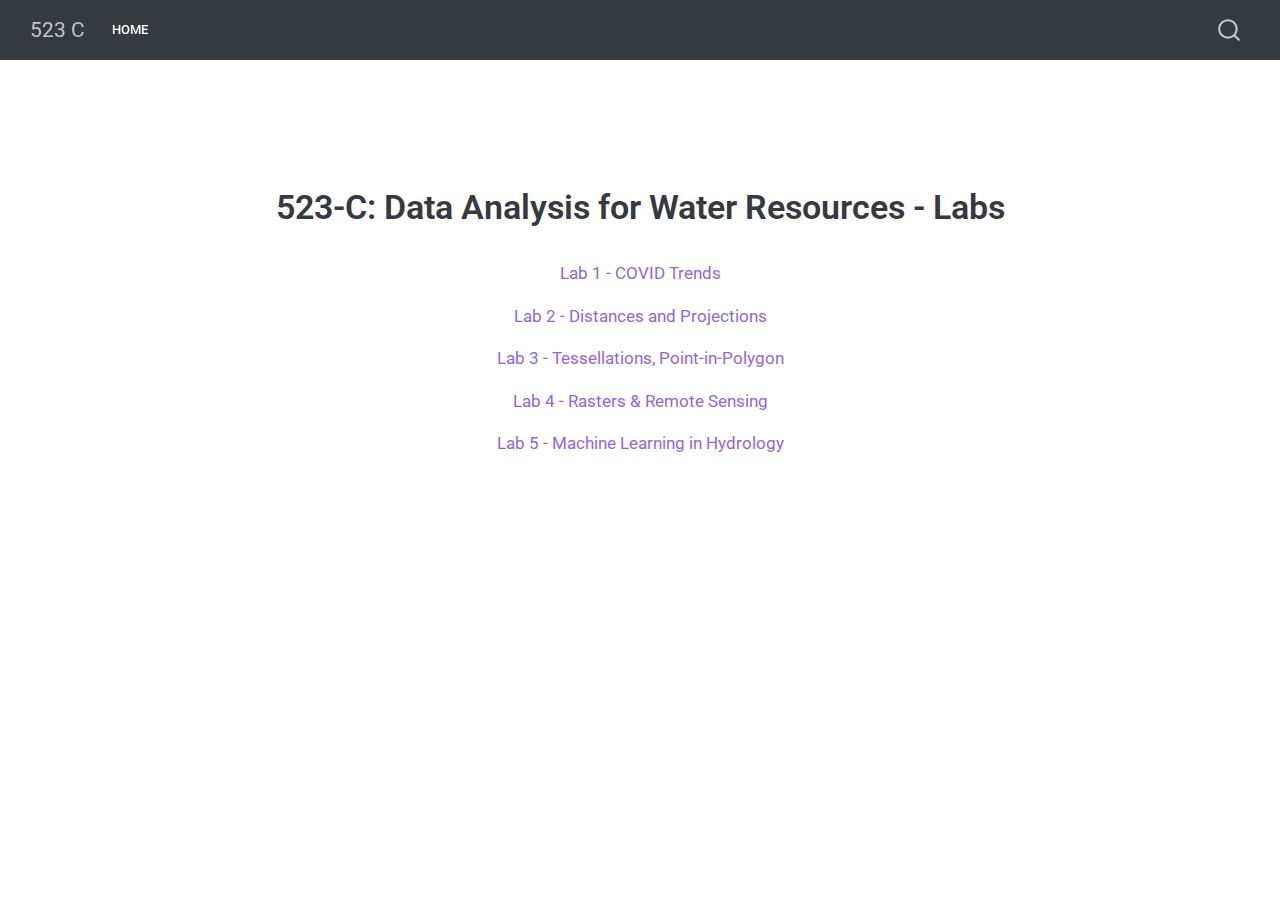
<file: docs/index.html>
<!DOCTYPE html>
<html xmlns="http://www.w3.org/1999/xhtml" lang="en" xml:lang="en"><head>

<meta charset="utf-8">
<meta name="generator" content="quarto-1.5.57">

<meta name="viewport" content="width=device-width, initial-scale=1.0, user-scalable=yes">


<title>523-C: Data Analysis for Water Resources - Labs – 523 C</title>
<style>
code{white-space: pre-wrap;}
span.smallcaps{font-variant: small-caps;}
div.columns{display: flex; gap: min(4vw, 1.5em);}
div.column{flex: auto; overflow-x: auto;}
div.hanging-indent{margin-left: 1.5em; text-indent: -1.5em;}
ul.task-list{list-style: none;}
ul.task-list li input[type="checkbox"] {
  width: 0.8em;
  margin: 0 0.8em 0.2em -1em; /* quarto-specific, see https://github.com/quarto-dev/quarto-cli/issues/4556 */ 
  vertical-align: middle;
}
</style>


<script src="site_libs/quarto-nav/quarto-nav.js"></script>
<script src="site_libs/quarto-nav/headroom.min.js"></script>
<script src="site_libs/clipboard/clipboard.min.js"></script>
<script src="site_libs/quarto-search/autocomplete.umd.js"></script>
<script src="site_libs/quarto-search/fuse.min.js"></script>
<script src="site_libs/quarto-search/quarto-search.js"></script>
<meta name="quarto:offset" content="./">
<script src="site_libs/quarto-html/quarto.js"></script>
<script src="site_libs/quarto-html/popper.min.js"></script>
<script src="site_libs/quarto-html/tippy.umd.min.js"></script>
<link href="site_libs/quarto-html/tippy.css" rel="stylesheet">
<link href="site_libs/quarto-html/quarto-syntax-highlighting.css" rel="stylesheet" id="quarto-text-highlighting-styles">
<script src="site_libs/bootstrap/bootstrap.min.js"></script>
<link href="site_libs/bootstrap/bootstrap-icons.css" rel="stylesheet">
<link href="site_libs/bootstrap/bootstrap.min.css" rel="stylesheet" id="quarto-bootstrap" data-mode="light">
<script id="quarto-search-options" type="application/json">{
  "location": "navbar",
  "copy-button": false,
  "collapse-after": 3,
  "panel-placement": "end",
  "type": "overlay",
  "limit": 50,
  "keyboard-shortcut": [
    "f",
    "/",
    "s"
  ],
  "show-item-context": false,
  "language": {
    "search-no-results-text": "No results",
    "search-matching-documents-text": "matching documents",
    "search-copy-link-title": "Copy link to search",
    "search-hide-matches-text": "Hide additional matches",
    "search-more-match-text": "more match in this document",
    "search-more-matches-text": "more matches in this document",
    "search-clear-button-title": "Clear",
    "search-text-placeholder": "",
    "search-detached-cancel-button-title": "Cancel",
    "search-submit-button-title": "Submit",
    "search-label": "Search"
  }
}</script>


<link rel="stylesheet" href="styles.css">
</head>

<body class="nav-fixed">

<div id="quarto-search-results"></div>
  <header id="quarto-header" class="headroom fixed-top">
    <nav class="navbar navbar-expand-lg " data-bs-theme="dark">
      <div class="navbar-container container-fluid">
      <div class="navbar-brand-container mx-auto">
    <a class="navbar-brand" href="./index.html">
    <span class="navbar-title">523 C</span>
    </a>
  </div>
            <div id="quarto-search" class="" title="Search"></div>
          <button class="navbar-toggler" type="button" data-bs-toggle="collapse" data-bs-target="#navbarCollapse" aria-controls="navbarCollapse" role="menu" aria-expanded="false" aria-label="Toggle navigation" onclick="if (window.quartoToggleHeadroom) { window.quartoToggleHeadroom(); }">
  <span class="navbar-toggler-icon"></span>
</button>
          <div class="collapse navbar-collapse" id="navbarCollapse">
            <ul class="navbar-nav navbar-nav-scroll me-auto">
  <li class="nav-item">
    <a class="nav-link active" href="./index.html" aria-current="page"> 
<span class="menu-text">Home</span></a>
  </li>  
</ul>
          </div> <!-- /navcollapse -->
            <div class="quarto-navbar-tools">
</div>
      </div> <!-- /container-fluid -->
    </nav>
</header>
<!-- content -->
<div id="quarto-content" class="quarto-container page-columns page-rows-contents page-layout-full page-navbar">
<!-- sidebar -->
<!-- margin-sidebar -->
    
<!-- main -->
<div class="quarto-about-jolla column-page">
 <header id="title-block-header" class="quarto-title-block default">
<div class="quarto-title">
<h1 class="title">523-C: Data Analysis for Water Resources - Labs</h1>
</div>
<div class="quarto-title-meta column-page">
  </div>
</header><main class="content column-page" id="quarto-document-content">
<p><a href="./lab-01.html">Lab 1 - COVID Trends</a></p>
<p><a href="./lab-02.html">Lab 2 - Distances and Projections</a></p>
<p><a href="./lab-03.html">Lab 3 - Tessellations, Point-in-Polygon</a></p>
<p><a href="./lab-04.html">Lab 4 - Rasters &amp; Remote Sensing</a></p>
<p><a href="./lab-05.html">Lab 5 - Machine Learning in Hydrology</a></p>


</main>  
</div>
 <!-- /main -->
<script id="quarto-html-after-body" type="application/javascript">
window.document.addEventListener("DOMContentLoaded", function (event) {
  const toggleBodyColorMode = (bsSheetEl) => {
    const mode = bsSheetEl.getAttribute("data-mode");
    const bodyEl = window.document.querySelector("body");
    if (mode === "dark") {
      bodyEl.classList.add("quarto-dark");
      bodyEl.classList.remove("quarto-light");
    } else {
      bodyEl.classList.add("quarto-light");
      bodyEl.classList.remove("quarto-dark");
    }
  }
  const toggleBodyColorPrimary = () => {
    const bsSheetEl = window.document.querySelector("link#quarto-bootstrap");
    if (bsSheetEl) {
      toggleBodyColorMode(bsSheetEl);
    }
  }
  toggleBodyColorPrimary();  
  const isCodeAnnotation = (el) => {
    for (const clz of el.classList) {
      if (clz.startsWith('code-annotation-')) {                     
        return true;
      }
    }
    return false;
  }
  const onCopySuccess = function(e) {
    // button target
    const button = e.trigger;
    // don't keep focus
    button.blur();
    // flash "checked"
    button.classList.add('code-copy-button-checked');
    var currentTitle = button.getAttribute("title");
    button.setAttribute("title", "Copied!");
    let tooltip;
    if (window.bootstrap) {
      button.setAttribute("data-bs-toggle", "tooltip");
      button.setAttribute("data-bs-placement", "left");
      button.setAttribute("data-bs-title", "Copied!");
      tooltip = new bootstrap.Tooltip(button, 
        { trigger: "manual", 
          customClass: "code-copy-button-tooltip",
          offset: [0, -8]});
      tooltip.show();    
    }
    setTimeout(function() {
      if (tooltip) {
        tooltip.hide();
        button.removeAttribute("data-bs-title");
        button.removeAttribute("data-bs-toggle");
        button.removeAttribute("data-bs-placement");
      }
      button.setAttribute("title", currentTitle);
      button.classList.remove('code-copy-button-checked');
    }, 1000);
    // clear code selection
    e.clearSelection();
  }
  const getTextToCopy = function(trigger) {
      const codeEl = trigger.previousElementSibling.cloneNode(true);
      for (const childEl of codeEl.children) {
        if (isCodeAnnotation(childEl)) {
          childEl.remove();
        }
      }
      return codeEl.innerText;
  }
  const clipboard = new window.ClipboardJS('.code-copy-button:not([data-in-quarto-modal])', {
    text: getTextToCopy
  });
  clipboard.on('success', onCopySuccess);
  if (window.document.getElementById('quarto-embedded-source-code-modal')) {
    // For code content inside modals, clipBoardJS needs to be initialized with a container option
    // TODO: Check when it could be a function (https://github.com/zenorocha/clipboard.js/issues/860)
    const clipboardModal = new window.ClipboardJS('.code-copy-button[data-in-quarto-modal]', {
      text: getTextToCopy,
      container: window.document.getElementById('quarto-embedded-source-code-modal')
    });
    clipboardModal.on('success', onCopySuccess);
  }
    var localhostRegex = new RegExp(/^(?:http|https):\/\/localhost\:?[0-9]*\//);
    var mailtoRegex = new RegExp(/^mailto:/);
      var filterRegex = new RegExp('/' + window.location.host + '/');
    var isInternal = (href) => {
        return filterRegex.test(href) || localhostRegex.test(href) || mailtoRegex.test(href);
    }
    // Inspect non-navigation links and adorn them if external
 	var links = window.document.querySelectorAll('a[href]:not(.nav-link):not(.navbar-brand):not(.toc-action):not(.sidebar-link):not(.sidebar-item-toggle):not(.pagination-link):not(.no-external):not([aria-hidden]):not(.dropdown-item):not(.quarto-navigation-tool):not(.about-link)');
    for (var i=0; i<links.length; i++) {
      const link = links[i];
      if (!isInternal(link.href)) {
        // undo the damage that might have been done by quarto-nav.js in the case of
        // links that we want to consider external
        if (link.dataset.originalHref !== undefined) {
          link.href = link.dataset.originalHref;
        }
      }
    }
  function tippyHover(el, contentFn, onTriggerFn, onUntriggerFn) {
    const config = {
      allowHTML: true,
      maxWidth: 500,
      delay: 100,
      arrow: false,
      appendTo: function(el) {
          return el.parentElement;
      },
      interactive: true,
      interactiveBorder: 10,
      theme: 'quarto',
      placement: 'bottom-start',
    };
    if (contentFn) {
      config.content = contentFn;
    }
    if (onTriggerFn) {
      config.onTrigger = onTriggerFn;
    }
    if (onUntriggerFn) {
      config.onUntrigger = onUntriggerFn;
    }
    window.tippy(el, config); 
  }
  const noterefs = window.document.querySelectorAll('a[role="doc-noteref"]');
  for (var i=0; i<noterefs.length; i++) {
    const ref = noterefs[i];
    tippyHover(ref, function() {
      // use id or data attribute instead here
      let href = ref.getAttribute('data-footnote-href') || ref.getAttribute('href');
      try { href = new URL(href).hash; } catch {}
      const id = href.replace(/^#\/?/, "");
      const note = window.document.getElementById(id);
      if (note) {
        return note.innerHTML;
      } else {
        return "";
      }
    });
  }
  const xrefs = window.document.querySelectorAll('a.quarto-xref');
  const processXRef = (id, note) => {
    // Strip column container classes
    const stripColumnClz = (el) => {
      el.classList.remove("page-full", "page-columns");
      if (el.children) {
        for (const child of el.children) {
          stripColumnClz(child);
        }
      }
    }
    stripColumnClz(note)
    if (id === null || id.startsWith('sec-')) {
      // Special case sections, only their first couple elements
      const container = document.createElement("div");
      if (note.children && note.children.length > 2) {
        container.appendChild(note.children[0].cloneNode(true));
        for (let i = 1; i < note.children.length; i++) {
          const child = note.children[i];
          if (child.tagName === "P" && child.innerText === "") {
            continue;
          } else {
            container.appendChild(child.cloneNode(true));
            break;
          }
        }
        if (window.Quarto?.typesetMath) {
          window.Quarto.typesetMath(container);
        }
        return container.innerHTML
      } else {
        if (window.Quarto?.typesetMath) {
          window.Quarto.typesetMath(note);
        }
        return note.innerHTML;
      }
    } else {
      // Remove any anchor links if they are present
      const anchorLink = note.querySelector('a.anchorjs-link');
      if (anchorLink) {
        anchorLink.remove();
      }
      if (window.Quarto?.typesetMath) {
        window.Quarto.typesetMath(note);
      }
      // TODO in 1.5, we should make sure this works without a callout special case
      if (note.classList.contains("callout")) {
        return note.outerHTML;
      } else {
        return note.innerHTML;
      }
    }
  }
  for (var i=0; i<xrefs.length; i++) {
    const xref = xrefs[i];
    tippyHover(xref, undefined, function(instance) {
      instance.disable();
      let url = xref.getAttribute('href');
      let hash = undefined; 
      if (url.startsWith('#')) {
        hash = url;
      } else {
        try { hash = new URL(url).hash; } catch {}
      }
      if (hash) {
        const id = hash.replace(/^#\/?/, "");
        const note = window.document.getElementById(id);
        if (note !== null) {
          try {
            const html = processXRef(id, note.cloneNode(true));
            instance.setContent(html);
          } finally {
            instance.enable();
            instance.show();
          }
        } else {
          // See if we can fetch this
          fetch(url.split('#')[0])
          .then(res => res.text())
          .then(html => {
            const parser = new DOMParser();
            const htmlDoc = parser.parseFromString(html, "text/html");
            const note = htmlDoc.getElementById(id);
            if (note !== null) {
              const html = processXRef(id, note);
              instance.setContent(html);
            } 
          }).finally(() => {
            instance.enable();
            instance.show();
          });
        }
      } else {
        // See if we can fetch a full url (with no hash to target)
        // This is a special case and we should probably do some content thinning / targeting
        fetch(url)
        .then(res => res.text())
        .then(html => {
          const parser = new DOMParser();
          const htmlDoc = parser.parseFromString(html, "text/html");
          const note = htmlDoc.querySelector('main.content');
          if (note !== null) {
            // This should only happen for chapter cross references
            // (since there is no id in the URL)
            // remove the first header
            if (note.children.length > 0 && note.children[0].tagName === "HEADER") {
              note.children[0].remove();
            }
            const html = processXRef(null, note);
            instance.setContent(html);
          } 
        }).finally(() => {
          instance.enable();
          instance.show();
        });
      }
    }, function(instance) {
    });
  }
      let selectedAnnoteEl;
      const selectorForAnnotation = ( cell, annotation) => {
        let cellAttr = 'data-code-cell="' + cell + '"';
        let lineAttr = 'data-code-annotation="' +  annotation + '"';
        const selector = 'span[' + cellAttr + '][' + lineAttr + ']';
        return selector;
      }
      const selectCodeLines = (annoteEl) => {
        const doc = window.document;
        const targetCell = annoteEl.getAttribute("data-target-cell");
        const targetAnnotation = annoteEl.getAttribute("data-target-annotation");
        const annoteSpan = window.document.querySelector(selectorForAnnotation(targetCell, targetAnnotation));
        const lines = annoteSpan.getAttribute("data-code-lines").split(",");
        const lineIds = lines.map((line) => {
          return targetCell + "-" + line;
        })
        let top = null;
        let height = null;
        let parent = null;
        if (lineIds.length > 0) {
            //compute the position of the single el (top and bottom and make a div)
            const el = window.document.getElementById(lineIds[0]);
            top = el.offsetTop;
            height = el.offsetHeight;
            parent = el.parentElement.parentElement;
          if (lineIds.length > 1) {
            const lastEl = window.document.getElementById(lineIds[lineIds.length - 1]);
            const bottom = lastEl.offsetTop + lastEl.offsetHeight;
            height = bottom - top;
          }
          if (top !== null && height !== null && parent !== null) {
            // cook up a div (if necessary) and position it 
            let div = window.document.getElementById("code-annotation-line-highlight");
            if (div === null) {
              div = window.document.createElement("div");
              div.setAttribute("id", "code-annotation-line-highlight");
              div.style.position = 'absolute';
              parent.appendChild(div);
            }
            div.style.top = top - 2 + "px";
            div.style.height = height + 4 + "px";
            div.style.left = 0;
            let gutterDiv = window.document.getElementById("code-annotation-line-highlight-gutter");
            if (gutterDiv === null) {
              gutterDiv = window.document.createElement("div");
              gutterDiv.setAttribute("id", "code-annotation-line-highlight-gutter");
              gutterDiv.style.position = 'absolute';
              const codeCell = window.document.getElementById(targetCell);
              const gutter = codeCell.querySelector('.code-annotation-gutter');
              gutter.appendChild(gutterDiv);
            }
            gutterDiv.style.top = top - 2 + "px";
            gutterDiv.style.height = height + 4 + "px";
          }
          selectedAnnoteEl = annoteEl;
        }
      };
      const unselectCodeLines = () => {
        const elementsIds = ["code-annotation-line-highlight", "code-annotation-line-highlight-gutter"];
        elementsIds.forEach((elId) => {
          const div = window.document.getElementById(elId);
          if (div) {
            div.remove();
          }
        });
        selectedAnnoteEl = undefined;
      };
        // Handle positioning of the toggle
    window.addEventListener(
      "resize",
      throttle(() => {
        elRect = undefined;
        if (selectedAnnoteEl) {
          selectCodeLines(selectedAnnoteEl);
        }
      }, 10)
    );
    function throttle(fn, ms) {
    let throttle = false;
    let timer;
      return (...args) => {
        if(!throttle) { // first call gets through
            fn.apply(this, args);
            throttle = true;
        } else { // all the others get throttled
            if(timer) clearTimeout(timer); // cancel #2
            timer = setTimeout(() => {
              fn.apply(this, args);
              timer = throttle = false;
            }, ms);
        }
      };
    }
      // Attach click handler to the DT
      const annoteDls = window.document.querySelectorAll('dt[data-target-cell]');
      for (const annoteDlNode of annoteDls) {
        annoteDlNode.addEventListener('click', (event) => {
          const clickedEl = event.target;
          if (clickedEl !== selectedAnnoteEl) {
            unselectCodeLines();
            const activeEl = window.document.querySelector('dt[data-target-cell].code-annotation-active');
            if (activeEl) {
              activeEl.classList.remove('code-annotation-active');
            }
            selectCodeLines(clickedEl);
            clickedEl.classList.add('code-annotation-active');
          } else {
            // Unselect the line
            unselectCodeLines();
            clickedEl.classList.remove('code-annotation-active');
          }
        });
      }
  const findCites = (el) => {
    const parentEl = el.parentElement;
    if (parentEl) {
      const cites = parentEl.dataset.cites;
      if (cites) {
        return {
          el,
          cites: cites.split(' ')
        };
      } else {
        return findCites(el.parentElement)
      }
    } else {
      return undefined;
    }
  };
  var bibliorefs = window.document.querySelectorAll('a[role="doc-biblioref"]');
  for (var i=0; i<bibliorefs.length; i++) {
    const ref = bibliorefs[i];
    const citeInfo = findCites(ref);
    if (citeInfo) {
      tippyHover(citeInfo.el, function() {
        var popup = window.document.createElement('div');
        citeInfo.cites.forEach(function(cite) {
          var citeDiv = window.document.createElement('div');
          citeDiv.classList.add('hanging-indent');
          citeDiv.classList.add('csl-entry');
          var biblioDiv = window.document.getElementById('ref-' + cite);
          if (biblioDiv) {
            citeDiv.innerHTML = biblioDiv.innerHTML;
          }
          popup.appendChild(citeDiv);
        });
        return popup.innerHTML;
      });
    }
  }
});
</script>
</div> <!-- /content -->




</body></html>
</file>
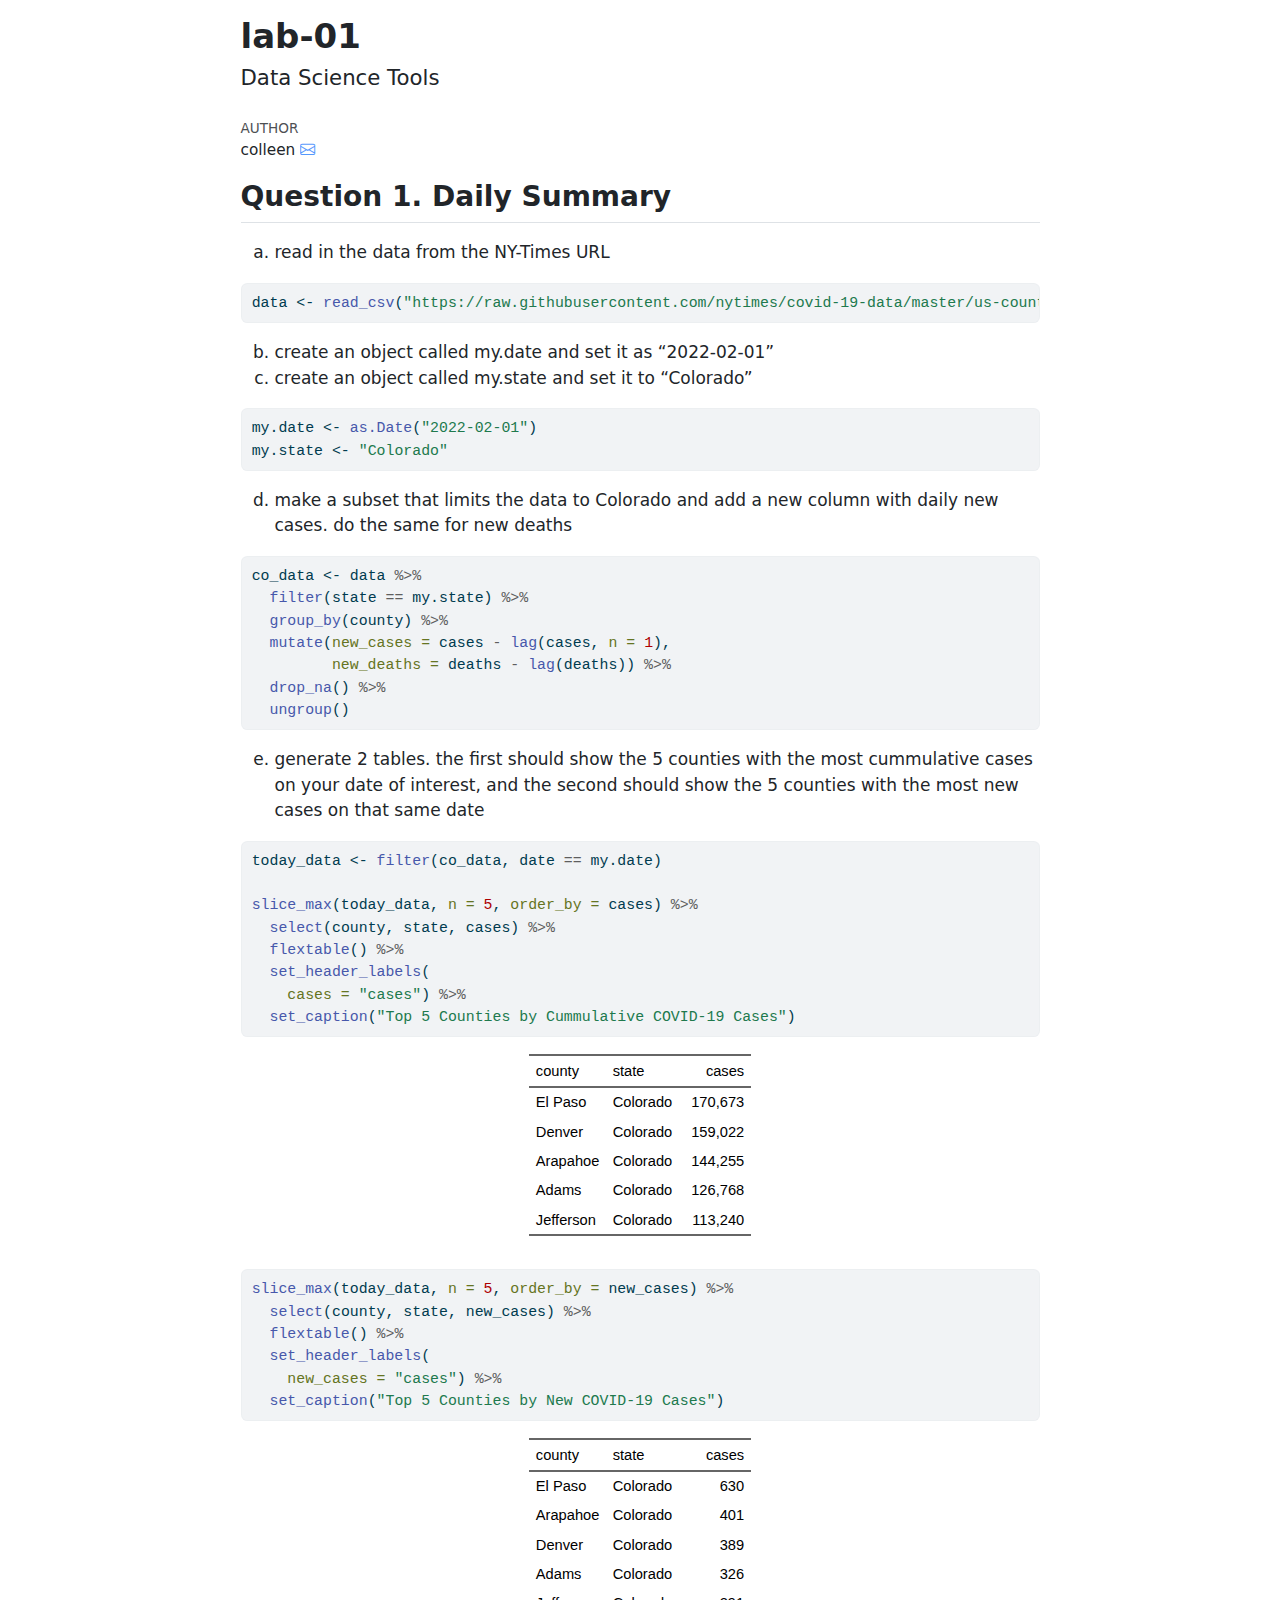
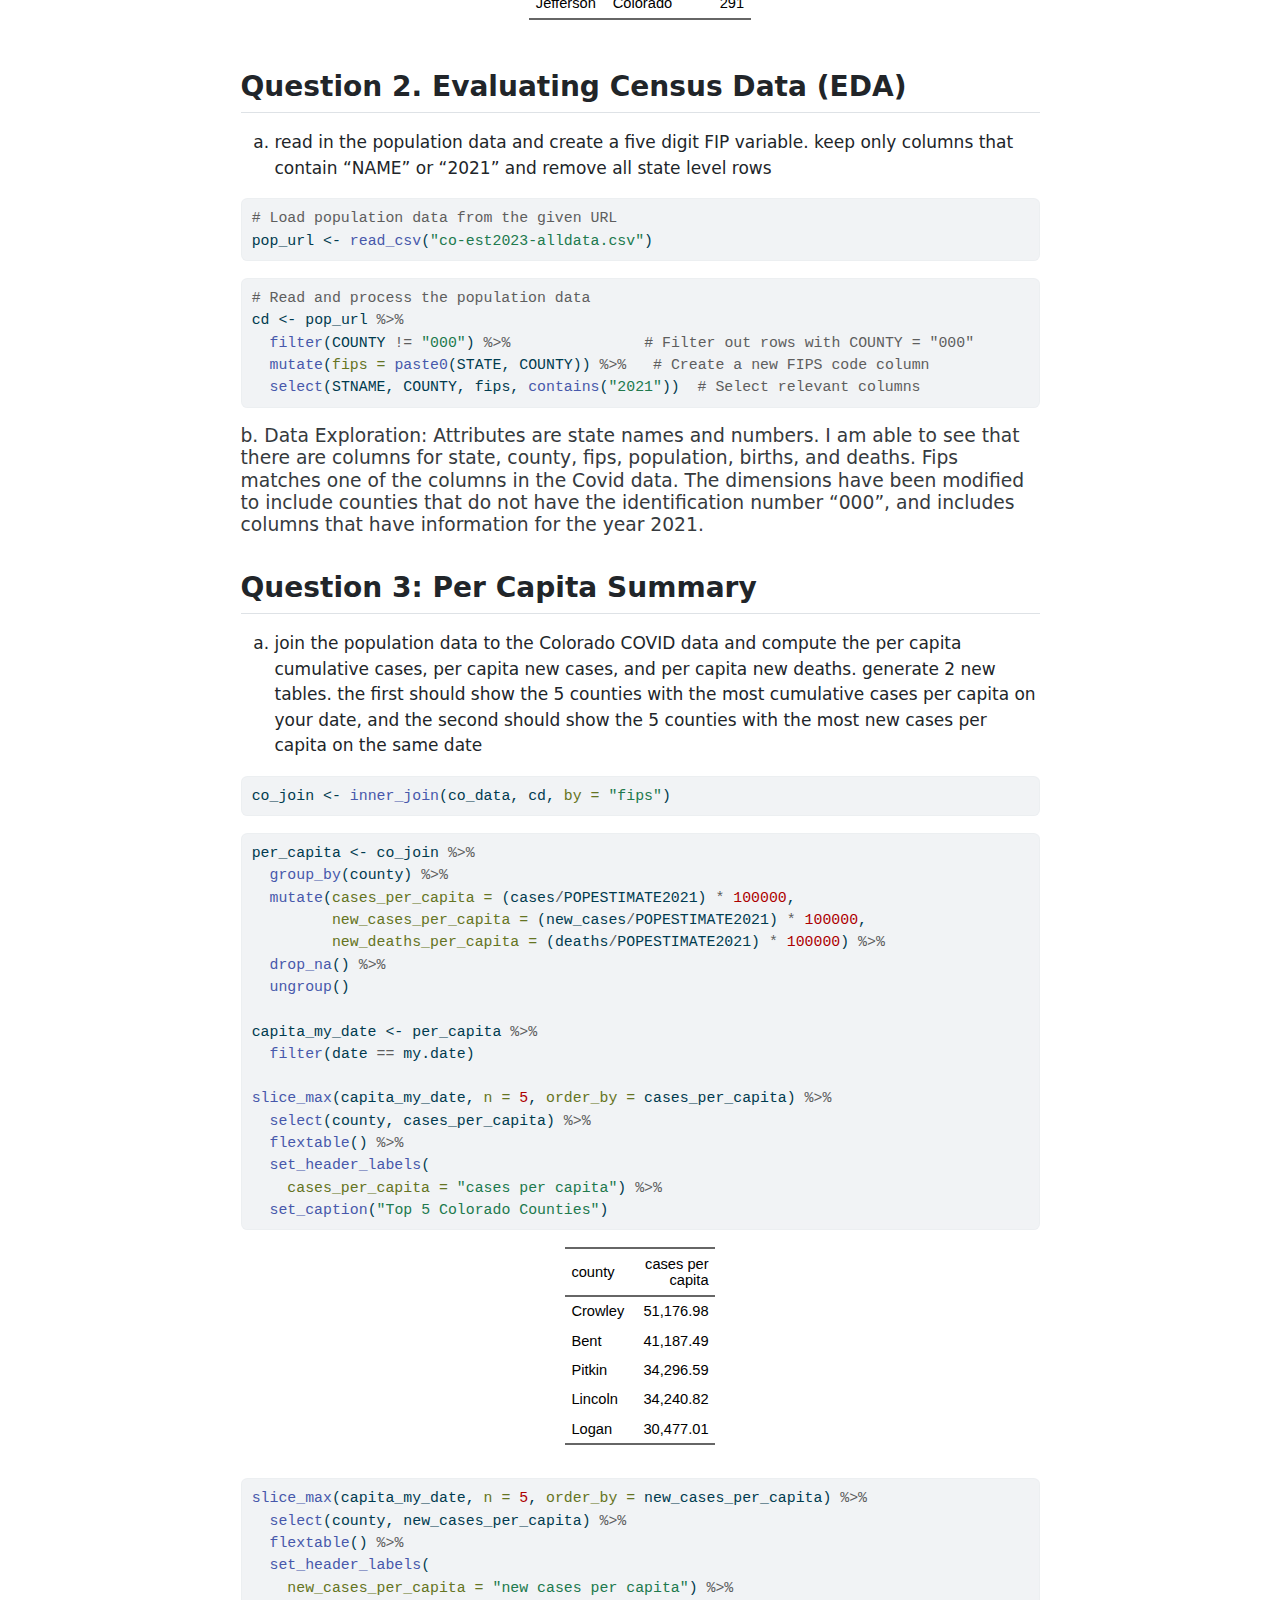
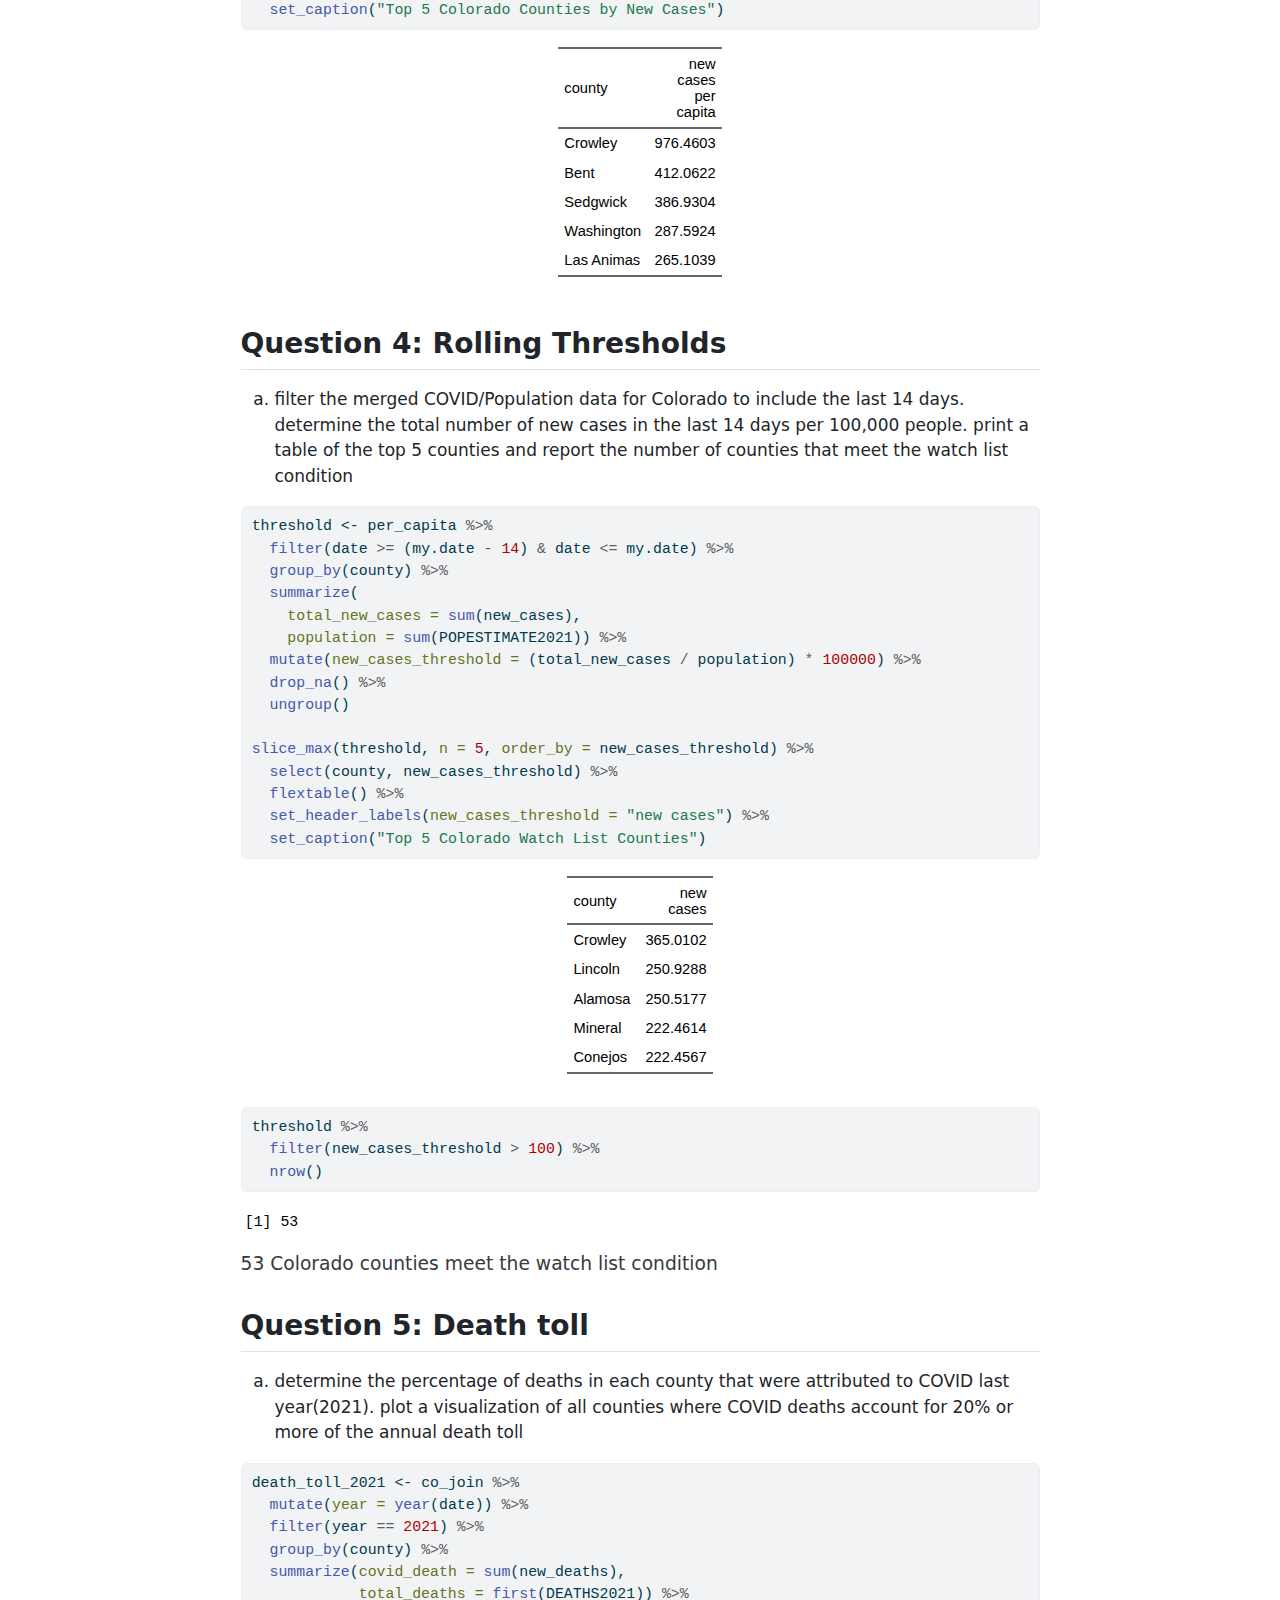
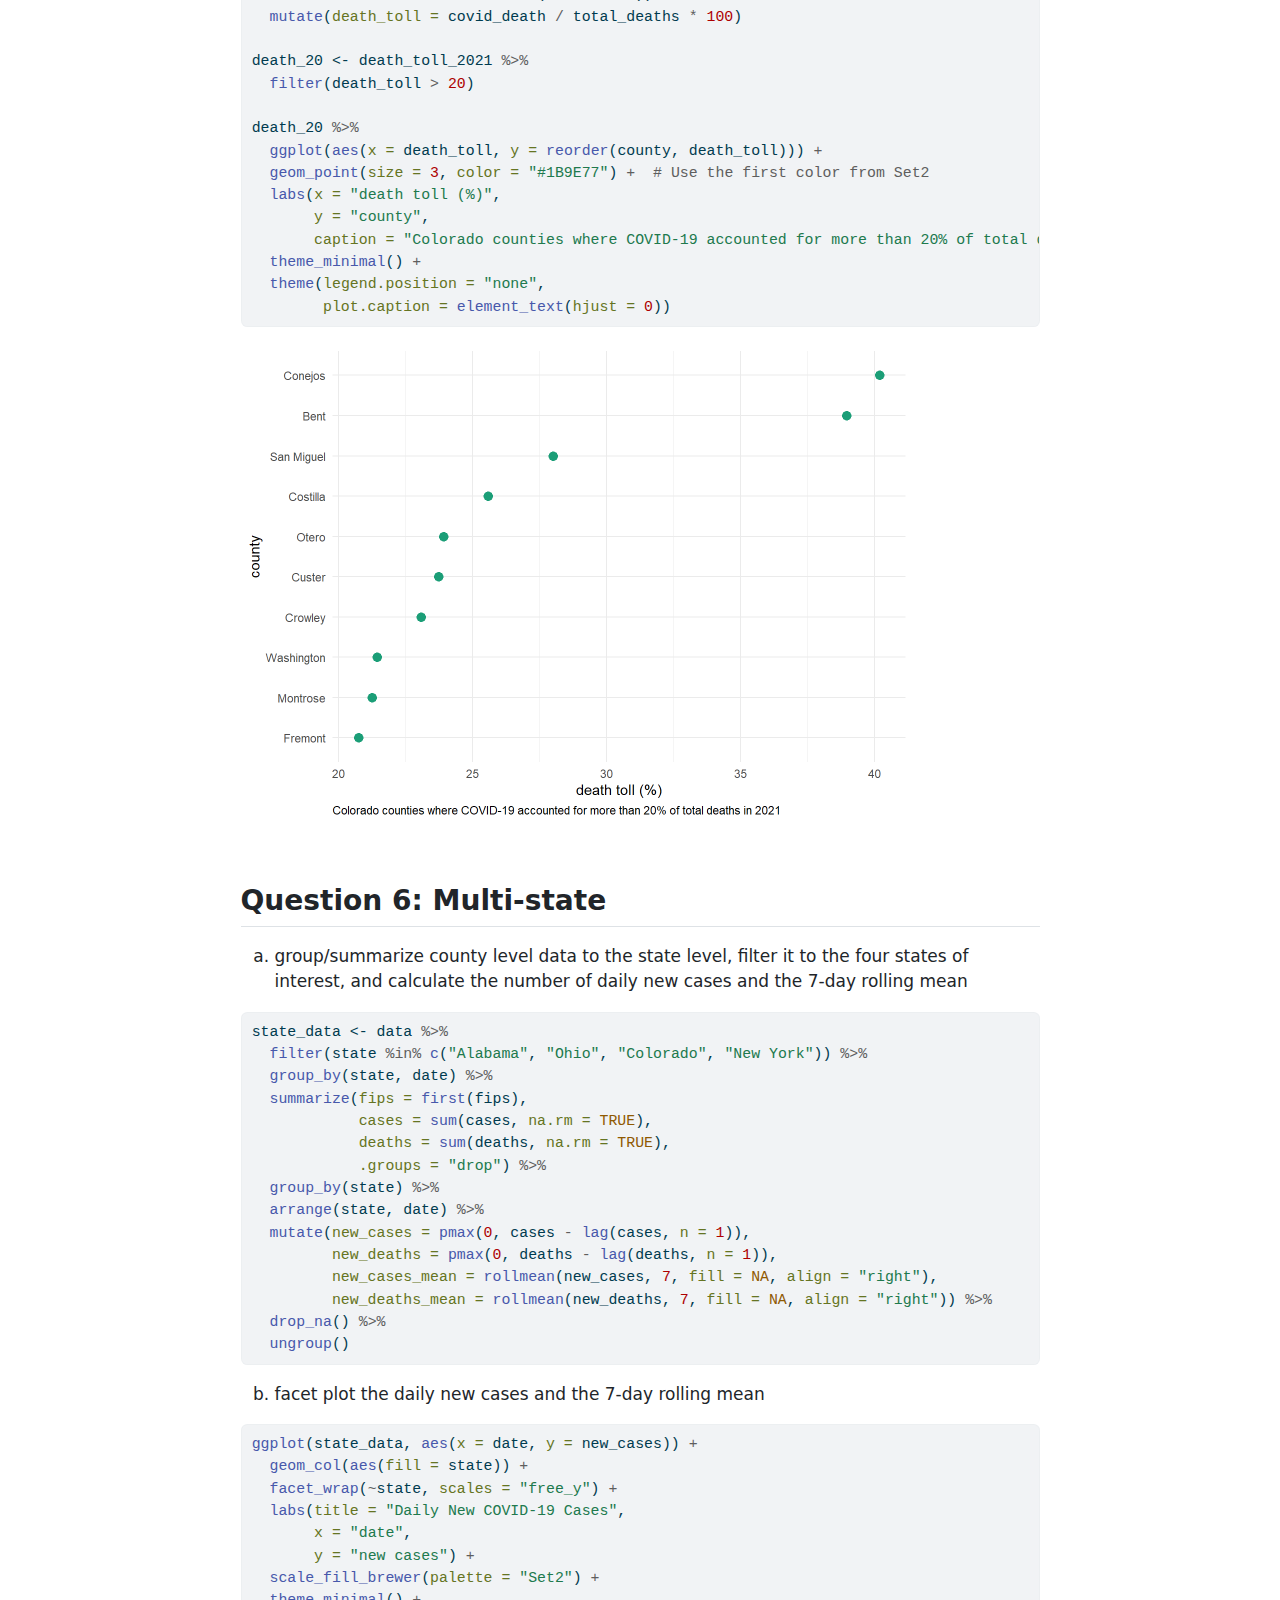
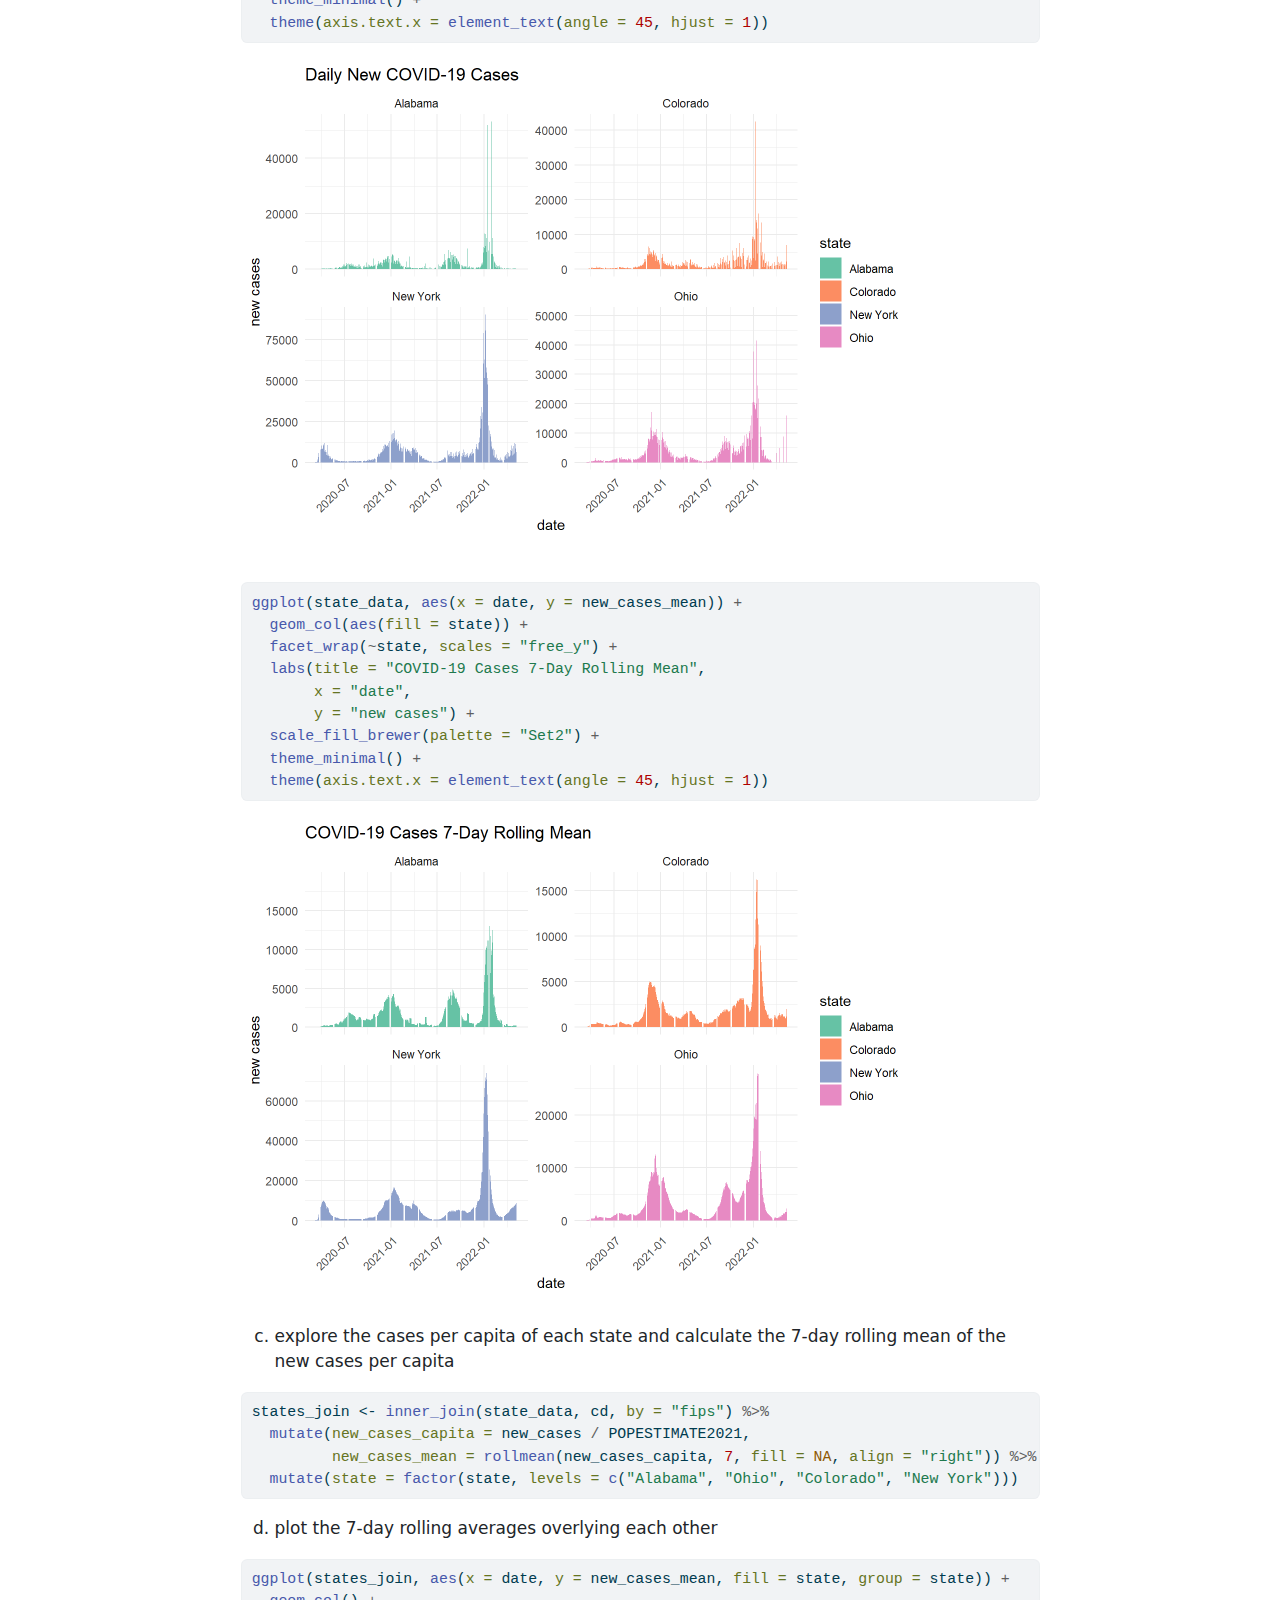
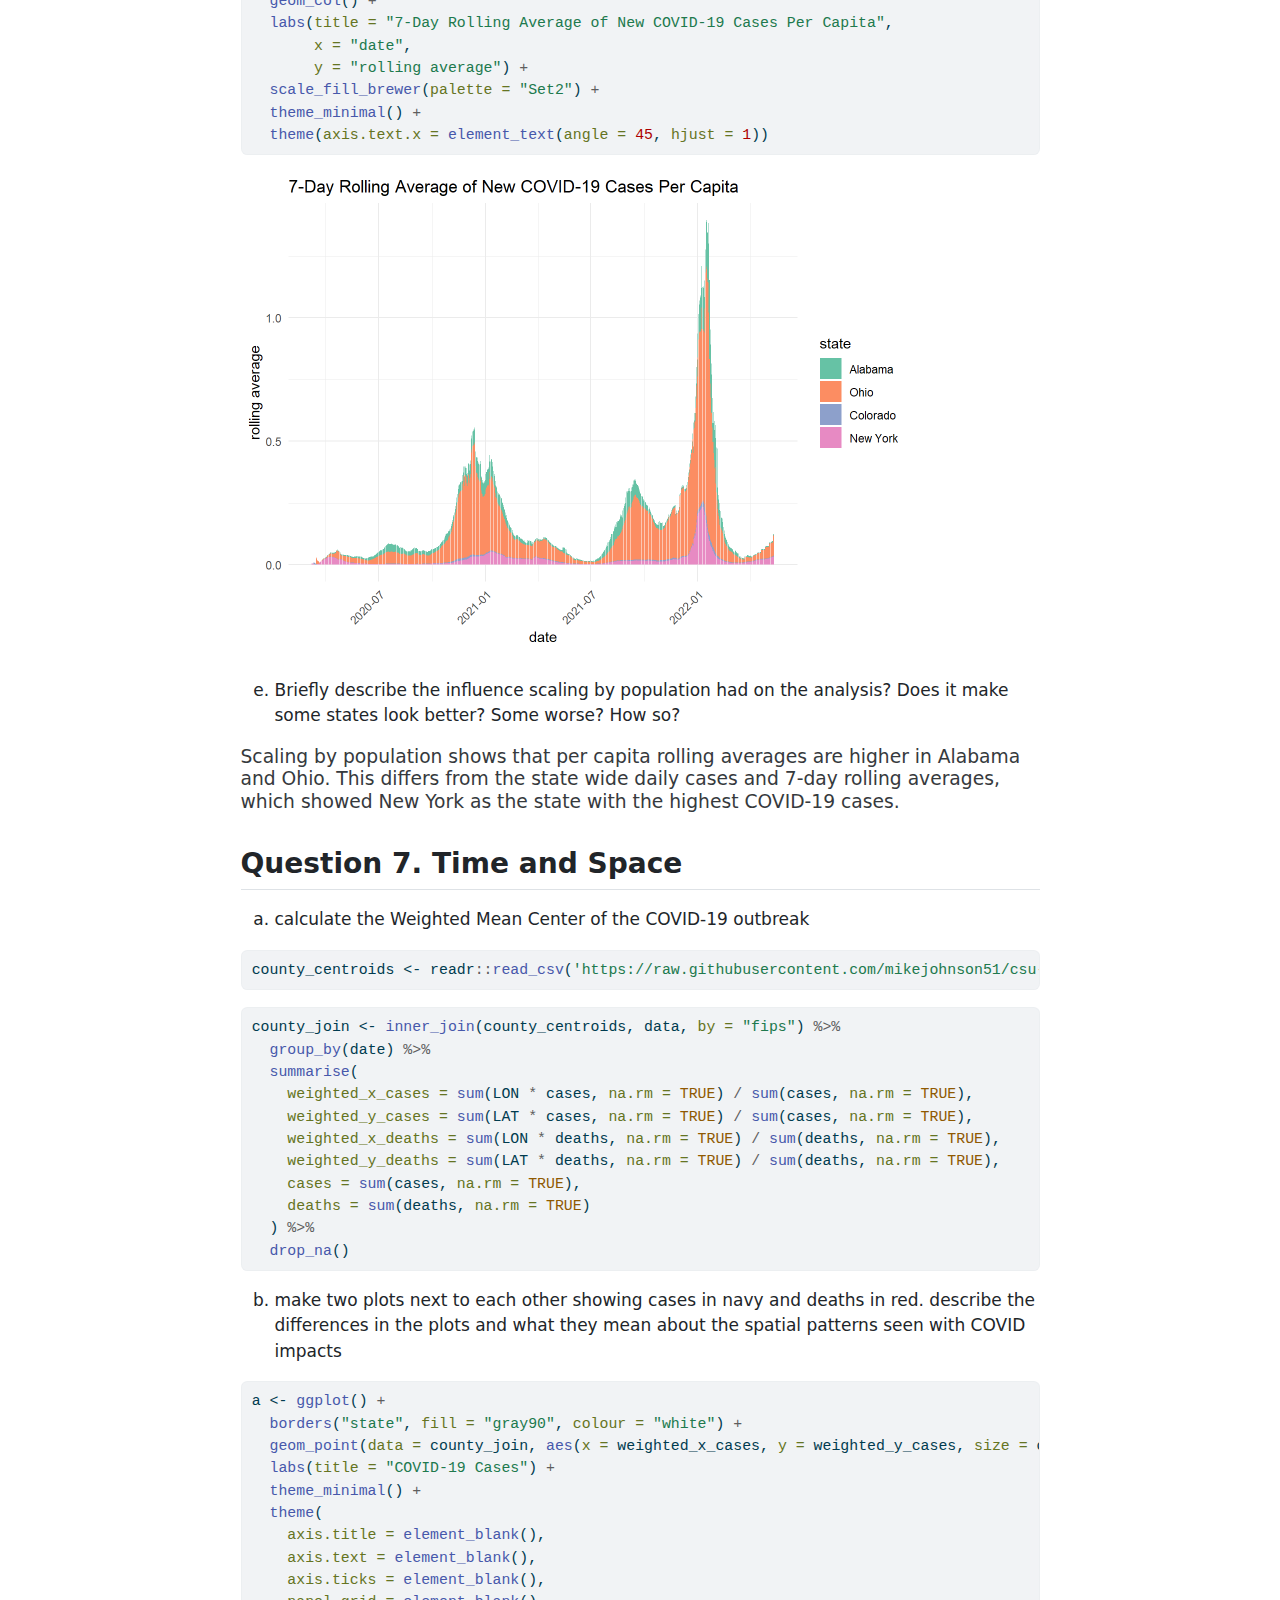
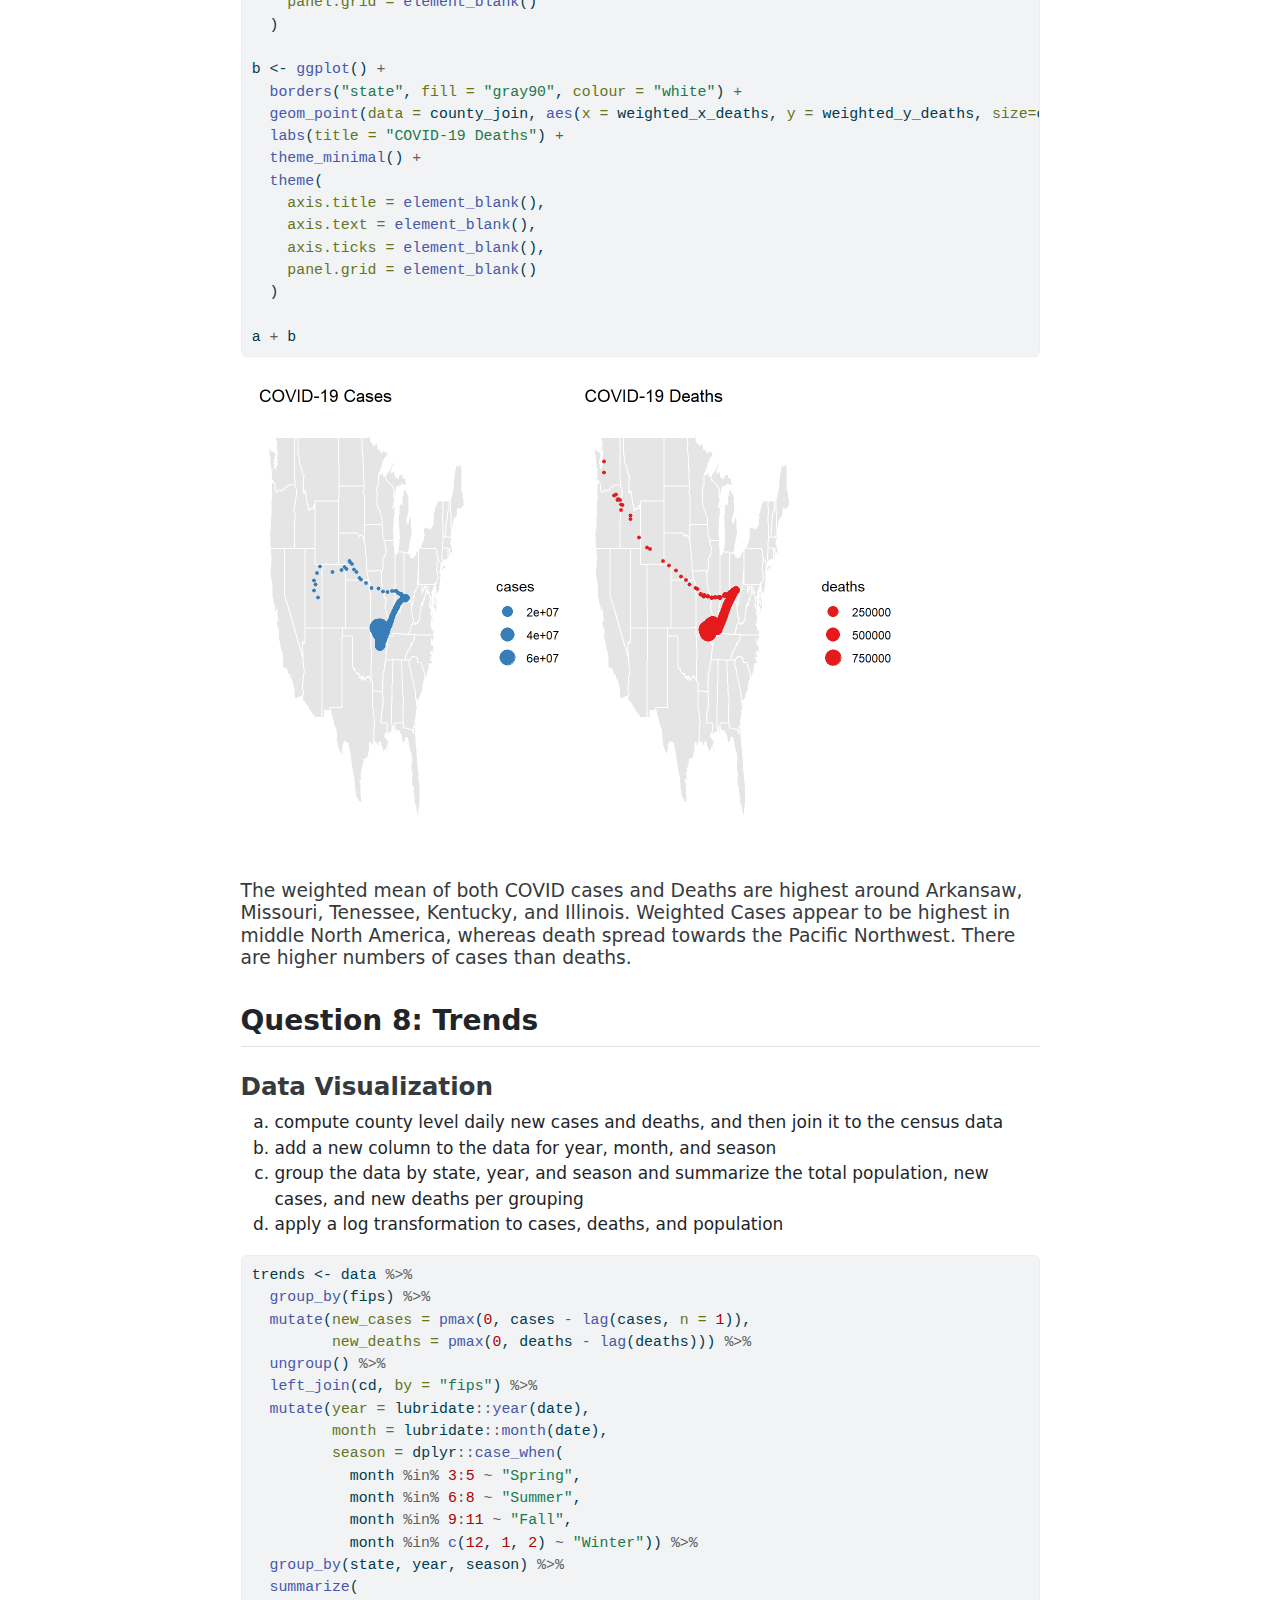
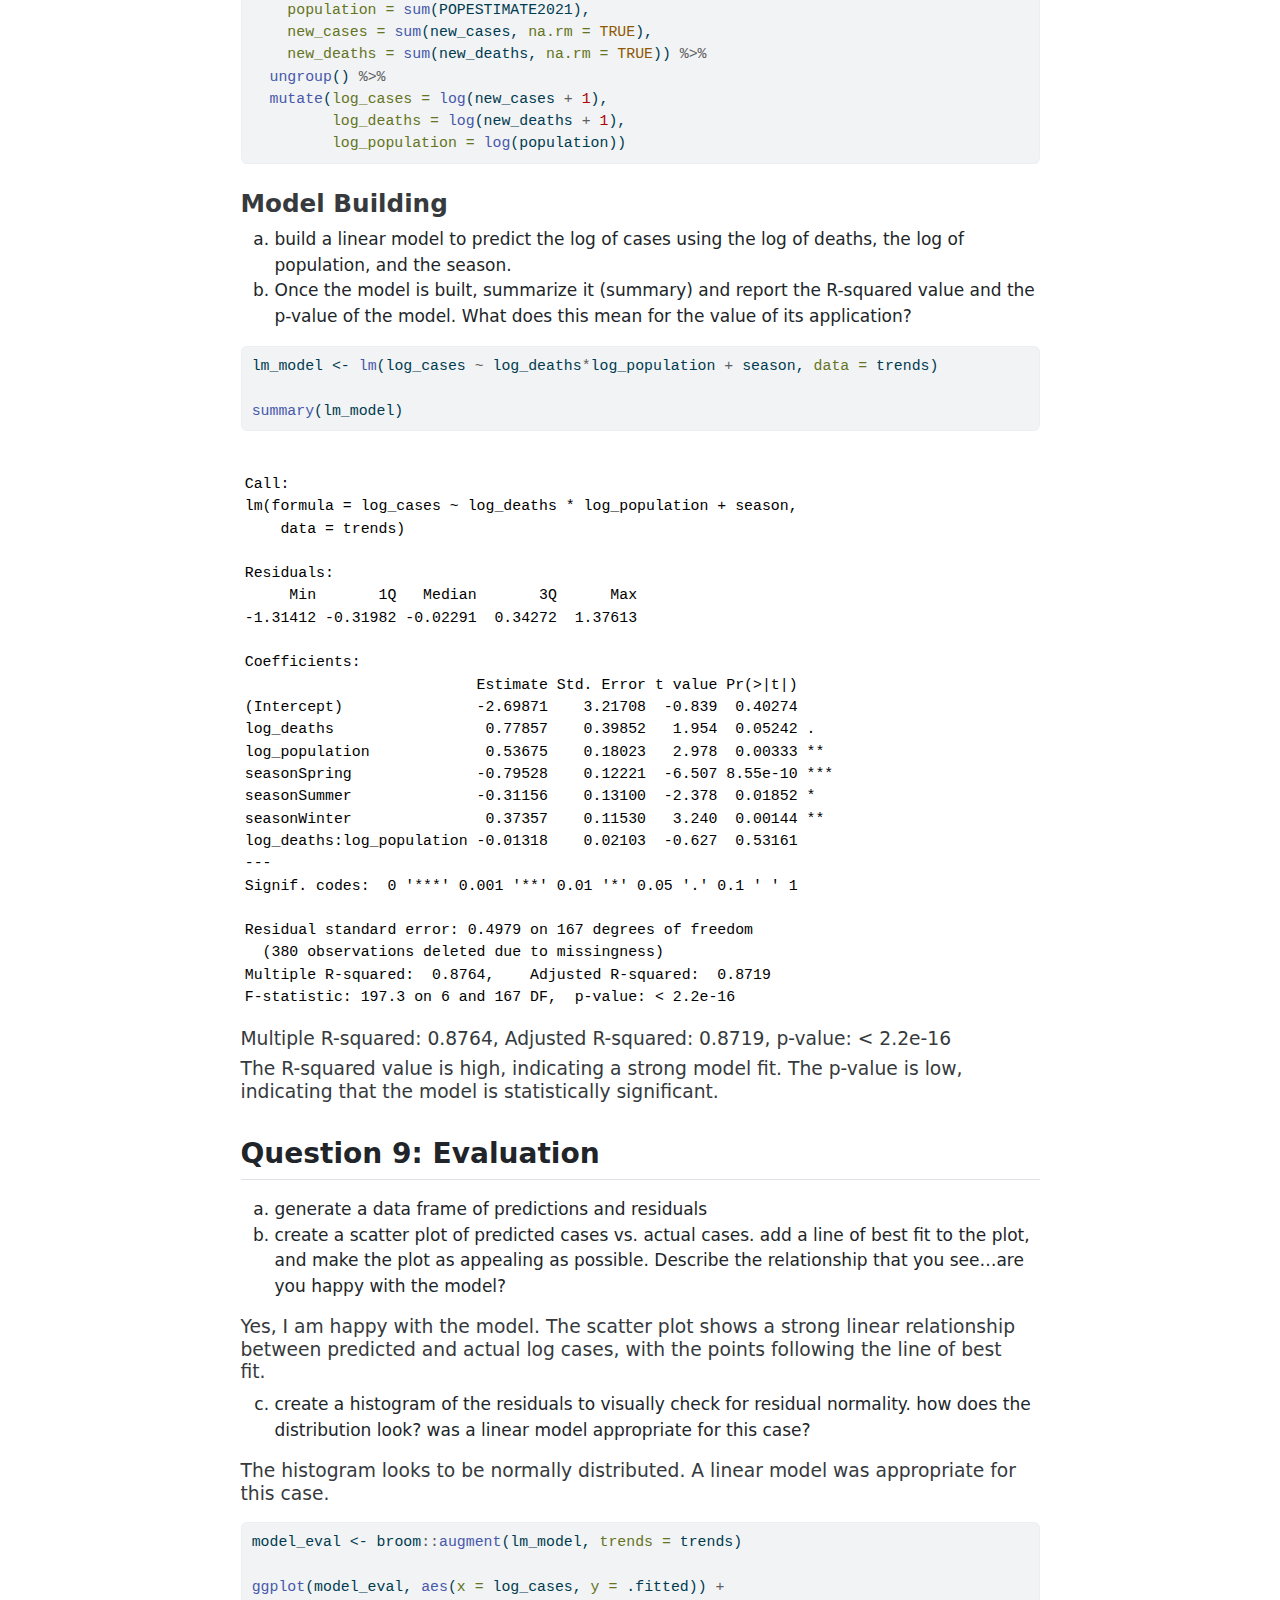
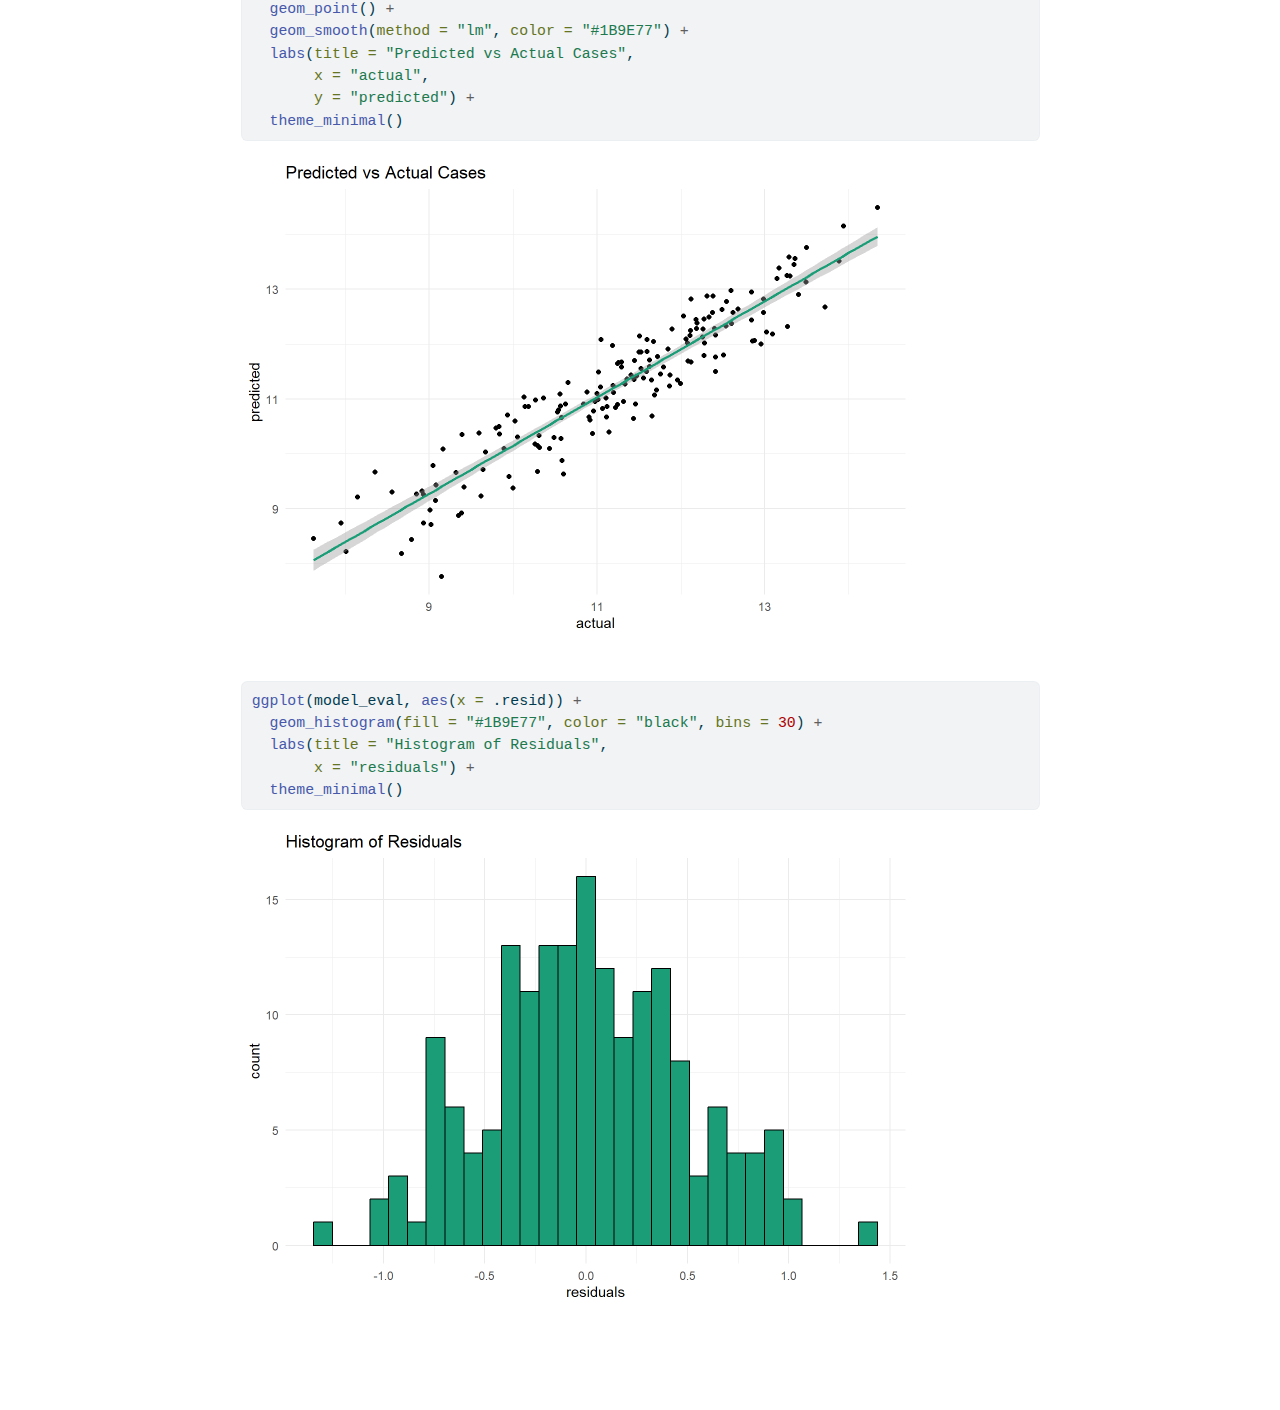
<file: lab-01.html>
<!DOCTYPE html>
<html xmlns="http://www.w3.org/1999/xhtml" lang="en" xml:lang="en"><head>

<meta charset="utf-8">
<meta name="generator" content="quarto-1.5.57">

<meta name="viewport" content="width=device-width, initial-scale=1.0, user-scalable=yes">

<meta name="author" content="colleen">

<title>lab-01</title>
<style>
code{white-space: pre-wrap;}
span.smallcaps{font-variant: small-caps;}
div.columns{display: flex; gap: min(4vw, 1.5em);}
div.column{flex: auto; overflow-x: auto;}
div.hanging-indent{margin-left: 1.5em; text-indent: -1.5em;}
ul.task-list{list-style: none;}
ul.task-list li input[type="checkbox"] {
  width: 0.8em;
  margin: 0 0.8em 0.2em -1em; /* quarto-specific, see https://github.com/quarto-dev/quarto-cli/issues/4556 */ 
  vertical-align: middle;
}
/* CSS for syntax highlighting */
pre > code.sourceCode { white-space: pre; position: relative; }
pre > code.sourceCode > span { line-height: 1.25; }
pre > code.sourceCode > span:empty { height: 1.2em; }
.sourceCode { overflow: visible; }
code.sourceCode > span { color: inherit; text-decoration: inherit; }
div.sourceCode { margin: 1em 0; }
pre.sourceCode { margin: 0; }
@media screen {
div.sourceCode { overflow: auto; }
}
@media print {
pre > code.sourceCode { white-space: pre-wrap; }
pre > code.sourceCode > span { display: inline-block; text-indent: -5em; padding-left: 5em; }
}
pre.numberSource code
  { counter-reset: source-line 0; }
pre.numberSource code > span
  { position: relative; left: -4em; counter-increment: source-line; }
pre.numberSource code > span > a:first-child::before
  { content: counter(source-line);
    position: relative; left: -1em; text-align: right; vertical-align: baseline;
    border: none; display: inline-block;
    -webkit-touch-callout: none; -webkit-user-select: none;
    -khtml-user-select: none; -moz-user-select: none;
    -ms-user-select: none; user-select: none;
    padding: 0 4px; width: 4em;
  }
pre.numberSource { margin-left: 3em;  padding-left: 4px; }
div.sourceCode
  {   }
@media screen {
pre > code.sourceCode > span > a:first-child::before { text-decoration: underline; }
}
</style>


<script src="lab-01_files/libs/clipboard/clipboard.min.js"></script>
<script src="lab-01_files/libs/quarto-html/quarto.js"></script>
<script src="lab-01_files/libs/quarto-html/popper.min.js"></script>
<script src="lab-01_files/libs/quarto-html/tippy.umd.min.js"></script>
<script src="lab-01_files/libs/quarto-html/anchor.min.js"></script>
<link href="lab-01_files/libs/quarto-html/tippy.css" rel="stylesheet">
<link href="lab-01_files/libs/quarto-html/quarto-syntax-highlighting.css" rel="stylesheet" id="quarto-text-highlighting-styles">
<script src="lab-01_files/libs/bootstrap/bootstrap.min.js"></script>
<link href="lab-01_files/libs/bootstrap/bootstrap-icons.css" rel="stylesheet">
<link href="lab-01_files/libs/bootstrap/bootstrap.min.css" rel="stylesheet" id="quarto-bootstrap" data-mode="light">
<link href="lab-01_files/libs/tabwid-1.1.3/tabwid.css" rel="stylesheet">

<script src="lab-01_files/libs/tabwid-1.1.3/tabwid.js"></script>



</head>

<body class="fullcontent">

<div id="quarto-content" class="page-columns page-rows-contents page-layout-article">

<main class="content" id="quarto-document-content">

<header id="title-block-header" class="quarto-title-block default">
<div class="quarto-title">
<h1 class="title">lab-01</h1>
<p class="subtitle lead">Data Science Tools</p>
</div>



<div class="quarto-title-meta">

    <div>
    <div class="quarto-title-meta-heading">Author</div>
    <div class="quarto-title-meta-contents">
             <p>colleen <a href="mailto:hoskinscolleen@gmail.com" class="quarto-title-author-email"><i class="bi bi-envelope"></i></a> </p>
          </div>
  </div>
    
  
    
  </div>
  


</header>


<section id="question-1.-daily-summary" class="level2">
<h2 class="anchored" data-anchor-id="question-1.-daily-summary">Question 1. Daily Summary</h2>
<ol type="a">
<li>read in the data from the NY-Times URL</li>
</ol>
<div class="cell">
<div class="sourceCode cell-code" id="cb1"><pre class="sourceCode r code-with-copy"><code class="sourceCode r"><span id="cb1-1"><a href="#cb1-1" aria-hidden="true" tabindex="-1"></a>data <span class="ot">&lt;-</span> <span class="fu">read_csv</span>(<span class="st">"https://raw.githubusercontent.com/nytimes/covid-19-data/master/us-counties.csv"</span>)</span></code><button title="Copy to Clipboard" class="code-copy-button"><i class="bi"></i></button></pre></div>
</div>
<ol start="2" type="a">
<li>create an object called my.date and set it as “2022-02-01”</li>
<li>create an object called my.state and set it to “Colorado”</li>
</ol>
<div class="cell">
<div class="sourceCode cell-code" id="cb2"><pre class="sourceCode r code-with-copy"><code class="sourceCode r"><span id="cb2-1"><a href="#cb2-1" aria-hidden="true" tabindex="-1"></a>my.date <span class="ot">&lt;-</span> <span class="fu">as.Date</span>(<span class="st">"2022-02-01"</span>)</span>
<span id="cb2-2"><a href="#cb2-2" aria-hidden="true" tabindex="-1"></a>my.state <span class="ot">&lt;-</span> <span class="st">"Colorado"</span></span></code><button title="Copy to Clipboard" class="code-copy-button"><i class="bi"></i></button></pre></div>
</div>
<ol start="4" type="a">
<li>make a subset that limits the data to Colorado and add a new column with daily new cases. do the same for new deaths</li>
</ol>
<div class="cell">
<div class="sourceCode cell-code" id="cb3"><pre class="sourceCode r code-with-copy"><code class="sourceCode r"><span id="cb3-1"><a href="#cb3-1" aria-hidden="true" tabindex="-1"></a>co_data <span class="ot">&lt;-</span> data <span class="sc">%&gt;%</span></span>
<span id="cb3-2"><a href="#cb3-2" aria-hidden="true" tabindex="-1"></a>  <span class="fu">filter</span>(state <span class="sc">==</span> my.state) <span class="sc">%&gt;%</span></span>
<span id="cb3-3"><a href="#cb3-3" aria-hidden="true" tabindex="-1"></a>  <span class="fu">group_by</span>(county) <span class="sc">%&gt;%</span></span>
<span id="cb3-4"><a href="#cb3-4" aria-hidden="true" tabindex="-1"></a>  <span class="fu">mutate</span>(<span class="at">new_cases =</span> cases <span class="sc">-</span> <span class="fu">lag</span>(cases, <span class="at">n =</span> <span class="dv">1</span>),</span>
<span id="cb3-5"><a href="#cb3-5" aria-hidden="true" tabindex="-1"></a>         <span class="at">new_deaths =</span> deaths <span class="sc">-</span> <span class="fu">lag</span>(deaths)) <span class="sc">%&gt;%</span></span>
<span id="cb3-6"><a href="#cb3-6" aria-hidden="true" tabindex="-1"></a>  <span class="fu">drop_na</span>() <span class="sc">%&gt;%</span></span>
<span id="cb3-7"><a href="#cb3-7" aria-hidden="true" tabindex="-1"></a>  <span class="fu">ungroup</span>()</span></code><button title="Copy to Clipboard" class="code-copy-button"><i class="bi"></i></button></pre></div>
</div>
<ol start="5" type="a">
<li>generate 2 tables. the first should show the 5 counties with the most cummulative cases on your date of interest, and the second should show the 5 counties with the most new cases on that same date</li>
</ol>
<div class="cell">
<div class="sourceCode cell-code" id="cb4"><pre class="sourceCode r code-with-copy"><code class="sourceCode r"><span id="cb4-1"><a href="#cb4-1" aria-hidden="true" tabindex="-1"></a>today_data <span class="ot">&lt;-</span> <span class="fu">filter</span>(co_data, date <span class="sc">==</span> my.date)</span>
<span id="cb4-2"><a href="#cb4-2" aria-hidden="true" tabindex="-1"></a></span>
<span id="cb4-3"><a href="#cb4-3" aria-hidden="true" tabindex="-1"></a><span class="fu">slice_max</span>(today_data, <span class="at">n =</span> <span class="dv">5</span>, <span class="at">order_by =</span> cases) <span class="sc">%&gt;%</span></span>
<span id="cb4-4"><a href="#cb4-4" aria-hidden="true" tabindex="-1"></a>  <span class="fu">select</span>(county, state, cases) <span class="sc">%&gt;%</span></span>
<span id="cb4-5"><a href="#cb4-5" aria-hidden="true" tabindex="-1"></a>  <span class="fu">flextable</span>() <span class="sc">%&gt;%</span></span>
<span id="cb4-6"><a href="#cb4-6" aria-hidden="true" tabindex="-1"></a>  <span class="fu">set_header_labels</span>(</span>
<span id="cb4-7"><a href="#cb4-7" aria-hidden="true" tabindex="-1"></a>    <span class="at">cases =</span> <span class="st">"cases"</span>) <span class="sc">%&gt;%</span></span>
<span id="cb4-8"><a href="#cb4-8" aria-hidden="true" tabindex="-1"></a>  <span class="fu">set_caption</span>(<span class="st">"Top 5 Counties by Cummulative COVID-19 Cases"</span>)</span></code><button title="Copy to Clipboard" class="code-copy-button"><i class="bi"></i></button></pre></div>
<div class="cell-output-display">
<div class="tabwid"><style>.cl-f1011c46{}.cl-f0f9cca2{font-family:'Arial';font-size:11pt;font-weight:normal;font-style:normal;text-decoration:none;color:rgba(0, 0, 0, 1.00);background-color:transparent;}.cl-f0fc5076{margin:0;text-align:left;border-bottom: 0 solid rgba(0, 0, 0, 1.00);border-top: 0 solid rgba(0, 0, 0, 1.00);border-left: 0 solid rgba(0, 0, 0, 1.00);border-right: 0 solid rgba(0, 0, 0, 1.00);padding-bottom:5pt;padding-top:5pt;padding-left:5pt;padding-right:5pt;line-height: 1;background-color:transparent;}.cl-f0fc508a{margin:0;text-align:right;border-bottom: 0 solid rgba(0, 0, 0, 1.00);border-top: 0 solid rgba(0, 0, 0, 1.00);border-left: 0 solid rgba(0, 0, 0, 1.00);border-right: 0 solid rgba(0, 0, 0, 1.00);padding-bottom:5pt;padding-top:5pt;padding-left:5pt;padding-right:5pt;line-height: 1;background-color:transparent;}.cl-f0fc62c8{width:0.75in;background-color:transparent;vertical-align: middle;border-bottom: 1.5pt solid rgba(102, 102, 102, 1.00);border-top: 1.5pt solid rgba(102, 102, 102, 1.00);border-left: 0 solid rgba(0, 0, 0, 1.00);border-right: 0 solid rgba(0, 0, 0, 1.00);margin-bottom:0;margin-top:0;margin-left:0;margin-right:0;}.cl-f0fc62c9{width:0.75in;background-color:transparent;vertical-align: middle;border-bottom: 1.5pt solid rgba(102, 102, 102, 1.00);border-top: 1.5pt solid rgba(102, 102, 102, 1.00);border-left: 0 solid rgba(0, 0, 0, 1.00);border-right: 0 solid rgba(0, 0, 0, 1.00);margin-bottom:0;margin-top:0;margin-left:0;margin-right:0;}.cl-f0fc62d2{width:0.75in;background-color:transparent;vertical-align: middle;border-bottom: 0 solid rgba(0, 0, 0, 1.00);border-top: 0 solid rgba(0, 0, 0, 1.00);border-left: 0 solid rgba(0, 0, 0, 1.00);border-right: 0 solid rgba(0, 0, 0, 1.00);margin-bottom:0;margin-top:0;margin-left:0;margin-right:0;}.cl-f0fc62d3{width:0.75in;background-color:transparent;vertical-align: middle;border-bottom: 0 solid rgba(0, 0, 0, 1.00);border-top: 0 solid rgba(0, 0, 0, 1.00);border-left: 0 solid rgba(0, 0, 0, 1.00);border-right: 0 solid rgba(0, 0, 0, 1.00);margin-bottom:0;margin-top:0;margin-left:0;margin-right:0;}.cl-f0fc62dc{width:0.75in;background-color:transparent;vertical-align: middle;border-bottom: 1.5pt solid rgba(102, 102, 102, 1.00);border-top: 0 solid rgba(0, 0, 0, 1.00);border-left: 0 solid rgba(0, 0, 0, 1.00);border-right: 0 solid rgba(0, 0, 0, 1.00);margin-bottom:0;margin-top:0;margin-left:0;margin-right:0;}.cl-f0fc62dd{width:0.75in;background-color:transparent;vertical-align: middle;border-bottom: 1.5pt solid rgba(102, 102, 102, 1.00);border-top: 0 solid rgba(0, 0, 0, 1.00);border-left: 0 solid rgba(0, 0, 0, 1.00);border-right: 0 solid rgba(0, 0, 0, 1.00);margin-bottom:0;margin-top:0;margin-left:0;margin-right:0;}</style><table data-quarto-disable-processing="true" class="cl-f1011c46"><thead><tr style="overflow-wrap:break-word;"><th class="cl-f0fc62c8"><p class="cl-f0fc5076"><span class="cl-f0f9cca2">county</span></p></th><th class="cl-f0fc62c8"><p class="cl-f0fc5076"><span class="cl-f0f9cca2">state</span></p></th><th class="cl-f0fc62c9"><p class="cl-f0fc508a"><span class="cl-f0f9cca2">cases</span></p></th></tr></thead><tbody><tr style="overflow-wrap:break-word;"><td class="cl-f0fc62d2"><p class="cl-f0fc5076"><span class="cl-f0f9cca2">El Paso</span></p></td><td class="cl-f0fc62d2"><p class="cl-f0fc5076"><span class="cl-f0f9cca2">Colorado</span></p></td><td class="cl-f0fc62d3"><p class="cl-f0fc508a"><span class="cl-f0f9cca2">170,673</span></p></td></tr><tr style="overflow-wrap:break-word;"><td class="cl-f0fc62d2"><p class="cl-f0fc5076"><span class="cl-f0f9cca2">Denver</span></p></td><td class="cl-f0fc62d2"><p class="cl-f0fc5076"><span class="cl-f0f9cca2">Colorado</span></p></td><td class="cl-f0fc62d3"><p class="cl-f0fc508a"><span class="cl-f0f9cca2">159,022</span></p></td></tr><tr style="overflow-wrap:break-word;"><td class="cl-f0fc62d2"><p class="cl-f0fc5076"><span class="cl-f0f9cca2">Arapahoe</span></p></td><td class="cl-f0fc62d2"><p class="cl-f0fc5076"><span class="cl-f0f9cca2">Colorado</span></p></td><td class="cl-f0fc62d3"><p class="cl-f0fc508a"><span class="cl-f0f9cca2">144,255</span></p></td></tr><tr style="overflow-wrap:break-word;"><td class="cl-f0fc62d2"><p class="cl-f0fc5076"><span class="cl-f0f9cca2">Adams</span></p></td><td class="cl-f0fc62d2"><p class="cl-f0fc5076"><span class="cl-f0f9cca2">Colorado</span></p></td><td class="cl-f0fc62d3"><p class="cl-f0fc508a"><span class="cl-f0f9cca2">126,768</span></p></td></tr><tr style="overflow-wrap:break-word;"><td class="cl-f0fc62dc"><p class="cl-f0fc5076"><span class="cl-f0f9cca2">Jefferson</span></p></td><td class="cl-f0fc62dc"><p class="cl-f0fc5076"><span class="cl-f0f9cca2">Colorado</span></p></td><td class="cl-f0fc62dd"><p class="cl-f0fc508a"><span class="cl-f0f9cca2">113,240</span></p></td></tr></tbody></table></div>
</div>
<div class="sourceCode cell-code" id="cb5"><pre class="sourceCode r code-with-copy"><code class="sourceCode r"><span id="cb5-1"><a href="#cb5-1" aria-hidden="true" tabindex="-1"></a><span class="fu">slice_max</span>(today_data, <span class="at">n =</span> <span class="dv">5</span>, <span class="at">order_by =</span> new_cases) <span class="sc">%&gt;%</span></span>
<span id="cb5-2"><a href="#cb5-2" aria-hidden="true" tabindex="-1"></a>  <span class="fu">select</span>(county, state, new_cases) <span class="sc">%&gt;%</span></span>
<span id="cb5-3"><a href="#cb5-3" aria-hidden="true" tabindex="-1"></a>  <span class="fu">flextable</span>() <span class="sc">%&gt;%</span></span>
<span id="cb5-4"><a href="#cb5-4" aria-hidden="true" tabindex="-1"></a>  <span class="fu">set_header_labels</span>(</span>
<span id="cb5-5"><a href="#cb5-5" aria-hidden="true" tabindex="-1"></a>    <span class="at">new_cases =</span> <span class="st">"cases"</span>) <span class="sc">%&gt;%</span></span>
<span id="cb5-6"><a href="#cb5-6" aria-hidden="true" tabindex="-1"></a>  <span class="fu">set_caption</span>(<span class="st">"Top 5 Counties by New COVID-19 Cases"</span>)</span></code><button title="Copy to Clipboard" class="code-copy-button"><i class="bi"></i></button></pre></div>
<div class="cell-output-display">
<div class="tabwid"><style>.cl-f10cef6c{}.cl-f1079846{font-family:'Arial';font-size:11pt;font-weight:normal;font-style:normal;text-decoration:none;color:rgba(0, 0, 0, 1.00);background-color:transparent;}.cl-f10985de{margin:0;text-align:left;border-bottom: 0 solid rgba(0, 0, 0, 1.00);border-top: 0 solid rgba(0, 0, 0, 1.00);border-left: 0 solid rgba(0, 0, 0, 1.00);border-right: 0 solid rgba(0, 0, 0, 1.00);padding-bottom:5pt;padding-top:5pt;padding-left:5pt;padding-right:5pt;line-height: 1;background-color:transparent;}.cl-f10985e8{margin:0;text-align:right;border-bottom: 0 solid rgba(0, 0, 0, 1.00);border-top: 0 solid rgba(0, 0, 0, 1.00);border-left: 0 solid rgba(0, 0, 0, 1.00);border-right: 0 solid rgba(0, 0, 0, 1.00);padding-bottom:5pt;padding-top:5pt;padding-left:5pt;padding-right:5pt;line-height: 1;background-color:transparent;}.cl-f109938a{width:0.75in;background-color:transparent;vertical-align: middle;border-bottom: 1.5pt solid rgba(102, 102, 102, 1.00);border-top: 1.5pt solid rgba(102, 102, 102, 1.00);border-left: 0 solid rgba(0, 0, 0, 1.00);border-right: 0 solid rgba(0, 0, 0, 1.00);margin-bottom:0;margin-top:0;margin-left:0;margin-right:0;}.cl-f1099394{width:0.75in;background-color:transparent;vertical-align: middle;border-bottom: 1.5pt solid rgba(102, 102, 102, 1.00);border-top: 1.5pt solid rgba(102, 102, 102, 1.00);border-left: 0 solid rgba(0, 0, 0, 1.00);border-right: 0 solid rgba(0, 0, 0, 1.00);margin-bottom:0;margin-top:0;margin-left:0;margin-right:0;}.cl-f1099395{width:0.75in;background-color:transparent;vertical-align: middle;border-bottom: 0 solid rgba(0, 0, 0, 1.00);border-top: 0 solid rgba(0, 0, 0, 1.00);border-left: 0 solid rgba(0, 0, 0, 1.00);border-right: 0 solid rgba(0, 0, 0, 1.00);margin-bottom:0;margin-top:0;margin-left:0;margin-right:0;}.cl-f109939e{width:0.75in;background-color:transparent;vertical-align: middle;border-bottom: 0 solid rgba(0, 0, 0, 1.00);border-top: 0 solid rgba(0, 0, 0, 1.00);border-left: 0 solid rgba(0, 0, 0, 1.00);border-right: 0 solid rgba(0, 0, 0, 1.00);margin-bottom:0;margin-top:0;margin-left:0;margin-right:0;}.cl-f10993a8{width:0.75in;background-color:transparent;vertical-align: middle;border-bottom: 1.5pt solid rgba(102, 102, 102, 1.00);border-top: 0 solid rgba(0, 0, 0, 1.00);border-left: 0 solid rgba(0, 0, 0, 1.00);border-right: 0 solid rgba(0, 0, 0, 1.00);margin-bottom:0;margin-top:0;margin-left:0;margin-right:0;}.cl-f10993a9{width:0.75in;background-color:transparent;vertical-align: middle;border-bottom: 1.5pt solid rgba(102, 102, 102, 1.00);border-top: 0 solid rgba(0, 0, 0, 1.00);border-left: 0 solid rgba(0, 0, 0, 1.00);border-right: 0 solid rgba(0, 0, 0, 1.00);margin-bottom:0;margin-top:0;margin-left:0;margin-right:0;}</style><table data-quarto-disable-processing="true" class="cl-f10cef6c"><thead><tr style="overflow-wrap:break-word;"><th class="cl-f109938a"><p class="cl-f10985de"><span class="cl-f1079846">county</span></p></th><th class="cl-f109938a"><p class="cl-f10985de"><span class="cl-f1079846">state</span></p></th><th class="cl-f1099394"><p class="cl-f10985e8"><span class="cl-f1079846">cases</span></p></th></tr></thead><tbody><tr style="overflow-wrap:break-word;"><td class="cl-f1099395"><p class="cl-f10985de"><span class="cl-f1079846">El Paso</span></p></td><td class="cl-f1099395"><p class="cl-f10985de"><span class="cl-f1079846">Colorado</span></p></td><td class="cl-f109939e"><p class="cl-f10985e8"><span class="cl-f1079846">630</span></p></td></tr><tr style="overflow-wrap:break-word;"><td class="cl-f1099395"><p class="cl-f10985de"><span class="cl-f1079846">Arapahoe</span></p></td><td class="cl-f1099395"><p class="cl-f10985de"><span class="cl-f1079846">Colorado</span></p></td><td class="cl-f109939e"><p class="cl-f10985e8"><span class="cl-f1079846">401</span></p></td></tr><tr style="overflow-wrap:break-word;"><td class="cl-f1099395"><p class="cl-f10985de"><span class="cl-f1079846">Denver</span></p></td><td class="cl-f1099395"><p class="cl-f10985de"><span class="cl-f1079846">Colorado</span></p></td><td class="cl-f109939e"><p class="cl-f10985e8"><span class="cl-f1079846">389</span></p></td></tr><tr style="overflow-wrap:break-word;"><td class="cl-f1099395"><p class="cl-f10985de"><span class="cl-f1079846">Adams</span></p></td><td class="cl-f1099395"><p class="cl-f10985de"><span class="cl-f1079846">Colorado</span></p></td><td class="cl-f109939e"><p class="cl-f10985e8"><span class="cl-f1079846">326</span></p></td></tr><tr style="overflow-wrap:break-word;"><td class="cl-f10993a8"><p class="cl-f10985de"><span class="cl-f1079846">Jefferson</span></p></td><td class="cl-f10993a8"><p class="cl-f10985de"><span class="cl-f1079846">Colorado</span></p></td><td class="cl-f10993a9"><p class="cl-f10985e8"><span class="cl-f1079846">291</span></p></td></tr></tbody></table></div>
</div>
</div>
</section>
<section id="question-2.-evaluating-census-data-eda" class="level2">
<h2 class="anchored" data-anchor-id="question-2.-evaluating-census-data-eda">Question 2. Evaluating Census Data (EDA)</h2>
<ol type="a">
<li>read in the population data and create a five digit FIP variable. keep only columns that contain “NAME” or “2021” and remove all state level rows</li>
</ol>
<div class="cell">
<div class="sourceCode cell-code" id="cb6"><pre class="sourceCode r code-with-copy"><code class="sourceCode r"><span id="cb6-1"><a href="#cb6-1" aria-hidden="true" tabindex="-1"></a><span class="co"># Load population data from the given URL</span></span>
<span id="cb6-2"><a href="#cb6-2" aria-hidden="true" tabindex="-1"></a>pop_url <span class="ot">&lt;-</span> <span class="fu">read_csv</span>(<span class="st">"co-est2023-alldata.csv"</span>)</span></code><button title="Copy to Clipboard" class="code-copy-button"><i class="bi"></i></button></pre></div>
</div>
<div class="cell">
<div class="sourceCode cell-code" id="cb7"><pre class="sourceCode r code-with-copy"><code class="sourceCode r"><span id="cb7-1"><a href="#cb7-1" aria-hidden="true" tabindex="-1"></a><span class="co"># Read and process the population data</span></span>
<span id="cb7-2"><a href="#cb7-2" aria-hidden="true" tabindex="-1"></a>cd <span class="ot">&lt;-</span> pop_url <span class="sc">%&gt;%</span></span>
<span id="cb7-3"><a href="#cb7-3" aria-hidden="true" tabindex="-1"></a>  <span class="fu">filter</span>(COUNTY <span class="sc">!=</span> <span class="st">"000"</span>) <span class="sc">%&gt;%</span>               <span class="co"># Filter out rows with COUNTY = "000"</span></span>
<span id="cb7-4"><a href="#cb7-4" aria-hidden="true" tabindex="-1"></a>  <span class="fu">mutate</span>(<span class="at">fips =</span> <span class="fu">paste0</span>(STATE, COUNTY)) <span class="sc">%&gt;%</span>   <span class="co"># Create a new FIPS code column</span></span>
<span id="cb7-5"><a href="#cb7-5" aria-hidden="true" tabindex="-1"></a>  <span class="fu">select</span>(STNAME, COUNTY, fips, <span class="fu">contains</span>(<span class="st">"2021"</span>))  <span class="co"># Select relevant columns</span></span></code><button title="Copy to Clipboard" class="code-copy-button"><i class="bi"></i></button></pre></div>
</div>
<section id="b.-data-exploration-attributes-are-state-names-and-numbers.-i-am-able-to-see-that-there-are-columns-for-state-county-fips-population-births-and-deaths.-fips-matches-one-of-the-columns-in-the-covid-data.-the-dimensions-have-been-modified-to-include-counties-that-do-not-have-the-identification-number-000-and-includes-columns-that-have-information-for-the-year-2021." class="level5">
<h5 class="anchored" data-anchor-id="b.-data-exploration-attributes-are-state-names-and-numbers.-i-am-able-to-see-that-there-are-columns-for-state-county-fips-population-births-and-deaths.-fips-matches-one-of-the-columns-in-the-covid-data.-the-dimensions-have-been-modified-to-include-counties-that-do-not-have-the-identification-number-000-and-includes-columns-that-have-information-for-the-year-2021.">b. Data Exploration: Attributes are state names and numbers. I am able to see that there are columns for state, county, fips, population, births, and deaths. Fips matches one of the columns in the Covid data. The dimensions have been modified to include counties that do not have the identification number “000”, and includes columns that have information for the year 2021.</h5>
</section>
</section>
<section id="question-3-per-capita-summary" class="level2">
<h2 class="anchored" data-anchor-id="question-3-per-capita-summary">Question 3: Per Capita Summary</h2>
<ol type="a">
<li>join the population data to the Colorado COVID data and compute the per capita cumulative cases, per capita new cases, and per capita new deaths. generate 2 new tables. the first should show the 5 counties with the most cumulative cases per capita on your date, and the second should show the 5 counties with the most new cases per capita on the same date</li>
</ol>
<div class="cell">
<div class="sourceCode cell-code" id="cb8"><pre class="sourceCode r code-with-copy"><code class="sourceCode r"><span id="cb8-1"><a href="#cb8-1" aria-hidden="true" tabindex="-1"></a>co_join <span class="ot">&lt;-</span> <span class="fu">inner_join</span>(co_data, cd, <span class="at">by =</span> <span class="st">"fips"</span>) </span></code><button title="Copy to Clipboard" class="code-copy-button"><i class="bi"></i></button></pre></div>
</div>
<div class="cell">
<div class="sourceCode cell-code" id="cb9"><pre class="sourceCode r code-with-copy"><code class="sourceCode r"><span id="cb9-1"><a href="#cb9-1" aria-hidden="true" tabindex="-1"></a>per_capita <span class="ot">&lt;-</span> co_join <span class="sc">%&gt;%</span></span>
<span id="cb9-2"><a href="#cb9-2" aria-hidden="true" tabindex="-1"></a>  <span class="fu">group_by</span>(county) <span class="sc">%&gt;%</span></span>
<span id="cb9-3"><a href="#cb9-3" aria-hidden="true" tabindex="-1"></a>  <span class="fu">mutate</span>(<span class="at">cases_per_capita =</span> (cases<span class="sc">/</span>POPESTIMATE2021) <span class="sc">*</span> <span class="dv">100000</span>,</span>
<span id="cb9-4"><a href="#cb9-4" aria-hidden="true" tabindex="-1"></a>         <span class="at">new_cases_per_capita =</span> (new_cases<span class="sc">/</span>POPESTIMATE2021) <span class="sc">*</span> <span class="dv">100000</span>,</span>
<span id="cb9-5"><a href="#cb9-5" aria-hidden="true" tabindex="-1"></a>         <span class="at">new_deaths_per_capita =</span> (deaths<span class="sc">/</span>POPESTIMATE2021) <span class="sc">*</span> <span class="dv">100000</span>) <span class="sc">%&gt;%</span></span>
<span id="cb9-6"><a href="#cb9-6" aria-hidden="true" tabindex="-1"></a>  <span class="fu">drop_na</span>() <span class="sc">%&gt;%</span></span>
<span id="cb9-7"><a href="#cb9-7" aria-hidden="true" tabindex="-1"></a>  <span class="fu">ungroup</span>() </span>
<span id="cb9-8"><a href="#cb9-8" aria-hidden="true" tabindex="-1"></a>  </span>
<span id="cb9-9"><a href="#cb9-9" aria-hidden="true" tabindex="-1"></a>capita_my_date <span class="ot">&lt;-</span> per_capita <span class="sc">%&gt;%</span></span>
<span id="cb9-10"><a href="#cb9-10" aria-hidden="true" tabindex="-1"></a>  <span class="fu">filter</span>(date <span class="sc">==</span> my.date)</span>
<span id="cb9-11"><a href="#cb9-11" aria-hidden="true" tabindex="-1"></a></span>
<span id="cb9-12"><a href="#cb9-12" aria-hidden="true" tabindex="-1"></a><span class="fu">slice_max</span>(capita_my_date, <span class="at">n =</span> <span class="dv">5</span>, <span class="at">order_by =</span> cases_per_capita) <span class="sc">%&gt;%</span></span>
<span id="cb9-13"><a href="#cb9-13" aria-hidden="true" tabindex="-1"></a>  <span class="fu">select</span>(county, cases_per_capita) <span class="sc">%&gt;%</span></span>
<span id="cb9-14"><a href="#cb9-14" aria-hidden="true" tabindex="-1"></a>  <span class="fu">flextable</span>() <span class="sc">%&gt;%</span></span>
<span id="cb9-15"><a href="#cb9-15" aria-hidden="true" tabindex="-1"></a>  <span class="fu">set_header_labels</span>(</span>
<span id="cb9-16"><a href="#cb9-16" aria-hidden="true" tabindex="-1"></a>    <span class="at">cases_per_capita =</span> <span class="st">"cases per capita"</span>) <span class="sc">%&gt;%</span></span>
<span id="cb9-17"><a href="#cb9-17" aria-hidden="true" tabindex="-1"></a>  <span class="fu">set_caption</span>(<span class="st">"Top 5 Colorado Counties"</span>)</span></code><button title="Copy to Clipboard" class="code-copy-button"><i class="bi"></i></button></pre></div>
<div class="cell-output-display">
<div class="tabwid"><style>.cl-f1699e10{}.cl-f16437f4{font-family:'Arial';font-size:11pt;font-weight:normal;font-style:normal;text-decoration:none;color:rgba(0, 0, 0, 1.00);background-color:transparent;}.cl-f1665746{margin:0;text-align:left;border-bottom: 0 solid rgba(0, 0, 0, 1.00);border-top: 0 solid rgba(0, 0, 0, 1.00);border-left: 0 solid rgba(0, 0, 0, 1.00);border-right: 0 solid rgba(0, 0, 0, 1.00);padding-bottom:5pt;padding-top:5pt;padding-left:5pt;padding-right:5pt;line-height: 1;background-color:transparent;}.cl-f1665750{margin:0;text-align:right;border-bottom: 0 solid rgba(0, 0, 0, 1.00);border-top: 0 solid rgba(0, 0, 0, 1.00);border-left: 0 solid rgba(0, 0, 0, 1.00);border-right: 0 solid rgba(0, 0, 0, 1.00);padding-bottom:5pt;padding-top:5pt;padding-left:5pt;padding-right:5pt;line-height: 1;background-color:transparent;}.cl-f1666592{width:0.75in;background-color:transparent;vertical-align: middle;border-bottom: 1.5pt solid rgba(102, 102, 102, 1.00);border-top: 1.5pt solid rgba(102, 102, 102, 1.00);border-left: 0 solid rgba(0, 0, 0, 1.00);border-right: 0 solid rgba(0, 0, 0, 1.00);margin-bottom:0;margin-top:0;margin-left:0;margin-right:0;}.cl-f166659c{width:0.75in;background-color:transparent;vertical-align: middle;border-bottom: 1.5pt solid rgba(102, 102, 102, 1.00);border-top: 1.5pt solid rgba(102, 102, 102, 1.00);border-left: 0 solid rgba(0, 0, 0, 1.00);border-right: 0 solid rgba(0, 0, 0, 1.00);margin-bottom:0;margin-top:0;margin-left:0;margin-right:0;}.cl-f16665a6{width:0.75in;background-color:transparent;vertical-align: middle;border-bottom: 0 solid rgba(0, 0, 0, 1.00);border-top: 0 solid rgba(0, 0, 0, 1.00);border-left: 0 solid rgba(0, 0, 0, 1.00);border-right: 0 solid rgba(0, 0, 0, 1.00);margin-bottom:0;margin-top:0;margin-left:0;margin-right:0;}.cl-f16665a7{width:0.75in;background-color:transparent;vertical-align: middle;border-bottom: 0 solid rgba(0, 0, 0, 1.00);border-top: 0 solid rgba(0, 0, 0, 1.00);border-left: 0 solid rgba(0, 0, 0, 1.00);border-right: 0 solid rgba(0, 0, 0, 1.00);margin-bottom:0;margin-top:0;margin-left:0;margin-right:0;}.cl-f16665a8{width:0.75in;background-color:transparent;vertical-align: middle;border-bottom: 1.5pt solid rgba(102, 102, 102, 1.00);border-top: 0 solid rgba(0, 0, 0, 1.00);border-left: 0 solid rgba(0, 0, 0, 1.00);border-right: 0 solid rgba(0, 0, 0, 1.00);margin-bottom:0;margin-top:0;margin-left:0;margin-right:0;}.cl-f16665b0{width:0.75in;background-color:transparent;vertical-align: middle;border-bottom: 1.5pt solid rgba(102, 102, 102, 1.00);border-top: 0 solid rgba(0, 0, 0, 1.00);border-left: 0 solid rgba(0, 0, 0, 1.00);border-right: 0 solid rgba(0, 0, 0, 1.00);margin-bottom:0;margin-top:0;margin-left:0;margin-right:0;}</style><table data-quarto-disable-processing="true" class="cl-f1699e10"><thead><tr style="overflow-wrap:break-word;"><th class="cl-f1666592"><p class="cl-f1665746"><span class="cl-f16437f4">county</span></p></th><th class="cl-f166659c"><p class="cl-f1665750"><span class="cl-f16437f4">cases per capita</span></p></th></tr></thead><tbody><tr style="overflow-wrap:break-word;"><td class="cl-f16665a6"><p class="cl-f1665746"><span class="cl-f16437f4">Crowley</span></p></td><td class="cl-f16665a7"><p class="cl-f1665750"><span class="cl-f16437f4">51,176.98</span></p></td></tr><tr style="overflow-wrap:break-word;"><td class="cl-f16665a6"><p class="cl-f1665746"><span class="cl-f16437f4">Bent</span></p></td><td class="cl-f16665a7"><p class="cl-f1665750"><span class="cl-f16437f4">41,187.49</span></p></td></tr><tr style="overflow-wrap:break-word;"><td class="cl-f16665a6"><p class="cl-f1665746"><span class="cl-f16437f4">Pitkin</span></p></td><td class="cl-f16665a7"><p class="cl-f1665750"><span class="cl-f16437f4">34,296.59</span></p></td></tr><tr style="overflow-wrap:break-word;"><td class="cl-f16665a6"><p class="cl-f1665746"><span class="cl-f16437f4">Lincoln</span></p></td><td class="cl-f16665a7"><p class="cl-f1665750"><span class="cl-f16437f4">34,240.82</span></p></td></tr><tr style="overflow-wrap:break-word;"><td class="cl-f16665a8"><p class="cl-f1665746"><span class="cl-f16437f4">Logan</span></p></td><td class="cl-f16665b0"><p class="cl-f1665750"><span class="cl-f16437f4">30,477.01</span></p></td></tr></tbody></table></div>
</div>
<div class="sourceCode cell-code" id="cb10"><pre class="sourceCode r code-with-copy"><code class="sourceCode r"><span id="cb10-1"><a href="#cb10-1" aria-hidden="true" tabindex="-1"></a><span class="fu">slice_max</span>(capita_my_date, <span class="at">n =</span> <span class="dv">5</span>, <span class="at">order_by =</span> new_cases_per_capita) <span class="sc">%&gt;%</span></span>
<span id="cb10-2"><a href="#cb10-2" aria-hidden="true" tabindex="-1"></a>  <span class="fu">select</span>(county, new_cases_per_capita) <span class="sc">%&gt;%</span></span>
<span id="cb10-3"><a href="#cb10-3" aria-hidden="true" tabindex="-1"></a>  <span class="fu">flextable</span>() <span class="sc">%&gt;%</span></span>
<span id="cb10-4"><a href="#cb10-4" aria-hidden="true" tabindex="-1"></a>  <span class="fu">set_header_labels</span>(</span>
<span id="cb10-5"><a href="#cb10-5" aria-hidden="true" tabindex="-1"></a>    <span class="at">new_cases_per_capita =</span> <span class="st">"new cases per capita"</span>) <span class="sc">%&gt;%</span></span>
<span id="cb10-6"><a href="#cb10-6" aria-hidden="true" tabindex="-1"></a>  <span class="fu">set_caption</span>(<span class="st">"Top 5 Colorado Counties by New Cases"</span>)</span></code><button title="Copy to Clipboard" class="code-copy-button"><i class="bi"></i></button></pre></div>
<div class="cell-output-display">
<div class="tabwid"><style>.cl-f1759274{}.cl-f17063f8{font-family:'Arial';font-size:11pt;font-weight:normal;font-style:normal;text-decoration:none;color:rgba(0, 0, 0, 1.00);background-color:transparent;}.cl-f1727f6c{margin:0;text-align:left;border-bottom: 0 solid rgba(0, 0, 0, 1.00);border-top: 0 solid rgba(0, 0, 0, 1.00);border-left: 0 solid rgba(0, 0, 0, 1.00);border-right: 0 solid rgba(0, 0, 0, 1.00);padding-bottom:5pt;padding-top:5pt;padding-left:5pt;padding-right:5pt;line-height: 1;background-color:transparent;}.cl-f1727f76{margin:0;text-align:right;border-bottom: 0 solid rgba(0, 0, 0, 1.00);border-top: 0 solid rgba(0, 0, 0, 1.00);border-left: 0 solid rgba(0, 0, 0, 1.00);border-right: 0 solid rgba(0, 0, 0, 1.00);padding-bottom:5pt;padding-top:5pt;padding-left:5pt;padding-right:5pt;line-height: 1;background-color:transparent;}.cl-f1728c96{width:0.75in;background-color:transparent;vertical-align: middle;border-bottom: 1.5pt solid rgba(102, 102, 102, 1.00);border-top: 1.5pt solid rgba(102, 102, 102, 1.00);border-left: 0 solid rgba(0, 0, 0, 1.00);border-right: 0 solid rgba(0, 0, 0, 1.00);margin-bottom:0;margin-top:0;margin-left:0;margin-right:0;}.cl-f1728c97{width:0.75in;background-color:transparent;vertical-align: middle;border-bottom: 1.5pt solid rgba(102, 102, 102, 1.00);border-top: 1.5pt solid rgba(102, 102, 102, 1.00);border-left: 0 solid rgba(0, 0, 0, 1.00);border-right: 0 solid rgba(0, 0, 0, 1.00);margin-bottom:0;margin-top:0;margin-left:0;margin-right:0;}.cl-f1728ca0{width:0.75in;background-color:transparent;vertical-align: middle;border-bottom: 0 solid rgba(0, 0, 0, 1.00);border-top: 0 solid rgba(0, 0, 0, 1.00);border-left: 0 solid rgba(0, 0, 0, 1.00);border-right: 0 solid rgba(0, 0, 0, 1.00);margin-bottom:0;margin-top:0;margin-left:0;margin-right:0;}.cl-f1728ca1{width:0.75in;background-color:transparent;vertical-align: middle;border-bottom: 0 solid rgba(0, 0, 0, 1.00);border-top: 0 solid rgba(0, 0, 0, 1.00);border-left: 0 solid rgba(0, 0, 0, 1.00);border-right: 0 solid rgba(0, 0, 0, 1.00);margin-bottom:0;margin-top:0;margin-left:0;margin-right:0;}.cl-f1728caa{width:0.75in;background-color:transparent;vertical-align: middle;border-bottom: 1.5pt solid rgba(102, 102, 102, 1.00);border-top: 0 solid rgba(0, 0, 0, 1.00);border-left: 0 solid rgba(0, 0, 0, 1.00);border-right: 0 solid rgba(0, 0, 0, 1.00);margin-bottom:0;margin-top:0;margin-left:0;margin-right:0;}.cl-f1728cab{width:0.75in;background-color:transparent;vertical-align: middle;border-bottom: 1.5pt solid rgba(102, 102, 102, 1.00);border-top: 0 solid rgba(0, 0, 0, 1.00);border-left: 0 solid rgba(0, 0, 0, 1.00);border-right: 0 solid rgba(0, 0, 0, 1.00);margin-bottom:0;margin-top:0;margin-left:0;margin-right:0;}</style><table data-quarto-disable-processing="true" class="cl-f1759274"><thead><tr style="overflow-wrap:break-word;"><th class="cl-f1728c96"><p class="cl-f1727f6c"><span class="cl-f17063f8">county</span></p></th><th class="cl-f1728c97"><p class="cl-f1727f76"><span class="cl-f17063f8">new cases per capita</span></p></th></tr></thead><tbody><tr style="overflow-wrap:break-word;"><td class="cl-f1728ca0"><p class="cl-f1727f6c"><span class="cl-f17063f8">Crowley</span></p></td><td class="cl-f1728ca1"><p class="cl-f1727f76"><span class="cl-f17063f8">976.4603</span></p></td></tr><tr style="overflow-wrap:break-word;"><td class="cl-f1728ca0"><p class="cl-f1727f6c"><span class="cl-f17063f8">Bent</span></p></td><td class="cl-f1728ca1"><p class="cl-f1727f76"><span class="cl-f17063f8">412.0622</span></p></td></tr><tr style="overflow-wrap:break-word;"><td class="cl-f1728ca0"><p class="cl-f1727f6c"><span class="cl-f17063f8">Sedgwick</span></p></td><td class="cl-f1728ca1"><p class="cl-f1727f76"><span class="cl-f17063f8">386.9304</span></p></td></tr><tr style="overflow-wrap:break-word;"><td class="cl-f1728ca0"><p class="cl-f1727f6c"><span class="cl-f17063f8">Washington</span></p></td><td class="cl-f1728ca1"><p class="cl-f1727f76"><span class="cl-f17063f8">287.5924</span></p></td></tr><tr style="overflow-wrap:break-word;"><td class="cl-f1728caa"><p class="cl-f1727f6c"><span class="cl-f17063f8">Las Animas</span></p></td><td class="cl-f1728cab"><p class="cl-f1727f76"><span class="cl-f17063f8">265.1039</span></p></td></tr></tbody></table></div>
</div>
</div>
</section>
<section id="question-4-rolling-thresholds" class="level2">
<h2 class="anchored" data-anchor-id="question-4-rolling-thresholds">Question 4: Rolling Thresholds</h2>
<ol type="a">
<li>filter the merged COVID/Population data for Colorado to include the last 14 days. determine the total number of new cases in the last 14 days per 100,000 people. print a table of the top 5 counties and report the number of counties that meet the watch list condition</li>
</ol>
<div class="cell">
<div class="sourceCode cell-code" id="cb11"><pre class="sourceCode r code-with-copy"><code class="sourceCode r"><span id="cb11-1"><a href="#cb11-1" aria-hidden="true" tabindex="-1"></a>threshold <span class="ot">&lt;-</span> per_capita <span class="sc">%&gt;%</span></span>
<span id="cb11-2"><a href="#cb11-2" aria-hidden="true" tabindex="-1"></a>  <span class="fu">filter</span>(date <span class="sc">&gt;=</span> (my.date <span class="sc">-</span> <span class="dv">14</span>) <span class="sc">&amp;</span> date <span class="sc">&lt;=</span> my.date) <span class="sc">%&gt;%</span>  </span>
<span id="cb11-3"><a href="#cb11-3" aria-hidden="true" tabindex="-1"></a>  <span class="fu">group_by</span>(county) <span class="sc">%&gt;%</span></span>
<span id="cb11-4"><a href="#cb11-4" aria-hidden="true" tabindex="-1"></a>  <span class="fu">summarize</span>(</span>
<span id="cb11-5"><a href="#cb11-5" aria-hidden="true" tabindex="-1"></a>    <span class="at">total_new_cases =</span> <span class="fu">sum</span>(new_cases),  </span>
<span id="cb11-6"><a href="#cb11-6" aria-hidden="true" tabindex="-1"></a>    <span class="at">population =</span> <span class="fu">sum</span>(POPESTIMATE2021)) <span class="sc">%&gt;%</span></span>
<span id="cb11-7"><a href="#cb11-7" aria-hidden="true" tabindex="-1"></a>  <span class="fu">mutate</span>(<span class="at">new_cases_threshold =</span> (total_new_cases <span class="sc">/</span> population) <span class="sc">*</span> <span class="dv">100000</span>) <span class="sc">%&gt;%</span>  </span>
<span id="cb11-8"><a href="#cb11-8" aria-hidden="true" tabindex="-1"></a>  <span class="fu">drop_na</span>() <span class="sc">%&gt;%</span></span>
<span id="cb11-9"><a href="#cb11-9" aria-hidden="true" tabindex="-1"></a>  <span class="fu">ungroup</span>()</span>
<span id="cb11-10"><a href="#cb11-10" aria-hidden="true" tabindex="-1"></a></span>
<span id="cb11-11"><a href="#cb11-11" aria-hidden="true" tabindex="-1"></a><span class="fu">slice_max</span>(threshold, <span class="at">n =</span> <span class="dv">5</span>, <span class="at">order_by =</span> new_cases_threshold) <span class="sc">%&gt;%</span></span>
<span id="cb11-12"><a href="#cb11-12" aria-hidden="true" tabindex="-1"></a>  <span class="fu">select</span>(county, new_cases_threshold) <span class="sc">%&gt;%</span></span>
<span id="cb11-13"><a href="#cb11-13" aria-hidden="true" tabindex="-1"></a>  <span class="fu">flextable</span>() <span class="sc">%&gt;%</span></span>
<span id="cb11-14"><a href="#cb11-14" aria-hidden="true" tabindex="-1"></a>  <span class="fu">set_header_labels</span>(<span class="at">new_cases_threshold =</span> <span class="st">"new cases"</span>) <span class="sc">%&gt;%</span></span>
<span id="cb11-15"><a href="#cb11-15" aria-hidden="true" tabindex="-1"></a>  <span class="fu">set_caption</span>(<span class="st">"Top 5 Colorado Watch List Counties"</span>)</span></code><button title="Copy to Clipboard" class="code-copy-button"><i class="bi"></i></button></pre></div>
<div class="cell-output-display">
<div class="tabwid"><style>.cl-f185b456{}.cl-f17f5bf6{font-family:'Arial';font-size:11pt;font-weight:normal;font-style:normal;text-decoration:none;color:rgba(0, 0, 0, 1.00);background-color:transparent;}.cl-f181fd2a{margin:0;text-align:left;border-bottom: 0 solid rgba(0, 0, 0, 1.00);border-top: 0 solid rgba(0, 0, 0, 1.00);border-left: 0 solid rgba(0, 0, 0, 1.00);border-right: 0 solid rgba(0, 0, 0, 1.00);padding-bottom:5pt;padding-top:5pt;padding-left:5pt;padding-right:5pt;line-height: 1;background-color:transparent;}.cl-f181fd34{margin:0;text-align:right;border-bottom: 0 solid rgba(0, 0, 0, 1.00);border-top: 0 solid rgba(0, 0, 0, 1.00);border-left: 0 solid rgba(0, 0, 0, 1.00);border-right: 0 solid rgba(0, 0, 0, 1.00);padding-bottom:5pt;padding-top:5pt;padding-left:5pt;padding-right:5pt;line-height: 1;background-color:transparent;}.cl-f182144a{width:0.75in;background-color:transparent;vertical-align: middle;border-bottom: 1.5pt solid rgba(102, 102, 102, 1.00);border-top: 1.5pt solid rgba(102, 102, 102, 1.00);border-left: 0 solid rgba(0, 0, 0, 1.00);border-right: 0 solid rgba(0, 0, 0, 1.00);margin-bottom:0;margin-top:0;margin-left:0;margin-right:0;}.cl-f182145e{width:0.75in;background-color:transparent;vertical-align: middle;border-bottom: 1.5pt solid rgba(102, 102, 102, 1.00);border-top: 1.5pt solid rgba(102, 102, 102, 1.00);border-left: 0 solid rgba(0, 0, 0, 1.00);border-right: 0 solid rgba(0, 0, 0, 1.00);margin-bottom:0;margin-top:0;margin-left:0;margin-right:0;}.cl-f182145f{width:0.75in;background-color:transparent;vertical-align: middle;border-bottom: 0 solid rgba(0, 0, 0, 1.00);border-top: 0 solid rgba(0, 0, 0, 1.00);border-left: 0 solid rgba(0, 0, 0, 1.00);border-right: 0 solid rgba(0, 0, 0, 1.00);margin-bottom:0;margin-top:0;margin-left:0;margin-right:0;}.cl-f1821468{width:0.75in;background-color:transparent;vertical-align: middle;border-bottom: 0 solid rgba(0, 0, 0, 1.00);border-top: 0 solid rgba(0, 0, 0, 1.00);border-left: 0 solid rgba(0, 0, 0, 1.00);border-right: 0 solid rgba(0, 0, 0, 1.00);margin-bottom:0;margin-top:0;margin-left:0;margin-right:0;}.cl-f1821469{width:0.75in;background-color:transparent;vertical-align: middle;border-bottom: 1.5pt solid rgba(102, 102, 102, 1.00);border-top: 0 solid rgba(0, 0, 0, 1.00);border-left: 0 solid rgba(0, 0, 0, 1.00);border-right: 0 solid rgba(0, 0, 0, 1.00);margin-bottom:0;margin-top:0;margin-left:0;margin-right:0;}.cl-f1821472{width:0.75in;background-color:transparent;vertical-align: middle;border-bottom: 1.5pt solid rgba(102, 102, 102, 1.00);border-top: 0 solid rgba(0, 0, 0, 1.00);border-left: 0 solid rgba(0, 0, 0, 1.00);border-right: 0 solid rgba(0, 0, 0, 1.00);margin-bottom:0;margin-top:0;margin-left:0;margin-right:0;}</style><table data-quarto-disable-processing="true" class="cl-f185b456"><thead><tr style="overflow-wrap:break-word;"><th class="cl-f182144a"><p class="cl-f181fd2a"><span class="cl-f17f5bf6">county</span></p></th><th class="cl-f182145e"><p class="cl-f181fd34"><span class="cl-f17f5bf6">new cases</span></p></th></tr></thead><tbody><tr style="overflow-wrap:break-word;"><td class="cl-f182145f"><p class="cl-f181fd2a"><span class="cl-f17f5bf6">Crowley</span></p></td><td class="cl-f1821468"><p class="cl-f181fd34"><span class="cl-f17f5bf6">365.0102</span></p></td></tr><tr style="overflow-wrap:break-word;"><td class="cl-f182145f"><p class="cl-f181fd2a"><span class="cl-f17f5bf6">Lincoln</span></p></td><td class="cl-f1821468"><p class="cl-f181fd34"><span class="cl-f17f5bf6">250.9288</span></p></td></tr><tr style="overflow-wrap:break-word;"><td class="cl-f182145f"><p class="cl-f181fd2a"><span class="cl-f17f5bf6">Alamosa</span></p></td><td class="cl-f1821468"><p class="cl-f181fd34"><span class="cl-f17f5bf6">250.5177</span></p></td></tr><tr style="overflow-wrap:break-word;"><td class="cl-f182145f"><p class="cl-f181fd2a"><span class="cl-f17f5bf6">Mineral</span></p></td><td class="cl-f1821468"><p class="cl-f181fd34"><span class="cl-f17f5bf6">222.4614</span></p></td></tr><tr style="overflow-wrap:break-word;"><td class="cl-f1821469"><p class="cl-f181fd2a"><span class="cl-f17f5bf6">Conejos</span></p></td><td class="cl-f1821472"><p class="cl-f181fd34"><span class="cl-f17f5bf6">222.4567</span></p></td></tr></tbody></table></div>
</div>
<div class="sourceCode cell-code" id="cb12"><pre class="sourceCode r code-with-copy"><code class="sourceCode r"><span id="cb12-1"><a href="#cb12-1" aria-hidden="true" tabindex="-1"></a>threshold <span class="sc">%&gt;%</span></span>
<span id="cb12-2"><a href="#cb12-2" aria-hidden="true" tabindex="-1"></a>  <span class="fu">filter</span>(new_cases_threshold <span class="sc">&gt;</span> <span class="dv">100</span>) <span class="sc">%&gt;%</span></span>
<span id="cb12-3"><a href="#cb12-3" aria-hidden="true" tabindex="-1"></a>  <span class="fu">nrow</span>()</span></code><button title="Copy to Clipboard" class="code-copy-button"><i class="bi"></i></button></pre></div>
<div class="cell-output cell-output-stdout">
<pre><code>[1] 53</code></pre>
</div>
</div>
<section id="colorado-counties-meet-the-watch-list-condition" class="level5">
<h5 class="anchored" data-anchor-id="colorado-counties-meet-the-watch-list-condition">53 Colorado counties meet the watch list condition</h5>
</section>
</section>
<section id="question-5-death-toll" class="level2">
<h2 class="anchored" data-anchor-id="question-5-death-toll">Question 5: Death toll</h2>
<ol type="a">
<li>determine the percentage of deaths in each county that were attributed to COVID last year(2021). plot a visualization of all counties where COVID deaths account for 20% or more of the annual death toll</li>
</ol>
<div class="cell">
<div class="sourceCode cell-code" id="cb14"><pre class="sourceCode r code-with-copy"><code class="sourceCode r"><span id="cb14-1"><a href="#cb14-1" aria-hidden="true" tabindex="-1"></a>death_toll_2021 <span class="ot">&lt;-</span> co_join <span class="sc">%&gt;%</span></span>
<span id="cb14-2"><a href="#cb14-2" aria-hidden="true" tabindex="-1"></a>  <span class="fu">mutate</span>(<span class="at">year =</span> <span class="fu">year</span>(date)) <span class="sc">%&gt;%</span></span>
<span id="cb14-3"><a href="#cb14-3" aria-hidden="true" tabindex="-1"></a>  <span class="fu">filter</span>(year <span class="sc">==</span> <span class="dv">2021</span>) <span class="sc">%&gt;%</span></span>
<span id="cb14-4"><a href="#cb14-4" aria-hidden="true" tabindex="-1"></a>  <span class="fu">group_by</span>(county) <span class="sc">%&gt;%</span></span>
<span id="cb14-5"><a href="#cb14-5" aria-hidden="true" tabindex="-1"></a>  <span class="fu">summarize</span>(<span class="at">covid_death =</span> <span class="fu">sum</span>(new_deaths),</span>
<span id="cb14-6"><a href="#cb14-6" aria-hidden="true" tabindex="-1"></a>            <span class="at">total_deaths =</span> <span class="fu">first</span>(DEATHS2021)) <span class="sc">%&gt;%</span> </span>
<span id="cb14-7"><a href="#cb14-7" aria-hidden="true" tabindex="-1"></a>  <span class="fu">mutate</span>(<span class="at">death_toll =</span> covid_death <span class="sc">/</span> total_deaths <span class="sc">*</span> <span class="dv">100</span>)</span>
<span id="cb14-8"><a href="#cb14-8" aria-hidden="true" tabindex="-1"></a></span>
<span id="cb14-9"><a href="#cb14-9" aria-hidden="true" tabindex="-1"></a>death_20 <span class="ot">&lt;-</span> death_toll_2021 <span class="sc">%&gt;%</span></span>
<span id="cb14-10"><a href="#cb14-10" aria-hidden="true" tabindex="-1"></a>  <span class="fu">filter</span>(death_toll <span class="sc">&gt;</span> <span class="dv">20</span>)</span>
<span id="cb14-11"><a href="#cb14-11" aria-hidden="true" tabindex="-1"></a></span>
<span id="cb14-12"><a href="#cb14-12" aria-hidden="true" tabindex="-1"></a>death_20 <span class="sc">%&gt;%</span></span>
<span id="cb14-13"><a href="#cb14-13" aria-hidden="true" tabindex="-1"></a>  <span class="fu">ggplot</span>(<span class="fu">aes</span>(<span class="at">x =</span> death_toll, <span class="at">y =</span> <span class="fu">reorder</span>(county, death_toll))) <span class="sc">+</span> </span>
<span id="cb14-14"><a href="#cb14-14" aria-hidden="true" tabindex="-1"></a>  <span class="fu">geom_point</span>(<span class="at">size =</span> <span class="dv">3</span>, <span class="at">color =</span> <span class="st">"#1B9E77"</span>) <span class="sc">+</span>  <span class="co"># Use the first color from Set2</span></span>
<span id="cb14-15"><a href="#cb14-15" aria-hidden="true" tabindex="-1"></a>  <span class="fu">labs</span>(<span class="at">x =</span> <span class="st">"death toll (%)"</span>, </span>
<span id="cb14-16"><a href="#cb14-16" aria-hidden="true" tabindex="-1"></a>       <span class="at">y =</span> <span class="st">"county"</span>,</span>
<span id="cb14-17"><a href="#cb14-17" aria-hidden="true" tabindex="-1"></a>       <span class="at">caption =</span> <span class="st">"Colorado counties where COVID-19 accounted for more than 20% of total deaths in 2021"</span>) <span class="sc">+</span></span>
<span id="cb14-18"><a href="#cb14-18" aria-hidden="true" tabindex="-1"></a>  <span class="fu">theme_minimal</span>() <span class="sc">+</span></span>
<span id="cb14-19"><a href="#cb14-19" aria-hidden="true" tabindex="-1"></a>  <span class="fu">theme</span>(<span class="at">legend.position =</span> <span class="st">"none"</span>,</span>
<span id="cb14-20"><a href="#cb14-20" aria-hidden="true" tabindex="-1"></a>        <span class="at">plot.caption =</span> <span class="fu">element_text</span>(<span class="at">hjust =</span> <span class="dv">0</span>))</span></code><button title="Copy to Clipboard" class="code-copy-button"><i class="bi"></i></button></pre></div>
<div class="cell-output-display">
<div>
<figure class="figure">
<p><img src="lab-01_files/figure-html/unnamed-chunk-11-1.png" class="img-fluid figure-img" width="672"></p>
</figure>
</div>
</div>
</div>
</section>
<section id="question-6-multi-state" class="level2">
<h2 class="anchored" data-anchor-id="question-6-multi-state">Question 6: Multi-state</h2>
<ol type="a">
<li>group/summarize county level data to the state level, filter it to the four states of interest, and calculate the number of daily new cases and the 7-day rolling mean</li>
</ol>
<div class="cell">
<div class="sourceCode cell-code" id="cb15"><pre class="sourceCode r code-with-copy"><code class="sourceCode r"><span id="cb15-1"><a href="#cb15-1" aria-hidden="true" tabindex="-1"></a>state_data <span class="ot">&lt;-</span> data <span class="sc">%&gt;%</span></span>
<span id="cb15-2"><a href="#cb15-2" aria-hidden="true" tabindex="-1"></a>  <span class="fu">filter</span>(state <span class="sc">%in%</span> <span class="fu">c</span>(<span class="st">"Alabama"</span>, <span class="st">"Ohio"</span>, <span class="st">"Colorado"</span>, <span class="st">"New York"</span>)) <span class="sc">%&gt;%</span></span>
<span id="cb15-3"><a href="#cb15-3" aria-hidden="true" tabindex="-1"></a>  <span class="fu">group_by</span>(state, date) <span class="sc">%&gt;%</span></span>
<span id="cb15-4"><a href="#cb15-4" aria-hidden="true" tabindex="-1"></a>  <span class="fu">summarize</span>(<span class="at">fips =</span> <span class="fu">first</span>(fips),</span>
<span id="cb15-5"><a href="#cb15-5" aria-hidden="true" tabindex="-1"></a>            <span class="at">cases =</span> <span class="fu">sum</span>(cases, <span class="at">na.rm =</span> <span class="cn">TRUE</span>), </span>
<span id="cb15-6"><a href="#cb15-6" aria-hidden="true" tabindex="-1"></a>            <span class="at">deaths =</span> <span class="fu">sum</span>(deaths, <span class="at">na.rm =</span> <span class="cn">TRUE</span>), </span>
<span id="cb15-7"><a href="#cb15-7" aria-hidden="true" tabindex="-1"></a>            <span class="at">.groups =</span> <span class="st">"drop"</span>) <span class="sc">%&gt;%</span>  </span>
<span id="cb15-8"><a href="#cb15-8" aria-hidden="true" tabindex="-1"></a>  <span class="fu">group_by</span>(state) <span class="sc">%&gt;%</span>  </span>
<span id="cb15-9"><a href="#cb15-9" aria-hidden="true" tabindex="-1"></a>  <span class="fu">arrange</span>(state, date) <span class="sc">%&gt;%</span>  </span>
<span id="cb15-10"><a href="#cb15-10" aria-hidden="true" tabindex="-1"></a>  <span class="fu">mutate</span>(<span class="at">new_cases =</span> <span class="fu">pmax</span>(<span class="dv">0</span>, cases <span class="sc">-</span> <span class="fu">lag</span>(cases, <span class="at">n =</span> <span class="dv">1</span>)),  </span>
<span id="cb15-11"><a href="#cb15-11" aria-hidden="true" tabindex="-1"></a>         <span class="at">new_deaths =</span> <span class="fu">pmax</span>(<span class="dv">0</span>, deaths <span class="sc">-</span> <span class="fu">lag</span>(deaths, <span class="at">n =</span> <span class="dv">1</span>)),</span>
<span id="cb15-12"><a href="#cb15-12" aria-hidden="true" tabindex="-1"></a>         <span class="at">new_cases_mean =</span> <span class="fu">rollmean</span>(new_cases, <span class="dv">7</span>, <span class="at">fill =</span> <span class="cn">NA</span>, <span class="at">align =</span> <span class="st">"right"</span>),</span>
<span id="cb15-13"><a href="#cb15-13" aria-hidden="true" tabindex="-1"></a>         <span class="at">new_deaths_mean =</span> <span class="fu">rollmean</span>(new_deaths, <span class="dv">7</span>, <span class="at">fill =</span> <span class="cn">NA</span>, <span class="at">align =</span> <span class="st">"right"</span>)) <span class="sc">%&gt;%</span></span>
<span id="cb15-14"><a href="#cb15-14" aria-hidden="true" tabindex="-1"></a>  <span class="fu">drop_na</span>() <span class="sc">%&gt;%</span>  </span>
<span id="cb15-15"><a href="#cb15-15" aria-hidden="true" tabindex="-1"></a>  <span class="fu">ungroup</span>()  </span></code><button title="Copy to Clipboard" class="code-copy-button"><i class="bi"></i></button></pre></div>
</div>
<ol start="2" type="a">
<li>facet plot the daily new cases and the 7-day rolling mean</li>
</ol>
<div class="cell">
<div class="sourceCode cell-code" id="cb16"><pre class="sourceCode r code-with-copy"><code class="sourceCode r"><span id="cb16-1"><a href="#cb16-1" aria-hidden="true" tabindex="-1"></a><span class="fu">ggplot</span>(state_data, <span class="fu">aes</span>(<span class="at">x =</span> date, <span class="at">y =</span> new_cases)) <span class="sc">+</span>  </span>
<span id="cb16-2"><a href="#cb16-2" aria-hidden="true" tabindex="-1"></a>  <span class="fu">geom_col</span>(<span class="fu">aes</span>(<span class="at">fill =</span> state)) <span class="sc">+</span>  </span>
<span id="cb16-3"><a href="#cb16-3" aria-hidden="true" tabindex="-1"></a>  <span class="fu">facet_wrap</span>(<span class="sc">~</span>state, <span class="at">scales =</span> <span class="st">"free_y"</span>) <span class="sc">+</span>  </span>
<span id="cb16-4"><a href="#cb16-4" aria-hidden="true" tabindex="-1"></a>  <span class="fu">labs</span>(<span class="at">title =</span> <span class="st">"Daily New COVID-19 Cases"</span>,</span>
<span id="cb16-5"><a href="#cb16-5" aria-hidden="true" tabindex="-1"></a>       <span class="at">x =</span> <span class="st">"date"</span>, </span>
<span id="cb16-6"><a href="#cb16-6" aria-hidden="true" tabindex="-1"></a>       <span class="at">y =</span> <span class="st">"new cases"</span>) <span class="sc">+</span></span>
<span id="cb16-7"><a href="#cb16-7" aria-hidden="true" tabindex="-1"></a>  <span class="fu">scale_fill_brewer</span>(<span class="at">palette =</span> <span class="st">"Set2"</span>) <span class="sc">+</span>  </span>
<span id="cb16-8"><a href="#cb16-8" aria-hidden="true" tabindex="-1"></a>  <span class="fu">theme_minimal</span>() <span class="sc">+</span></span>
<span id="cb16-9"><a href="#cb16-9" aria-hidden="true" tabindex="-1"></a>  <span class="fu">theme</span>(<span class="at">axis.text.x =</span> <span class="fu">element_text</span>(<span class="at">angle =</span> <span class="dv">45</span>, <span class="at">hjust =</span> <span class="dv">1</span>))</span></code><button title="Copy to Clipboard" class="code-copy-button"><i class="bi"></i></button></pre></div>
<div class="cell-output-display">
<div>
<figure class="figure">
<p><img src="lab-01_files/figure-html/unnamed-chunk-13-1.png" class="img-fluid figure-img" width="672"></p>
</figure>
</div>
</div>
<div class="sourceCode cell-code" id="cb17"><pre class="sourceCode r code-with-copy"><code class="sourceCode r"><span id="cb17-1"><a href="#cb17-1" aria-hidden="true" tabindex="-1"></a><span class="fu">ggplot</span>(state_data, <span class="fu">aes</span>(<span class="at">x =</span> date, <span class="at">y =</span> new_cases_mean)) <span class="sc">+</span>  </span>
<span id="cb17-2"><a href="#cb17-2" aria-hidden="true" tabindex="-1"></a>  <span class="fu">geom_col</span>(<span class="fu">aes</span>(<span class="at">fill =</span> state)) <span class="sc">+</span>  </span>
<span id="cb17-3"><a href="#cb17-3" aria-hidden="true" tabindex="-1"></a>  <span class="fu">facet_wrap</span>(<span class="sc">~</span>state, <span class="at">scales =</span> <span class="st">"free_y"</span>) <span class="sc">+</span>  </span>
<span id="cb17-4"><a href="#cb17-4" aria-hidden="true" tabindex="-1"></a>  <span class="fu">labs</span>(<span class="at">title =</span> <span class="st">"COVID-19 Cases 7-Day Rolling Mean"</span>,</span>
<span id="cb17-5"><a href="#cb17-5" aria-hidden="true" tabindex="-1"></a>       <span class="at">x =</span> <span class="st">"date"</span>, </span>
<span id="cb17-6"><a href="#cb17-6" aria-hidden="true" tabindex="-1"></a>       <span class="at">y =</span> <span class="st">"new cases"</span>) <span class="sc">+</span></span>
<span id="cb17-7"><a href="#cb17-7" aria-hidden="true" tabindex="-1"></a>  <span class="fu">scale_fill_brewer</span>(<span class="at">palette =</span> <span class="st">"Set2"</span>) <span class="sc">+</span>  </span>
<span id="cb17-8"><a href="#cb17-8" aria-hidden="true" tabindex="-1"></a>  <span class="fu">theme_minimal</span>() <span class="sc">+</span></span>
<span id="cb17-9"><a href="#cb17-9" aria-hidden="true" tabindex="-1"></a>  <span class="fu">theme</span>(<span class="at">axis.text.x =</span> <span class="fu">element_text</span>(<span class="at">angle =</span> <span class="dv">45</span>, <span class="at">hjust =</span> <span class="dv">1</span>))</span></code><button title="Copy to Clipboard" class="code-copy-button"><i class="bi"></i></button></pre></div>
<div class="cell-output-display">
<div>
<figure class="figure">
<p><img src="lab-01_files/figure-html/unnamed-chunk-13-2.png" class="img-fluid figure-img" width="672"></p>
</figure>
</div>
</div>
</div>
<ol start="3" type="a">
<li>explore the cases per capita of each state and calculate the 7-day rolling mean of the new cases per capita</li>
</ol>
<div class="cell">
<div class="sourceCode cell-code" id="cb18"><pre class="sourceCode r code-with-copy"><code class="sourceCode r"><span id="cb18-1"><a href="#cb18-1" aria-hidden="true" tabindex="-1"></a>states_join <span class="ot">&lt;-</span> <span class="fu">inner_join</span>(state_data, cd, <span class="at">by =</span> <span class="st">"fips"</span>) <span class="sc">%&gt;%</span></span>
<span id="cb18-2"><a href="#cb18-2" aria-hidden="true" tabindex="-1"></a>  <span class="fu">mutate</span>(<span class="at">new_cases_capita =</span> new_cases <span class="sc">/</span> POPESTIMATE2021,  </span>
<span id="cb18-3"><a href="#cb18-3" aria-hidden="true" tabindex="-1"></a>         <span class="at">new_cases_mean =</span> <span class="fu">rollmean</span>(new_cases_capita, <span class="dv">7</span>, <span class="at">fill =</span> <span class="cn">NA</span>, <span class="at">align =</span> <span class="st">"right"</span>)) <span class="sc">%&gt;%</span></span>
<span id="cb18-4"><a href="#cb18-4" aria-hidden="true" tabindex="-1"></a>  <span class="fu">mutate</span>(<span class="at">state =</span> <span class="fu">factor</span>(state, <span class="at">levels =</span> <span class="fu">c</span>(<span class="st">"Alabama"</span>, <span class="st">"Ohio"</span>, <span class="st">"Colorado"</span>, <span class="st">"New York"</span>))) </span></code><button title="Copy to Clipboard" class="code-copy-button"><i class="bi"></i></button></pre></div>
</div>
<ol start="4" type="a">
<li>plot the 7-day rolling averages overlying each other</li>
</ol>
<div class="cell">
<div class="sourceCode cell-code" id="cb19"><pre class="sourceCode r code-with-copy"><code class="sourceCode r"><span id="cb19-1"><a href="#cb19-1" aria-hidden="true" tabindex="-1"></a><span class="fu">ggplot</span>(states_join, <span class="fu">aes</span>(<span class="at">x =</span> date, <span class="at">y =</span> new_cases_mean, <span class="at">fill =</span> state, <span class="at">group =</span> state)) <span class="sc">+</span>  </span>
<span id="cb19-2"><a href="#cb19-2" aria-hidden="true" tabindex="-1"></a>  <span class="fu">geom_col</span>() <span class="sc">+</span>  </span>
<span id="cb19-3"><a href="#cb19-3" aria-hidden="true" tabindex="-1"></a>  <span class="fu">labs</span>(<span class="at">title =</span> <span class="st">"7-Day Rolling Average of New COVID-19 Cases Per Capita"</span>,</span>
<span id="cb19-4"><a href="#cb19-4" aria-hidden="true" tabindex="-1"></a>       <span class="at">x =</span> <span class="st">"date"</span>, </span>
<span id="cb19-5"><a href="#cb19-5" aria-hidden="true" tabindex="-1"></a>       <span class="at">y =</span> <span class="st">"rolling average"</span>) <span class="sc">+</span></span>
<span id="cb19-6"><a href="#cb19-6" aria-hidden="true" tabindex="-1"></a>  <span class="fu">scale_fill_brewer</span>(<span class="at">palette =</span> <span class="st">"Set2"</span>) <span class="sc">+</span>  </span>
<span id="cb19-7"><a href="#cb19-7" aria-hidden="true" tabindex="-1"></a>  <span class="fu">theme_minimal</span>() <span class="sc">+</span></span>
<span id="cb19-8"><a href="#cb19-8" aria-hidden="true" tabindex="-1"></a>  <span class="fu">theme</span>(<span class="at">axis.text.x =</span> <span class="fu">element_text</span>(<span class="at">angle =</span> <span class="dv">45</span>, <span class="at">hjust =</span> <span class="dv">1</span>))  </span></code><button title="Copy to Clipboard" class="code-copy-button"><i class="bi"></i></button></pre></div>
<div class="cell-output-display">
<div>
<figure class="figure">
<p><img src="lab-01_files/figure-html/unnamed-chunk-15-1.png" class="img-fluid figure-img" width="672"></p>
</figure>
</div>
</div>
</div>
<ol start="5" type="a">
<li>Briefly describe the influence scaling by population had on the analysis? Does it make some states look better? Some worse? How so?</li>
</ol>
<section id="scaling-by-population-shows-that-per-capita-rolling-averages-are-higher-in-alabama-and-ohio.-this-differs-from-the-state-wide-daily-cases-and-7-day-rolling-averages-which-showed-new-york-as-the-state-with-the-highest-covid-19-cases." class="level5">
<h5 class="anchored" data-anchor-id="scaling-by-population-shows-that-per-capita-rolling-averages-are-higher-in-alabama-and-ohio.-this-differs-from-the-state-wide-daily-cases-and-7-day-rolling-averages-which-showed-new-york-as-the-state-with-the-highest-covid-19-cases.">Scaling by population shows that per capita rolling averages are higher in Alabama and Ohio. This differs from the state wide daily cases and 7-day rolling averages, which showed New York as the state with the highest COVID-19 cases.</h5>
</section>
</section>
<section id="question-7.-time-and-space" class="level2">
<h2 class="anchored" data-anchor-id="question-7.-time-and-space">Question 7. Time and Space</h2>
<ol type="a">
<li>calculate the Weighted Mean Center of the COVID-19 outbreak</li>
</ol>
<div class="cell">
<div class="sourceCode cell-code" id="cb20"><pre class="sourceCode r code-with-copy"><code class="sourceCode r"><span id="cb20-1"><a href="#cb20-1" aria-hidden="true" tabindex="-1"></a>county_centroids <span class="ot">&lt;-</span> readr<span class="sc">::</span><span class="fu">read_csv</span>(<span class="st">'https://raw.githubusercontent.com/mikejohnson51/csu-ess-330/refs/heads/main/resources/county-centroids.csv'</span>)</span></code><button title="Copy to Clipboard" class="code-copy-button"><i class="bi"></i></button></pre></div>
</div>
<div class="cell">
<div class="sourceCode cell-code" id="cb21"><pre class="sourceCode r code-with-copy"><code class="sourceCode r"><span id="cb21-1"><a href="#cb21-1" aria-hidden="true" tabindex="-1"></a>county_join <span class="ot">&lt;-</span> <span class="fu">inner_join</span>(county_centroids, data, <span class="at">by =</span> <span class="st">"fips"</span>) <span class="sc">%&gt;%</span></span>
<span id="cb21-2"><a href="#cb21-2" aria-hidden="true" tabindex="-1"></a>  <span class="fu">group_by</span>(date) <span class="sc">%&gt;%</span>  </span>
<span id="cb21-3"><a href="#cb21-3" aria-hidden="true" tabindex="-1"></a>  <span class="fu">summarise</span>(</span>
<span id="cb21-4"><a href="#cb21-4" aria-hidden="true" tabindex="-1"></a>    <span class="at">weighted_x_cases =</span> <span class="fu">sum</span>(LON <span class="sc">*</span> cases, <span class="at">na.rm =</span> <span class="cn">TRUE</span>) <span class="sc">/</span> <span class="fu">sum</span>(cases, <span class="at">na.rm =</span> <span class="cn">TRUE</span>),</span>
<span id="cb21-5"><a href="#cb21-5" aria-hidden="true" tabindex="-1"></a>    <span class="at">weighted_y_cases =</span> <span class="fu">sum</span>(LAT <span class="sc">*</span> cases, <span class="at">na.rm =</span> <span class="cn">TRUE</span>) <span class="sc">/</span> <span class="fu">sum</span>(cases, <span class="at">na.rm =</span> <span class="cn">TRUE</span>),</span>
<span id="cb21-6"><a href="#cb21-6" aria-hidden="true" tabindex="-1"></a>    <span class="at">weighted_x_deaths =</span> <span class="fu">sum</span>(LON <span class="sc">*</span> deaths, <span class="at">na.rm =</span> <span class="cn">TRUE</span>) <span class="sc">/</span> <span class="fu">sum</span>(deaths, <span class="at">na.rm =</span> <span class="cn">TRUE</span>),</span>
<span id="cb21-7"><a href="#cb21-7" aria-hidden="true" tabindex="-1"></a>    <span class="at">weighted_y_deaths =</span> <span class="fu">sum</span>(LAT <span class="sc">*</span> deaths, <span class="at">na.rm =</span> <span class="cn">TRUE</span>) <span class="sc">/</span> <span class="fu">sum</span>(deaths, <span class="at">na.rm =</span> <span class="cn">TRUE</span>),</span>
<span id="cb21-8"><a href="#cb21-8" aria-hidden="true" tabindex="-1"></a>    <span class="at">cases =</span> <span class="fu">sum</span>(cases, <span class="at">na.rm =</span> <span class="cn">TRUE</span>),</span>
<span id="cb21-9"><a href="#cb21-9" aria-hidden="true" tabindex="-1"></a>    <span class="at">deaths =</span> <span class="fu">sum</span>(deaths, <span class="at">na.rm =</span> <span class="cn">TRUE</span>)</span>
<span id="cb21-10"><a href="#cb21-10" aria-hidden="true" tabindex="-1"></a>  ) <span class="sc">%&gt;%</span></span>
<span id="cb21-11"><a href="#cb21-11" aria-hidden="true" tabindex="-1"></a>  <span class="fu">drop_na</span>() </span></code><button title="Copy to Clipboard" class="code-copy-button"><i class="bi"></i></button></pre></div>
</div>
<ol start="2" type="a">
<li>make two plots next to each other showing cases in navy and deaths in red. describe the differences in the plots and what they mean about the spatial patterns seen with COVID impacts</li>
</ol>
<div class="cell">
<div class="sourceCode cell-code" id="cb22"><pre class="sourceCode r code-with-copy"><code class="sourceCode r"><span id="cb22-1"><a href="#cb22-1" aria-hidden="true" tabindex="-1"></a>a <span class="ot">&lt;-</span> <span class="fu">ggplot</span>() <span class="sc">+</span></span>
<span id="cb22-2"><a href="#cb22-2" aria-hidden="true" tabindex="-1"></a>  <span class="fu">borders</span>(<span class="st">"state"</span>, <span class="at">fill =</span> <span class="st">"gray90"</span>, <span class="at">colour =</span> <span class="st">"white"</span>) <span class="sc">+</span></span>
<span id="cb22-3"><a href="#cb22-3" aria-hidden="true" tabindex="-1"></a>  <span class="fu">geom_point</span>(<span class="at">data =</span> county_join, <span class="fu">aes</span>(<span class="at">x =</span> weighted_x_cases, <span class="at">y =</span> weighted_y_cases, <span class="at">size =</span> cases), <span class="at">color =</span> <span class="st">"#377EB8"</span>) <span class="sc">+</span></span>
<span id="cb22-4"><a href="#cb22-4" aria-hidden="true" tabindex="-1"></a>  <span class="fu">labs</span>(<span class="at">title =</span> <span class="st">"COVID-19 Cases"</span>) <span class="sc">+</span></span>
<span id="cb22-5"><a href="#cb22-5" aria-hidden="true" tabindex="-1"></a>  <span class="fu">theme_minimal</span>() <span class="sc">+</span>  </span>
<span id="cb22-6"><a href="#cb22-6" aria-hidden="true" tabindex="-1"></a>  <span class="fu">theme</span>(</span>
<span id="cb22-7"><a href="#cb22-7" aria-hidden="true" tabindex="-1"></a>    <span class="at">axis.title =</span> <span class="fu">element_blank</span>(), </span>
<span id="cb22-8"><a href="#cb22-8" aria-hidden="true" tabindex="-1"></a>    <span class="at">axis.text =</span> <span class="fu">element_blank</span>(),   </span>
<span id="cb22-9"><a href="#cb22-9" aria-hidden="true" tabindex="-1"></a>    <span class="at">axis.ticks =</span> <span class="fu">element_blank</span>(),  </span>
<span id="cb22-10"><a href="#cb22-10" aria-hidden="true" tabindex="-1"></a>    <span class="at">panel.grid =</span> <span class="fu">element_blank</span>()   </span>
<span id="cb22-11"><a href="#cb22-11" aria-hidden="true" tabindex="-1"></a>  )</span>
<span id="cb22-12"><a href="#cb22-12" aria-hidden="true" tabindex="-1"></a></span>
<span id="cb22-13"><a href="#cb22-13" aria-hidden="true" tabindex="-1"></a>b <span class="ot">&lt;-</span> <span class="fu">ggplot</span>() <span class="sc">+</span></span>
<span id="cb22-14"><a href="#cb22-14" aria-hidden="true" tabindex="-1"></a>  <span class="fu">borders</span>(<span class="st">"state"</span>, <span class="at">fill =</span> <span class="st">"gray90"</span>, <span class="at">colour =</span> <span class="st">"white"</span>) <span class="sc">+</span></span>
<span id="cb22-15"><a href="#cb22-15" aria-hidden="true" tabindex="-1"></a>  <span class="fu">geom_point</span>(<span class="at">data =</span> county_join, <span class="fu">aes</span>(<span class="at">x =</span> weighted_x_deaths, <span class="at">y =</span> weighted_y_deaths, <span class="at">size=</span>deaths), <span class="at">color =</span> <span class="st">"#E41A1C"</span>) <span class="sc">+</span></span>
<span id="cb22-16"><a href="#cb22-16" aria-hidden="true" tabindex="-1"></a>  <span class="fu">labs</span>(<span class="at">title =</span> <span class="st">"COVID-19 Deaths"</span>) <span class="sc">+</span></span>
<span id="cb22-17"><a href="#cb22-17" aria-hidden="true" tabindex="-1"></a>  <span class="fu">theme_minimal</span>() <span class="sc">+</span></span>
<span id="cb22-18"><a href="#cb22-18" aria-hidden="true" tabindex="-1"></a>  <span class="fu">theme</span>(</span>
<span id="cb22-19"><a href="#cb22-19" aria-hidden="true" tabindex="-1"></a>    <span class="at">axis.title =</span> <span class="fu">element_blank</span>(),  </span>
<span id="cb22-20"><a href="#cb22-20" aria-hidden="true" tabindex="-1"></a>    <span class="at">axis.text =</span> <span class="fu">element_blank</span>(),   </span>
<span id="cb22-21"><a href="#cb22-21" aria-hidden="true" tabindex="-1"></a>    <span class="at">axis.ticks =</span> <span class="fu">element_blank</span>(),  </span>
<span id="cb22-22"><a href="#cb22-22" aria-hidden="true" tabindex="-1"></a>    <span class="at">panel.grid =</span> <span class="fu">element_blank</span>()   </span>
<span id="cb22-23"><a href="#cb22-23" aria-hidden="true" tabindex="-1"></a>  )</span>
<span id="cb22-24"><a href="#cb22-24" aria-hidden="true" tabindex="-1"></a></span>
<span id="cb22-25"><a href="#cb22-25" aria-hidden="true" tabindex="-1"></a>a <span class="sc">+</span> b</span></code><button title="Copy to Clipboard" class="code-copy-button"><i class="bi"></i></button></pre></div>
<div class="cell-output-display">
<div>
<figure class="figure">
<p><img src="lab-01_files/figure-html/unnamed-chunk-18-1.png" class="img-fluid figure-img" width="672"></p>
</figure>
</div>
</div>
</div>
<section id="the-weighted-mean-of-both-covid-cases-and-deaths-are-highest-around-arkansaw-missouri-tenessee-kentucky-and-illinois.-weighted-cases-appear-to-be-highest-in-middle-north-america-whereas-death-spread-towards-the-pacific-northwest.-there-are-higher-numbers-of-cases-than-deaths." class="level5">
<h5 class="anchored" data-anchor-id="the-weighted-mean-of-both-covid-cases-and-deaths-are-highest-around-arkansaw-missouri-tenessee-kentucky-and-illinois.-weighted-cases-appear-to-be-highest-in-middle-north-america-whereas-death-spread-towards-the-pacific-northwest.-there-are-higher-numbers-of-cases-than-deaths.">The weighted mean of both COVID cases and Deaths are highest around Arkansaw, Missouri, Tenessee, Kentucky, and Illinois. Weighted Cases appear to be highest in middle North America, whereas death spread towards the Pacific Northwest. There are higher numbers of cases than deaths.</h5>
</section>
</section>
<section id="question-8-trends" class="level2">
<h2 class="anchored" data-anchor-id="question-8-trends">Question 8: Trends</h2>
<section id="data-visualization" class="level3">
<h3 class="anchored" data-anchor-id="data-visualization">Data Visualization</h3>
<ol type="a">
<li>compute county level daily new cases and deaths, and then join it to the census data</li>
<li>add a new column to the data for year, month, and season</li>
<li>group the data by state, year, and season and summarize the total population, new cases, and new deaths per grouping</li>
<li>apply a log transformation to cases, deaths, and population</li>
</ol>
<div class="cell">
<div class="sourceCode cell-code" id="cb23"><pre class="sourceCode r code-with-copy"><code class="sourceCode r"><span id="cb23-1"><a href="#cb23-1" aria-hidden="true" tabindex="-1"></a>trends <span class="ot">&lt;-</span> data <span class="sc">%&gt;%</span></span>
<span id="cb23-2"><a href="#cb23-2" aria-hidden="true" tabindex="-1"></a>  <span class="fu">group_by</span>(fips) <span class="sc">%&gt;%</span></span>
<span id="cb23-3"><a href="#cb23-3" aria-hidden="true" tabindex="-1"></a>  <span class="fu">mutate</span>(<span class="at">new_cases =</span> <span class="fu">pmax</span>(<span class="dv">0</span>, cases <span class="sc">-</span> <span class="fu">lag</span>(cases, <span class="at">n =</span> <span class="dv">1</span>)),</span>
<span id="cb23-4"><a href="#cb23-4" aria-hidden="true" tabindex="-1"></a>         <span class="at">new_deaths =</span> <span class="fu">pmax</span>(<span class="dv">0</span>, deaths <span class="sc">-</span> <span class="fu">lag</span>(deaths))) <span class="sc">%&gt;%</span></span>
<span id="cb23-5"><a href="#cb23-5" aria-hidden="true" tabindex="-1"></a>  <span class="fu">ungroup</span>() <span class="sc">%&gt;%</span></span>
<span id="cb23-6"><a href="#cb23-6" aria-hidden="true" tabindex="-1"></a>  <span class="fu">left_join</span>(cd, <span class="at">by =</span> <span class="st">"fips"</span>) <span class="sc">%&gt;%</span></span>
<span id="cb23-7"><a href="#cb23-7" aria-hidden="true" tabindex="-1"></a>  <span class="fu">mutate</span>(<span class="at">year =</span> lubridate<span class="sc">::</span><span class="fu">year</span>(date),</span>
<span id="cb23-8"><a href="#cb23-8" aria-hidden="true" tabindex="-1"></a>         <span class="at">month =</span> lubridate<span class="sc">::</span><span class="fu">month</span>(date),</span>
<span id="cb23-9"><a href="#cb23-9" aria-hidden="true" tabindex="-1"></a>         <span class="at">season =</span> dplyr<span class="sc">::</span><span class="fu">case_when</span>(</span>
<span id="cb23-10"><a href="#cb23-10" aria-hidden="true" tabindex="-1"></a>           month <span class="sc">%in%</span> <span class="dv">3</span><span class="sc">:</span><span class="dv">5</span> <span class="sc">~</span> <span class="st">"Spring"</span>,    </span>
<span id="cb23-11"><a href="#cb23-11" aria-hidden="true" tabindex="-1"></a>           month <span class="sc">%in%</span> <span class="dv">6</span><span class="sc">:</span><span class="dv">8</span> <span class="sc">~</span> <span class="st">"Summer"</span>,    </span>
<span id="cb23-12"><a href="#cb23-12" aria-hidden="true" tabindex="-1"></a>           month <span class="sc">%in%</span> <span class="dv">9</span><span class="sc">:</span><span class="dv">11</span> <span class="sc">~</span> <span class="st">"Fall"</span>,     </span>
<span id="cb23-13"><a href="#cb23-13" aria-hidden="true" tabindex="-1"></a>           month <span class="sc">%in%</span> <span class="fu">c</span>(<span class="dv">12</span>, <span class="dv">1</span>, <span class="dv">2</span>) <span class="sc">~</span> <span class="st">"Winter"</span>)) <span class="sc">%&gt;%</span></span>
<span id="cb23-14"><a href="#cb23-14" aria-hidden="true" tabindex="-1"></a>  <span class="fu">group_by</span>(state, year, season) <span class="sc">%&gt;%</span></span>
<span id="cb23-15"><a href="#cb23-15" aria-hidden="true" tabindex="-1"></a>  <span class="fu">summarize</span>(</span>
<span id="cb23-16"><a href="#cb23-16" aria-hidden="true" tabindex="-1"></a>    <span class="at">population =</span> <span class="fu">sum</span>(POPESTIMATE2021),   </span>
<span id="cb23-17"><a href="#cb23-17" aria-hidden="true" tabindex="-1"></a>    <span class="at">new_cases =</span> <span class="fu">sum</span>(new_cases, <span class="at">na.rm =</span> <span class="cn">TRUE</span>),</span>
<span id="cb23-18"><a href="#cb23-18" aria-hidden="true" tabindex="-1"></a>    <span class="at">new_deaths =</span> <span class="fu">sum</span>(new_deaths, <span class="at">na.rm =</span> <span class="cn">TRUE</span>)) <span class="sc">%&gt;%</span></span>
<span id="cb23-19"><a href="#cb23-19" aria-hidden="true" tabindex="-1"></a>  <span class="fu">ungroup</span>() <span class="sc">%&gt;%</span></span>
<span id="cb23-20"><a href="#cb23-20" aria-hidden="true" tabindex="-1"></a>  <span class="fu">mutate</span>(<span class="at">log_cases =</span> <span class="fu">log</span>(new_cases <span class="sc">+</span> <span class="dv">1</span>),          </span>
<span id="cb23-21"><a href="#cb23-21" aria-hidden="true" tabindex="-1"></a>         <span class="at">log_deaths =</span> <span class="fu">log</span>(new_deaths <span class="sc">+</span> <span class="dv">1</span>),       </span>
<span id="cb23-22"><a href="#cb23-22" aria-hidden="true" tabindex="-1"></a>         <span class="at">log_population =</span> <span class="fu">log</span>(population))</span></code><button title="Copy to Clipboard" class="code-copy-button"><i class="bi"></i></button></pre></div>
</div>
</section>
<section id="model-building" class="level3">
<h3 class="anchored" data-anchor-id="model-building">Model Building</h3>
<ol type="a">
<li>build a linear model to predict the log of cases using the log of deaths, the log of population, and the season.</li>
<li>Once the model is built, summarize it (summary) and report the R-squared value and the p-value of the model. What does this mean for the value of its application?</li>
</ol>
<div class="cell">
<div class="sourceCode cell-code" id="cb24"><pre class="sourceCode r code-with-copy"><code class="sourceCode r"><span id="cb24-1"><a href="#cb24-1" aria-hidden="true" tabindex="-1"></a>lm_model <span class="ot">&lt;-</span> <span class="fu">lm</span>(log_cases <span class="sc">~</span> log_deaths<span class="sc">*</span>log_population <span class="sc">+</span> season, <span class="at">data =</span> trends)</span>
<span id="cb24-2"><a href="#cb24-2" aria-hidden="true" tabindex="-1"></a></span>
<span id="cb24-3"><a href="#cb24-3" aria-hidden="true" tabindex="-1"></a><span class="fu">summary</span>(lm_model)</span></code><button title="Copy to Clipboard" class="code-copy-button"><i class="bi"></i></button></pre></div>
<div class="cell-output cell-output-stdout">
<pre><code>
Call:
lm(formula = log_cases ~ log_deaths * log_population + season, 
    data = trends)

Residuals:
     Min       1Q   Median       3Q      Max 
-1.31412 -0.31982 -0.02291  0.34272  1.37613 

Coefficients:
                          Estimate Std. Error t value Pr(&gt;|t|)    
(Intercept)               -2.69871    3.21708  -0.839  0.40274    
log_deaths                 0.77857    0.39852   1.954  0.05242 .  
log_population             0.53675    0.18023   2.978  0.00333 ** 
seasonSpring              -0.79528    0.12221  -6.507 8.55e-10 ***
seasonSummer              -0.31156    0.13100  -2.378  0.01852 *  
seasonWinter               0.37357    0.11530   3.240  0.00144 ** 
log_deaths:log_population -0.01318    0.02103  -0.627  0.53161    
---
Signif. codes:  0 '***' 0.001 '**' 0.01 '*' 0.05 '.' 0.1 ' ' 1

Residual standard error: 0.4979 on 167 degrees of freedom
  (380 observations deleted due to missingness)
Multiple R-squared:  0.8764,    Adjusted R-squared:  0.8719 
F-statistic: 197.3 on 6 and 167 DF,  p-value: &lt; 2.2e-16</code></pre>
</div>
</div>
<section id="multiple-r-squared-0.8764-adjusted-r-squared-0.8719-p-value-2.2e-16" class="level5">
<h5 class="anchored" data-anchor-id="multiple-r-squared-0.8764-adjusted-r-squared-0.8719-p-value-2.2e-16">Multiple R-squared: 0.8764, Adjusted R-squared: 0.8719, p-value: &lt; 2.2e-16</h5>
</section>
<section id="the-r-squared-value-is-high-indicating-a-strong-model-fit.-the-p-value-is-low-indicating-that-the-model-is-statistically-significant." class="level5">
<h5 class="anchored" data-anchor-id="the-r-squared-value-is-high-indicating-a-strong-model-fit.-the-p-value-is-low-indicating-that-the-model-is-statistically-significant.">The R-squared value is high, indicating a strong model fit. The p-value is low, indicating that the model is statistically significant.</h5>
</section>
</section>
</section>
<section id="question-9-evaluation" class="level2">
<h2 class="anchored" data-anchor-id="question-9-evaluation">Question 9: Evaluation</h2>
<ol type="a">
<li>generate a data frame of predictions and residuals</li>
<li>create a scatter plot of predicted cases vs.&nbsp;actual cases. add a line of best fit to the plot, and make the plot as appealing as possible. Describe the relationship that you see…are you happy with the model?</li>
</ol>
<section id="yes-i-am-happy-with-the-model.-the-scatter-plot-shows-a-strong-linear-relationship-between-predicted-and-actual-log-cases-with-the-points-following-the-line-of-best-fit." class="level5">
<h5 class="anchored" data-anchor-id="yes-i-am-happy-with-the-model.-the-scatter-plot-shows-a-strong-linear-relationship-between-predicted-and-actual-log-cases-with-the-points-following-the-line-of-best-fit.">Yes, I am happy with the model. The scatter plot shows a strong linear relationship between predicted and actual log cases, with the points following the line of best fit.</h5>
<ol start="3" type="a">
<li>create a histogram of the residuals to visually check for residual normality. how does the distribution look? was a linear model appropriate for this case?</li>
</ol>
</section>
<section id="the-histogram-looks-to-be-normally-distributed.-a-linear-model-was-appropriate-for-this-case." class="level5">
<h5 class="anchored" data-anchor-id="the-histogram-looks-to-be-normally-distributed.-a-linear-model-was-appropriate-for-this-case.">The histogram looks to be normally distributed. A linear model was appropriate for this case.</h5>
<div class="cell">
<div class="sourceCode cell-code" id="cb26"><pre class="sourceCode r code-with-copy"><code class="sourceCode r"><span id="cb26-1"><a href="#cb26-1" aria-hidden="true" tabindex="-1"></a>model_eval <span class="ot">&lt;-</span> broom<span class="sc">::</span><span class="fu">augment</span>(lm_model, <span class="at">trends =</span> trends)</span>
<span id="cb26-2"><a href="#cb26-2" aria-hidden="true" tabindex="-1"></a></span>
<span id="cb26-3"><a href="#cb26-3" aria-hidden="true" tabindex="-1"></a><span class="fu">ggplot</span>(model_eval, <span class="fu">aes</span>(<span class="at">x =</span> log_cases, <span class="at">y =</span> .fitted)) <span class="sc">+</span></span>
<span id="cb26-4"><a href="#cb26-4" aria-hidden="true" tabindex="-1"></a>  <span class="fu">geom_point</span>() <span class="sc">+</span></span>
<span id="cb26-5"><a href="#cb26-5" aria-hidden="true" tabindex="-1"></a>  <span class="fu">geom_smooth</span>(<span class="at">method =</span> <span class="st">"lm"</span>, <span class="at">color =</span> <span class="st">"#1B9E77"</span>) <span class="sc">+</span></span>
<span id="cb26-6"><a href="#cb26-6" aria-hidden="true" tabindex="-1"></a>  <span class="fu">labs</span>(<span class="at">title =</span> <span class="st">"Predicted vs Actual Cases"</span>,</span>
<span id="cb26-7"><a href="#cb26-7" aria-hidden="true" tabindex="-1"></a>       <span class="at">x =</span> <span class="st">"actual"</span>,     </span>
<span id="cb26-8"><a href="#cb26-8" aria-hidden="true" tabindex="-1"></a>       <span class="at">y =</span> <span class="st">"predicted"</span>) <span class="sc">+</span> </span>
<span id="cb26-9"><a href="#cb26-9" aria-hidden="true" tabindex="-1"></a>  <span class="fu">theme_minimal</span>()</span></code><button title="Copy to Clipboard" class="code-copy-button"><i class="bi"></i></button></pre></div>
<div class="cell-output-display">
<div>
<figure class="figure">
<p><img src="lab-01_files/figure-html/unnamed-chunk-21-1.png" class="img-fluid figure-img" width="672"></p>
</figure>
</div>
</div>
<div class="sourceCode cell-code" id="cb27"><pre class="sourceCode r code-with-copy"><code class="sourceCode r"><span id="cb27-1"><a href="#cb27-1" aria-hidden="true" tabindex="-1"></a><span class="fu">ggplot</span>(model_eval, <span class="fu">aes</span>(<span class="at">x =</span> .resid)) <span class="sc">+</span></span>
<span id="cb27-2"><a href="#cb27-2" aria-hidden="true" tabindex="-1"></a>  <span class="fu">geom_histogram</span>(<span class="at">fill =</span> <span class="st">"#1B9E77"</span>, <span class="at">color =</span> <span class="st">"black"</span>, <span class="at">bins =</span> <span class="dv">30</span>) <span class="sc">+</span>  </span>
<span id="cb27-3"><a href="#cb27-3" aria-hidden="true" tabindex="-1"></a>  <span class="fu">labs</span>(<span class="at">title =</span> <span class="st">"Histogram of Residuals"</span>,</span>
<span id="cb27-4"><a href="#cb27-4" aria-hidden="true" tabindex="-1"></a>       <span class="at">x =</span> <span class="st">"residuals"</span>) <span class="sc">+</span>  </span>
<span id="cb27-5"><a href="#cb27-5" aria-hidden="true" tabindex="-1"></a>  <span class="fu">theme_minimal</span>()</span></code><button title="Copy to Clipboard" class="code-copy-button"><i class="bi"></i></button></pre></div>
<div class="cell-output-display">
<div>
<figure class="figure">
<p><img src="lab-01_files/figure-html/unnamed-chunk-21-2.png" class="img-fluid figure-img" width="672"></p>
</figure>
</div>
</div>
</div>
</section>
</section>

</main>
<!-- /main column -->
<script id="quarto-html-after-body" type="application/javascript">
window.document.addEventListener("DOMContentLoaded", function (event) {
  const toggleBodyColorMode = (bsSheetEl) => {
    const mode = bsSheetEl.getAttribute("data-mode");
    const bodyEl = window.document.querySelector("body");
    if (mode === "dark") {
      bodyEl.classList.add("quarto-dark");
      bodyEl.classList.remove("quarto-light");
    } else {
      bodyEl.classList.add("quarto-light");
      bodyEl.classList.remove("quarto-dark");
    }
  }
  const toggleBodyColorPrimary = () => {
    const bsSheetEl = window.document.querySelector("link#quarto-bootstrap");
    if (bsSheetEl) {
      toggleBodyColorMode(bsSheetEl);
    }
  }
  toggleBodyColorPrimary();  
  const icon = "";
  const anchorJS = new window.AnchorJS();
  anchorJS.options = {
    placement: 'right',
    icon: icon
  };
  anchorJS.add('.anchored');
  const isCodeAnnotation = (el) => {
    for (const clz of el.classList) {
      if (clz.startsWith('code-annotation-')) {                     
        return true;
      }
    }
    return false;
  }
  const onCopySuccess = function(e) {
    // button target
    const button = e.trigger;
    // don't keep focus
    button.blur();
    // flash "checked"
    button.classList.add('code-copy-button-checked');
    var currentTitle = button.getAttribute("title");
    button.setAttribute("title", "Copied!");
    let tooltip;
    if (window.bootstrap) {
      button.setAttribute("data-bs-toggle", "tooltip");
      button.setAttribute("data-bs-placement", "left");
      button.setAttribute("data-bs-title", "Copied!");
      tooltip = new bootstrap.Tooltip(button, 
        { trigger: "manual", 
          customClass: "code-copy-button-tooltip",
          offset: [0, -8]});
      tooltip.show();    
    }
    setTimeout(function() {
      if (tooltip) {
        tooltip.hide();
        button.removeAttribute("data-bs-title");
        button.removeAttribute("data-bs-toggle");
        button.removeAttribute("data-bs-placement");
      }
      button.setAttribute("title", currentTitle);
      button.classList.remove('code-copy-button-checked');
    }, 1000);
    // clear code selection
    e.clearSelection();
  }
  const getTextToCopy = function(trigger) {
      const codeEl = trigger.previousElementSibling.cloneNode(true);
      for (const childEl of codeEl.children) {
        if (isCodeAnnotation(childEl)) {
          childEl.remove();
        }
      }
      return codeEl.innerText;
  }
  const clipboard = new window.ClipboardJS('.code-copy-button:not([data-in-quarto-modal])', {
    text: getTextToCopy
  });
  clipboard.on('success', onCopySuccess);
  if (window.document.getElementById('quarto-embedded-source-code-modal')) {
    // For code content inside modals, clipBoardJS needs to be initialized with a container option
    // TODO: Check when it could be a function (https://github.com/zenorocha/clipboard.js/issues/860)
    const clipboardModal = new window.ClipboardJS('.code-copy-button[data-in-quarto-modal]', {
      text: getTextToCopy,
      container: window.document.getElementById('quarto-embedded-source-code-modal')
    });
    clipboardModal.on('success', onCopySuccess);
  }
    var localhostRegex = new RegExp(/^(?:http|https):\/\/localhost\:?[0-9]*\//);
    var mailtoRegex = new RegExp(/^mailto:/);
      var filterRegex = new RegExp('/' + window.location.host + '/');
    var isInternal = (href) => {
        return filterRegex.test(href) || localhostRegex.test(href) || mailtoRegex.test(href);
    }
    // Inspect non-navigation links and adorn them if external
 	var links = window.document.querySelectorAll('a[href]:not(.nav-link):not(.navbar-brand):not(.toc-action):not(.sidebar-link):not(.sidebar-item-toggle):not(.pagination-link):not(.no-external):not([aria-hidden]):not(.dropdown-item):not(.quarto-navigation-tool):not(.about-link)');
    for (var i=0; i<links.length; i++) {
      const link = links[i];
      if (!isInternal(link.href)) {
        // undo the damage that might have been done by quarto-nav.js in the case of
        // links that we want to consider external
        if (link.dataset.originalHref !== undefined) {
          link.href = link.dataset.originalHref;
        }
      }
    }
  function tippyHover(el, contentFn, onTriggerFn, onUntriggerFn) {
    const config = {
      allowHTML: true,
      maxWidth: 500,
      delay: 100,
      arrow: false,
      appendTo: function(el) {
          return el.parentElement;
      },
      interactive: true,
      interactiveBorder: 10,
      theme: 'quarto',
      placement: 'bottom-start',
    };
    if (contentFn) {
      config.content = contentFn;
    }
    if (onTriggerFn) {
      config.onTrigger = onTriggerFn;
    }
    if (onUntriggerFn) {
      config.onUntrigger = onUntriggerFn;
    }
    window.tippy(el, config); 
  }
  const noterefs = window.document.querySelectorAll('a[role="doc-noteref"]');
  for (var i=0; i<noterefs.length; i++) {
    const ref = noterefs[i];
    tippyHover(ref, function() {
      // use id or data attribute instead here
      let href = ref.getAttribute('data-footnote-href') || ref.getAttribute('href');
      try { href = new URL(href).hash; } catch {}
      const id = href.replace(/^#\/?/, "");
      const note = window.document.getElementById(id);
      if (note) {
        return note.innerHTML;
      } else {
        return "";
      }
    });
  }
  const xrefs = window.document.querySelectorAll('a.quarto-xref');
  const processXRef = (id, note) => {
    // Strip column container classes
    const stripColumnClz = (el) => {
      el.classList.remove("page-full", "page-columns");
      if (el.children) {
        for (const child of el.children) {
          stripColumnClz(child);
        }
      }
    }
    stripColumnClz(note)
    if (id === null || id.startsWith('sec-')) {
      // Special case sections, only their first couple elements
      const container = document.createElement("div");
      if (note.children && note.children.length > 2) {
        container.appendChild(note.children[0].cloneNode(true));
        for (let i = 1; i < note.children.length; i++) {
          const child = note.children[i];
          if (child.tagName === "P" && child.innerText === "") {
            continue;
          } else {
            container.appendChild(child.cloneNode(true));
            break;
          }
        }
        if (window.Quarto?.typesetMath) {
          window.Quarto.typesetMath(container);
        }
        return container.innerHTML
      } else {
        if (window.Quarto?.typesetMath) {
          window.Quarto.typesetMath(note);
        }
        return note.innerHTML;
      }
    } else {
      // Remove any anchor links if they are present
      const anchorLink = note.querySelector('a.anchorjs-link');
      if (anchorLink) {
        anchorLink.remove();
      }
      if (window.Quarto?.typesetMath) {
        window.Quarto.typesetMath(note);
      }
      // TODO in 1.5, we should make sure this works without a callout special case
      if (note.classList.contains("callout")) {
        return note.outerHTML;
      } else {
        return note.innerHTML;
      }
    }
  }
  for (var i=0; i<xrefs.length; i++) {
    const xref = xrefs[i];
    tippyHover(xref, undefined, function(instance) {
      instance.disable();
      let url = xref.getAttribute('href');
      let hash = undefined; 
      if (url.startsWith('#')) {
        hash = url;
      } else {
        try { hash = new URL(url).hash; } catch {}
      }
      if (hash) {
        const id = hash.replace(/^#\/?/, "");
        const note = window.document.getElementById(id);
        if (note !== null) {
          try {
            const html = processXRef(id, note.cloneNode(true));
            instance.setContent(html);
          } finally {
            instance.enable();
            instance.show();
          }
        } else {
          // See if we can fetch this
          fetch(url.split('#')[0])
          .then(res => res.text())
          .then(html => {
            const parser = new DOMParser();
            const htmlDoc = parser.parseFromString(html, "text/html");
            const note = htmlDoc.getElementById(id);
            if (note !== null) {
              const html = processXRef(id, note);
              instance.setContent(html);
            } 
          }).finally(() => {
            instance.enable();
            instance.show();
          });
        }
      } else {
        // See if we can fetch a full url (with no hash to target)
        // This is a special case and we should probably do some content thinning / targeting
        fetch(url)
        .then(res => res.text())
        .then(html => {
          const parser = new DOMParser();
          const htmlDoc = parser.parseFromString(html, "text/html");
          const note = htmlDoc.querySelector('main.content');
          if (note !== null) {
            // This should only happen for chapter cross references
            // (since there is no id in the URL)
            // remove the first header
            if (note.children.length > 0 && note.children[0].tagName === "HEADER") {
              note.children[0].remove();
            }
            const html = processXRef(null, note);
            instance.setContent(html);
          } 
        }).finally(() => {
          instance.enable();
          instance.show();
        });
      }
    }, function(instance) {
    });
  }
      let selectedAnnoteEl;
      const selectorForAnnotation = ( cell, annotation) => {
        let cellAttr = 'data-code-cell="' + cell + '"';
        let lineAttr = 'data-code-annotation="' +  annotation + '"';
        const selector = 'span[' + cellAttr + '][' + lineAttr + ']';
        return selector;
      }
      const selectCodeLines = (annoteEl) => {
        const doc = window.document;
        const targetCell = annoteEl.getAttribute("data-target-cell");
        const targetAnnotation = annoteEl.getAttribute("data-target-annotation");
        const annoteSpan = window.document.querySelector(selectorForAnnotation(targetCell, targetAnnotation));
        const lines = annoteSpan.getAttribute("data-code-lines").split(",");
        const lineIds = lines.map((line) => {
          return targetCell + "-" + line;
        })
        let top = null;
        let height = null;
        let parent = null;
        if (lineIds.length > 0) {
            //compute the position of the single el (top and bottom and make a div)
            const el = window.document.getElementById(lineIds[0]);
            top = el.offsetTop;
            height = el.offsetHeight;
            parent = el.parentElement.parentElement;
          if (lineIds.length > 1) {
            const lastEl = window.document.getElementById(lineIds[lineIds.length - 1]);
            const bottom = lastEl.offsetTop + lastEl.offsetHeight;
            height = bottom - top;
          }
          if (top !== null && height !== null && parent !== null) {
            // cook up a div (if necessary) and position it 
            let div = window.document.getElementById("code-annotation-line-highlight");
            if (div === null) {
              div = window.document.createElement("div");
              div.setAttribute("id", "code-annotation-line-highlight");
              div.style.position = 'absolute';
              parent.appendChild(div);
            }
            div.style.top = top - 2 + "px";
            div.style.height = height + 4 + "px";
            div.style.left = 0;
            let gutterDiv = window.document.getElementById("code-annotation-line-highlight-gutter");
            if (gutterDiv === null) {
              gutterDiv = window.document.createElement("div");
              gutterDiv.setAttribute("id", "code-annotation-line-highlight-gutter");
              gutterDiv.style.position = 'absolute';
              const codeCell = window.document.getElementById(targetCell);
              const gutter = codeCell.querySelector('.code-annotation-gutter');
              gutter.appendChild(gutterDiv);
            }
            gutterDiv.style.top = top - 2 + "px";
            gutterDiv.style.height = height + 4 + "px";
          }
          selectedAnnoteEl = annoteEl;
        }
      };
      const unselectCodeLines = () => {
        const elementsIds = ["code-annotation-line-highlight", "code-annotation-line-highlight-gutter"];
        elementsIds.forEach((elId) => {
          const div = window.document.getElementById(elId);
          if (div) {
            div.remove();
          }
        });
        selectedAnnoteEl = undefined;
      };
        // Handle positioning of the toggle
    window.addEventListener(
      "resize",
      throttle(() => {
        elRect = undefined;
        if (selectedAnnoteEl) {
          selectCodeLines(selectedAnnoteEl);
        }
      }, 10)
    );
    function throttle(fn, ms) {
    let throttle = false;
    let timer;
      return (...args) => {
        if(!throttle) { // first call gets through
            fn.apply(this, args);
            throttle = true;
        } else { // all the others get throttled
            if(timer) clearTimeout(timer); // cancel #2
            timer = setTimeout(() => {
              fn.apply(this, args);
              timer = throttle = false;
            }, ms);
        }
      };
    }
      // Attach click handler to the DT
      const annoteDls = window.document.querySelectorAll('dt[data-target-cell]');
      for (const annoteDlNode of annoteDls) {
        annoteDlNode.addEventListener('click', (event) => {
          const clickedEl = event.target;
          if (clickedEl !== selectedAnnoteEl) {
            unselectCodeLines();
            const activeEl = window.document.querySelector('dt[data-target-cell].code-annotation-active');
            if (activeEl) {
              activeEl.classList.remove('code-annotation-active');
            }
            selectCodeLines(clickedEl);
            clickedEl.classList.add('code-annotation-active');
          } else {
            // Unselect the line
            unselectCodeLines();
            clickedEl.classList.remove('code-annotation-active');
          }
        });
      }
  const findCites = (el) => {
    const parentEl = el.parentElement;
    if (parentEl) {
      const cites = parentEl.dataset.cites;
      if (cites) {
        return {
          el,
          cites: cites.split(' ')
        };
      } else {
        return findCites(el.parentElement)
      }
    } else {
      return undefined;
    }
  };
  var bibliorefs = window.document.querySelectorAll('a[role="doc-biblioref"]');
  for (var i=0; i<bibliorefs.length; i++) {
    const ref = bibliorefs[i];
    const citeInfo = findCites(ref);
    if (citeInfo) {
      tippyHover(citeInfo.el, function() {
        var popup = window.document.createElement('div');
        citeInfo.cites.forEach(function(cite) {
          var citeDiv = window.document.createElement('div');
          citeDiv.classList.add('hanging-indent');
          citeDiv.classList.add('csl-entry');
          var biblioDiv = window.document.getElementById('ref-' + cite);
          if (biblioDiv) {
            citeDiv.innerHTML = biblioDiv.innerHTML;
          }
          popup.appendChild(citeDiv);
        });
        return popup.innerHTML;
      });
    }
  }
});
</script>
</div> <!-- /content -->




</body></html>
</file>
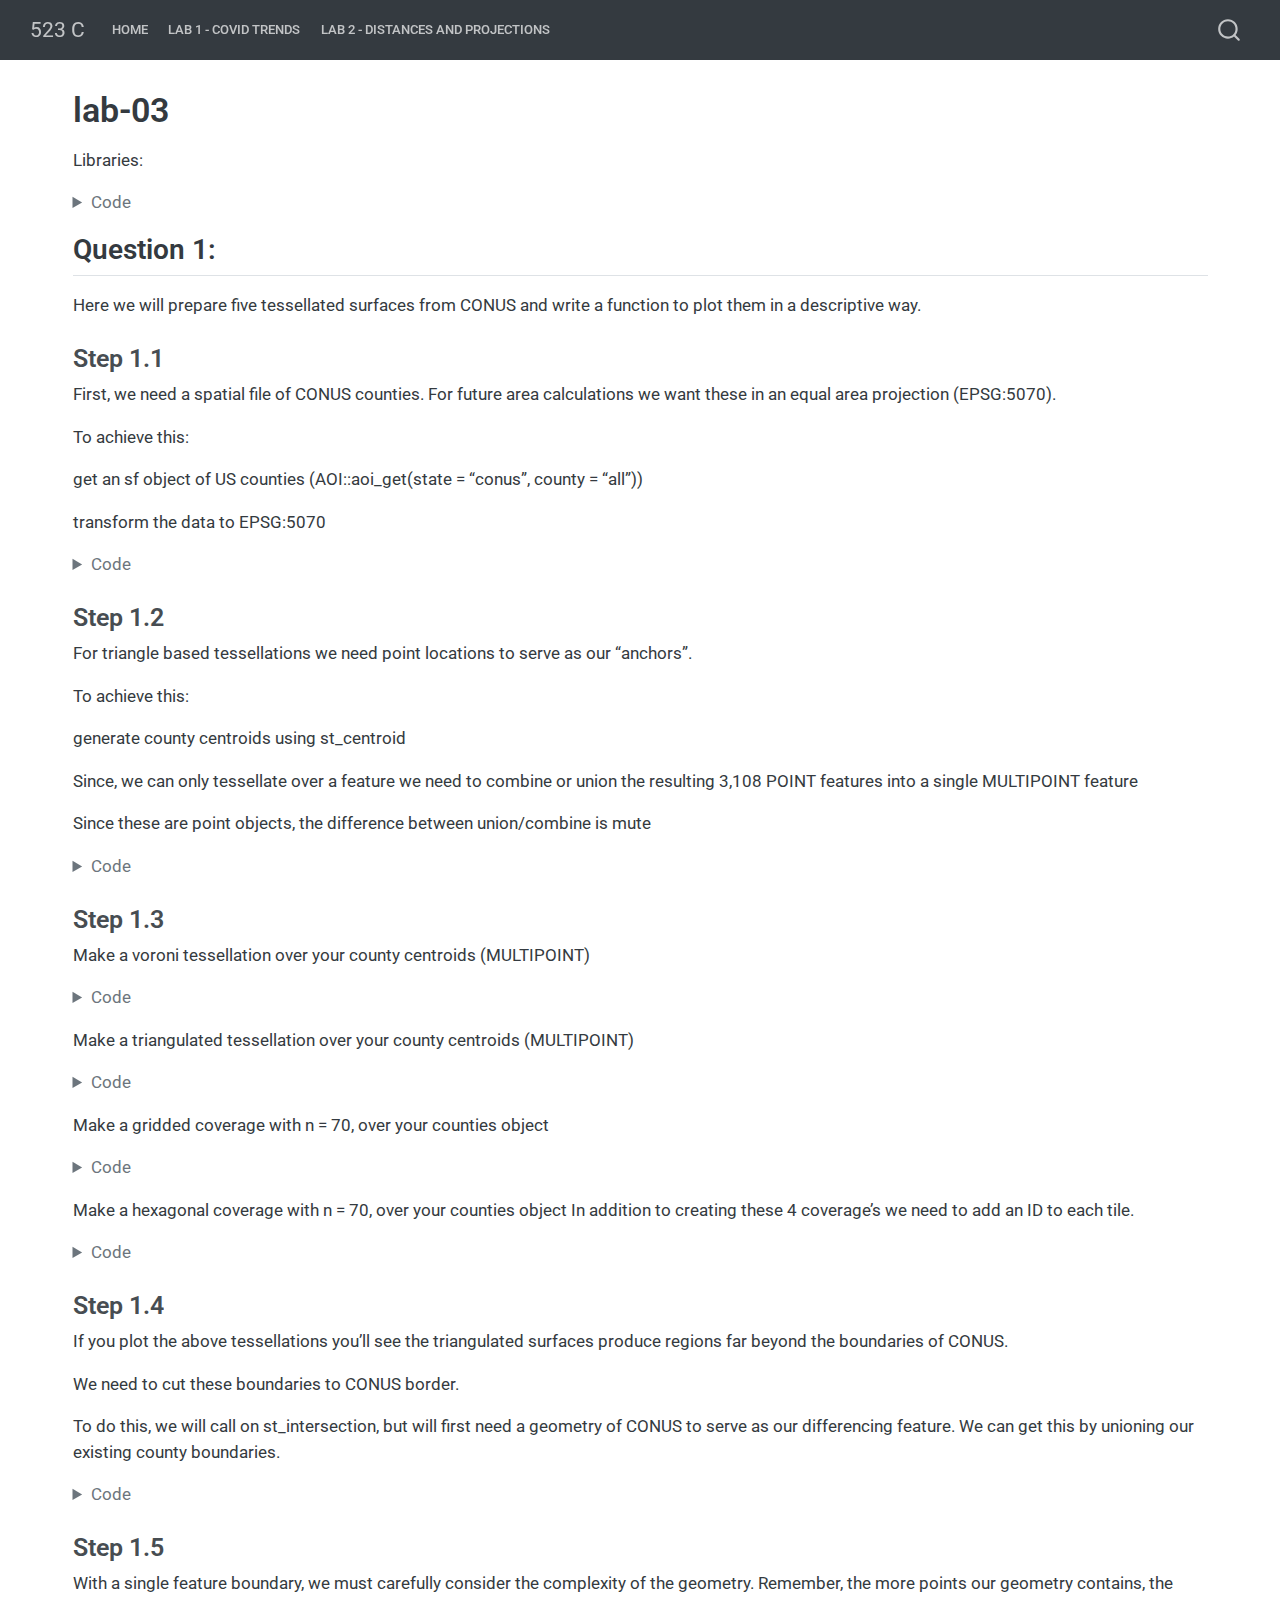
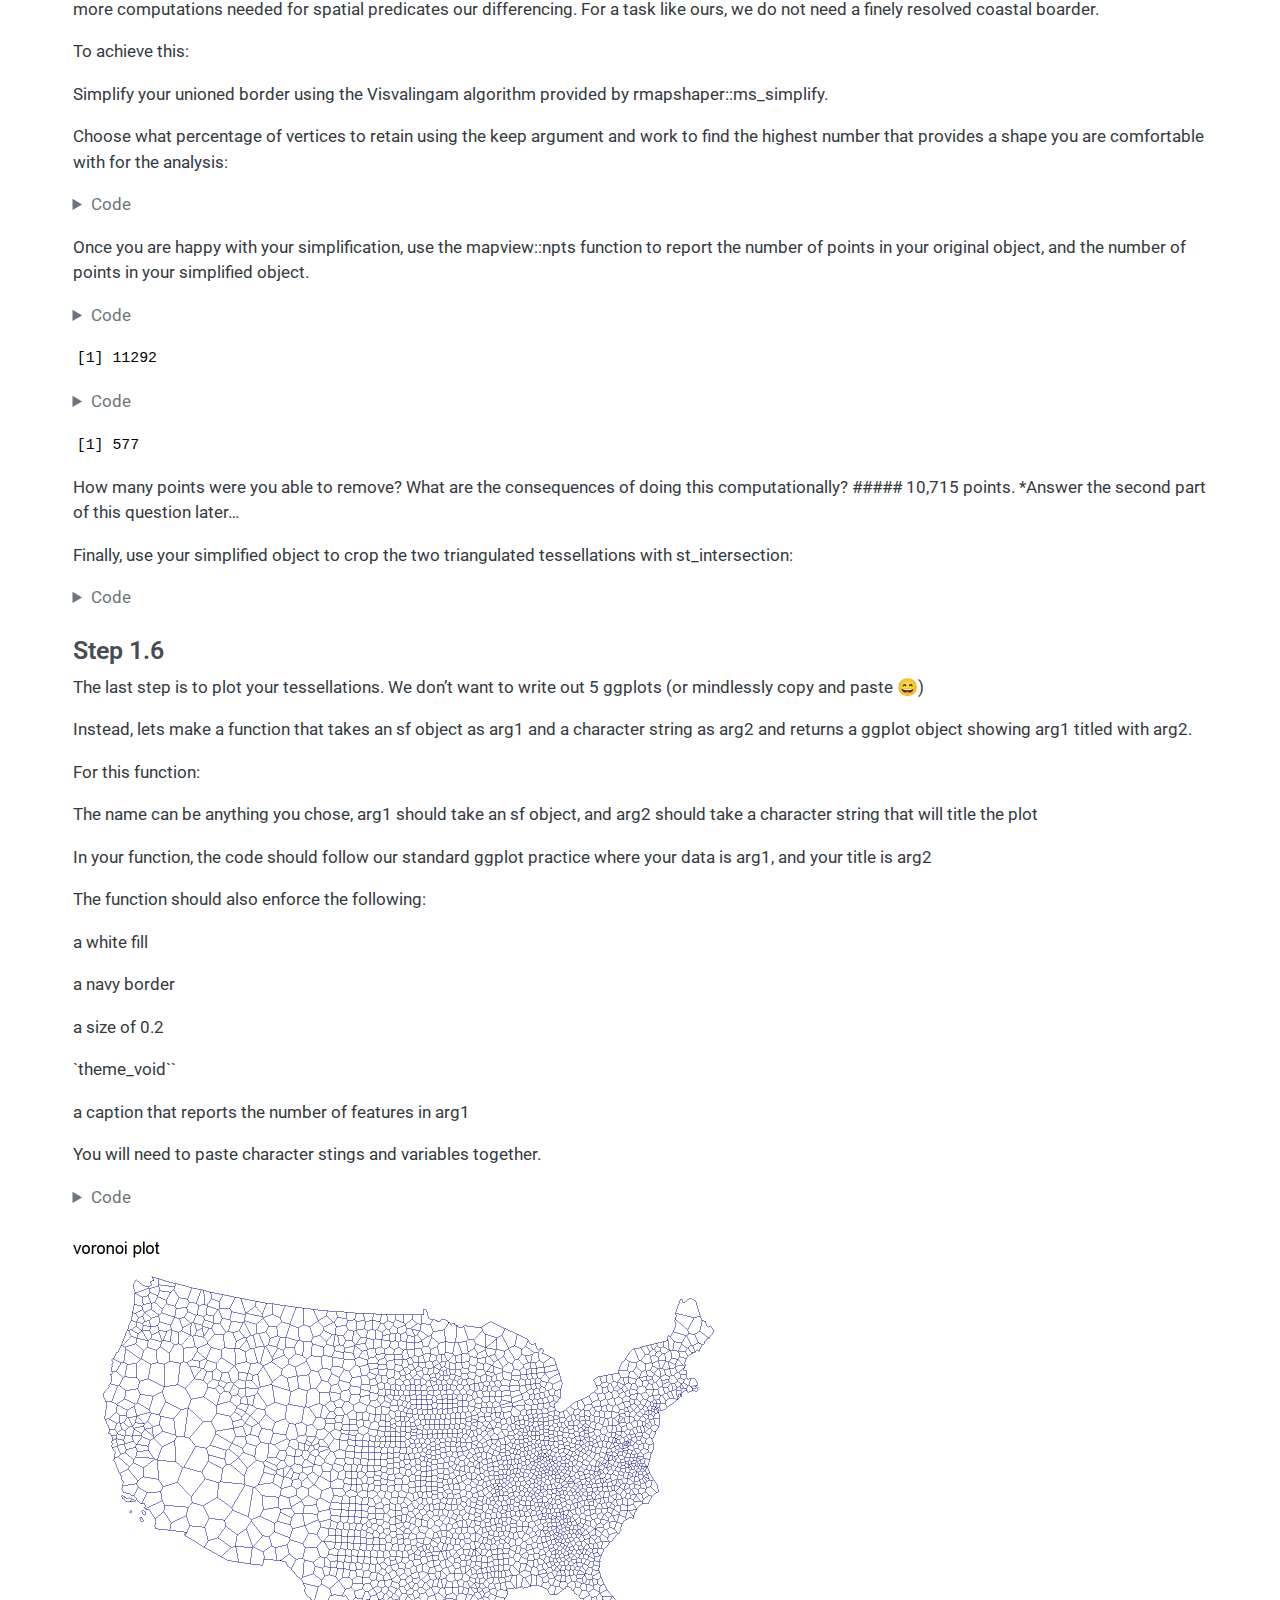
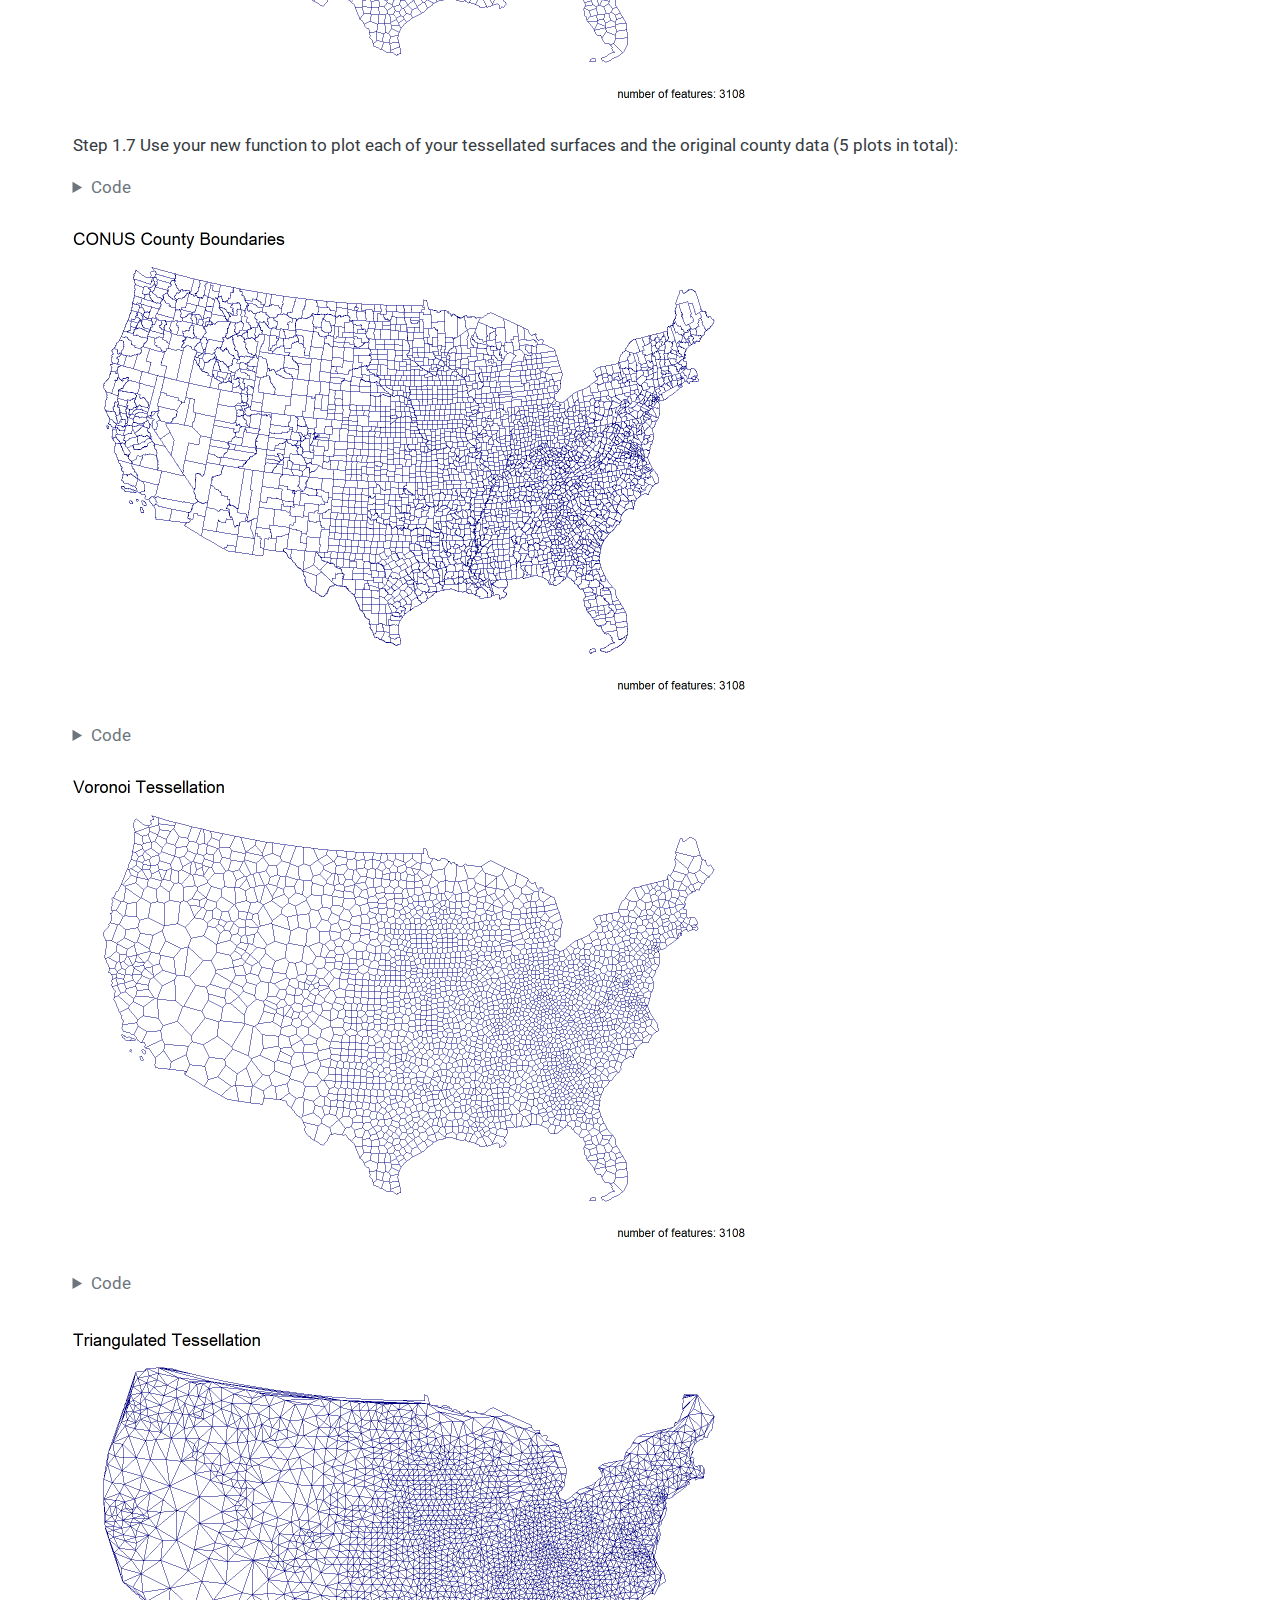
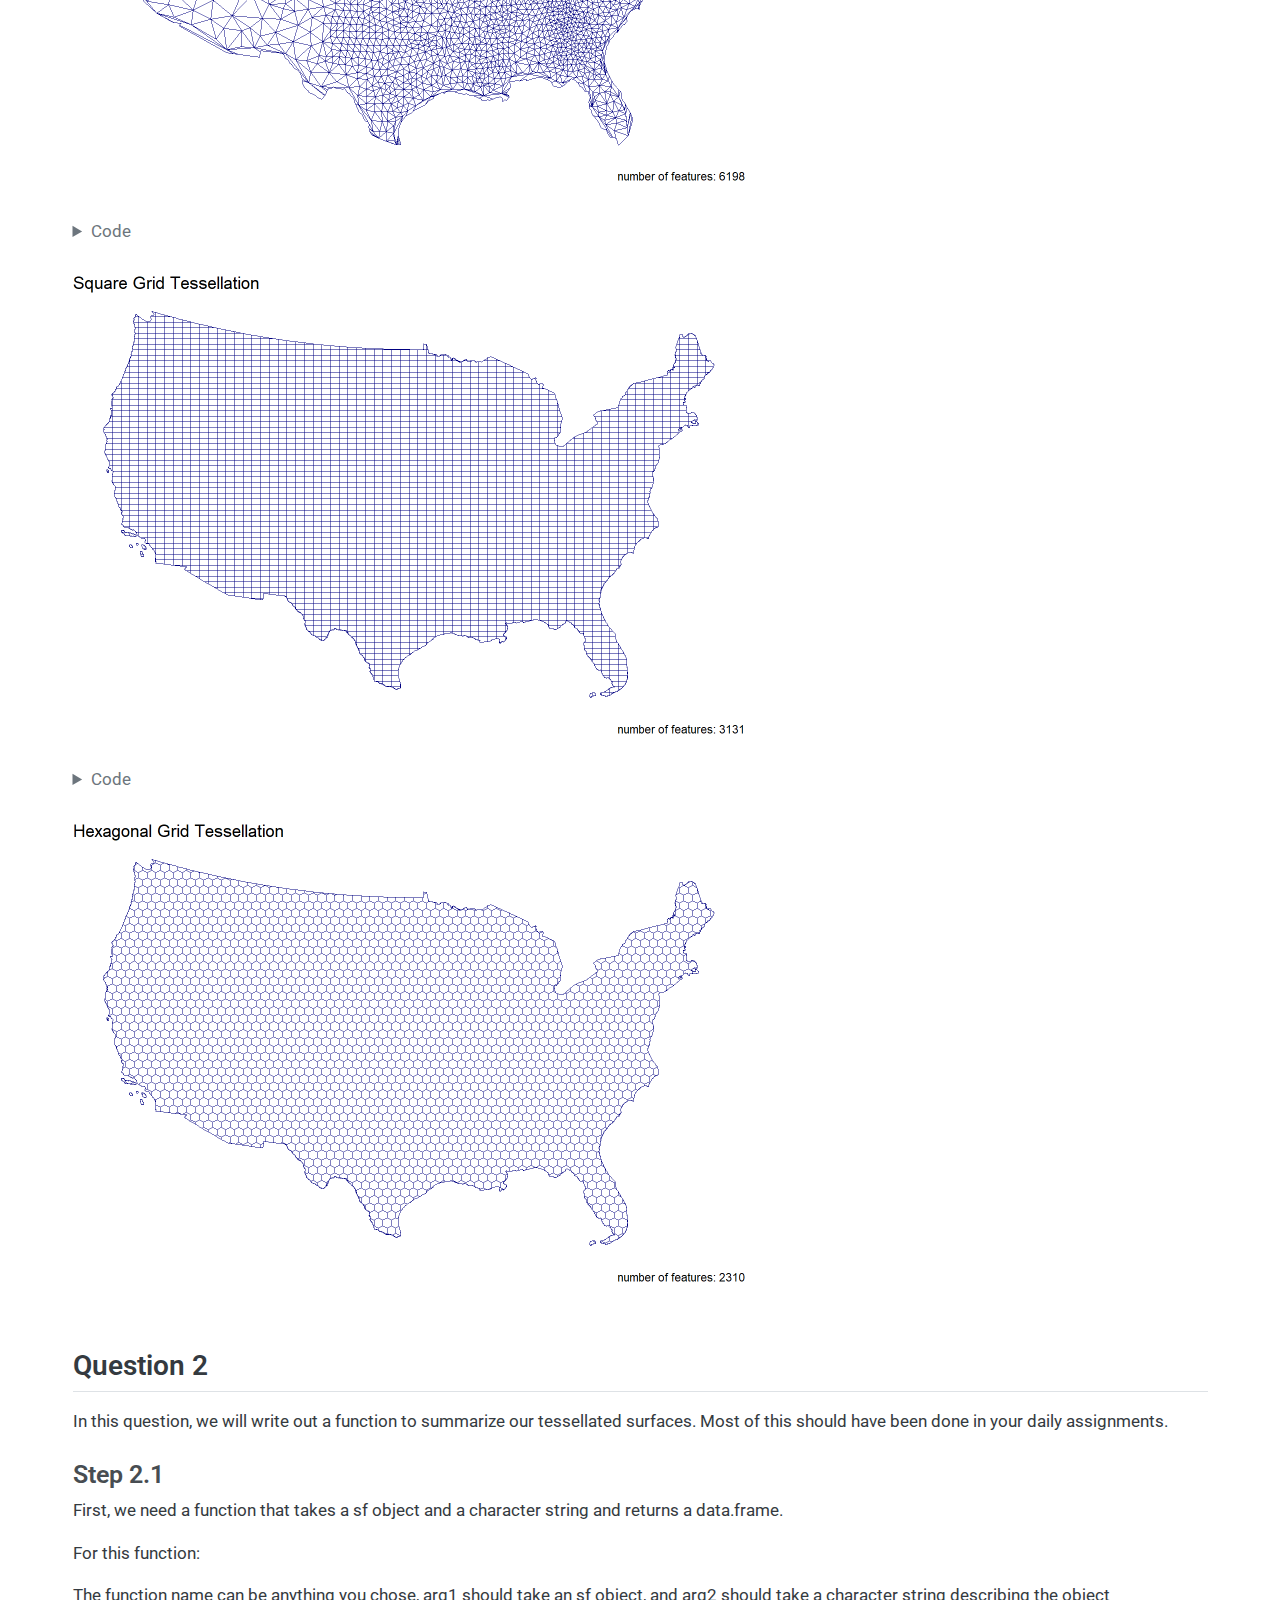
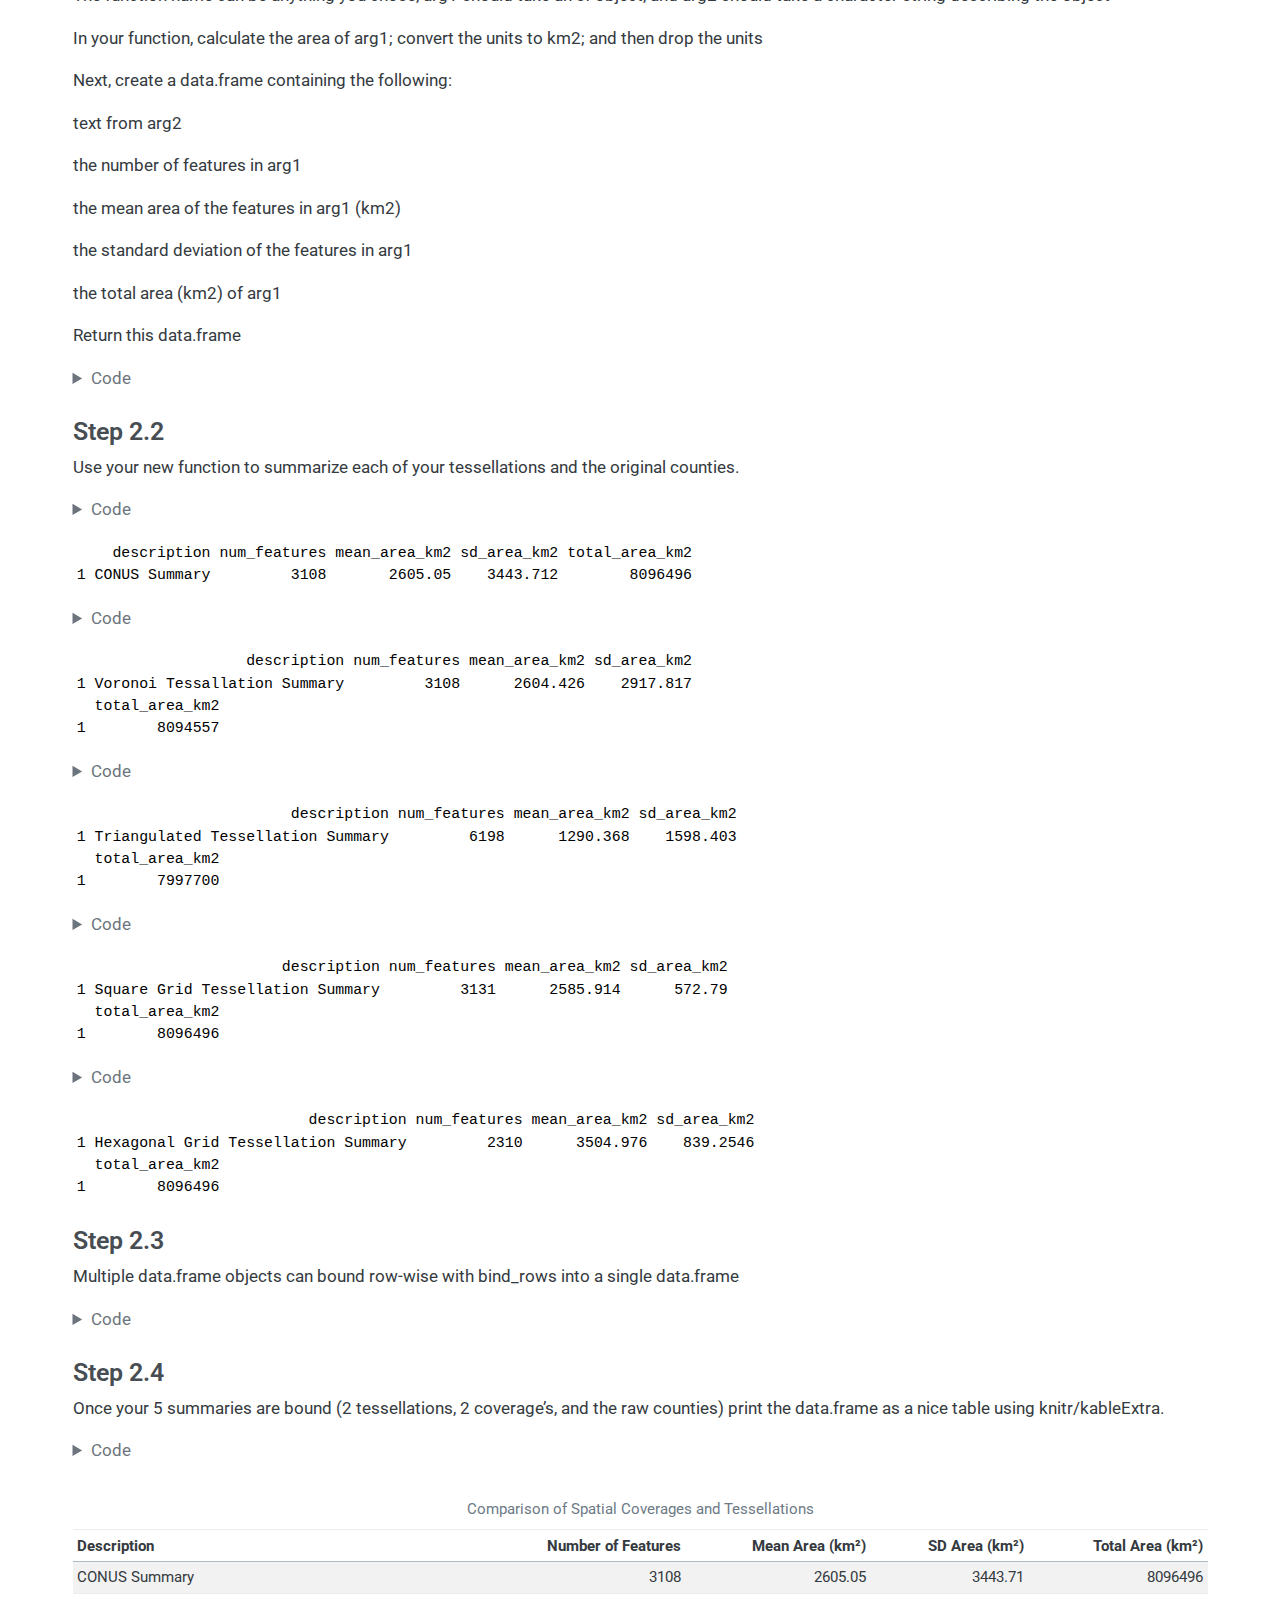
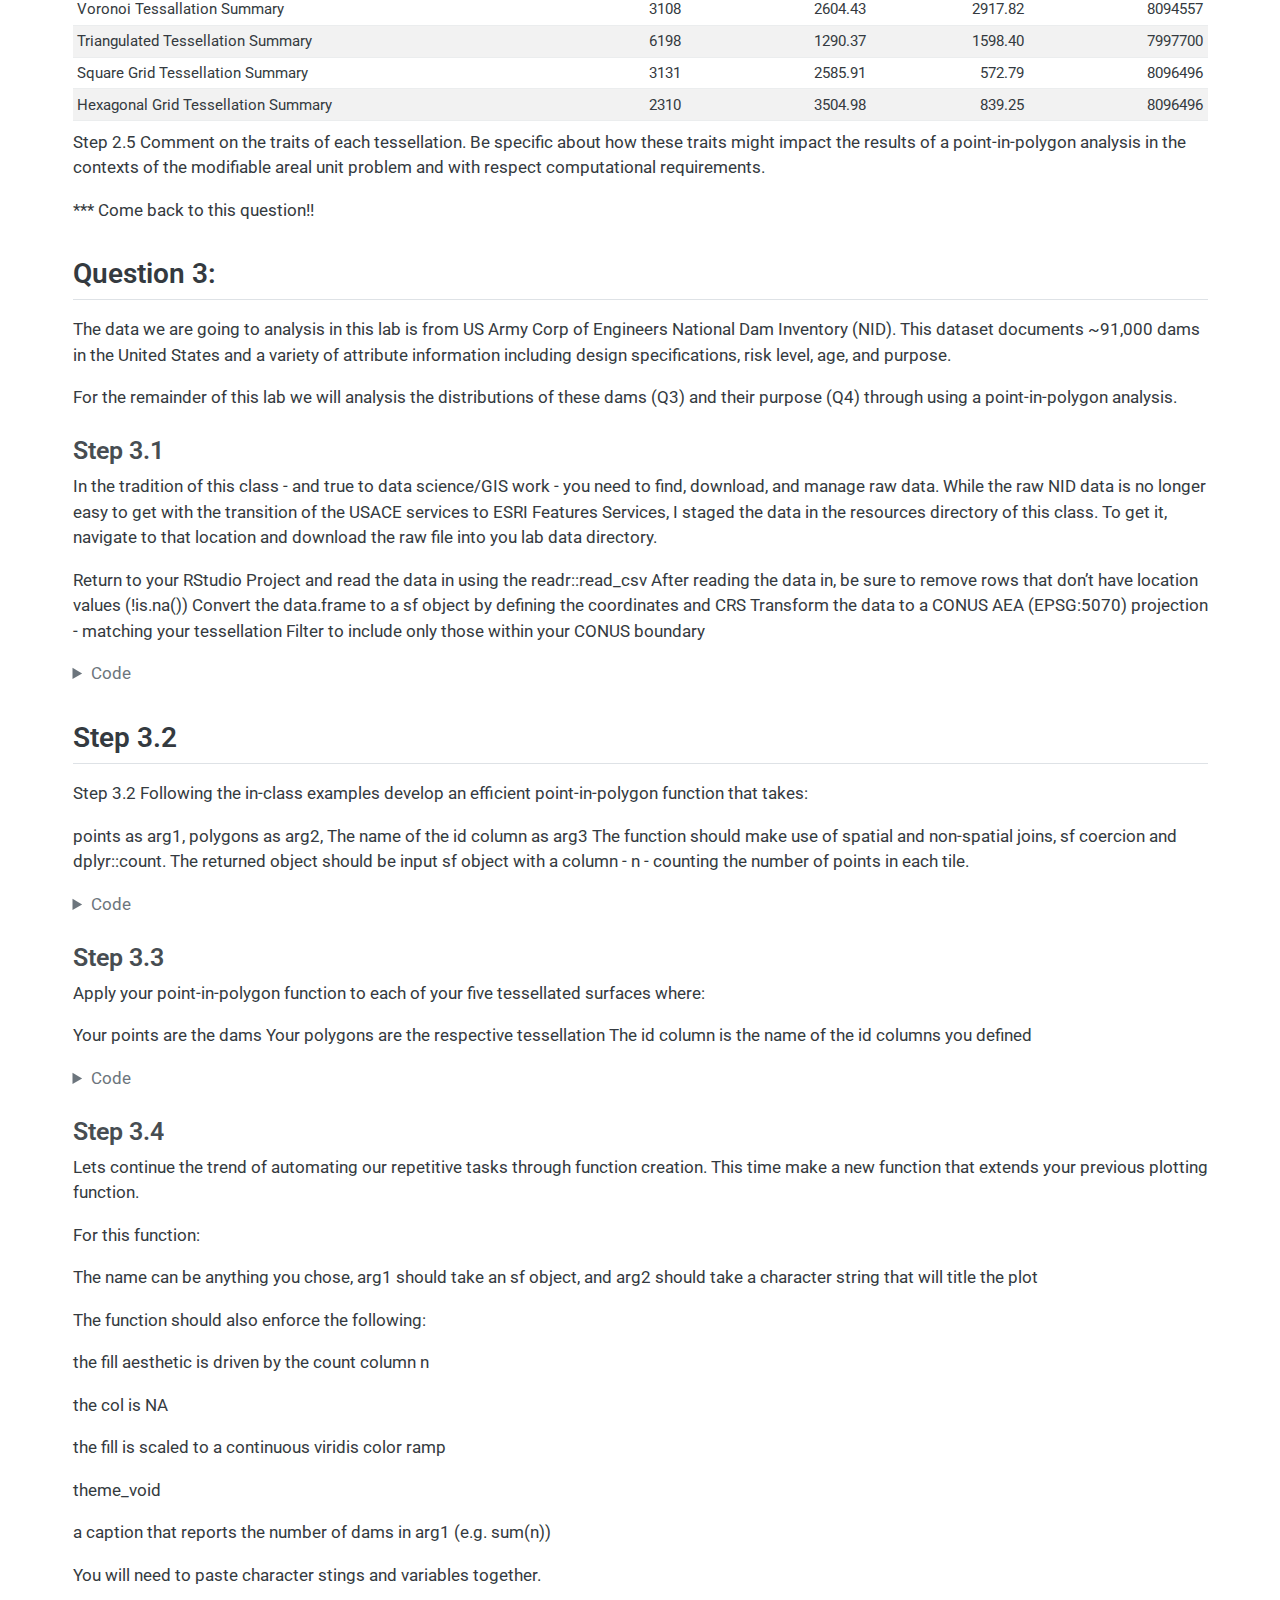
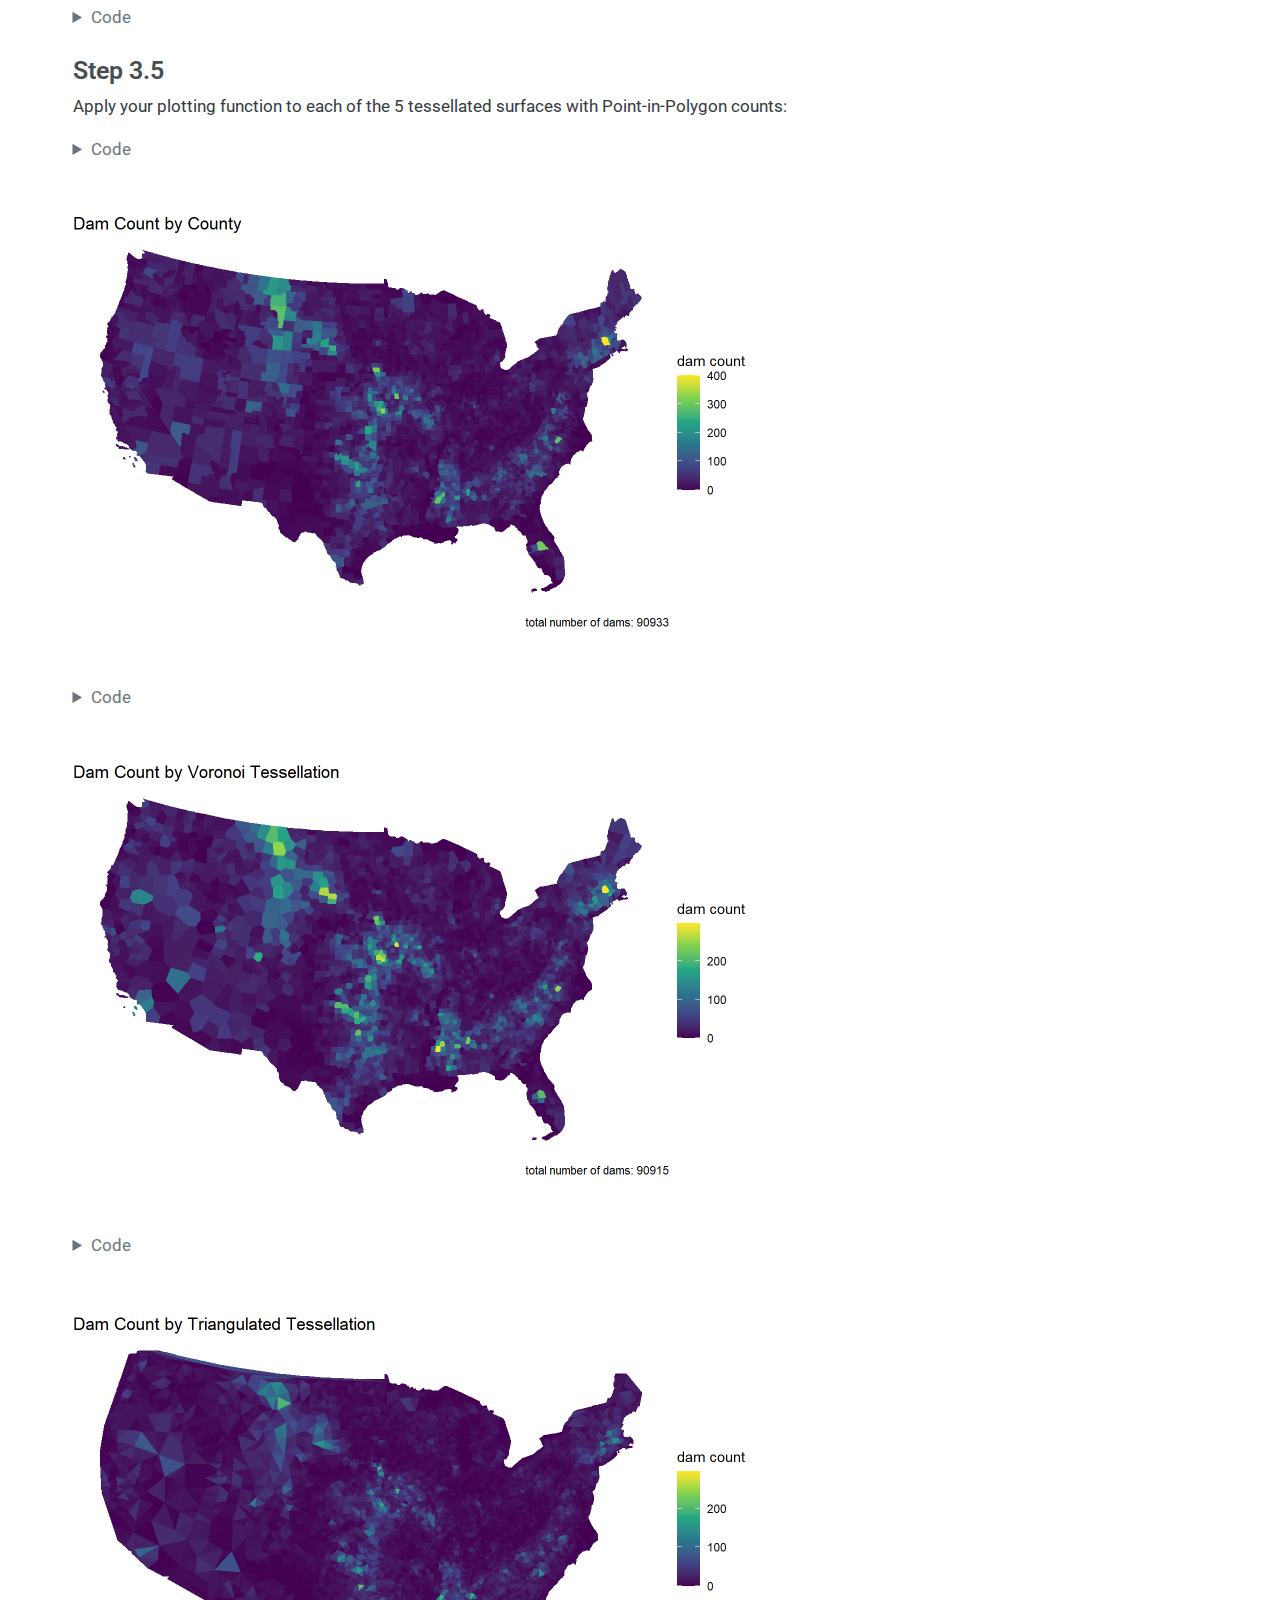
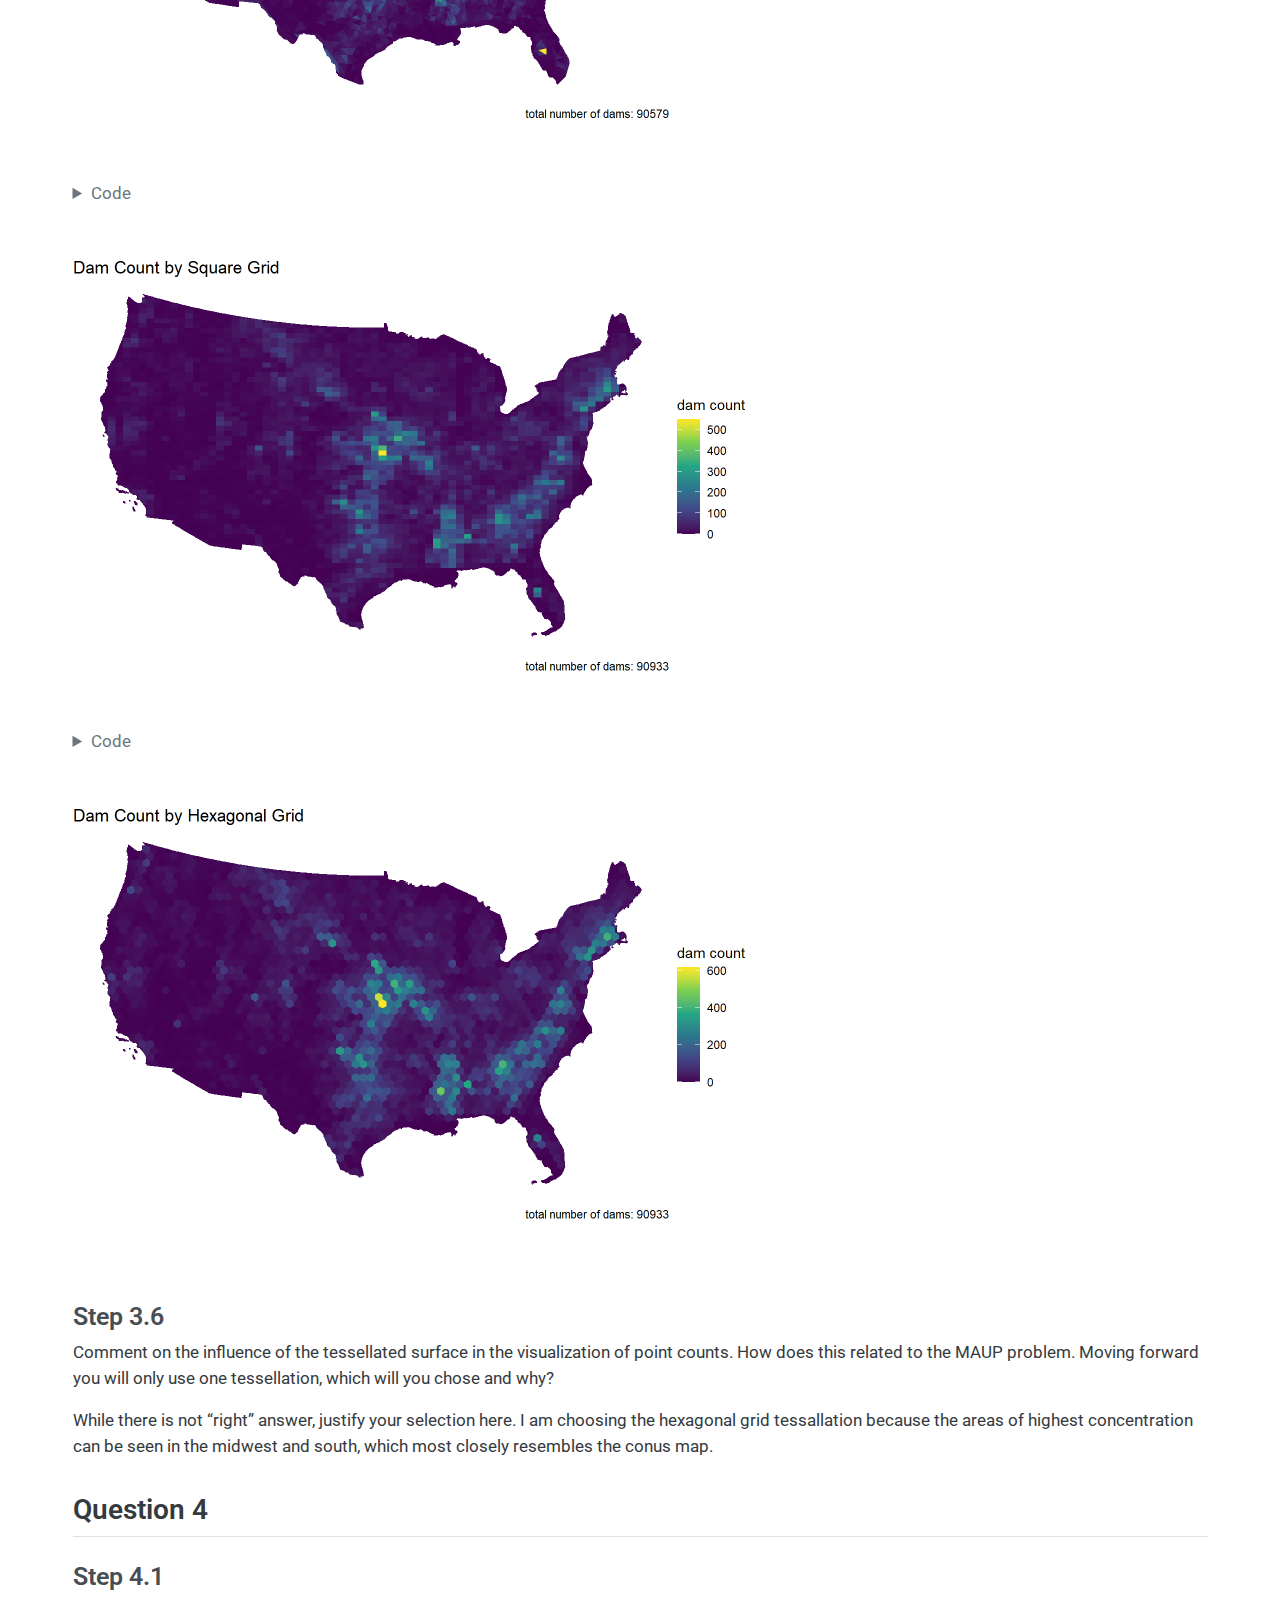
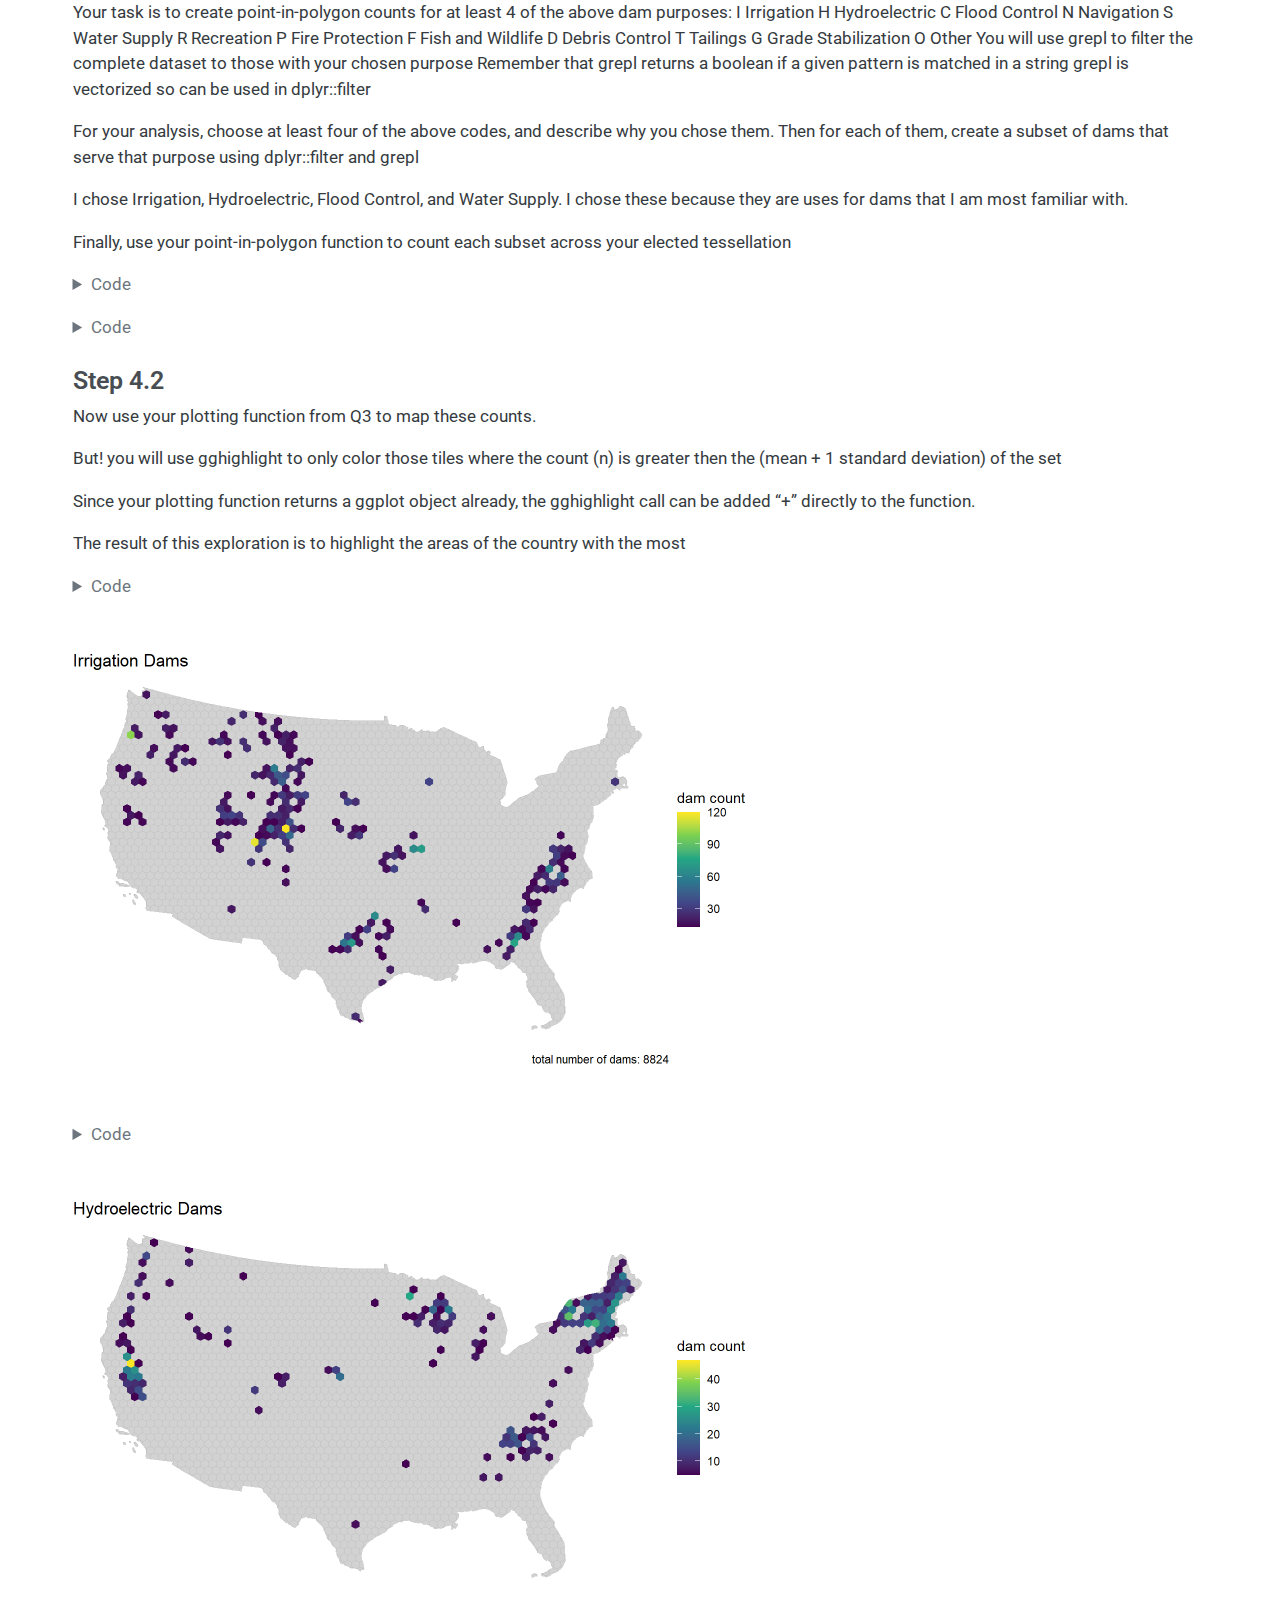
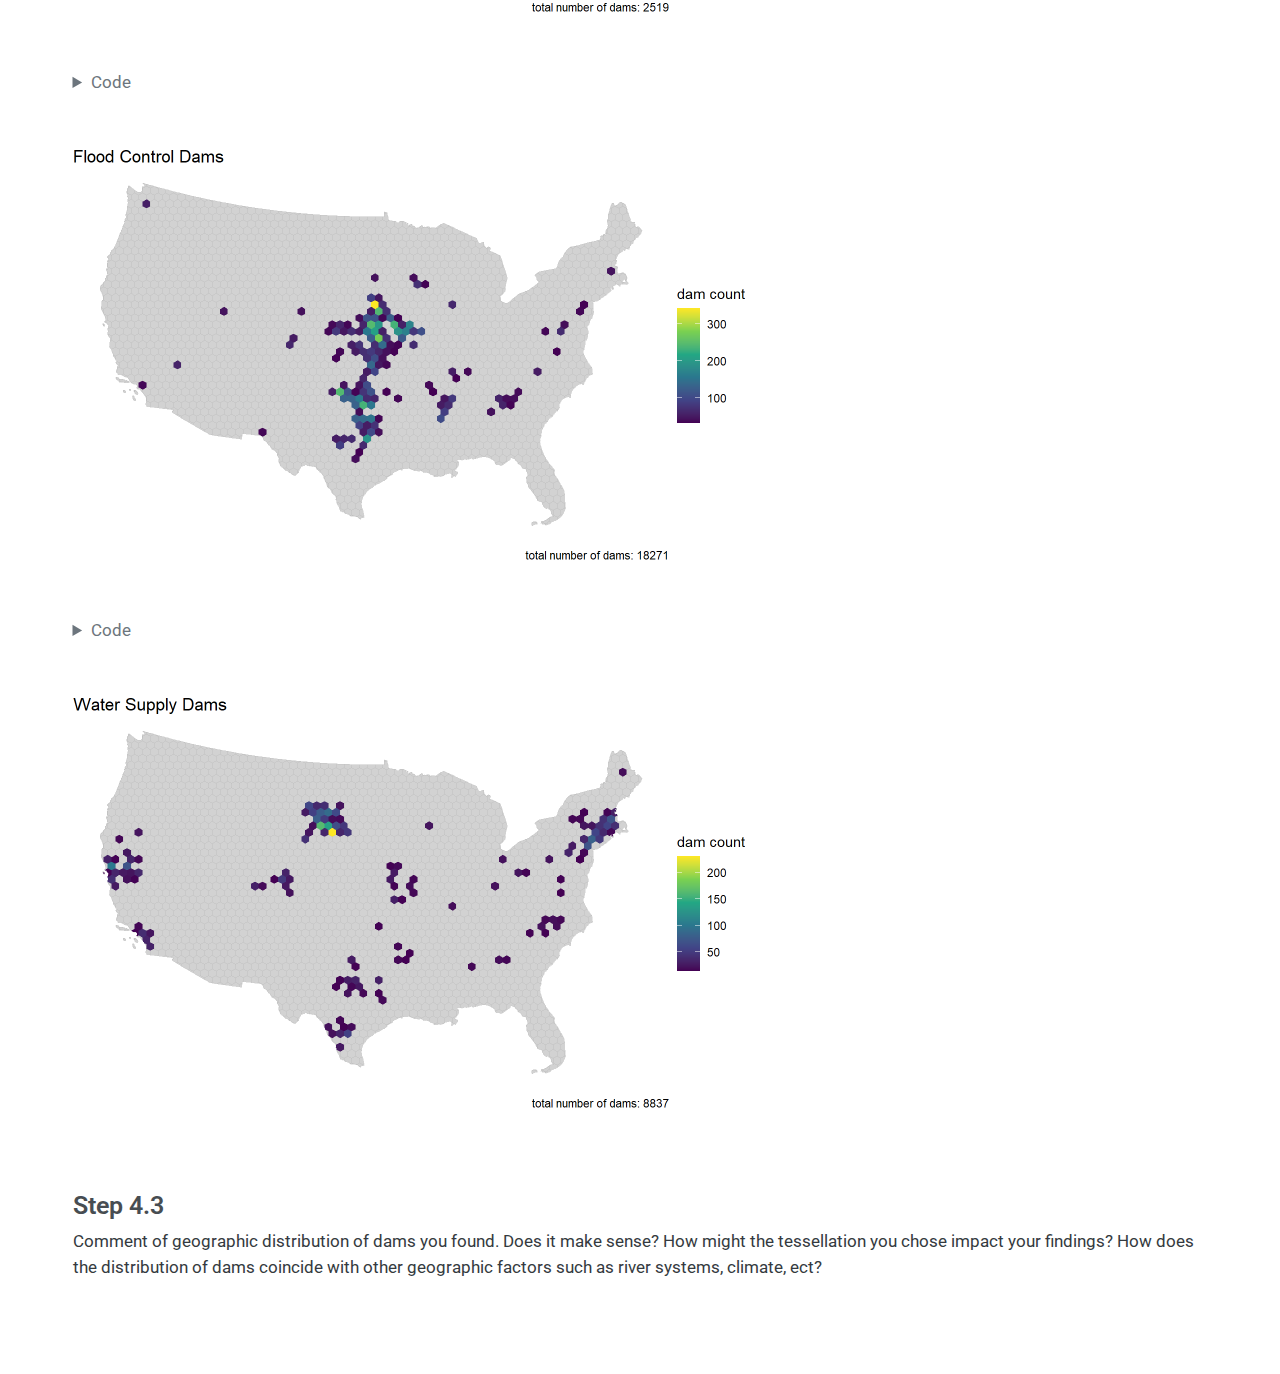
<file: docs/3.html>
<!DOCTYPE html>
<html xmlns="http://www.w3.org/1999/xhtml" lang="en" xml:lang="en"><head>

<meta charset="utf-8">
<meta name="generator" content="quarto-1.5.57">

<meta name="viewport" content="width=device-width, initial-scale=1.0, user-scalable=yes">


<title>lab-03 – 523 C</title>
<style>
code{white-space: pre-wrap;}
span.smallcaps{font-variant: small-caps;}
div.columns{display: flex; gap: min(4vw, 1.5em);}
div.column{flex: auto; overflow-x: auto;}
div.hanging-indent{margin-left: 1.5em; text-indent: -1.5em;}
ul.task-list{list-style: none;}
ul.task-list li input[type="checkbox"] {
  width: 0.8em;
  margin: 0 0.8em 0.2em -1em; /* quarto-specific, see https://github.com/quarto-dev/quarto-cli/issues/4556 */ 
  vertical-align: middle;
}
/* CSS for syntax highlighting */
pre > code.sourceCode { white-space: pre; position: relative; }
pre > code.sourceCode > span { line-height: 1.25; }
pre > code.sourceCode > span:empty { height: 1.2em; }
.sourceCode { overflow: visible; }
code.sourceCode > span { color: inherit; text-decoration: inherit; }
div.sourceCode { margin: 1em 0; }
pre.sourceCode { margin: 0; }
@media screen {
div.sourceCode { overflow: auto; }
}
@media print {
pre > code.sourceCode { white-space: pre-wrap; }
pre > code.sourceCode > span { display: inline-block; text-indent: -5em; padding-left: 5em; }
}
pre.numberSource code
  { counter-reset: source-line 0; }
pre.numberSource code > span
  { position: relative; left: -4em; counter-increment: source-line; }
pre.numberSource code > span > a:first-child::before
  { content: counter(source-line);
    position: relative; left: -1em; text-align: right; vertical-align: baseline;
    border: none; display: inline-block;
    -webkit-touch-callout: none; -webkit-user-select: none;
    -khtml-user-select: none; -moz-user-select: none;
    -ms-user-select: none; user-select: none;
    padding: 0 4px; width: 4em;
  }
pre.numberSource { margin-left: 3em;  padding-left: 4px; }
div.sourceCode
  {   }
@media screen {
pre > code.sourceCode > span > a:first-child::before { text-decoration: underline; }
}
</style>


<script src="site_libs/quarto-nav/quarto-nav.js"></script>
<script src="site_libs/quarto-nav/headroom.min.js"></script>
<script src="site_libs/clipboard/clipboard.min.js"></script>
<script src="site_libs/quarto-search/autocomplete.umd.js"></script>
<script src="site_libs/quarto-search/fuse.min.js"></script>
<script src="site_libs/quarto-search/quarto-search.js"></script>
<meta name="quarto:offset" content="./">
<script src="site_libs/quarto-html/quarto.js"></script>
<script src="site_libs/quarto-html/popper.min.js"></script>
<script src="site_libs/quarto-html/tippy.umd.min.js"></script>
<script src="site_libs/quarto-html/anchor.min.js"></script>
<link href="site_libs/quarto-html/tippy.css" rel="stylesheet">
<link href="site_libs/quarto-html/quarto-syntax-highlighting.css" rel="stylesheet" id="quarto-text-highlighting-styles">
<script src="site_libs/bootstrap/bootstrap.min.js"></script>
<link href="site_libs/bootstrap/bootstrap-icons.css" rel="stylesheet">
<link href="site_libs/bootstrap/bootstrap.min.css" rel="stylesheet" id="quarto-bootstrap" data-mode="light">
<script id="quarto-search-options" type="application/json">{
  "location": "navbar",
  "copy-button": false,
  "collapse-after": 3,
  "panel-placement": "end",
  "type": "overlay",
  "limit": 50,
  "keyboard-shortcut": [
    "f",
    "/",
    "s"
  ],
  "show-item-context": false,
  "language": {
    "search-no-results-text": "No results",
    "search-matching-documents-text": "matching documents",
    "search-copy-link-title": "Copy link to search",
    "search-hide-matches-text": "Hide additional matches",
    "search-more-match-text": "more match in this document",
    "search-more-matches-text": "more matches in this document",
    "search-clear-button-title": "Clear",
    "search-text-placeholder": "",
    "search-detached-cancel-button-title": "Cancel",
    "search-submit-button-title": "Submit",
    "search-label": "Search"
  }
}</script>
<script src="site_libs/kePrint-0.0.1/kePrint.js"></script>

<link href="site_libs/lightable-0.0.1/lightable.css" rel="stylesheet">



</head>

<body class="nav-fixed">

<div id="quarto-search-results"></div>
  <header id="quarto-header" class="headroom fixed-top">
    <nav class="navbar navbar-expand-lg " data-bs-theme="dark">
      <div class="navbar-container container-fluid">
      <div class="navbar-brand-container mx-auto">
    <a class="navbar-brand" href="./index.html">
    <span class="navbar-title">523 C</span>
    </a>
  </div>
            <div id="quarto-search" class="" title="Search"></div>
          <button class="navbar-toggler" type="button" data-bs-toggle="collapse" data-bs-target="#navbarCollapse" aria-controls="navbarCollapse" role="menu" aria-expanded="false" aria-label="Toggle navigation" onclick="if (window.quartoToggleHeadroom) { window.quartoToggleHeadroom(); }">
  <span class="navbar-toggler-icon"></span>
</button>
          <div class="collapse navbar-collapse" id="navbarCollapse">
            <ul class="navbar-nav navbar-nav-scroll me-auto">
  <li class="nav-item">
    <a class="nav-link" href="./index.html"> 
<span class="menu-text">Home</span></a>
  </li>  
  <li class="nav-item">
    <a class="nav-link" href="./lab-01.html"> 
<span class="menu-text">Lab 1 - COVID Trends</span></a>
  </li>  
  <li class="nav-item">
    <a class="nav-link" href="./lab-02.html"> 
<span class="menu-text">Lab 2 - Distances and Projections</span></a>
  </li>  
</ul>
          </div> <!-- /navcollapse -->
            <div class="quarto-navbar-tools">
</div>
      </div> <!-- /container-fluid -->
    </nav>
</header>
<!-- content -->
<div id="quarto-content" class="quarto-container page-columns page-rows-contents page-layout-full page-navbar">
<!-- sidebar -->
<!-- margin-sidebar -->
    
<!-- main -->
<main class="content column-page" id="quarto-document-content">

<header id="title-block-header" class="quarto-title-block default">
<div class="quarto-title">
<h1 class="title">lab-03</h1>
</div>



<div class="quarto-title-meta column-page">

    
  
    
  </div>
  


</header>


<p>Libraries:</p>
<div class="cell">
<details class="code-fold">
<summary>Code</summary>
<div class="sourceCode cell-code" id="cb1"><pre class="sourceCode r code-with-copy"><code class="sourceCode r"><span id="cb1-1"><a href="#cb1-1" aria-hidden="true" tabindex="-1"></a><span class="fu">library</span>(tidyverse)</span>
<span id="cb1-2"><a href="#cb1-2" aria-hidden="true" tabindex="-1"></a><span class="fu">library</span>(sf)</span>
<span id="cb1-3"><a href="#cb1-3" aria-hidden="true" tabindex="-1"></a><span class="fu">library</span>(AOI)</span>
<span id="cb1-4"><a href="#cb1-4" aria-hidden="true" tabindex="-1"></a><span class="fu">library</span>(mapview)</span>
<span id="cb1-5"><a href="#cb1-5" aria-hidden="true" tabindex="-1"></a><span class="fu">library</span>(rmapshaper)</span>
<span id="cb1-6"><a href="#cb1-6" aria-hidden="true" tabindex="-1"></a><span class="fu">library</span>(knitr)</span>
<span id="cb1-7"><a href="#cb1-7" aria-hidden="true" tabindex="-1"></a><span class="fu">library</span>(kableExtra)</span>
<span id="cb1-8"><a href="#cb1-8" aria-hidden="true" tabindex="-1"></a><span class="fu">library</span>(rmarkdown)</span>
<span id="cb1-9"><a href="#cb1-9" aria-hidden="true" tabindex="-1"></a><span class="fu">library</span>(ggplot2)</span>
<span id="cb1-10"><a href="#cb1-10" aria-hidden="true" tabindex="-1"></a><span class="fu">library</span>(units)</span>
<span id="cb1-11"><a href="#cb1-11" aria-hidden="true" tabindex="-1"></a><span class="fu">library</span>(gghighlight)</span></code><button title="Copy to Clipboard" class="code-copy-button"><i class="bi"></i></button></pre></div>
</details>
</div>
<section id="question-1" class="level2">
<h2 class="anchored" data-anchor-id="question-1">Question 1:</h2>
<p>Here we will prepare five tessellated surfaces from CONUS and write a function to plot them in a descriptive way.</p>
<section id="step-1.1" class="level3">
<h3 class="anchored" data-anchor-id="step-1.1">Step 1.1</h3>
<p>First, we need a spatial file of CONUS counties. For future area calculations we want these in an equal area projection (EPSG:5070).</p>
<p>To achieve this:</p>
<p>get an sf object of US counties (AOI::aoi_get(state = “conus”, county = “all”))</p>
<p>transform the data to EPSG:5070</p>
<div class="cell">
<details class="code-fold">
<summary>Code</summary>
<div class="sourceCode cell-code" id="cb2"><pre class="sourceCode r code-with-copy"><code class="sourceCode r"><span id="cb2-1"><a href="#cb2-1" aria-hidden="true" tabindex="-1"></a>conus <span class="ot">&lt;-</span> AOI<span class="sc">::</span><span class="fu">aoi_get</span>(<span class="at">state =</span> <span class="st">"conus"</span>, <span class="at">county =</span> <span class="st">"all"</span>) <span class="sc">%&gt;%</span></span>
<span id="cb2-2"><a href="#cb2-2" aria-hidden="true" tabindex="-1"></a>  <span class="fu">st_transform</span>(<span class="at">crs =</span> <span class="dv">5070</span>)</span></code><button title="Copy to Clipboard" class="code-copy-button"><i class="bi"></i></button></pre></div>
</details>
</div>
</section>
<section id="step-1.2" class="level3">
<h3 class="anchored" data-anchor-id="step-1.2">Step 1.2</h3>
<p>For triangle based tessellations we need point locations to serve as our “anchors”.</p>
<p>To achieve this:</p>
<p>generate county centroids using st_centroid</p>
<p>Since, we can only tessellate over a feature we need to combine or union the resulting 3,108 POINT features into a single MULTIPOINT feature</p>
<p>Since these are point objects, the difference between union/combine is mute</p>
<div class="cell">
<details class="code-fold">
<summary>Code</summary>
<div class="sourceCode cell-code" id="cb3"><pre class="sourceCode r code-with-copy"><code class="sourceCode r"><span id="cb3-1"><a href="#cb3-1" aria-hidden="true" tabindex="-1"></a>centroid <span class="ot">&lt;-</span> conus <span class="sc">%&gt;%</span></span>
<span id="cb3-2"><a href="#cb3-2" aria-hidden="true" tabindex="-1"></a>  <span class="fu">st_centroid</span>() <span class="sc">%&gt;%</span></span>
<span id="cb3-3"><a href="#cb3-3" aria-hidden="true" tabindex="-1"></a>  <span class="fu">st_combine</span>()</span></code><button title="Copy to Clipboard" class="code-copy-button"><i class="bi"></i></button></pre></div>
</details>
</div>
</section>
<section id="step-1.3" class="level3">
<h3 class="anchored" data-anchor-id="step-1.3">Step 1.3</h3>
<p>Make a voroni tessellation over your county centroids (MULTIPOINT)</p>
<div class="cell">
<details class="code-fold">
<summary>Code</summary>
<div class="sourceCode cell-code" id="cb4"><pre class="sourceCode r code-with-copy"><code class="sourceCode r"><span id="cb4-1"><a href="#cb4-1" aria-hidden="true" tabindex="-1"></a>voronoi <span class="ot">&lt;-</span> <span class="fu">st_voronoi</span>(centroid, <span class="at">envelope =</span> <span class="fu">st_union</span>(conus)) <span class="sc">%&gt;%</span></span>
<span id="cb4-2"><a href="#cb4-2" aria-hidden="true" tabindex="-1"></a>  <span class="fu">st_collection_extract</span>(<span class="st">"POLYGON"</span>) <span class="sc">%&gt;%</span></span>
<span id="cb4-3"><a href="#cb4-3" aria-hidden="true" tabindex="-1"></a>  <span class="fu">st_as_sf</span>() <span class="sc">%&gt;%</span></span>
<span id="cb4-4"><a href="#cb4-4" aria-hidden="true" tabindex="-1"></a>  <span class="fu">mutate</span>(<span class="at">id =</span> <span class="fu">row_number</span>()) <span class="sc">%&gt;%</span></span>
<span id="cb4-5"><a href="#cb4-5" aria-hidden="true" tabindex="-1"></a>  <span class="fu">st_cast</span>()</span></code><button title="Copy to Clipboard" class="code-copy-button"><i class="bi"></i></button></pre></div>
</details>
</div>
<p>Make a triangulated tessellation over your county centroids (MULTIPOINT)</p>
<div class="cell">
<details class="code-fold">
<summary>Code</summary>
<div class="sourceCode cell-code" id="cb5"><pre class="sourceCode r code-with-copy"><code class="sourceCode r"><span id="cb5-1"><a href="#cb5-1" aria-hidden="true" tabindex="-1"></a>triangulated <span class="ot">&lt;-</span> <span class="fu">st_triangulate</span>(centroid) <span class="sc">%&gt;%</span></span>
<span id="cb5-2"><a href="#cb5-2" aria-hidden="true" tabindex="-1"></a>  <span class="fu">st_collection_extract</span>(<span class="st">"POLYGON"</span>) <span class="sc">%&gt;%</span></span>
<span id="cb5-3"><a href="#cb5-3" aria-hidden="true" tabindex="-1"></a>  <span class="fu">st_as_sf</span>() <span class="sc">%&gt;%</span></span>
<span id="cb5-4"><a href="#cb5-4" aria-hidden="true" tabindex="-1"></a>  <span class="fu">mutate</span>(<span class="at">id =</span> <span class="fu">row_number</span>()) <span class="sc">%&gt;%</span></span>
<span id="cb5-5"><a href="#cb5-5" aria-hidden="true" tabindex="-1"></a>  <span class="fu">st_cast</span>()</span></code><button title="Copy to Clipboard" class="code-copy-button"><i class="bi"></i></button></pre></div>
</details>
</div>
<p>Make a gridded coverage with n = 70, over your counties object</p>
<div class="cell">
<details class="code-fold">
<summary>Code</summary>
<div class="sourceCode cell-code" id="cb6"><pre class="sourceCode r code-with-copy"><code class="sourceCode r"><span id="cb6-1"><a href="#cb6-1" aria-hidden="true" tabindex="-1"></a>grid <span class="ot">&lt;-</span> <span class="fu">st_make_grid</span>(conus, <span class="at">n =</span> <span class="dv">70</span>, <span class="at">what =</span> <span class="st">"polygons"</span>, <span class="at">square =</span> <span class="cn">TRUE</span>) <span class="sc">%&gt;%</span></span>
<span id="cb6-2"><a href="#cb6-2" aria-hidden="true" tabindex="-1"></a>  <span class="fu">st_as_sf</span>() <span class="sc">%&gt;%</span></span>
<span id="cb6-3"><a href="#cb6-3" aria-hidden="true" tabindex="-1"></a>  <span class="fu">mutate</span>(<span class="at">id =</span> <span class="fu">row_number</span> ()) <span class="sc">%&gt;%</span></span>
<span id="cb6-4"><a href="#cb6-4" aria-hidden="true" tabindex="-1"></a>  <span class="fu">st_cast</span>()</span></code><button title="Copy to Clipboard" class="code-copy-button"><i class="bi"></i></button></pre></div>
</details>
</div>
<p>Make a hexagonal coverage with n = 70, over your counties object In addition to creating these 4 coverage’s we need to add an ID to each tile.</p>
<div class="cell">
<details class="code-fold">
<summary>Code</summary>
<div class="sourceCode cell-code" id="cb7"><pre class="sourceCode r code-with-copy"><code class="sourceCode r"><span id="cb7-1"><a href="#cb7-1" aria-hidden="true" tabindex="-1"></a>hex <span class="ot">&lt;-</span> <span class="fu">st_make_grid</span>(conus, <span class="at">n =</span> <span class="dv">70</span>, <span class="at">what =</span> <span class="st">"polygons"</span>, <span class="at">square =</span> <span class="cn">FALSE</span>) <span class="sc">%&gt;%</span></span>
<span id="cb7-2"><a href="#cb7-2" aria-hidden="true" tabindex="-1"></a>  <span class="fu">st_as_sf</span>() <span class="sc">%&gt;%</span></span>
<span id="cb7-3"><a href="#cb7-3" aria-hidden="true" tabindex="-1"></a>  <span class="fu">mutate</span>(<span class="at">id =</span> <span class="fu">row_number</span> ()) <span class="sc">%&gt;%</span></span>
<span id="cb7-4"><a href="#cb7-4" aria-hidden="true" tabindex="-1"></a>  <span class="fu">st_cast</span>()</span></code><button title="Copy to Clipboard" class="code-copy-button"><i class="bi"></i></button></pre></div>
</details>
</div>
</section>
<section id="step-1.4" class="level3">
<h3 class="anchored" data-anchor-id="step-1.4">Step 1.4</h3>
<p>If you plot the above tessellations you’ll see the triangulated surfaces produce regions far beyond the boundaries of CONUS.</p>
<p>We need to cut these boundaries to CONUS border.</p>
<p>To do this, we will call on st_intersection, but will first need a geometry of CONUS to serve as our differencing feature. We can get this by unioning our existing county boundaries.</p>
<div class="cell">
<details class="code-fold">
<summary>Code</summary>
<div class="sourceCode cell-code" id="cb8"><pre class="sourceCode r code-with-copy"><code class="sourceCode r"><span id="cb8-1"><a href="#cb8-1" aria-hidden="true" tabindex="-1"></a>union <span class="ot">&lt;-</span> <span class="fu">st_union</span>(conus) </span>
<span id="cb8-2"><a href="#cb8-2" aria-hidden="true" tabindex="-1"></a></span>
<span id="cb8-3"><a href="#cb8-3" aria-hidden="true" tabindex="-1"></a>voronoi_union <span class="ot">&lt;-</span> <span class="fu">st_intersection</span>(voronoi, union)</span>
<span id="cb8-4"><a href="#cb8-4" aria-hidden="true" tabindex="-1"></a></span>
<span id="cb8-5"><a href="#cb8-5" aria-hidden="true" tabindex="-1"></a>triangulated_union <span class="ot">&lt;-</span> <span class="fu">st_intersection</span>(triangulated, union)</span>
<span id="cb8-6"><a href="#cb8-6" aria-hidden="true" tabindex="-1"></a></span>
<span id="cb8-7"><a href="#cb8-7" aria-hidden="true" tabindex="-1"></a>grid_union <span class="ot">&lt;-</span> <span class="fu">st_intersection</span>(grid, union)</span>
<span id="cb8-8"><a href="#cb8-8" aria-hidden="true" tabindex="-1"></a></span>
<span id="cb8-9"><a href="#cb8-9" aria-hidden="true" tabindex="-1"></a>hex_union <span class="ot">&lt;-</span> <span class="fu">st_intersection</span>(hex, union)</span></code><button title="Copy to Clipboard" class="code-copy-button"><i class="bi"></i></button></pre></div>
</details>
</div>
</section>
<section id="step-1.5" class="level3">
<h3 class="anchored" data-anchor-id="step-1.5">Step 1.5</h3>
<p>With a single feature boundary, we must carefully consider the complexity of the geometry. Remember, the more points our geometry contains, the more computations needed for spatial predicates our differencing. For a task like ours, we do not need a finely resolved coastal boarder.</p>
<p>To achieve this:</p>
<p>Simplify your unioned border using the Visvalingam algorithm provided by rmapshaper::ms_simplify.</p>
<p>Choose what percentage of vertices to retain using the keep argument and work to find the highest number that provides a shape you are comfortable with for the analysis:</p>
<div class="cell">
<details class="code-fold">
<summary>Code</summary>
<div class="sourceCode cell-code" id="cb9"><pre class="sourceCode r code-with-copy"><code class="sourceCode r"><span id="cb9-1"><a href="#cb9-1" aria-hidden="true" tabindex="-1"></a>simple <span class="ot">&lt;-</span> <span class="fu">ms_simplify</span>(</span>
<span id="cb9-2"><a href="#cb9-2" aria-hidden="true" tabindex="-1"></a>  union,</span>
<span id="cb9-3"><a href="#cb9-3" aria-hidden="true" tabindex="-1"></a>  <span class="at">keep =</span> .<span class="dv">05</span>, </span>
<span id="cb9-4"><a href="#cb9-4" aria-hidden="true" tabindex="-1"></a>  <span class="at">method =</span> <span class="st">"vis"</span>,</span>
<span id="cb9-5"><a href="#cb9-5" aria-hidden="true" tabindex="-1"></a>  <span class="at">weighting =</span> <span class="fl">0.7</span>,</span>
<span id="cb9-6"><a href="#cb9-6" aria-hidden="true" tabindex="-1"></a>  <span class="at">keep_shapes =</span> <span class="cn">FALSE</span>,</span>
<span id="cb9-7"><a href="#cb9-7" aria-hidden="true" tabindex="-1"></a>  <span class="at">no_repair =</span> <span class="cn">FALSE</span>,</span>
<span id="cb9-8"><a href="#cb9-8" aria-hidden="true" tabindex="-1"></a>  <span class="at">snap =</span> <span class="cn">TRUE</span>,</span>
<span id="cb9-9"><a href="#cb9-9" aria-hidden="true" tabindex="-1"></a>  <span class="at">explode =</span> <span class="cn">FALSE</span>,</span>
<span id="cb9-10"><a href="#cb9-10" aria-hidden="true" tabindex="-1"></a>  <span class="at">drop_null_geometries =</span> <span class="cn">TRUE</span>,</span>
<span id="cb9-11"><a href="#cb9-11" aria-hidden="true" tabindex="-1"></a>  <span class="at">snap_interval =</span> <span class="cn">NULL</span>)</span></code><button title="Copy to Clipboard" class="code-copy-button"><i class="bi"></i></button></pre></div>
</details>
</div>
<p>Once you are happy with your simplification, use the mapview::npts function to report the number of points in your original object, and the number of points in your simplified object.</p>
<div class="cell">
<details class="code-fold">
<summary>Code</summary>
<div class="sourceCode cell-code" id="cb10"><pre class="sourceCode r code-with-copy"><code class="sourceCode r"><span id="cb10-1"><a href="#cb10-1" aria-hidden="true" tabindex="-1"></a>mapview<span class="sc">::</span><span class="fu">npts</span>(union)</span></code><button title="Copy to Clipboard" class="code-copy-button"><i class="bi"></i></button></pre></div>
</details>
<div class="cell-output cell-output-stdout">
<pre><code>[1] 11292</code></pre>
</div>
<details class="code-fold">
<summary>Code</summary>
<div class="sourceCode cell-code" id="cb12"><pre class="sourceCode r code-with-copy"><code class="sourceCode r"><span id="cb12-1"><a href="#cb12-1" aria-hidden="true" tabindex="-1"></a>mapview<span class="sc">::</span><span class="fu">npts</span>(simple)</span></code><button title="Copy to Clipboard" class="code-copy-button"><i class="bi"></i></button></pre></div>
</details>
<div class="cell-output cell-output-stdout">
<pre><code>[1] 577</code></pre>
</div>
</div>
<p>How many points were you able to remove? What are the consequences of doing this computationally? ##### 10,715 points. *Answer the second part of this question later…</p>
<p>Finally, use your simplified object to crop the two triangulated tessellations with st_intersection:</p>
<div class="cell">
<details class="code-fold">
<summary>Code</summary>
<div class="sourceCode cell-code" id="cb14"><pre class="sourceCode r code-with-copy"><code class="sourceCode r"><span id="cb14-1"><a href="#cb14-1" aria-hidden="true" tabindex="-1"></a>voronoi_simple <span class="ot">&lt;-</span> <span class="fu">st_intersection</span>(voronoi, simple)</span>
<span id="cb14-2"><a href="#cb14-2" aria-hidden="true" tabindex="-1"></a>triangulated_simple <span class="ot">&lt;-</span> <span class="fu">st_intersection</span>(triangulated, simple)</span></code><button title="Copy to Clipboard" class="code-copy-button"><i class="bi"></i></button></pre></div>
</details>
</div>
</section>
<section id="step-1.6" class="level3">
<h3 class="anchored" data-anchor-id="step-1.6">Step 1.6</h3>
<p>The last step is to plot your tessellations. We don’t want to write out 5 ggplots (or mindlessly copy and paste 😄)</p>
<p>Instead, lets make a function that takes an sf object as arg1 and a character string as arg2 and returns a ggplot object showing arg1 titled with arg2.</p>
<p>For this function:</p>
<p>The name can be anything you chose, arg1 should take an sf object, and arg2 should take a character string that will title the plot</p>
<p>In your function, the code should follow our standard ggplot practice where your data is arg1, and your title is arg2</p>
<p>The function should also enforce the following:</p>
<p>a white fill</p>
<p>a navy border</p>
<p>a size of 0.2</p>
<p>`theme_void``</p>
<p>a caption that reports the number of features in arg1</p>
<p>You will need to paste character stings and variables together.</p>
<div class="cell">
<details class="code-fold">
<summary>Code</summary>
<div class="sourceCode cell-code" id="cb15"><pre class="sourceCode r code-with-copy"><code class="sourceCode r"><span id="cb15-1"><a href="#cb15-1" aria-hidden="true" tabindex="-1"></a>tess_plot <span class="ot">=</span> <span class="cf">function</span>(object, title_text) {</span>
<span id="cb15-2"><a href="#cb15-2" aria-hidden="true" tabindex="-1"></a>  <span class="fu">ggplot</span>(<span class="at">data =</span> object) <span class="sc">+</span></span>
<span id="cb15-3"><a href="#cb15-3" aria-hidden="true" tabindex="-1"></a>  <span class="fu">geom_sf</span>(<span class="at">fill =</span> <span class="st">"white"</span>, <span class="at">color =</span> <span class="st">"navy"</span>, <span class="at">size =</span> <span class="fl">0.2</span>) <span class="sc">+</span></span>
<span id="cb15-4"><a href="#cb15-4" aria-hidden="true" tabindex="-1"></a>  <span class="fu">theme_void</span>() <span class="sc">+</span></span>
<span id="cb15-5"><a href="#cb15-5" aria-hidden="true" tabindex="-1"></a>  <span class="fu">labs</span>(</span>
<span id="cb15-6"><a href="#cb15-6" aria-hidden="true" tabindex="-1"></a>    <span class="at">title =</span> title_text,</span>
<span id="cb15-7"><a href="#cb15-7" aria-hidden="true" tabindex="-1"></a>    <span class="at">caption =</span> <span class="fu">paste</span>(<span class="st">"number of features:"</span>, <span class="fu">nrow</span>(object)))</span>
<span id="cb15-8"><a href="#cb15-8" aria-hidden="true" tabindex="-1"></a>}</span>
<span id="cb15-9"><a href="#cb15-9" aria-hidden="true" tabindex="-1"></a></span>
<span id="cb15-10"><a href="#cb15-10" aria-hidden="true" tabindex="-1"></a><span class="fu">tess_plot</span>(voronoi_simple, <span class="st">"voronoi plot"</span>)</span></code><button title="Copy to Clipboard" class="code-copy-button"><i class="bi"></i></button></pre></div>
</details>
<div class="cell-output-display">
<div>
<figure class="figure">
<p><img src="3_files/figure-html/unnamed-chunk-12-1.png" class="img-fluid figure-img" width="672"></p>
</figure>
</div>
</div>
</div>
<p>Step 1.7 Use your new function to plot each of your tessellated surfaces and the original county data (5 plots in total):</p>
<div class="cell">
<details class="code-fold">
<summary>Code</summary>
<div class="sourceCode cell-code" id="cb16"><pre class="sourceCode r code-with-copy"><code class="sourceCode r"><span id="cb16-1"><a href="#cb16-1" aria-hidden="true" tabindex="-1"></a><span class="fu">tess_plot</span>(conus, <span class="st">"CONUS County Boundaries"</span>)</span></code><button title="Copy to Clipboard" class="code-copy-button"><i class="bi"></i></button></pre></div>
</details>
<div class="cell-output-display">
<div>
<figure class="figure">
<p><img src="3_files/figure-html/unnamed-chunk-13-1.png" class="img-fluid figure-img" width="672"></p>
</figure>
</div>
</div>
<details class="code-fold">
<summary>Code</summary>
<div class="sourceCode cell-code" id="cb17"><pre class="sourceCode r code-with-copy"><code class="sourceCode r"><span id="cb17-1"><a href="#cb17-1" aria-hidden="true" tabindex="-1"></a><span class="fu">tess_plot</span>(voronoi_simple, <span class="st">"Voronoi Tessellation"</span>)</span></code><button title="Copy to Clipboard" class="code-copy-button"><i class="bi"></i></button></pre></div>
</details>
<div class="cell-output-display">
<div>
<figure class="figure">
<p><img src="3_files/figure-html/unnamed-chunk-13-2.png" class="img-fluid figure-img" width="672"></p>
</figure>
</div>
</div>
<details class="code-fold">
<summary>Code</summary>
<div class="sourceCode cell-code" id="cb18"><pre class="sourceCode r code-with-copy"><code class="sourceCode r"><span id="cb18-1"><a href="#cb18-1" aria-hidden="true" tabindex="-1"></a><span class="fu">tess_plot</span>(triangulated_simple, <span class="st">"Triangulated Tessellation"</span>)</span></code><button title="Copy to Clipboard" class="code-copy-button"><i class="bi"></i></button></pre></div>
</details>
<div class="cell-output-display">
<div>
<figure class="figure">
<p><img src="3_files/figure-html/unnamed-chunk-13-3.png" class="img-fluid figure-img" width="672"></p>
</figure>
</div>
</div>
<details class="code-fold">
<summary>Code</summary>
<div class="sourceCode cell-code" id="cb19"><pre class="sourceCode r code-with-copy"><code class="sourceCode r"><span id="cb19-1"><a href="#cb19-1" aria-hidden="true" tabindex="-1"></a><span class="fu">tess_plot</span>(grid_union, <span class="st">"Square Grid Tessellation"</span>)</span></code><button title="Copy to Clipboard" class="code-copy-button"><i class="bi"></i></button></pre></div>
</details>
<div class="cell-output-display">
<div>
<figure class="figure">
<p><img src="3_files/figure-html/unnamed-chunk-13-4.png" class="img-fluid figure-img" width="672"></p>
</figure>
</div>
</div>
<details class="code-fold">
<summary>Code</summary>
<div class="sourceCode cell-code" id="cb20"><pre class="sourceCode r code-with-copy"><code class="sourceCode r"><span id="cb20-1"><a href="#cb20-1" aria-hidden="true" tabindex="-1"></a><span class="fu">tess_plot</span>(hex_union, <span class="st">"Hexagonal Grid Tessellation"</span>)</span></code><button title="Copy to Clipboard" class="code-copy-button"><i class="bi"></i></button></pre></div>
</details>
<div class="cell-output-display">
<div>
<figure class="figure">
<p><img src="3_files/figure-html/unnamed-chunk-13-5.png" class="img-fluid figure-img" width="672"></p>
</figure>
</div>
</div>
</div>
</section>
</section>
<section id="question-2" class="level2">
<h2 class="anchored" data-anchor-id="question-2">Question 2</h2>
<p>In this question, we will write out a function to summarize our tessellated surfaces. Most of this should have been done in your daily assignments.</p>
<section id="step-2.1" class="level3">
<h3 class="anchored" data-anchor-id="step-2.1">Step 2.1</h3>
<p>First, we need a function that takes a sf object and a character string and returns a data.frame.</p>
<p>For this function:</p>
<p>The function name can be anything you chose, arg1 should take an sf object, and arg2 should take a character string describing the object</p>
<p>In your function, calculate the area of arg1; convert the units to km2; and then drop the units</p>
<p>Next, create a data.frame containing the following:</p>
<p>text from arg2</p>
<p>the number of features in arg1</p>
<p>the mean area of the features in arg1 (km2)</p>
<p>the standard deviation of the features in arg1</p>
<p>the total area (km2) of arg1</p>
<p>Return this data.frame</p>
<div class="cell">
<details class="code-fold">
<summary>Code</summary>
<div class="sourceCode cell-code" id="cb21"><pre class="sourceCode r code-with-copy"><code class="sourceCode r"><span id="cb21-1"><a href="#cb21-1" aria-hidden="true" tabindex="-1"></a>tess_sum <span class="ot">&lt;-</span> <span class="cf">function</span>(sf_object, character_string) {</span>
<span id="cb21-2"><a href="#cb21-2" aria-hidden="true" tabindex="-1"></a>  </span>
<span id="cb21-3"><a href="#cb21-3" aria-hidden="true" tabindex="-1"></a>  area_m2 <span class="ot">&lt;-</span> <span class="fu">st_area</span>(sf_object)</span>
<span id="cb21-4"><a href="#cb21-4" aria-hidden="true" tabindex="-1"></a>  </span>
<span id="cb21-5"><a href="#cb21-5" aria-hidden="true" tabindex="-1"></a>  area_km2 <span class="ot">&lt;-</span> <span class="fu">set_units</span>(area_m2, <span class="st">"km^2"</span>) <span class="sc">%&gt;%</span></span>
<span id="cb21-6"><a href="#cb21-6" aria-hidden="true" tabindex="-1"></a>    <span class="fu">as.numeric</span>()</span>
<span id="cb21-7"><a href="#cb21-7" aria-hidden="true" tabindex="-1"></a>  </span>
<span id="cb21-8"><a href="#cb21-8" aria-hidden="true" tabindex="-1"></a>  <span class="fu">data.frame</span>(</span>
<span id="cb21-9"><a href="#cb21-9" aria-hidden="true" tabindex="-1"></a>    <span class="at">description =</span> character_string,</span>
<span id="cb21-10"><a href="#cb21-10" aria-hidden="true" tabindex="-1"></a>    <span class="at">num_features =</span> <span class="fu">length</span>(area_km2),</span>
<span id="cb21-11"><a href="#cb21-11" aria-hidden="true" tabindex="-1"></a>    <span class="at">mean_area_km2 =</span> <span class="fu">mean</span>(area_km2),</span>
<span id="cb21-12"><a href="#cb21-12" aria-hidden="true" tabindex="-1"></a>    <span class="at">sd_area_km2 =</span> <span class="fu">sd</span>(area_km2),</span>
<span id="cb21-13"><a href="#cb21-13" aria-hidden="true" tabindex="-1"></a>    <span class="at">total_area_km2 =</span> <span class="fu">sum</span>(area_km2)</span>
<span id="cb21-14"><a href="#cb21-14" aria-hidden="true" tabindex="-1"></a>  )</span>
<span id="cb21-15"><a href="#cb21-15" aria-hidden="true" tabindex="-1"></a>}</span></code><button title="Copy to Clipboard" class="code-copy-button"><i class="bi"></i></button></pre></div>
</details>
</div>
</section>
<section id="step-2.2" class="level3">
<h3 class="anchored" data-anchor-id="step-2.2">Step 2.2</h3>
<p>Use your new function to summarize each of your tessellations and the original counties.</p>
<div class="cell">
<details class="code-fold">
<summary>Code</summary>
<div class="sourceCode cell-code" id="cb22"><pre class="sourceCode r code-with-copy"><code class="sourceCode r"><span id="cb22-1"><a href="#cb22-1" aria-hidden="true" tabindex="-1"></a>conus_sum <span class="ot">&lt;-</span> <span class="fu">tess_sum</span>(conus, <span class="st">"CONUS Summary"</span>)</span>
<span id="cb22-2"><a href="#cb22-2" aria-hidden="true" tabindex="-1"></a>conus_sum</span></code><button title="Copy to Clipboard" class="code-copy-button"><i class="bi"></i></button></pre></div>
</details>
<div class="cell-output cell-output-stdout">
<pre><code>    description num_features mean_area_km2 sd_area_km2 total_area_km2
1 CONUS Summary         3108       2605.05    3443.712        8096496</code></pre>
</div>
<details class="code-fold">
<summary>Code</summary>
<div class="sourceCode cell-code" id="cb24"><pre class="sourceCode r code-with-copy"><code class="sourceCode r"><span id="cb24-1"><a href="#cb24-1" aria-hidden="true" tabindex="-1"></a>voronoi_sum <span class="ot">&lt;-</span> <span class="fu">tess_sum</span>(voronoi_simple, <span class="st">"Voronoi Tessallation Summary"</span>)</span>
<span id="cb24-2"><a href="#cb24-2" aria-hidden="true" tabindex="-1"></a>voronoi_sum</span></code><button title="Copy to Clipboard" class="code-copy-button"><i class="bi"></i></button></pre></div>
</details>
<div class="cell-output cell-output-stdout">
<pre><code>                   description num_features mean_area_km2 sd_area_km2
1 Voronoi Tessallation Summary         3108      2604.426    2917.817
  total_area_km2
1        8094557</code></pre>
</div>
<details class="code-fold">
<summary>Code</summary>
<div class="sourceCode cell-code" id="cb26"><pre class="sourceCode r code-with-copy"><code class="sourceCode r"><span id="cb26-1"><a href="#cb26-1" aria-hidden="true" tabindex="-1"></a>triangulated_sum <span class="ot">&lt;-</span> <span class="fu">tess_sum</span>(triangulated_simple, <span class="st">"Triangulated Tessellation Summary"</span>)</span>
<span id="cb26-2"><a href="#cb26-2" aria-hidden="true" tabindex="-1"></a>triangulated_sum</span></code><button title="Copy to Clipboard" class="code-copy-button"><i class="bi"></i></button></pre></div>
</details>
<div class="cell-output cell-output-stdout">
<pre><code>                        description num_features mean_area_km2 sd_area_km2
1 Triangulated Tessellation Summary         6198      1290.368    1598.403
  total_area_km2
1        7997700</code></pre>
</div>
<details class="code-fold">
<summary>Code</summary>
<div class="sourceCode cell-code" id="cb28"><pre class="sourceCode r code-with-copy"><code class="sourceCode r"><span id="cb28-1"><a href="#cb28-1" aria-hidden="true" tabindex="-1"></a>grid_sum <span class="ot">&lt;-</span> <span class="fu">tess_sum</span>(grid_union, <span class="st">"Square Grid Tessellation Summary"</span>)</span>
<span id="cb28-2"><a href="#cb28-2" aria-hidden="true" tabindex="-1"></a>grid_sum</span></code><button title="Copy to Clipboard" class="code-copy-button"><i class="bi"></i></button></pre></div>
</details>
<div class="cell-output cell-output-stdout">
<pre><code>                       description num_features mean_area_km2 sd_area_km2
1 Square Grid Tessellation Summary         3131      2585.914      572.79
  total_area_km2
1        8096496</code></pre>
</div>
<details class="code-fold">
<summary>Code</summary>
<div class="sourceCode cell-code" id="cb30"><pre class="sourceCode r code-with-copy"><code class="sourceCode r"><span id="cb30-1"><a href="#cb30-1" aria-hidden="true" tabindex="-1"></a>hex_sum <span class="ot">&lt;-</span> <span class="fu">tess_sum</span>(hex_union, <span class="st">"Hexagonal Grid Tessellation Summary"</span>)</span>
<span id="cb30-2"><a href="#cb30-2" aria-hidden="true" tabindex="-1"></a>hex_sum</span></code><button title="Copy to Clipboard" class="code-copy-button"><i class="bi"></i></button></pre></div>
</details>
<div class="cell-output cell-output-stdout">
<pre><code>                          description num_features mean_area_km2 sd_area_km2
1 Hexagonal Grid Tessellation Summary         2310      3504.976    839.2546
  total_area_km2
1        8096496</code></pre>
</div>
</div>
</section>
<section id="step-2.3" class="level3">
<h3 class="anchored" data-anchor-id="step-2.3">Step 2.3</h3>
<p>Multiple data.frame objects can bound row-wise with bind_rows into a single data.frame</p>
<div class="cell">
<details class="code-fold">
<summary>Code</summary>
<div class="sourceCode cell-code" id="cb32"><pre class="sourceCode r code-with-copy"><code class="sourceCode r"><span id="cb32-1"><a href="#cb32-1" aria-hidden="true" tabindex="-1"></a>sum_all <span class="ot">&lt;-</span> <span class="fu">bind_rows</span>(</span>
<span id="cb32-2"><a href="#cb32-2" aria-hidden="true" tabindex="-1"></a>  conus_sum,</span>
<span id="cb32-3"><a href="#cb32-3" aria-hidden="true" tabindex="-1"></a>  voronoi_sum,</span>
<span id="cb32-4"><a href="#cb32-4" aria-hidden="true" tabindex="-1"></a>  triangulated_sum,</span>
<span id="cb32-5"><a href="#cb32-5" aria-hidden="true" tabindex="-1"></a>  grid_sum,</span>
<span id="cb32-6"><a href="#cb32-6" aria-hidden="true" tabindex="-1"></a>  hex_sum</span>
<span id="cb32-7"><a href="#cb32-7" aria-hidden="true" tabindex="-1"></a>)</span>
<span id="cb32-8"><a href="#cb32-8" aria-hidden="true" tabindex="-1"></a></span>
<span id="cb32-9"><a href="#cb32-9" aria-hidden="true" tabindex="-1"></a>sum_all <span class="ot">&lt;-</span> sum_all <span class="sc">%&gt;%</span></span>
<span id="cb32-10"><a href="#cb32-10" aria-hidden="true" tabindex="-1"></a>  <span class="fu">rename</span>(</span>
<span id="cb32-11"><a href="#cb32-11" aria-hidden="true" tabindex="-1"></a>    <span class="at">Description =</span> description,</span>
<span id="cb32-12"><a href="#cb32-12" aria-hidden="true" tabindex="-1"></a>    <span class="st">`</span><span class="at">Number of Features</span><span class="st">`</span> <span class="ot">=</span> num_features,</span>
<span id="cb32-13"><a href="#cb32-13" aria-hidden="true" tabindex="-1"></a>    <span class="st">`</span><span class="at">Mean Area (km²)</span><span class="st">`</span> <span class="ot">=</span> mean_area_km2,</span>
<span id="cb32-14"><a href="#cb32-14" aria-hidden="true" tabindex="-1"></a>    <span class="st">`</span><span class="at">SD Area (km²)</span><span class="st">`</span> <span class="ot">=</span> sd_area_km2,</span>
<span id="cb32-15"><a href="#cb32-15" aria-hidden="true" tabindex="-1"></a>    <span class="st">`</span><span class="at">Total Area (km²)</span><span class="st">`</span> <span class="ot">=</span> total_area_km2</span>
<span id="cb32-16"><a href="#cb32-16" aria-hidden="true" tabindex="-1"></a>  )</span></code><button title="Copy to Clipboard" class="code-copy-button"><i class="bi"></i></button></pre></div>
</details>
</div>
</section>
<section id="step-2.4" class="level3">
<h3 class="anchored" data-anchor-id="step-2.4">Step 2.4</h3>
<p>Once your 5 summaries are bound (2 tessellations, 2 coverage’s, and the raw counties) print the data.frame as a nice table using knitr/kableExtra.</p>
<div class="cell">
<details class="code-fold">
<summary>Code</summary>
<div class="sourceCode cell-code" id="cb33"><pre class="sourceCode r code-with-copy"><code class="sourceCode r"><span id="cb33-1"><a href="#cb33-1" aria-hidden="true" tabindex="-1"></a>sum_all <span class="sc">%&gt;%</span></span>
<span id="cb33-2"><a href="#cb33-2" aria-hidden="true" tabindex="-1"></a>  <span class="fu">kable</span>(<span class="at">format =</span> <span class="st">"html"</span>, <span class="at">caption =</span> <span class="st">"Comparison of Spatial Coverages and Tessellations"</span>, <span class="at">digits =</span> <span class="dv">2</span>) <span class="sc">%&gt;%</span></span>
<span id="cb33-3"><a href="#cb33-3" aria-hidden="true" tabindex="-1"></a>  <span class="fu">kable_styling</span>(<span class="at">full_width =</span> <span class="cn">FALSE</span>, <span class="at">bootstrap_options =</span> <span class="fu">c</span>(<span class="st">"striped"</span>, <span class="st">"hover"</span>, <span class="st">"condensed"</span>, <span class="st">"responsive"</span>)) </span></code><button title="Copy to Clipboard" class="code-copy-button"><i class="bi"></i></button></pre></div>
</details>
<div class="cell-output-display">
<div class="table-responsive">
<table class="table table-striped table-hover table-condensed caption-top table-sm small" data-quarto-postprocess="true">
<caption>Comparison of Spatial Coverages and Tessellations</caption>
<thead>
<tr class="header">
<th style="text-align: left;" data-quarto-table-cell-role="th">Description</th>
<th style="text-align: right;" data-quarto-table-cell-role="th">Number of Features</th>
<th style="text-align: right;" data-quarto-table-cell-role="th">Mean Area (km²)</th>
<th style="text-align: right;" data-quarto-table-cell-role="th">SD Area (km²)</th>
<th style="text-align: right;" data-quarto-table-cell-role="th">Total Area (km²)</th>
</tr>
</thead>
<tbody>
<tr class="odd">
<td style="text-align: left;">CONUS Summary</td>
<td style="text-align: right;">3108</td>
<td style="text-align: right;">2605.05</td>
<td style="text-align: right;">3443.71</td>
<td style="text-align: right;">8096496</td>
</tr>
<tr class="even">
<td style="text-align: left;">Voronoi Tessallation Summary</td>
<td style="text-align: right;">3108</td>
<td style="text-align: right;">2604.43</td>
<td style="text-align: right;">2917.82</td>
<td style="text-align: right;">8094557</td>
</tr>
<tr class="odd">
<td style="text-align: left;">Triangulated Tessellation Summary</td>
<td style="text-align: right;">6198</td>
<td style="text-align: right;">1290.37</td>
<td style="text-align: right;">1598.40</td>
<td style="text-align: right;">7997700</td>
</tr>
<tr class="even">
<td style="text-align: left;">Square Grid Tessellation Summary</td>
<td style="text-align: right;">3131</td>
<td style="text-align: right;">2585.91</td>
<td style="text-align: right;">572.79</td>
<td style="text-align: right;">8096496</td>
</tr>
<tr class="odd">
<td style="text-align: left;">Hexagonal Grid Tessellation Summary</td>
<td style="text-align: right;">2310</td>
<td style="text-align: right;">3504.98</td>
<td style="text-align: right;">839.25</td>
<td style="text-align: right;">8096496</td>
</tr>
</tbody>
</table>
</div>


</div>
</div>
<p>Step 2.5 Comment on the traits of each tessellation. Be specific about how these traits might impact the results of a point-in-polygon analysis in the contexts of the modifiable areal unit problem and with respect computational requirements.</p>
<p>*** Come back to this question!!</p>
</section>
</section>
<section id="question-3" class="level2">
<h2 class="anchored" data-anchor-id="question-3">Question 3:</h2>
<p>The data we are going to analysis in this lab is from US Army Corp of Engineers National Dam Inventory (NID). This dataset documents ~91,000 dams in the United States and a variety of attribute information including design specifications, risk level, age, and purpose.</p>
<p>For the remainder of this lab we will analysis the distributions of these dams (Q3) and their purpose (Q4) through using a point-in-polygon analysis.</p>
<section id="step-3.1" class="level3">
<h3 class="anchored" data-anchor-id="step-3.1">Step 3.1</h3>
<p>In the tradition of this class - and true to data science/GIS work - you need to find, download, and manage raw data. While the raw NID data is no longer easy to get with the transition of the USACE services to ESRI Features Services, I staged the data in the resources directory of this class. To get it, navigate to that location and download the raw file into you lab data directory.</p>
<p>Return to your RStudio Project and read the data in using the readr::read_csv After reading the data in, be sure to remove rows that don’t have location values (!is.na()) Convert the data.frame to a sf object by defining the coordinates and CRS Transform the data to a CONUS AEA (EPSG:5070) projection - matching your tessellation Filter to include only those within your CONUS boundary</p>
<div class="cell">
<details class="code-fold">
<summary>Code</summary>
<div class="sourceCode cell-code" id="cb34"><pre class="sourceCode r code-with-copy"><code class="sourceCode r"><span id="cb34-1"><a href="#cb34-1" aria-hidden="true" tabindex="-1"></a>dams <span class="ot">=</span> readr<span class="sc">::</span><span class="fu">read_csv</span>(<span class="st">'NID2019_U.csv'</span>) </span>
<span id="cb34-2"><a href="#cb34-2" aria-hidden="true" tabindex="-1"></a></span>
<span id="cb34-3"><a href="#cb34-3" aria-hidden="true" tabindex="-1"></a>usa <span class="ot">&lt;-</span> AOI<span class="sc">::</span><span class="fu">aoi_get</span>(<span class="at">state =</span> <span class="st">"conus"</span>) <span class="sc">%&gt;%</span> </span>
<span id="cb34-4"><a href="#cb34-4" aria-hidden="true" tabindex="-1"></a>  <span class="fu">st_union</span>() <span class="sc">%&gt;%</span> </span>
<span id="cb34-5"><a href="#cb34-5" aria-hidden="true" tabindex="-1"></a>  <span class="fu">st_transform</span>(<span class="dv">5070</span>)</span>
<span id="cb34-6"><a href="#cb34-6" aria-hidden="true" tabindex="-1"></a></span>
<span id="cb34-7"><a href="#cb34-7" aria-hidden="true" tabindex="-1"></a>dams2 <span class="ot">=</span> dams <span class="sc">%&gt;%</span> </span>
<span id="cb34-8"><a href="#cb34-8" aria-hidden="true" tabindex="-1"></a>  <span class="fu">filter</span>(<span class="sc">!</span><span class="fu">is.na</span>(LATITUDE) ) <span class="sc">%&gt;%</span></span>
<span id="cb34-9"><a href="#cb34-9" aria-hidden="true" tabindex="-1"></a>  <span class="fu">st_as_sf</span>(<span class="at">coords =</span> <span class="fu">c</span>(<span class="st">"LONGITUDE"</span>, <span class="st">"LATITUDE"</span>), <span class="at">crs =</span> <span class="dv">4236</span>) <span class="sc">%&gt;%</span> </span>
<span id="cb34-10"><a href="#cb34-10" aria-hidden="true" tabindex="-1"></a>  <span class="fu">st_transform</span>(<span class="dv">5070</span>) <span class="sc">%&gt;%</span> </span>
<span id="cb34-11"><a href="#cb34-11" aria-hidden="true" tabindex="-1"></a>  <span class="fu">st_filter</span>(usa)</span></code><button title="Copy to Clipboard" class="code-copy-button"><i class="bi"></i></button></pre></div>
</details>
</div>
</section>
</section>
<section id="step-3.2" class="level2">
<h2 class="anchored" data-anchor-id="step-3.2">Step 3.2</h2>
<p>Step 3.2 Following the in-class examples develop an efficient point-in-polygon function that takes:</p>
<p>points as arg1, polygons as arg2, The name of the id column as arg3 The function should make use of spatial and non-spatial joins, sf coercion and dplyr::count. The returned object should be input sf object with a column - n - counting the number of points in each tile.</p>
<div class="cell">
<details class="code-fold">
<summary>Code</summary>
<div class="sourceCode cell-code" id="cb35"><pre class="sourceCode r code-with-copy"><code class="sourceCode r"><span id="cb35-1"><a href="#cb35-1" aria-hidden="true" tabindex="-1"></a>point_poly <span class="ot">&lt;-</span> <span class="cf">function</span>(points, polygons, id) {</span>
<span id="cb35-2"><a href="#cb35-2" aria-hidden="true" tabindex="-1"></a>  joined <span class="ot">&lt;-</span> <span class="fu">st_join</span>(points, polygons[id], <span class="at">left =</span> <span class="cn">FALSE</span>)</span>
<span id="cb35-3"><a href="#cb35-3" aria-hidden="true" tabindex="-1"></a>  </span>
<span id="cb35-4"><a href="#cb35-4" aria-hidden="true" tabindex="-1"></a>  counts <span class="ot">&lt;-</span> joined <span class="sc">%&gt;%</span></span>
<span id="cb35-5"><a href="#cb35-5" aria-hidden="true" tabindex="-1"></a>    <span class="fu">st_drop_geometry</span>() <span class="sc">%&gt;%</span></span>
<span id="cb35-6"><a href="#cb35-6" aria-hidden="true" tabindex="-1"></a>    <span class="fu">count</span>(<span class="sc">!!</span><span class="fu">sym</span>(id), <span class="at">name =</span> <span class="st">"n"</span>)</span>
<span id="cb35-7"><a href="#cb35-7" aria-hidden="true" tabindex="-1"></a>  </span>
<span id="cb35-8"><a href="#cb35-8" aria-hidden="true" tabindex="-1"></a>  polygons <span class="sc">%&gt;%</span></span>
<span id="cb35-9"><a href="#cb35-9" aria-hidden="true" tabindex="-1"></a>    <span class="fu">left_join</span>(counts, <span class="at">by =</span> id) <span class="sc">%&gt;%</span></span>
<span id="cb35-10"><a href="#cb35-10" aria-hidden="true" tabindex="-1"></a>    <span class="fu">mutate</span>(<span class="at">n =</span> <span class="fu">ifelse</span>(<span class="fu">is.na</span>(n), <span class="dv">0</span>, n))</span>
<span id="cb35-11"><a href="#cb35-11" aria-hidden="true" tabindex="-1"></a>}</span></code><button title="Copy to Clipboard" class="code-copy-button"><i class="bi"></i></button></pre></div>
</details>
</div>
<section id="step-3.3" class="level3">
<h3 class="anchored" data-anchor-id="step-3.3">Step 3.3</h3>
<p>Apply your point-in-polygon function to each of your five tessellated surfaces where:</p>
<p>Your points are the dams Your polygons are the respective tessellation The id column is the name of the id columns you defined</p>
<div class="cell">
<details class="code-fold">
<summary>Code</summary>
<div class="sourceCode cell-code" id="cb36"><pre class="sourceCode r code-with-copy"><code class="sourceCode r"><span id="cb36-1"><a href="#cb36-1" aria-hidden="true" tabindex="-1"></a>dams_conus <span class="ot">&lt;-</span> <span class="fu">point_poly</span>(dams2, conus, <span class="st">"fip_code"</span>)</span>
<span id="cb36-2"><a href="#cb36-2" aria-hidden="true" tabindex="-1"></a>dams_voronoi <span class="ot">&lt;-</span> <span class="fu">point_poly</span>(dams2, voronoi_simple, <span class="st">"id"</span>)</span>
<span id="cb36-3"><a href="#cb36-3" aria-hidden="true" tabindex="-1"></a>dams_triangulated <span class="ot">&lt;-</span> <span class="fu">point_poly</span>(dams2, triangulated_simple, <span class="st">"id"</span>)</span>
<span id="cb36-4"><a href="#cb36-4" aria-hidden="true" tabindex="-1"></a>dams_grid <span class="ot">&lt;-</span> <span class="fu">point_poly</span>(dams2, grid_union, <span class="st">"id"</span>)</span>
<span id="cb36-5"><a href="#cb36-5" aria-hidden="true" tabindex="-1"></a>dams_hex <span class="ot">&lt;-</span> <span class="fu">point_poly</span>(dams2, hex_union, <span class="st">"id"</span>)</span></code><button title="Copy to Clipboard" class="code-copy-button"><i class="bi"></i></button></pre></div>
</details>
</div>
</section>
<section id="step-3.4" class="level3">
<h3 class="anchored" data-anchor-id="step-3.4">Step 3.4</h3>
<p>Lets continue the trend of automating our repetitive tasks through function creation. This time make a new function that extends your previous plotting function.</p>
<p>For this function:</p>
<p>The name can be anything you chose, arg1 should take an sf object, and arg2 should take a character string that will title the plot</p>
<p>The function should also enforce the following:</p>
<p>the fill aesthetic is driven by the count column n</p>
<p>the col is NA</p>
<p>the fill is scaled to a continuous viridis color ramp</p>
<p>theme_void</p>
<p>a caption that reports the number of dams in arg1 (e.g.&nbsp;sum(n))</p>
<p>You will need to paste character stings and variables together.</p>
<div class="cell">
<details class="code-fold">
<summary>Code</summary>
<div class="sourceCode cell-code" id="cb37"><pre class="sourceCode r code-with-copy"><code class="sourceCode r"><span id="cb37-1"><a href="#cb37-1" aria-hidden="true" tabindex="-1"></a>dam_plot <span class="ot">&lt;-</span> <span class="cf">function</span>(object, title_text) {</span>
<span id="cb37-2"><a href="#cb37-2" aria-hidden="true" tabindex="-1"></a>  object <span class="ot">&lt;-</span> object <span class="sc">%&gt;%</span></span>
<span id="cb37-3"><a href="#cb37-3" aria-hidden="true" tabindex="-1"></a>    <span class="fu">filter</span>(<span class="fu">st_geometry_type</span>(.) <span class="sc">%in%</span> <span class="fu">c</span>(<span class="st">"POLYGON"</span>, <span class="st">"MULTIPOLYGON"</span>)) <span class="sc">%&gt;%</span></span>
<span id="cb37-4"><a href="#cb37-4" aria-hidden="true" tabindex="-1"></a>    <span class="fu">filter</span>(<span class="sc">!</span><span class="fu">st_is_empty</span>(.)) <span class="sc">%&gt;%</span></span>
<span id="cb37-5"><a href="#cb37-5" aria-hidden="true" tabindex="-1"></a>    <span class="fu">filter</span>(<span class="fu">st_is_valid</span>(.)) <span class="sc">%&gt;%</span></span>
<span id="cb37-6"><a href="#cb37-6" aria-hidden="true" tabindex="-1"></a>    <span class="fu">filter</span>(<span class="sc">!</span><span class="fu">is.na</span>(n)) <span class="sc">%&gt;%</span></span>
<span id="cb37-7"><a href="#cb37-7" aria-hidden="true" tabindex="-1"></a>    <span class="fu">mutate</span>(<span class="at">n =</span> <span class="fu">as.numeric</span>(n))</span>
<span id="cb37-8"><a href="#cb37-8" aria-hidden="true" tabindex="-1"></a></span>
<span id="cb37-9"><a href="#cb37-9" aria-hidden="true" tabindex="-1"></a>  <span class="fu">ggplot</span>(<span class="at">data =</span> object) <span class="sc">+</span></span>
<span id="cb37-10"><a href="#cb37-10" aria-hidden="true" tabindex="-1"></a>    <span class="fu">geom_sf</span>(<span class="fu">aes</span>(<span class="at">fill =</span> n), <span class="at">color =</span> <span class="cn">NA</span>) <span class="sc">+</span></span>
<span id="cb37-11"><a href="#cb37-11" aria-hidden="true" tabindex="-1"></a>    <span class="fu">scale_fill_viridis_c</span>(<span class="at">option =</span> <span class="st">"viridis"</span>, <span class="at">na.value =</span> <span class="st">"white"</span>) <span class="sc">+</span></span>
<span id="cb37-12"><a href="#cb37-12" aria-hidden="true" tabindex="-1"></a>    <span class="fu">theme_void</span>() <span class="sc">+</span></span>
<span id="cb37-13"><a href="#cb37-13" aria-hidden="true" tabindex="-1"></a>    <span class="fu">labs</span>(</span>
<span id="cb37-14"><a href="#cb37-14" aria-hidden="true" tabindex="-1"></a>      <span class="at">title =</span> title_text,</span>
<span id="cb37-15"><a href="#cb37-15" aria-hidden="true" tabindex="-1"></a>      <span class="at">caption =</span> <span class="fu">paste</span>(<span class="st">"total number of dams:"</span>, <span class="fu">sum</span>(object<span class="sc">$</span>n, <span class="at">na.rm =</span> <span class="cn">TRUE</span>)),</span>
<span id="cb37-16"><a href="#cb37-16" aria-hidden="true" tabindex="-1"></a>      <span class="at">fill =</span> <span class="st">"dam count"</span></span>
<span id="cb37-17"><a href="#cb37-17" aria-hidden="true" tabindex="-1"></a>    )</span>
<span id="cb37-18"><a href="#cb37-18" aria-hidden="true" tabindex="-1"></a>}</span></code><button title="Copy to Clipboard" class="code-copy-button"><i class="bi"></i></button></pre></div>
</details>
</div>
</section>
<section id="step-3.5" class="level3">
<h3 class="anchored" data-anchor-id="step-3.5">Step 3.5</h3>
<p>Apply your plotting function to each of the 5 tessellated surfaces with Point-in-Polygon counts:</p>
<div class="cell">
<details class="code-fold">
<summary>Code</summary>
<div class="sourceCode cell-code" id="cb38"><pre class="sourceCode r code-with-copy"><code class="sourceCode r"><span id="cb38-1"><a href="#cb38-1" aria-hidden="true" tabindex="-1"></a><span class="fu">dam_plot</span>(dams_conus, <span class="st">"Dam Count by County"</span>)</span></code><button title="Copy to Clipboard" class="code-copy-button"><i class="bi"></i></button></pre></div>
</details>
<div class="cell-output-display">
<div>
<figure class="figure">
<p><img src="3_files/figure-html/unnamed-chunk-22-1.png" class="img-fluid figure-img" width="672"></p>
</figure>
</div>
</div>
<details class="code-fold">
<summary>Code</summary>
<div class="sourceCode cell-code" id="cb39"><pre class="sourceCode r code-with-copy"><code class="sourceCode r"><span id="cb39-1"><a href="#cb39-1" aria-hidden="true" tabindex="-1"></a><span class="fu">dam_plot</span>(dams_voronoi, <span class="st">"Dam Count by Voronoi Tessellation"</span>)</span></code><button title="Copy to Clipboard" class="code-copy-button"><i class="bi"></i></button></pre></div>
</details>
<div class="cell-output-display">
<div>
<figure class="figure">
<p><img src="3_files/figure-html/unnamed-chunk-22-2.png" class="img-fluid figure-img" width="672"></p>
</figure>
</div>
</div>
<details class="code-fold">
<summary>Code</summary>
<div class="sourceCode cell-code" id="cb40"><pre class="sourceCode r code-with-copy"><code class="sourceCode r"><span id="cb40-1"><a href="#cb40-1" aria-hidden="true" tabindex="-1"></a><span class="fu">dam_plot</span>(dams_triangulated, <span class="st">"Dam Count by Triangulated Tessellation"</span>)</span></code><button title="Copy to Clipboard" class="code-copy-button"><i class="bi"></i></button></pre></div>
</details>
<div class="cell-output-display">
<div>
<figure class="figure">
<p><img src="3_files/figure-html/unnamed-chunk-22-3.png" class="img-fluid figure-img" width="672"></p>
</figure>
</div>
</div>
<details class="code-fold">
<summary>Code</summary>
<div class="sourceCode cell-code" id="cb41"><pre class="sourceCode r code-with-copy"><code class="sourceCode r"><span id="cb41-1"><a href="#cb41-1" aria-hidden="true" tabindex="-1"></a><span class="fu">dam_plot</span>(dams_grid, <span class="st">"Dam Count by Square Grid"</span>)</span></code><button title="Copy to Clipboard" class="code-copy-button"><i class="bi"></i></button></pre></div>
</details>
<div class="cell-output-display">
<div>
<figure class="figure">
<p><img src="3_files/figure-html/unnamed-chunk-22-4.png" class="img-fluid figure-img" width="672"></p>
</figure>
</div>
</div>
<details class="code-fold">
<summary>Code</summary>
<div class="sourceCode cell-code" id="cb42"><pre class="sourceCode r code-with-copy"><code class="sourceCode r"><span id="cb42-1"><a href="#cb42-1" aria-hidden="true" tabindex="-1"></a><span class="fu">dam_plot</span>(dams_hex, <span class="st">"Dam Count by Hexagonal Grid"</span>)</span></code><button title="Copy to Clipboard" class="code-copy-button"><i class="bi"></i></button></pre></div>
</details>
<div class="cell-output-display">
<div>
<figure class="figure">
<p><img src="3_files/figure-html/unnamed-chunk-22-5.png" class="img-fluid figure-img" width="672"></p>
</figure>
</div>
</div>
</div>
</section>
<section id="step-3.6" class="level3">
<h3 class="anchored" data-anchor-id="step-3.6">Step 3.6</h3>
<p>Comment on the influence of the tessellated surface in the visualization of point counts. How does this related to the MAUP problem. Moving forward you will only use one tessellation, which will you chose and why?</p>
<p>While there is not “right” answer, justify your selection here. I am choosing the hexagonal grid tessallation because the areas of highest concentration can be seen in the midwest and south, which most closely resembles the conus map.</p>
</section>
</section>
<section id="question-4" class="level2">
<h2 class="anchored" data-anchor-id="question-4">Question 4</h2>
<section id="step-4.1" class="level3">
<h3 class="anchored" data-anchor-id="step-4.1">Step 4.1</h3>
<p>Your task is to create point-in-polygon counts for at least 4 of the above dam purposes: I Irrigation H Hydroelectric C Flood Control N Navigation S Water Supply R Recreation P Fire Protection F Fish and Wildlife D Debris Control T Tailings G Grade Stabilization O Other You will use grepl to filter the complete dataset to those with your chosen purpose Remember that grepl returns a boolean if a given pattern is matched in a string grepl is vectorized so can be used in dplyr::filter</p>
<p>For your analysis, choose at least four of the above codes, and describe why you chose them. Then for each of them, create a subset of dams that serve that purpose using dplyr::filter and grepl</p>
<p>I chose Irrigation, Hydroelectric, Flood Control, and Water Supply. I chose these because they are uses for dams that I am most familiar with.</p>
<p>Finally, use your point-in-polygon function to count each subset across your elected tessellation</p>
<div class="cell">
<details class="code-fold">
<summary>Code</summary>
<div class="sourceCode cell-code" id="cb43"><pre class="sourceCode r code-with-copy"><code class="sourceCode r"><span id="cb43-1"><a href="#cb43-1" aria-hidden="true" tabindex="-1"></a>dams_i <span class="ot">&lt;-</span> dams2 <span class="sc">%&gt;%</span></span>
<span id="cb43-2"><a href="#cb43-2" aria-hidden="true" tabindex="-1"></a>  <span class="fu">filter</span>(<span class="fu">grepl</span>(<span class="st">"I"</span>, PURPOSES))</span>
<span id="cb43-3"><a href="#cb43-3" aria-hidden="true" tabindex="-1"></a></span>
<span id="cb43-4"><a href="#cb43-4" aria-hidden="true" tabindex="-1"></a>dams_h <span class="ot">&lt;-</span> dams2 <span class="sc">%&gt;%</span></span>
<span id="cb43-5"><a href="#cb43-5" aria-hidden="true" tabindex="-1"></a>  <span class="fu">filter</span>(<span class="fu">grepl</span>(<span class="st">"H"</span>, PURPOSES))</span>
<span id="cb43-6"><a href="#cb43-6" aria-hidden="true" tabindex="-1"></a></span>
<span id="cb43-7"><a href="#cb43-7" aria-hidden="true" tabindex="-1"></a>dams_c <span class="ot">&lt;-</span> dams2 <span class="sc">%&gt;%</span></span>
<span id="cb43-8"><a href="#cb43-8" aria-hidden="true" tabindex="-1"></a>  <span class="fu">filter</span>(<span class="fu">grepl</span>(<span class="st">"C"</span>, PURPOSES))</span>
<span id="cb43-9"><a href="#cb43-9" aria-hidden="true" tabindex="-1"></a></span>
<span id="cb43-10"><a href="#cb43-10" aria-hidden="true" tabindex="-1"></a>dams_s <span class="ot">&lt;-</span> dams2 <span class="sc">%&gt;%</span></span>
<span id="cb43-11"><a href="#cb43-11" aria-hidden="true" tabindex="-1"></a>  <span class="fu">filter</span>(<span class="fu">grepl</span>(<span class="st">"S"</span>, PURPOSES))</span></code><button title="Copy to Clipboard" class="code-copy-button"><i class="bi"></i></button></pre></div>
</details>
</div>
<div class="cell">
<details class="code-fold">
<summary>Code</summary>
<div class="sourceCode cell-code" id="cb44"><pre class="sourceCode r code-with-copy"><code class="sourceCode r"><span id="cb44-1"><a href="#cb44-1" aria-hidden="true" tabindex="-1"></a>dams_i_hex <span class="ot">&lt;-</span> <span class="fu">point_poly</span>(dams_i, hex_union, <span class="st">"id"</span>)</span>
<span id="cb44-2"><a href="#cb44-2" aria-hidden="true" tabindex="-1"></a>dams_h_hex <span class="ot">&lt;-</span> <span class="fu">point_poly</span>(dams_h, hex_union, <span class="st">"id"</span>)</span>
<span id="cb44-3"><a href="#cb44-3" aria-hidden="true" tabindex="-1"></a>dams_c_hex <span class="ot">&lt;-</span> <span class="fu">point_poly</span>(dams_c, hex_union, <span class="st">"id"</span>)</span>
<span id="cb44-4"><a href="#cb44-4" aria-hidden="true" tabindex="-1"></a>dams_s_hex <span class="ot">&lt;-</span> <span class="fu">point_poly</span>(dams_s, hex_union, <span class="st">"id"</span>)</span></code><button title="Copy to Clipboard" class="code-copy-button"><i class="bi"></i></button></pre></div>
</details>
</div>
</section>
<section id="step-4.2" class="level3">
<h3 class="anchored" data-anchor-id="step-4.2">Step 4.2</h3>
<p>Now use your plotting function from Q3 to map these counts.</p>
<p>But! you will use gghighlight to only color those tiles where the count (n) is greater then the (mean + 1 standard deviation) of the set</p>
<p>Since your plotting function returns a ggplot object already, the gghighlight call can be added “+” directly to the function.</p>
<p>The result of this exploration is to highlight the areas of the country with the most</p>
<div class="cell">
<details class="code-fold">
<summary>Code</summary>
<div class="sourceCode cell-code" id="cb45"><pre class="sourceCode r code-with-copy"><code class="sourceCode r"><span id="cb45-1"><a href="#cb45-1" aria-hidden="true" tabindex="-1"></a>mean_sd_i <span class="ot">&lt;-</span> <span class="fu">mean</span>(dams_i_hex<span class="sc">$</span>n) <span class="sc">+</span> <span class="fu">sd</span>(dams_i_hex<span class="sc">$</span>n)</span>
<span id="cb45-2"><a href="#cb45-2" aria-hidden="true" tabindex="-1"></a>mean_sd_h <span class="ot">&lt;-</span> <span class="fu">mean</span>(dams_h_hex<span class="sc">$</span>n) <span class="sc">+</span> <span class="fu">sd</span>(dams_h_hex<span class="sc">$</span>n)</span>
<span id="cb45-3"><a href="#cb45-3" aria-hidden="true" tabindex="-1"></a>mean_sd_c <span class="ot">&lt;-</span> <span class="fu">mean</span>(dams_c_hex<span class="sc">$</span>n) <span class="sc">+</span> <span class="fu">sd</span>(dams_c_hex<span class="sc">$</span>n)</span>
<span id="cb45-4"><a href="#cb45-4" aria-hidden="true" tabindex="-1"></a>mean_sd_s <span class="ot">&lt;-</span> <span class="fu">mean</span>(dams_s_hex<span class="sc">$</span>n) <span class="sc">+</span> <span class="fu">sd</span>(dams_s_hex<span class="sc">$</span>n)</span>
<span id="cb45-5"><a href="#cb45-5" aria-hidden="true" tabindex="-1"></a></span>
<span id="cb45-6"><a href="#cb45-6" aria-hidden="true" tabindex="-1"></a><span class="fu">dam_plot</span>(dams_i_hex, <span class="st">"Irrigation Dams"</span>) <span class="sc">+</span></span>
<span id="cb45-7"><a href="#cb45-7" aria-hidden="true" tabindex="-1"></a>  <span class="fu">gghighlight</span>(n <span class="sc">&gt;</span> mean_sd_i, <span class="at">label_key =</span> n)</span></code><button title="Copy to Clipboard" class="code-copy-button"><i class="bi"></i></button></pre></div>
</details>
<div class="cell-output-display">
<div>
<figure class="figure">
<p><img src="3_files/figure-html/unnamed-chunk-25-1.png" class="img-fluid figure-img" width="672"></p>
</figure>
</div>
</div>
<details class="code-fold">
<summary>Code</summary>
<div class="sourceCode cell-code" id="cb46"><pre class="sourceCode r code-with-copy"><code class="sourceCode r"><span id="cb46-1"><a href="#cb46-1" aria-hidden="true" tabindex="-1"></a><span class="fu">dam_plot</span>(dams_h_hex, <span class="st">"Hydroelectric Dams"</span>) <span class="sc">+</span></span>
<span id="cb46-2"><a href="#cb46-2" aria-hidden="true" tabindex="-1"></a>  <span class="fu">gghighlight</span>(n <span class="sc">&gt;</span> mean_sd_h, <span class="at">label_key =</span> n)</span></code><button title="Copy to Clipboard" class="code-copy-button"><i class="bi"></i></button></pre></div>
</details>
<div class="cell-output-display">
<div>
<figure class="figure">
<p><img src="3_files/figure-html/unnamed-chunk-25-2.png" class="img-fluid figure-img" width="672"></p>
</figure>
</div>
</div>
<details class="code-fold">
<summary>Code</summary>
<div class="sourceCode cell-code" id="cb47"><pre class="sourceCode r code-with-copy"><code class="sourceCode r"><span id="cb47-1"><a href="#cb47-1" aria-hidden="true" tabindex="-1"></a><span class="fu">dam_plot</span>(dams_c_hex, <span class="st">"Flood Control Dams"</span>) <span class="sc">+</span></span>
<span id="cb47-2"><a href="#cb47-2" aria-hidden="true" tabindex="-1"></a>  <span class="fu">gghighlight</span>(n <span class="sc">&gt;</span> mean_sd_c, <span class="at">label_key =</span> n)</span></code><button title="Copy to Clipboard" class="code-copy-button"><i class="bi"></i></button></pre></div>
</details>
<div class="cell-output-display">
<div>
<figure class="figure">
<p><img src="3_files/figure-html/unnamed-chunk-25-3.png" class="img-fluid figure-img" width="672"></p>
</figure>
</div>
</div>
<details class="code-fold">
<summary>Code</summary>
<div class="sourceCode cell-code" id="cb48"><pre class="sourceCode r code-with-copy"><code class="sourceCode r"><span id="cb48-1"><a href="#cb48-1" aria-hidden="true" tabindex="-1"></a><span class="fu">dam_plot</span>(dams_s_hex, <span class="st">"Water Supply Dams"</span>) <span class="sc">+</span></span>
<span id="cb48-2"><a href="#cb48-2" aria-hidden="true" tabindex="-1"></a>  <span class="fu">gghighlight</span>(n <span class="sc">&gt;</span> mean_sd_s, <span class="at">label_key =</span> n)</span></code><button title="Copy to Clipboard" class="code-copy-button"><i class="bi"></i></button></pre></div>
</details>
<div class="cell-output-display">
<div>
<figure class="figure">
<p><img src="3_files/figure-html/unnamed-chunk-25-4.png" class="img-fluid figure-img" width="672"></p>
</figure>
</div>
</div>
</div>
</section>
<section id="step-4.3" class="level3">
<h3 class="anchored" data-anchor-id="step-4.3">Step 4.3</h3>
<p>Comment of geographic distribution of dams you found. Does it make sense? How might the tessellation you chose impact your findings? How does the distribution of dams coincide with other geographic factors such as river systems, climate, ect?</p>


</section>
</section>

</main> <!-- /main -->
<script id="quarto-html-after-body" type="application/javascript">
window.document.addEventListener("DOMContentLoaded", function (event) {
  const toggleBodyColorMode = (bsSheetEl) => {
    const mode = bsSheetEl.getAttribute("data-mode");
    const bodyEl = window.document.querySelector("body");
    if (mode === "dark") {
      bodyEl.classList.add("quarto-dark");
      bodyEl.classList.remove("quarto-light");
    } else {
      bodyEl.classList.add("quarto-light");
      bodyEl.classList.remove("quarto-dark");
    }
  }
  const toggleBodyColorPrimary = () => {
    const bsSheetEl = window.document.querySelector("link#quarto-bootstrap");
    if (bsSheetEl) {
      toggleBodyColorMode(bsSheetEl);
    }
  }
  toggleBodyColorPrimary();  
  const icon = "";
  const anchorJS = new window.AnchorJS();
  anchorJS.options = {
    placement: 'right',
    icon: icon
  };
  anchorJS.add('.anchored');
  const isCodeAnnotation = (el) => {
    for (const clz of el.classList) {
      if (clz.startsWith('code-annotation-')) {                     
        return true;
      }
    }
    return false;
  }
  const onCopySuccess = function(e) {
    // button target
    const button = e.trigger;
    // don't keep focus
    button.blur();
    // flash "checked"
    button.classList.add('code-copy-button-checked');
    var currentTitle = button.getAttribute("title");
    button.setAttribute("title", "Copied!");
    let tooltip;
    if (window.bootstrap) {
      button.setAttribute("data-bs-toggle", "tooltip");
      button.setAttribute("data-bs-placement", "left");
      button.setAttribute("data-bs-title", "Copied!");
      tooltip = new bootstrap.Tooltip(button, 
        { trigger: "manual", 
          customClass: "code-copy-button-tooltip",
          offset: [0, -8]});
      tooltip.show();    
    }
    setTimeout(function() {
      if (tooltip) {
        tooltip.hide();
        button.removeAttribute("data-bs-title");
        button.removeAttribute("data-bs-toggle");
        button.removeAttribute("data-bs-placement");
      }
      button.setAttribute("title", currentTitle);
      button.classList.remove('code-copy-button-checked');
    }, 1000);
    // clear code selection
    e.clearSelection();
  }
  const getTextToCopy = function(trigger) {
      const codeEl = trigger.previousElementSibling.cloneNode(true);
      for (const childEl of codeEl.children) {
        if (isCodeAnnotation(childEl)) {
          childEl.remove();
        }
      }
      return codeEl.innerText;
  }
  const clipboard = new window.ClipboardJS('.code-copy-button:not([data-in-quarto-modal])', {
    text: getTextToCopy
  });
  clipboard.on('success', onCopySuccess);
  if (window.document.getElementById('quarto-embedded-source-code-modal')) {
    // For code content inside modals, clipBoardJS needs to be initialized with a container option
    // TODO: Check when it could be a function (https://github.com/zenorocha/clipboard.js/issues/860)
    const clipboardModal = new window.ClipboardJS('.code-copy-button[data-in-quarto-modal]', {
      text: getTextToCopy,
      container: window.document.getElementById('quarto-embedded-source-code-modal')
    });
    clipboardModal.on('success', onCopySuccess);
  }
    var localhostRegex = new RegExp(/^(?:http|https):\/\/localhost\:?[0-9]*\//);
    var mailtoRegex = new RegExp(/^mailto:/);
      var filterRegex = new RegExp('/' + window.location.host + '/');
    var isInternal = (href) => {
        return filterRegex.test(href) || localhostRegex.test(href) || mailtoRegex.test(href);
    }
    // Inspect non-navigation links and adorn them if external
 	var links = window.document.querySelectorAll('a[href]:not(.nav-link):not(.navbar-brand):not(.toc-action):not(.sidebar-link):not(.sidebar-item-toggle):not(.pagination-link):not(.no-external):not([aria-hidden]):not(.dropdown-item):not(.quarto-navigation-tool):not(.about-link)');
    for (var i=0; i<links.length; i++) {
      const link = links[i];
      if (!isInternal(link.href)) {
        // undo the damage that might have been done by quarto-nav.js in the case of
        // links that we want to consider external
        if (link.dataset.originalHref !== undefined) {
          link.href = link.dataset.originalHref;
        }
      }
    }
  function tippyHover(el, contentFn, onTriggerFn, onUntriggerFn) {
    const config = {
      allowHTML: true,
      maxWidth: 500,
      delay: 100,
      arrow: false,
      appendTo: function(el) {
          return el.parentElement;
      },
      interactive: true,
      interactiveBorder: 10,
      theme: 'quarto',
      placement: 'bottom-start',
    };
    if (contentFn) {
      config.content = contentFn;
    }
    if (onTriggerFn) {
      config.onTrigger = onTriggerFn;
    }
    if (onUntriggerFn) {
      config.onUntrigger = onUntriggerFn;
    }
    window.tippy(el, config); 
  }
  const noterefs = window.document.querySelectorAll('a[role="doc-noteref"]');
  for (var i=0; i<noterefs.length; i++) {
    const ref = noterefs[i];
    tippyHover(ref, function() {
      // use id or data attribute instead here
      let href = ref.getAttribute('data-footnote-href') || ref.getAttribute('href');
      try { href = new URL(href).hash; } catch {}
      const id = href.replace(/^#\/?/, "");
      const note = window.document.getElementById(id);
      if (note) {
        return note.innerHTML;
      } else {
        return "";
      }
    });
  }
  const xrefs = window.document.querySelectorAll('a.quarto-xref');
  const processXRef = (id, note) => {
    // Strip column container classes
    const stripColumnClz = (el) => {
      el.classList.remove("page-full", "page-columns");
      if (el.children) {
        for (const child of el.children) {
          stripColumnClz(child);
        }
      }
    }
    stripColumnClz(note)
    if (id === null || id.startsWith('sec-')) {
      // Special case sections, only their first couple elements
      const container = document.createElement("div");
      if (note.children && note.children.length > 2) {
        container.appendChild(note.children[0].cloneNode(true));
        for (let i = 1; i < note.children.length; i++) {
          const child = note.children[i];
          if (child.tagName === "P" && child.innerText === "") {
            continue;
          } else {
            container.appendChild(child.cloneNode(true));
            break;
          }
        }
        if (window.Quarto?.typesetMath) {
          window.Quarto.typesetMath(container);
        }
        return container.innerHTML
      } else {
        if (window.Quarto?.typesetMath) {
          window.Quarto.typesetMath(note);
        }
        return note.innerHTML;
      }
    } else {
      // Remove any anchor links if they are present
      const anchorLink = note.querySelector('a.anchorjs-link');
      if (anchorLink) {
        anchorLink.remove();
      }
      if (window.Quarto?.typesetMath) {
        window.Quarto.typesetMath(note);
      }
      // TODO in 1.5, we should make sure this works without a callout special case
      if (note.classList.contains("callout")) {
        return note.outerHTML;
      } else {
        return note.innerHTML;
      }
    }
  }
  for (var i=0; i<xrefs.length; i++) {
    const xref = xrefs[i];
    tippyHover(xref, undefined, function(instance) {
      instance.disable();
      let url = xref.getAttribute('href');
      let hash = undefined; 
      if (url.startsWith('#')) {
        hash = url;
      } else {
        try { hash = new URL(url).hash; } catch {}
      }
      if (hash) {
        const id = hash.replace(/^#\/?/, "");
        const note = window.document.getElementById(id);
        if (note !== null) {
          try {
            const html = processXRef(id, note.cloneNode(true));
            instance.setContent(html);
          } finally {
            instance.enable();
            instance.show();
          }
        } else {
          // See if we can fetch this
          fetch(url.split('#')[0])
          .then(res => res.text())
          .then(html => {
            const parser = new DOMParser();
            const htmlDoc = parser.parseFromString(html, "text/html");
            const note = htmlDoc.getElementById(id);
            if (note !== null) {
              const html = processXRef(id, note);
              instance.setContent(html);
            } 
          }).finally(() => {
            instance.enable();
            instance.show();
          });
        }
      } else {
        // See if we can fetch a full url (with no hash to target)
        // This is a special case and we should probably do some content thinning / targeting
        fetch(url)
        .then(res => res.text())
        .then(html => {
          const parser = new DOMParser();
          const htmlDoc = parser.parseFromString(html, "text/html");
          const note = htmlDoc.querySelector('main.content');
          if (note !== null) {
            // This should only happen for chapter cross references
            // (since there is no id in the URL)
            // remove the first header
            if (note.children.length > 0 && note.children[0].tagName === "HEADER") {
              note.children[0].remove();
            }
            const html = processXRef(null, note);
            instance.setContent(html);
          } 
        }).finally(() => {
          instance.enable();
          instance.show();
        });
      }
    }, function(instance) {
    });
  }
      let selectedAnnoteEl;
      const selectorForAnnotation = ( cell, annotation) => {
        let cellAttr = 'data-code-cell="' + cell + '"';
        let lineAttr = 'data-code-annotation="' +  annotation + '"';
        const selector = 'span[' + cellAttr + '][' + lineAttr + ']';
        return selector;
      }
      const selectCodeLines = (annoteEl) => {
        const doc = window.document;
        const targetCell = annoteEl.getAttribute("data-target-cell");
        const targetAnnotation = annoteEl.getAttribute("data-target-annotation");
        const annoteSpan = window.document.querySelector(selectorForAnnotation(targetCell, targetAnnotation));
        const lines = annoteSpan.getAttribute("data-code-lines").split(",");
        const lineIds = lines.map((line) => {
          return targetCell + "-" + line;
        })
        let top = null;
        let height = null;
        let parent = null;
        if (lineIds.length > 0) {
            //compute the position of the single el (top and bottom and make a div)
            const el = window.document.getElementById(lineIds[0]);
            top = el.offsetTop;
            height = el.offsetHeight;
            parent = el.parentElement.parentElement;
          if (lineIds.length > 1) {
            const lastEl = window.document.getElementById(lineIds[lineIds.length - 1]);
            const bottom = lastEl.offsetTop + lastEl.offsetHeight;
            height = bottom - top;
          }
          if (top !== null && height !== null && parent !== null) {
            // cook up a div (if necessary) and position it 
            let div = window.document.getElementById("code-annotation-line-highlight");
            if (div === null) {
              div = window.document.createElement("div");
              div.setAttribute("id", "code-annotation-line-highlight");
              div.style.position = 'absolute';
              parent.appendChild(div);
            }
            div.style.top = top - 2 + "px";
            div.style.height = height + 4 + "px";
            div.style.left = 0;
            let gutterDiv = window.document.getElementById("code-annotation-line-highlight-gutter");
            if (gutterDiv === null) {
              gutterDiv = window.document.createElement("div");
              gutterDiv.setAttribute("id", "code-annotation-line-highlight-gutter");
              gutterDiv.style.position = 'absolute';
              const codeCell = window.document.getElementById(targetCell);
              const gutter = codeCell.querySelector('.code-annotation-gutter');
              gutter.appendChild(gutterDiv);
            }
            gutterDiv.style.top = top - 2 + "px";
            gutterDiv.style.height = height + 4 + "px";
          }
          selectedAnnoteEl = annoteEl;
        }
      };
      const unselectCodeLines = () => {
        const elementsIds = ["code-annotation-line-highlight", "code-annotation-line-highlight-gutter"];
        elementsIds.forEach((elId) => {
          const div = window.document.getElementById(elId);
          if (div) {
            div.remove();
          }
        });
        selectedAnnoteEl = undefined;
      };
        // Handle positioning of the toggle
    window.addEventListener(
      "resize",
      throttle(() => {
        elRect = undefined;
        if (selectedAnnoteEl) {
          selectCodeLines(selectedAnnoteEl);
        }
      }, 10)
    );
    function throttle(fn, ms) {
    let throttle = false;
    let timer;
      return (...args) => {
        if(!throttle) { // first call gets through
            fn.apply(this, args);
            throttle = true;
        } else { // all the others get throttled
            if(timer) clearTimeout(timer); // cancel #2
            timer = setTimeout(() => {
              fn.apply(this, args);
              timer = throttle = false;
            }, ms);
        }
      };
    }
      // Attach click handler to the DT
      const annoteDls = window.document.querySelectorAll('dt[data-target-cell]');
      for (const annoteDlNode of annoteDls) {
        annoteDlNode.addEventListener('click', (event) => {
          const clickedEl = event.target;
          if (clickedEl !== selectedAnnoteEl) {
            unselectCodeLines();
            const activeEl = window.document.querySelector('dt[data-target-cell].code-annotation-active');
            if (activeEl) {
              activeEl.classList.remove('code-annotation-active');
            }
            selectCodeLines(clickedEl);
            clickedEl.classList.add('code-annotation-active');
          } else {
            // Unselect the line
            unselectCodeLines();
            clickedEl.classList.remove('code-annotation-active');
          }
        });
      }
  const findCites = (el) => {
    const parentEl = el.parentElement;
    if (parentEl) {
      const cites = parentEl.dataset.cites;
      if (cites) {
        return {
          el,
          cites: cites.split(' ')
        };
      } else {
        return findCites(el.parentElement)
      }
    } else {
      return undefined;
    }
  };
  var bibliorefs = window.document.querySelectorAll('a[role="doc-biblioref"]');
  for (var i=0; i<bibliorefs.length; i++) {
    const ref = bibliorefs[i];
    const citeInfo = findCites(ref);
    if (citeInfo) {
      tippyHover(citeInfo.el, function() {
        var popup = window.document.createElement('div');
        citeInfo.cites.forEach(function(cite) {
          var citeDiv = window.document.createElement('div');
          citeDiv.classList.add('hanging-indent');
          citeDiv.classList.add('csl-entry');
          var biblioDiv = window.document.getElementById('ref-' + cite);
          if (biblioDiv) {
            citeDiv.innerHTML = biblioDiv.innerHTML;
          }
          popup.appendChild(citeDiv);
        });
        return popup.innerHTML;
      });
    }
  }
});
</script>
</div> <!-- /content -->




</body></html>
</file>
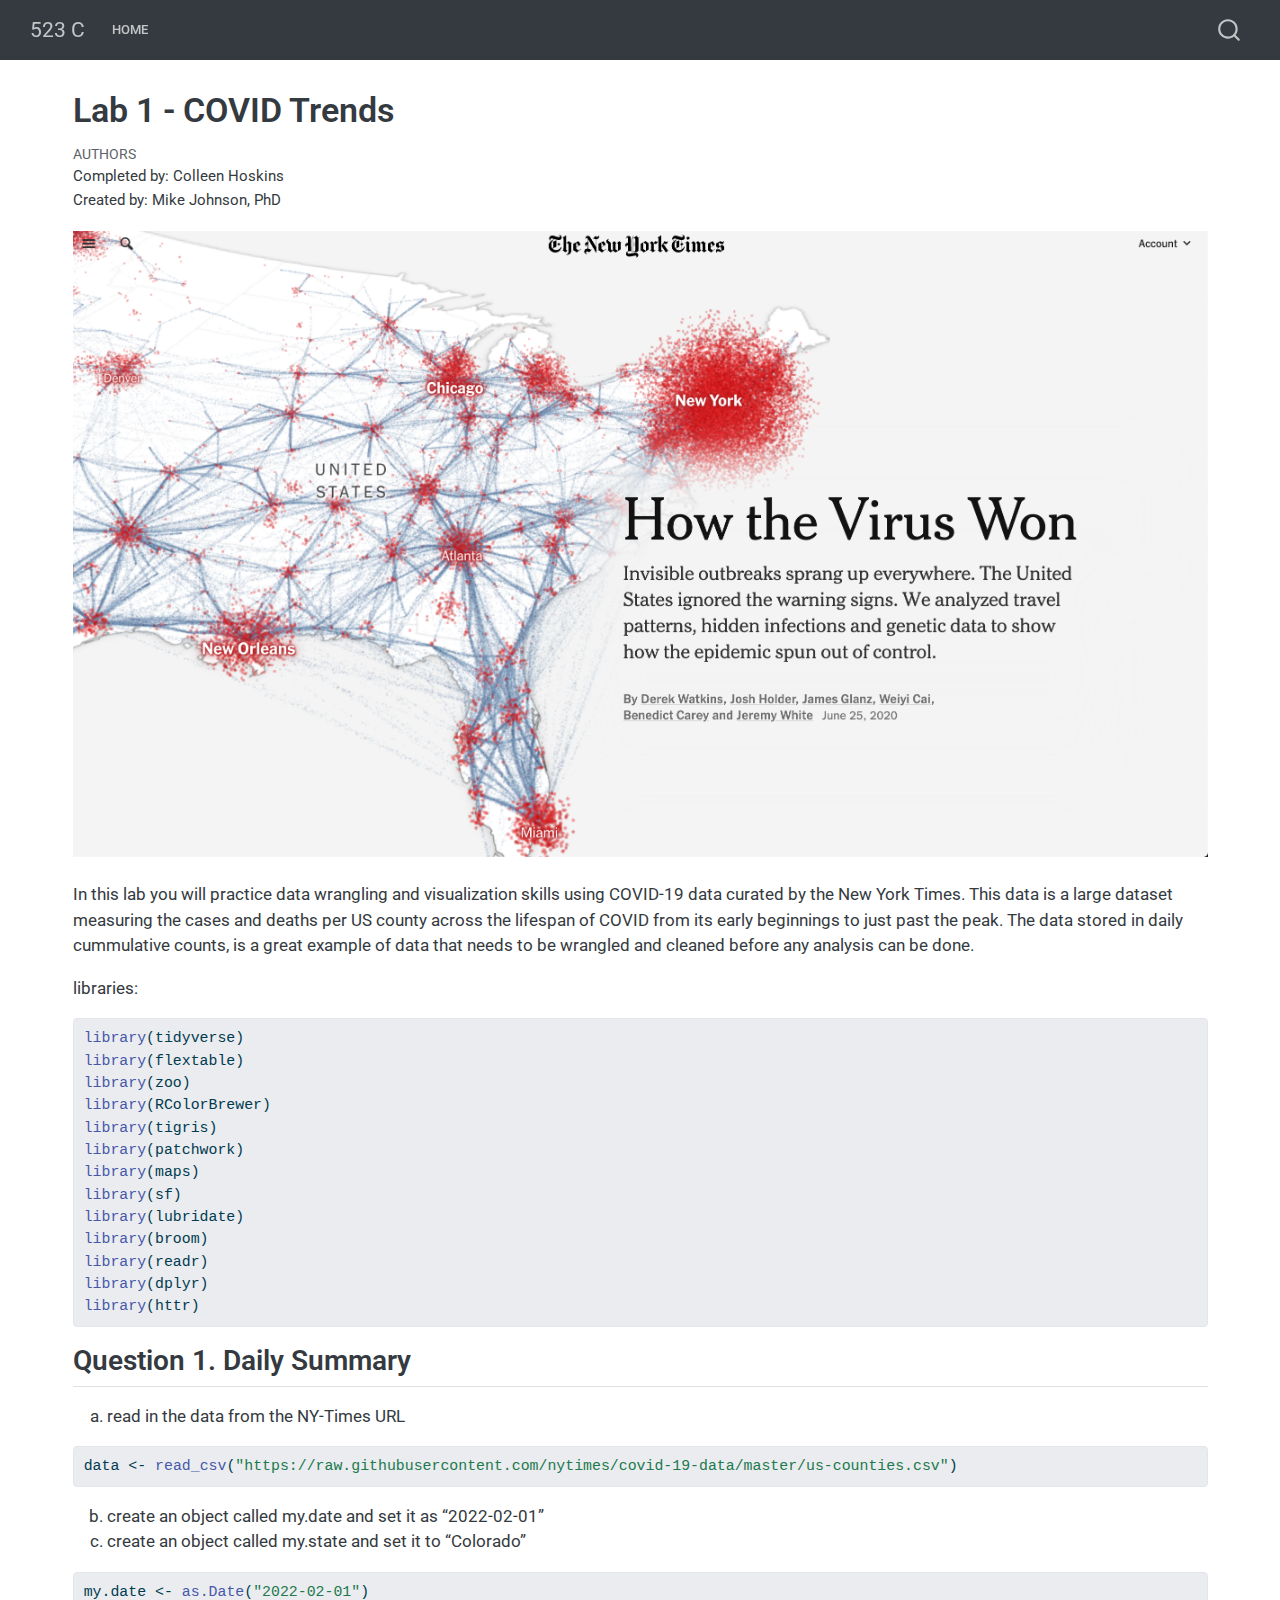
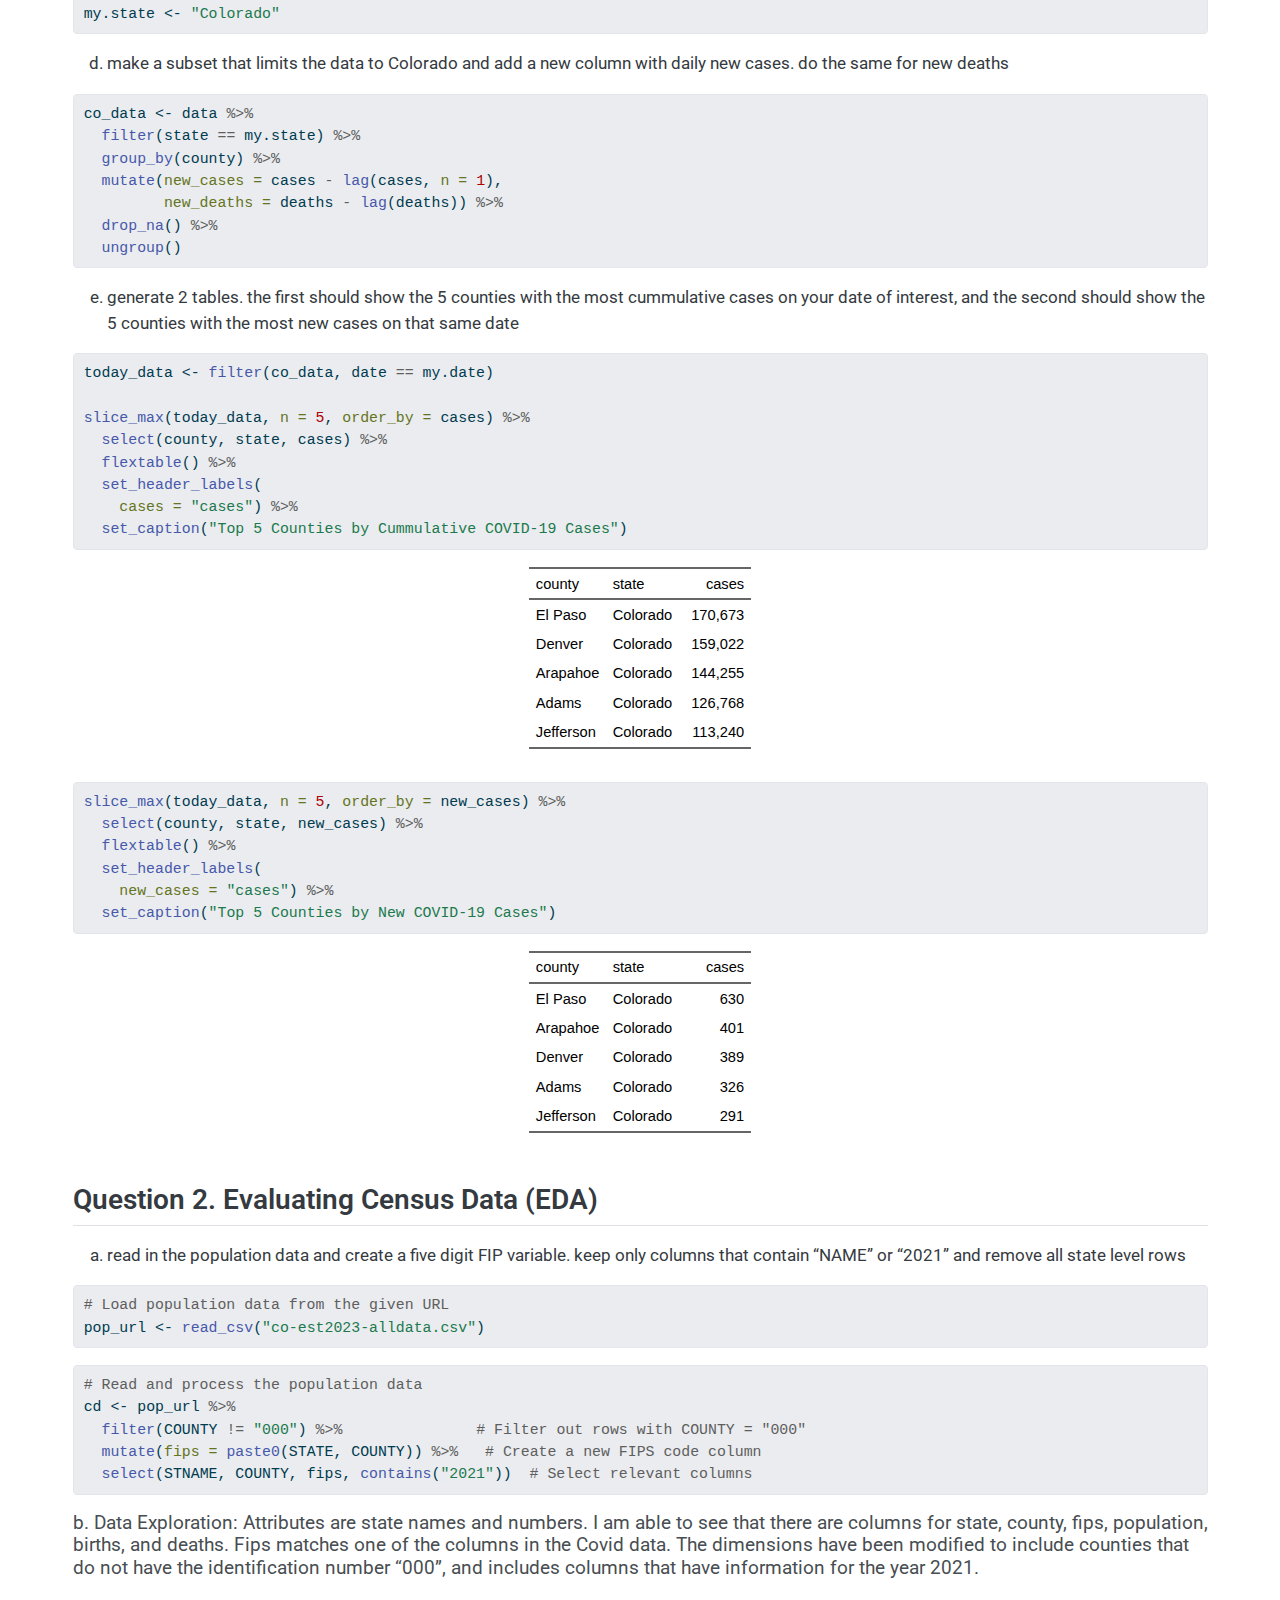
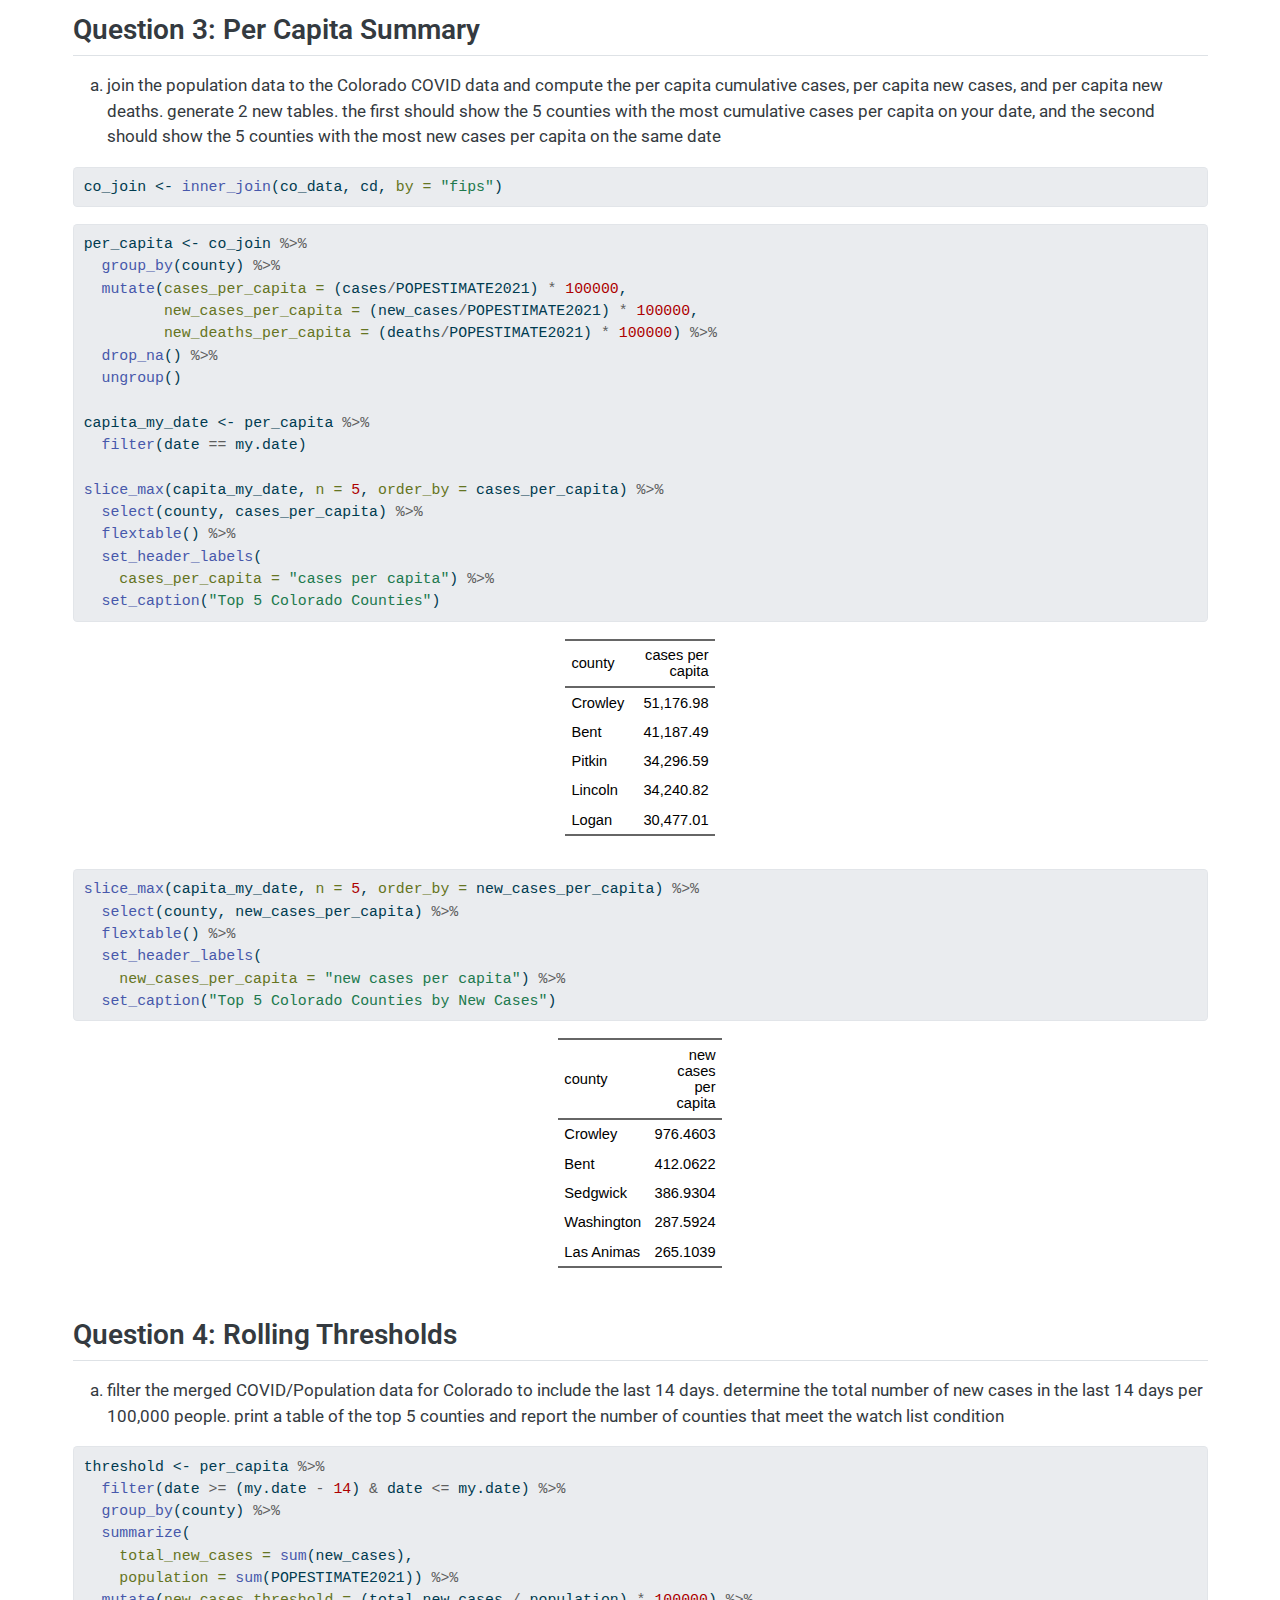
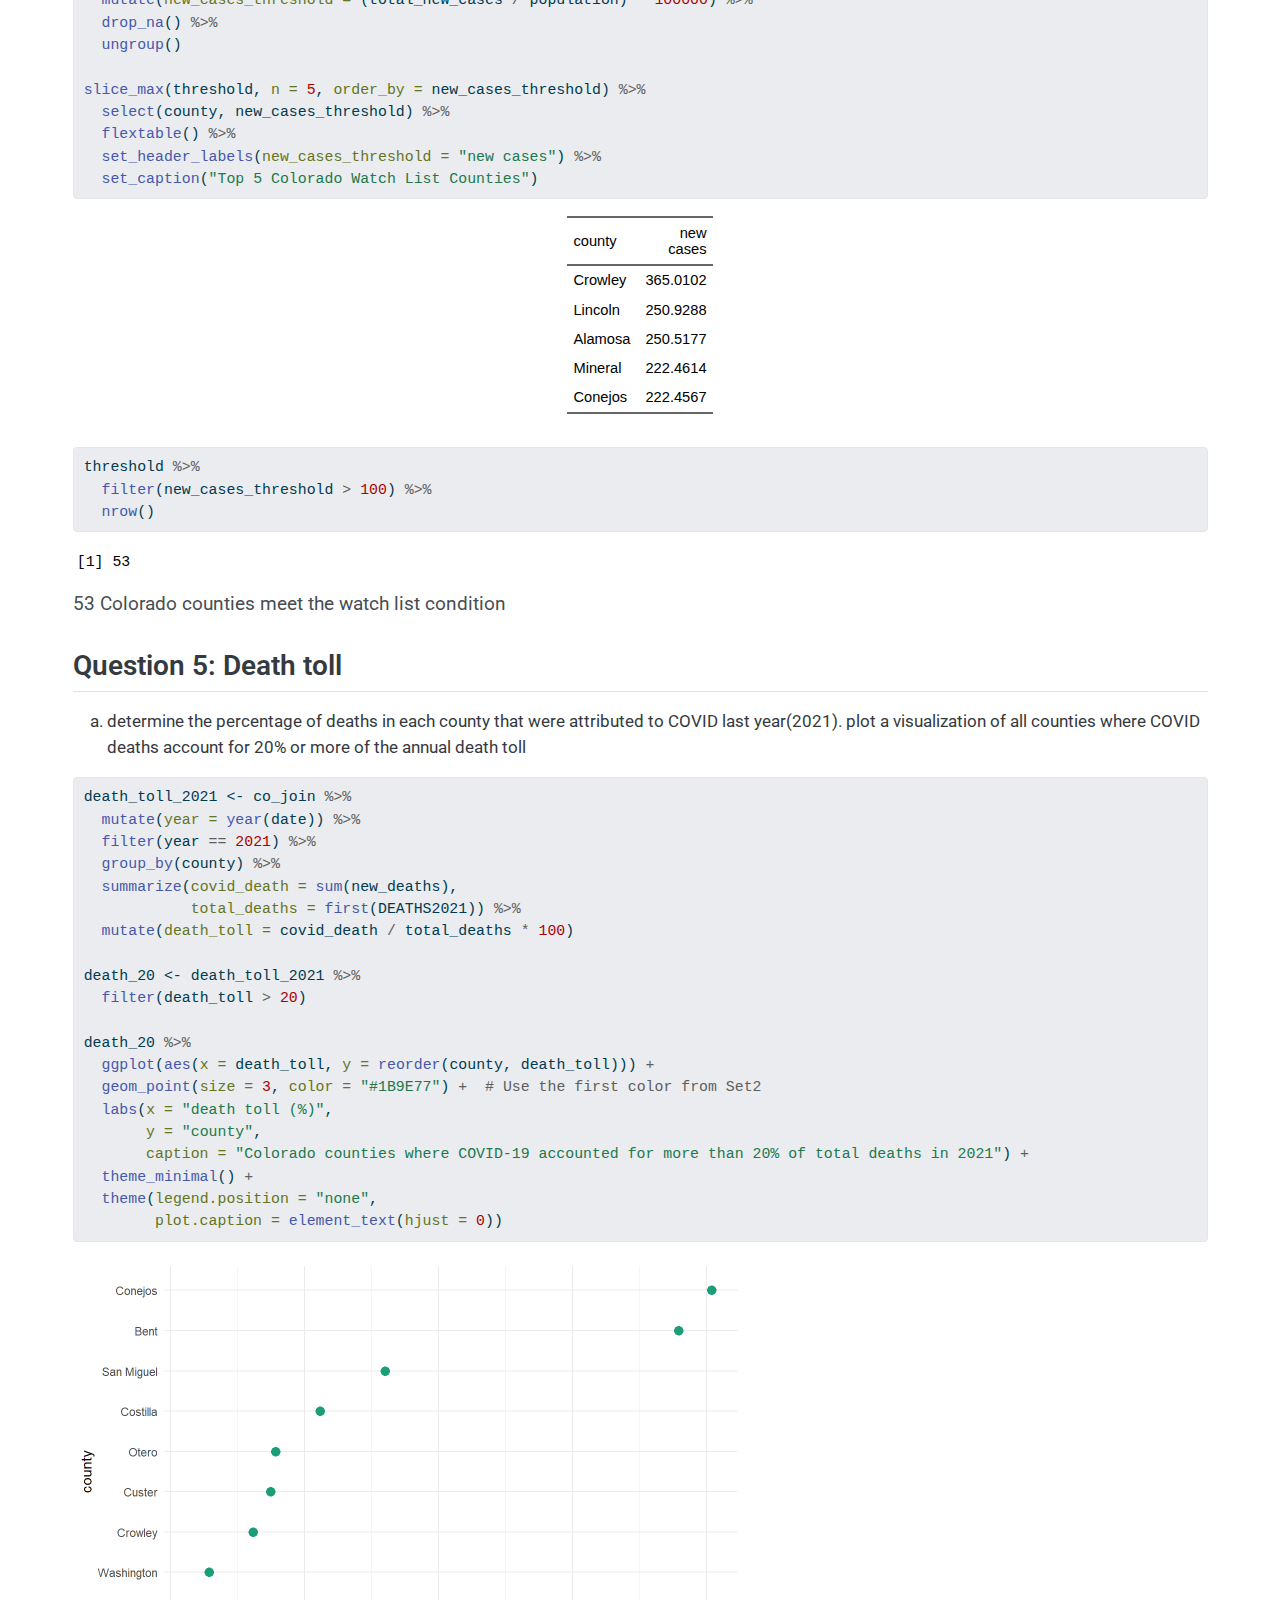
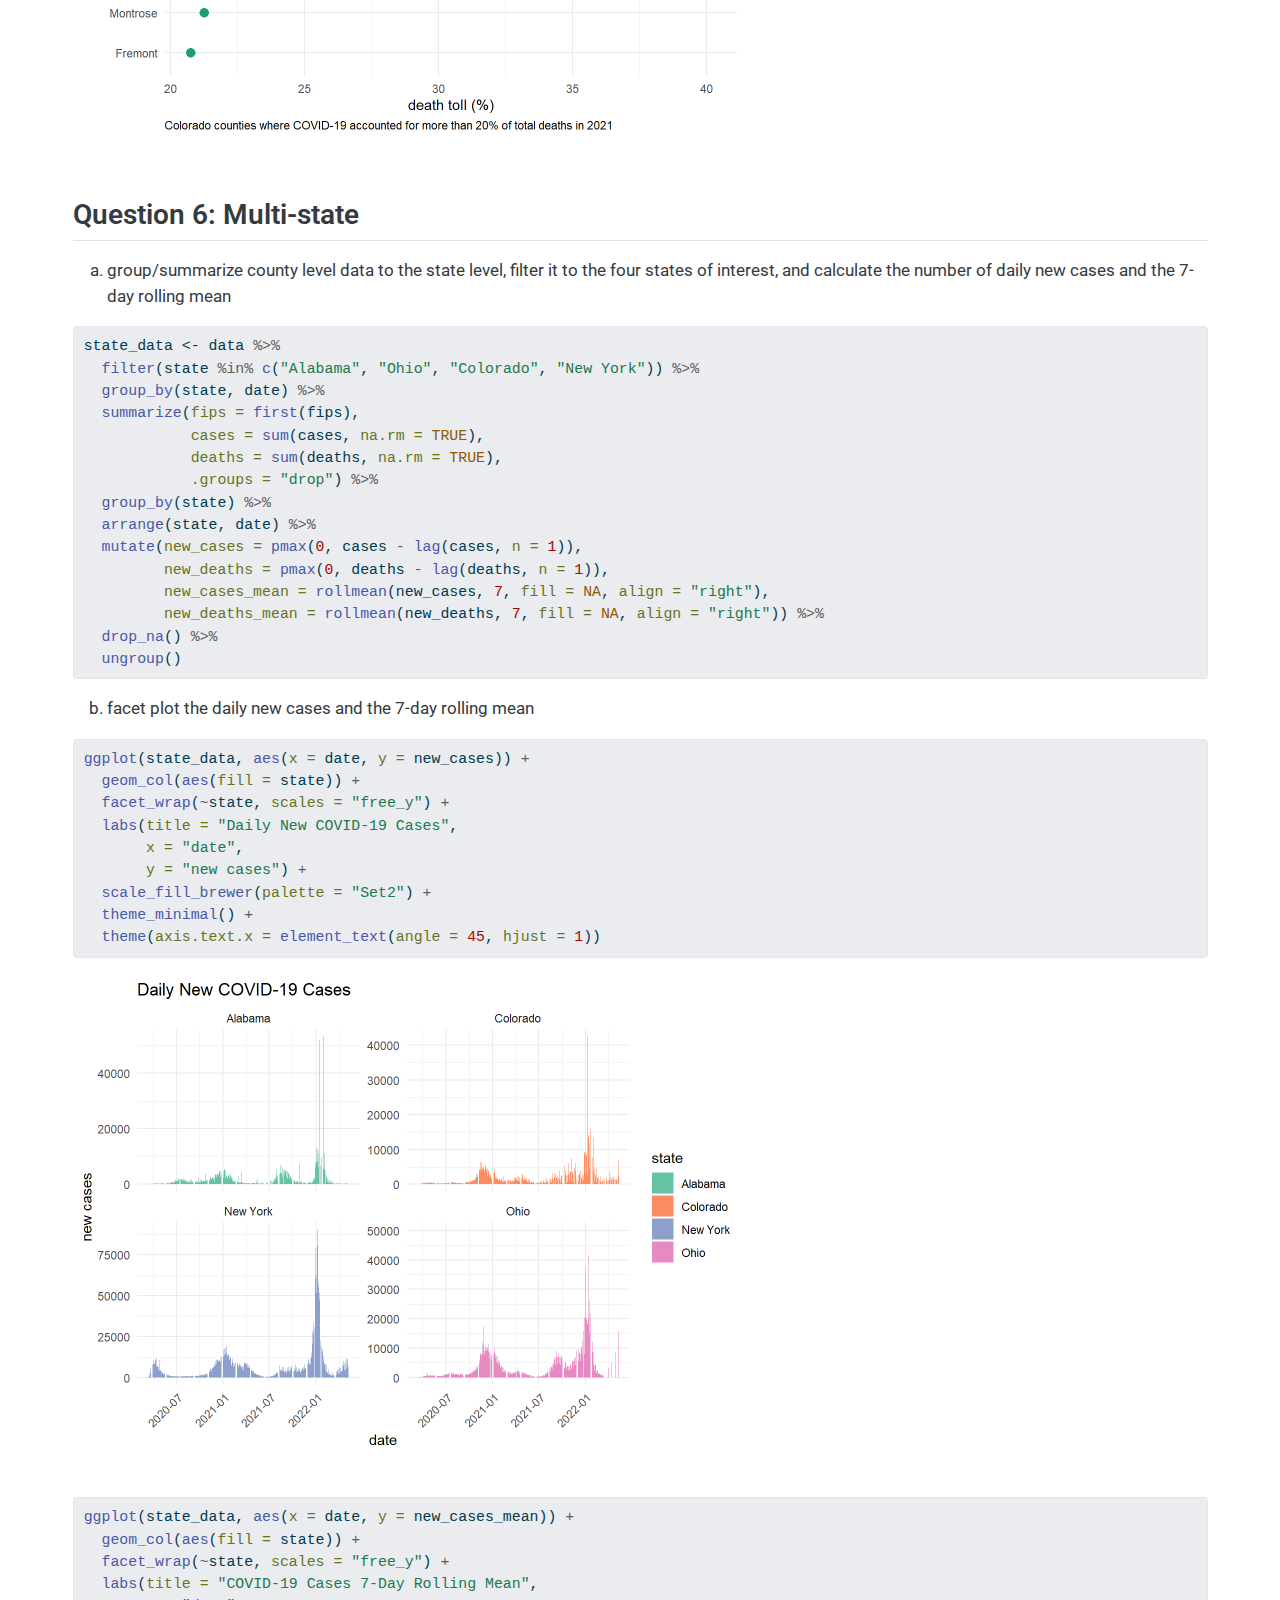
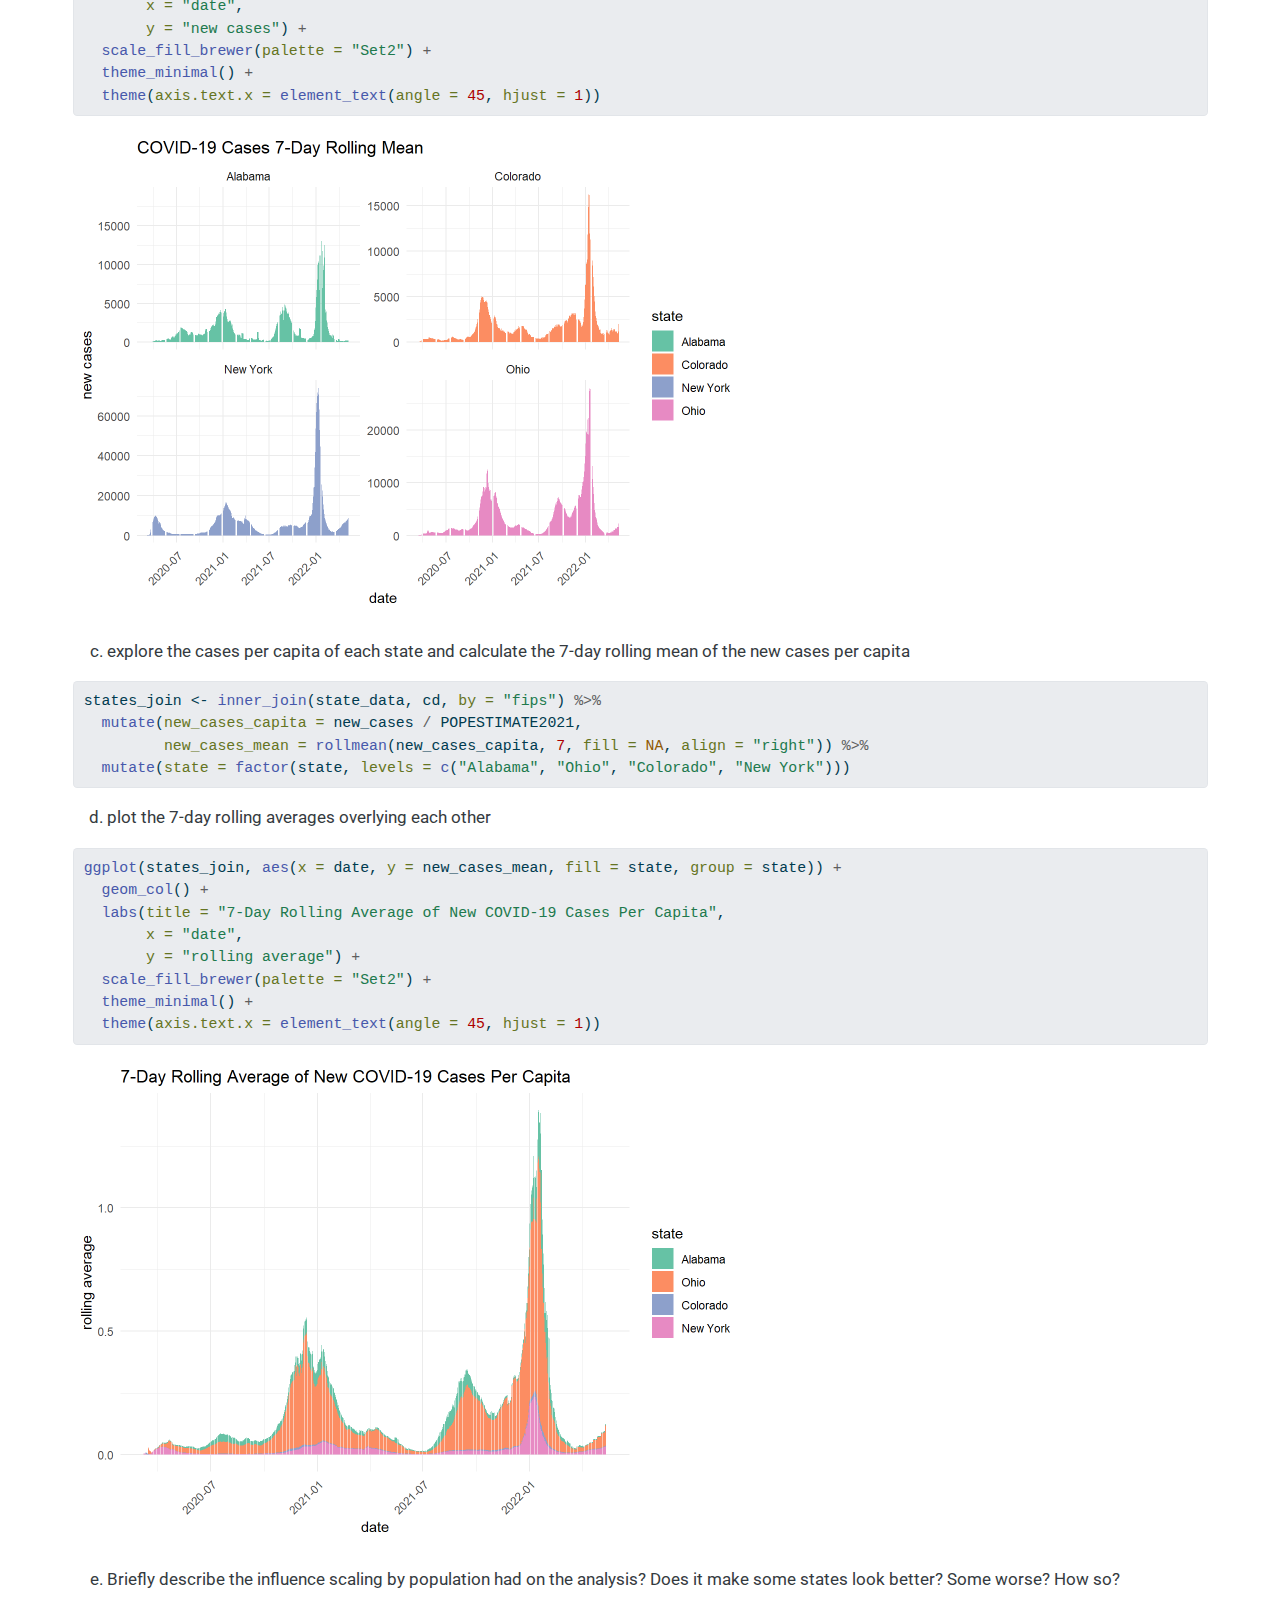
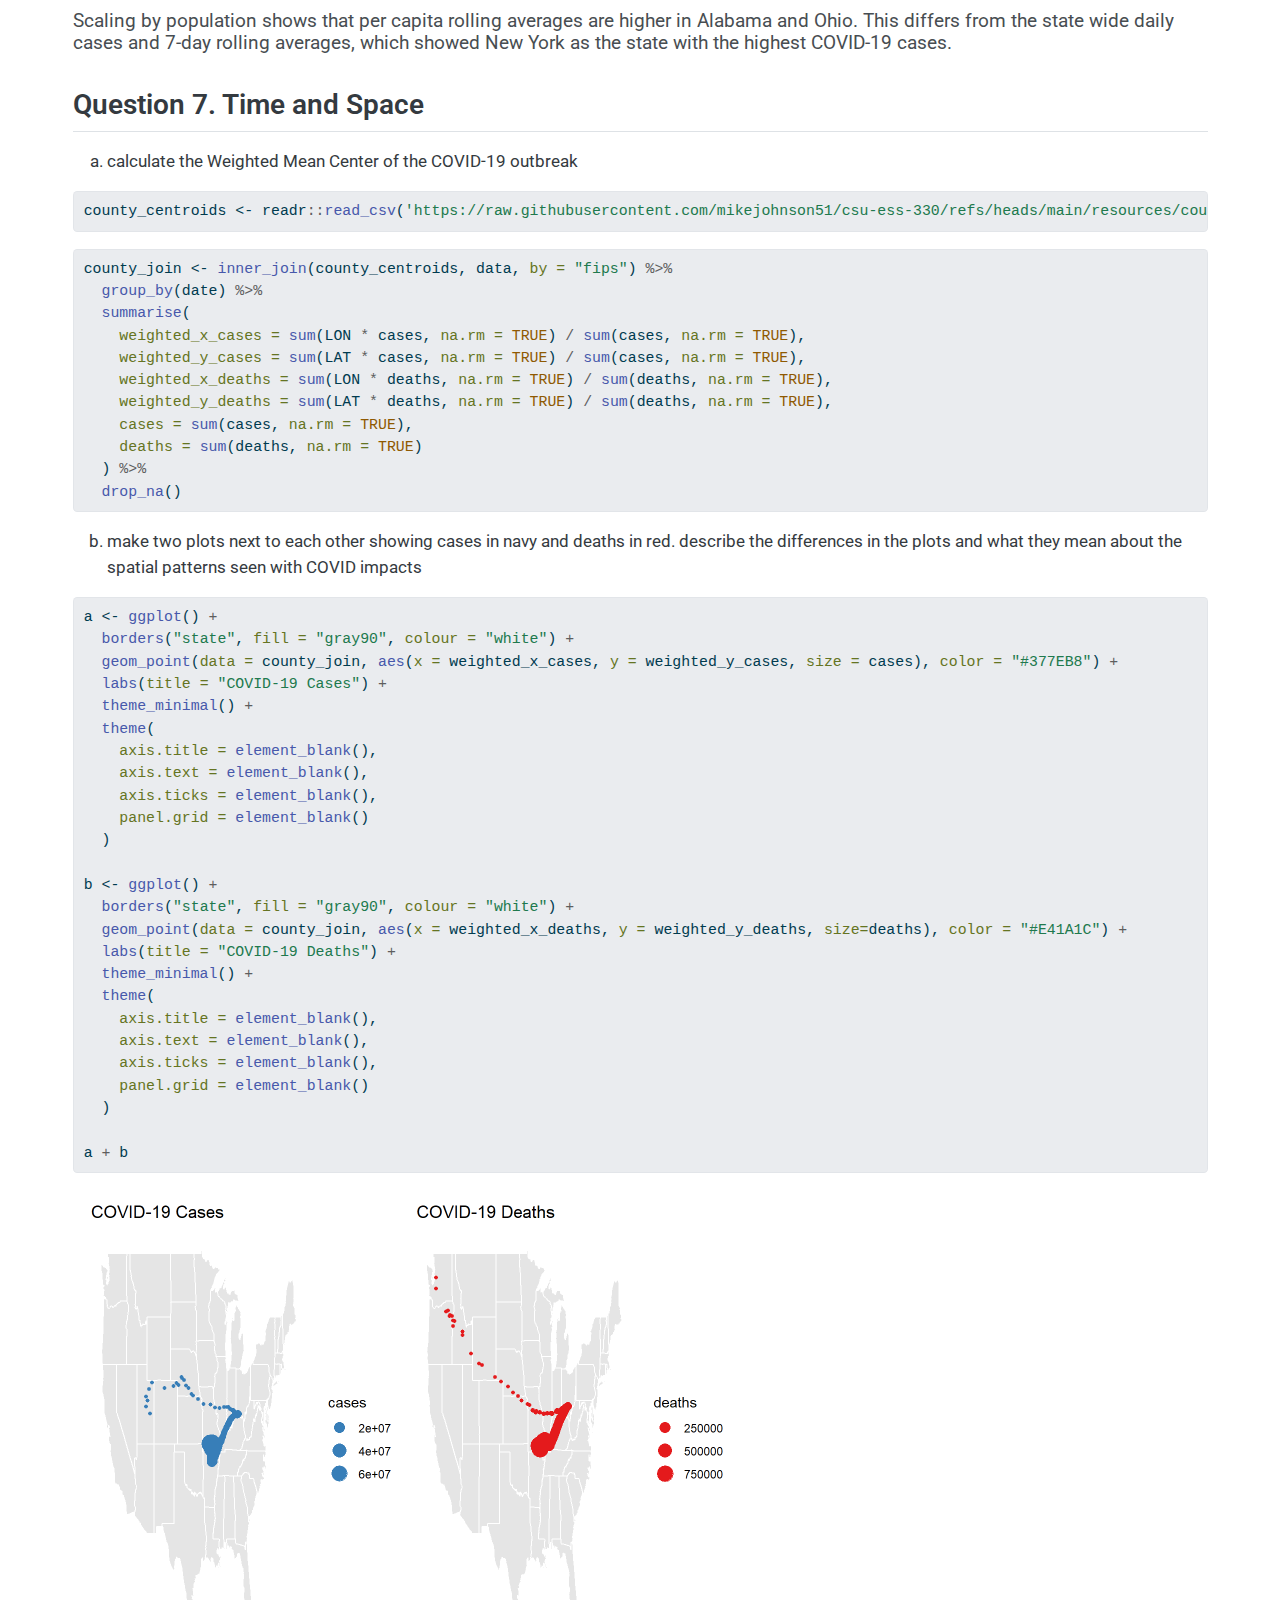
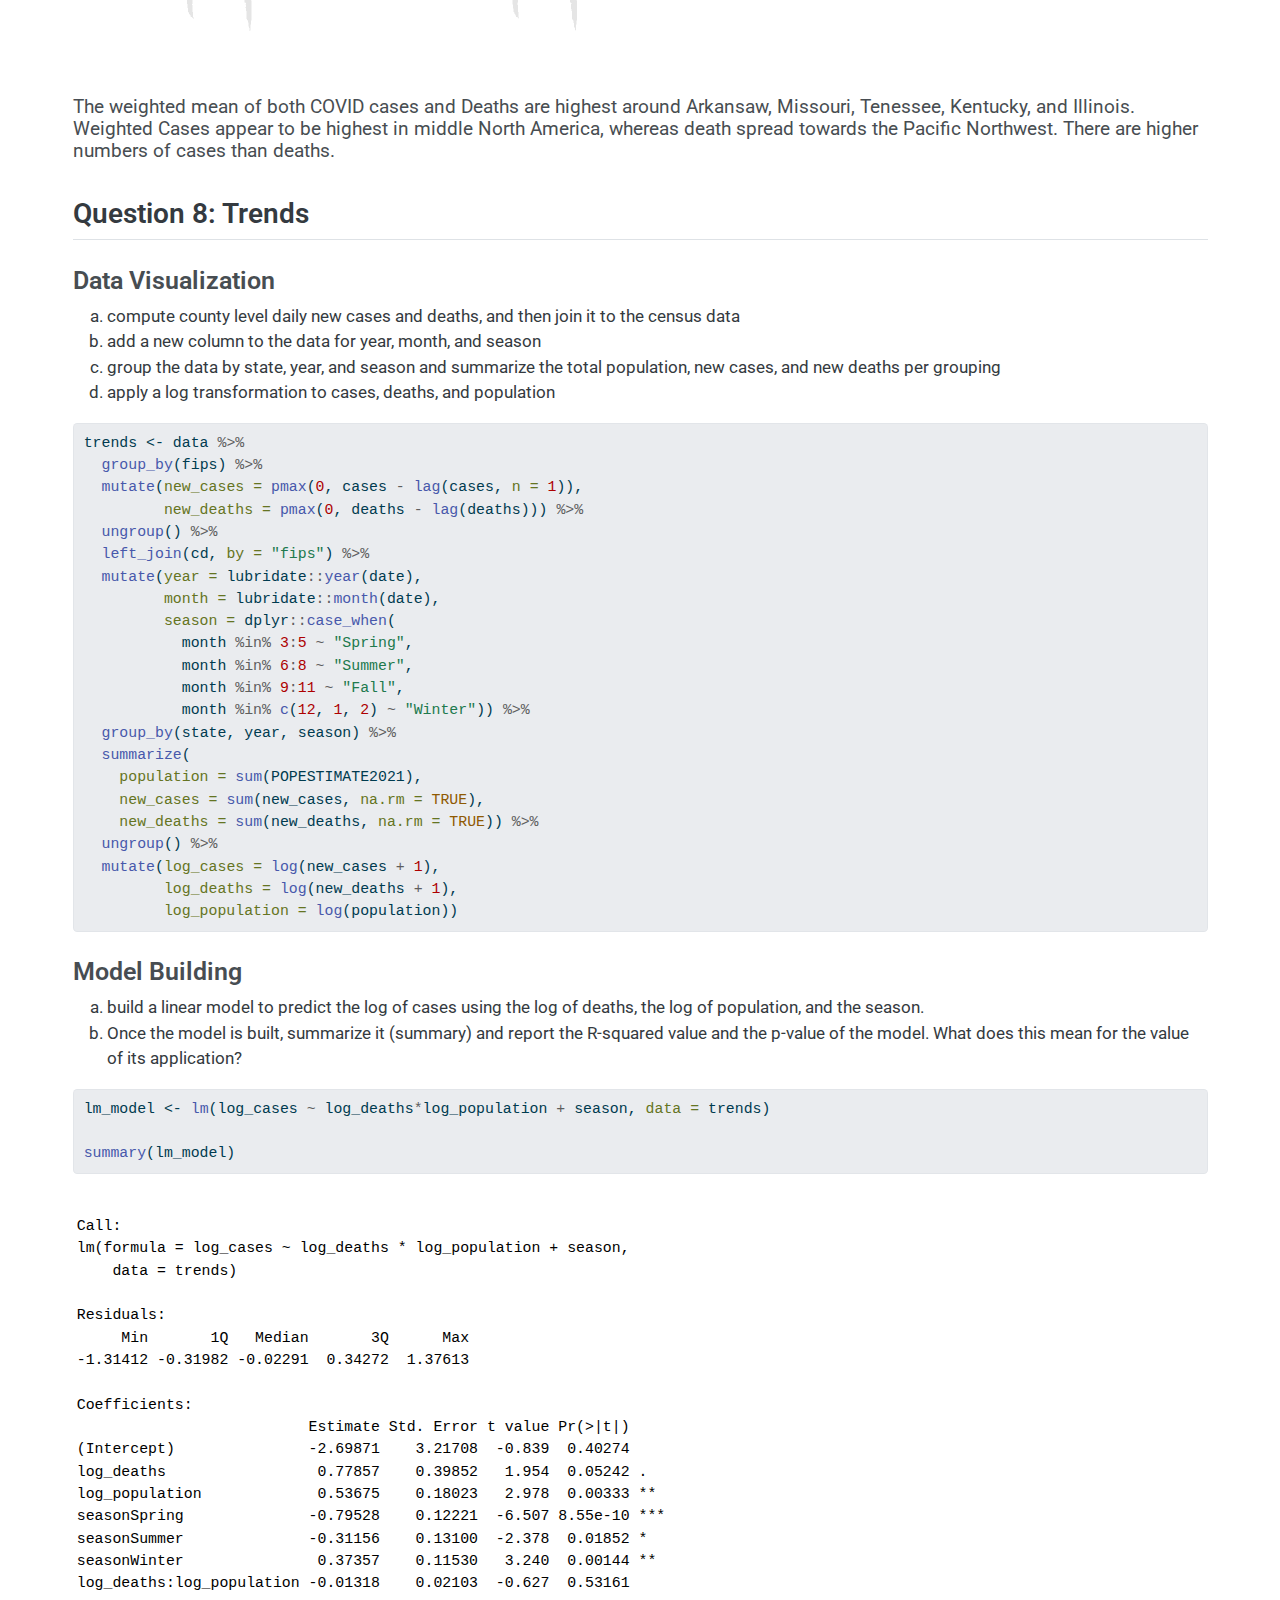
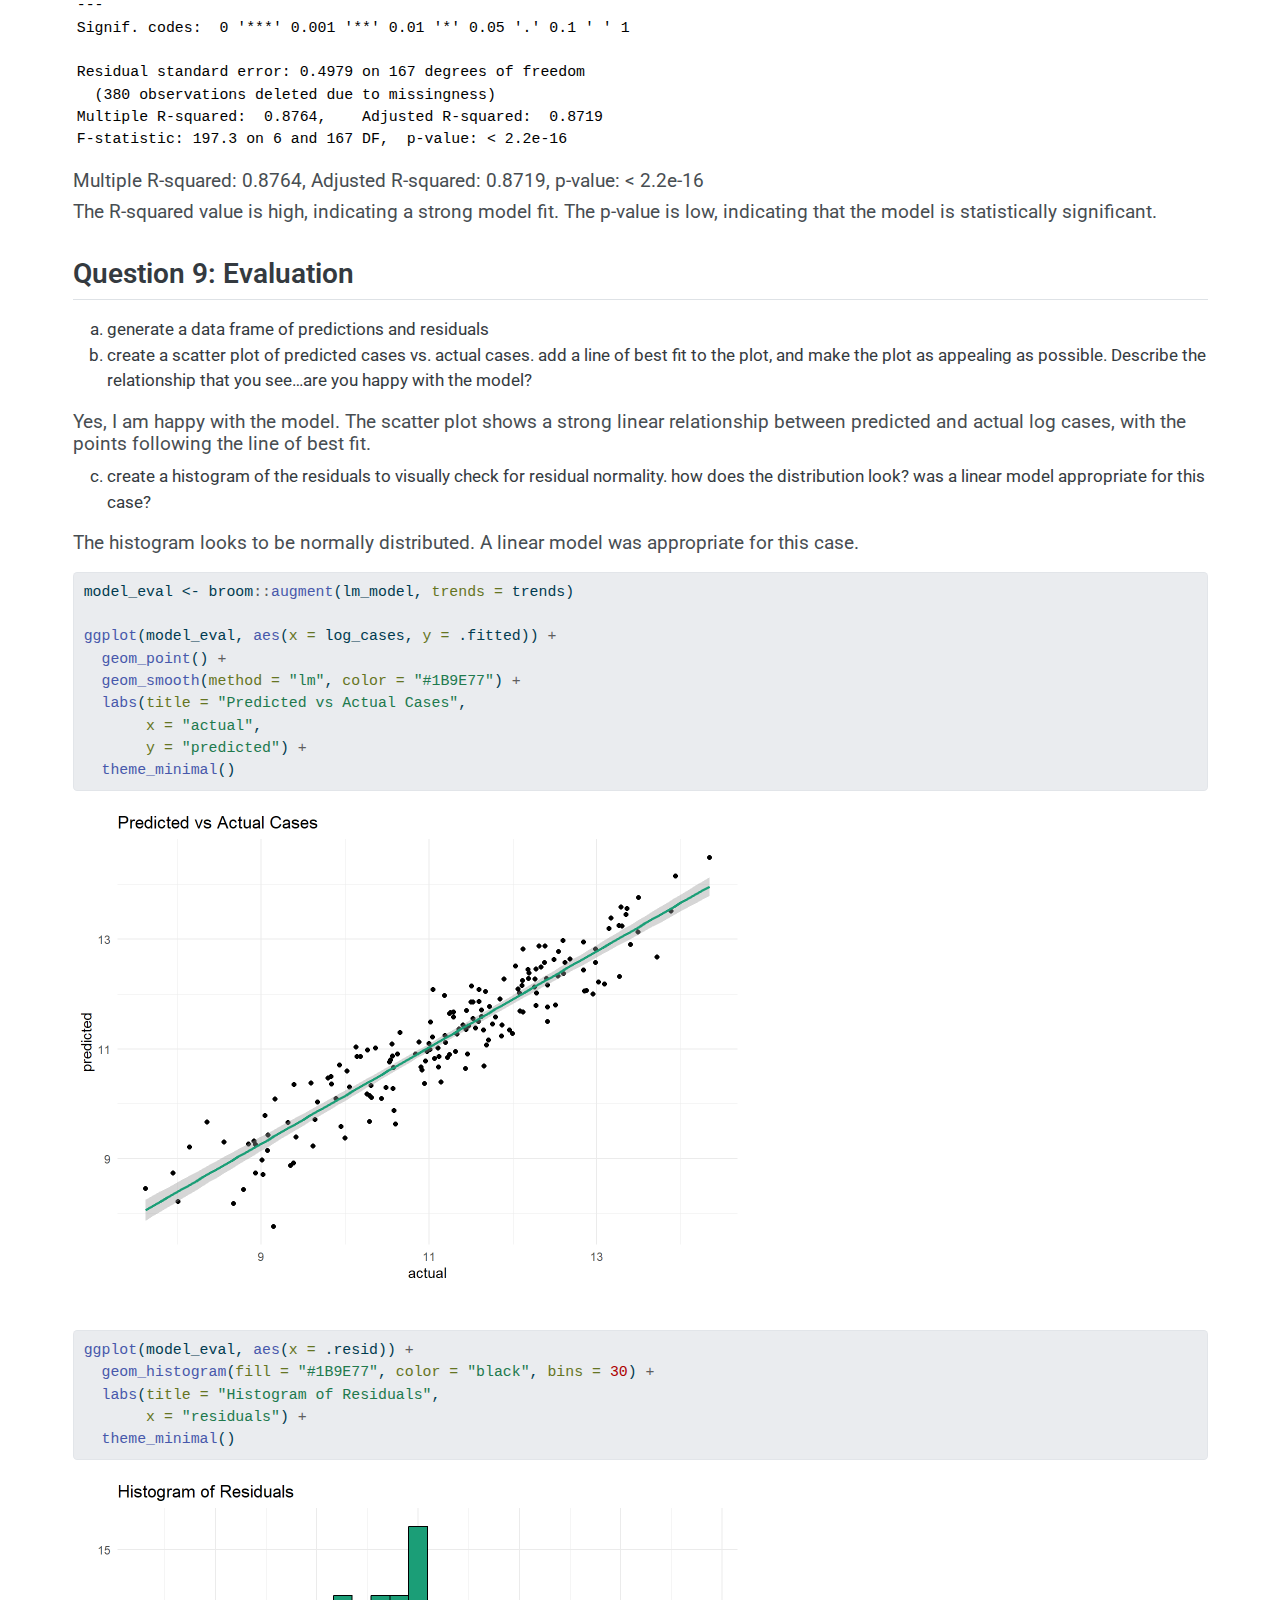
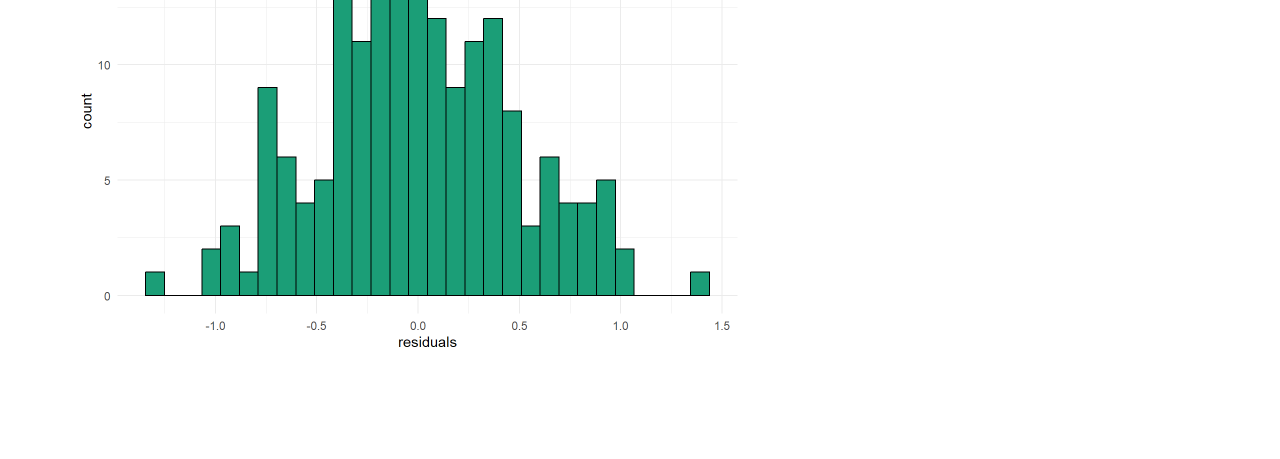
<file: docs/lab-01.html>
<!DOCTYPE html>
<html xmlns="http://www.w3.org/1999/xhtml" lang="en" xml:lang="en"><head>

<meta charset="utf-8">
<meta name="generator" content="quarto-1.5.57">

<meta name="viewport" content="width=device-width, initial-scale=1.0, user-scalable=yes">

<meta name="author" content="Completed by: Colleen Hoskins">
<meta name="author" content="Created by: Mike Johnson, PhD">

<title>Lab 1 - COVID Trends – 523 C</title>
<style>
code{white-space: pre-wrap;}
span.smallcaps{font-variant: small-caps;}
div.columns{display: flex; gap: min(4vw, 1.5em);}
div.column{flex: auto; overflow-x: auto;}
div.hanging-indent{margin-left: 1.5em; text-indent: -1.5em;}
ul.task-list{list-style: none;}
ul.task-list li input[type="checkbox"] {
  width: 0.8em;
  margin: 0 0.8em 0.2em -1em; /* quarto-specific, see https://github.com/quarto-dev/quarto-cli/issues/4556 */ 
  vertical-align: middle;
}
/* CSS for syntax highlighting */
pre > code.sourceCode { white-space: pre; position: relative; }
pre > code.sourceCode > span { line-height: 1.25; }
pre > code.sourceCode > span:empty { height: 1.2em; }
.sourceCode { overflow: visible; }
code.sourceCode > span { color: inherit; text-decoration: inherit; }
div.sourceCode { margin: 1em 0; }
pre.sourceCode { margin: 0; }
@media screen {
div.sourceCode { overflow: auto; }
}
@media print {
pre > code.sourceCode { white-space: pre-wrap; }
pre > code.sourceCode > span { display: inline-block; text-indent: -5em; padding-left: 5em; }
}
pre.numberSource code
  { counter-reset: source-line 0; }
pre.numberSource code > span
  { position: relative; left: -4em; counter-increment: source-line; }
pre.numberSource code > span > a:first-child::before
  { content: counter(source-line);
    position: relative; left: -1em; text-align: right; vertical-align: baseline;
    border: none; display: inline-block;
    -webkit-touch-callout: none; -webkit-user-select: none;
    -khtml-user-select: none; -moz-user-select: none;
    -ms-user-select: none; user-select: none;
    padding: 0 4px; width: 4em;
  }
pre.numberSource { margin-left: 3em;  padding-left: 4px; }
div.sourceCode
  {   }
@media screen {
pre > code.sourceCode > span > a:first-child::before { text-decoration: underline; }
}
</style>


<script src="site_libs/quarto-nav/quarto-nav.js"></script>
<script src="site_libs/quarto-nav/headroom.min.js"></script>
<script src="site_libs/clipboard/clipboard.min.js"></script>
<script src="site_libs/quarto-search/autocomplete.umd.js"></script>
<script src="site_libs/quarto-search/fuse.min.js"></script>
<script src="site_libs/quarto-search/quarto-search.js"></script>
<meta name="quarto:offset" content="./">
<script src="site_libs/quarto-html/quarto.js"></script>
<script src="site_libs/quarto-html/popper.min.js"></script>
<script src="site_libs/quarto-html/tippy.umd.min.js"></script>
<script src="site_libs/quarto-html/anchor.min.js"></script>
<link href="site_libs/quarto-html/tippy.css" rel="stylesheet">
<link href="site_libs/quarto-html/quarto-syntax-highlighting.css" rel="stylesheet" id="quarto-text-highlighting-styles">
<script src="site_libs/bootstrap/bootstrap.min.js"></script>
<link href="site_libs/bootstrap/bootstrap-icons.css" rel="stylesheet">
<link href="site_libs/bootstrap/bootstrap.min.css" rel="stylesheet" id="quarto-bootstrap" data-mode="light">
<script id="quarto-search-options" type="application/json">{
  "location": "navbar",
  "copy-button": false,
  "collapse-after": 3,
  "panel-placement": "end",
  "type": "overlay",
  "limit": 50,
  "keyboard-shortcut": [
    "f",
    "/",
    "s"
  ],
  "show-item-context": false,
  "language": {
    "search-no-results-text": "No results",
    "search-matching-documents-text": "matching documents",
    "search-copy-link-title": "Copy link to search",
    "search-hide-matches-text": "Hide additional matches",
    "search-more-match-text": "more match in this document",
    "search-more-matches-text": "more matches in this document",
    "search-clear-button-title": "Clear",
    "search-text-placeholder": "",
    "search-detached-cancel-button-title": "Cancel",
    "search-submit-button-title": "Submit",
    "search-label": "Search"
  }
}</script>
<link href="site_libs/tabwid-1.1.3/tabwid.css" rel="stylesheet">

<script src="site_libs/tabwid-1.1.3/tabwid.js"></script>



<link rel="stylesheet" href="styles.css">
</head>

<body class="nav-fixed">

<div id="quarto-search-results"></div>
  <header id="quarto-header" class="headroom fixed-top">
    <nav class="navbar navbar-expand-lg " data-bs-theme="dark">
      <div class="navbar-container container-fluid">
      <div class="navbar-brand-container mx-auto">
    <a class="navbar-brand" href="./index.html">
    <span class="navbar-title">523 C</span>
    </a>
  </div>
            <div id="quarto-search" class="" title="Search"></div>
          <button class="navbar-toggler" type="button" data-bs-toggle="collapse" data-bs-target="#navbarCollapse" aria-controls="navbarCollapse" role="menu" aria-expanded="false" aria-label="Toggle navigation" onclick="if (window.quartoToggleHeadroom) { window.quartoToggleHeadroom(); }">
  <span class="navbar-toggler-icon"></span>
</button>
          <div class="collapse navbar-collapse" id="navbarCollapse">
            <ul class="navbar-nav navbar-nav-scroll me-auto">
  <li class="nav-item">
    <a class="nav-link" href="./index.html"> 
<span class="menu-text">Home</span></a>
  </li>  
</ul>
          </div> <!-- /navcollapse -->
            <div class="quarto-navbar-tools">
</div>
      </div> <!-- /container-fluid -->
    </nav>
</header>
<!-- content -->
<div id="quarto-content" class="quarto-container page-columns page-rows-contents page-layout-full page-navbar">
<!-- sidebar -->
<!-- margin-sidebar -->
    
<!-- main -->
<main class="content column-page" id="quarto-document-content">

<header id="title-block-header" class="quarto-title-block default">
<div class="quarto-title">
<h1 class="title">Lab 1 - COVID Trends</h1>
</div>



<div class="quarto-title-meta column-page">

    <div>
    <div class="quarto-title-meta-heading">Authors</div>
    <div class="quarto-title-meta-contents">
             <p>Completed by: Colleen Hoskins </p>
             <p>Created by: Mike Johnson, PhD </p>
          </div>
  </div>
    
  
    
  </div>
  


</header>


<div class="cell">
<div class="cell-output-display">
<div>
<figure class="figure">
<p><img src="images/nyt-covid.png" class="img-fluid figure-img" width="1262"></p>
</figure>
</div>
</div>
</div>
<p>In this lab you will practice data wrangling and visualization skills using COVID-19 data curated by the New York Times. This data is a large dataset measuring the cases and deaths per US county across the lifespan of COVID from its early beginnings to just past the peak. The data stored in daily cummulative counts, is a great example of data that needs to be wrangled and cleaned before any analysis can be done.</p>
<p>libraries:</p>
<div class="cell">
<div class="sourceCode cell-code" id="cb1"><pre class="sourceCode r code-with-copy"><code class="sourceCode r"><span id="cb1-1"><a href="#cb1-1" aria-hidden="true" tabindex="-1"></a><span class="fu">library</span>(tidyverse)</span>
<span id="cb1-2"><a href="#cb1-2" aria-hidden="true" tabindex="-1"></a><span class="fu">library</span>(flextable)</span>
<span id="cb1-3"><a href="#cb1-3" aria-hidden="true" tabindex="-1"></a><span class="fu">library</span>(zoo)</span>
<span id="cb1-4"><a href="#cb1-4" aria-hidden="true" tabindex="-1"></a><span class="fu">library</span>(RColorBrewer)</span>
<span id="cb1-5"><a href="#cb1-5" aria-hidden="true" tabindex="-1"></a><span class="fu">library</span>(tigris)</span>
<span id="cb1-6"><a href="#cb1-6" aria-hidden="true" tabindex="-1"></a><span class="fu">library</span>(patchwork)</span>
<span id="cb1-7"><a href="#cb1-7" aria-hidden="true" tabindex="-1"></a><span class="fu">library</span>(maps)</span>
<span id="cb1-8"><a href="#cb1-8" aria-hidden="true" tabindex="-1"></a><span class="fu">library</span>(sf)</span>
<span id="cb1-9"><a href="#cb1-9" aria-hidden="true" tabindex="-1"></a><span class="fu">library</span>(lubridate)</span>
<span id="cb1-10"><a href="#cb1-10" aria-hidden="true" tabindex="-1"></a><span class="fu">library</span>(broom)</span>
<span id="cb1-11"><a href="#cb1-11" aria-hidden="true" tabindex="-1"></a><span class="fu">library</span>(readr)</span>
<span id="cb1-12"><a href="#cb1-12" aria-hidden="true" tabindex="-1"></a><span class="fu">library</span>(dplyr)</span>
<span id="cb1-13"><a href="#cb1-13" aria-hidden="true" tabindex="-1"></a><span class="fu">library</span>(httr)</span></code><button title="Copy to Clipboard" class="code-copy-button"><i class="bi"></i></button></pre></div>
</div>
<section id="question-1.-daily-summary" class="level2">
<h2 class="anchored" data-anchor-id="question-1.-daily-summary">Question 1. Daily Summary</h2>
<ol type="a">
<li>read in the data from the NY-Times URL</li>
</ol>
<div class="cell">
<div class="sourceCode cell-code" id="cb2"><pre class="sourceCode r code-with-copy"><code class="sourceCode r"><span id="cb2-1"><a href="#cb2-1" aria-hidden="true" tabindex="-1"></a>data <span class="ot">&lt;-</span> <span class="fu">read_csv</span>(<span class="st">"https://raw.githubusercontent.com/nytimes/covid-19-data/master/us-counties.csv"</span>)</span></code><button title="Copy to Clipboard" class="code-copy-button"><i class="bi"></i></button></pre></div>
</div>
<ol start="2" type="a">
<li>create an object called my.date and set it as “2022-02-01”</li>
<li>create an object called my.state and set it to “Colorado”</li>
</ol>
<div class="cell">
<div class="sourceCode cell-code" id="cb3"><pre class="sourceCode r code-with-copy"><code class="sourceCode r"><span id="cb3-1"><a href="#cb3-1" aria-hidden="true" tabindex="-1"></a>my.date <span class="ot">&lt;-</span> <span class="fu">as.Date</span>(<span class="st">"2022-02-01"</span>)</span>
<span id="cb3-2"><a href="#cb3-2" aria-hidden="true" tabindex="-1"></a>my.state <span class="ot">&lt;-</span> <span class="st">"Colorado"</span></span></code><button title="Copy to Clipboard" class="code-copy-button"><i class="bi"></i></button></pre></div>
</div>
<ol start="4" type="a">
<li>make a subset that limits the data to Colorado and add a new column with daily new cases. do the same for new deaths</li>
</ol>
<div class="cell">
<div class="sourceCode cell-code" id="cb4"><pre class="sourceCode r code-with-copy"><code class="sourceCode r"><span id="cb4-1"><a href="#cb4-1" aria-hidden="true" tabindex="-1"></a>co_data <span class="ot">&lt;-</span> data <span class="sc">%&gt;%</span></span>
<span id="cb4-2"><a href="#cb4-2" aria-hidden="true" tabindex="-1"></a>  <span class="fu">filter</span>(state <span class="sc">==</span> my.state) <span class="sc">%&gt;%</span></span>
<span id="cb4-3"><a href="#cb4-3" aria-hidden="true" tabindex="-1"></a>  <span class="fu">group_by</span>(county) <span class="sc">%&gt;%</span></span>
<span id="cb4-4"><a href="#cb4-4" aria-hidden="true" tabindex="-1"></a>  <span class="fu">mutate</span>(<span class="at">new_cases =</span> cases <span class="sc">-</span> <span class="fu">lag</span>(cases, <span class="at">n =</span> <span class="dv">1</span>),</span>
<span id="cb4-5"><a href="#cb4-5" aria-hidden="true" tabindex="-1"></a>         <span class="at">new_deaths =</span> deaths <span class="sc">-</span> <span class="fu">lag</span>(deaths)) <span class="sc">%&gt;%</span></span>
<span id="cb4-6"><a href="#cb4-6" aria-hidden="true" tabindex="-1"></a>  <span class="fu">drop_na</span>() <span class="sc">%&gt;%</span></span>
<span id="cb4-7"><a href="#cb4-7" aria-hidden="true" tabindex="-1"></a>  <span class="fu">ungroup</span>()</span></code><button title="Copy to Clipboard" class="code-copy-button"><i class="bi"></i></button></pre></div>
</div>
<ol start="5" type="a">
<li>generate 2 tables. the first should show the 5 counties with the most cummulative cases on your date of interest, and the second should show the 5 counties with the most new cases on that same date</li>
</ol>
<div class="cell">
<div class="sourceCode cell-code" id="cb5"><pre class="sourceCode r code-with-copy"><code class="sourceCode r"><span id="cb5-1"><a href="#cb5-1" aria-hidden="true" tabindex="-1"></a>today_data <span class="ot">&lt;-</span> <span class="fu">filter</span>(co_data, date <span class="sc">==</span> my.date)</span>
<span id="cb5-2"><a href="#cb5-2" aria-hidden="true" tabindex="-1"></a></span>
<span id="cb5-3"><a href="#cb5-3" aria-hidden="true" tabindex="-1"></a><span class="fu">slice_max</span>(today_data, <span class="at">n =</span> <span class="dv">5</span>, <span class="at">order_by =</span> cases) <span class="sc">%&gt;%</span></span>
<span id="cb5-4"><a href="#cb5-4" aria-hidden="true" tabindex="-1"></a>  <span class="fu">select</span>(county, state, cases) <span class="sc">%&gt;%</span></span>
<span id="cb5-5"><a href="#cb5-5" aria-hidden="true" tabindex="-1"></a>  <span class="fu">flextable</span>() <span class="sc">%&gt;%</span></span>
<span id="cb5-6"><a href="#cb5-6" aria-hidden="true" tabindex="-1"></a>  <span class="fu">set_header_labels</span>(</span>
<span id="cb5-7"><a href="#cb5-7" aria-hidden="true" tabindex="-1"></a>    <span class="at">cases =</span> <span class="st">"cases"</span>) <span class="sc">%&gt;%</span></span>
<span id="cb5-8"><a href="#cb5-8" aria-hidden="true" tabindex="-1"></a>  <span class="fu">set_caption</span>(<span class="st">"Top 5 Counties by Cummulative COVID-19 Cases"</span>)</span></code><button title="Copy to Clipboard" class="code-copy-button"><i class="bi"></i></button></pre></div>
<div class="cell-output-display">
<div class="tabwid"><style>.cl-4e61f50a{}.cl-4e59d406{font-family:'Arial';font-size:11pt;font-weight:normal;font-style:normal;text-decoration:none;color:rgba(0, 0, 0, 1.00);background-color:transparent;}.cl-4e5d05a4{margin:0;text-align:left;border-bottom: 0 solid rgba(0, 0, 0, 1.00);border-top: 0 solid rgba(0, 0, 0, 1.00);border-left: 0 solid rgba(0, 0, 0, 1.00);border-right: 0 solid rgba(0, 0, 0, 1.00);padding-bottom:5pt;padding-top:5pt;padding-left:5pt;padding-right:5pt;line-height: 1;background-color:transparent;}.cl-4e5d05ae{margin:0;text-align:right;border-bottom: 0 solid rgba(0, 0, 0, 1.00);border-top: 0 solid rgba(0, 0, 0, 1.00);border-left: 0 solid rgba(0, 0, 0, 1.00);border-right: 0 solid rgba(0, 0, 0, 1.00);padding-bottom:5pt;padding-top:5pt;padding-left:5pt;padding-right:5pt;line-height: 1;background-color:transparent;}.cl-4e5d2b06{width:0.75in;background-color:transparent;vertical-align: middle;border-bottom: 1.5pt solid rgba(102, 102, 102, 1.00);border-top: 1.5pt solid rgba(102, 102, 102, 1.00);border-left: 0 solid rgba(0, 0, 0, 1.00);border-right: 0 solid rgba(0, 0, 0, 1.00);margin-bottom:0;margin-top:0;margin-left:0;margin-right:0;}.cl-4e5d2b07{width:0.75in;background-color:transparent;vertical-align: middle;border-bottom: 1.5pt solid rgba(102, 102, 102, 1.00);border-top: 1.5pt solid rgba(102, 102, 102, 1.00);border-left: 0 solid rgba(0, 0, 0, 1.00);border-right: 0 solid rgba(0, 0, 0, 1.00);margin-bottom:0;margin-top:0;margin-left:0;margin-right:0;}.cl-4e5d2b10{width:0.75in;background-color:transparent;vertical-align: middle;border-bottom: 0 solid rgba(0, 0, 0, 1.00);border-top: 0 solid rgba(0, 0, 0, 1.00);border-left: 0 solid rgba(0, 0, 0, 1.00);border-right: 0 solid rgba(0, 0, 0, 1.00);margin-bottom:0;margin-top:0;margin-left:0;margin-right:0;}.cl-4e5d2b1a{width:0.75in;background-color:transparent;vertical-align: middle;border-bottom: 0 solid rgba(0, 0, 0, 1.00);border-top: 0 solid rgba(0, 0, 0, 1.00);border-left: 0 solid rgba(0, 0, 0, 1.00);border-right: 0 solid rgba(0, 0, 0, 1.00);margin-bottom:0;margin-top:0;margin-left:0;margin-right:0;}.cl-4e5d2b1b{width:0.75in;background-color:transparent;vertical-align: middle;border-bottom: 1.5pt solid rgba(102, 102, 102, 1.00);border-top: 0 solid rgba(0, 0, 0, 1.00);border-left: 0 solid rgba(0, 0, 0, 1.00);border-right: 0 solid rgba(0, 0, 0, 1.00);margin-bottom:0;margin-top:0;margin-left:0;margin-right:0;}.cl-4e5d2b1c{width:0.75in;background-color:transparent;vertical-align: middle;border-bottom: 1.5pt solid rgba(102, 102, 102, 1.00);border-top: 0 solid rgba(0, 0, 0, 1.00);border-left: 0 solid rgba(0, 0, 0, 1.00);border-right: 0 solid rgba(0, 0, 0, 1.00);margin-bottom:0;margin-top:0;margin-left:0;margin-right:0;}</style><table data-quarto-disable-processing="true" class="cl-4e61f50a"><thead><tr style="overflow-wrap:break-word;"><th class="cl-4e5d2b06"><p class="cl-4e5d05a4"><span class="cl-4e59d406">county</span></p></th><th class="cl-4e5d2b06"><p class="cl-4e5d05a4"><span class="cl-4e59d406">state</span></p></th><th class="cl-4e5d2b07"><p class="cl-4e5d05ae"><span class="cl-4e59d406">cases</span></p></th></tr></thead><tbody><tr style="overflow-wrap:break-word;"><td class="cl-4e5d2b10"><p class="cl-4e5d05a4"><span class="cl-4e59d406">El Paso</span></p></td><td class="cl-4e5d2b10"><p class="cl-4e5d05a4"><span class="cl-4e59d406">Colorado</span></p></td><td class="cl-4e5d2b1a"><p class="cl-4e5d05ae"><span class="cl-4e59d406">170,673</span></p></td></tr><tr style="overflow-wrap:break-word;"><td class="cl-4e5d2b10"><p class="cl-4e5d05a4"><span class="cl-4e59d406">Denver</span></p></td><td class="cl-4e5d2b10"><p class="cl-4e5d05a4"><span class="cl-4e59d406">Colorado</span></p></td><td class="cl-4e5d2b1a"><p class="cl-4e5d05ae"><span class="cl-4e59d406">159,022</span></p></td></tr><tr style="overflow-wrap:break-word;"><td class="cl-4e5d2b10"><p class="cl-4e5d05a4"><span class="cl-4e59d406">Arapahoe</span></p></td><td class="cl-4e5d2b10"><p class="cl-4e5d05a4"><span class="cl-4e59d406">Colorado</span></p></td><td class="cl-4e5d2b1a"><p class="cl-4e5d05ae"><span class="cl-4e59d406">144,255</span></p></td></tr><tr style="overflow-wrap:break-word;"><td class="cl-4e5d2b10"><p class="cl-4e5d05a4"><span class="cl-4e59d406">Adams</span></p></td><td class="cl-4e5d2b10"><p class="cl-4e5d05a4"><span class="cl-4e59d406">Colorado</span></p></td><td class="cl-4e5d2b1a"><p class="cl-4e5d05ae"><span class="cl-4e59d406">126,768</span></p></td></tr><tr style="overflow-wrap:break-word;"><td class="cl-4e5d2b1b"><p class="cl-4e5d05a4"><span class="cl-4e59d406">Jefferson</span></p></td><td class="cl-4e5d2b1b"><p class="cl-4e5d05a4"><span class="cl-4e59d406">Colorado</span></p></td><td class="cl-4e5d2b1c"><p class="cl-4e5d05ae"><span class="cl-4e59d406">113,240</span></p></td></tr></tbody></table></div>
</div>
<div class="sourceCode cell-code" id="cb6"><pre class="sourceCode r code-with-copy"><code class="sourceCode r"><span id="cb6-1"><a href="#cb6-1" aria-hidden="true" tabindex="-1"></a><span class="fu">slice_max</span>(today_data, <span class="at">n =</span> <span class="dv">5</span>, <span class="at">order_by =</span> new_cases) <span class="sc">%&gt;%</span></span>
<span id="cb6-2"><a href="#cb6-2" aria-hidden="true" tabindex="-1"></a>  <span class="fu">select</span>(county, state, new_cases) <span class="sc">%&gt;%</span></span>
<span id="cb6-3"><a href="#cb6-3" aria-hidden="true" tabindex="-1"></a>  <span class="fu">flextable</span>() <span class="sc">%&gt;%</span></span>
<span id="cb6-4"><a href="#cb6-4" aria-hidden="true" tabindex="-1"></a>  <span class="fu">set_header_labels</span>(</span>
<span id="cb6-5"><a href="#cb6-5" aria-hidden="true" tabindex="-1"></a>    <span class="at">new_cases =</span> <span class="st">"cases"</span>) <span class="sc">%&gt;%</span></span>
<span id="cb6-6"><a href="#cb6-6" aria-hidden="true" tabindex="-1"></a>  <span class="fu">set_caption</span>(<span class="st">"Top 5 Counties by New COVID-19 Cases"</span>)</span></code><button title="Copy to Clipboard" class="code-copy-button"><i class="bi"></i></button></pre></div>
<div class="cell-output-display">
<div class="tabwid"><style>.cl-4e6db58e{}.cl-4e681d86{font-family:'Arial';font-size:11pt;font-weight:normal;font-style:normal;text-decoration:none;color:rgba(0, 0, 0, 1.00);background-color:transparent;}.cl-4e6a8620{margin:0;text-align:left;border-bottom: 0 solid rgba(0, 0, 0, 1.00);border-top: 0 solid rgba(0, 0, 0, 1.00);border-left: 0 solid rgba(0, 0, 0, 1.00);border-right: 0 solid rgba(0, 0, 0, 1.00);padding-bottom:5pt;padding-top:5pt;padding-left:5pt;padding-right:5pt;line-height: 1;background-color:transparent;}.cl-4e6a8634{margin:0;text-align:right;border-bottom: 0 solid rgba(0, 0, 0, 1.00);border-top: 0 solid rgba(0, 0, 0, 1.00);border-left: 0 solid rgba(0, 0, 0, 1.00);border-right: 0 solid rgba(0, 0, 0, 1.00);padding-bottom:5pt;padding-top:5pt;padding-left:5pt;padding-right:5pt;line-height: 1;background-color:transparent;}.cl-4e6a9a5c{width:0.75in;background-color:transparent;vertical-align: middle;border-bottom: 1.5pt solid rgba(102, 102, 102, 1.00);border-top: 1.5pt solid rgba(102, 102, 102, 1.00);border-left: 0 solid rgba(0, 0, 0, 1.00);border-right: 0 solid rgba(0, 0, 0, 1.00);margin-bottom:0;margin-top:0;margin-left:0;margin-right:0;}.cl-4e6a9a66{width:0.75in;background-color:transparent;vertical-align: middle;border-bottom: 1.5pt solid rgba(102, 102, 102, 1.00);border-top: 1.5pt solid rgba(102, 102, 102, 1.00);border-left: 0 solid rgba(0, 0, 0, 1.00);border-right: 0 solid rgba(0, 0, 0, 1.00);margin-bottom:0;margin-top:0;margin-left:0;margin-right:0;}.cl-4e6a9a67{width:0.75in;background-color:transparent;vertical-align: middle;border-bottom: 0 solid rgba(0, 0, 0, 1.00);border-top: 0 solid rgba(0, 0, 0, 1.00);border-left: 0 solid rgba(0, 0, 0, 1.00);border-right: 0 solid rgba(0, 0, 0, 1.00);margin-bottom:0;margin-top:0;margin-left:0;margin-right:0;}.cl-4e6a9a70{width:0.75in;background-color:transparent;vertical-align: middle;border-bottom: 0 solid rgba(0, 0, 0, 1.00);border-top: 0 solid rgba(0, 0, 0, 1.00);border-left: 0 solid rgba(0, 0, 0, 1.00);border-right: 0 solid rgba(0, 0, 0, 1.00);margin-bottom:0;margin-top:0;margin-left:0;margin-right:0;}.cl-4e6a9a71{width:0.75in;background-color:transparent;vertical-align: middle;border-bottom: 1.5pt solid rgba(102, 102, 102, 1.00);border-top: 0 solid rgba(0, 0, 0, 1.00);border-left: 0 solid rgba(0, 0, 0, 1.00);border-right: 0 solid rgba(0, 0, 0, 1.00);margin-bottom:0;margin-top:0;margin-left:0;margin-right:0;}.cl-4e6a9a72{width:0.75in;background-color:transparent;vertical-align: middle;border-bottom: 1.5pt solid rgba(102, 102, 102, 1.00);border-top: 0 solid rgba(0, 0, 0, 1.00);border-left: 0 solid rgba(0, 0, 0, 1.00);border-right: 0 solid rgba(0, 0, 0, 1.00);margin-bottom:0;margin-top:0;margin-left:0;margin-right:0;}</style><table data-quarto-disable-processing="true" class="cl-4e6db58e"><thead><tr style="overflow-wrap:break-word;"><th class="cl-4e6a9a5c"><p class="cl-4e6a8620"><span class="cl-4e681d86">county</span></p></th><th class="cl-4e6a9a5c"><p class="cl-4e6a8620"><span class="cl-4e681d86">state</span></p></th><th class="cl-4e6a9a66"><p class="cl-4e6a8634"><span class="cl-4e681d86">cases</span></p></th></tr></thead><tbody><tr style="overflow-wrap:break-word;"><td class="cl-4e6a9a67"><p class="cl-4e6a8620"><span class="cl-4e681d86">El Paso</span></p></td><td class="cl-4e6a9a67"><p class="cl-4e6a8620"><span class="cl-4e681d86">Colorado</span></p></td><td class="cl-4e6a9a70"><p class="cl-4e6a8634"><span class="cl-4e681d86">630</span></p></td></tr><tr style="overflow-wrap:break-word;"><td class="cl-4e6a9a67"><p class="cl-4e6a8620"><span class="cl-4e681d86">Arapahoe</span></p></td><td class="cl-4e6a9a67"><p class="cl-4e6a8620"><span class="cl-4e681d86">Colorado</span></p></td><td class="cl-4e6a9a70"><p class="cl-4e6a8634"><span class="cl-4e681d86">401</span></p></td></tr><tr style="overflow-wrap:break-word;"><td class="cl-4e6a9a67"><p class="cl-4e6a8620"><span class="cl-4e681d86">Denver</span></p></td><td class="cl-4e6a9a67"><p class="cl-4e6a8620"><span class="cl-4e681d86">Colorado</span></p></td><td class="cl-4e6a9a70"><p class="cl-4e6a8634"><span class="cl-4e681d86">389</span></p></td></tr><tr style="overflow-wrap:break-word;"><td class="cl-4e6a9a67"><p class="cl-4e6a8620"><span class="cl-4e681d86">Adams</span></p></td><td class="cl-4e6a9a67"><p class="cl-4e6a8620"><span class="cl-4e681d86">Colorado</span></p></td><td class="cl-4e6a9a70"><p class="cl-4e6a8634"><span class="cl-4e681d86">326</span></p></td></tr><tr style="overflow-wrap:break-word;"><td class="cl-4e6a9a71"><p class="cl-4e6a8620"><span class="cl-4e681d86">Jefferson</span></p></td><td class="cl-4e6a9a71"><p class="cl-4e6a8620"><span class="cl-4e681d86">Colorado</span></p></td><td class="cl-4e6a9a72"><p class="cl-4e6a8634"><span class="cl-4e681d86">291</span></p></td></tr></tbody></table></div>
</div>
</div>
</section>
<section id="question-2.-evaluating-census-data-eda" class="level2">
<h2 class="anchored" data-anchor-id="question-2.-evaluating-census-data-eda">Question 2. Evaluating Census Data (EDA)</h2>
<ol type="a">
<li>read in the population data and create a five digit FIP variable. keep only columns that contain “NAME” or “2021” and remove all state level rows</li>
</ol>
<div class="cell">
<div class="sourceCode cell-code" id="cb7"><pre class="sourceCode r code-with-copy"><code class="sourceCode r"><span id="cb7-1"><a href="#cb7-1" aria-hidden="true" tabindex="-1"></a><span class="co"># Load population data from the given URL</span></span>
<span id="cb7-2"><a href="#cb7-2" aria-hidden="true" tabindex="-1"></a>pop_url <span class="ot">&lt;-</span> <span class="fu">read_csv</span>(<span class="st">"co-est2023-alldata.csv"</span>)</span></code><button title="Copy to Clipboard" class="code-copy-button"><i class="bi"></i></button></pre></div>
</div>
<div class="cell">
<div class="sourceCode cell-code" id="cb8"><pre class="sourceCode r code-with-copy"><code class="sourceCode r"><span id="cb8-1"><a href="#cb8-1" aria-hidden="true" tabindex="-1"></a><span class="co"># Read and process the population data</span></span>
<span id="cb8-2"><a href="#cb8-2" aria-hidden="true" tabindex="-1"></a>cd <span class="ot">&lt;-</span> pop_url <span class="sc">%&gt;%</span></span>
<span id="cb8-3"><a href="#cb8-3" aria-hidden="true" tabindex="-1"></a>  <span class="fu">filter</span>(COUNTY <span class="sc">!=</span> <span class="st">"000"</span>) <span class="sc">%&gt;%</span>               <span class="co"># Filter out rows with COUNTY = "000"</span></span>
<span id="cb8-4"><a href="#cb8-4" aria-hidden="true" tabindex="-1"></a>  <span class="fu">mutate</span>(<span class="at">fips =</span> <span class="fu">paste0</span>(STATE, COUNTY)) <span class="sc">%&gt;%</span>   <span class="co"># Create a new FIPS code column</span></span>
<span id="cb8-5"><a href="#cb8-5" aria-hidden="true" tabindex="-1"></a>  <span class="fu">select</span>(STNAME, COUNTY, fips, <span class="fu">contains</span>(<span class="st">"2021"</span>))  <span class="co"># Select relevant columns</span></span></code><button title="Copy to Clipboard" class="code-copy-button"><i class="bi"></i></button></pre></div>
</div>
<section id="b.-data-exploration-attributes-are-state-names-and-numbers.-i-am-able-to-see-that-there-are-columns-for-state-county-fips-population-births-and-deaths.-fips-matches-one-of-the-columns-in-the-covid-data.-the-dimensions-have-been-modified-to-include-counties-that-do-not-have-the-identification-number-000-and-includes-columns-that-have-information-for-the-year-2021." class="level5">
<h5 class="anchored" data-anchor-id="b.-data-exploration-attributes-are-state-names-and-numbers.-i-am-able-to-see-that-there-are-columns-for-state-county-fips-population-births-and-deaths.-fips-matches-one-of-the-columns-in-the-covid-data.-the-dimensions-have-been-modified-to-include-counties-that-do-not-have-the-identification-number-000-and-includes-columns-that-have-information-for-the-year-2021.">b. Data Exploration: Attributes are state names and numbers. I am able to see that there are columns for state, county, fips, population, births, and deaths. Fips matches one of the columns in the Covid data. The dimensions have been modified to include counties that do not have the identification number “000”, and includes columns that have information for the year 2021.</h5>
</section>
</section>
<section id="question-3-per-capita-summary" class="level2">
<h2 class="anchored" data-anchor-id="question-3-per-capita-summary">Question 3: Per Capita Summary</h2>
<ol type="a">
<li>join the population data to the Colorado COVID data and compute the per capita cumulative cases, per capita new cases, and per capita new deaths. generate 2 new tables. the first should show the 5 counties with the most cumulative cases per capita on your date, and the second should show the 5 counties with the most new cases per capita on the same date</li>
</ol>
<div class="cell">
<div class="sourceCode cell-code" id="cb9"><pre class="sourceCode r code-with-copy"><code class="sourceCode r"><span id="cb9-1"><a href="#cb9-1" aria-hidden="true" tabindex="-1"></a>co_join <span class="ot">&lt;-</span> <span class="fu">inner_join</span>(co_data, cd, <span class="at">by =</span> <span class="st">"fips"</span>) </span></code><button title="Copy to Clipboard" class="code-copy-button"><i class="bi"></i></button></pre></div>
</div>
<div class="cell">
<div class="sourceCode cell-code" id="cb10"><pre class="sourceCode r code-with-copy"><code class="sourceCode r"><span id="cb10-1"><a href="#cb10-1" aria-hidden="true" tabindex="-1"></a>per_capita <span class="ot">&lt;-</span> co_join <span class="sc">%&gt;%</span></span>
<span id="cb10-2"><a href="#cb10-2" aria-hidden="true" tabindex="-1"></a>  <span class="fu">group_by</span>(county) <span class="sc">%&gt;%</span></span>
<span id="cb10-3"><a href="#cb10-3" aria-hidden="true" tabindex="-1"></a>  <span class="fu">mutate</span>(<span class="at">cases_per_capita =</span> (cases<span class="sc">/</span>POPESTIMATE2021) <span class="sc">*</span> <span class="dv">100000</span>,</span>
<span id="cb10-4"><a href="#cb10-4" aria-hidden="true" tabindex="-1"></a>         <span class="at">new_cases_per_capita =</span> (new_cases<span class="sc">/</span>POPESTIMATE2021) <span class="sc">*</span> <span class="dv">100000</span>,</span>
<span id="cb10-5"><a href="#cb10-5" aria-hidden="true" tabindex="-1"></a>         <span class="at">new_deaths_per_capita =</span> (deaths<span class="sc">/</span>POPESTIMATE2021) <span class="sc">*</span> <span class="dv">100000</span>) <span class="sc">%&gt;%</span></span>
<span id="cb10-6"><a href="#cb10-6" aria-hidden="true" tabindex="-1"></a>  <span class="fu">drop_na</span>() <span class="sc">%&gt;%</span></span>
<span id="cb10-7"><a href="#cb10-7" aria-hidden="true" tabindex="-1"></a>  <span class="fu">ungroup</span>() </span>
<span id="cb10-8"><a href="#cb10-8" aria-hidden="true" tabindex="-1"></a>  </span>
<span id="cb10-9"><a href="#cb10-9" aria-hidden="true" tabindex="-1"></a>capita_my_date <span class="ot">&lt;-</span> per_capita <span class="sc">%&gt;%</span></span>
<span id="cb10-10"><a href="#cb10-10" aria-hidden="true" tabindex="-1"></a>  <span class="fu">filter</span>(date <span class="sc">==</span> my.date)</span>
<span id="cb10-11"><a href="#cb10-11" aria-hidden="true" tabindex="-1"></a></span>
<span id="cb10-12"><a href="#cb10-12" aria-hidden="true" tabindex="-1"></a><span class="fu">slice_max</span>(capita_my_date, <span class="at">n =</span> <span class="dv">5</span>, <span class="at">order_by =</span> cases_per_capita) <span class="sc">%&gt;%</span></span>
<span id="cb10-13"><a href="#cb10-13" aria-hidden="true" tabindex="-1"></a>  <span class="fu">select</span>(county, cases_per_capita) <span class="sc">%&gt;%</span></span>
<span id="cb10-14"><a href="#cb10-14" aria-hidden="true" tabindex="-1"></a>  <span class="fu">flextable</span>() <span class="sc">%&gt;%</span></span>
<span id="cb10-15"><a href="#cb10-15" aria-hidden="true" tabindex="-1"></a>  <span class="fu">set_header_labels</span>(</span>
<span id="cb10-16"><a href="#cb10-16" aria-hidden="true" tabindex="-1"></a>    <span class="at">cases_per_capita =</span> <span class="st">"cases per capita"</span>) <span class="sc">%&gt;%</span></span>
<span id="cb10-17"><a href="#cb10-17" aria-hidden="true" tabindex="-1"></a>  <span class="fu">set_caption</span>(<span class="st">"Top 5 Colorado Counties"</span>)</span></code><button title="Copy to Clipboard" class="code-copy-button"><i class="bi"></i></button></pre></div>
<div class="cell-output-display">
<div class="tabwid"><style>.cl-4eef394c{}.cl-4ee97e30{font-family:'Arial';font-size:11pt;font-weight:normal;font-style:normal;text-decoration:none;color:rgba(0, 0, 0, 1.00);background-color:transparent;}.cl-4eeba228{margin:0;text-align:left;border-bottom: 0 solid rgba(0, 0, 0, 1.00);border-top: 0 solid rgba(0, 0, 0, 1.00);border-left: 0 solid rgba(0, 0, 0, 1.00);border-right: 0 solid rgba(0, 0, 0, 1.00);padding-bottom:5pt;padding-top:5pt;padding-left:5pt;padding-right:5pt;line-height: 1;background-color:transparent;}.cl-4eeba229{margin:0;text-align:right;border-bottom: 0 solid rgba(0, 0, 0, 1.00);border-top: 0 solid rgba(0, 0, 0, 1.00);border-left: 0 solid rgba(0, 0, 0, 1.00);border-right: 0 solid rgba(0, 0, 0, 1.00);padding-bottom:5pt;padding-top:5pt;padding-left:5pt;padding-right:5pt;line-height: 1;background-color:transparent;}.cl-4eebb4d4{width:0.75in;background-color:transparent;vertical-align: middle;border-bottom: 1.5pt solid rgba(102, 102, 102, 1.00);border-top: 1.5pt solid rgba(102, 102, 102, 1.00);border-left: 0 solid rgba(0, 0, 0, 1.00);border-right: 0 solid rgba(0, 0, 0, 1.00);margin-bottom:0;margin-top:0;margin-left:0;margin-right:0;}.cl-4eebb4de{width:0.75in;background-color:transparent;vertical-align: middle;border-bottom: 1.5pt solid rgba(102, 102, 102, 1.00);border-top: 1.5pt solid rgba(102, 102, 102, 1.00);border-left: 0 solid rgba(0, 0, 0, 1.00);border-right: 0 solid rgba(0, 0, 0, 1.00);margin-bottom:0;margin-top:0;margin-left:0;margin-right:0;}.cl-4eebb4df{width:0.75in;background-color:transparent;vertical-align: middle;border-bottom: 0 solid rgba(0, 0, 0, 1.00);border-top: 0 solid rgba(0, 0, 0, 1.00);border-left: 0 solid rgba(0, 0, 0, 1.00);border-right: 0 solid rgba(0, 0, 0, 1.00);margin-bottom:0;margin-top:0;margin-left:0;margin-right:0;}.cl-4eebb4e8{width:0.75in;background-color:transparent;vertical-align: middle;border-bottom: 0 solid rgba(0, 0, 0, 1.00);border-top: 0 solid rgba(0, 0, 0, 1.00);border-left: 0 solid rgba(0, 0, 0, 1.00);border-right: 0 solid rgba(0, 0, 0, 1.00);margin-bottom:0;margin-top:0;margin-left:0;margin-right:0;}.cl-4eebb4f2{width:0.75in;background-color:transparent;vertical-align: middle;border-bottom: 1.5pt solid rgba(102, 102, 102, 1.00);border-top: 0 solid rgba(0, 0, 0, 1.00);border-left: 0 solid rgba(0, 0, 0, 1.00);border-right: 0 solid rgba(0, 0, 0, 1.00);margin-bottom:0;margin-top:0;margin-left:0;margin-right:0;}.cl-4eebb4f3{width:0.75in;background-color:transparent;vertical-align: middle;border-bottom: 1.5pt solid rgba(102, 102, 102, 1.00);border-top: 0 solid rgba(0, 0, 0, 1.00);border-left: 0 solid rgba(0, 0, 0, 1.00);border-right: 0 solid rgba(0, 0, 0, 1.00);margin-bottom:0;margin-top:0;margin-left:0;margin-right:0;}</style><table data-quarto-disable-processing="true" class="cl-4eef394c"><thead><tr style="overflow-wrap:break-word;"><th class="cl-4eebb4d4"><p class="cl-4eeba228"><span class="cl-4ee97e30">county</span></p></th><th class="cl-4eebb4de"><p class="cl-4eeba229"><span class="cl-4ee97e30">cases per capita</span></p></th></tr></thead><tbody><tr style="overflow-wrap:break-word;"><td class="cl-4eebb4df"><p class="cl-4eeba228"><span class="cl-4ee97e30">Crowley</span></p></td><td class="cl-4eebb4e8"><p class="cl-4eeba229"><span class="cl-4ee97e30">51,176.98</span></p></td></tr><tr style="overflow-wrap:break-word;"><td class="cl-4eebb4df"><p class="cl-4eeba228"><span class="cl-4ee97e30">Bent</span></p></td><td class="cl-4eebb4e8"><p class="cl-4eeba229"><span class="cl-4ee97e30">41,187.49</span></p></td></tr><tr style="overflow-wrap:break-word;"><td class="cl-4eebb4df"><p class="cl-4eeba228"><span class="cl-4ee97e30">Pitkin</span></p></td><td class="cl-4eebb4e8"><p class="cl-4eeba229"><span class="cl-4ee97e30">34,296.59</span></p></td></tr><tr style="overflow-wrap:break-word;"><td class="cl-4eebb4df"><p class="cl-4eeba228"><span class="cl-4ee97e30">Lincoln</span></p></td><td class="cl-4eebb4e8"><p class="cl-4eeba229"><span class="cl-4ee97e30">34,240.82</span></p></td></tr><tr style="overflow-wrap:break-word;"><td class="cl-4eebb4f2"><p class="cl-4eeba228"><span class="cl-4ee97e30">Logan</span></p></td><td class="cl-4eebb4f3"><p class="cl-4eeba229"><span class="cl-4ee97e30">30,477.01</span></p></td></tr></tbody></table></div>
</div>
<div class="sourceCode cell-code" id="cb11"><pre class="sourceCode r code-with-copy"><code class="sourceCode r"><span id="cb11-1"><a href="#cb11-1" aria-hidden="true" tabindex="-1"></a><span class="fu">slice_max</span>(capita_my_date, <span class="at">n =</span> <span class="dv">5</span>, <span class="at">order_by =</span> new_cases_per_capita) <span class="sc">%&gt;%</span></span>
<span id="cb11-2"><a href="#cb11-2" aria-hidden="true" tabindex="-1"></a>  <span class="fu">select</span>(county, new_cases_per_capita) <span class="sc">%&gt;%</span></span>
<span id="cb11-3"><a href="#cb11-3" aria-hidden="true" tabindex="-1"></a>  <span class="fu">flextable</span>() <span class="sc">%&gt;%</span></span>
<span id="cb11-4"><a href="#cb11-4" aria-hidden="true" tabindex="-1"></a>  <span class="fu">set_header_labels</span>(</span>
<span id="cb11-5"><a href="#cb11-5" aria-hidden="true" tabindex="-1"></a>    <span class="at">new_cases_per_capita =</span> <span class="st">"new cases per capita"</span>) <span class="sc">%&gt;%</span></span>
<span id="cb11-6"><a href="#cb11-6" aria-hidden="true" tabindex="-1"></a>  <span class="fu">set_caption</span>(<span class="st">"Top 5 Colorado Counties by New Cases"</span>)</span></code><button title="Copy to Clipboard" class="code-copy-button"><i class="bi"></i></button></pre></div>
<div class="cell-output-display">
<div class="tabwid"><style>.cl-4efc391c{}.cl-4ef5acc8{font-family:'Arial';font-size:11pt;font-weight:normal;font-style:normal;text-decoration:none;color:rgba(0, 0, 0, 1.00);background-color:transparent;}.cl-4ef89ca8{margin:0;text-align:left;border-bottom: 0 solid rgba(0, 0, 0, 1.00);border-top: 0 solid rgba(0, 0, 0, 1.00);border-left: 0 solid rgba(0, 0, 0, 1.00);border-right: 0 solid rgba(0, 0, 0, 1.00);padding-bottom:5pt;padding-top:5pt;padding-left:5pt;padding-right:5pt;line-height: 1;background-color:transparent;}.cl-4ef89cb2{margin:0;text-align:right;border-bottom: 0 solid rgba(0, 0, 0, 1.00);border-top: 0 solid rgba(0, 0, 0, 1.00);border-left: 0 solid rgba(0, 0, 0, 1.00);border-right: 0 solid rgba(0, 0, 0, 1.00);padding-bottom:5pt;padding-top:5pt;padding-left:5pt;padding-right:5pt;line-height: 1;background-color:transparent;}.cl-4ef8ba26{width:0.75in;background-color:transparent;vertical-align: middle;border-bottom: 1.5pt solid rgba(102, 102, 102, 1.00);border-top: 1.5pt solid rgba(102, 102, 102, 1.00);border-left: 0 solid rgba(0, 0, 0, 1.00);border-right: 0 solid rgba(0, 0, 0, 1.00);margin-bottom:0;margin-top:0;margin-left:0;margin-right:0;}.cl-4ef8ba30{width:0.75in;background-color:transparent;vertical-align: middle;border-bottom: 1.5pt solid rgba(102, 102, 102, 1.00);border-top: 1.5pt solid rgba(102, 102, 102, 1.00);border-left: 0 solid rgba(0, 0, 0, 1.00);border-right: 0 solid rgba(0, 0, 0, 1.00);margin-bottom:0;margin-top:0;margin-left:0;margin-right:0;}.cl-4ef8ba3a{width:0.75in;background-color:transparent;vertical-align: middle;border-bottom: 0 solid rgba(0, 0, 0, 1.00);border-top: 0 solid rgba(0, 0, 0, 1.00);border-left: 0 solid rgba(0, 0, 0, 1.00);border-right: 0 solid rgba(0, 0, 0, 1.00);margin-bottom:0;margin-top:0;margin-left:0;margin-right:0;}.cl-4ef8ba44{width:0.75in;background-color:transparent;vertical-align: middle;border-bottom: 0 solid rgba(0, 0, 0, 1.00);border-top: 0 solid rgba(0, 0, 0, 1.00);border-left: 0 solid rgba(0, 0, 0, 1.00);border-right: 0 solid rgba(0, 0, 0, 1.00);margin-bottom:0;margin-top:0;margin-left:0;margin-right:0;}.cl-4ef8ba4e{width:0.75in;background-color:transparent;vertical-align: middle;border-bottom: 1.5pt solid rgba(102, 102, 102, 1.00);border-top: 0 solid rgba(0, 0, 0, 1.00);border-left: 0 solid rgba(0, 0, 0, 1.00);border-right: 0 solid rgba(0, 0, 0, 1.00);margin-bottom:0;margin-top:0;margin-left:0;margin-right:0;}.cl-4ef8ba4f{width:0.75in;background-color:transparent;vertical-align: middle;border-bottom: 1.5pt solid rgba(102, 102, 102, 1.00);border-top: 0 solid rgba(0, 0, 0, 1.00);border-left: 0 solid rgba(0, 0, 0, 1.00);border-right: 0 solid rgba(0, 0, 0, 1.00);margin-bottom:0;margin-top:0;margin-left:0;margin-right:0;}</style><table data-quarto-disable-processing="true" class="cl-4efc391c"><thead><tr style="overflow-wrap:break-word;"><th class="cl-4ef8ba26"><p class="cl-4ef89ca8"><span class="cl-4ef5acc8">county</span></p></th><th class="cl-4ef8ba30"><p class="cl-4ef89cb2"><span class="cl-4ef5acc8">new cases per capita</span></p></th></tr></thead><tbody><tr style="overflow-wrap:break-word;"><td class="cl-4ef8ba3a"><p class="cl-4ef89ca8"><span class="cl-4ef5acc8">Crowley</span></p></td><td class="cl-4ef8ba44"><p class="cl-4ef89cb2"><span class="cl-4ef5acc8">976.4603</span></p></td></tr><tr style="overflow-wrap:break-word;"><td class="cl-4ef8ba3a"><p class="cl-4ef89ca8"><span class="cl-4ef5acc8">Bent</span></p></td><td class="cl-4ef8ba44"><p class="cl-4ef89cb2"><span class="cl-4ef5acc8">412.0622</span></p></td></tr><tr style="overflow-wrap:break-word;"><td class="cl-4ef8ba3a"><p class="cl-4ef89ca8"><span class="cl-4ef5acc8">Sedgwick</span></p></td><td class="cl-4ef8ba44"><p class="cl-4ef89cb2"><span class="cl-4ef5acc8">386.9304</span></p></td></tr><tr style="overflow-wrap:break-word;"><td class="cl-4ef8ba3a"><p class="cl-4ef89ca8"><span class="cl-4ef5acc8">Washington</span></p></td><td class="cl-4ef8ba44"><p class="cl-4ef89cb2"><span class="cl-4ef5acc8">287.5924</span></p></td></tr><tr style="overflow-wrap:break-word;"><td class="cl-4ef8ba4e"><p class="cl-4ef89ca8"><span class="cl-4ef5acc8">Las Animas</span></p></td><td class="cl-4ef8ba4f"><p class="cl-4ef89cb2"><span class="cl-4ef5acc8">265.1039</span></p></td></tr></tbody></table></div>
</div>
</div>
</section>
<section id="question-4-rolling-thresholds" class="level2">
<h2 class="anchored" data-anchor-id="question-4-rolling-thresholds">Question 4: Rolling Thresholds</h2>
<ol type="a">
<li>filter the merged COVID/Population data for Colorado to include the last 14 days. determine the total number of new cases in the last 14 days per 100,000 people. print a table of the top 5 counties and report the number of counties that meet the watch list condition</li>
</ol>
<div class="cell">
<div class="sourceCode cell-code" id="cb12"><pre class="sourceCode r code-with-copy"><code class="sourceCode r"><span id="cb12-1"><a href="#cb12-1" aria-hidden="true" tabindex="-1"></a>threshold <span class="ot">&lt;-</span> per_capita <span class="sc">%&gt;%</span></span>
<span id="cb12-2"><a href="#cb12-2" aria-hidden="true" tabindex="-1"></a>  <span class="fu">filter</span>(date <span class="sc">&gt;=</span> (my.date <span class="sc">-</span> <span class="dv">14</span>) <span class="sc">&amp;</span> date <span class="sc">&lt;=</span> my.date) <span class="sc">%&gt;%</span>  </span>
<span id="cb12-3"><a href="#cb12-3" aria-hidden="true" tabindex="-1"></a>  <span class="fu">group_by</span>(county) <span class="sc">%&gt;%</span></span>
<span id="cb12-4"><a href="#cb12-4" aria-hidden="true" tabindex="-1"></a>  <span class="fu">summarize</span>(</span>
<span id="cb12-5"><a href="#cb12-5" aria-hidden="true" tabindex="-1"></a>    <span class="at">total_new_cases =</span> <span class="fu">sum</span>(new_cases),  </span>
<span id="cb12-6"><a href="#cb12-6" aria-hidden="true" tabindex="-1"></a>    <span class="at">population =</span> <span class="fu">sum</span>(POPESTIMATE2021)) <span class="sc">%&gt;%</span></span>
<span id="cb12-7"><a href="#cb12-7" aria-hidden="true" tabindex="-1"></a>  <span class="fu">mutate</span>(<span class="at">new_cases_threshold =</span> (total_new_cases <span class="sc">/</span> population) <span class="sc">*</span> <span class="dv">100000</span>) <span class="sc">%&gt;%</span>  </span>
<span id="cb12-8"><a href="#cb12-8" aria-hidden="true" tabindex="-1"></a>  <span class="fu">drop_na</span>() <span class="sc">%&gt;%</span></span>
<span id="cb12-9"><a href="#cb12-9" aria-hidden="true" tabindex="-1"></a>  <span class="fu">ungroup</span>()</span>
<span id="cb12-10"><a href="#cb12-10" aria-hidden="true" tabindex="-1"></a></span>
<span id="cb12-11"><a href="#cb12-11" aria-hidden="true" tabindex="-1"></a><span class="fu">slice_max</span>(threshold, <span class="at">n =</span> <span class="dv">5</span>, <span class="at">order_by =</span> new_cases_threshold) <span class="sc">%&gt;%</span></span>
<span id="cb12-12"><a href="#cb12-12" aria-hidden="true" tabindex="-1"></a>  <span class="fu">select</span>(county, new_cases_threshold) <span class="sc">%&gt;%</span></span>
<span id="cb12-13"><a href="#cb12-13" aria-hidden="true" tabindex="-1"></a>  <span class="fu">flextable</span>() <span class="sc">%&gt;%</span></span>
<span id="cb12-14"><a href="#cb12-14" aria-hidden="true" tabindex="-1"></a>  <span class="fu">set_header_labels</span>(<span class="at">new_cases_threshold =</span> <span class="st">"new cases"</span>) <span class="sc">%&gt;%</span></span>
<span id="cb12-15"><a href="#cb12-15" aria-hidden="true" tabindex="-1"></a>  <span class="fu">set_caption</span>(<span class="st">"Top 5 Colorado Watch List Counties"</span>)</span></code><button title="Copy to Clipboard" class="code-copy-button"><i class="bi"></i></button></pre></div>
<div class="cell-output-display">
<div class="tabwid"><style>.cl-4f0c0cb6{}.cl-4f0609d8{font-family:'Arial';font-size:11pt;font-weight:normal;font-style:normal;text-decoration:none;color:rgba(0, 0, 0, 1.00);background-color:transparent;}.cl-4f088abe{margin:0;text-align:left;border-bottom: 0 solid rgba(0, 0, 0, 1.00);border-top: 0 solid rgba(0, 0, 0, 1.00);border-left: 0 solid rgba(0, 0, 0, 1.00);border-right: 0 solid rgba(0, 0, 0, 1.00);padding-bottom:5pt;padding-top:5pt;padding-left:5pt;padding-right:5pt;line-height: 1;background-color:transparent;}.cl-4f088ac8{margin:0;text-align:right;border-bottom: 0 solid rgba(0, 0, 0, 1.00);border-top: 0 solid rgba(0, 0, 0, 1.00);border-left: 0 solid rgba(0, 0, 0, 1.00);border-right: 0 solid rgba(0, 0, 0, 1.00);padding-bottom:5pt;padding-top:5pt;padding-left:5pt;padding-right:5pt;line-height: 1;background-color:transparent;}.cl-4f089d42{width:0.75in;background-color:transparent;vertical-align: middle;border-bottom: 1.5pt solid rgba(102, 102, 102, 1.00);border-top: 1.5pt solid rgba(102, 102, 102, 1.00);border-left: 0 solid rgba(0, 0, 0, 1.00);border-right: 0 solid rgba(0, 0, 0, 1.00);margin-bottom:0;margin-top:0;margin-left:0;margin-right:0;}.cl-4f089d4c{width:0.75in;background-color:transparent;vertical-align: middle;border-bottom: 1.5pt solid rgba(102, 102, 102, 1.00);border-top: 1.5pt solid rgba(102, 102, 102, 1.00);border-left: 0 solid rgba(0, 0, 0, 1.00);border-right: 0 solid rgba(0, 0, 0, 1.00);margin-bottom:0;margin-top:0;margin-left:0;margin-right:0;}.cl-4f089d4d{width:0.75in;background-color:transparent;vertical-align: middle;border-bottom: 0 solid rgba(0, 0, 0, 1.00);border-top: 0 solid rgba(0, 0, 0, 1.00);border-left: 0 solid rgba(0, 0, 0, 1.00);border-right: 0 solid rgba(0, 0, 0, 1.00);margin-bottom:0;margin-top:0;margin-left:0;margin-right:0;}.cl-4f089d56{width:0.75in;background-color:transparent;vertical-align: middle;border-bottom: 0 solid rgba(0, 0, 0, 1.00);border-top: 0 solid rgba(0, 0, 0, 1.00);border-left: 0 solid rgba(0, 0, 0, 1.00);border-right: 0 solid rgba(0, 0, 0, 1.00);margin-bottom:0;margin-top:0;margin-left:0;margin-right:0;}.cl-4f089d57{width:0.75in;background-color:transparent;vertical-align: middle;border-bottom: 1.5pt solid rgba(102, 102, 102, 1.00);border-top: 0 solid rgba(0, 0, 0, 1.00);border-left: 0 solid rgba(0, 0, 0, 1.00);border-right: 0 solid rgba(0, 0, 0, 1.00);margin-bottom:0;margin-top:0;margin-left:0;margin-right:0;}.cl-4f089d60{width:0.75in;background-color:transparent;vertical-align: middle;border-bottom: 1.5pt solid rgba(102, 102, 102, 1.00);border-top: 0 solid rgba(0, 0, 0, 1.00);border-left: 0 solid rgba(0, 0, 0, 1.00);border-right: 0 solid rgba(0, 0, 0, 1.00);margin-bottom:0;margin-top:0;margin-left:0;margin-right:0;}</style><table data-quarto-disable-processing="true" class="cl-4f0c0cb6"><thead><tr style="overflow-wrap:break-word;"><th class="cl-4f089d42"><p class="cl-4f088abe"><span class="cl-4f0609d8">county</span></p></th><th class="cl-4f089d4c"><p class="cl-4f088ac8"><span class="cl-4f0609d8">new cases</span></p></th></tr></thead><tbody><tr style="overflow-wrap:break-word;"><td class="cl-4f089d4d"><p class="cl-4f088abe"><span class="cl-4f0609d8">Crowley</span></p></td><td class="cl-4f089d56"><p class="cl-4f088ac8"><span class="cl-4f0609d8">365.0102</span></p></td></tr><tr style="overflow-wrap:break-word;"><td class="cl-4f089d4d"><p class="cl-4f088abe"><span class="cl-4f0609d8">Lincoln</span></p></td><td class="cl-4f089d56"><p class="cl-4f088ac8"><span class="cl-4f0609d8">250.9288</span></p></td></tr><tr style="overflow-wrap:break-word;"><td class="cl-4f089d4d"><p class="cl-4f088abe"><span class="cl-4f0609d8">Alamosa</span></p></td><td class="cl-4f089d56"><p class="cl-4f088ac8"><span class="cl-4f0609d8">250.5177</span></p></td></tr><tr style="overflow-wrap:break-word;"><td class="cl-4f089d4d"><p class="cl-4f088abe"><span class="cl-4f0609d8">Mineral</span></p></td><td class="cl-4f089d56"><p class="cl-4f088ac8"><span class="cl-4f0609d8">222.4614</span></p></td></tr><tr style="overflow-wrap:break-word;"><td class="cl-4f089d57"><p class="cl-4f088abe"><span class="cl-4f0609d8">Conejos</span></p></td><td class="cl-4f089d60"><p class="cl-4f088ac8"><span class="cl-4f0609d8">222.4567</span></p></td></tr></tbody></table></div>
</div>
<div class="sourceCode cell-code" id="cb13"><pre class="sourceCode r code-with-copy"><code class="sourceCode r"><span id="cb13-1"><a href="#cb13-1" aria-hidden="true" tabindex="-1"></a>threshold <span class="sc">%&gt;%</span></span>
<span id="cb13-2"><a href="#cb13-2" aria-hidden="true" tabindex="-1"></a>  <span class="fu">filter</span>(new_cases_threshold <span class="sc">&gt;</span> <span class="dv">100</span>) <span class="sc">%&gt;%</span></span>
<span id="cb13-3"><a href="#cb13-3" aria-hidden="true" tabindex="-1"></a>  <span class="fu">nrow</span>()</span></code><button title="Copy to Clipboard" class="code-copy-button"><i class="bi"></i></button></pre></div>
<div class="cell-output cell-output-stdout">
<pre><code>[1] 53</code></pre>
</div>
</div>
<section id="colorado-counties-meet-the-watch-list-condition" class="level5">
<h5 class="anchored" data-anchor-id="colorado-counties-meet-the-watch-list-condition">53 Colorado counties meet the watch list condition</h5>
</section>
</section>
<section id="question-5-death-toll" class="level2">
<h2 class="anchored" data-anchor-id="question-5-death-toll">Question 5: Death toll</h2>
<ol type="a">
<li>determine the percentage of deaths in each county that were attributed to COVID last year(2021). plot a visualization of all counties where COVID deaths account for 20% or more of the annual death toll</li>
</ol>
<div class="cell">
<div class="sourceCode cell-code" id="cb15"><pre class="sourceCode r code-with-copy"><code class="sourceCode r"><span id="cb15-1"><a href="#cb15-1" aria-hidden="true" tabindex="-1"></a>death_toll_2021 <span class="ot">&lt;-</span> co_join <span class="sc">%&gt;%</span></span>
<span id="cb15-2"><a href="#cb15-2" aria-hidden="true" tabindex="-1"></a>  <span class="fu">mutate</span>(<span class="at">year =</span> <span class="fu">year</span>(date)) <span class="sc">%&gt;%</span></span>
<span id="cb15-3"><a href="#cb15-3" aria-hidden="true" tabindex="-1"></a>  <span class="fu">filter</span>(year <span class="sc">==</span> <span class="dv">2021</span>) <span class="sc">%&gt;%</span></span>
<span id="cb15-4"><a href="#cb15-4" aria-hidden="true" tabindex="-1"></a>  <span class="fu">group_by</span>(county) <span class="sc">%&gt;%</span></span>
<span id="cb15-5"><a href="#cb15-5" aria-hidden="true" tabindex="-1"></a>  <span class="fu">summarize</span>(<span class="at">covid_death =</span> <span class="fu">sum</span>(new_deaths),</span>
<span id="cb15-6"><a href="#cb15-6" aria-hidden="true" tabindex="-1"></a>            <span class="at">total_deaths =</span> <span class="fu">first</span>(DEATHS2021)) <span class="sc">%&gt;%</span> </span>
<span id="cb15-7"><a href="#cb15-7" aria-hidden="true" tabindex="-1"></a>  <span class="fu">mutate</span>(<span class="at">death_toll =</span> covid_death <span class="sc">/</span> total_deaths <span class="sc">*</span> <span class="dv">100</span>)</span>
<span id="cb15-8"><a href="#cb15-8" aria-hidden="true" tabindex="-1"></a></span>
<span id="cb15-9"><a href="#cb15-9" aria-hidden="true" tabindex="-1"></a>death_20 <span class="ot">&lt;-</span> death_toll_2021 <span class="sc">%&gt;%</span></span>
<span id="cb15-10"><a href="#cb15-10" aria-hidden="true" tabindex="-1"></a>  <span class="fu">filter</span>(death_toll <span class="sc">&gt;</span> <span class="dv">20</span>)</span>
<span id="cb15-11"><a href="#cb15-11" aria-hidden="true" tabindex="-1"></a></span>
<span id="cb15-12"><a href="#cb15-12" aria-hidden="true" tabindex="-1"></a>death_20 <span class="sc">%&gt;%</span></span>
<span id="cb15-13"><a href="#cb15-13" aria-hidden="true" tabindex="-1"></a>  <span class="fu">ggplot</span>(<span class="fu">aes</span>(<span class="at">x =</span> death_toll, <span class="at">y =</span> <span class="fu">reorder</span>(county, death_toll))) <span class="sc">+</span> </span>
<span id="cb15-14"><a href="#cb15-14" aria-hidden="true" tabindex="-1"></a>  <span class="fu">geom_point</span>(<span class="at">size =</span> <span class="dv">3</span>, <span class="at">color =</span> <span class="st">"#1B9E77"</span>) <span class="sc">+</span>  <span class="co"># Use the first color from Set2</span></span>
<span id="cb15-15"><a href="#cb15-15" aria-hidden="true" tabindex="-1"></a>  <span class="fu">labs</span>(<span class="at">x =</span> <span class="st">"death toll (%)"</span>, </span>
<span id="cb15-16"><a href="#cb15-16" aria-hidden="true" tabindex="-1"></a>       <span class="at">y =</span> <span class="st">"county"</span>,</span>
<span id="cb15-17"><a href="#cb15-17" aria-hidden="true" tabindex="-1"></a>       <span class="at">caption =</span> <span class="st">"Colorado counties where COVID-19 accounted for more than 20% of total deaths in 2021"</span>) <span class="sc">+</span></span>
<span id="cb15-18"><a href="#cb15-18" aria-hidden="true" tabindex="-1"></a>  <span class="fu">theme_minimal</span>() <span class="sc">+</span></span>
<span id="cb15-19"><a href="#cb15-19" aria-hidden="true" tabindex="-1"></a>  <span class="fu">theme</span>(<span class="at">legend.position =</span> <span class="st">"none"</span>,</span>
<span id="cb15-20"><a href="#cb15-20" aria-hidden="true" tabindex="-1"></a>        <span class="at">plot.caption =</span> <span class="fu">element_text</span>(<span class="at">hjust =</span> <span class="dv">0</span>))</span></code><button title="Copy to Clipboard" class="code-copy-button"><i class="bi"></i></button></pre></div>
<div class="cell-output-display">
<div>
<figure class="figure">
<p><img src="lab-01_files/figure-html/unnamed-chunk-12-1.png" class="img-fluid figure-img" width="672"></p>
</figure>
</div>
</div>
</div>
</section>
<section id="question-6-multi-state" class="level2">
<h2 class="anchored" data-anchor-id="question-6-multi-state">Question 6: Multi-state</h2>
<ol type="a">
<li>group/summarize county level data to the state level, filter it to the four states of interest, and calculate the number of daily new cases and the 7-day rolling mean</li>
</ol>
<div class="cell">
<div class="sourceCode cell-code" id="cb16"><pre class="sourceCode r code-with-copy"><code class="sourceCode r"><span id="cb16-1"><a href="#cb16-1" aria-hidden="true" tabindex="-1"></a>state_data <span class="ot">&lt;-</span> data <span class="sc">%&gt;%</span></span>
<span id="cb16-2"><a href="#cb16-2" aria-hidden="true" tabindex="-1"></a>  <span class="fu">filter</span>(state <span class="sc">%in%</span> <span class="fu">c</span>(<span class="st">"Alabama"</span>, <span class="st">"Ohio"</span>, <span class="st">"Colorado"</span>, <span class="st">"New York"</span>)) <span class="sc">%&gt;%</span></span>
<span id="cb16-3"><a href="#cb16-3" aria-hidden="true" tabindex="-1"></a>  <span class="fu">group_by</span>(state, date) <span class="sc">%&gt;%</span></span>
<span id="cb16-4"><a href="#cb16-4" aria-hidden="true" tabindex="-1"></a>  <span class="fu">summarize</span>(<span class="at">fips =</span> <span class="fu">first</span>(fips),</span>
<span id="cb16-5"><a href="#cb16-5" aria-hidden="true" tabindex="-1"></a>            <span class="at">cases =</span> <span class="fu">sum</span>(cases, <span class="at">na.rm =</span> <span class="cn">TRUE</span>), </span>
<span id="cb16-6"><a href="#cb16-6" aria-hidden="true" tabindex="-1"></a>            <span class="at">deaths =</span> <span class="fu">sum</span>(deaths, <span class="at">na.rm =</span> <span class="cn">TRUE</span>), </span>
<span id="cb16-7"><a href="#cb16-7" aria-hidden="true" tabindex="-1"></a>            <span class="at">.groups =</span> <span class="st">"drop"</span>) <span class="sc">%&gt;%</span>  </span>
<span id="cb16-8"><a href="#cb16-8" aria-hidden="true" tabindex="-1"></a>  <span class="fu">group_by</span>(state) <span class="sc">%&gt;%</span>  </span>
<span id="cb16-9"><a href="#cb16-9" aria-hidden="true" tabindex="-1"></a>  <span class="fu">arrange</span>(state, date) <span class="sc">%&gt;%</span>  </span>
<span id="cb16-10"><a href="#cb16-10" aria-hidden="true" tabindex="-1"></a>  <span class="fu">mutate</span>(<span class="at">new_cases =</span> <span class="fu">pmax</span>(<span class="dv">0</span>, cases <span class="sc">-</span> <span class="fu">lag</span>(cases, <span class="at">n =</span> <span class="dv">1</span>)),  </span>
<span id="cb16-11"><a href="#cb16-11" aria-hidden="true" tabindex="-1"></a>         <span class="at">new_deaths =</span> <span class="fu">pmax</span>(<span class="dv">0</span>, deaths <span class="sc">-</span> <span class="fu">lag</span>(deaths, <span class="at">n =</span> <span class="dv">1</span>)),</span>
<span id="cb16-12"><a href="#cb16-12" aria-hidden="true" tabindex="-1"></a>         <span class="at">new_cases_mean =</span> <span class="fu">rollmean</span>(new_cases, <span class="dv">7</span>, <span class="at">fill =</span> <span class="cn">NA</span>, <span class="at">align =</span> <span class="st">"right"</span>),</span>
<span id="cb16-13"><a href="#cb16-13" aria-hidden="true" tabindex="-1"></a>         <span class="at">new_deaths_mean =</span> <span class="fu">rollmean</span>(new_deaths, <span class="dv">7</span>, <span class="at">fill =</span> <span class="cn">NA</span>, <span class="at">align =</span> <span class="st">"right"</span>)) <span class="sc">%&gt;%</span></span>
<span id="cb16-14"><a href="#cb16-14" aria-hidden="true" tabindex="-1"></a>  <span class="fu">drop_na</span>() <span class="sc">%&gt;%</span>  </span>
<span id="cb16-15"><a href="#cb16-15" aria-hidden="true" tabindex="-1"></a>  <span class="fu">ungroup</span>()  </span></code><button title="Copy to Clipboard" class="code-copy-button"><i class="bi"></i></button></pre></div>
</div>
<ol start="2" type="a">
<li>facet plot the daily new cases and the 7-day rolling mean</li>
</ol>
<div class="cell">
<div class="sourceCode cell-code" id="cb17"><pre class="sourceCode r code-with-copy"><code class="sourceCode r"><span id="cb17-1"><a href="#cb17-1" aria-hidden="true" tabindex="-1"></a><span class="fu">ggplot</span>(state_data, <span class="fu">aes</span>(<span class="at">x =</span> date, <span class="at">y =</span> new_cases)) <span class="sc">+</span>  </span>
<span id="cb17-2"><a href="#cb17-2" aria-hidden="true" tabindex="-1"></a>  <span class="fu">geom_col</span>(<span class="fu">aes</span>(<span class="at">fill =</span> state)) <span class="sc">+</span>  </span>
<span id="cb17-3"><a href="#cb17-3" aria-hidden="true" tabindex="-1"></a>  <span class="fu">facet_wrap</span>(<span class="sc">~</span>state, <span class="at">scales =</span> <span class="st">"free_y"</span>) <span class="sc">+</span>  </span>
<span id="cb17-4"><a href="#cb17-4" aria-hidden="true" tabindex="-1"></a>  <span class="fu">labs</span>(<span class="at">title =</span> <span class="st">"Daily New COVID-19 Cases"</span>,</span>
<span id="cb17-5"><a href="#cb17-5" aria-hidden="true" tabindex="-1"></a>       <span class="at">x =</span> <span class="st">"date"</span>, </span>
<span id="cb17-6"><a href="#cb17-6" aria-hidden="true" tabindex="-1"></a>       <span class="at">y =</span> <span class="st">"new cases"</span>) <span class="sc">+</span></span>
<span id="cb17-7"><a href="#cb17-7" aria-hidden="true" tabindex="-1"></a>  <span class="fu">scale_fill_brewer</span>(<span class="at">palette =</span> <span class="st">"Set2"</span>) <span class="sc">+</span>  </span>
<span id="cb17-8"><a href="#cb17-8" aria-hidden="true" tabindex="-1"></a>  <span class="fu">theme_minimal</span>() <span class="sc">+</span></span>
<span id="cb17-9"><a href="#cb17-9" aria-hidden="true" tabindex="-1"></a>  <span class="fu">theme</span>(<span class="at">axis.text.x =</span> <span class="fu">element_text</span>(<span class="at">angle =</span> <span class="dv">45</span>, <span class="at">hjust =</span> <span class="dv">1</span>))</span></code><button title="Copy to Clipboard" class="code-copy-button"><i class="bi"></i></button></pre></div>
<div class="cell-output-display">
<div>
<figure class="figure">
<p><img src="lab-01_files/figure-html/unnamed-chunk-14-1.png" class="img-fluid figure-img" width="672"></p>
</figure>
</div>
</div>
<div class="sourceCode cell-code" id="cb18"><pre class="sourceCode r code-with-copy"><code class="sourceCode r"><span id="cb18-1"><a href="#cb18-1" aria-hidden="true" tabindex="-1"></a><span class="fu">ggplot</span>(state_data, <span class="fu">aes</span>(<span class="at">x =</span> date, <span class="at">y =</span> new_cases_mean)) <span class="sc">+</span>  </span>
<span id="cb18-2"><a href="#cb18-2" aria-hidden="true" tabindex="-1"></a>  <span class="fu">geom_col</span>(<span class="fu">aes</span>(<span class="at">fill =</span> state)) <span class="sc">+</span>  </span>
<span id="cb18-3"><a href="#cb18-3" aria-hidden="true" tabindex="-1"></a>  <span class="fu">facet_wrap</span>(<span class="sc">~</span>state, <span class="at">scales =</span> <span class="st">"free_y"</span>) <span class="sc">+</span>  </span>
<span id="cb18-4"><a href="#cb18-4" aria-hidden="true" tabindex="-1"></a>  <span class="fu">labs</span>(<span class="at">title =</span> <span class="st">"COVID-19 Cases 7-Day Rolling Mean"</span>,</span>
<span id="cb18-5"><a href="#cb18-5" aria-hidden="true" tabindex="-1"></a>       <span class="at">x =</span> <span class="st">"date"</span>, </span>
<span id="cb18-6"><a href="#cb18-6" aria-hidden="true" tabindex="-1"></a>       <span class="at">y =</span> <span class="st">"new cases"</span>) <span class="sc">+</span></span>
<span id="cb18-7"><a href="#cb18-7" aria-hidden="true" tabindex="-1"></a>  <span class="fu">scale_fill_brewer</span>(<span class="at">palette =</span> <span class="st">"Set2"</span>) <span class="sc">+</span>  </span>
<span id="cb18-8"><a href="#cb18-8" aria-hidden="true" tabindex="-1"></a>  <span class="fu">theme_minimal</span>() <span class="sc">+</span></span>
<span id="cb18-9"><a href="#cb18-9" aria-hidden="true" tabindex="-1"></a>  <span class="fu">theme</span>(<span class="at">axis.text.x =</span> <span class="fu">element_text</span>(<span class="at">angle =</span> <span class="dv">45</span>, <span class="at">hjust =</span> <span class="dv">1</span>))</span></code><button title="Copy to Clipboard" class="code-copy-button"><i class="bi"></i></button></pre></div>
<div class="cell-output-display">
<div>
<figure class="figure">
<p><img src="lab-01_files/figure-html/unnamed-chunk-14-2.png" class="img-fluid figure-img" width="672"></p>
</figure>
</div>
</div>
</div>
<ol start="3" type="a">
<li>explore the cases per capita of each state and calculate the 7-day rolling mean of the new cases per capita</li>
</ol>
<div class="cell">
<div class="sourceCode cell-code" id="cb19"><pre class="sourceCode r code-with-copy"><code class="sourceCode r"><span id="cb19-1"><a href="#cb19-1" aria-hidden="true" tabindex="-1"></a>states_join <span class="ot">&lt;-</span> <span class="fu">inner_join</span>(state_data, cd, <span class="at">by =</span> <span class="st">"fips"</span>) <span class="sc">%&gt;%</span></span>
<span id="cb19-2"><a href="#cb19-2" aria-hidden="true" tabindex="-1"></a>  <span class="fu">mutate</span>(<span class="at">new_cases_capita =</span> new_cases <span class="sc">/</span> POPESTIMATE2021,  </span>
<span id="cb19-3"><a href="#cb19-3" aria-hidden="true" tabindex="-1"></a>         <span class="at">new_cases_mean =</span> <span class="fu">rollmean</span>(new_cases_capita, <span class="dv">7</span>, <span class="at">fill =</span> <span class="cn">NA</span>, <span class="at">align =</span> <span class="st">"right"</span>)) <span class="sc">%&gt;%</span></span>
<span id="cb19-4"><a href="#cb19-4" aria-hidden="true" tabindex="-1"></a>  <span class="fu">mutate</span>(<span class="at">state =</span> <span class="fu">factor</span>(state, <span class="at">levels =</span> <span class="fu">c</span>(<span class="st">"Alabama"</span>, <span class="st">"Ohio"</span>, <span class="st">"Colorado"</span>, <span class="st">"New York"</span>))) </span></code><button title="Copy to Clipboard" class="code-copy-button"><i class="bi"></i></button></pre></div>
</div>
<ol start="4" type="a">
<li>plot the 7-day rolling averages overlying each other</li>
</ol>
<div class="cell">
<div class="sourceCode cell-code" id="cb20"><pre class="sourceCode r code-with-copy"><code class="sourceCode r"><span id="cb20-1"><a href="#cb20-1" aria-hidden="true" tabindex="-1"></a><span class="fu">ggplot</span>(states_join, <span class="fu">aes</span>(<span class="at">x =</span> date, <span class="at">y =</span> new_cases_mean, <span class="at">fill =</span> state, <span class="at">group =</span> state)) <span class="sc">+</span>  </span>
<span id="cb20-2"><a href="#cb20-2" aria-hidden="true" tabindex="-1"></a>  <span class="fu">geom_col</span>() <span class="sc">+</span>  </span>
<span id="cb20-3"><a href="#cb20-3" aria-hidden="true" tabindex="-1"></a>  <span class="fu">labs</span>(<span class="at">title =</span> <span class="st">"7-Day Rolling Average of New COVID-19 Cases Per Capita"</span>,</span>
<span id="cb20-4"><a href="#cb20-4" aria-hidden="true" tabindex="-1"></a>       <span class="at">x =</span> <span class="st">"date"</span>, </span>
<span id="cb20-5"><a href="#cb20-5" aria-hidden="true" tabindex="-1"></a>       <span class="at">y =</span> <span class="st">"rolling average"</span>) <span class="sc">+</span></span>
<span id="cb20-6"><a href="#cb20-6" aria-hidden="true" tabindex="-1"></a>  <span class="fu">scale_fill_brewer</span>(<span class="at">palette =</span> <span class="st">"Set2"</span>) <span class="sc">+</span>  </span>
<span id="cb20-7"><a href="#cb20-7" aria-hidden="true" tabindex="-1"></a>  <span class="fu">theme_minimal</span>() <span class="sc">+</span></span>
<span id="cb20-8"><a href="#cb20-8" aria-hidden="true" tabindex="-1"></a>  <span class="fu">theme</span>(<span class="at">axis.text.x =</span> <span class="fu">element_text</span>(<span class="at">angle =</span> <span class="dv">45</span>, <span class="at">hjust =</span> <span class="dv">1</span>))  </span></code><button title="Copy to Clipboard" class="code-copy-button"><i class="bi"></i></button></pre></div>
<div class="cell-output-display">
<div>
<figure class="figure">
<p><img src="lab-01_files/figure-html/unnamed-chunk-16-1.png" class="img-fluid figure-img" width="672"></p>
</figure>
</div>
</div>
</div>
<ol start="5" type="a">
<li>Briefly describe the influence scaling by population had on the analysis? Does it make some states look better? Some worse? How so?</li>
</ol>
<section id="scaling-by-population-shows-that-per-capita-rolling-averages-are-higher-in-alabama-and-ohio.-this-differs-from-the-state-wide-daily-cases-and-7-day-rolling-averages-which-showed-new-york-as-the-state-with-the-highest-covid-19-cases." class="level5">
<h5 class="anchored" data-anchor-id="scaling-by-population-shows-that-per-capita-rolling-averages-are-higher-in-alabama-and-ohio.-this-differs-from-the-state-wide-daily-cases-and-7-day-rolling-averages-which-showed-new-york-as-the-state-with-the-highest-covid-19-cases.">Scaling by population shows that per capita rolling averages are higher in Alabama and Ohio. This differs from the state wide daily cases and 7-day rolling averages, which showed New York as the state with the highest COVID-19 cases.</h5>
</section>
</section>
<section id="question-7.-time-and-space" class="level2">
<h2 class="anchored" data-anchor-id="question-7.-time-and-space">Question 7. Time and Space</h2>
<ol type="a">
<li>calculate the Weighted Mean Center of the COVID-19 outbreak</li>
</ol>
<div class="cell">
<div class="sourceCode cell-code" id="cb21"><pre class="sourceCode r code-with-copy"><code class="sourceCode r"><span id="cb21-1"><a href="#cb21-1" aria-hidden="true" tabindex="-1"></a>county_centroids <span class="ot">&lt;-</span> readr<span class="sc">::</span><span class="fu">read_csv</span>(<span class="st">'https://raw.githubusercontent.com/mikejohnson51/csu-ess-330/refs/heads/main/resources/county-centroids.csv'</span>)</span></code><button title="Copy to Clipboard" class="code-copy-button"><i class="bi"></i></button></pre></div>
</div>
<div class="cell">
<div class="sourceCode cell-code" id="cb22"><pre class="sourceCode r code-with-copy"><code class="sourceCode r"><span id="cb22-1"><a href="#cb22-1" aria-hidden="true" tabindex="-1"></a>county_join <span class="ot">&lt;-</span> <span class="fu">inner_join</span>(county_centroids, data, <span class="at">by =</span> <span class="st">"fips"</span>) <span class="sc">%&gt;%</span></span>
<span id="cb22-2"><a href="#cb22-2" aria-hidden="true" tabindex="-1"></a>  <span class="fu">group_by</span>(date) <span class="sc">%&gt;%</span>  </span>
<span id="cb22-3"><a href="#cb22-3" aria-hidden="true" tabindex="-1"></a>  <span class="fu">summarise</span>(</span>
<span id="cb22-4"><a href="#cb22-4" aria-hidden="true" tabindex="-1"></a>    <span class="at">weighted_x_cases =</span> <span class="fu">sum</span>(LON <span class="sc">*</span> cases, <span class="at">na.rm =</span> <span class="cn">TRUE</span>) <span class="sc">/</span> <span class="fu">sum</span>(cases, <span class="at">na.rm =</span> <span class="cn">TRUE</span>),</span>
<span id="cb22-5"><a href="#cb22-5" aria-hidden="true" tabindex="-1"></a>    <span class="at">weighted_y_cases =</span> <span class="fu">sum</span>(LAT <span class="sc">*</span> cases, <span class="at">na.rm =</span> <span class="cn">TRUE</span>) <span class="sc">/</span> <span class="fu">sum</span>(cases, <span class="at">na.rm =</span> <span class="cn">TRUE</span>),</span>
<span id="cb22-6"><a href="#cb22-6" aria-hidden="true" tabindex="-1"></a>    <span class="at">weighted_x_deaths =</span> <span class="fu">sum</span>(LON <span class="sc">*</span> deaths, <span class="at">na.rm =</span> <span class="cn">TRUE</span>) <span class="sc">/</span> <span class="fu">sum</span>(deaths, <span class="at">na.rm =</span> <span class="cn">TRUE</span>),</span>
<span id="cb22-7"><a href="#cb22-7" aria-hidden="true" tabindex="-1"></a>    <span class="at">weighted_y_deaths =</span> <span class="fu">sum</span>(LAT <span class="sc">*</span> deaths, <span class="at">na.rm =</span> <span class="cn">TRUE</span>) <span class="sc">/</span> <span class="fu">sum</span>(deaths, <span class="at">na.rm =</span> <span class="cn">TRUE</span>),</span>
<span id="cb22-8"><a href="#cb22-8" aria-hidden="true" tabindex="-1"></a>    <span class="at">cases =</span> <span class="fu">sum</span>(cases, <span class="at">na.rm =</span> <span class="cn">TRUE</span>),</span>
<span id="cb22-9"><a href="#cb22-9" aria-hidden="true" tabindex="-1"></a>    <span class="at">deaths =</span> <span class="fu">sum</span>(deaths, <span class="at">na.rm =</span> <span class="cn">TRUE</span>)</span>
<span id="cb22-10"><a href="#cb22-10" aria-hidden="true" tabindex="-1"></a>  ) <span class="sc">%&gt;%</span></span>
<span id="cb22-11"><a href="#cb22-11" aria-hidden="true" tabindex="-1"></a>  <span class="fu">drop_na</span>() </span></code><button title="Copy to Clipboard" class="code-copy-button"><i class="bi"></i></button></pre></div>
</div>
<ol start="2" type="a">
<li>make two plots next to each other showing cases in navy and deaths in red. describe the differences in the plots and what they mean about the spatial patterns seen with COVID impacts</li>
</ol>
<div class="cell">
<div class="sourceCode cell-code" id="cb23"><pre class="sourceCode r code-with-copy"><code class="sourceCode r"><span id="cb23-1"><a href="#cb23-1" aria-hidden="true" tabindex="-1"></a>a <span class="ot">&lt;-</span> <span class="fu">ggplot</span>() <span class="sc">+</span></span>
<span id="cb23-2"><a href="#cb23-2" aria-hidden="true" tabindex="-1"></a>  <span class="fu">borders</span>(<span class="st">"state"</span>, <span class="at">fill =</span> <span class="st">"gray90"</span>, <span class="at">colour =</span> <span class="st">"white"</span>) <span class="sc">+</span></span>
<span id="cb23-3"><a href="#cb23-3" aria-hidden="true" tabindex="-1"></a>  <span class="fu">geom_point</span>(<span class="at">data =</span> county_join, <span class="fu">aes</span>(<span class="at">x =</span> weighted_x_cases, <span class="at">y =</span> weighted_y_cases, <span class="at">size =</span> cases), <span class="at">color =</span> <span class="st">"#377EB8"</span>) <span class="sc">+</span></span>
<span id="cb23-4"><a href="#cb23-4" aria-hidden="true" tabindex="-1"></a>  <span class="fu">labs</span>(<span class="at">title =</span> <span class="st">"COVID-19 Cases"</span>) <span class="sc">+</span></span>
<span id="cb23-5"><a href="#cb23-5" aria-hidden="true" tabindex="-1"></a>  <span class="fu">theme_minimal</span>() <span class="sc">+</span>  </span>
<span id="cb23-6"><a href="#cb23-6" aria-hidden="true" tabindex="-1"></a>  <span class="fu">theme</span>(</span>
<span id="cb23-7"><a href="#cb23-7" aria-hidden="true" tabindex="-1"></a>    <span class="at">axis.title =</span> <span class="fu">element_blank</span>(), </span>
<span id="cb23-8"><a href="#cb23-8" aria-hidden="true" tabindex="-1"></a>    <span class="at">axis.text =</span> <span class="fu">element_blank</span>(),   </span>
<span id="cb23-9"><a href="#cb23-9" aria-hidden="true" tabindex="-1"></a>    <span class="at">axis.ticks =</span> <span class="fu">element_blank</span>(),  </span>
<span id="cb23-10"><a href="#cb23-10" aria-hidden="true" tabindex="-1"></a>    <span class="at">panel.grid =</span> <span class="fu">element_blank</span>()   </span>
<span id="cb23-11"><a href="#cb23-11" aria-hidden="true" tabindex="-1"></a>  )</span>
<span id="cb23-12"><a href="#cb23-12" aria-hidden="true" tabindex="-1"></a></span>
<span id="cb23-13"><a href="#cb23-13" aria-hidden="true" tabindex="-1"></a>b <span class="ot">&lt;-</span> <span class="fu">ggplot</span>() <span class="sc">+</span></span>
<span id="cb23-14"><a href="#cb23-14" aria-hidden="true" tabindex="-1"></a>  <span class="fu">borders</span>(<span class="st">"state"</span>, <span class="at">fill =</span> <span class="st">"gray90"</span>, <span class="at">colour =</span> <span class="st">"white"</span>) <span class="sc">+</span></span>
<span id="cb23-15"><a href="#cb23-15" aria-hidden="true" tabindex="-1"></a>  <span class="fu">geom_point</span>(<span class="at">data =</span> county_join, <span class="fu">aes</span>(<span class="at">x =</span> weighted_x_deaths, <span class="at">y =</span> weighted_y_deaths, <span class="at">size=</span>deaths), <span class="at">color =</span> <span class="st">"#E41A1C"</span>) <span class="sc">+</span></span>
<span id="cb23-16"><a href="#cb23-16" aria-hidden="true" tabindex="-1"></a>  <span class="fu">labs</span>(<span class="at">title =</span> <span class="st">"COVID-19 Deaths"</span>) <span class="sc">+</span></span>
<span id="cb23-17"><a href="#cb23-17" aria-hidden="true" tabindex="-1"></a>  <span class="fu">theme_minimal</span>() <span class="sc">+</span></span>
<span id="cb23-18"><a href="#cb23-18" aria-hidden="true" tabindex="-1"></a>  <span class="fu">theme</span>(</span>
<span id="cb23-19"><a href="#cb23-19" aria-hidden="true" tabindex="-1"></a>    <span class="at">axis.title =</span> <span class="fu">element_blank</span>(),  </span>
<span id="cb23-20"><a href="#cb23-20" aria-hidden="true" tabindex="-1"></a>    <span class="at">axis.text =</span> <span class="fu">element_blank</span>(),   </span>
<span id="cb23-21"><a href="#cb23-21" aria-hidden="true" tabindex="-1"></a>    <span class="at">axis.ticks =</span> <span class="fu">element_blank</span>(),  </span>
<span id="cb23-22"><a href="#cb23-22" aria-hidden="true" tabindex="-1"></a>    <span class="at">panel.grid =</span> <span class="fu">element_blank</span>()   </span>
<span id="cb23-23"><a href="#cb23-23" aria-hidden="true" tabindex="-1"></a>  )</span>
<span id="cb23-24"><a href="#cb23-24" aria-hidden="true" tabindex="-1"></a></span>
<span id="cb23-25"><a href="#cb23-25" aria-hidden="true" tabindex="-1"></a>a <span class="sc">+</span> b</span></code><button title="Copy to Clipboard" class="code-copy-button"><i class="bi"></i></button></pre></div>
<div class="cell-output-display">
<div>
<figure class="figure">
<p><img src="lab-01_files/figure-html/unnamed-chunk-19-1.png" class="img-fluid figure-img" width="672"></p>
</figure>
</div>
</div>
</div>
<section id="the-weighted-mean-of-both-covid-cases-and-deaths-are-highest-around-arkansaw-missouri-tenessee-kentucky-and-illinois.-weighted-cases-appear-to-be-highest-in-middle-north-america-whereas-death-spread-towards-the-pacific-northwest.-there-are-higher-numbers-of-cases-than-deaths." class="level5">
<h5 class="anchored" data-anchor-id="the-weighted-mean-of-both-covid-cases-and-deaths-are-highest-around-arkansaw-missouri-tenessee-kentucky-and-illinois.-weighted-cases-appear-to-be-highest-in-middle-north-america-whereas-death-spread-towards-the-pacific-northwest.-there-are-higher-numbers-of-cases-than-deaths.">The weighted mean of both COVID cases and Deaths are highest around Arkansaw, Missouri, Tenessee, Kentucky, and Illinois. Weighted Cases appear to be highest in middle North America, whereas death spread towards the Pacific Northwest. There are higher numbers of cases than deaths.</h5>
</section>
</section>
<section id="question-8-trends" class="level2">
<h2 class="anchored" data-anchor-id="question-8-trends">Question 8: Trends</h2>
<section id="data-visualization" class="level3">
<h3 class="anchored" data-anchor-id="data-visualization">Data Visualization</h3>
<ol type="a">
<li>compute county level daily new cases and deaths, and then join it to the census data</li>
<li>add a new column to the data for year, month, and season</li>
<li>group the data by state, year, and season and summarize the total population, new cases, and new deaths per grouping</li>
<li>apply a log transformation to cases, deaths, and population</li>
</ol>
<div class="cell">
<div class="sourceCode cell-code" id="cb24"><pre class="sourceCode r code-with-copy"><code class="sourceCode r"><span id="cb24-1"><a href="#cb24-1" aria-hidden="true" tabindex="-1"></a>trends <span class="ot">&lt;-</span> data <span class="sc">%&gt;%</span></span>
<span id="cb24-2"><a href="#cb24-2" aria-hidden="true" tabindex="-1"></a>  <span class="fu">group_by</span>(fips) <span class="sc">%&gt;%</span></span>
<span id="cb24-3"><a href="#cb24-3" aria-hidden="true" tabindex="-1"></a>  <span class="fu">mutate</span>(<span class="at">new_cases =</span> <span class="fu">pmax</span>(<span class="dv">0</span>, cases <span class="sc">-</span> <span class="fu">lag</span>(cases, <span class="at">n =</span> <span class="dv">1</span>)),</span>
<span id="cb24-4"><a href="#cb24-4" aria-hidden="true" tabindex="-1"></a>         <span class="at">new_deaths =</span> <span class="fu">pmax</span>(<span class="dv">0</span>, deaths <span class="sc">-</span> <span class="fu">lag</span>(deaths))) <span class="sc">%&gt;%</span></span>
<span id="cb24-5"><a href="#cb24-5" aria-hidden="true" tabindex="-1"></a>  <span class="fu">ungroup</span>() <span class="sc">%&gt;%</span></span>
<span id="cb24-6"><a href="#cb24-6" aria-hidden="true" tabindex="-1"></a>  <span class="fu">left_join</span>(cd, <span class="at">by =</span> <span class="st">"fips"</span>) <span class="sc">%&gt;%</span></span>
<span id="cb24-7"><a href="#cb24-7" aria-hidden="true" tabindex="-1"></a>  <span class="fu">mutate</span>(<span class="at">year =</span> lubridate<span class="sc">::</span><span class="fu">year</span>(date),</span>
<span id="cb24-8"><a href="#cb24-8" aria-hidden="true" tabindex="-1"></a>         <span class="at">month =</span> lubridate<span class="sc">::</span><span class="fu">month</span>(date),</span>
<span id="cb24-9"><a href="#cb24-9" aria-hidden="true" tabindex="-1"></a>         <span class="at">season =</span> dplyr<span class="sc">::</span><span class="fu">case_when</span>(</span>
<span id="cb24-10"><a href="#cb24-10" aria-hidden="true" tabindex="-1"></a>           month <span class="sc">%in%</span> <span class="dv">3</span><span class="sc">:</span><span class="dv">5</span> <span class="sc">~</span> <span class="st">"Spring"</span>,    </span>
<span id="cb24-11"><a href="#cb24-11" aria-hidden="true" tabindex="-1"></a>           month <span class="sc">%in%</span> <span class="dv">6</span><span class="sc">:</span><span class="dv">8</span> <span class="sc">~</span> <span class="st">"Summer"</span>,    </span>
<span id="cb24-12"><a href="#cb24-12" aria-hidden="true" tabindex="-1"></a>           month <span class="sc">%in%</span> <span class="dv">9</span><span class="sc">:</span><span class="dv">11</span> <span class="sc">~</span> <span class="st">"Fall"</span>,     </span>
<span id="cb24-13"><a href="#cb24-13" aria-hidden="true" tabindex="-1"></a>           month <span class="sc">%in%</span> <span class="fu">c</span>(<span class="dv">12</span>, <span class="dv">1</span>, <span class="dv">2</span>) <span class="sc">~</span> <span class="st">"Winter"</span>)) <span class="sc">%&gt;%</span></span>
<span id="cb24-14"><a href="#cb24-14" aria-hidden="true" tabindex="-1"></a>  <span class="fu">group_by</span>(state, year, season) <span class="sc">%&gt;%</span></span>
<span id="cb24-15"><a href="#cb24-15" aria-hidden="true" tabindex="-1"></a>  <span class="fu">summarize</span>(</span>
<span id="cb24-16"><a href="#cb24-16" aria-hidden="true" tabindex="-1"></a>    <span class="at">population =</span> <span class="fu">sum</span>(POPESTIMATE2021),   </span>
<span id="cb24-17"><a href="#cb24-17" aria-hidden="true" tabindex="-1"></a>    <span class="at">new_cases =</span> <span class="fu">sum</span>(new_cases, <span class="at">na.rm =</span> <span class="cn">TRUE</span>),</span>
<span id="cb24-18"><a href="#cb24-18" aria-hidden="true" tabindex="-1"></a>    <span class="at">new_deaths =</span> <span class="fu">sum</span>(new_deaths, <span class="at">na.rm =</span> <span class="cn">TRUE</span>)) <span class="sc">%&gt;%</span></span>
<span id="cb24-19"><a href="#cb24-19" aria-hidden="true" tabindex="-1"></a>  <span class="fu">ungroup</span>() <span class="sc">%&gt;%</span></span>
<span id="cb24-20"><a href="#cb24-20" aria-hidden="true" tabindex="-1"></a>  <span class="fu">mutate</span>(<span class="at">log_cases =</span> <span class="fu">log</span>(new_cases <span class="sc">+</span> <span class="dv">1</span>),          </span>
<span id="cb24-21"><a href="#cb24-21" aria-hidden="true" tabindex="-1"></a>         <span class="at">log_deaths =</span> <span class="fu">log</span>(new_deaths <span class="sc">+</span> <span class="dv">1</span>),       </span>
<span id="cb24-22"><a href="#cb24-22" aria-hidden="true" tabindex="-1"></a>         <span class="at">log_population =</span> <span class="fu">log</span>(population))</span></code><button title="Copy to Clipboard" class="code-copy-button"><i class="bi"></i></button></pre></div>
</div>
</section>
<section id="model-building" class="level3">
<h3 class="anchored" data-anchor-id="model-building">Model Building</h3>
<ol type="a">
<li>build a linear model to predict the log of cases using the log of deaths, the log of population, and the season.</li>
<li>Once the model is built, summarize it (summary) and report the R-squared value and the p-value of the model. What does this mean for the value of its application?</li>
</ol>
<div class="cell">
<div class="sourceCode cell-code" id="cb25"><pre class="sourceCode r code-with-copy"><code class="sourceCode r"><span id="cb25-1"><a href="#cb25-1" aria-hidden="true" tabindex="-1"></a>lm_model <span class="ot">&lt;-</span> <span class="fu">lm</span>(log_cases <span class="sc">~</span> log_deaths<span class="sc">*</span>log_population <span class="sc">+</span> season, <span class="at">data =</span> trends)</span>
<span id="cb25-2"><a href="#cb25-2" aria-hidden="true" tabindex="-1"></a></span>
<span id="cb25-3"><a href="#cb25-3" aria-hidden="true" tabindex="-1"></a><span class="fu">summary</span>(lm_model)</span></code><button title="Copy to Clipboard" class="code-copy-button"><i class="bi"></i></button></pre></div>
<div class="cell-output cell-output-stdout">
<pre><code>
Call:
lm(formula = log_cases ~ log_deaths * log_population + season, 
    data = trends)

Residuals:
     Min       1Q   Median       3Q      Max 
-1.31412 -0.31982 -0.02291  0.34272  1.37613 

Coefficients:
                          Estimate Std. Error t value Pr(&gt;|t|)    
(Intercept)               -2.69871    3.21708  -0.839  0.40274    
log_deaths                 0.77857    0.39852   1.954  0.05242 .  
log_population             0.53675    0.18023   2.978  0.00333 ** 
seasonSpring              -0.79528    0.12221  -6.507 8.55e-10 ***
seasonSummer              -0.31156    0.13100  -2.378  0.01852 *  
seasonWinter               0.37357    0.11530   3.240  0.00144 ** 
log_deaths:log_population -0.01318    0.02103  -0.627  0.53161    
---
Signif. codes:  0 '***' 0.001 '**' 0.01 '*' 0.05 '.' 0.1 ' ' 1

Residual standard error: 0.4979 on 167 degrees of freedom
  (380 observations deleted due to missingness)
Multiple R-squared:  0.8764,    Adjusted R-squared:  0.8719 
F-statistic: 197.3 on 6 and 167 DF,  p-value: &lt; 2.2e-16</code></pre>
</div>
</div>
<section id="multiple-r-squared-0.8764-adjusted-r-squared-0.8719-p-value-2.2e-16" class="level5">
<h5 class="anchored" data-anchor-id="multiple-r-squared-0.8764-adjusted-r-squared-0.8719-p-value-2.2e-16">Multiple R-squared: 0.8764, Adjusted R-squared: 0.8719, p-value: &lt; 2.2e-16</h5>
</section>
<section id="the-r-squared-value-is-high-indicating-a-strong-model-fit.-the-p-value-is-low-indicating-that-the-model-is-statistically-significant." class="level5">
<h5 class="anchored" data-anchor-id="the-r-squared-value-is-high-indicating-a-strong-model-fit.-the-p-value-is-low-indicating-that-the-model-is-statistically-significant.">The R-squared value is high, indicating a strong model fit. The p-value is low, indicating that the model is statistically significant.</h5>
</section>
</section>
</section>
<section id="question-9-evaluation" class="level2">
<h2 class="anchored" data-anchor-id="question-9-evaluation">Question 9: Evaluation</h2>
<ol type="a">
<li>generate a data frame of predictions and residuals</li>
<li>create a scatter plot of predicted cases vs.&nbsp;actual cases. add a line of best fit to the plot, and make the plot as appealing as possible. Describe the relationship that you see…are you happy with the model?</li>
</ol>
<section id="yes-i-am-happy-with-the-model.-the-scatter-plot-shows-a-strong-linear-relationship-between-predicted-and-actual-log-cases-with-the-points-following-the-line-of-best-fit." class="level5">
<h5 class="anchored" data-anchor-id="yes-i-am-happy-with-the-model.-the-scatter-plot-shows-a-strong-linear-relationship-between-predicted-and-actual-log-cases-with-the-points-following-the-line-of-best-fit.">Yes, I am happy with the model. The scatter plot shows a strong linear relationship between predicted and actual log cases, with the points following the line of best fit.</h5>
<ol start="3" type="a">
<li>create a histogram of the residuals to visually check for residual normality. how does the distribution look? was a linear model appropriate for this case?</li>
</ol>
</section>
<section id="the-histogram-looks-to-be-normally-distributed.-a-linear-model-was-appropriate-for-this-case." class="level5">
<h5 class="anchored" data-anchor-id="the-histogram-looks-to-be-normally-distributed.-a-linear-model-was-appropriate-for-this-case.">The histogram looks to be normally distributed. A linear model was appropriate for this case.</h5>
<div class="cell">
<div class="sourceCode cell-code" id="cb27"><pre class="sourceCode r code-with-copy"><code class="sourceCode r"><span id="cb27-1"><a href="#cb27-1" aria-hidden="true" tabindex="-1"></a>model_eval <span class="ot">&lt;-</span> broom<span class="sc">::</span><span class="fu">augment</span>(lm_model, <span class="at">trends =</span> trends)</span>
<span id="cb27-2"><a href="#cb27-2" aria-hidden="true" tabindex="-1"></a></span>
<span id="cb27-3"><a href="#cb27-3" aria-hidden="true" tabindex="-1"></a><span class="fu">ggplot</span>(model_eval, <span class="fu">aes</span>(<span class="at">x =</span> log_cases, <span class="at">y =</span> .fitted)) <span class="sc">+</span></span>
<span id="cb27-4"><a href="#cb27-4" aria-hidden="true" tabindex="-1"></a>  <span class="fu">geom_point</span>() <span class="sc">+</span></span>
<span id="cb27-5"><a href="#cb27-5" aria-hidden="true" tabindex="-1"></a>  <span class="fu">geom_smooth</span>(<span class="at">method =</span> <span class="st">"lm"</span>, <span class="at">color =</span> <span class="st">"#1B9E77"</span>) <span class="sc">+</span></span>
<span id="cb27-6"><a href="#cb27-6" aria-hidden="true" tabindex="-1"></a>  <span class="fu">labs</span>(<span class="at">title =</span> <span class="st">"Predicted vs Actual Cases"</span>,</span>
<span id="cb27-7"><a href="#cb27-7" aria-hidden="true" tabindex="-1"></a>       <span class="at">x =</span> <span class="st">"actual"</span>,     </span>
<span id="cb27-8"><a href="#cb27-8" aria-hidden="true" tabindex="-1"></a>       <span class="at">y =</span> <span class="st">"predicted"</span>) <span class="sc">+</span> </span>
<span id="cb27-9"><a href="#cb27-9" aria-hidden="true" tabindex="-1"></a>  <span class="fu">theme_minimal</span>()</span></code><button title="Copy to Clipboard" class="code-copy-button"><i class="bi"></i></button></pre></div>
<div class="cell-output-display">
<div>
<figure class="figure">
<p><img src="lab-01_files/figure-html/unnamed-chunk-22-1.png" class="img-fluid figure-img" width="672"></p>
</figure>
</div>
</div>
<div class="sourceCode cell-code" id="cb28"><pre class="sourceCode r code-with-copy"><code class="sourceCode r"><span id="cb28-1"><a href="#cb28-1" aria-hidden="true" tabindex="-1"></a><span class="fu">ggplot</span>(model_eval, <span class="fu">aes</span>(<span class="at">x =</span> .resid)) <span class="sc">+</span></span>
<span id="cb28-2"><a href="#cb28-2" aria-hidden="true" tabindex="-1"></a>  <span class="fu">geom_histogram</span>(<span class="at">fill =</span> <span class="st">"#1B9E77"</span>, <span class="at">color =</span> <span class="st">"black"</span>, <span class="at">bins =</span> <span class="dv">30</span>) <span class="sc">+</span>  </span>
<span id="cb28-3"><a href="#cb28-3" aria-hidden="true" tabindex="-1"></a>  <span class="fu">labs</span>(<span class="at">title =</span> <span class="st">"Histogram of Residuals"</span>,</span>
<span id="cb28-4"><a href="#cb28-4" aria-hidden="true" tabindex="-1"></a>       <span class="at">x =</span> <span class="st">"residuals"</span>) <span class="sc">+</span>  </span>
<span id="cb28-5"><a href="#cb28-5" aria-hidden="true" tabindex="-1"></a>  <span class="fu">theme_minimal</span>()</span></code><button title="Copy to Clipboard" class="code-copy-button"><i class="bi"></i></button></pre></div>
<div class="cell-output-display">
<div>
<figure class="figure">
<p><img src="lab-01_files/figure-html/unnamed-chunk-22-2.png" class="img-fluid figure-img" width="672"></p>
</figure>
</div>
</div>
</div>


</section>
</section>

</main> <!-- /main -->
<script id="quarto-html-after-body" type="application/javascript">
window.document.addEventListener("DOMContentLoaded", function (event) {
  const toggleBodyColorMode = (bsSheetEl) => {
    const mode = bsSheetEl.getAttribute("data-mode");
    const bodyEl = window.document.querySelector("body");
    if (mode === "dark") {
      bodyEl.classList.add("quarto-dark");
      bodyEl.classList.remove("quarto-light");
    } else {
      bodyEl.classList.add("quarto-light");
      bodyEl.classList.remove("quarto-dark");
    }
  }
  const toggleBodyColorPrimary = () => {
    const bsSheetEl = window.document.querySelector("link#quarto-bootstrap");
    if (bsSheetEl) {
      toggleBodyColorMode(bsSheetEl);
    }
  }
  toggleBodyColorPrimary();  
  const icon = "";
  const anchorJS = new window.AnchorJS();
  anchorJS.options = {
    placement: 'right',
    icon: icon
  };
  anchorJS.add('.anchored');
  const isCodeAnnotation = (el) => {
    for (const clz of el.classList) {
      if (clz.startsWith('code-annotation-')) {                     
        return true;
      }
    }
    return false;
  }
  const onCopySuccess = function(e) {
    // button target
    const button = e.trigger;
    // don't keep focus
    button.blur();
    // flash "checked"
    button.classList.add('code-copy-button-checked');
    var currentTitle = button.getAttribute("title");
    button.setAttribute("title", "Copied!");
    let tooltip;
    if (window.bootstrap) {
      button.setAttribute("data-bs-toggle", "tooltip");
      button.setAttribute("data-bs-placement", "left");
      button.setAttribute("data-bs-title", "Copied!");
      tooltip = new bootstrap.Tooltip(button, 
        { trigger: "manual", 
          customClass: "code-copy-button-tooltip",
          offset: [0, -8]});
      tooltip.show();    
    }
    setTimeout(function() {
      if (tooltip) {
        tooltip.hide();
        button.removeAttribute("data-bs-title");
        button.removeAttribute("data-bs-toggle");
        button.removeAttribute("data-bs-placement");
      }
      button.setAttribute("title", currentTitle);
      button.classList.remove('code-copy-button-checked');
    }, 1000);
    // clear code selection
    e.clearSelection();
  }
  const getTextToCopy = function(trigger) {
      const codeEl = trigger.previousElementSibling.cloneNode(true);
      for (const childEl of codeEl.children) {
        if (isCodeAnnotation(childEl)) {
          childEl.remove();
        }
      }
      return codeEl.innerText;
  }
  const clipboard = new window.ClipboardJS('.code-copy-button:not([data-in-quarto-modal])', {
    text: getTextToCopy
  });
  clipboard.on('success', onCopySuccess);
  if (window.document.getElementById('quarto-embedded-source-code-modal')) {
    // For code content inside modals, clipBoardJS needs to be initialized with a container option
    // TODO: Check when it could be a function (https://github.com/zenorocha/clipboard.js/issues/860)
    const clipboardModal = new window.ClipboardJS('.code-copy-button[data-in-quarto-modal]', {
      text: getTextToCopy,
      container: window.document.getElementById('quarto-embedded-source-code-modal')
    });
    clipboardModal.on('success', onCopySuccess);
  }
    var localhostRegex = new RegExp(/^(?:http|https):\/\/localhost\:?[0-9]*\//);
    var mailtoRegex = new RegExp(/^mailto:/);
      var filterRegex = new RegExp('/' + window.location.host + '/');
    var isInternal = (href) => {
        return filterRegex.test(href) || localhostRegex.test(href) || mailtoRegex.test(href);
    }
    // Inspect non-navigation links and adorn them if external
 	var links = window.document.querySelectorAll('a[href]:not(.nav-link):not(.navbar-brand):not(.toc-action):not(.sidebar-link):not(.sidebar-item-toggle):not(.pagination-link):not(.no-external):not([aria-hidden]):not(.dropdown-item):not(.quarto-navigation-tool):not(.about-link)');
    for (var i=0; i<links.length; i++) {
      const link = links[i];
      if (!isInternal(link.href)) {
        // undo the damage that might have been done by quarto-nav.js in the case of
        // links that we want to consider external
        if (link.dataset.originalHref !== undefined) {
          link.href = link.dataset.originalHref;
        }
      }
    }
  function tippyHover(el, contentFn, onTriggerFn, onUntriggerFn) {
    const config = {
      allowHTML: true,
      maxWidth: 500,
      delay: 100,
      arrow: false,
      appendTo: function(el) {
          return el.parentElement;
      },
      interactive: true,
      interactiveBorder: 10,
      theme: 'quarto',
      placement: 'bottom-start',
    };
    if (contentFn) {
      config.content = contentFn;
    }
    if (onTriggerFn) {
      config.onTrigger = onTriggerFn;
    }
    if (onUntriggerFn) {
      config.onUntrigger = onUntriggerFn;
    }
    window.tippy(el, config); 
  }
  const noterefs = window.document.querySelectorAll('a[role="doc-noteref"]');
  for (var i=0; i<noterefs.length; i++) {
    const ref = noterefs[i];
    tippyHover(ref, function() {
      // use id or data attribute instead here
      let href = ref.getAttribute('data-footnote-href') || ref.getAttribute('href');
      try { href = new URL(href).hash; } catch {}
      const id = href.replace(/^#\/?/, "");
      const note = window.document.getElementById(id);
      if (note) {
        return note.innerHTML;
      } else {
        return "";
      }
    });
  }
  const xrefs = window.document.querySelectorAll('a.quarto-xref');
  const processXRef = (id, note) => {
    // Strip column container classes
    const stripColumnClz = (el) => {
      el.classList.remove("page-full", "page-columns");
      if (el.children) {
        for (const child of el.children) {
          stripColumnClz(child);
        }
      }
    }
    stripColumnClz(note)
    if (id === null || id.startsWith('sec-')) {
      // Special case sections, only their first couple elements
      const container = document.createElement("div");
      if (note.children && note.children.length > 2) {
        container.appendChild(note.children[0].cloneNode(true));
        for (let i = 1; i < note.children.length; i++) {
          const child = note.children[i];
          if (child.tagName === "P" && child.innerText === "") {
            continue;
          } else {
            container.appendChild(child.cloneNode(true));
            break;
          }
        }
        if (window.Quarto?.typesetMath) {
          window.Quarto.typesetMath(container);
        }
        return container.innerHTML
      } else {
        if (window.Quarto?.typesetMath) {
          window.Quarto.typesetMath(note);
        }
        return note.innerHTML;
      }
    } else {
      // Remove any anchor links if they are present
      const anchorLink = note.querySelector('a.anchorjs-link');
      if (anchorLink) {
        anchorLink.remove();
      }
      if (window.Quarto?.typesetMath) {
        window.Quarto.typesetMath(note);
      }
      // TODO in 1.5, we should make sure this works without a callout special case
      if (note.classList.contains("callout")) {
        return note.outerHTML;
      } else {
        return note.innerHTML;
      }
    }
  }
  for (var i=0; i<xrefs.length; i++) {
    const xref = xrefs[i];
    tippyHover(xref, undefined, function(instance) {
      instance.disable();
      let url = xref.getAttribute('href');
      let hash = undefined; 
      if (url.startsWith('#')) {
        hash = url;
      } else {
        try { hash = new URL(url).hash; } catch {}
      }
      if (hash) {
        const id = hash.replace(/^#\/?/, "");
        const note = window.document.getElementById(id);
        if (note !== null) {
          try {
            const html = processXRef(id, note.cloneNode(true));
            instance.setContent(html);
          } finally {
            instance.enable();
            instance.show();
          }
        } else {
          // See if we can fetch this
          fetch(url.split('#')[0])
          .then(res => res.text())
          .then(html => {
            const parser = new DOMParser();
            const htmlDoc = parser.parseFromString(html, "text/html");
            const note = htmlDoc.getElementById(id);
            if (note !== null) {
              const html = processXRef(id, note);
              instance.setContent(html);
            } 
          }).finally(() => {
            instance.enable();
            instance.show();
          });
        }
      } else {
        // See if we can fetch a full url (with no hash to target)
        // This is a special case and we should probably do some content thinning / targeting
        fetch(url)
        .then(res => res.text())
        .then(html => {
          const parser = new DOMParser();
          const htmlDoc = parser.parseFromString(html, "text/html");
          const note = htmlDoc.querySelector('main.content');
          if (note !== null) {
            // This should only happen for chapter cross references
            // (since there is no id in the URL)
            // remove the first header
            if (note.children.length > 0 && note.children[0].tagName === "HEADER") {
              note.children[0].remove();
            }
            const html = processXRef(null, note);
            instance.setContent(html);
          } 
        }).finally(() => {
          instance.enable();
          instance.show();
        });
      }
    }, function(instance) {
    });
  }
      let selectedAnnoteEl;
      const selectorForAnnotation = ( cell, annotation) => {
        let cellAttr = 'data-code-cell="' + cell + '"';
        let lineAttr = 'data-code-annotation="' +  annotation + '"';
        const selector = 'span[' + cellAttr + '][' + lineAttr + ']';
        return selector;
      }
      const selectCodeLines = (annoteEl) => {
        const doc = window.document;
        const targetCell = annoteEl.getAttribute("data-target-cell");
        const targetAnnotation = annoteEl.getAttribute("data-target-annotation");
        const annoteSpan = window.document.querySelector(selectorForAnnotation(targetCell, targetAnnotation));
        const lines = annoteSpan.getAttribute("data-code-lines").split(",");
        const lineIds = lines.map((line) => {
          return targetCell + "-" + line;
        })
        let top = null;
        let height = null;
        let parent = null;
        if (lineIds.length > 0) {
            //compute the position of the single el (top and bottom and make a div)
            const el = window.document.getElementById(lineIds[0]);
            top = el.offsetTop;
            height = el.offsetHeight;
            parent = el.parentElement.parentElement;
          if (lineIds.length > 1) {
            const lastEl = window.document.getElementById(lineIds[lineIds.length - 1]);
            const bottom = lastEl.offsetTop + lastEl.offsetHeight;
            height = bottom - top;
          }
          if (top !== null && height !== null && parent !== null) {
            // cook up a div (if necessary) and position it 
            let div = window.document.getElementById("code-annotation-line-highlight");
            if (div === null) {
              div = window.document.createElement("div");
              div.setAttribute("id", "code-annotation-line-highlight");
              div.style.position = 'absolute';
              parent.appendChild(div);
            }
            div.style.top = top - 2 + "px";
            div.style.height = height + 4 + "px";
            div.style.left = 0;
            let gutterDiv = window.document.getElementById("code-annotation-line-highlight-gutter");
            if (gutterDiv === null) {
              gutterDiv = window.document.createElement("div");
              gutterDiv.setAttribute("id", "code-annotation-line-highlight-gutter");
              gutterDiv.style.position = 'absolute';
              const codeCell = window.document.getElementById(targetCell);
              const gutter = codeCell.querySelector('.code-annotation-gutter');
              gutter.appendChild(gutterDiv);
            }
            gutterDiv.style.top = top - 2 + "px";
            gutterDiv.style.height = height + 4 + "px";
          }
          selectedAnnoteEl = annoteEl;
        }
      };
      const unselectCodeLines = () => {
        const elementsIds = ["code-annotation-line-highlight", "code-annotation-line-highlight-gutter"];
        elementsIds.forEach((elId) => {
          const div = window.document.getElementById(elId);
          if (div) {
            div.remove();
          }
        });
        selectedAnnoteEl = undefined;
      };
        // Handle positioning of the toggle
    window.addEventListener(
      "resize",
      throttle(() => {
        elRect = undefined;
        if (selectedAnnoteEl) {
          selectCodeLines(selectedAnnoteEl);
        }
      }, 10)
    );
    function throttle(fn, ms) {
    let throttle = false;
    let timer;
      return (...args) => {
        if(!throttle) { // first call gets through
            fn.apply(this, args);
            throttle = true;
        } else { // all the others get throttled
            if(timer) clearTimeout(timer); // cancel #2
            timer = setTimeout(() => {
              fn.apply(this, args);
              timer = throttle = false;
            }, ms);
        }
      };
    }
      // Attach click handler to the DT
      const annoteDls = window.document.querySelectorAll('dt[data-target-cell]');
      for (const annoteDlNode of annoteDls) {
        annoteDlNode.addEventListener('click', (event) => {
          const clickedEl = event.target;
          if (clickedEl !== selectedAnnoteEl) {
            unselectCodeLines();
            const activeEl = window.document.querySelector('dt[data-target-cell].code-annotation-active');
            if (activeEl) {
              activeEl.classList.remove('code-annotation-active');
            }
            selectCodeLines(clickedEl);
            clickedEl.classList.add('code-annotation-active');
          } else {
            // Unselect the line
            unselectCodeLines();
            clickedEl.classList.remove('code-annotation-active');
          }
        });
      }
  const findCites = (el) => {
    const parentEl = el.parentElement;
    if (parentEl) {
      const cites = parentEl.dataset.cites;
      if (cites) {
        return {
          el,
          cites: cites.split(' ')
        };
      } else {
        return findCites(el.parentElement)
      }
    } else {
      return undefined;
    }
  };
  var bibliorefs = window.document.querySelectorAll('a[role="doc-biblioref"]');
  for (var i=0; i<bibliorefs.length; i++) {
    const ref = bibliorefs[i];
    const citeInfo = findCites(ref);
    if (citeInfo) {
      tippyHover(citeInfo.el, function() {
        var popup = window.document.createElement('div');
        citeInfo.cites.forEach(function(cite) {
          var citeDiv = window.document.createElement('div');
          citeDiv.classList.add('hanging-indent');
          citeDiv.classList.add('csl-entry');
          var biblioDiv = window.document.getElementById('ref-' + cite);
          if (biblioDiv) {
            citeDiv.innerHTML = biblioDiv.innerHTML;
          }
          popup.appendChild(citeDiv);
        });
        return popup.innerHTML;
      });
    }
  }
});
</script>
</div> <!-- /content -->




</body></html>
</file>
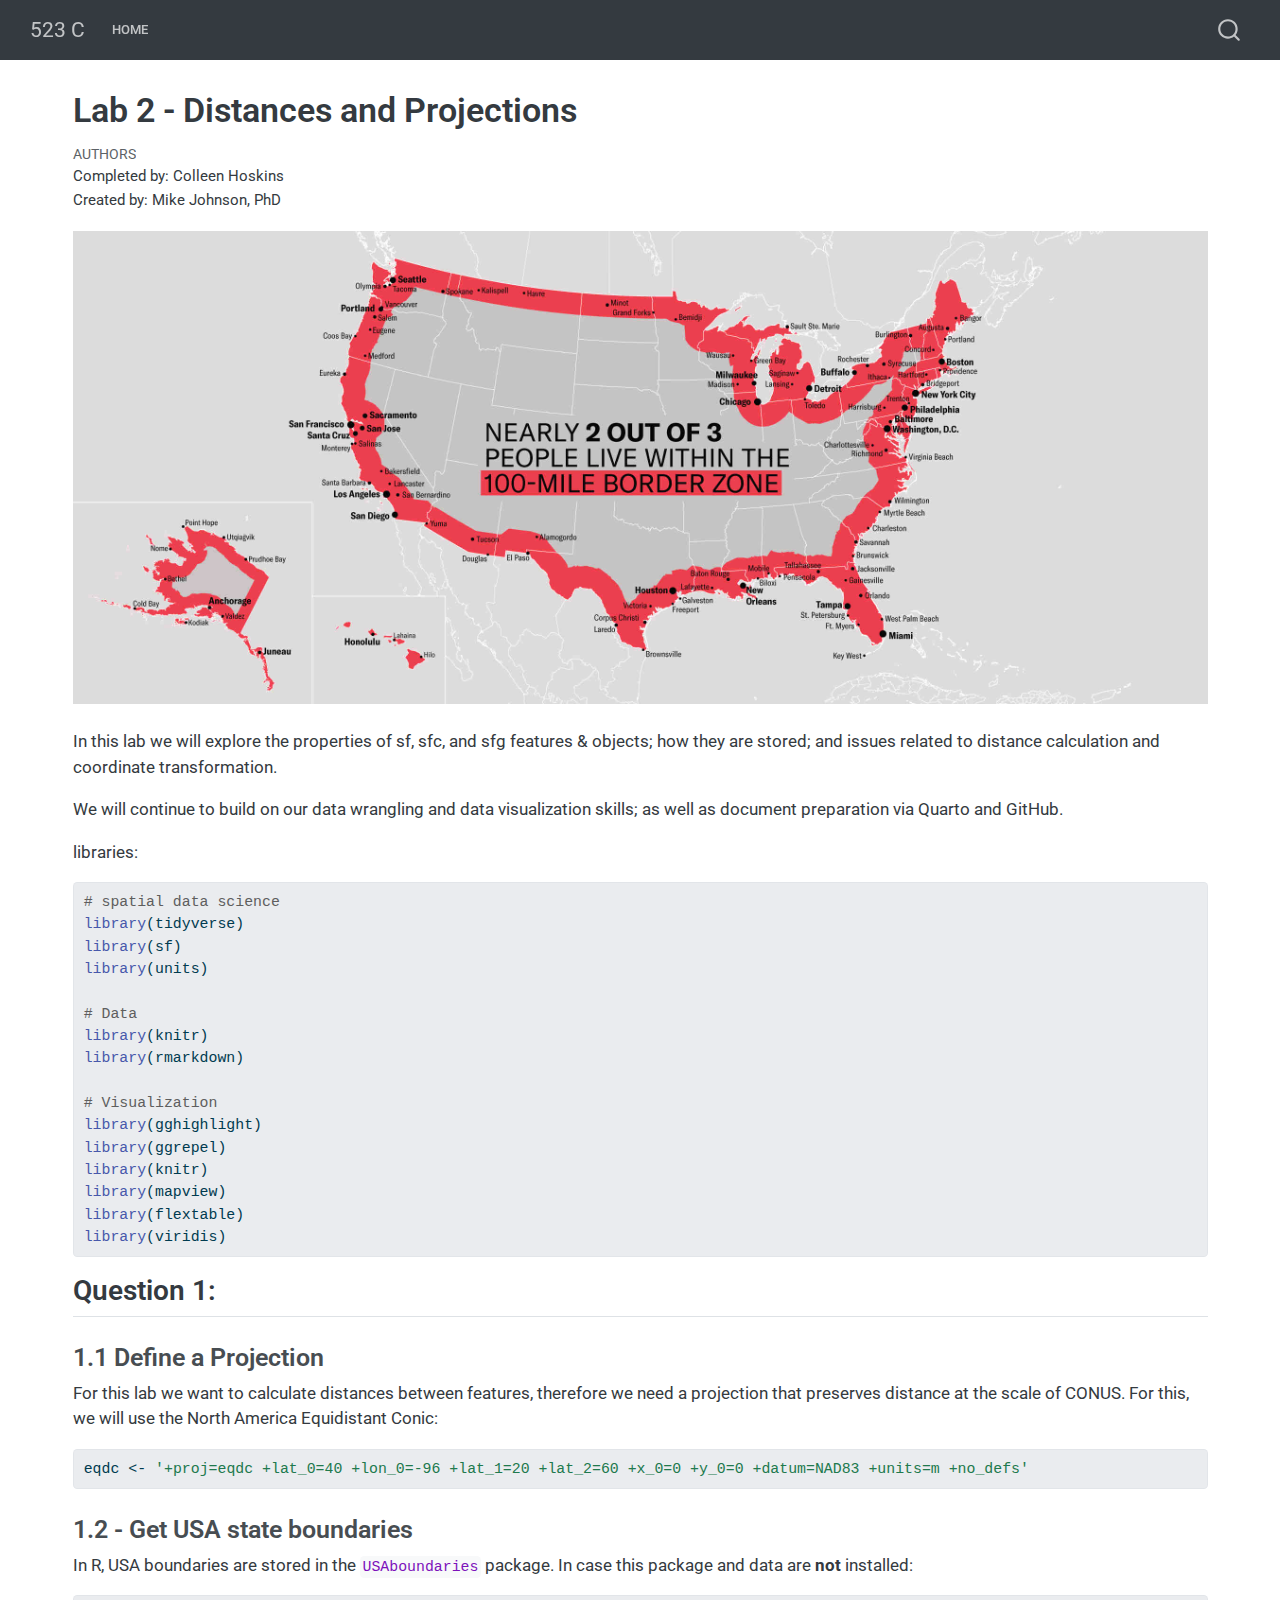
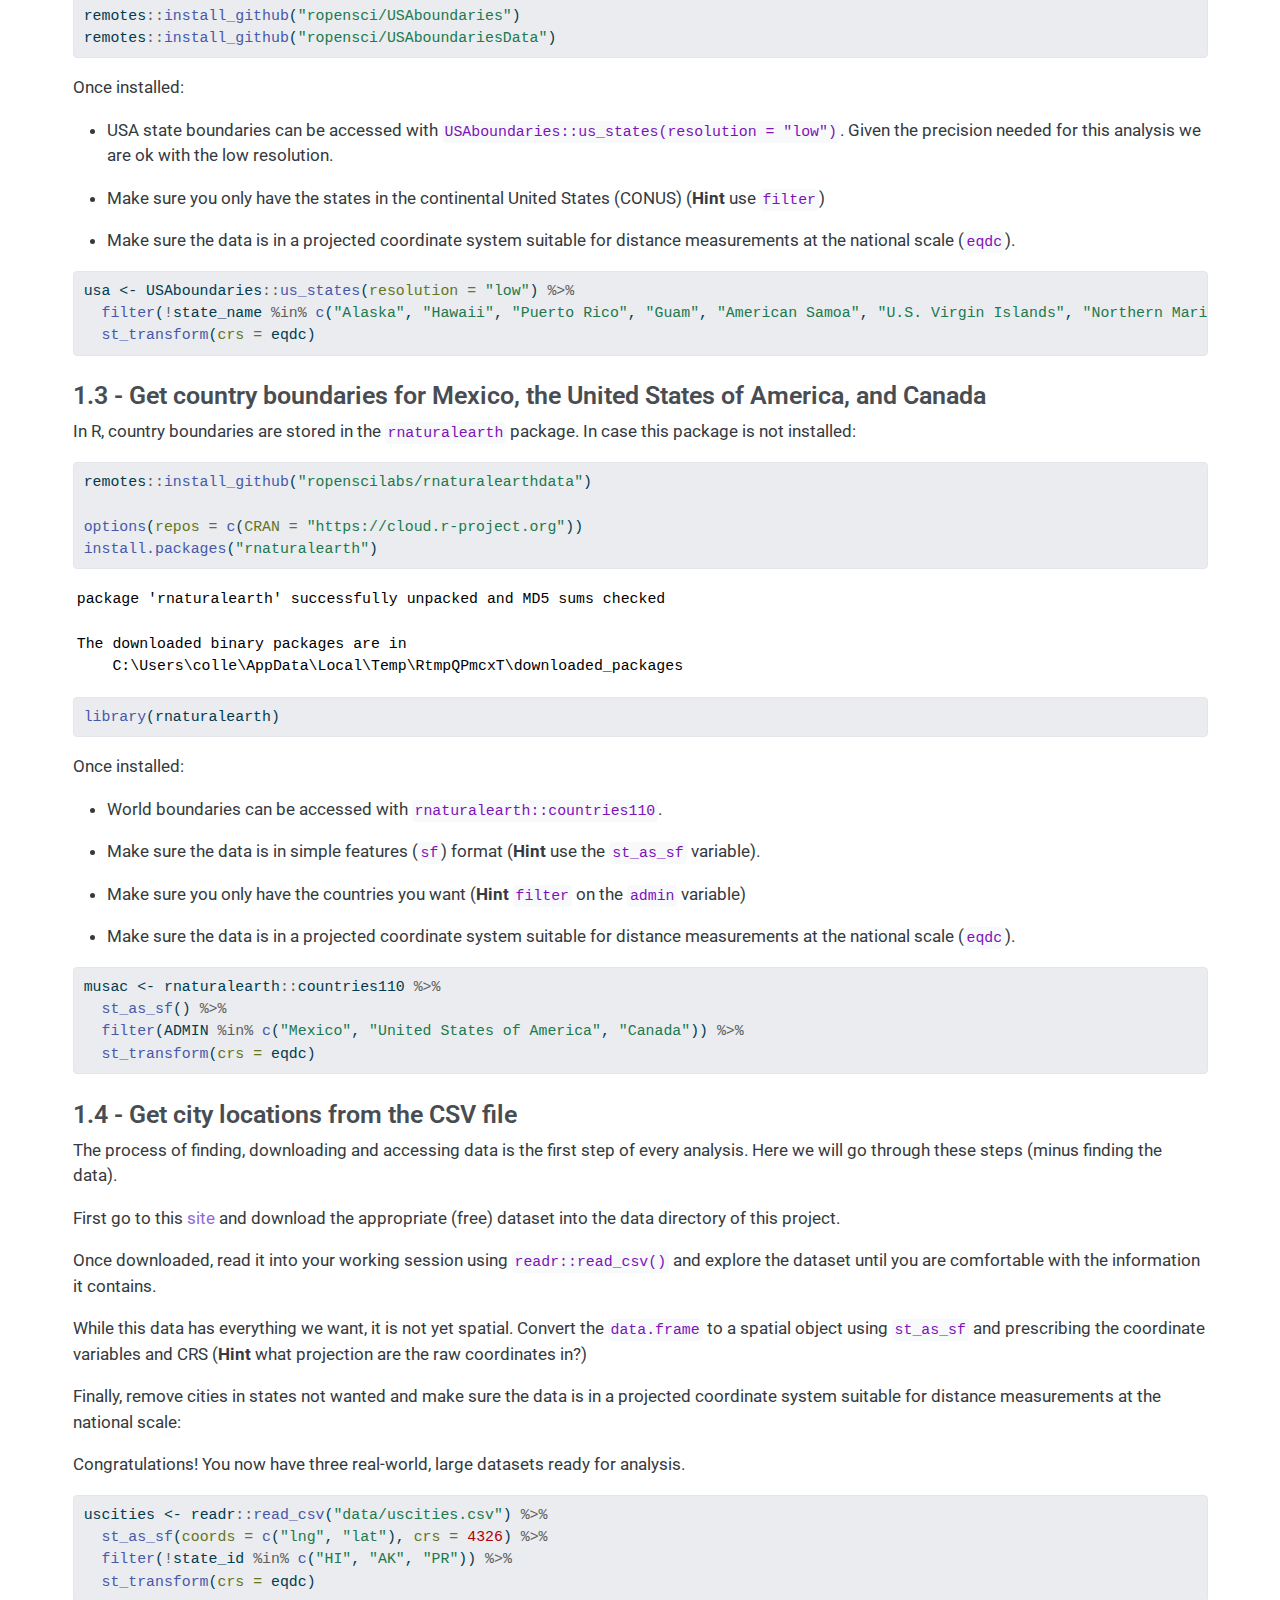
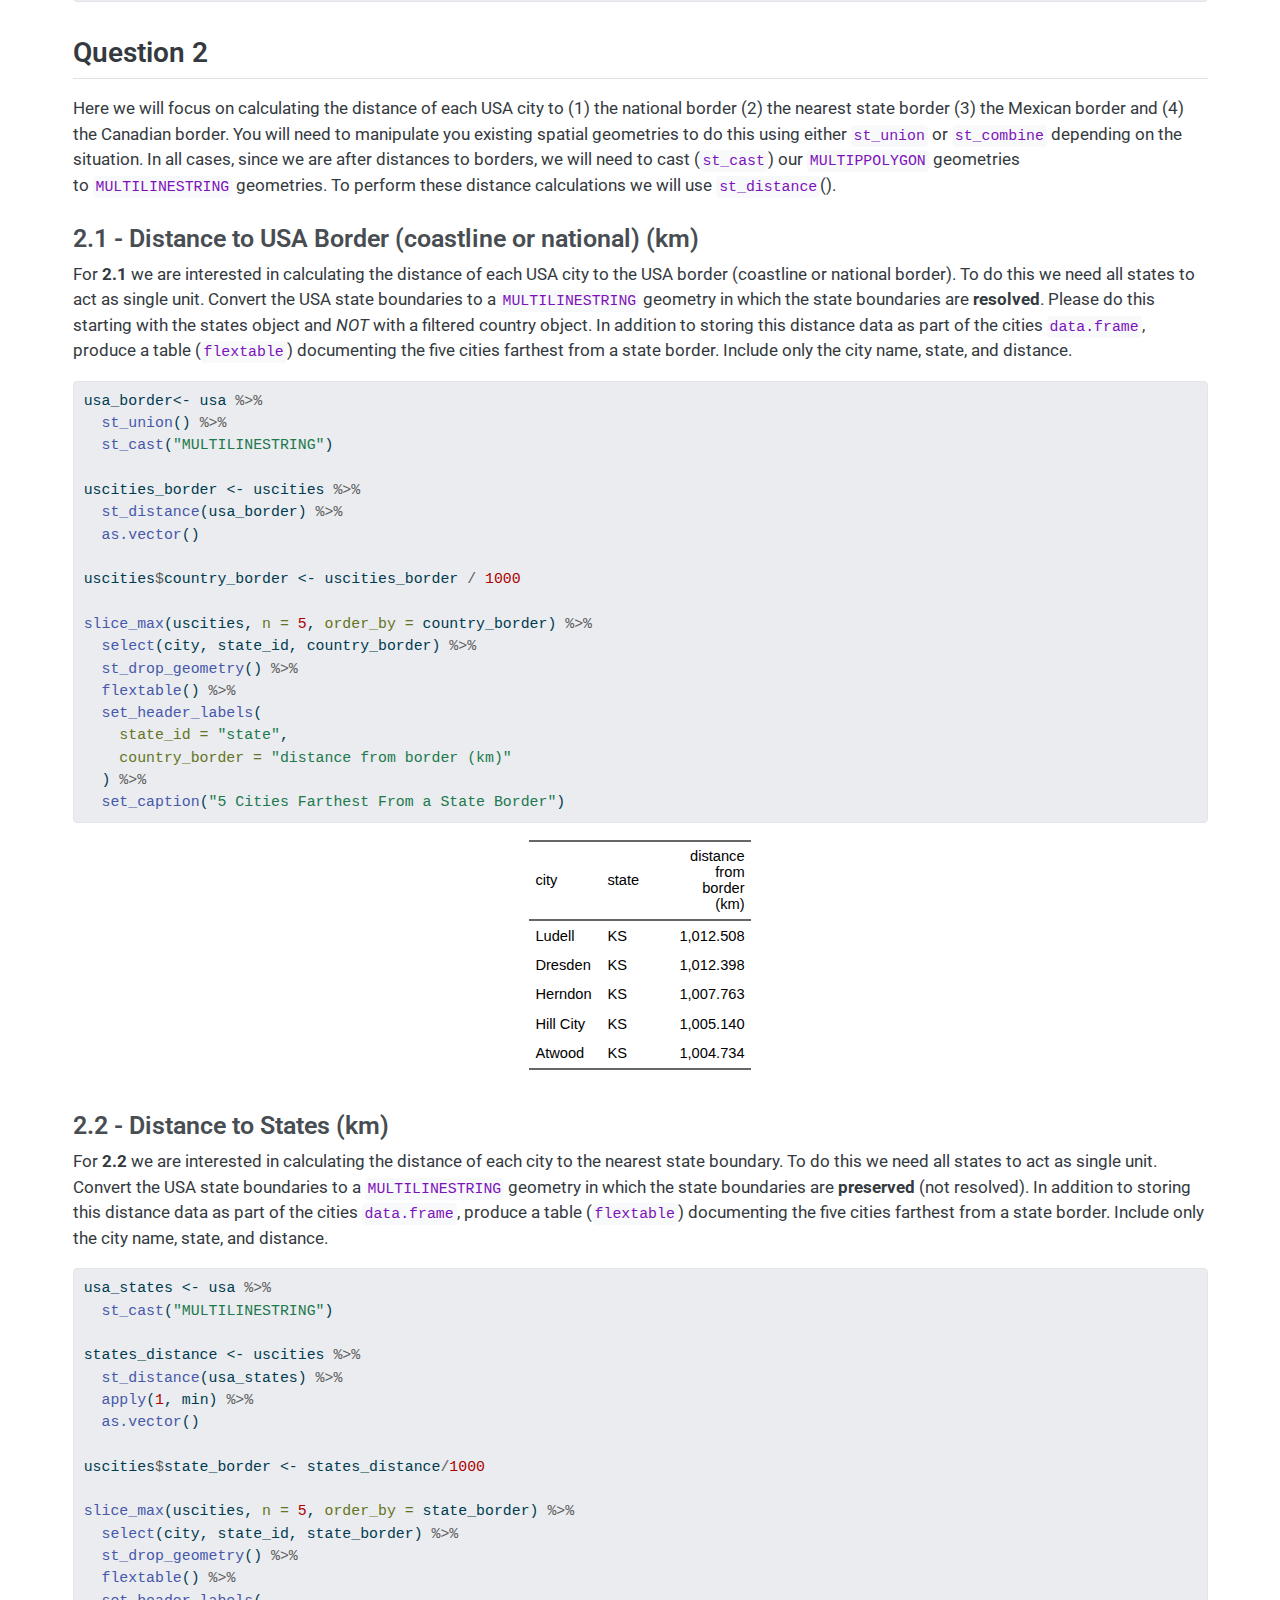
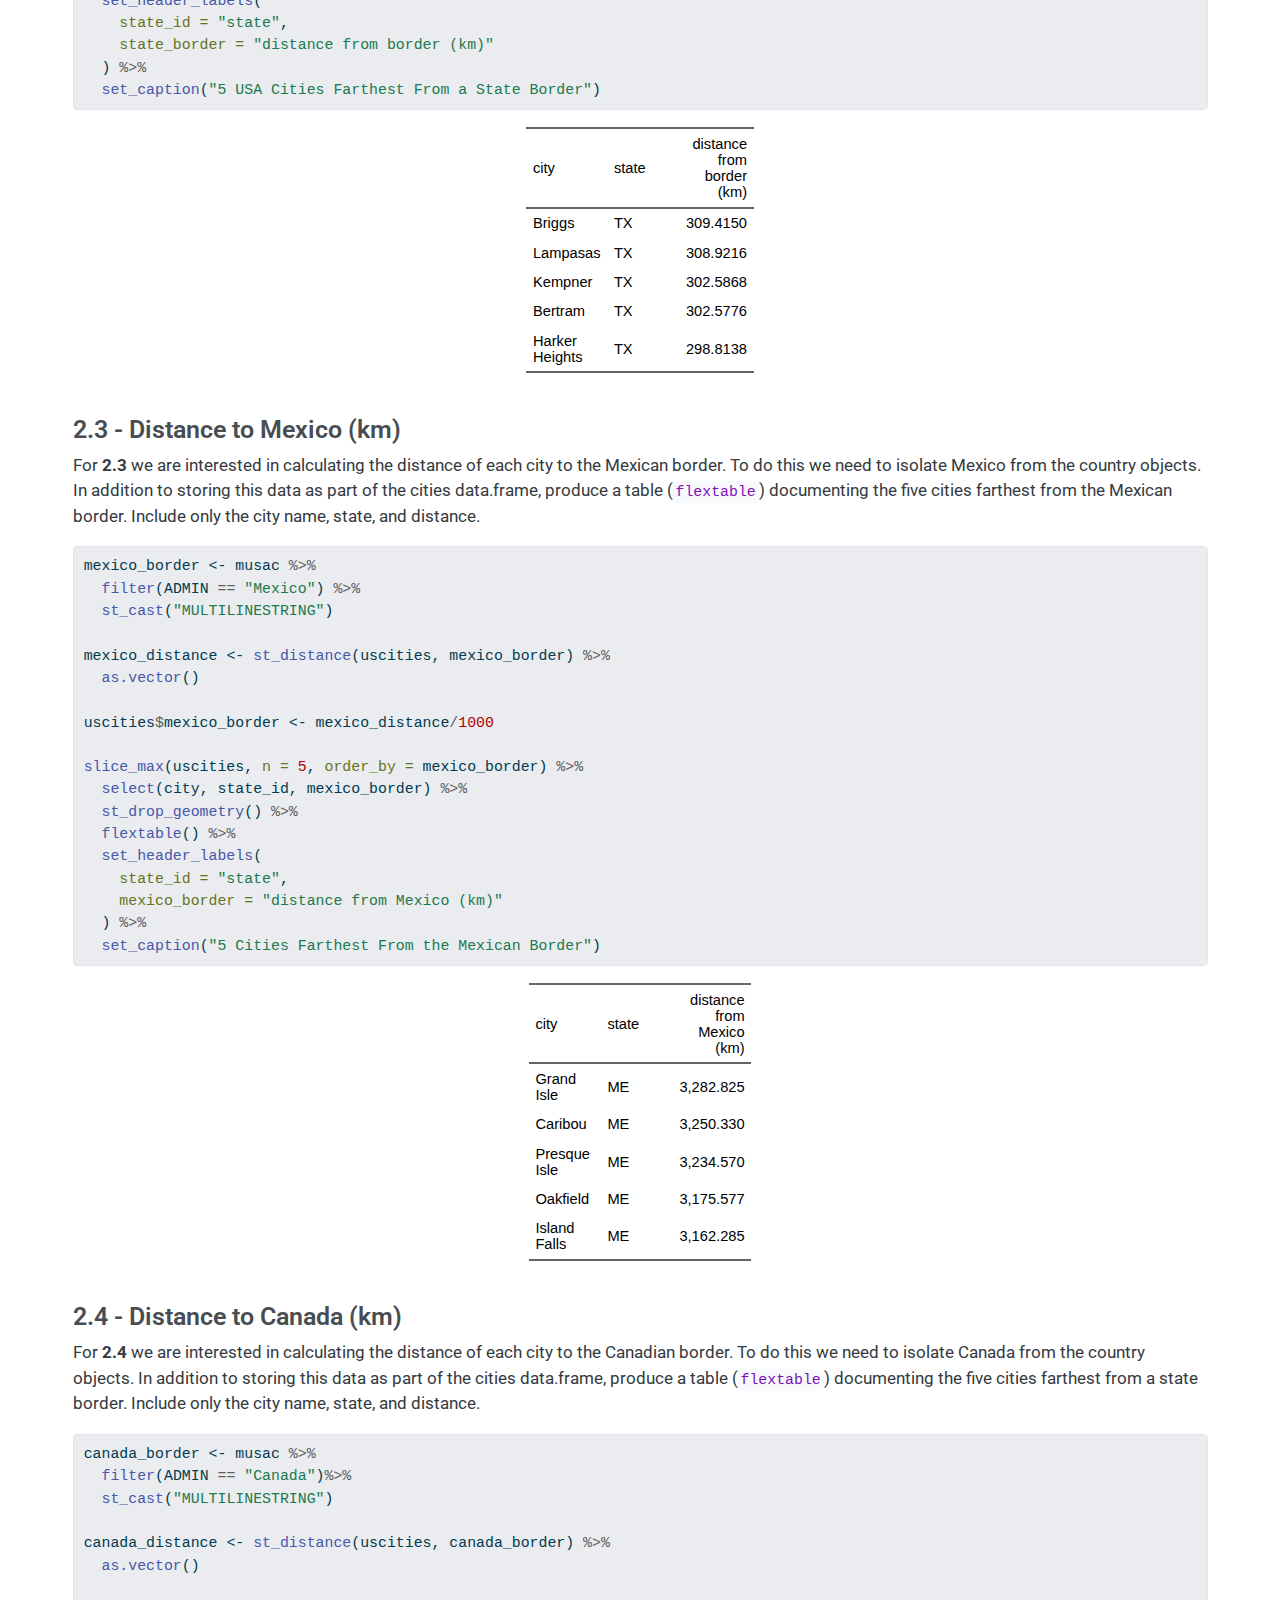
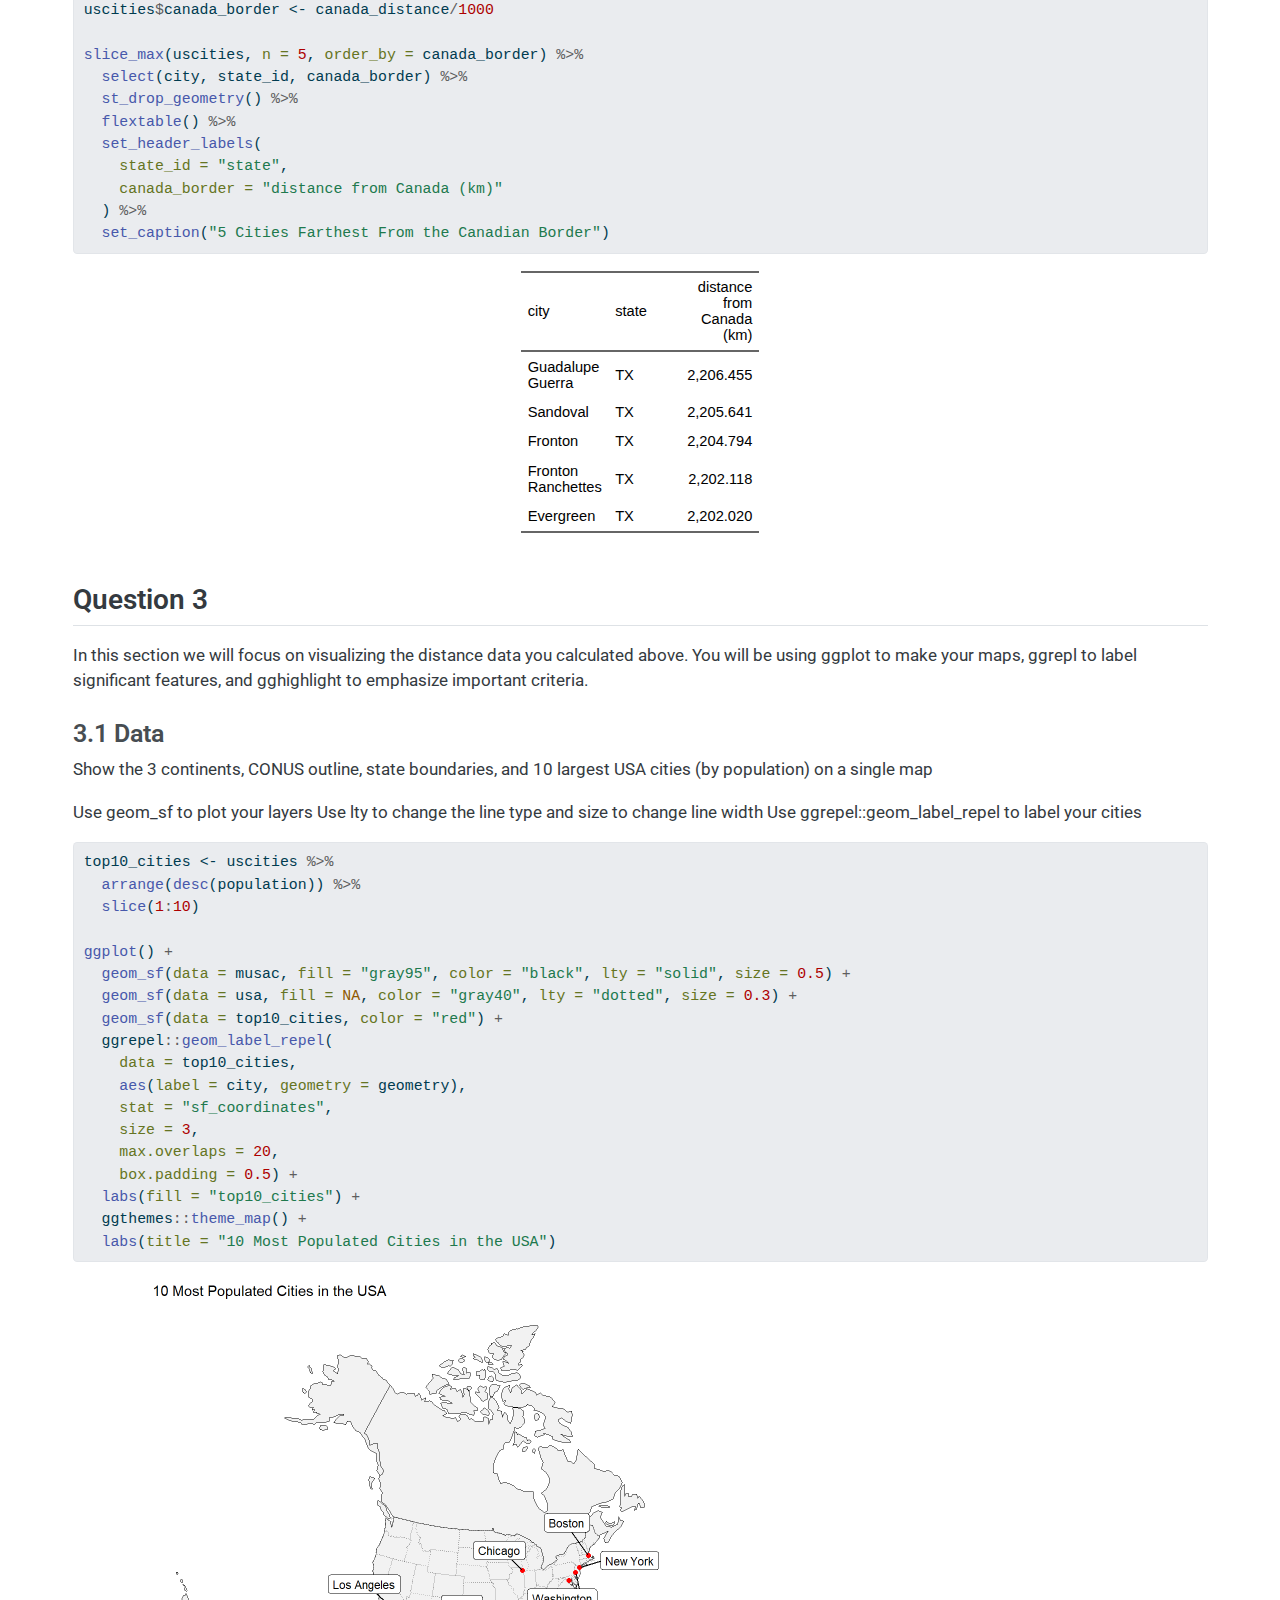
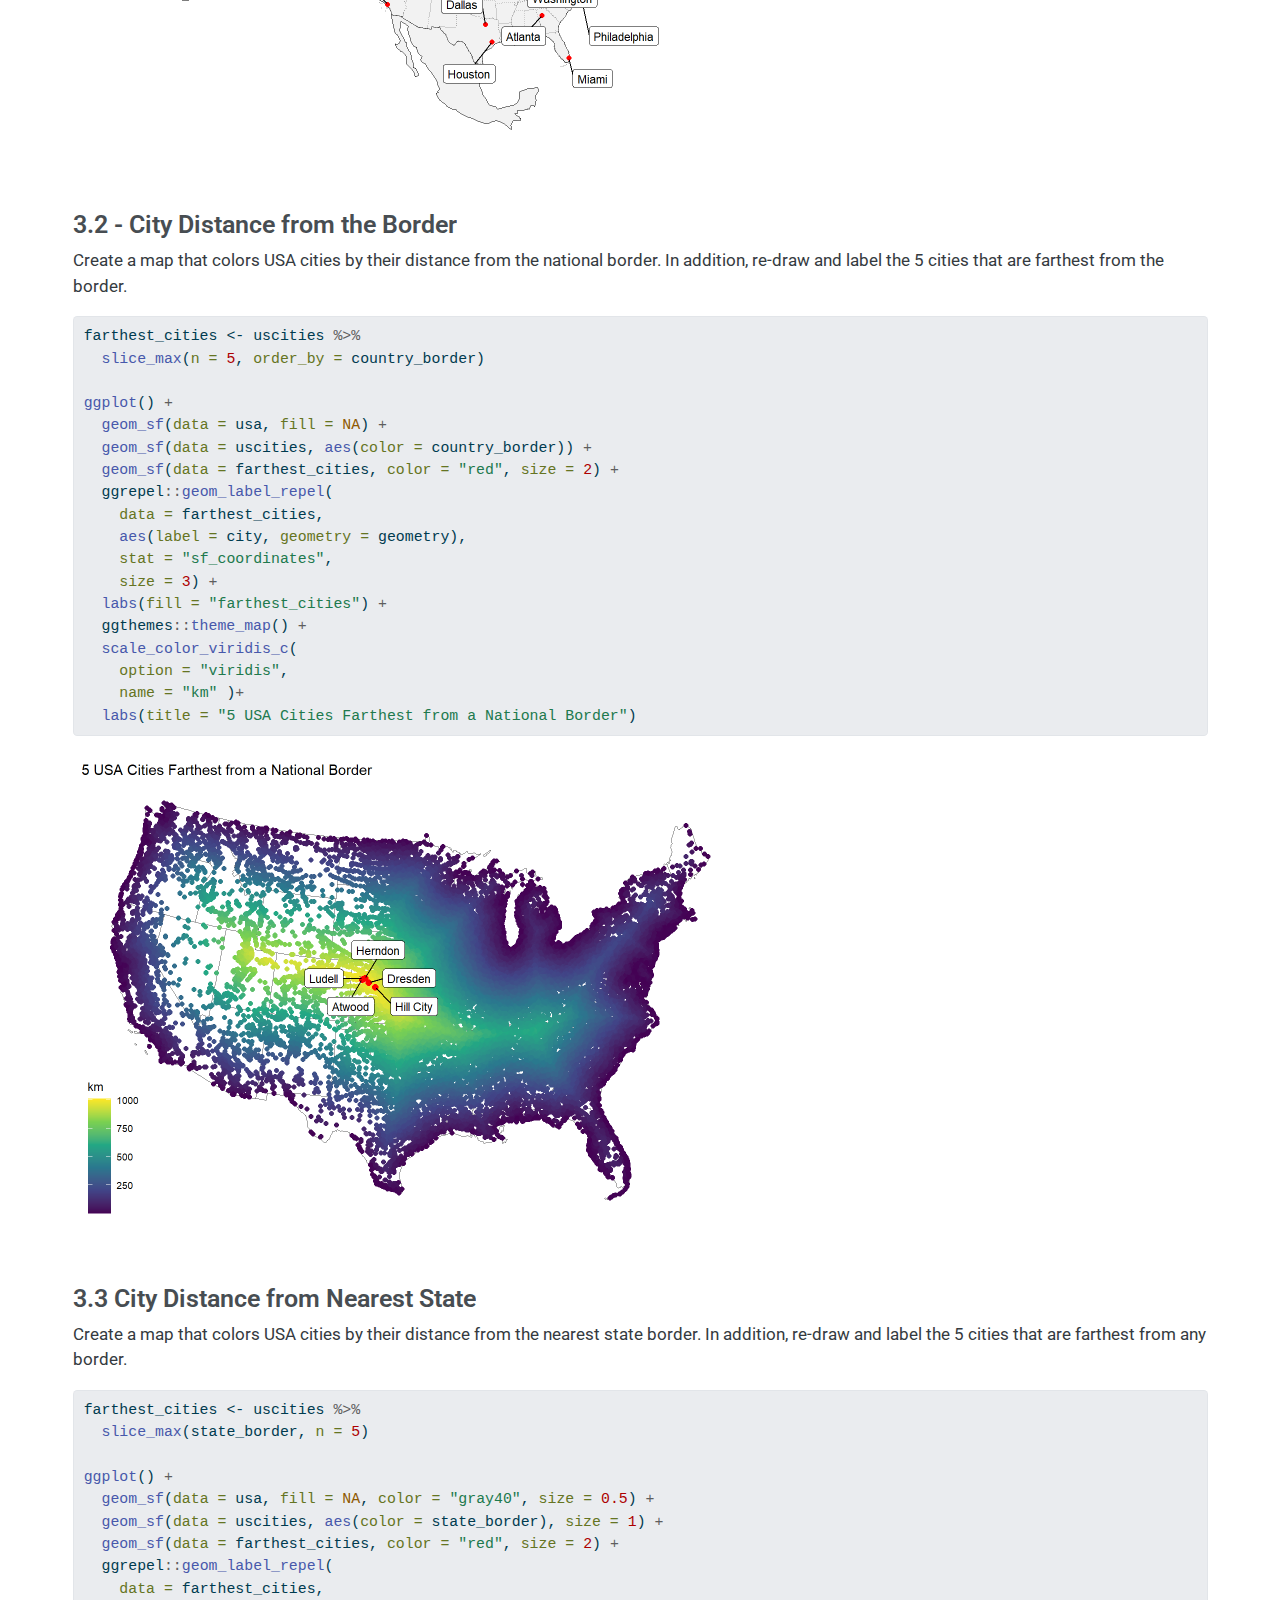
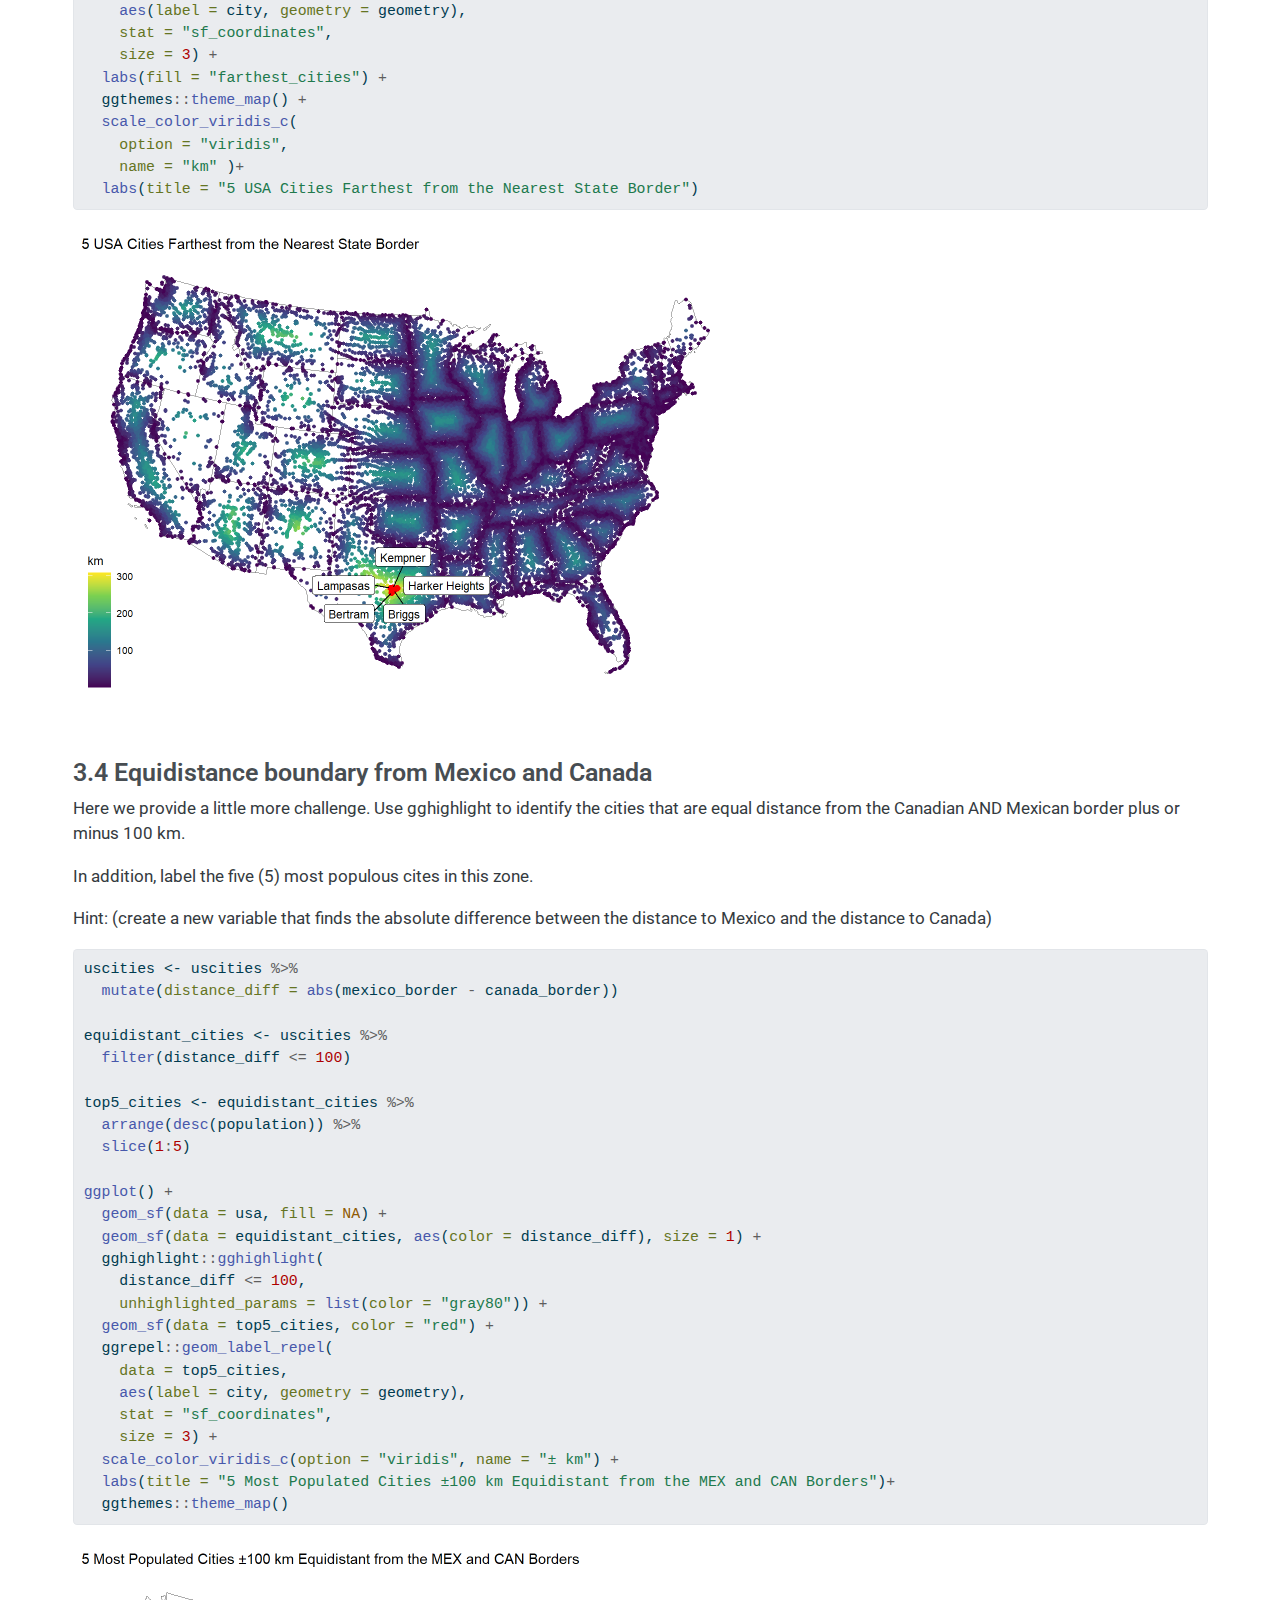
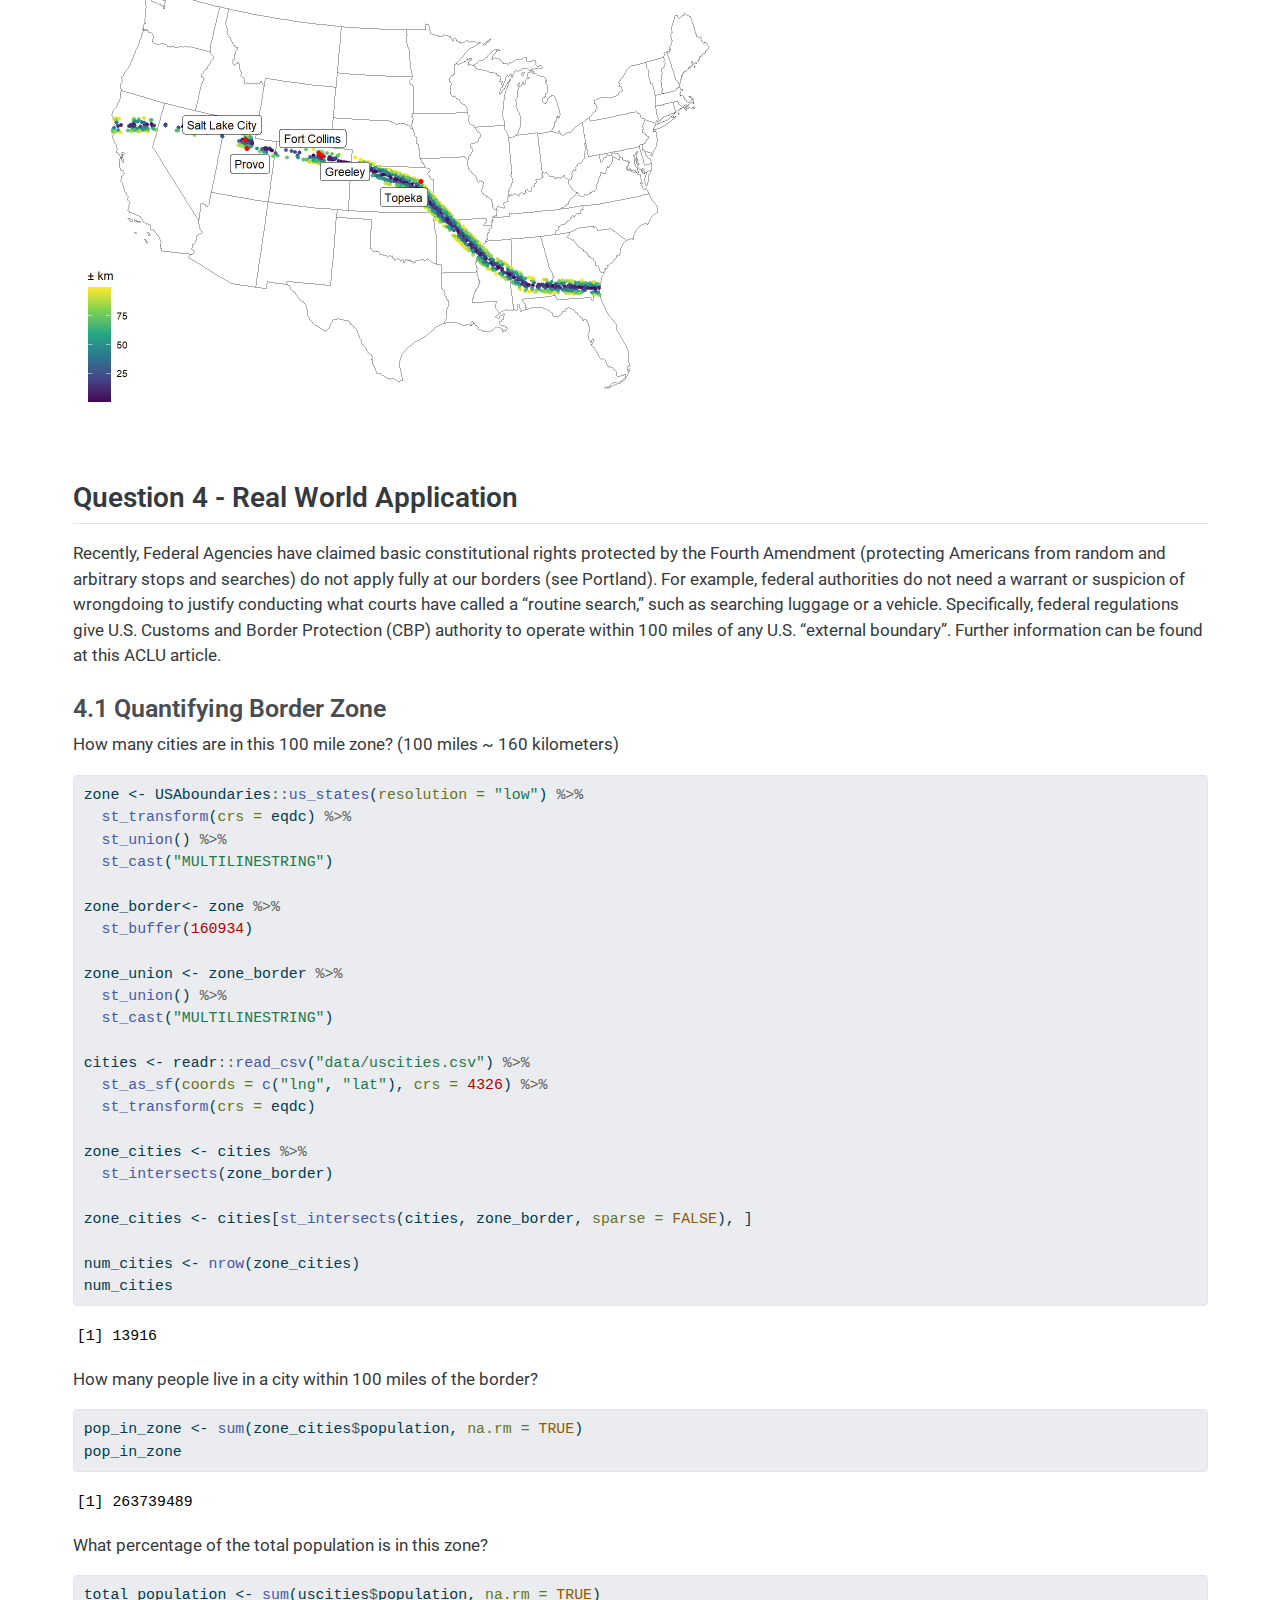
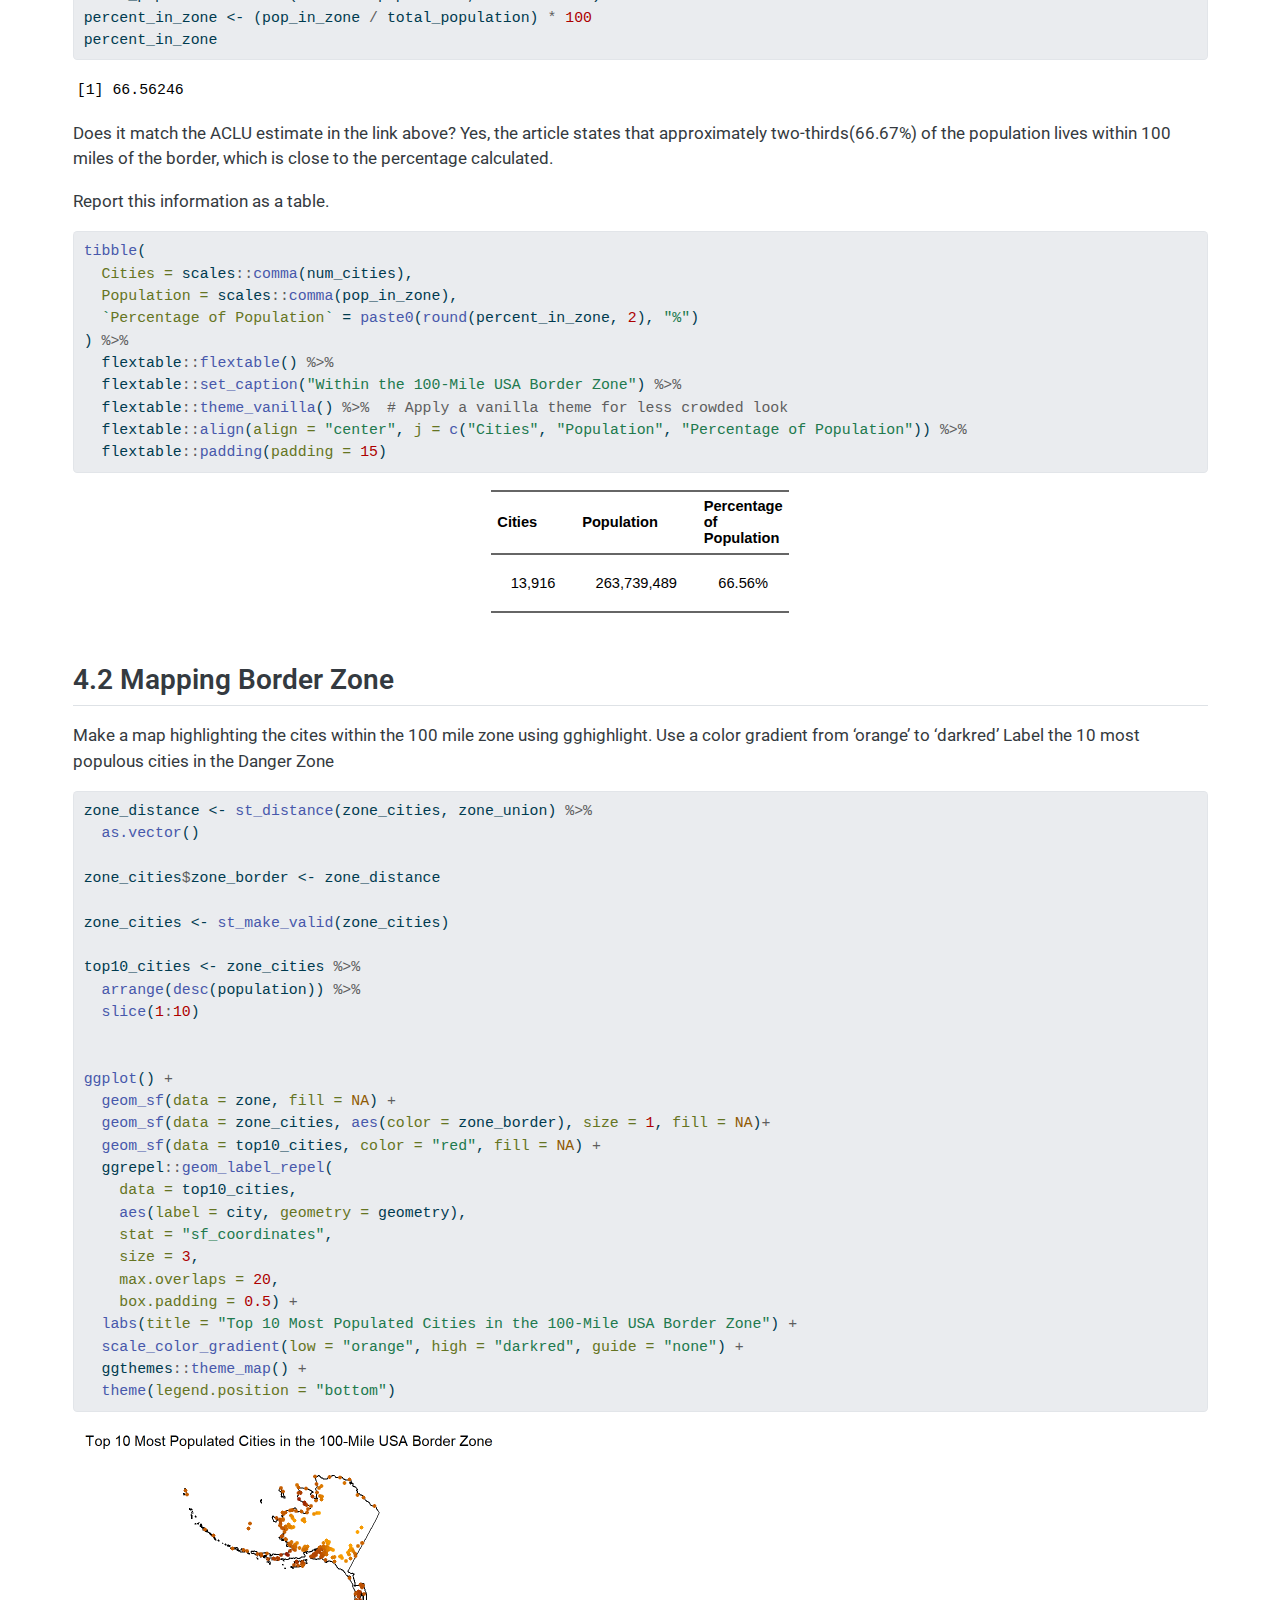
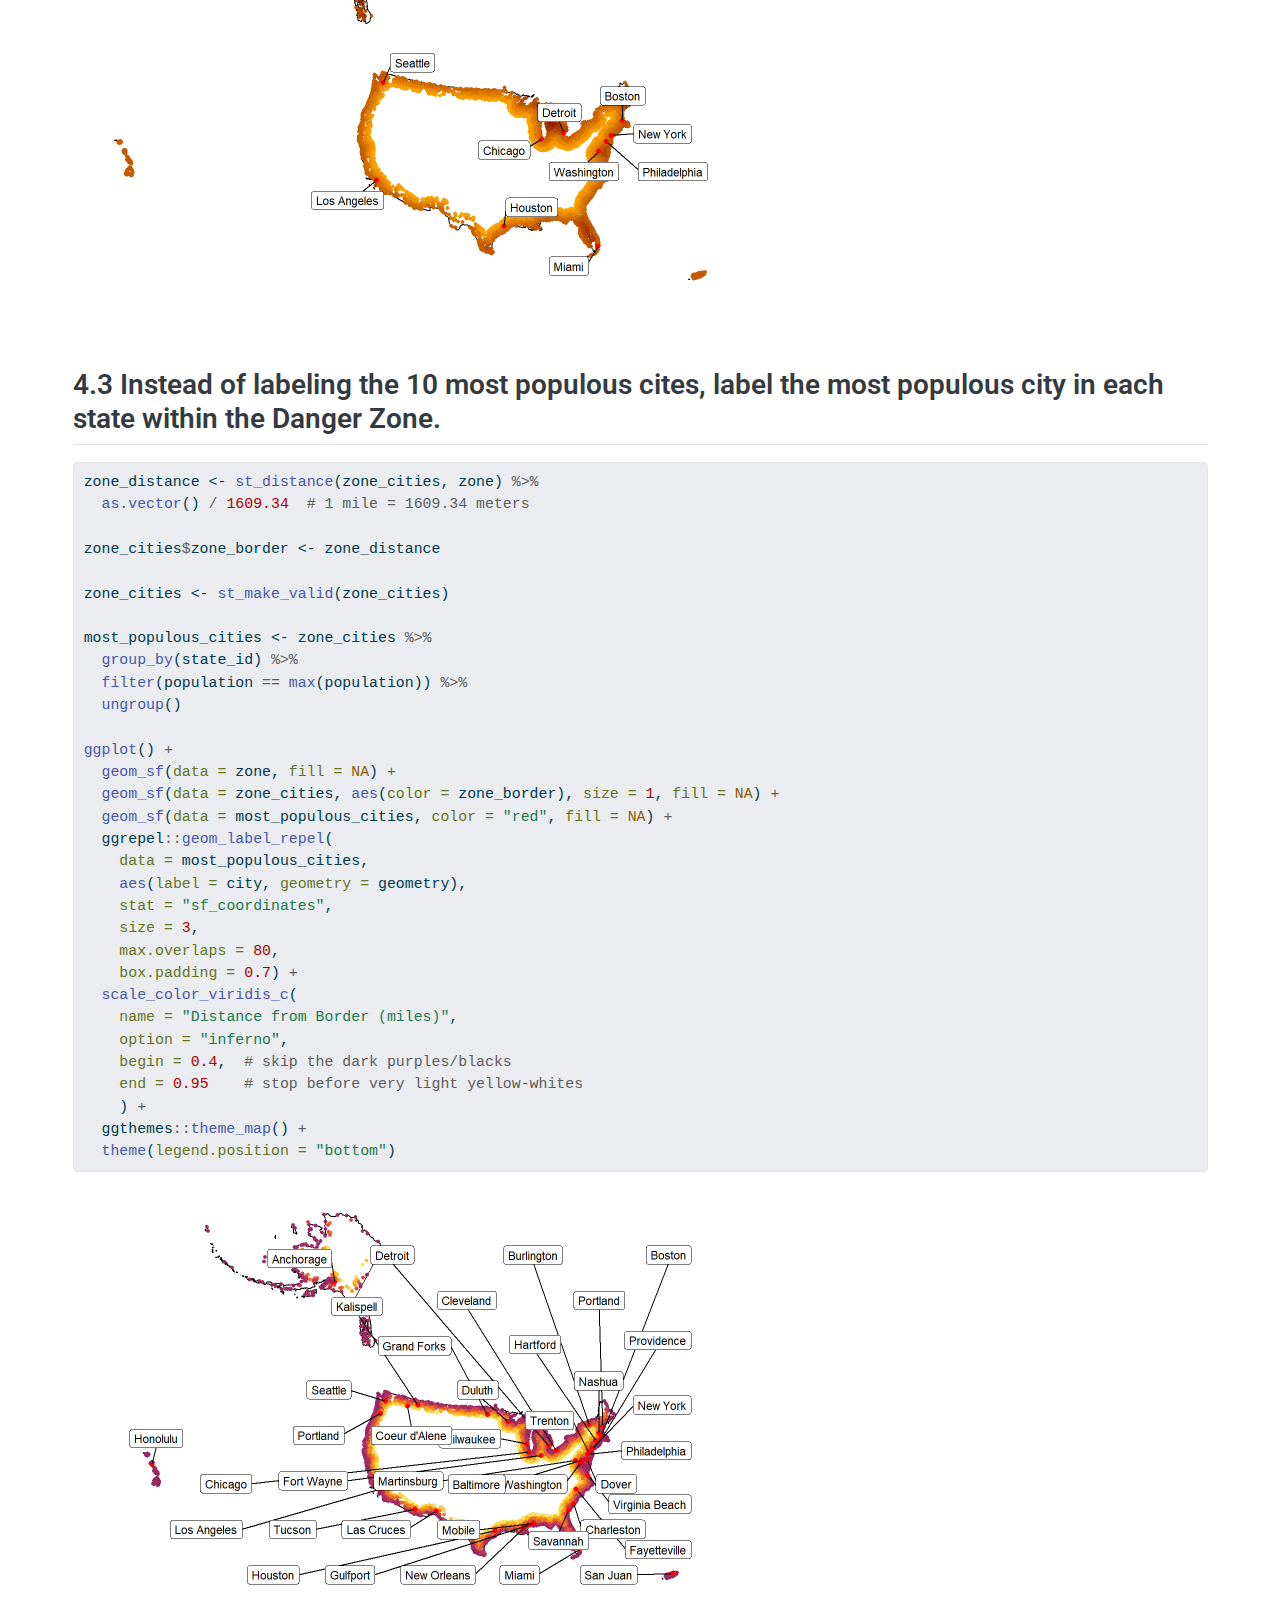
<file: docs/lab-02.html>
<!DOCTYPE html>
<html xmlns="http://www.w3.org/1999/xhtml" lang="en" xml:lang="en"><head>

<meta charset="utf-8">
<meta name="generator" content="quarto-1.5.57">

<meta name="viewport" content="width=device-width, initial-scale=1.0, user-scalable=yes">

<meta name="author" content="Completed by: Colleen Hoskins">
<meta name="author" content="Created by: Mike Johnson, PhD">

<title>Lab 2 - Distances and Projections – 523 C</title>
<style>
code{white-space: pre-wrap;}
span.smallcaps{font-variant: small-caps;}
div.columns{display: flex; gap: min(4vw, 1.5em);}
div.column{flex: auto; overflow-x: auto;}
div.hanging-indent{margin-left: 1.5em; text-indent: -1.5em;}
ul.task-list{list-style: none;}
ul.task-list li input[type="checkbox"] {
  width: 0.8em;
  margin: 0 0.8em 0.2em -1em; /* quarto-specific, see https://github.com/quarto-dev/quarto-cli/issues/4556 */ 
  vertical-align: middle;
}
/* CSS for syntax highlighting */
pre > code.sourceCode { white-space: pre; position: relative; }
pre > code.sourceCode > span { line-height: 1.25; }
pre > code.sourceCode > span:empty { height: 1.2em; }
.sourceCode { overflow: visible; }
code.sourceCode > span { color: inherit; text-decoration: inherit; }
div.sourceCode { margin: 1em 0; }
pre.sourceCode { margin: 0; }
@media screen {
div.sourceCode { overflow: auto; }
}
@media print {
pre > code.sourceCode { white-space: pre-wrap; }
pre > code.sourceCode > span { display: inline-block; text-indent: -5em; padding-left: 5em; }
}
pre.numberSource code
  { counter-reset: source-line 0; }
pre.numberSource code > span
  { position: relative; left: -4em; counter-increment: source-line; }
pre.numberSource code > span > a:first-child::before
  { content: counter(source-line);
    position: relative; left: -1em; text-align: right; vertical-align: baseline;
    border: none; display: inline-block;
    -webkit-touch-callout: none; -webkit-user-select: none;
    -khtml-user-select: none; -moz-user-select: none;
    -ms-user-select: none; user-select: none;
    padding: 0 4px; width: 4em;
  }
pre.numberSource { margin-left: 3em;  padding-left: 4px; }
div.sourceCode
  {   }
@media screen {
pre > code.sourceCode > span > a:first-child::before { text-decoration: underline; }
}
</style>


<script src="site_libs/quarto-nav/quarto-nav.js"></script>
<script src="site_libs/quarto-nav/headroom.min.js"></script>
<script src="site_libs/clipboard/clipboard.min.js"></script>
<script src="site_libs/quarto-search/autocomplete.umd.js"></script>
<script src="site_libs/quarto-search/fuse.min.js"></script>
<script src="site_libs/quarto-search/quarto-search.js"></script>
<meta name="quarto:offset" content="./">
<script src="site_libs/quarto-html/quarto.js"></script>
<script src="site_libs/quarto-html/popper.min.js"></script>
<script src="site_libs/quarto-html/tippy.umd.min.js"></script>
<script src="site_libs/quarto-html/anchor.min.js"></script>
<link href="site_libs/quarto-html/tippy.css" rel="stylesheet">
<link href="site_libs/quarto-html/quarto-syntax-highlighting.css" rel="stylesheet" id="quarto-text-highlighting-styles">
<script src="site_libs/bootstrap/bootstrap.min.js"></script>
<link href="site_libs/bootstrap/bootstrap-icons.css" rel="stylesheet">
<link href="site_libs/bootstrap/bootstrap.min.css" rel="stylesheet" id="quarto-bootstrap" data-mode="light">
<script id="quarto-search-options" type="application/json">{
  "location": "navbar",
  "copy-button": false,
  "collapse-after": 3,
  "panel-placement": "end",
  "type": "overlay",
  "limit": 50,
  "keyboard-shortcut": [
    "f",
    "/",
    "s"
  ],
  "show-item-context": false,
  "language": {
    "search-no-results-text": "No results",
    "search-matching-documents-text": "matching documents",
    "search-copy-link-title": "Copy link to search",
    "search-hide-matches-text": "Hide additional matches",
    "search-more-match-text": "more match in this document",
    "search-more-matches-text": "more matches in this document",
    "search-clear-button-title": "Clear",
    "search-text-placeholder": "",
    "search-detached-cancel-button-title": "Cancel",
    "search-submit-button-title": "Submit",
    "search-label": "Search"
  }
}</script>
<link href="site_libs/tabwid-1.1.3/tabwid.css" rel="stylesheet">

<script src="site_libs/tabwid-1.1.3/tabwid.js"></script>



<link rel="stylesheet" href="styles.css">
</head>

<body class="nav-fixed">

<div id="quarto-search-results"></div>
  <header id="quarto-header" class="headroom fixed-top">
    <nav class="navbar navbar-expand-lg " data-bs-theme="dark">
      <div class="navbar-container container-fluid">
      <div class="navbar-brand-container mx-auto">
    <a class="navbar-brand" href="./index.html">
    <span class="navbar-title">523 C</span>
    </a>
  </div>
            <div id="quarto-search" class="" title="Search"></div>
          <button class="navbar-toggler" type="button" data-bs-toggle="collapse" data-bs-target="#navbarCollapse" aria-controls="navbarCollapse" role="menu" aria-expanded="false" aria-label="Toggle navigation" onclick="if (window.quartoToggleHeadroom) { window.quartoToggleHeadroom(); }">
  <span class="navbar-toggler-icon"></span>
</button>
          <div class="collapse navbar-collapse" id="navbarCollapse">
            <ul class="navbar-nav navbar-nav-scroll me-auto">
  <li class="nav-item">
    <a class="nav-link" href="./index.html"> 
<span class="menu-text">Home</span></a>
  </li>  
</ul>
          </div> <!-- /navcollapse -->
            <div class="quarto-navbar-tools">
</div>
      </div> <!-- /container-fluid -->
    </nav>
</header>
<!-- content -->
<div id="quarto-content" class="quarto-container page-columns page-rows-contents page-layout-full page-navbar">
<!-- sidebar -->
<!-- margin-sidebar -->
    
<!-- main -->
<main class="content column-page" id="quarto-document-content">

<header id="title-block-header" class="quarto-title-block default">
<div class="quarto-title">
<h1 class="title">Lab 2 - Distances and Projections</h1>
</div>



<div class="quarto-title-meta column-page">

    <div>
    <div class="quarto-title-meta-heading">Authors</div>
    <div class="quarto-title-meta-contents">
             <p>Completed by: Colleen Hoskins </p>
             <p>Created by: Mike Johnson, PhD </p>
          </div>
  </div>
    
  
    
  </div>
  


</header>


<div class="cell">
<div class="cell-output-display">
<div>
<figure class="figure">
<p><img src="images/border_zone.jpg" class="img-fluid figure-img" width="1200"></p>
</figure>
</div>
</div>
</div>
<p>In this lab we will explore the properties of sf, sfc, and sfg features &amp; objects; how they are stored; and issues related to distance calculation and coordinate transformation.</p>
<p>We will continue to build on our data wrangling and data visualization skills; as well as document preparation via Quarto and GitHub.</p>
<p>libraries:</p>
<div class="cell">
<div class="sourceCode cell-code" id="cb1"><pre class="sourceCode r code-with-copy"><code class="sourceCode r"><span id="cb1-1"><a href="#cb1-1" aria-hidden="true" tabindex="-1"></a><span class="co"># spatial data science</span></span>
<span id="cb1-2"><a href="#cb1-2" aria-hidden="true" tabindex="-1"></a><span class="fu">library</span>(tidyverse)</span>
<span id="cb1-3"><a href="#cb1-3" aria-hidden="true" tabindex="-1"></a><span class="fu">library</span>(sf)</span>
<span id="cb1-4"><a href="#cb1-4" aria-hidden="true" tabindex="-1"></a><span class="fu">library</span>(units)</span>
<span id="cb1-5"><a href="#cb1-5" aria-hidden="true" tabindex="-1"></a></span>
<span id="cb1-6"><a href="#cb1-6" aria-hidden="true" tabindex="-1"></a><span class="co"># Data</span></span>
<span id="cb1-7"><a href="#cb1-7" aria-hidden="true" tabindex="-1"></a><span class="fu">library</span>(knitr)</span>
<span id="cb1-8"><a href="#cb1-8" aria-hidden="true" tabindex="-1"></a><span class="fu">library</span>(rmarkdown)</span>
<span id="cb1-9"><a href="#cb1-9" aria-hidden="true" tabindex="-1"></a></span>
<span id="cb1-10"><a href="#cb1-10" aria-hidden="true" tabindex="-1"></a><span class="co"># Visualization</span></span>
<span id="cb1-11"><a href="#cb1-11" aria-hidden="true" tabindex="-1"></a><span class="fu">library</span>(gghighlight)</span>
<span id="cb1-12"><a href="#cb1-12" aria-hidden="true" tabindex="-1"></a><span class="fu">library</span>(ggrepel)</span>
<span id="cb1-13"><a href="#cb1-13" aria-hidden="true" tabindex="-1"></a><span class="fu">library</span>(knitr)</span>
<span id="cb1-14"><a href="#cb1-14" aria-hidden="true" tabindex="-1"></a><span class="fu">library</span>(mapview)</span>
<span id="cb1-15"><a href="#cb1-15" aria-hidden="true" tabindex="-1"></a><span class="fu">library</span>(flextable)</span>
<span id="cb1-16"><a href="#cb1-16" aria-hidden="true" tabindex="-1"></a><span class="fu">library</span>(viridis)</span></code><button title="Copy to Clipboard" class="code-copy-button"><i class="bi"></i></button></pre></div>
</div>
<section id="question-1" class="level2">
<h2 class="anchored" data-anchor-id="question-1">Question 1:</h2>
<section id="define-a-projection" class="level3">
<h3 class="anchored" data-anchor-id="define-a-projection">1.1 Define a Projection</h3>
<p>For this lab we want to calculate distances between features, therefore we need a projection that preserves distance at the scale of CONUS. For this, we will use the North America Equidistant Conic:</p>
<div class="cell">
<div class="sourceCode cell-code" id="cb2"><pre class="sourceCode r code-with-copy"><code class="sourceCode r"><span id="cb2-1"><a href="#cb2-1" aria-hidden="true" tabindex="-1"></a>eqdc <span class="ot">&lt;-</span> <span class="st">'+proj=eqdc +lat_0=40 +lon_0=-96 +lat_1=20 +lat_2=60 +x_0=0 +y_0=0 +datum=NAD83 +units=m +no_defs'</span></span></code><button title="Copy to Clipboard" class="code-copy-button"><i class="bi"></i></button></pre></div>
</div>
</section>
<section id="get-usa-state-boundaries" class="level3">
<h3 class="anchored" data-anchor-id="get-usa-state-boundaries">1.2 - Get USA state boundaries</h3>
<p>In R, USA boundaries are stored in the&nbsp;<code>USAboundaries</code>&nbsp;package. In case this package and data are&nbsp;<strong>not</strong>&nbsp;installed:</p>
<div class="cell">
<div class="sourceCode cell-code" id="cb3"><pre class="sourceCode r code-with-copy"><code class="sourceCode r"><span id="cb3-1"><a href="#cb3-1" aria-hidden="true" tabindex="-1"></a>remotes<span class="sc">::</span><span class="fu">install_github</span>(<span class="st">"ropensci/USAboundaries"</span>)</span>
<span id="cb3-2"><a href="#cb3-2" aria-hidden="true" tabindex="-1"></a>remotes<span class="sc">::</span><span class="fu">install_github</span>(<span class="st">"ropensci/USAboundariesData"</span>)</span></code><button title="Copy to Clipboard" class="code-copy-button"><i class="bi"></i></button></pre></div>
</div>
<p>Once installed:</p>
<ul>
<li><p>USA state boundaries can be accessed with <code>USAboundaries::us_states(resolution = "low")</code>. Given the precision needed for this analysis we are ok with the low resolution.</p></li>
<li><p>Make sure you only have the states in the continental United States (CONUS) (<strong>Hint</strong> use <code>filter</code>)</p></li>
<li><p>Make sure the data is in a projected coordinate system suitable for distance measurements at the national scale (<code>eqdc</code>).</p></li>
</ul>
<div class="cell">
<div class="sourceCode cell-code" id="cb4"><pre class="sourceCode r code-with-copy"><code class="sourceCode r"><span id="cb4-1"><a href="#cb4-1" aria-hidden="true" tabindex="-1"></a>usa <span class="ot">&lt;-</span> USAboundaries<span class="sc">::</span><span class="fu">us_states</span>(<span class="at">resolution =</span> <span class="st">"low"</span>) <span class="sc">%&gt;%</span></span>
<span id="cb4-2"><a href="#cb4-2" aria-hidden="true" tabindex="-1"></a>  <span class="fu">filter</span>(<span class="sc">!</span>state_name <span class="sc">%in%</span> <span class="fu">c</span>(<span class="st">"Alaska"</span>, <span class="st">"Hawaii"</span>, <span class="st">"Puerto Rico"</span>, <span class="st">"Guam"</span>, <span class="st">"American Samoa"</span>, <span class="st">"U.S. Virgin Islands"</span>, <span class="st">"Northern Mariana Islands"</span>)) <span class="sc">%&gt;%</span></span>
<span id="cb4-3"><a href="#cb4-3" aria-hidden="true" tabindex="-1"></a>  <span class="fu">st_transform</span>(<span class="at">crs =</span> eqdc)</span></code><button title="Copy to Clipboard" class="code-copy-button"><i class="bi"></i></button></pre></div>
</div>
</section>
<section id="get-country-boundaries-for-mexico-the-united-states-of-america-and-canada" class="level3">
<h3 class="anchored" data-anchor-id="get-country-boundaries-for-mexico-the-united-states-of-america-and-canada">1.3 - Get country boundaries for Mexico, the United States of America, and Canada</h3>
<p>In R, country boundaries are stored in the&nbsp;<code>rnaturalearth</code>&nbsp;package. In case this package is not installed:</p>
<div class="cell">
<div class="sourceCode cell-code" id="cb5"><pre class="sourceCode r code-with-copy"><code class="sourceCode r"><span id="cb5-1"><a href="#cb5-1" aria-hidden="true" tabindex="-1"></a>remotes<span class="sc">::</span><span class="fu">install_github</span>(<span class="st">"ropenscilabs/rnaturalearthdata"</span>)</span>
<span id="cb5-2"><a href="#cb5-2" aria-hidden="true" tabindex="-1"></a></span>
<span id="cb5-3"><a href="#cb5-3" aria-hidden="true" tabindex="-1"></a><span class="fu">options</span>(<span class="at">repos =</span> <span class="fu">c</span>(<span class="at">CRAN =</span> <span class="st">"https://cloud.r-project.org"</span>))</span>
<span id="cb5-4"><a href="#cb5-4" aria-hidden="true" tabindex="-1"></a><span class="fu">install.packages</span>(<span class="st">"rnaturalearth"</span>)</span></code><button title="Copy to Clipboard" class="code-copy-button"><i class="bi"></i></button></pre></div>
<div class="cell-output cell-output-stdout">
<pre><code>package 'rnaturalearth' successfully unpacked and MD5 sums checked

The downloaded binary packages are in
    C:\Users\colle\AppData\Local\Temp\RtmpQPmcxT\downloaded_packages</code></pre>
</div>
<div class="sourceCode cell-code" id="cb7"><pre class="sourceCode r code-with-copy"><code class="sourceCode r"><span id="cb7-1"><a href="#cb7-1" aria-hidden="true" tabindex="-1"></a><span class="fu">library</span>(rnaturalearth)</span></code><button title="Copy to Clipboard" class="code-copy-button"><i class="bi"></i></button></pre></div>
</div>
<p>Once installed:</p>
<ul>
<li><p>World boundaries can be accessed with <code>rnaturalearth::countries110</code>.</p></li>
<li><p>Make sure the data is in simple features (<code>sf</code>) format (<strong>Hint</strong> use the <code>st_as_sf</code> variable).</p></li>
<li><p>Make sure you only have the countries you want (<strong>Hint</strong> <code>filter</code> on the <code>admin</code> variable)</p></li>
<li><p>Make sure the data is in a projected coordinate system suitable for distance measurements at the national scale (<code>eqdc</code>).</p></li>
</ul>
<div class="cell">
<div class="sourceCode cell-code" id="cb8"><pre class="sourceCode r code-with-copy"><code class="sourceCode r"><span id="cb8-1"><a href="#cb8-1" aria-hidden="true" tabindex="-1"></a>musac <span class="ot">&lt;-</span> rnaturalearth<span class="sc">::</span>countries110 <span class="sc">%&gt;%</span></span>
<span id="cb8-2"><a href="#cb8-2" aria-hidden="true" tabindex="-1"></a>  <span class="fu">st_as_sf</span>() <span class="sc">%&gt;%</span></span>
<span id="cb8-3"><a href="#cb8-3" aria-hidden="true" tabindex="-1"></a>  <span class="fu">filter</span>(ADMIN <span class="sc">%in%</span> <span class="fu">c</span>(<span class="st">"Mexico"</span>, <span class="st">"United States of America"</span>, <span class="st">"Canada"</span>)) <span class="sc">%&gt;%</span></span>
<span id="cb8-4"><a href="#cb8-4" aria-hidden="true" tabindex="-1"></a>  <span class="fu">st_transform</span>(<span class="at">crs =</span> eqdc)</span></code><button title="Copy to Clipboard" class="code-copy-button"><i class="bi"></i></button></pre></div>
</div>
</section>
<section id="get-city-locations-from-the-csv-file" class="level3">
<h3 class="anchored" data-anchor-id="get-city-locations-from-the-csv-file">1.4 - Get city locations from the CSV file</h3>
<p>The process of finding, downloading and accessing data is the first step of every analysis. Here we will go through these steps (minus finding the data).</p>
<p>First go to this <a href="https://simplemaps.com/data/us-cities">site</a> and download the appropriate (free) dataset into the data directory of this project.</p>
<p>Once downloaded, read it into your working session using <code>readr::read_csv()</code> and explore the dataset until you are comfortable with the information it contains.</p>
<p>While this data has everything we want, it is not yet spatial. Convert the <code>data.frame</code> to a spatial object using <code>st_as_sf</code> and prescribing the coordinate variables and CRS (<strong>Hint</strong> what projection are the raw coordinates in?)</p>
<p>Finally, remove cities in states not wanted and make sure the data is in a projected coordinate system suitable for distance measurements at the national scale:</p>
<p>Congratulations! You now have three real-world, large datasets ready for analysis.</p>
<div class="cell">
<div class="sourceCode cell-code" id="cb9"><pre class="sourceCode r code-with-copy"><code class="sourceCode r"><span id="cb9-1"><a href="#cb9-1" aria-hidden="true" tabindex="-1"></a>uscities <span class="ot">&lt;-</span> readr<span class="sc">::</span><span class="fu">read_csv</span>(<span class="st">"data/uscities.csv"</span>) <span class="sc">%&gt;%</span></span>
<span id="cb9-2"><a href="#cb9-2" aria-hidden="true" tabindex="-1"></a>  <span class="fu">st_as_sf</span>(<span class="at">coords =</span> <span class="fu">c</span>(<span class="st">"lng"</span>, <span class="st">"lat"</span>), <span class="at">crs =</span> <span class="dv">4326</span>) <span class="sc">%&gt;%</span></span>
<span id="cb9-3"><a href="#cb9-3" aria-hidden="true" tabindex="-1"></a>  <span class="fu">filter</span>(<span class="sc">!</span>state_id <span class="sc">%in%</span> <span class="fu">c</span>(<span class="st">"HI"</span>, <span class="st">"AK"</span>, <span class="st">"PR"</span>)) <span class="sc">%&gt;%</span></span>
<span id="cb9-4"><a href="#cb9-4" aria-hidden="true" tabindex="-1"></a>  <span class="fu">st_transform</span>(<span class="at">crs =</span> eqdc)</span></code><button title="Copy to Clipboard" class="code-copy-button"><i class="bi"></i></button></pre></div>
</div>
</section>
</section>
<section id="question-2" class="level2">
<h2 class="anchored" data-anchor-id="question-2">Question 2</h2>
<p>Here we will focus on calculating the distance of each USA city to (1) the national border (2) the nearest state border (3) the Mexican border and (4) the Canadian border. You will need to manipulate you existing spatial geometries to do this using either&nbsp;<code>st_union</code>&nbsp;or&nbsp;<code>st_combine</code>&nbsp;depending on the situation. In all cases, since we are after distances to borders, we will need to cast (<code>st_cast</code>) our&nbsp;<code>MULTIPPOLYGON</code>&nbsp;geometries to&nbsp;<code>MULTILINESTRING</code>&nbsp;geometries. To perform these distance calculations we will use&nbsp;<code>st_distance</code>().</p>
<section id="distance-to-usa-border-coastline-or-national-km" class="level3">
<h3 class="anchored" data-anchor-id="distance-to-usa-border-coastline-or-national-km">2.1 - Distance to USA Border (coastline or national) (km)</h3>
<p>For&nbsp;<strong>2.1</strong>&nbsp;we are interested in calculating the distance of each USA city to the USA border (coastline or national border). To do this we need all states to act as single unit. Convert the USA state boundaries to a&nbsp;<code>MULTILINESTRING</code>&nbsp;geometry in which the state boundaries are&nbsp;<strong>resolved</strong>. Please do this starting with the states object and&nbsp;<em>NOT</em>&nbsp;with a filtered country object. In addition to storing this distance data as part of the cities&nbsp;<code>data.frame</code>, produce a table (<code>flextable</code>) documenting the five cities farthest from a state border. Include only the city name, state, and distance.</p>
<div class="cell">
<div class="sourceCode cell-code" id="cb10"><pre class="sourceCode r code-with-copy"><code class="sourceCode r"><span id="cb10-1"><a href="#cb10-1" aria-hidden="true" tabindex="-1"></a>usa_border<span class="ot">&lt;-</span> usa <span class="sc">%&gt;%</span></span>
<span id="cb10-2"><a href="#cb10-2" aria-hidden="true" tabindex="-1"></a>  <span class="fu">st_union</span>() <span class="sc">%&gt;%</span></span>
<span id="cb10-3"><a href="#cb10-3" aria-hidden="true" tabindex="-1"></a>  <span class="fu">st_cast</span>(<span class="st">"MULTILINESTRING"</span>)</span>
<span id="cb10-4"><a href="#cb10-4" aria-hidden="true" tabindex="-1"></a></span>
<span id="cb10-5"><a href="#cb10-5" aria-hidden="true" tabindex="-1"></a>uscities_border <span class="ot">&lt;-</span> uscities <span class="sc">%&gt;%</span></span>
<span id="cb10-6"><a href="#cb10-6" aria-hidden="true" tabindex="-1"></a>  <span class="fu">st_distance</span>(usa_border) <span class="sc">%&gt;%</span>  </span>
<span id="cb10-7"><a href="#cb10-7" aria-hidden="true" tabindex="-1"></a>  <span class="fu">as.vector</span>() </span>
<span id="cb10-8"><a href="#cb10-8" aria-hidden="true" tabindex="-1"></a></span>
<span id="cb10-9"><a href="#cb10-9" aria-hidden="true" tabindex="-1"></a>uscities<span class="sc">$</span>country_border <span class="ot">&lt;-</span> uscities_border <span class="sc">/</span> <span class="dv">1000</span></span>
<span id="cb10-10"><a href="#cb10-10" aria-hidden="true" tabindex="-1"></a></span>
<span id="cb10-11"><a href="#cb10-11" aria-hidden="true" tabindex="-1"></a><span class="fu">slice_max</span>(uscities, <span class="at">n =</span> <span class="dv">5</span>, <span class="at">order_by =</span> country_border) <span class="sc">%&gt;%</span></span>
<span id="cb10-12"><a href="#cb10-12" aria-hidden="true" tabindex="-1"></a>  <span class="fu">select</span>(city, state_id, country_border) <span class="sc">%&gt;%</span></span>
<span id="cb10-13"><a href="#cb10-13" aria-hidden="true" tabindex="-1"></a>  <span class="fu">st_drop_geometry</span>() <span class="sc">%&gt;%</span></span>
<span id="cb10-14"><a href="#cb10-14" aria-hidden="true" tabindex="-1"></a>  <span class="fu">flextable</span>() <span class="sc">%&gt;%</span></span>
<span id="cb10-15"><a href="#cb10-15" aria-hidden="true" tabindex="-1"></a>  <span class="fu">set_header_labels</span>(</span>
<span id="cb10-16"><a href="#cb10-16" aria-hidden="true" tabindex="-1"></a>    <span class="at">state_id =</span> <span class="st">"state"</span>,</span>
<span id="cb10-17"><a href="#cb10-17" aria-hidden="true" tabindex="-1"></a>    <span class="at">country_border =</span> <span class="st">"distance from border (km)"</span></span>
<span id="cb10-18"><a href="#cb10-18" aria-hidden="true" tabindex="-1"></a>  ) <span class="sc">%&gt;%</span></span>
<span id="cb10-19"><a href="#cb10-19" aria-hidden="true" tabindex="-1"></a>  <span class="fu">set_caption</span>(<span class="st">"5 Cities Farthest From a State Border"</span>)</span></code><button title="Copy to Clipboard" class="code-copy-button"><i class="bi"></i></button></pre></div>
<div class="cell-output-display">
<div class="tabwid"><style>.cl-e4403f46{}.cl-e43afe78{font-family:'Arial';font-size:11pt;font-weight:normal;font-style:normal;text-decoration:none;color:rgba(0, 0, 0, 1.00);background-color:transparent;}.cl-e43d36a2{margin:0;text-align:left;border-bottom: 0 solid rgba(0, 0, 0, 1.00);border-top: 0 solid rgba(0, 0, 0, 1.00);border-left: 0 solid rgba(0, 0, 0, 1.00);border-right: 0 solid rgba(0, 0, 0, 1.00);padding-bottom:5pt;padding-top:5pt;padding-left:5pt;padding-right:5pt;line-height: 1;background-color:transparent;}.cl-e43d36ac{margin:0;text-align:right;border-bottom: 0 solid rgba(0, 0, 0, 1.00);border-top: 0 solid rgba(0, 0, 0, 1.00);border-left: 0 solid rgba(0, 0, 0, 1.00);border-right: 0 solid rgba(0, 0, 0, 1.00);padding-bottom:5pt;padding-top:5pt;padding-left:5pt;padding-right:5pt;line-height: 1;background-color:transparent;}.cl-e43d48ea{width:0.75in;background-color:transparent;vertical-align: middle;border-bottom: 1.5pt solid rgba(102, 102, 102, 1.00);border-top: 1.5pt solid rgba(102, 102, 102, 1.00);border-left: 0 solid rgba(0, 0, 0, 1.00);border-right: 0 solid rgba(0, 0, 0, 1.00);margin-bottom:0;margin-top:0;margin-left:0;margin-right:0;}.cl-e43d48f4{width:0.75in;background-color:transparent;vertical-align: middle;border-bottom: 1.5pt solid rgba(102, 102, 102, 1.00);border-top: 1.5pt solid rgba(102, 102, 102, 1.00);border-left: 0 solid rgba(0, 0, 0, 1.00);border-right: 0 solid rgba(0, 0, 0, 1.00);margin-bottom:0;margin-top:0;margin-left:0;margin-right:0;}.cl-e43d48f5{width:0.75in;background-color:transparent;vertical-align: middle;border-bottom: 0 solid rgba(0, 0, 0, 1.00);border-top: 0 solid rgba(0, 0, 0, 1.00);border-left: 0 solid rgba(0, 0, 0, 1.00);border-right: 0 solid rgba(0, 0, 0, 1.00);margin-bottom:0;margin-top:0;margin-left:0;margin-right:0;}.cl-e43d48fe{width:0.75in;background-color:transparent;vertical-align: middle;border-bottom: 0 solid rgba(0, 0, 0, 1.00);border-top: 0 solid rgba(0, 0, 0, 1.00);border-left: 0 solid rgba(0, 0, 0, 1.00);border-right: 0 solid rgba(0, 0, 0, 1.00);margin-bottom:0;margin-top:0;margin-left:0;margin-right:0;}.cl-e43d4908{width:0.75in;background-color:transparent;vertical-align: middle;border-bottom: 1.5pt solid rgba(102, 102, 102, 1.00);border-top: 0 solid rgba(0, 0, 0, 1.00);border-left: 0 solid rgba(0, 0, 0, 1.00);border-right: 0 solid rgba(0, 0, 0, 1.00);margin-bottom:0;margin-top:0;margin-left:0;margin-right:0;}.cl-e43d4909{width:0.75in;background-color:transparent;vertical-align: middle;border-bottom: 1.5pt solid rgba(102, 102, 102, 1.00);border-top: 0 solid rgba(0, 0, 0, 1.00);border-left: 0 solid rgba(0, 0, 0, 1.00);border-right: 0 solid rgba(0, 0, 0, 1.00);margin-bottom:0;margin-top:0;margin-left:0;margin-right:0;}</style><table data-quarto-disable-processing="true" class="cl-e4403f46"><thead><tr style="overflow-wrap:break-word;"><th class="cl-e43d48ea"><p class="cl-e43d36a2"><span class="cl-e43afe78">city</span></p></th><th class="cl-e43d48ea"><p class="cl-e43d36a2"><span class="cl-e43afe78">state</span></p></th><th class="cl-e43d48f4"><p class="cl-e43d36ac"><span class="cl-e43afe78">distance from border (km)</span></p></th></tr></thead><tbody><tr style="overflow-wrap:break-word;"><td class="cl-e43d48f5"><p class="cl-e43d36a2"><span class="cl-e43afe78">Ludell</span></p></td><td class="cl-e43d48f5"><p class="cl-e43d36a2"><span class="cl-e43afe78">KS</span></p></td><td class="cl-e43d48fe"><p class="cl-e43d36ac"><span class="cl-e43afe78">1,012.508</span></p></td></tr><tr style="overflow-wrap:break-word;"><td class="cl-e43d48f5"><p class="cl-e43d36a2"><span class="cl-e43afe78">Dresden</span></p></td><td class="cl-e43d48f5"><p class="cl-e43d36a2"><span class="cl-e43afe78">KS</span></p></td><td class="cl-e43d48fe"><p class="cl-e43d36ac"><span class="cl-e43afe78">1,012.398</span></p></td></tr><tr style="overflow-wrap:break-word;"><td class="cl-e43d48f5"><p class="cl-e43d36a2"><span class="cl-e43afe78">Herndon</span></p></td><td class="cl-e43d48f5"><p class="cl-e43d36a2"><span class="cl-e43afe78">KS</span></p></td><td class="cl-e43d48fe"><p class="cl-e43d36ac"><span class="cl-e43afe78">1,007.763</span></p></td></tr><tr style="overflow-wrap:break-word;"><td class="cl-e43d48f5"><p class="cl-e43d36a2"><span class="cl-e43afe78">Hill City</span></p></td><td class="cl-e43d48f5"><p class="cl-e43d36a2"><span class="cl-e43afe78">KS</span></p></td><td class="cl-e43d48fe"><p class="cl-e43d36ac"><span class="cl-e43afe78">1,005.140</span></p></td></tr><tr style="overflow-wrap:break-word;"><td class="cl-e43d4908"><p class="cl-e43d36a2"><span class="cl-e43afe78">Atwood</span></p></td><td class="cl-e43d4908"><p class="cl-e43d36a2"><span class="cl-e43afe78">KS</span></p></td><td class="cl-e43d4909"><p class="cl-e43d36ac"><span class="cl-e43afe78">1,004.734</span></p></td></tr></tbody></table></div>
</div>
</div>
</section>
<section id="distance-to-states-km" class="level3">
<h3 class="anchored" data-anchor-id="distance-to-states-km">2.2 - Distance to States (km)</h3>
<p>For&nbsp;<strong>2.2</strong>&nbsp;we are interested in calculating the distance of each city to the nearest state boundary. To do this we need all states to act as single unit. Convert the USA state boundaries to a&nbsp;<code>MULTILINESTRING</code>&nbsp;geometry in which the state boundaries are&nbsp;<strong>preserved</strong>&nbsp;(not resolved). In addition to storing this distance data as part of the cities&nbsp;<code>data.frame</code>, produce a table (<code>flextable</code>) documenting the five cities farthest from a state border. Include only the city name, state, and distance.</p>
<div class="cell">
<div class="sourceCode cell-code" id="cb11"><pre class="sourceCode r code-with-copy"><code class="sourceCode r"><span id="cb11-1"><a href="#cb11-1" aria-hidden="true" tabindex="-1"></a>usa_states <span class="ot">&lt;-</span> usa <span class="sc">%&gt;%</span></span>
<span id="cb11-2"><a href="#cb11-2" aria-hidden="true" tabindex="-1"></a>  <span class="fu">st_cast</span>(<span class="st">"MULTILINESTRING"</span>)</span>
<span id="cb11-3"><a href="#cb11-3" aria-hidden="true" tabindex="-1"></a></span>
<span id="cb11-4"><a href="#cb11-4" aria-hidden="true" tabindex="-1"></a>states_distance <span class="ot">&lt;-</span> uscities <span class="sc">%&gt;%</span></span>
<span id="cb11-5"><a href="#cb11-5" aria-hidden="true" tabindex="-1"></a>  <span class="fu">st_distance</span>(usa_states) <span class="sc">%&gt;%</span></span>
<span id="cb11-6"><a href="#cb11-6" aria-hidden="true" tabindex="-1"></a>  <span class="fu">apply</span>(<span class="dv">1</span>, min) <span class="sc">%&gt;%</span></span>
<span id="cb11-7"><a href="#cb11-7" aria-hidden="true" tabindex="-1"></a>  <span class="fu">as.vector</span>()</span>
<span id="cb11-8"><a href="#cb11-8" aria-hidden="true" tabindex="-1"></a></span>
<span id="cb11-9"><a href="#cb11-9" aria-hidden="true" tabindex="-1"></a>uscities<span class="sc">$</span>state_border <span class="ot">&lt;-</span> states_distance<span class="sc">/</span><span class="dv">1000</span></span>
<span id="cb11-10"><a href="#cb11-10" aria-hidden="true" tabindex="-1"></a></span>
<span id="cb11-11"><a href="#cb11-11" aria-hidden="true" tabindex="-1"></a><span class="fu">slice_max</span>(uscities, <span class="at">n =</span> <span class="dv">5</span>, <span class="at">order_by =</span> state_border) <span class="sc">%&gt;%</span></span>
<span id="cb11-12"><a href="#cb11-12" aria-hidden="true" tabindex="-1"></a>  <span class="fu">select</span>(city, state_id, state_border) <span class="sc">%&gt;%</span></span>
<span id="cb11-13"><a href="#cb11-13" aria-hidden="true" tabindex="-1"></a>  <span class="fu">st_drop_geometry</span>() <span class="sc">%&gt;%</span></span>
<span id="cb11-14"><a href="#cb11-14" aria-hidden="true" tabindex="-1"></a>  <span class="fu">flextable</span>() <span class="sc">%&gt;%</span></span>
<span id="cb11-15"><a href="#cb11-15" aria-hidden="true" tabindex="-1"></a>  <span class="fu">set_header_labels</span>(</span>
<span id="cb11-16"><a href="#cb11-16" aria-hidden="true" tabindex="-1"></a>    <span class="at">state_id =</span> <span class="st">"state"</span>,</span>
<span id="cb11-17"><a href="#cb11-17" aria-hidden="true" tabindex="-1"></a>    <span class="at">state_border =</span> <span class="st">"distance from border (km)"</span></span>
<span id="cb11-18"><a href="#cb11-18" aria-hidden="true" tabindex="-1"></a>  ) <span class="sc">%&gt;%</span></span>
<span id="cb11-19"><a href="#cb11-19" aria-hidden="true" tabindex="-1"></a>  <span class="fu">set_caption</span>(<span class="st">"5 USA Cities Farthest From a State Border"</span>)</span></code><button title="Copy to Clipboard" class="code-copy-button"><i class="bi"></i></button></pre></div>
<div class="cell-output-display">
<div class="tabwid"><style>.cl-e6887ee4{}.cl-e683333a{font-family:'Arial';font-size:11pt;font-weight:normal;font-style:normal;text-decoration:none;color:rgba(0, 0, 0, 1.00);background-color:transparent;}.cl-e68531bc{margin:0;text-align:left;border-bottom: 0 solid rgba(0, 0, 0, 1.00);border-top: 0 solid rgba(0, 0, 0, 1.00);border-left: 0 solid rgba(0, 0, 0, 1.00);border-right: 0 solid rgba(0, 0, 0, 1.00);padding-bottom:5pt;padding-top:5pt;padding-left:5pt;padding-right:5pt;line-height: 1;background-color:transparent;}.cl-e68531c6{margin:0;text-align:right;border-bottom: 0 solid rgba(0, 0, 0, 1.00);border-top: 0 solid rgba(0, 0, 0, 1.00);border-left: 0 solid rgba(0, 0, 0, 1.00);border-right: 0 solid rgba(0, 0, 0, 1.00);padding-bottom:5pt;padding-top:5pt;padding-left:5pt;padding-right:5pt;line-height: 1;background-color:transparent;}.cl-e68545bc{width:0.75in;background-color:transparent;vertical-align: middle;border-bottom: 1.5pt solid rgba(102, 102, 102, 1.00);border-top: 1.5pt solid rgba(102, 102, 102, 1.00);border-left: 0 solid rgba(0, 0, 0, 1.00);border-right: 0 solid rgba(0, 0, 0, 1.00);margin-bottom:0;margin-top:0;margin-left:0;margin-right:0;}.cl-e68545c6{width:0.75in;background-color:transparent;vertical-align: middle;border-bottom: 1.5pt solid rgba(102, 102, 102, 1.00);border-top: 1.5pt solid rgba(102, 102, 102, 1.00);border-left: 0 solid rgba(0, 0, 0, 1.00);border-right: 0 solid rgba(0, 0, 0, 1.00);margin-bottom:0;margin-top:0;margin-left:0;margin-right:0;}.cl-e68545c7{width:0.75in;background-color:transparent;vertical-align: middle;border-bottom: 0 solid rgba(0, 0, 0, 1.00);border-top: 0 solid rgba(0, 0, 0, 1.00);border-left: 0 solid rgba(0, 0, 0, 1.00);border-right: 0 solid rgba(0, 0, 0, 1.00);margin-bottom:0;margin-top:0;margin-left:0;margin-right:0;}.cl-e68545c8{width:0.75in;background-color:transparent;vertical-align: middle;border-bottom: 0 solid rgba(0, 0, 0, 1.00);border-top: 0 solid rgba(0, 0, 0, 1.00);border-left: 0 solid rgba(0, 0, 0, 1.00);border-right: 0 solid rgba(0, 0, 0, 1.00);margin-bottom:0;margin-top:0;margin-left:0;margin-right:0;}.cl-e68545d0{width:0.75in;background-color:transparent;vertical-align: middle;border-bottom: 1.5pt solid rgba(102, 102, 102, 1.00);border-top: 0 solid rgba(0, 0, 0, 1.00);border-left: 0 solid rgba(0, 0, 0, 1.00);border-right: 0 solid rgba(0, 0, 0, 1.00);margin-bottom:0;margin-top:0;margin-left:0;margin-right:0;}.cl-e68545da{width:0.75in;background-color:transparent;vertical-align: middle;border-bottom: 1.5pt solid rgba(102, 102, 102, 1.00);border-top: 0 solid rgba(0, 0, 0, 1.00);border-left: 0 solid rgba(0, 0, 0, 1.00);border-right: 0 solid rgba(0, 0, 0, 1.00);margin-bottom:0;margin-top:0;margin-left:0;margin-right:0;}</style><table data-quarto-disable-processing="true" class="cl-e6887ee4"><thead><tr style="overflow-wrap:break-word;"><th class="cl-e68545bc"><p class="cl-e68531bc"><span class="cl-e683333a">city</span></p></th><th class="cl-e68545bc"><p class="cl-e68531bc"><span class="cl-e683333a">state</span></p></th><th class="cl-e68545c6"><p class="cl-e68531c6"><span class="cl-e683333a">distance from border (km)</span></p></th></tr></thead><tbody><tr style="overflow-wrap:break-word;"><td class="cl-e68545c7"><p class="cl-e68531bc"><span class="cl-e683333a">Briggs</span></p></td><td class="cl-e68545c7"><p class="cl-e68531bc"><span class="cl-e683333a">TX</span></p></td><td class="cl-e68545c8"><p class="cl-e68531c6"><span class="cl-e683333a">309.4150</span></p></td></tr><tr style="overflow-wrap:break-word;"><td class="cl-e68545c7"><p class="cl-e68531bc"><span class="cl-e683333a">Lampasas</span></p></td><td class="cl-e68545c7"><p class="cl-e68531bc"><span class="cl-e683333a">TX</span></p></td><td class="cl-e68545c8"><p class="cl-e68531c6"><span class="cl-e683333a">308.9216</span></p></td></tr><tr style="overflow-wrap:break-word;"><td class="cl-e68545c7"><p class="cl-e68531bc"><span class="cl-e683333a">Kempner</span></p></td><td class="cl-e68545c7"><p class="cl-e68531bc"><span class="cl-e683333a">TX</span></p></td><td class="cl-e68545c8"><p class="cl-e68531c6"><span class="cl-e683333a">302.5868</span></p></td></tr><tr style="overflow-wrap:break-word;"><td class="cl-e68545c7"><p class="cl-e68531bc"><span class="cl-e683333a">Bertram</span></p></td><td class="cl-e68545c7"><p class="cl-e68531bc"><span class="cl-e683333a">TX</span></p></td><td class="cl-e68545c8"><p class="cl-e68531c6"><span class="cl-e683333a">302.5776</span></p></td></tr><tr style="overflow-wrap:break-word;"><td class="cl-e68545d0"><p class="cl-e68531bc"><span class="cl-e683333a">Harker Heights</span></p></td><td class="cl-e68545d0"><p class="cl-e68531bc"><span class="cl-e683333a">TX</span></p></td><td class="cl-e68545da"><p class="cl-e68531c6"><span class="cl-e683333a">298.8138</span></p></td></tr></tbody></table></div>
</div>
</div>
</section>
<section id="distance-to-mexico-km" class="level3">
<h3 class="anchored" data-anchor-id="distance-to-mexico-km">2.3 - Distance to Mexico (km)</h3>
<p>For&nbsp;<strong>2.3</strong>&nbsp;we are interested in calculating the distance of each city to the Mexican border. To do this we need to isolate Mexico from the country objects. In addition to storing this data as part of the cities data.frame, produce a table (<code>flextable</code>) documenting the five cities farthest from the Mexican border. Include only the city name, state, and distance.</p>
<div class="cell">
<div class="sourceCode cell-code" id="cb12"><pre class="sourceCode r code-with-copy"><code class="sourceCode r"><span id="cb12-1"><a href="#cb12-1" aria-hidden="true" tabindex="-1"></a>mexico_border <span class="ot">&lt;-</span> musac <span class="sc">%&gt;%</span></span>
<span id="cb12-2"><a href="#cb12-2" aria-hidden="true" tabindex="-1"></a>  <span class="fu">filter</span>(ADMIN <span class="sc">==</span> <span class="st">"Mexico"</span>) <span class="sc">%&gt;%</span></span>
<span id="cb12-3"><a href="#cb12-3" aria-hidden="true" tabindex="-1"></a>  <span class="fu">st_cast</span>(<span class="st">"MULTILINESTRING"</span>)</span>
<span id="cb12-4"><a href="#cb12-4" aria-hidden="true" tabindex="-1"></a></span>
<span id="cb12-5"><a href="#cb12-5" aria-hidden="true" tabindex="-1"></a>mexico_distance <span class="ot">&lt;-</span> <span class="fu">st_distance</span>(uscities, mexico_border) <span class="sc">%&gt;%</span></span>
<span id="cb12-6"><a href="#cb12-6" aria-hidden="true" tabindex="-1"></a>  <span class="fu">as.vector</span>()</span>
<span id="cb12-7"><a href="#cb12-7" aria-hidden="true" tabindex="-1"></a></span>
<span id="cb12-8"><a href="#cb12-8" aria-hidden="true" tabindex="-1"></a>uscities<span class="sc">$</span>mexico_border <span class="ot">&lt;-</span> mexico_distance<span class="sc">/</span><span class="dv">1000</span></span>
<span id="cb12-9"><a href="#cb12-9" aria-hidden="true" tabindex="-1"></a></span>
<span id="cb12-10"><a href="#cb12-10" aria-hidden="true" tabindex="-1"></a><span class="fu">slice_max</span>(uscities, <span class="at">n =</span> <span class="dv">5</span>, <span class="at">order_by =</span> mexico_border) <span class="sc">%&gt;%</span></span>
<span id="cb12-11"><a href="#cb12-11" aria-hidden="true" tabindex="-1"></a>  <span class="fu">select</span>(city, state_id, mexico_border) <span class="sc">%&gt;%</span></span>
<span id="cb12-12"><a href="#cb12-12" aria-hidden="true" tabindex="-1"></a>  <span class="fu">st_drop_geometry</span>() <span class="sc">%&gt;%</span></span>
<span id="cb12-13"><a href="#cb12-13" aria-hidden="true" tabindex="-1"></a>  <span class="fu">flextable</span>() <span class="sc">%&gt;%</span></span>
<span id="cb12-14"><a href="#cb12-14" aria-hidden="true" tabindex="-1"></a>  <span class="fu">set_header_labels</span>(</span>
<span id="cb12-15"><a href="#cb12-15" aria-hidden="true" tabindex="-1"></a>    <span class="at">state_id =</span> <span class="st">"state"</span>,</span>
<span id="cb12-16"><a href="#cb12-16" aria-hidden="true" tabindex="-1"></a>    <span class="at">mexico_border =</span> <span class="st">"distance from Mexico (km)"</span></span>
<span id="cb12-17"><a href="#cb12-17" aria-hidden="true" tabindex="-1"></a>  ) <span class="sc">%&gt;%</span></span>
<span id="cb12-18"><a href="#cb12-18" aria-hidden="true" tabindex="-1"></a>  <span class="fu">set_caption</span>(<span class="st">"5 Cities Farthest From the Mexican Border"</span>)</span></code><button title="Copy to Clipboard" class="code-copy-button"><i class="bi"></i></button></pre></div>
<div class="cell-output-display">
<div class="tabwid"><style>.cl-e6a55f78{}.cl-e6a01dec{font-family:'Arial';font-size:11pt;font-weight:normal;font-style:normal;text-decoration:none;color:rgba(0, 0, 0, 1.00);background-color:transparent;}.cl-e6a26d2c{margin:0;text-align:left;border-bottom: 0 solid rgba(0, 0, 0, 1.00);border-top: 0 solid rgba(0, 0, 0, 1.00);border-left: 0 solid rgba(0, 0, 0, 1.00);border-right: 0 solid rgba(0, 0, 0, 1.00);padding-bottom:5pt;padding-top:5pt;padding-left:5pt;padding-right:5pt;line-height: 1;background-color:transparent;}.cl-e6a26d36{margin:0;text-align:right;border-bottom: 0 solid rgba(0, 0, 0, 1.00);border-top: 0 solid rgba(0, 0, 0, 1.00);border-left: 0 solid rgba(0, 0, 0, 1.00);border-right: 0 solid rgba(0, 0, 0, 1.00);padding-bottom:5pt;padding-top:5pt;padding-left:5pt;padding-right:5pt;line-height: 1;background-color:transparent;}.cl-e6a28064{width:0.75in;background-color:transparent;vertical-align: middle;border-bottom: 1.5pt solid rgba(102, 102, 102, 1.00);border-top: 1.5pt solid rgba(102, 102, 102, 1.00);border-left: 0 solid rgba(0, 0, 0, 1.00);border-right: 0 solid rgba(0, 0, 0, 1.00);margin-bottom:0;margin-top:0;margin-left:0;margin-right:0;}.cl-e6a2806e{width:0.75in;background-color:transparent;vertical-align: middle;border-bottom: 1.5pt solid rgba(102, 102, 102, 1.00);border-top: 1.5pt solid rgba(102, 102, 102, 1.00);border-left: 0 solid rgba(0, 0, 0, 1.00);border-right: 0 solid rgba(0, 0, 0, 1.00);margin-bottom:0;margin-top:0;margin-left:0;margin-right:0;}.cl-e6a28078{width:0.75in;background-color:transparent;vertical-align: middle;border-bottom: 0 solid rgba(0, 0, 0, 1.00);border-top: 0 solid rgba(0, 0, 0, 1.00);border-left: 0 solid rgba(0, 0, 0, 1.00);border-right: 0 solid rgba(0, 0, 0, 1.00);margin-bottom:0;margin-top:0;margin-left:0;margin-right:0;}.cl-e6a28079{width:0.75in;background-color:transparent;vertical-align: middle;border-bottom: 0 solid rgba(0, 0, 0, 1.00);border-top: 0 solid rgba(0, 0, 0, 1.00);border-left: 0 solid rgba(0, 0, 0, 1.00);border-right: 0 solid rgba(0, 0, 0, 1.00);margin-bottom:0;margin-top:0;margin-left:0;margin-right:0;}.cl-e6a28082{width:0.75in;background-color:transparent;vertical-align: middle;border-bottom: 1.5pt solid rgba(102, 102, 102, 1.00);border-top: 0 solid rgba(0, 0, 0, 1.00);border-left: 0 solid rgba(0, 0, 0, 1.00);border-right: 0 solid rgba(0, 0, 0, 1.00);margin-bottom:0;margin-top:0;margin-left:0;margin-right:0;}.cl-e6a28083{width:0.75in;background-color:transparent;vertical-align: middle;border-bottom: 1.5pt solid rgba(102, 102, 102, 1.00);border-top: 0 solid rgba(0, 0, 0, 1.00);border-left: 0 solid rgba(0, 0, 0, 1.00);border-right: 0 solid rgba(0, 0, 0, 1.00);margin-bottom:0;margin-top:0;margin-left:0;margin-right:0;}</style><table data-quarto-disable-processing="true" class="cl-e6a55f78"><thead><tr style="overflow-wrap:break-word;"><th class="cl-e6a28064"><p class="cl-e6a26d2c"><span class="cl-e6a01dec">city</span></p></th><th class="cl-e6a28064"><p class="cl-e6a26d2c"><span class="cl-e6a01dec">state</span></p></th><th class="cl-e6a2806e"><p class="cl-e6a26d36"><span class="cl-e6a01dec">distance from Mexico (km)</span></p></th></tr></thead><tbody><tr style="overflow-wrap:break-word;"><td class="cl-e6a28078"><p class="cl-e6a26d2c"><span class="cl-e6a01dec">Grand Isle</span></p></td><td class="cl-e6a28078"><p class="cl-e6a26d2c"><span class="cl-e6a01dec">ME</span></p></td><td class="cl-e6a28079"><p class="cl-e6a26d36"><span class="cl-e6a01dec">3,282.825</span></p></td></tr><tr style="overflow-wrap:break-word;"><td class="cl-e6a28078"><p class="cl-e6a26d2c"><span class="cl-e6a01dec">Caribou</span></p></td><td class="cl-e6a28078"><p class="cl-e6a26d2c"><span class="cl-e6a01dec">ME</span></p></td><td class="cl-e6a28079"><p class="cl-e6a26d36"><span class="cl-e6a01dec">3,250.330</span></p></td></tr><tr style="overflow-wrap:break-word;"><td class="cl-e6a28078"><p class="cl-e6a26d2c"><span class="cl-e6a01dec">Presque Isle</span></p></td><td class="cl-e6a28078"><p class="cl-e6a26d2c"><span class="cl-e6a01dec">ME</span></p></td><td class="cl-e6a28079"><p class="cl-e6a26d36"><span class="cl-e6a01dec">3,234.570</span></p></td></tr><tr style="overflow-wrap:break-word;"><td class="cl-e6a28078"><p class="cl-e6a26d2c"><span class="cl-e6a01dec">Oakfield</span></p></td><td class="cl-e6a28078"><p class="cl-e6a26d2c"><span class="cl-e6a01dec">ME</span></p></td><td class="cl-e6a28079"><p class="cl-e6a26d36"><span class="cl-e6a01dec">3,175.577</span></p></td></tr><tr style="overflow-wrap:break-word;"><td class="cl-e6a28082"><p class="cl-e6a26d2c"><span class="cl-e6a01dec">Island Falls</span></p></td><td class="cl-e6a28082"><p class="cl-e6a26d2c"><span class="cl-e6a01dec">ME</span></p></td><td class="cl-e6a28083"><p class="cl-e6a26d36"><span class="cl-e6a01dec">3,162.285</span></p></td></tr></tbody></table></div>
</div>
</div>
</section>
<section id="distance-to-canada-km" class="level3">
<h3 class="anchored" data-anchor-id="distance-to-canada-km">2.4 - Distance to Canada (km)</h3>
<p>For&nbsp;<strong>2.4</strong>&nbsp;we are interested in calculating the distance of each city to the Canadian border. To do this we need to isolate Canada from the country objects. In addition to storing this data as part of the cities data.frame, produce a table (<code>flextable</code>) documenting the five cities farthest from a state border. Include only the city name, state, and distance.</p>
<div class="cell">
<div class="sourceCode cell-code" id="cb13"><pre class="sourceCode r code-with-copy"><code class="sourceCode r"><span id="cb13-1"><a href="#cb13-1" aria-hidden="true" tabindex="-1"></a>canada_border <span class="ot">&lt;-</span> musac <span class="sc">%&gt;%</span></span>
<span id="cb13-2"><a href="#cb13-2" aria-hidden="true" tabindex="-1"></a>  <span class="fu">filter</span>(ADMIN <span class="sc">==</span> <span class="st">"Canada"</span>)<span class="sc">%&gt;%</span></span>
<span id="cb13-3"><a href="#cb13-3" aria-hidden="true" tabindex="-1"></a>  <span class="fu">st_cast</span>(<span class="st">"MULTILINESTRING"</span>)</span>
<span id="cb13-4"><a href="#cb13-4" aria-hidden="true" tabindex="-1"></a></span>
<span id="cb13-5"><a href="#cb13-5" aria-hidden="true" tabindex="-1"></a>canada_distance <span class="ot">&lt;-</span> <span class="fu">st_distance</span>(uscities, canada_border) <span class="sc">%&gt;%</span></span>
<span id="cb13-6"><a href="#cb13-6" aria-hidden="true" tabindex="-1"></a>  <span class="fu">as.vector</span>()</span>
<span id="cb13-7"><a href="#cb13-7" aria-hidden="true" tabindex="-1"></a></span>
<span id="cb13-8"><a href="#cb13-8" aria-hidden="true" tabindex="-1"></a>uscities<span class="sc">$</span>canada_border <span class="ot">&lt;-</span> canada_distance<span class="sc">/</span><span class="dv">1000</span></span>
<span id="cb13-9"><a href="#cb13-9" aria-hidden="true" tabindex="-1"></a></span>
<span id="cb13-10"><a href="#cb13-10" aria-hidden="true" tabindex="-1"></a><span class="fu">slice_max</span>(uscities, <span class="at">n =</span> <span class="dv">5</span>, <span class="at">order_by =</span> canada_border) <span class="sc">%&gt;%</span></span>
<span id="cb13-11"><a href="#cb13-11" aria-hidden="true" tabindex="-1"></a>  <span class="fu">select</span>(city, state_id, canada_border) <span class="sc">%&gt;%</span></span>
<span id="cb13-12"><a href="#cb13-12" aria-hidden="true" tabindex="-1"></a>  <span class="fu">st_drop_geometry</span>() <span class="sc">%&gt;%</span></span>
<span id="cb13-13"><a href="#cb13-13" aria-hidden="true" tabindex="-1"></a>  <span class="fu">flextable</span>() <span class="sc">%&gt;%</span></span>
<span id="cb13-14"><a href="#cb13-14" aria-hidden="true" tabindex="-1"></a>  <span class="fu">set_header_labels</span>(</span>
<span id="cb13-15"><a href="#cb13-15" aria-hidden="true" tabindex="-1"></a>    <span class="at">state_id =</span> <span class="st">"state"</span>,</span>
<span id="cb13-16"><a href="#cb13-16" aria-hidden="true" tabindex="-1"></a>    <span class="at">canada_border =</span> <span class="st">"distance from Canada (km)"</span></span>
<span id="cb13-17"><a href="#cb13-17" aria-hidden="true" tabindex="-1"></a>  ) <span class="sc">%&gt;%</span></span>
<span id="cb13-18"><a href="#cb13-18" aria-hidden="true" tabindex="-1"></a>  <span class="fu">set_caption</span>(<span class="st">"5 Cities Farthest From the Canadian Border"</span>)</span></code><button title="Copy to Clipboard" class="code-copy-button"><i class="bi"></i></button></pre></div>
<div class="cell-output-display">
<div class="tabwid"><style>.cl-e6c5d5dc{}.cl-e6bf67b0{font-family:'Arial';font-size:11pt;font-weight:normal;font-style:normal;text-decoration:none;color:rgba(0, 0, 0, 1.00);background-color:transparent;}.cl-e6c1a9da{margin:0;text-align:left;border-bottom: 0 solid rgba(0, 0, 0, 1.00);border-top: 0 solid rgba(0, 0, 0, 1.00);border-left: 0 solid rgba(0, 0, 0, 1.00);border-right: 0 solid rgba(0, 0, 0, 1.00);padding-bottom:5pt;padding-top:5pt;padding-left:5pt;padding-right:5pt;line-height: 1;background-color:transparent;}.cl-e6c1a9e4{margin:0;text-align:right;border-bottom: 0 solid rgba(0, 0, 0, 1.00);border-top: 0 solid rgba(0, 0, 0, 1.00);border-left: 0 solid rgba(0, 0, 0, 1.00);border-right: 0 solid rgba(0, 0, 0, 1.00);padding-bottom:5pt;padding-top:5pt;padding-left:5pt;padding-right:5pt;line-height: 1;background-color:transparent;}.cl-e6c1c082{width:0.75in;background-color:transparent;vertical-align: middle;border-bottom: 1.5pt solid rgba(102, 102, 102, 1.00);border-top: 1.5pt solid rgba(102, 102, 102, 1.00);border-left: 0 solid rgba(0, 0, 0, 1.00);border-right: 0 solid rgba(0, 0, 0, 1.00);margin-bottom:0;margin-top:0;margin-left:0;margin-right:0;}.cl-e6c1c08c{width:0.75in;background-color:transparent;vertical-align: middle;border-bottom: 1.5pt solid rgba(102, 102, 102, 1.00);border-top: 1.5pt solid rgba(102, 102, 102, 1.00);border-left: 0 solid rgba(0, 0, 0, 1.00);border-right: 0 solid rgba(0, 0, 0, 1.00);margin-bottom:0;margin-top:0;margin-left:0;margin-right:0;}.cl-e6c1c08d{width:0.75in;background-color:transparent;vertical-align: middle;border-bottom: 0 solid rgba(0, 0, 0, 1.00);border-top: 0 solid rgba(0, 0, 0, 1.00);border-left: 0 solid rgba(0, 0, 0, 1.00);border-right: 0 solid rgba(0, 0, 0, 1.00);margin-bottom:0;margin-top:0;margin-left:0;margin-right:0;}.cl-e6c1c096{width:0.75in;background-color:transparent;vertical-align: middle;border-bottom: 0 solid rgba(0, 0, 0, 1.00);border-top: 0 solid rgba(0, 0, 0, 1.00);border-left: 0 solid rgba(0, 0, 0, 1.00);border-right: 0 solid rgba(0, 0, 0, 1.00);margin-bottom:0;margin-top:0;margin-left:0;margin-right:0;}.cl-e6c1c097{width:0.75in;background-color:transparent;vertical-align: middle;border-bottom: 1.5pt solid rgba(102, 102, 102, 1.00);border-top: 0 solid rgba(0, 0, 0, 1.00);border-left: 0 solid rgba(0, 0, 0, 1.00);border-right: 0 solid rgba(0, 0, 0, 1.00);margin-bottom:0;margin-top:0;margin-left:0;margin-right:0;}.cl-e6c1c0a0{width:0.75in;background-color:transparent;vertical-align: middle;border-bottom: 1.5pt solid rgba(102, 102, 102, 1.00);border-top: 0 solid rgba(0, 0, 0, 1.00);border-left: 0 solid rgba(0, 0, 0, 1.00);border-right: 0 solid rgba(0, 0, 0, 1.00);margin-bottom:0;margin-top:0;margin-left:0;margin-right:0;}</style><table data-quarto-disable-processing="true" class="cl-e6c5d5dc"><thead><tr style="overflow-wrap:break-word;"><th class="cl-e6c1c082"><p class="cl-e6c1a9da"><span class="cl-e6bf67b0">city</span></p></th><th class="cl-e6c1c082"><p class="cl-e6c1a9da"><span class="cl-e6bf67b0">state</span></p></th><th class="cl-e6c1c08c"><p class="cl-e6c1a9e4"><span class="cl-e6bf67b0">distance from Canada (km)</span></p></th></tr></thead><tbody><tr style="overflow-wrap:break-word;"><td class="cl-e6c1c08d"><p class="cl-e6c1a9da"><span class="cl-e6bf67b0">Guadalupe Guerra</span></p></td><td class="cl-e6c1c08d"><p class="cl-e6c1a9da"><span class="cl-e6bf67b0">TX</span></p></td><td class="cl-e6c1c096"><p class="cl-e6c1a9e4"><span class="cl-e6bf67b0">2,206.455</span></p></td></tr><tr style="overflow-wrap:break-word;"><td class="cl-e6c1c08d"><p class="cl-e6c1a9da"><span class="cl-e6bf67b0">Sandoval</span></p></td><td class="cl-e6c1c08d"><p class="cl-e6c1a9da"><span class="cl-e6bf67b0">TX</span></p></td><td class="cl-e6c1c096"><p class="cl-e6c1a9e4"><span class="cl-e6bf67b0">2,205.641</span></p></td></tr><tr style="overflow-wrap:break-word;"><td class="cl-e6c1c08d"><p class="cl-e6c1a9da"><span class="cl-e6bf67b0">Fronton</span></p></td><td class="cl-e6c1c08d"><p class="cl-e6c1a9da"><span class="cl-e6bf67b0">TX</span></p></td><td class="cl-e6c1c096"><p class="cl-e6c1a9e4"><span class="cl-e6bf67b0">2,204.794</span></p></td></tr><tr style="overflow-wrap:break-word;"><td class="cl-e6c1c08d"><p class="cl-e6c1a9da"><span class="cl-e6bf67b0">Fronton Ranchettes</span></p></td><td class="cl-e6c1c08d"><p class="cl-e6c1a9da"><span class="cl-e6bf67b0">TX</span></p></td><td class="cl-e6c1c096"><p class="cl-e6c1a9e4"><span class="cl-e6bf67b0">2,202.118</span></p></td></tr><tr style="overflow-wrap:break-word;"><td class="cl-e6c1c097"><p class="cl-e6c1a9da"><span class="cl-e6bf67b0">Evergreen</span></p></td><td class="cl-e6c1c097"><p class="cl-e6c1a9da"><span class="cl-e6bf67b0">TX</span></p></td><td class="cl-e6c1c0a0"><p class="cl-e6c1a9e4"><span class="cl-e6bf67b0">2,202.020</span></p></td></tr></tbody></table></div>
</div>
</div>
</section>
</section>
<section id="question-3" class="level2">
<h2 class="anchored" data-anchor-id="question-3">Question 3</h2>
<p>In this section we will focus on visualizing the distance data you calculated above. You will be using ggplot to make your maps, ggrepl to label significant features, and gghighlight to emphasize important criteria.</p>
<section id="data" class="level3">
<h3 class="anchored" data-anchor-id="data">3.1 Data</h3>
<p>Show the 3 continents, CONUS outline, state boundaries, and 10 largest USA cities (by population) on a single map</p>
<p>Use geom_sf to plot your layers Use lty to change the line type and size to change line width Use ggrepel::geom_label_repel to label your cities</p>
<div class="cell">
<div class="sourceCode cell-code" id="cb14"><pre class="sourceCode r code-with-copy"><code class="sourceCode r"><span id="cb14-1"><a href="#cb14-1" aria-hidden="true" tabindex="-1"></a>top10_cities <span class="ot">&lt;-</span> uscities <span class="sc">%&gt;%</span></span>
<span id="cb14-2"><a href="#cb14-2" aria-hidden="true" tabindex="-1"></a>  <span class="fu">arrange</span>(<span class="fu">desc</span>(population)) <span class="sc">%&gt;%</span></span>
<span id="cb14-3"><a href="#cb14-3" aria-hidden="true" tabindex="-1"></a>  <span class="fu">slice</span>(<span class="dv">1</span><span class="sc">:</span><span class="dv">10</span>)</span>
<span id="cb14-4"><a href="#cb14-4" aria-hidden="true" tabindex="-1"></a></span>
<span id="cb14-5"><a href="#cb14-5" aria-hidden="true" tabindex="-1"></a><span class="fu">ggplot</span>() <span class="sc">+</span></span>
<span id="cb14-6"><a href="#cb14-6" aria-hidden="true" tabindex="-1"></a>  <span class="fu">geom_sf</span>(<span class="at">data =</span> musac, <span class="at">fill =</span> <span class="st">"gray95"</span>, <span class="at">color =</span> <span class="st">"black"</span>, <span class="at">lty =</span> <span class="st">"solid"</span>, <span class="at">size =</span> <span class="fl">0.5</span>) <span class="sc">+</span></span>
<span id="cb14-7"><a href="#cb14-7" aria-hidden="true" tabindex="-1"></a>  <span class="fu">geom_sf</span>(<span class="at">data =</span> usa, <span class="at">fill =</span> <span class="cn">NA</span>, <span class="at">color =</span> <span class="st">"gray40"</span>, <span class="at">lty =</span> <span class="st">"dotted"</span>, <span class="at">size =</span> <span class="fl">0.3</span>) <span class="sc">+</span></span>
<span id="cb14-8"><a href="#cb14-8" aria-hidden="true" tabindex="-1"></a>  <span class="fu">geom_sf</span>(<span class="at">data =</span> top10_cities, <span class="at">color =</span> <span class="st">"red"</span>) <span class="sc">+</span></span>
<span id="cb14-9"><a href="#cb14-9" aria-hidden="true" tabindex="-1"></a>  ggrepel<span class="sc">::</span><span class="fu">geom_label_repel</span>(</span>
<span id="cb14-10"><a href="#cb14-10" aria-hidden="true" tabindex="-1"></a>    <span class="at">data =</span> top10_cities,</span>
<span id="cb14-11"><a href="#cb14-11" aria-hidden="true" tabindex="-1"></a>    <span class="fu">aes</span>(<span class="at">label =</span> city, <span class="at">geometry =</span> geometry),</span>
<span id="cb14-12"><a href="#cb14-12" aria-hidden="true" tabindex="-1"></a>    <span class="at">stat =</span> <span class="st">"sf_coordinates"</span>,</span>
<span id="cb14-13"><a href="#cb14-13" aria-hidden="true" tabindex="-1"></a>    <span class="at">size =</span> <span class="dv">3</span>,</span>
<span id="cb14-14"><a href="#cb14-14" aria-hidden="true" tabindex="-1"></a>    <span class="at">max.overlaps =</span> <span class="dv">20</span>,   </span>
<span id="cb14-15"><a href="#cb14-15" aria-hidden="true" tabindex="-1"></a>    <span class="at">box.padding =</span> <span class="fl">0.5</span>) <span class="sc">+</span></span>
<span id="cb14-16"><a href="#cb14-16" aria-hidden="true" tabindex="-1"></a>  <span class="fu">labs</span>(<span class="at">fill =</span> <span class="st">"top10_cities"</span>) <span class="sc">+</span></span>
<span id="cb14-17"><a href="#cb14-17" aria-hidden="true" tabindex="-1"></a>  ggthemes<span class="sc">::</span><span class="fu">theme_map</span>() <span class="sc">+</span></span>
<span id="cb14-18"><a href="#cb14-18" aria-hidden="true" tabindex="-1"></a>  <span class="fu">labs</span>(<span class="at">title =</span> <span class="st">"10 Most Populated Cities in the USA"</span>)</span></code><button title="Copy to Clipboard" class="code-copy-button"><i class="bi"></i></button></pre></div>
<div class="cell-output-display">
<div>
<figure class="figure">
<p><img src="lab-02_files/figure-html/unnamed-chunk-13-1.png" class="img-fluid figure-img" width="672"></p>
</figure>
</div>
</div>
</div>
</section>
<section id="city-distance-from-the-border" class="level3">
<h3 class="anchored" data-anchor-id="city-distance-from-the-border">3.2 - City Distance from the Border</h3>
<p>Create a map that colors USA cities by their distance from the national border. In addition, re-draw and label the 5 cities that are farthest from the border.</p>
<div class="cell">
<div class="sourceCode cell-code" id="cb15"><pre class="sourceCode r code-with-copy"><code class="sourceCode r"><span id="cb15-1"><a href="#cb15-1" aria-hidden="true" tabindex="-1"></a>farthest_cities <span class="ot">&lt;-</span> uscities <span class="sc">%&gt;%</span></span>
<span id="cb15-2"><a href="#cb15-2" aria-hidden="true" tabindex="-1"></a>  <span class="fu">slice_max</span>(<span class="at">n =</span> <span class="dv">5</span>, <span class="at">order_by =</span> country_border)</span>
<span id="cb15-3"><a href="#cb15-3" aria-hidden="true" tabindex="-1"></a></span>
<span id="cb15-4"><a href="#cb15-4" aria-hidden="true" tabindex="-1"></a><span class="fu">ggplot</span>() <span class="sc">+</span></span>
<span id="cb15-5"><a href="#cb15-5" aria-hidden="true" tabindex="-1"></a>  <span class="fu">geom_sf</span>(<span class="at">data =</span> usa, <span class="at">fill =</span> <span class="cn">NA</span>) <span class="sc">+</span></span>
<span id="cb15-6"><a href="#cb15-6" aria-hidden="true" tabindex="-1"></a>  <span class="fu">geom_sf</span>(<span class="at">data =</span> uscities, <span class="fu">aes</span>(<span class="at">color =</span> country_border)) <span class="sc">+</span></span>
<span id="cb15-7"><a href="#cb15-7" aria-hidden="true" tabindex="-1"></a>  <span class="fu">geom_sf</span>(<span class="at">data =</span> farthest_cities, <span class="at">color =</span> <span class="st">"red"</span>, <span class="at">size =</span> <span class="dv">2</span>) <span class="sc">+</span></span>
<span id="cb15-8"><a href="#cb15-8" aria-hidden="true" tabindex="-1"></a>  ggrepel<span class="sc">::</span><span class="fu">geom_label_repel</span>(</span>
<span id="cb15-9"><a href="#cb15-9" aria-hidden="true" tabindex="-1"></a>    <span class="at">data =</span> farthest_cities,</span>
<span id="cb15-10"><a href="#cb15-10" aria-hidden="true" tabindex="-1"></a>    <span class="fu">aes</span>(<span class="at">label =</span> city, <span class="at">geometry =</span> geometry),</span>
<span id="cb15-11"><a href="#cb15-11" aria-hidden="true" tabindex="-1"></a>    <span class="at">stat =</span> <span class="st">"sf_coordinates"</span>,</span>
<span id="cb15-12"><a href="#cb15-12" aria-hidden="true" tabindex="-1"></a>    <span class="at">size =</span> <span class="dv">3</span>) <span class="sc">+</span></span>
<span id="cb15-13"><a href="#cb15-13" aria-hidden="true" tabindex="-1"></a>  <span class="fu">labs</span>(<span class="at">fill =</span> <span class="st">"farthest_cities"</span>) <span class="sc">+</span></span>
<span id="cb15-14"><a href="#cb15-14" aria-hidden="true" tabindex="-1"></a>  ggthemes<span class="sc">::</span><span class="fu">theme_map</span>() <span class="sc">+</span></span>
<span id="cb15-15"><a href="#cb15-15" aria-hidden="true" tabindex="-1"></a>  <span class="fu">scale_color_viridis_c</span>(</span>
<span id="cb15-16"><a href="#cb15-16" aria-hidden="true" tabindex="-1"></a>    <span class="at">option =</span> <span class="st">"viridis"</span>,   </span>
<span id="cb15-17"><a href="#cb15-17" aria-hidden="true" tabindex="-1"></a>    <span class="at">name =</span> <span class="st">"km"</span> )<span class="sc">+</span></span>
<span id="cb15-18"><a href="#cb15-18" aria-hidden="true" tabindex="-1"></a>  <span class="fu">labs</span>(<span class="at">title =</span> <span class="st">"5 USA Cities Farthest from a National Border"</span>)</span></code><button title="Copy to Clipboard" class="code-copy-button"><i class="bi"></i></button></pre></div>
<div class="cell-output-display">
<div>
<figure class="figure">
<p><img src="lab-02_files/figure-html/unnamed-chunk-14-1.png" class="img-fluid figure-img" width="672"></p>
</figure>
</div>
</div>
</div>
</section>
<section id="city-distance-from-nearest-state" class="level3">
<h3 class="anchored" data-anchor-id="city-distance-from-nearest-state">3.3 City Distance from Nearest State</h3>
<p>Create a map that colors USA cities by their distance from the nearest state border. In addition, re-draw and label the 5 cities that are farthest from any border.</p>
<div class="cell">
<div class="sourceCode cell-code" id="cb16"><pre class="sourceCode r code-with-copy"><code class="sourceCode r"><span id="cb16-1"><a href="#cb16-1" aria-hidden="true" tabindex="-1"></a>farthest_cities <span class="ot">&lt;-</span> uscities <span class="sc">%&gt;%</span></span>
<span id="cb16-2"><a href="#cb16-2" aria-hidden="true" tabindex="-1"></a>  <span class="fu">slice_max</span>(state_border, <span class="at">n =</span> <span class="dv">5</span>) </span>
<span id="cb16-3"><a href="#cb16-3" aria-hidden="true" tabindex="-1"></a></span>
<span id="cb16-4"><a href="#cb16-4" aria-hidden="true" tabindex="-1"></a><span class="fu">ggplot</span>() <span class="sc">+</span></span>
<span id="cb16-5"><a href="#cb16-5" aria-hidden="true" tabindex="-1"></a>  <span class="fu">geom_sf</span>(<span class="at">data =</span> usa, <span class="at">fill =</span> <span class="cn">NA</span>, <span class="at">color =</span> <span class="st">"gray40"</span>, <span class="at">size =</span> <span class="fl">0.5</span>) <span class="sc">+</span></span>
<span id="cb16-6"><a href="#cb16-6" aria-hidden="true" tabindex="-1"></a>  <span class="fu">geom_sf</span>(<span class="at">data =</span> uscities, <span class="fu">aes</span>(<span class="at">color =</span> state_border), <span class="at">size =</span> <span class="dv">1</span>) <span class="sc">+</span></span>
<span id="cb16-7"><a href="#cb16-7" aria-hidden="true" tabindex="-1"></a>  <span class="fu">geom_sf</span>(<span class="at">data =</span> farthest_cities, <span class="at">color =</span> <span class="st">"red"</span>, <span class="at">size =</span> <span class="dv">2</span>) <span class="sc">+</span></span>
<span id="cb16-8"><a href="#cb16-8" aria-hidden="true" tabindex="-1"></a>  ggrepel<span class="sc">::</span><span class="fu">geom_label_repel</span>(</span>
<span id="cb16-9"><a href="#cb16-9" aria-hidden="true" tabindex="-1"></a>    <span class="at">data =</span> farthest_cities,</span>
<span id="cb16-10"><a href="#cb16-10" aria-hidden="true" tabindex="-1"></a>    <span class="fu">aes</span>(<span class="at">label =</span> city, <span class="at">geometry =</span> geometry),</span>
<span id="cb16-11"><a href="#cb16-11" aria-hidden="true" tabindex="-1"></a>    <span class="at">stat =</span> <span class="st">"sf_coordinates"</span>,</span>
<span id="cb16-12"><a href="#cb16-12" aria-hidden="true" tabindex="-1"></a>    <span class="at">size =</span> <span class="dv">3</span>) <span class="sc">+</span></span>
<span id="cb16-13"><a href="#cb16-13" aria-hidden="true" tabindex="-1"></a>  <span class="fu">labs</span>(<span class="at">fill =</span> <span class="st">"farthest_cities"</span>) <span class="sc">+</span></span>
<span id="cb16-14"><a href="#cb16-14" aria-hidden="true" tabindex="-1"></a>  ggthemes<span class="sc">::</span><span class="fu">theme_map</span>() <span class="sc">+</span></span>
<span id="cb16-15"><a href="#cb16-15" aria-hidden="true" tabindex="-1"></a>  <span class="fu">scale_color_viridis_c</span>(</span>
<span id="cb16-16"><a href="#cb16-16" aria-hidden="true" tabindex="-1"></a>    <span class="at">option =</span> <span class="st">"viridis"</span>,   </span>
<span id="cb16-17"><a href="#cb16-17" aria-hidden="true" tabindex="-1"></a>    <span class="at">name =</span> <span class="st">"km"</span> )<span class="sc">+</span></span>
<span id="cb16-18"><a href="#cb16-18" aria-hidden="true" tabindex="-1"></a>  <span class="fu">labs</span>(<span class="at">title =</span> <span class="st">"5 USA Cities Farthest from the Nearest State Border"</span>) </span></code><button title="Copy to Clipboard" class="code-copy-button"><i class="bi"></i></button></pre></div>
<div class="cell-output-display">
<div>
<figure class="figure">
<p><img src="lab-02_files/figure-html/unnamed-chunk-15-1.png" class="img-fluid figure-img" width="672"></p>
</figure>
</div>
</div>
</div>
</section>
<section id="equidistance-boundary-from-mexico-and-canada" class="level3">
<h3 class="anchored" data-anchor-id="equidistance-boundary-from-mexico-and-canada">3.4 Equidistance boundary from Mexico and Canada</h3>
<p>Here we provide a little more challenge. Use gghighlight to identify the cities that are equal distance from the Canadian AND Mexican border plus or minus 100 km.</p>
<p>In addition, label the five (5) most populous cites in this zone.</p>
<p>Hint: (create a new variable that finds the absolute difference between the distance to Mexico and the distance to Canada)</p>
<div class="cell">
<div class="sourceCode cell-code" id="cb17"><pre class="sourceCode r code-with-copy"><code class="sourceCode r"><span id="cb17-1"><a href="#cb17-1" aria-hidden="true" tabindex="-1"></a>uscities <span class="ot">&lt;-</span> uscities <span class="sc">%&gt;%</span></span>
<span id="cb17-2"><a href="#cb17-2" aria-hidden="true" tabindex="-1"></a>  <span class="fu">mutate</span>(<span class="at">distance_diff =</span> <span class="fu">abs</span>(mexico_border <span class="sc">-</span> canada_border))</span>
<span id="cb17-3"><a href="#cb17-3" aria-hidden="true" tabindex="-1"></a></span>
<span id="cb17-4"><a href="#cb17-4" aria-hidden="true" tabindex="-1"></a>equidistant_cities <span class="ot">&lt;-</span> uscities <span class="sc">%&gt;%</span></span>
<span id="cb17-5"><a href="#cb17-5" aria-hidden="true" tabindex="-1"></a>  <span class="fu">filter</span>(distance_diff <span class="sc">&lt;=</span> <span class="dv">100</span>)</span>
<span id="cb17-6"><a href="#cb17-6" aria-hidden="true" tabindex="-1"></a></span>
<span id="cb17-7"><a href="#cb17-7" aria-hidden="true" tabindex="-1"></a>top5_cities <span class="ot">&lt;-</span> equidistant_cities <span class="sc">%&gt;%</span></span>
<span id="cb17-8"><a href="#cb17-8" aria-hidden="true" tabindex="-1"></a>  <span class="fu">arrange</span>(<span class="fu">desc</span>(population)) <span class="sc">%&gt;%</span></span>
<span id="cb17-9"><a href="#cb17-9" aria-hidden="true" tabindex="-1"></a>  <span class="fu">slice</span>(<span class="dv">1</span><span class="sc">:</span><span class="dv">5</span>)</span>
<span id="cb17-10"><a href="#cb17-10" aria-hidden="true" tabindex="-1"></a></span>
<span id="cb17-11"><a href="#cb17-11" aria-hidden="true" tabindex="-1"></a><span class="fu">ggplot</span>() <span class="sc">+</span></span>
<span id="cb17-12"><a href="#cb17-12" aria-hidden="true" tabindex="-1"></a>  <span class="fu">geom_sf</span>(<span class="at">data =</span> usa, <span class="at">fill =</span> <span class="cn">NA</span>) <span class="sc">+</span></span>
<span id="cb17-13"><a href="#cb17-13" aria-hidden="true" tabindex="-1"></a>  <span class="fu">geom_sf</span>(<span class="at">data =</span> equidistant_cities, <span class="fu">aes</span>(<span class="at">color =</span> distance_diff), <span class="at">size =</span> <span class="dv">1</span>) <span class="sc">+</span></span>
<span id="cb17-14"><a href="#cb17-14" aria-hidden="true" tabindex="-1"></a>  gghighlight<span class="sc">::</span><span class="fu">gghighlight</span>(</span>
<span id="cb17-15"><a href="#cb17-15" aria-hidden="true" tabindex="-1"></a>    distance_diff <span class="sc">&lt;=</span> <span class="dv">100</span>,</span>
<span id="cb17-16"><a href="#cb17-16" aria-hidden="true" tabindex="-1"></a>    <span class="at">unhighlighted_params =</span> <span class="fu">list</span>(<span class="at">color =</span> <span class="st">"gray80"</span>)) <span class="sc">+</span></span>
<span id="cb17-17"><a href="#cb17-17" aria-hidden="true" tabindex="-1"></a>  <span class="fu">geom_sf</span>(<span class="at">data =</span> top5_cities, <span class="at">color =</span> <span class="st">"red"</span>) <span class="sc">+</span></span>
<span id="cb17-18"><a href="#cb17-18" aria-hidden="true" tabindex="-1"></a>  ggrepel<span class="sc">::</span><span class="fu">geom_label_repel</span>(</span>
<span id="cb17-19"><a href="#cb17-19" aria-hidden="true" tabindex="-1"></a>    <span class="at">data =</span> top5_cities,</span>
<span id="cb17-20"><a href="#cb17-20" aria-hidden="true" tabindex="-1"></a>    <span class="fu">aes</span>(<span class="at">label =</span> city, <span class="at">geometry =</span> geometry),</span>
<span id="cb17-21"><a href="#cb17-21" aria-hidden="true" tabindex="-1"></a>    <span class="at">stat =</span> <span class="st">"sf_coordinates"</span>,</span>
<span id="cb17-22"><a href="#cb17-22" aria-hidden="true" tabindex="-1"></a>    <span class="at">size =</span> <span class="dv">3</span>) <span class="sc">+</span></span>
<span id="cb17-23"><a href="#cb17-23" aria-hidden="true" tabindex="-1"></a>  <span class="fu">scale_color_viridis_c</span>(<span class="at">option =</span> <span class="st">"viridis"</span>, <span class="at">name =</span> <span class="st">"± km"</span>) <span class="sc">+</span>  </span>
<span id="cb17-24"><a href="#cb17-24" aria-hidden="true" tabindex="-1"></a>  <span class="fu">labs</span>(<span class="at">title =</span> <span class="st">"5 Most Populated Cities ±100 km Equidistant from the MEX and CAN Borders"</span>)<span class="sc">+</span></span>
<span id="cb17-25"><a href="#cb17-25" aria-hidden="true" tabindex="-1"></a>  ggthemes<span class="sc">::</span><span class="fu">theme_map</span>()</span></code><button title="Copy to Clipboard" class="code-copy-button"><i class="bi"></i></button></pre></div>
<div class="cell-output-display">
<div>
<figure class="figure">
<p><img src="lab-02_files/figure-html/unnamed-chunk-16-1.png" class="img-fluid figure-img" width="672"></p>
</figure>
</div>
</div>
</div>
</section>
</section>
<section id="question-4---real-world-application" class="level2">
<h2 class="anchored" data-anchor-id="question-4---real-world-application">Question 4 - Real World Application</h2>
<p>Recently, Federal Agencies have claimed basic constitutional rights protected by the Fourth Amendment (protecting Americans from random and arbitrary stops and searches) do not apply fully at our borders (see Portland). For example, federal authorities do not need a warrant or suspicion of wrongdoing to justify conducting what courts have called a “routine search,” such as searching luggage or a vehicle. Specifically, federal regulations give U.S. Customs and Border Protection (CBP) authority to operate within 100 miles of any U.S. “external boundary”. Further information can be found at this ACLU article.</p>
<section id="quantifying-border-zone" class="level3">
<h3 class="anchored" data-anchor-id="quantifying-border-zone">4.1 Quantifying Border Zone</h3>
<p>How many cities are in this 100 mile zone? (100 miles ~ 160 kilometers)</p>
<div class="cell">
<div class="sourceCode cell-code" id="cb18"><pre class="sourceCode r code-with-copy"><code class="sourceCode r"><span id="cb18-1"><a href="#cb18-1" aria-hidden="true" tabindex="-1"></a>zone <span class="ot">&lt;-</span> USAboundaries<span class="sc">::</span><span class="fu">us_states</span>(<span class="at">resolution =</span> <span class="st">"low"</span>) <span class="sc">%&gt;%</span></span>
<span id="cb18-2"><a href="#cb18-2" aria-hidden="true" tabindex="-1"></a>  <span class="fu">st_transform</span>(<span class="at">crs =</span> eqdc) <span class="sc">%&gt;%</span></span>
<span id="cb18-3"><a href="#cb18-3" aria-hidden="true" tabindex="-1"></a>  <span class="fu">st_union</span>() <span class="sc">%&gt;%</span></span>
<span id="cb18-4"><a href="#cb18-4" aria-hidden="true" tabindex="-1"></a>  <span class="fu">st_cast</span>(<span class="st">"MULTILINESTRING"</span>)</span>
<span id="cb18-5"><a href="#cb18-5" aria-hidden="true" tabindex="-1"></a></span>
<span id="cb18-6"><a href="#cb18-6" aria-hidden="true" tabindex="-1"></a>zone_border<span class="ot">&lt;-</span> zone <span class="sc">%&gt;%</span></span>
<span id="cb18-7"><a href="#cb18-7" aria-hidden="true" tabindex="-1"></a>  <span class="fu">st_buffer</span>(<span class="dv">160934</span>)</span>
<span id="cb18-8"><a href="#cb18-8" aria-hidden="true" tabindex="-1"></a></span>
<span id="cb18-9"><a href="#cb18-9" aria-hidden="true" tabindex="-1"></a>zone_union <span class="ot">&lt;-</span> zone_border <span class="sc">%&gt;%</span></span>
<span id="cb18-10"><a href="#cb18-10" aria-hidden="true" tabindex="-1"></a>  <span class="fu">st_union</span>() <span class="sc">%&gt;%</span></span>
<span id="cb18-11"><a href="#cb18-11" aria-hidden="true" tabindex="-1"></a>  <span class="fu">st_cast</span>(<span class="st">"MULTILINESTRING"</span>)</span>
<span id="cb18-12"><a href="#cb18-12" aria-hidden="true" tabindex="-1"></a></span>
<span id="cb18-13"><a href="#cb18-13" aria-hidden="true" tabindex="-1"></a>cities <span class="ot">&lt;-</span> readr<span class="sc">::</span><span class="fu">read_csv</span>(<span class="st">"data/uscities.csv"</span>) <span class="sc">%&gt;%</span></span>
<span id="cb18-14"><a href="#cb18-14" aria-hidden="true" tabindex="-1"></a>  <span class="fu">st_as_sf</span>(<span class="at">coords =</span> <span class="fu">c</span>(<span class="st">"lng"</span>, <span class="st">"lat"</span>), <span class="at">crs =</span> <span class="dv">4326</span>) <span class="sc">%&gt;%</span></span>
<span id="cb18-15"><a href="#cb18-15" aria-hidden="true" tabindex="-1"></a>  <span class="fu">st_transform</span>(<span class="at">crs =</span> eqdc)</span>
<span id="cb18-16"><a href="#cb18-16" aria-hidden="true" tabindex="-1"></a></span>
<span id="cb18-17"><a href="#cb18-17" aria-hidden="true" tabindex="-1"></a>zone_cities <span class="ot">&lt;-</span> cities <span class="sc">%&gt;%</span></span>
<span id="cb18-18"><a href="#cb18-18" aria-hidden="true" tabindex="-1"></a>  <span class="fu">st_intersects</span>(zone_border)</span>
<span id="cb18-19"><a href="#cb18-19" aria-hidden="true" tabindex="-1"></a></span>
<span id="cb18-20"><a href="#cb18-20" aria-hidden="true" tabindex="-1"></a>zone_cities <span class="ot">&lt;-</span> cities[<span class="fu">st_intersects</span>(cities, zone_border, <span class="at">sparse =</span> <span class="cn">FALSE</span>), ]</span>
<span id="cb18-21"><a href="#cb18-21" aria-hidden="true" tabindex="-1"></a></span>
<span id="cb18-22"><a href="#cb18-22" aria-hidden="true" tabindex="-1"></a>num_cities <span class="ot">&lt;-</span> <span class="fu">nrow</span>(zone_cities)</span>
<span id="cb18-23"><a href="#cb18-23" aria-hidden="true" tabindex="-1"></a>num_cities</span></code><button title="Copy to Clipboard" class="code-copy-button"><i class="bi"></i></button></pre></div>
<div class="cell-output cell-output-stdout">
<pre><code>[1] 13916</code></pre>
</div>
</div>
<p>How many people live in a city within 100 miles of the border?</p>
<div class="cell">
<div class="sourceCode cell-code" id="cb20"><pre class="sourceCode r code-with-copy"><code class="sourceCode r"><span id="cb20-1"><a href="#cb20-1" aria-hidden="true" tabindex="-1"></a>pop_in_zone <span class="ot">&lt;-</span> <span class="fu">sum</span>(zone_cities<span class="sc">$</span>population, <span class="at">na.rm =</span> <span class="cn">TRUE</span>)</span>
<span id="cb20-2"><a href="#cb20-2" aria-hidden="true" tabindex="-1"></a>pop_in_zone</span></code><button title="Copy to Clipboard" class="code-copy-button"><i class="bi"></i></button></pre></div>
<div class="cell-output cell-output-stdout">
<pre><code>[1] 263739489</code></pre>
</div>
</div>
<p>What percentage of the total population is in this zone?</p>
<div class="cell">
<div class="sourceCode cell-code" id="cb22"><pre class="sourceCode r code-with-copy"><code class="sourceCode r"><span id="cb22-1"><a href="#cb22-1" aria-hidden="true" tabindex="-1"></a>total_population <span class="ot">&lt;-</span> <span class="fu">sum</span>(uscities<span class="sc">$</span>population, <span class="at">na.rm =</span> <span class="cn">TRUE</span>)</span>
<span id="cb22-2"><a href="#cb22-2" aria-hidden="true" tabindex="-1"></a>percent_in_zone <span class="ot">&lt;-</span> (pop_in_zone <span class="sc">/</span> total_population) <span class="sc">*</span> <span class="dv">100</span></span>
<span id="cb22-3"><a href="#cb22-3" aria-hidden="true" tabindex="-1"></a>percent_in_zone</span></code><button title="Copy to Clipboard" class="code-copy-button"><i class="bi"></i></button></pre></div>
<div class="cell-output cell-output-stdout">
<pre><code>[1] 66.56246</code></pre>
</div>
</div>
<p>Does it match the ACLU estimate in the link above? Yes, the article states that approximately two-thirds(66.67%) of the population lives within 100 miles of the border, which is close to the percentage calculated.</p>
<p>Report this information as a table.</p>
<div class="cell">
<div class="sourceCode cell-code" id="cb24"><pre class="sourceCode r code-with-copy"><code class="sourceCode r"><span id="cb24-1"><a href="#cb24-1" aria-hidden="true" tabindex="-1"></a><span class="fu">tibble</span>(</span>
<span id="cb24-2"><a href="#cb24-2" aria-hidden="true" tabindex="-1"></a>  <span class="at">Cities =</span> scales<span class="sc">::</span><span class="fu">comma</span>(num_cities),</span>
<span id="cb24-3"><a href="#cb24-3" aria-hidden="true" tabindex="-1"></a>  <span class="at">Population =</span> scales<span class="sc">::</span><span class="fu">comma</span>(pop_in_zone),</span>
<span id="cb24-4"><a href="#cb24-4" aria-hidden="true" tabindex="-1"></a>  <span class="st">`</span><span class="at">Percentage of Population</span><span class="st">`</span> <span class="ot">=</span> <span class="fu">paste0</span>(<span class="fu">round</span>(percent_in_zone, <span class="dv">2</span>), <span class="st">"%"</span>)</span>
<span id="cb24-5"><a href="#cb24-5" aria-hidden="true" tabindex="-1"></a>) <span class="sc">%&gt;%</span></span>
<span id="cb24-6"><a href="#cb24-6" aria-hidden="true" tabindex="-1"></a>  flextable<span class="sc">::</span><span class="fu">flextable</span>() <span class="sc">%&gt;%</span></span>
<span id="cb24-7"><a href="#cb24-7" aria-hidden="true" tabindex="-1"></a>  flextable<span class="sc">::</span><span class="fu">set_caption</span>(<span class="st">"Within the 100-Mile USA Border Zone"</span>) <span class="sc">%&gt;%</span></span>
<span id="cb24-8"><a href="#cb24-8" aria-hidden="true" tabindex="-1"></a>  flextable<span class="sc">::</span><span class="fu">theme_vanilla</span>() <span class="sc">%&gt;%</span>  <span class="co"># Apply a vanilla theme for less crowded look</span></span>
<span id="cb24-9"><a href="#cb24-9" aria-hidden="true" tabindex="-1"></a>  flextable<span class="sc">::</span><span class="fu">align</span>(<span class="at">align =</span> <span class="st">"center"</span>, <span class="at">j =</span> <span class="fu">c</span>(<span class="st">"Cities"</span>, <span class="st">"Population"</span>, <span class="st">"Percentage of Population"</span>)) <span class="sc">%&gt;%</span></span>
<span id="cb24-10"><a href="#cb24-10" aria-hidden="true" tabindex="-1"></a>  flextable<span class="sc">::</span><span class="fu">padding</span>(<span class="at">padding =</span> <span class="dv">15</span>) </span></code><button title="Copy to Clipboard" class="code-copy-button"><i class="bi"></i></button></pre></div>
<div class="cell-output-display">
<div class="tabwid"><style>.cl-ea8ca718{}.cl-ea879a02{font-family:'Arial';font-size:11pt;font-weight:bold;font-style:normal;text-decoration:none;color:rgba(0, 0, 0, 1.00);background-color:transparent;}.cl-ea879a0c{font-family:'Arial';font-size:11pt;font-weight:normal;font-style:normal;text-decoration:none;color:rgba(0, 0, 0, 1.00);background-color:transparent;}.cl-ea89dfe2{margin:0;text-align:left;border-bottom: 0 solid rgba(0, 0, 0, 1.00);border-top: 0 solid rgba(0, 0, 0, 1.00);border-left: 0 solid rgba(0, 0, 0, 1.00);border-right: 0 solid rgba(0, 0, 0, 1.00);padding-bottom:5pt;padding-top:5pt;padding-left:5pt;padding-right:5pt;line-height: 1;background-color:transparent;}.cl-ea89dfec{margin:0;text-align:center;border-bottom: 0 solid rgba(0, 0, 0, 1.00);border-top: 0 solid rgba(0, 0, 0, 1.00);border-left: 0 solid rgba(0, 0, 0, 1.00);border-right: 0 solid rgba(0, 0, 0, 1.00);padding-bottom:15pt;padding-top:15pt;padding-left:15pt;padding-right:15pt;line-height: 1;background-color:transparent;}.cl-ea89f130{width:0.75in;background-color:transparent;vertical-align: middle;border-bottom: 1.5pt solid rgba(102, 102, 102, 1.00);border-top: 1.5pt solid rgba(102, 102, 102, 1.00);border-left: 0 solid rgba(0, 0, 0, 1.00);border-right: 0 solid rgba(0, 0, 0, 1.00);margin-bottom:0;margin-top:0;margin-left:0;margin-right:0;}.cl-ea89f144{width:0.75in;background-color:transparent;vertical-align: middle;border-bottom: 1.5pt solid rgba(102, 102, 102, 1.00);border-top: 0 solid rgba(0, 0, 0, 1.00);border-left: 0 solid rgba(0, 0, 0, 1.00);border-right: 0 solid rgba(0, 0, 0, 1.00);margin-bottom:0;margin-top:0;margin-left:0;margin-right:0;}</style><table data-quarto-disable-processing="true" class="cl-ea8ca718"><thead><tr style="overflow-wrap:break-word;"><th class="cl-ea89f130"><p class="cl-ea89dfe2"><span class="cl-ea879a02">Cities</span></p></th><th class="cl-ea89f130"><p class="cl-ea89dfe2"><span class="cl-ea879a02">Population</span></p></th><th class="cl-ea89f130"><p class="cl-ea89dfe2"><span class="cl-ea879a02">Percentage of Population</span></p></th></tr></thead><tbody><tr style="overflow-wrap:break-word;"><td class="cl-ea89f144"><p class="cl-ea89dfec"><span class="cl-ea879a0c">13,916</span></p></td><td class="cl-ea89f144"><p class="cl-ea89dfec"><span class="cl-ea879a0c">263,739,489</span></p></td><td class="cl-ea89f144"><p class="cl-ea89dfec"><span class="cl-ea879a0c">66.56%</span></p></td></tr></tbody></table></div>
</div>
</div>
</section>
</section>
<section id="mapping-border-zone" class="level2">
<h2 class="anchored" data-anchor-id="mapping-border-zone">4.2 Mapping Border Zone</h2>
<p>Make a map highlighting the cites within the 100 mile zone using gghighlight. Use a color gradient from ‘orange’ to ‘darkred’ Label the 10 most populous cities in the Danger Zone</p>
<div class="cell">
<div class="sourceCode cell-code" id="cb25"><pre class="sourceCode r code-with-copy"><code class="sourceCode r"><span id="cb25-1"><a href="#cb25-1" aria-hidden="true" tabindex="-1"></a>zone_distance <span class="ot">&lt;-</span> <span class="fu">st_distance</span>(zone_cities, zone_union) <span class="sc">%&gt;%</span></span>
<span id="cb25-2"><a href="#cb25-2" aria-hidden="true" tabindex="-1"></a>  <span class="fu">as.vector</span>()  </span>
<span id="cb25-3"><a href="#cb25-3" aria-hidden="true" tabindex="-1"></a></span>
<span id="cb25-4"><a href="#cb25-4" aria-hidden="true" tabindex="-1"></a>zone_cities<span class="sc">$</span>zone_border <span class="ot">&lt;-</span> zone_distance   </span>
<span id="cb25-5"><a href="#cb25-5" aria-hidden="true" tabindex="-1"></a></span>
<span id="cb25-6"><a href="#cb25-6" aria-hidden="true" tabindex="-1"></a>zone_cities <span class="ot">&lt;-</span> <span class="fu">st_make_valid</span>(zone_cities)</span>
<span id="cb25-7"><a href="#cb25-7" aria-hidden="true" tabindex="-1"></a></span>
<span id="cb25-8"><a href="#cb25-8" aria-hidden="true" tabindex="-1"></a>top10_cities <span class="ot">&lt;-</span> zone_cities <span class="sc">%&gt;%</span></span>
<span id="cb25-9"><a href="#cb25-9" aria-hidden="true" tabindex="-1"></a>  <span class="fu">arrange</span>(<span class="fu">desc</span>(population)) <span class="sc">%&gt;%</span></span>
<span id="cb25-10"><a href="#cb25-10" aria-hidden="true" tabindex="-1"></a>  <span class="fu">slice</span>(<span class="dv">1</span><span class="sc">:</span><span class="dv">10</span>)</span>
<span id="cb25-11"><a href="#cb25-11" aria-hidden="true" tabindex="-1"></a></span>
<span id="cb25-12"><a href="#cb25-12" aria-hidden="true" tabindex="-1"></a></span>
<span id="cb25-13"><a href="#cb25-13" aria-hidden="true" tabindex="-1"></a><span class="fu">ggplot</span>() <span class="sc">+</span></span>
<span id="cb25-14"><a href="#cb25-14" aria-hidden="true" tabindex="-1"></a>  <span class="fu">geom_sf</span>(<span class="at">data =</span> zone, <span class="at">fill =</span> <span class="cn">NA</span>) <span class="sc">+</span></span>
<span id="cb25-15"><a href="#cb25-15" aria-hidden="true" tabindex="-1"></a>  <span class="fu">geom_sf</span>(<span class="at">data =</span> zone_cities, <span class="fu">aes</span>(<span class="at">color =</span> zone_border), <span class="at">size =</span> <span class="dv">1</span>, <span class="at">fill =</span> <span class="cn">NA</span>)<span class="sc">+</span></span>
<span id="cb25-16"><a href="#cb25-16" aria-hidden="true" tabindex="-1"></a>  <span class="fu">geom_sf</span>(<span class="at">data =</span> top10_cities, <span class="at">color =</span> <span class="st">"red"</span>, <span class="at">fill =</span> <span class="cn">NA</span>) <span class="sc">+</span>  </span>
<span id="cb25-17"><a href="#cb25-17" aria-hidden="true" tabindex="-1"></a>  ggrepel<span class="sc">::</span><span class="fu">geom_label_repel</span>(</span>
<span id="cb25-18"><a href="#cb25-18" aria-hidden="true" tabindex="-1"></a>    <span class="at">data =</span> top10_cities,</span>
<span id="cb25-19"><a href="#cb25-19" aria-hidden="true" tabindex="-1"></a>    <span class="fu">aes</span>(<span class="at">label =</span> city, <span class="at">geometry =</span> geometry),</span>
<span id="cb25-20"><a href="#cb25-20" aria-hidden="true" tabindex="-1"></a>    <span class="at">stat =</span> <span class="st">"sf_coordinates"</span>,</span>
<span id="cb25-21"><a href="#cb25-21" aria-hidden="true" tabindex="-1"></a>    <span class="at">size =</span> <span class="dv">3</span>,</span>
<span id="cb25-22"><a href="#cb25-22" aria-hidden="true" tabindex="-1"></a>    <span class="at">max.overlaps =</span> <span class="dv">20</span>,   </span>
<span id="cb25-23"><a href="#cb25-23" aria-hidden="true" tabindex="-1"></a>    <span class="at">box.padding =</span> <span class="fl">0.5</span>) <span class="sc">+</span></span>
<span id="cb25-24"><a href="#cb25-24" aria-hidden="true" tabindex="-1"></a>  <span class="fu">labs</span>(<span class="at">title =</span> <span class="st">"Top 10 Most Populated Cities in the 100-Mile USA Border Zone"</span>) <span class="sc">+</span></span>
<span id="cb25-25"><a href="#cb25-25" aria-hidden="true" tabindex="-1"></a>  <span class="fu">scale_color_gradient</span>(<span class="at">low =</span> <span class="st">"orange"</span>, <span class="at">high =</span> <span class="st">"darkred"</span>, <span class="at">guide =</span> <span class="st">"none"</span>) <span class="sc">+</span>  </span>
<span id="cb25-26"><a href="#cb25-26" aria-hidden="true" tabindex="-1"></a>  ggthemes<span class="sc">::</span><span class="fu">theme_map</span>() <span class="sc">+</span></span>
<span id="cb25-27"><a href="#cb25-27" aria-hidden="true" tabindex="-1"></a>  <span class="fu">theme</span>(<span class="at">legend.position =</span> <span class="st">"bottom"</span>)</span></code><button title="Copy to Clipboard" class="code-copy-button"><i class="bi"></i></button></pre></div>
<div class="cell-output-display">
<div>
<figure class="figure">
<p><img src="lab-02_files/figure-html/unnamed-chunk-21-1.png" class="img-fluid figure-img" width="672"></p>
</figure>
</div>
</div>
</div>
</section>
<section id="instead-of-labeling-the-10-most-populous-cites-label-the-most-populous-city-in-each-state-within-the-danger-zone." class="level2">
<h2 class="anchored" data-anchor-id="instead-of-labeling-the-10-most-populous-cites-label-the-most-populous-city-in-each-state-within-the-danger-zone.">4.3 Instead of labeling the 10 most populous cites, label the most populous city in each state within the Danger Zone.</h2>
<div class="cell">
<div class="sourceCode cell-code" id="cb26"><pre class="sourceCode r code-with-copy"><code class="sourceCode r"><span id="cb26-1"><a href="#cb26-1" aria-hidden="true" tabindex="-1"></a>zone_distance <span class="ot">&lt;-</span> <span class="fu">st_distance</span>(zone_cities, zone) <span class="sc">%&gt;%</span></span>
<span id="cb26-2"><a href="#cb26-2" aria-hidden="true" tabindex="-1"></a>  <span class="fu">as.vector</span>() <span class="sc">/</span> <span class="fl">1609.34</span>  <span class="co"># 1 mile = 1609.34 meters  </span></span>
<span id="cb26-3"><a href="#cb26-3" aria-hidden="true" tabindex="-1"></a></span>
<span id="cb26-4"><a href="#cb26-4" aria-hidden="true" tabindex="-1"></a>zone_cities<span class="sc">$</span>zone_border <span class="ot">&lt;-</span> zone_distance   </span>
<span id="cb26-5"><a href="#cb26-5" aria-hidden="true" tabindex="-1"></a></span>
<span id="cb26-6"><a href="#cb26-6" aria-hidden="true" tabindex="-1"></a>zone_cities <span class="ot">&lt;-</span> <span class="fu">st_make_valid</span>(zone_cities)</span>
<span id="cb26-7"><a href="#cb26-7" aria-hidden="true" tabindex="-1"></a></span>
<span id="cb26-8"><a href="#cb26-8" aria-hidden="true" tabindex="-1"></a>most_populous_cities <span class="ot">&lt;-</span> zone_cities <span class="sc">%&gt;%</span></span>
<span id="cb26-9"><a href="#cb26-9" aria-hidden="true" tabindex="-1"></a>  <span class="fu">group_by</span>(state_id) <span class="sc">%&gt;%</span></span>
<span id="cb26-10"><a href="#cb26-10" aria-hidden="true" tabindex="-1"></a>  <span class="fu">filter</span>(population <span class="sc">==</span> <span class="fu">max</span>(population)) <span class="sc">%&gt;%</span></span>
<span id="cb26-11"><a href="#cb26-11" aria-hidden="true" tabindex="-1"></a>  <span class="fu">ungroup</span>()</span>
<span id="cb26-12"><a href="#cb26-12" aria-hidden="true" tabindex="-1"></a></span>
<span id="cb26-13"><a href="#cb26-13" aria-hidden="true" tabindex="-1"></a><span class="fu">ggplot</span>() <span class="sc">+</span></span>
<span id="cb26-14"><a href="#cb26-14" aria-hidden="true" tabindex="-1"></a>  <span class="fu">geom_sf</span>(<span class="at">data =</span> zone, <span class="at">fill =</span> <span class="cn">NA</span>) <span class="sc">+</span>  </span>
<span id="cb26-15"><a href="#cb26-15" aria-hidden="true" tabindex="-1"></a>  <span class="fu">geom_sf</span>(<span class="at">data =</span> zone_cities, <span class="fu">aes</span>(<span class="at">color =</span> zone_border), <span class="at">size =</span> <span class="dv">1</span>, <span class="at">fill =</span> <span class="cn">NA</span>) <span class="sc">+</span></span>
<span id="cb26-16"><a href="#cb26-16" aria-hidden="true" tabindex="-1"></a>  <span class="fu">geom_sf</span>(<span class="at">data =</span> most_populous_cities, <span class="at">color =</span> <span class="st">"red"</span>, <span class="at">fill =</span> <span class="cn">NA</span>) <span class="sc">+</span>  </span>
<span id="cb26-17"><a href="#cb26-17" aria-hidden="true" tabindex="-1"></a>  ggrepel<span class="sc">::</span><span class="fu">geom_label_repel</span>(</span>
<span id="cb26-18"><a href="#cb26-18" aria-hidden="true" tabindex="-1"></a>    <span class="at">data =</span> most_populous_cities,</span>
<span id="cb26-19"><a href="#cb26-19" aria-hidden="true" tabindex="-1"></a>    <span class="fu">aes</span>(<span class="at">label =</span> city, <span class="at">geometry =</span> geometry),</span>
<span id="cb26-20"><a href="#cb26-20" aria-hidden="true" tabindex="-1"></a>    <span class="at">stat =</span> <span class="st">"sf_coordinates"</span>,</span>
<span id="cb26-21"><a href="#cb26-21" aria-hidden="true" tabindex="-1"></a>    <span class="at">size =</span> <span class="dv">3</span>,</span>
<span id="cb26-22"><a href="#cb26-22" aria-hidden="true" tabindex="-1"></a>    <span class="at">max.overlaps =</span> <span class="dv">80</span>,   </span>
<span id="cb26-23"><a href="#cb26-23" aria-hidden="true" tabindex="-1"></a>    <span class="at">box.padding =</span> <span class="fl">0.7</span>) <span class="sc">+</span></span>
<span id="cb26-24"><a href="#cb26-24" aria-hidden="true" tabindex="-1"></a>  <span class="fu">scale_color_viridis_c</span>(</span>
<span id="cb26-25"><a href="#cb26-25" aria-hidden="true" tabindex="-1"></a>    <span class="at">name =</span> <span class="st">"Distance from Border (miles)"</span>,</span>
<span id="cb26-26"><a href="#cb26-26" aria-hidden="true" tabindex="-1"></a>    <span class="at">option =</span> <span class="st">"inferno"</span>,</span>
<span id="cb26-27"><a href="#cb26-27" aria-hidden="true" tabindex="-1"></a>    <span class="at">begin =</span> <span class="fl">0.4</span>,  <span class="co"># skip the dark purples/blacks</span></span>
<span id="cb26-28"><a href="#cb26-28" aria-hidden="true" tabindex="-1"></a>    <span class="at">end =</span> <span class="fl">0.95</span>    <span class="co"># stop before very light yellow-whites</span></span>
<span id="cb26-29"><a href="#cb26-29" aria-hidden="true" tabindex="-1"></a>    ) <span class="sc">+</span></span>
<span id="cb26-30"><a href="#cb26-30" aria-hidden="true" tabindex="-1"></a>  ggthemes<span class="sc">::</span><span class="fu">theme_map</span>() <span class="sc">+</span></span>
<span id="cb26-31"><a href="#cb26-31" aria-hidden="true" tabindex="-1"></a>  <span class="fu">theme</span>(<span class="at">legend.position =</span> <span class="st">"bottom"</span>)</span></code><button title="Copy to Clipboard" class="code-copy-button"><i class="bi"></i></button></pre></div>
<div class="cell-output-display">
<div>
<figure class="figure">
<p><img src="lab-02_files/figure-html/unnamed-chunk-22-1.png" class="img-fluid figure-img" width="672"></p>
</figure>
</div>
</div>
</div>


</section>

</main> <!-- /main -->
<script id="quarto-html-after-body" type="application/javascript">
window.document.addEventListener("DOMContentLoaded", function (event) {
  const toggleBodyColorMode = (bsSheetEl) => {
    const mode = bsSheetEl.getAttribute("data-mode");
    const bodyEl = window.document.querySelector("body");
    if (mode === "dark") {
      bodyEl.classList.add("quarto-dark");
      bodyEl.classList.remove("quarto-light");
    } else {
      bodyEl.classList.add("quarto-light");
      bodyEl.classList.remove("quarto-dark");
    }
  }
  const toggleBodyColorPrimary = () => {
    const bsSheetEl = window.document.querySelector("link#quarto-bootstrap");
    if (bsSheetEl) {
      toggleBodyColorMode(bsSheetEl);
    }
  }
  toggleBodyColorPrimary();  
  const icon = "";
  const anchorJS = new window.AnchorJS();
  anchorJS.options = {
    placement: 'right',
    icon: icon
  };
  anchorJS.add('.anchored');
  const isCodeAnnotation = (el) => {
    for (const clz of el.classList) {
      if (clz.startsWith('code-annotation-')) {                     
        return true;
      }
    }
    return false;
  }
  const onCopySuccess = function(e) {
    // button target
    const button = e.trigger;
    // don't keep focus
    button.blur();
    // flash "checked"
    button.classList.add('code-copy-button-checked');
    var currentTitle = button.getAttribute("title");
    button.setAttribute("title", "Copied!");
    let tooltip;
    if (window.bootstrap) {
      button.setAttribute("data-bs-toggle", "tooltip");
      button.setAttribute("data-bs-placement", "left");
      button.setAttribute("data-bs-title", "Copied!");
      tooltip = new bootstrap.Tooltip(button, 
        { trigger: "manual", 
          customClass: "code-copy-button-tooltip",
          offset: [0, -8]});
      tooltip.show();    
    }
    setTimeout(function() {
      if (tooltip) {
        tooltip.hide();
        button.removeAttribute("data-bs-title");
        button.removeAttribute("data-bs-toggle");
        button.removeAttribute("data-bs-placement");
      }
      button.setAttribute("title", currentTitle);
      button.classList.remove('code-copy-button-checked');
    }, 1000);
    // clear code selection
    e.clearSelection();
  }
  const getTextToCopy = function(trigger) {
      const codeEl = trigger.previousElementSibling.cloneNode(true);
      for (const childEl of codeEl.children) {
        if (isCodeAnnotation(childEl)) {
          childEl.remove();
        }
      }
      return codeEl.innerText;
  }
  const clipboard = new window.ClipboardJS('.code-copy-button:not([data-in-quarto-modal])', {
    text: getTextToCopy
  });
  clipboard.on('success', onCopySuccess);
  if (window.document.getElementById('quarto-embedded-source-code-modal')) {
    // For code content inside modals, clipBoardJS needs to be initialized with a container option
    // TODO: Check when it could be a function (https://github.com/zenorocha/clipboard.js/issues/860)
    const clipboardModal = new window.ClipboardJS('.code-copy-button[data-in-quarto-modal]', {
      text: getTextToCopy,
      container: window.document.getElementById('quarto-embedded-source-code-modal')
    });
    clipboardModal.on('success', onCopySuccess);
  }
    var localhostRegex = new RegExp(/^(?:http|https):\/\/localhost\:?[0-9]*\//);
    var mailtoRegex = new RegExp(/^mailto:/);
      var filterRegex = new RegExp('/' + window.location.host + '/');
    var isInternal = (href) => {
        return filterRegex.test(href) || localhostRegex.test(href) || mailtoRegex.test(href);
    }
    // Inspect non-navigation links and adorn them if external
 	var links = window.document.querySelectorAll('a[href]:not(.nav-link):not(.navbar-brand):not(.toc-action):not(.sidebar-link):not(.sidebar-item-toggle):not(.pagination-link):not(.no-external):not([aria-hidden]):not(.dropdown-item):not(.quarto-navigation-tool):not(.about-link)');
    for (var i=0; i<links.length; i++) {
      const link = links[i];
      if (!isInternal(link.href)) {
        // undo the damage that might have been done by quarto-nav.js in the case of
        // links that we want to consider external
        if (link.dataset.originalHref !== undefined) {
          link.href = link.dataset.originalHref;
        }
      }
    }
  function tippyHover(el, contentFn, onTriggerFn, onUntriggerFn) {
    const config = {
      allowHTML: true,
      maxWidth: 500,
      delay: 100,
      arrow: false,
      appendTo: function(el) {
          return el.parentElement;
      },
      interactive: true,
      interactiveBorder: 10,
      theme: 'quarto',
      placement: 'bottom-start',
    };
    if (contentFn) {
      config.content = contentFn;
    }
    if (onTriggerFn) {
      config.onTrigger = onTriggerFn;
    }
    if (onUntriggerFn) {
      config.onUntrigger = onUntriggerFn;
    }
    window.tippy(el, config); 
  }
  const noterefs = window.document.querySelectorAll('a[role="doc-noteref"]');
  for (var i=0; i<noterefs.length; i++) {
    const ref = noterefs[i];
    tippyHover(ref, function() {
      // use id or data attribute instead here
      let href = ref.getAttribute('data-footnote-href') || ref.getAttribute('href');
      try { href = new URL(href).hash; } catch {}
      const id = href.replace(/^#\/?/, "");
      const note = window.document.getElementById(id);
      if (note) {
        return note.innerHTML;
      } else {
        return "";
      }
    });
  }
  const xrefs = window.document.querySelectorAll('a.quarto-xref');
  const processXRef = (id, note) => {
    // Strip column container classes
    const stripColumnClz = (el) => {
      el.classList.remove("page-full", "page-columns");
      if (el.children) {
        for (const child of el.children) {
          stripColumnClz(child);
        }
      }
    }
    stripColumnClz(note)
    if (id === null || id.startsWith('sec-')) {
      // Special case sections, only their first couple elements
      const container = document.createElement("div");
      if (note.children && note.children.length > 2) {
        container.appendChild(note.children[0].cloneNode(true));
        for (let i = 1; i < note.children.length; i++) {
          const child = note.children[i];
          if (child.tagName === "P" && child.innerText === "") {
            continue;
          } else {
            container.appendChild(child.cloneNode(true));
            break;
          }
        }
        if (window.Quarto?.typesetMath) {
          window.Quarto.typesetMath(container);
        }
        return container.innerHTML
      } else {
        if (window.Quarto?.typesetMath) {
          window.Quarto.typesetMath(note);
        }
        return note.innerHTML;
      }
    } else {
      // Remove any anchor links if they are present
      const anchorLink = note.querySelector('a.anchorjs-link');
      if (anchorLink) {
        anchorLink.remove();
      }
      if (window.Quarto?.typesetMath) {
        window.Quarto.typesetMath(note);
      }
      // TODO in 1.5, we should make sure this works without a callout special case
      if (note.classList.contains("callout")) {
        return note.outerHTML;
      } else {
        return note.innerHTML;
      }
    }
  }
  for (var i=0; i<xrefs.length; i++) {
    const xref = xrefs[i];
    tippyHover(xref, undefined, function(instance) {
      instance.disable();
      let url = xref.getAttribute('href');
      let hash = undefined; 
      if (url.startsWith('#')) {
        hash = url;
      } else {
        try { hash = new URL(url).hash; } catch {}
      }
      if (hash) {
        const id = hash.replace(/^#\/?/, "");
        const note = window.document.getElementById(id);
        if (note !== null) {
          try {
            const html = processXRef(id, note.cloneNode(true));
            instance.setContent(html);
          } finally {
            instance.enable();
            instance.show();
          }
        } else {
          // See if we can fetch this
          fetch(url.split('#')[0])
          .then(res => res.text())
          .then(html => {
            const parser = new DOMParser();
            const htmlDoc = parser.parseFromString(html, "text/html");
            const note = htmlDoc.getElementById(id);
            if (note !== null) {
              const html = processXRef(id, note);
              instance.setContent(html);
            } 
          }).finally(() => {
            instance.enable();
            instance.show();
          });
        }
      } else {
        // See if we can fetch a full url (with no hash to target)
        // This is a special case and we should probably do some content thinning / targeting
        fetch(url)
        .then(res => res.text())
        .then(html => {
          const parser = new DOMParser();
          const htmlDoc = parser.parseFromString(html, "text/html");
          const note = htmlDoc.querySelector('main.content');
          if (note !== null) {
            // This should only happen for chapter cross references
            // (since there is no id in the URL)
            // remove the first header
            if (note.children.length > 0 && note.children[0].tagName === "HEADER") {
              note.children[0].remove();
            }
            const html = processXRef(null, note);
            instance.setContent(html);
          } 
        }).finally(() => {
          instance.enable();
          instance.show();
        });
      }
    }, function(instance) {
    });
  }
      let selectedAnnoteEl;
      const selectorForAnnotation = ( cell, annotation) => {
        let cellAttr = 'data-code-cell="' + cell + '"';
        let lineAttr = 'data-code-annotation="' +  annotation + '"';
        const selector = 'span[' + cellAttr + '][' + lineAttr + ']';
        return selector;
      }
      const selectCodeLines = (annoteEl) => {
        const doc = window.document;
        const targetCell = annoteEl.getAttribute("data-target-cell");
        const targetAnnotation = annoteEl.getAttribute("data-target-annotation");
        const annoteSpan = window.document.querySelector(selectorForAnnotation(targetCell, targetAnnotation));
        const lines = annoteSpan.getAttribute("data-code-lines").split(",");
        const lineIds = lines.map((line) => {
          return targetCell + "-" + line;
        })
        let top = null;
        let height = null;
        let parent = null;
        if (lineIds.length > 0) {
            //compute the position of the single el (top and bottom and make a div)
            const el = window.document.getElementById(lineIds[0]);
            top = el.offsetTop;
            height = el.offsetHeight;
            parent = el.parentElement.parentElement;
          if (lineIds.length > 1) {
            const lastEl = window.document.getElementById(lineIds[lineIds.length - 1]);
            const bottom = lastEl.offsetTop + lastEl.offsetHeight;
            height = bottom - top;
          }
          if (top !== null && height !== null && parent !== null) {
            // cook up a div (if necessary) and position it 
            let div = window.document.getElementById("code-annotation-line-highlight");
            if (div === null) {
              div = window.document.createElement("div");
              div.setAttribute("id", "code-annotation-line-highlight");
              div.style.position = 'absolute';
              parent.appendChild(div);
            }
            div.style.top = top - 2 + "px";
            div.style.height = height + 4 + "px";
            div.style.left = 0;
            let gutterDiv = window.document.getElementById("code-annotation-line-highlight-gutter");
            if (gutterDiv === null) {
              gutterDiv = window.document.createElement("div");
              gutterDiv.setAttribute("id", "code-annotation-line-highlight-gutter");
              gutterDiv.style.position = 'absolute';
              const codeCell = window.document.getElementById(targetCell);
              const gutter = codeCell.querySelector('.code-annotation-gutter');
              gutter.appendChild(gutterDiv);
            }
            gutterDiv.style.top = top - 2 + "px";
            gutterDiv.style.height = height + 4 + "px";
          }
          selectedAnnoteEl = annoteEl;
        }
      };
      const unselectCodeLines = () => {
        const elementsIds = ["code-annotation-line-highlight", "code-annotation-line-highlight-gutter"];
        elementsIds.forEach((elId) => {
          const div = window.document.getElementById(elId);
          if (div) {
            div.remove();
          }
        });
        selectedAnnoteEl = undefined;
      };
        // Handle positioning of the toggle
    window.addEventListener(
      "resize",
      throttle(() => {
        elRect = undefined;
        if (selectedAnnoteEl) {
          selectCodeLines(selectedAnnoteEl);
        }
      }, 10)
    );
    function throttle(fn, ms) {
    let throttle = false;
    let timer;
      return (...args) => {
        if(!throttle) { // first call gets through
            fn.apply(this, args);
            throttle = true;
        } else { // all the others get throttled
            if(timer) clearTimeout(timer); // cancel #2
            timer = setTimeout(() => {
              fn.apply(this, args);
              timer = throttle = false;
            }, ms);
        }
      };
    }
      // Attach click handler to the DT
      const annoteDls = window.document.querySelectorAll('dt[data-target-cell]');
      for (const annoteDlNode of annoteDls) {
        annoteDlNode.addEventListener('click', (event) => {
          const clickedEl = event.target;
          if (clickedEl !== selectedAnnoteEl) {
            unselectCodeLines();
            const activeEl = window.document.querySelector('dt[data-target-cell].code-annotation-active');
            if (activeEl) {
              activeEl.classList.remove('code-annotation-active');
            }
            selectCodeLines(clickedEl);
            clickedEl.classList.add('code-annotation-active');
          } else {
            // Unselect the line
            unselectCodeLines();
            clickedEl.classList.remove('code-annotation-active');
          }
        });
      }
  const findCites = (el) => {
    const parentEl = el.parentElement;
    if (parentEl) {
      const cites = parentEl.dataset.cites;
      if (cites) {
        return {
          el,
          cites: cites.split(' ')
        };
      } else {
        return findCites(el.parentElement)
      }
    } else {
      return undefined;
    }
  };
  var bibliorefs = window.document.querySelectorAll('a[role="doc-biblioref"]');
  for (var i=0; i<bibliorefs.length; i++) {
    const ref = bibliorefs[i];
    const citeInfo = findCites(ref);
    if (citeInfo) {
      tippyHover(citeInfo.el, function() {
        var popup = window.document.createElement('div');
        citeInfo.cites.forEach(function(cite) {
          var citeDiv = window.document.createElement('div');
          citeDiv.classList.add('hanging-indent');
          citeDiv.classList.add('csl-entry');
          var biblioDiv = window.document.getElementById('ref-' + cite);
          if (biblioDiv) {
            citeDiv.innerHTML = biblioDiv.innerHTML;
          }
          popup.appendChild(citeDiv);
        });
        return popup.innerHTML;
      });
    }
  }
});
</script>
</div> <!-- /content -->




</body></html>
</file>
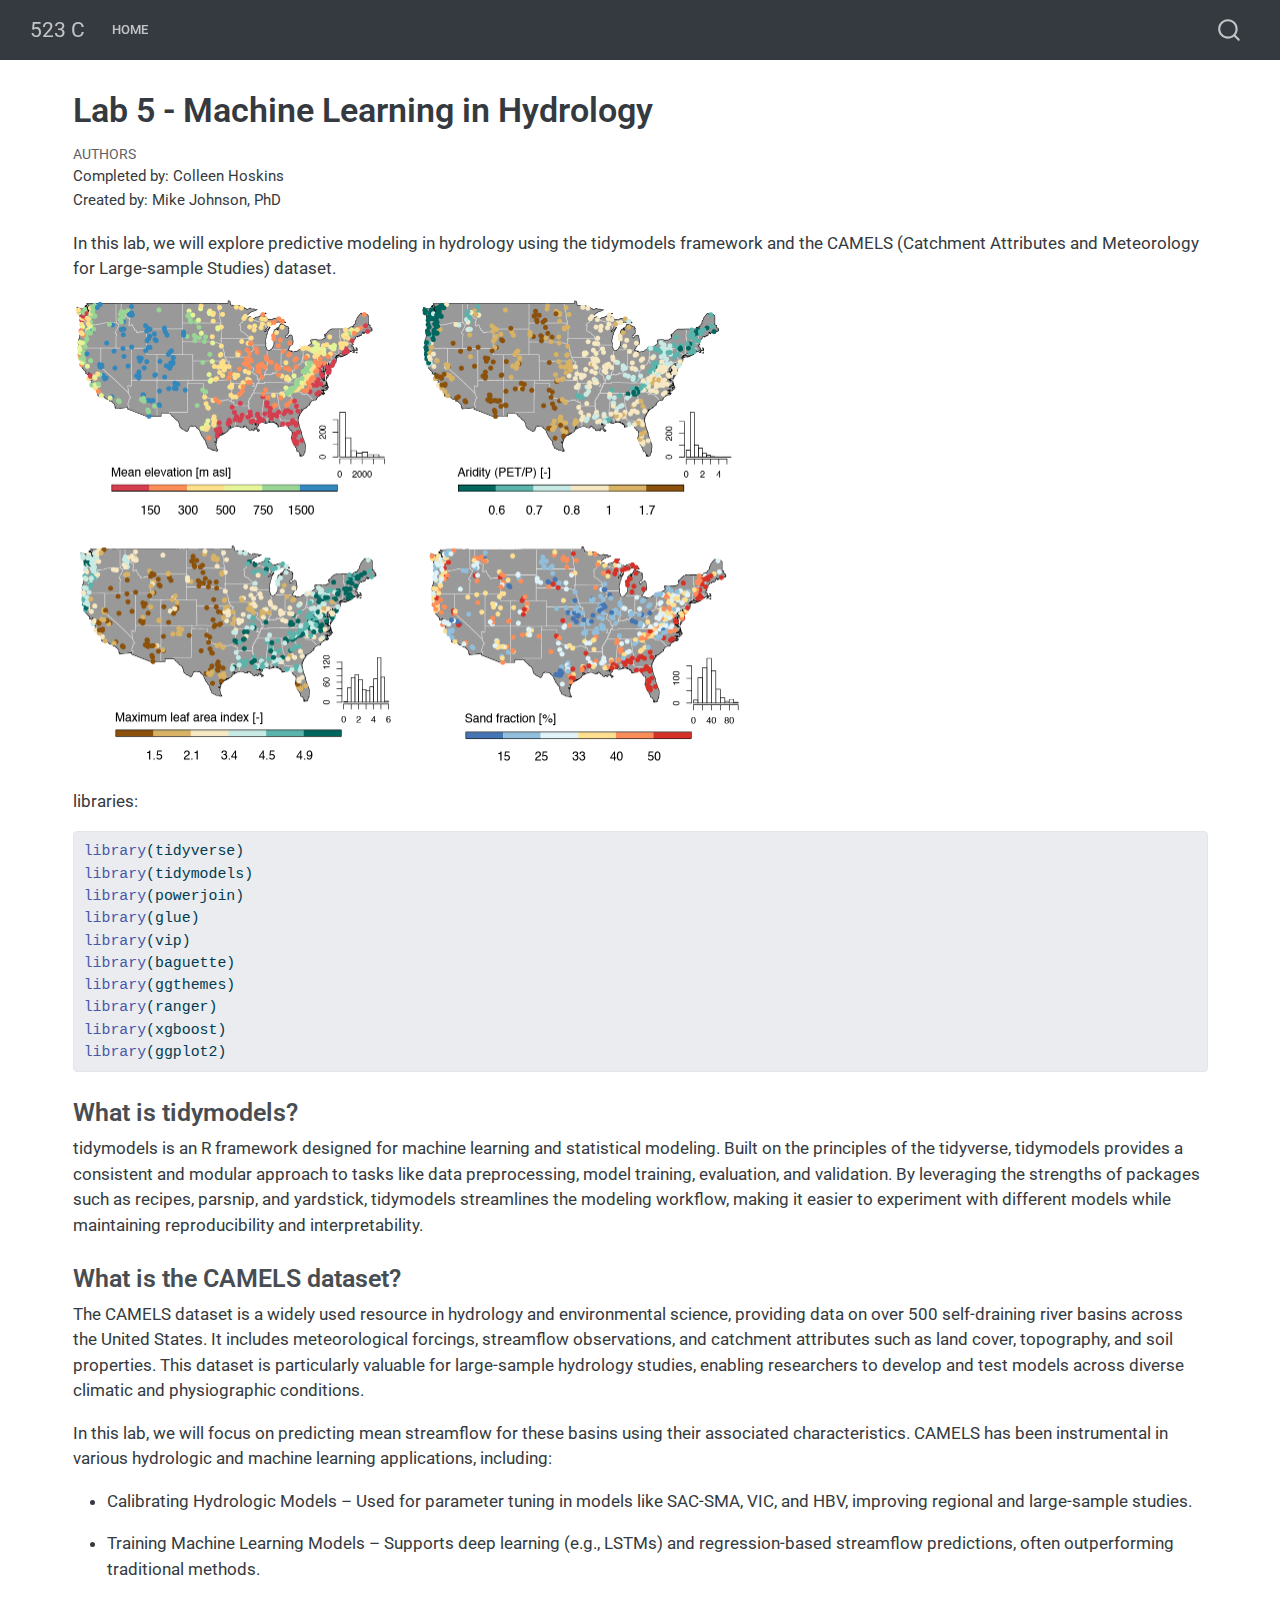
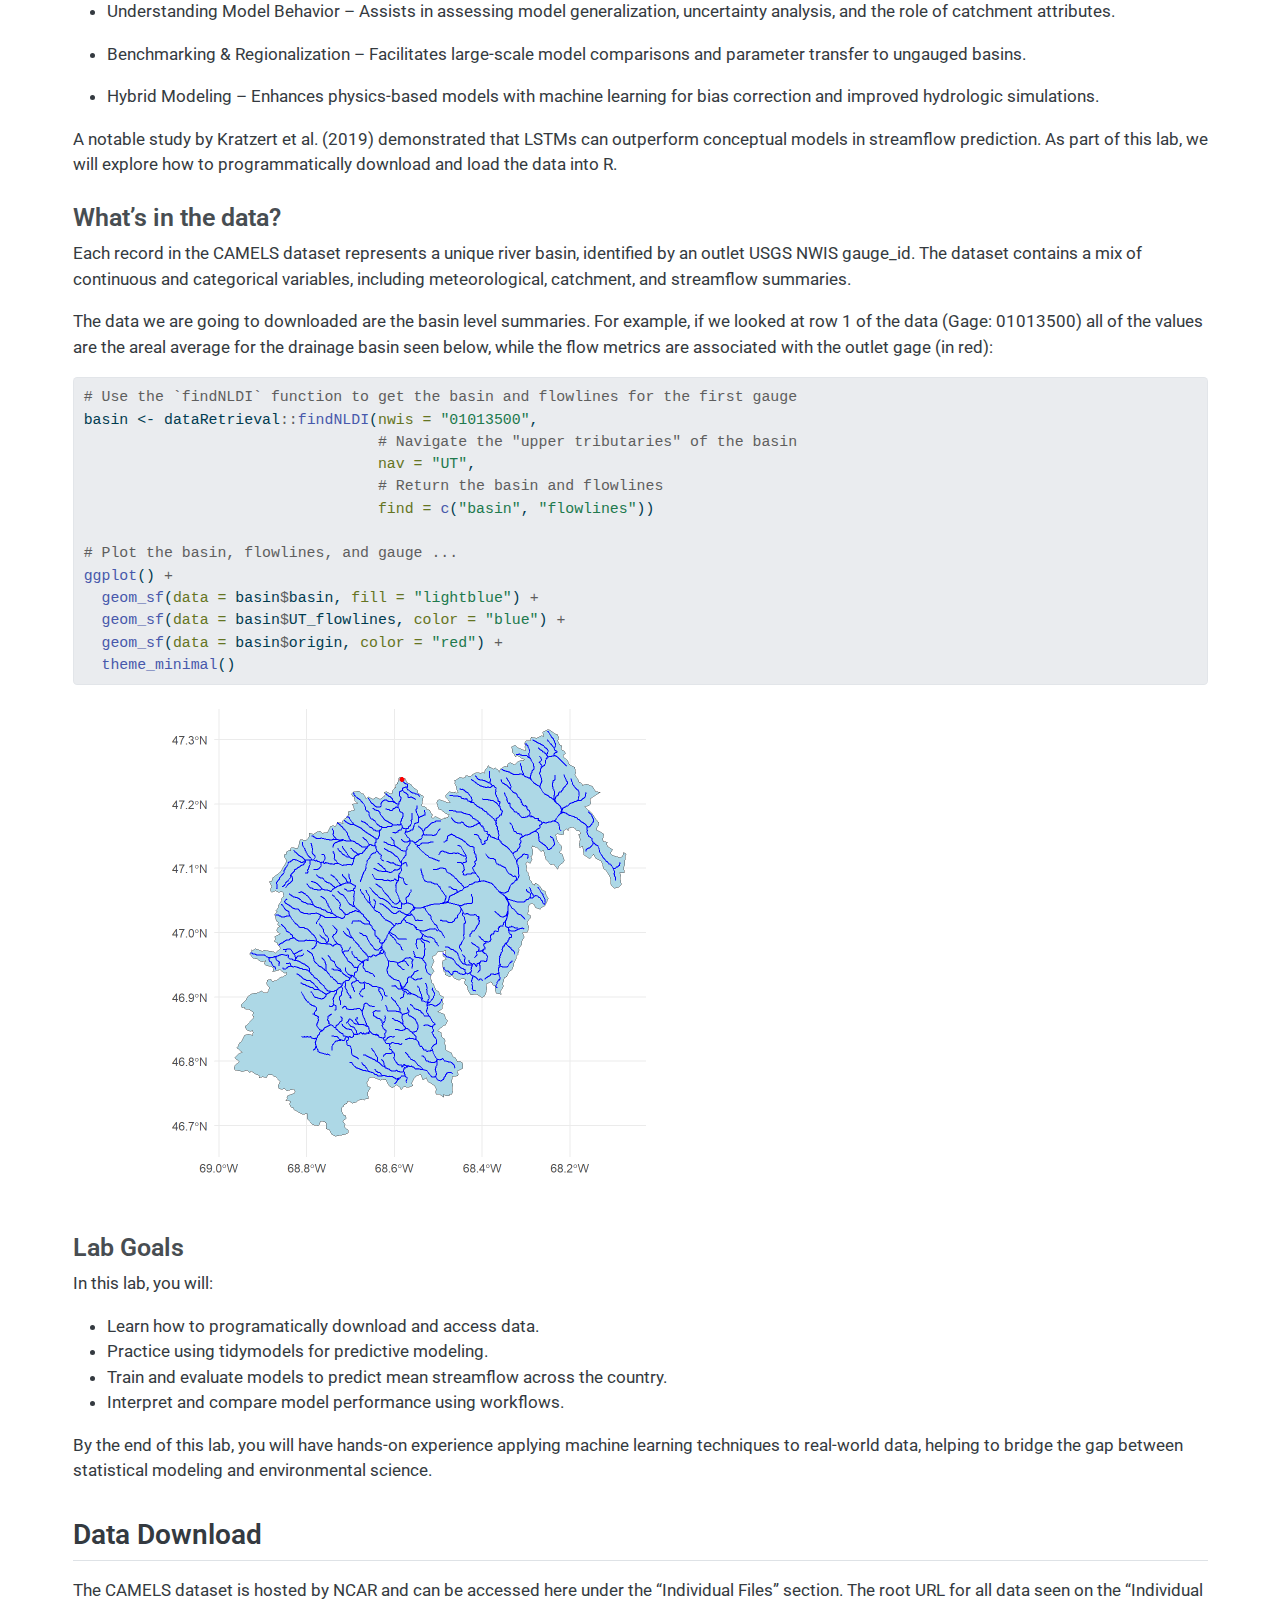
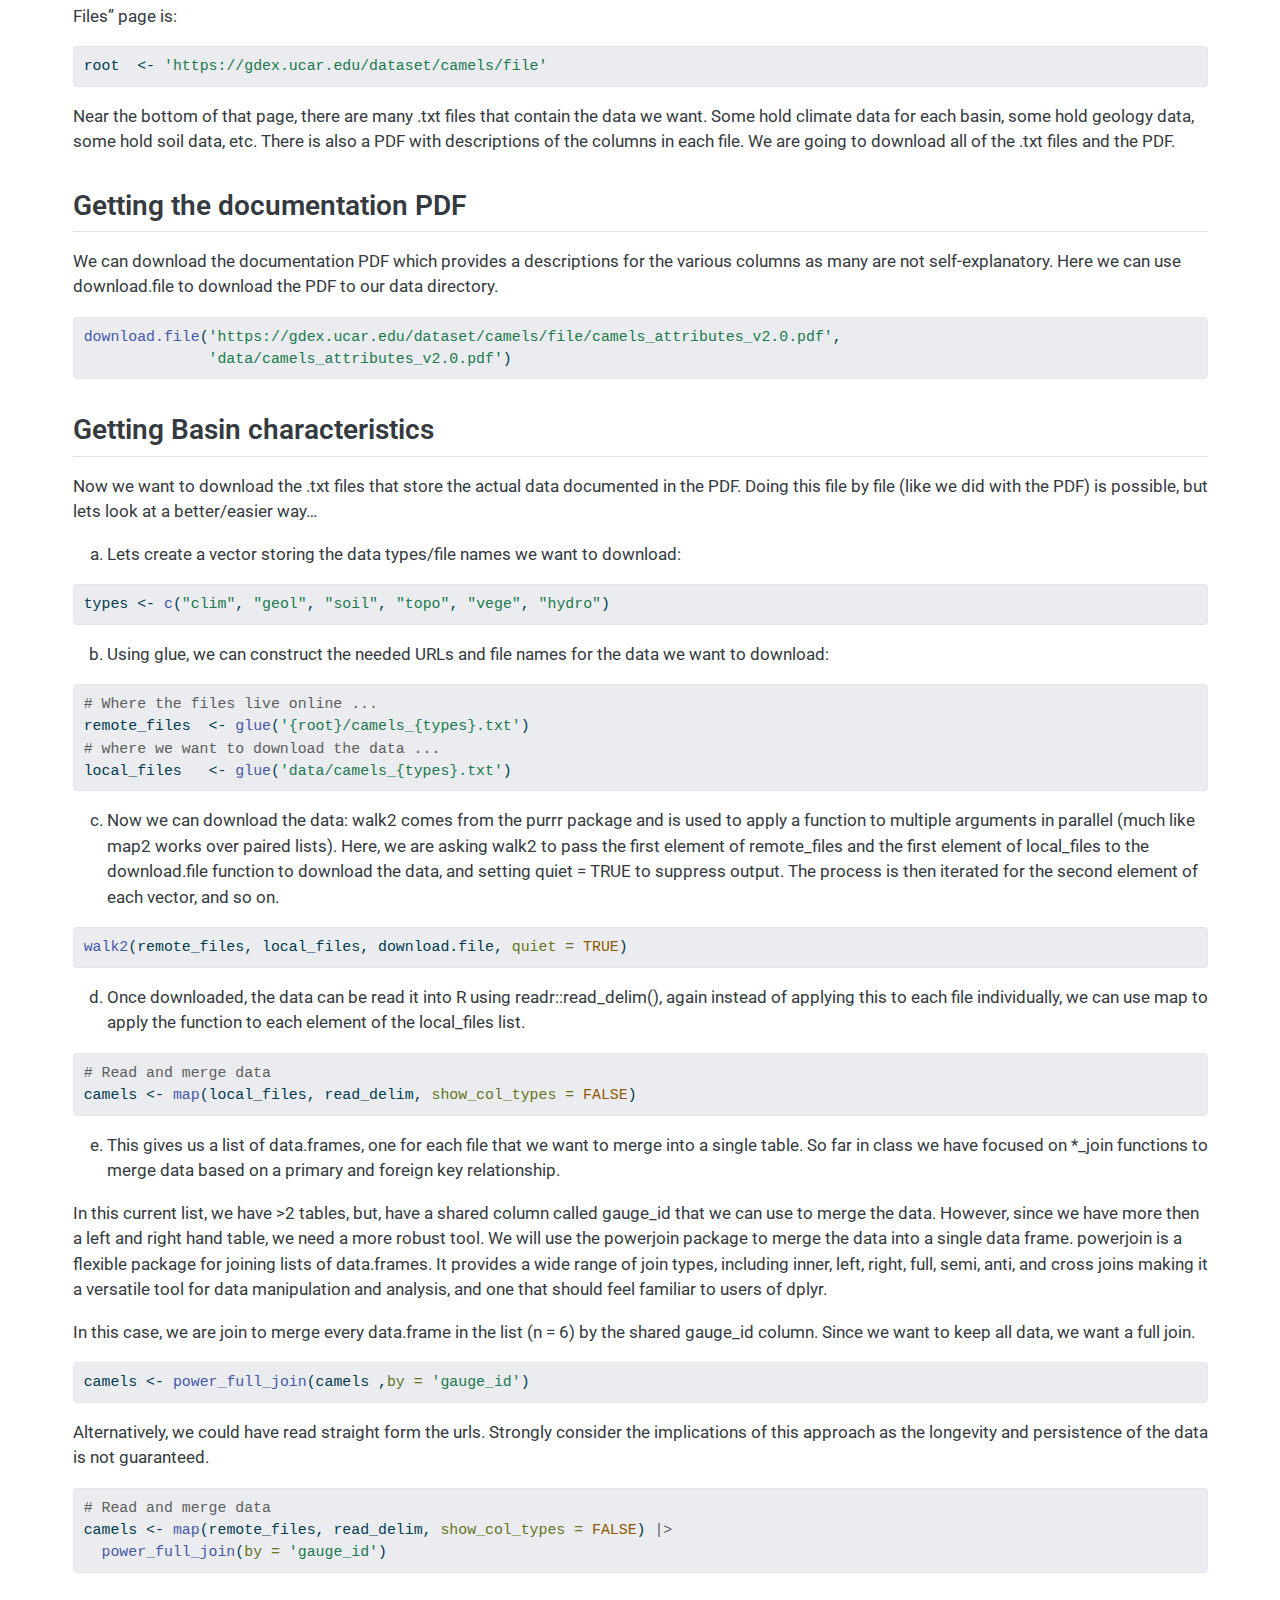
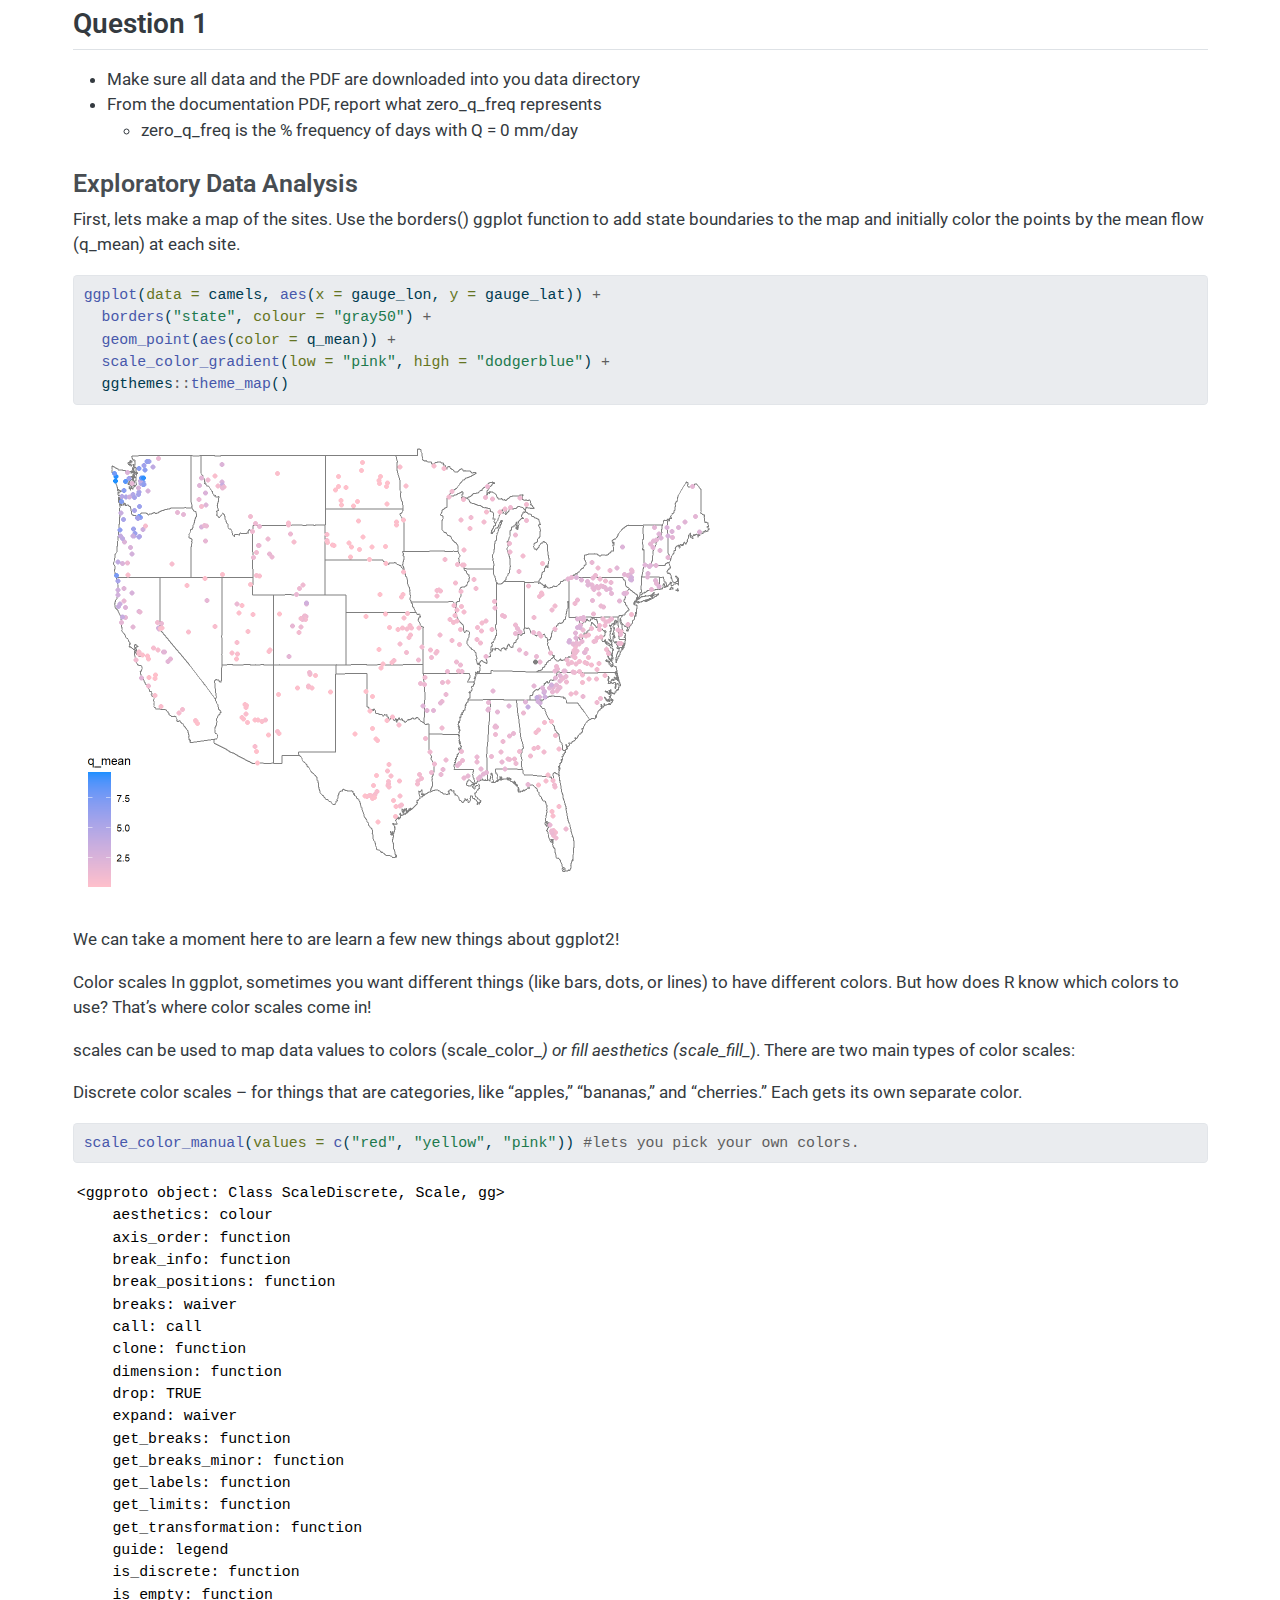
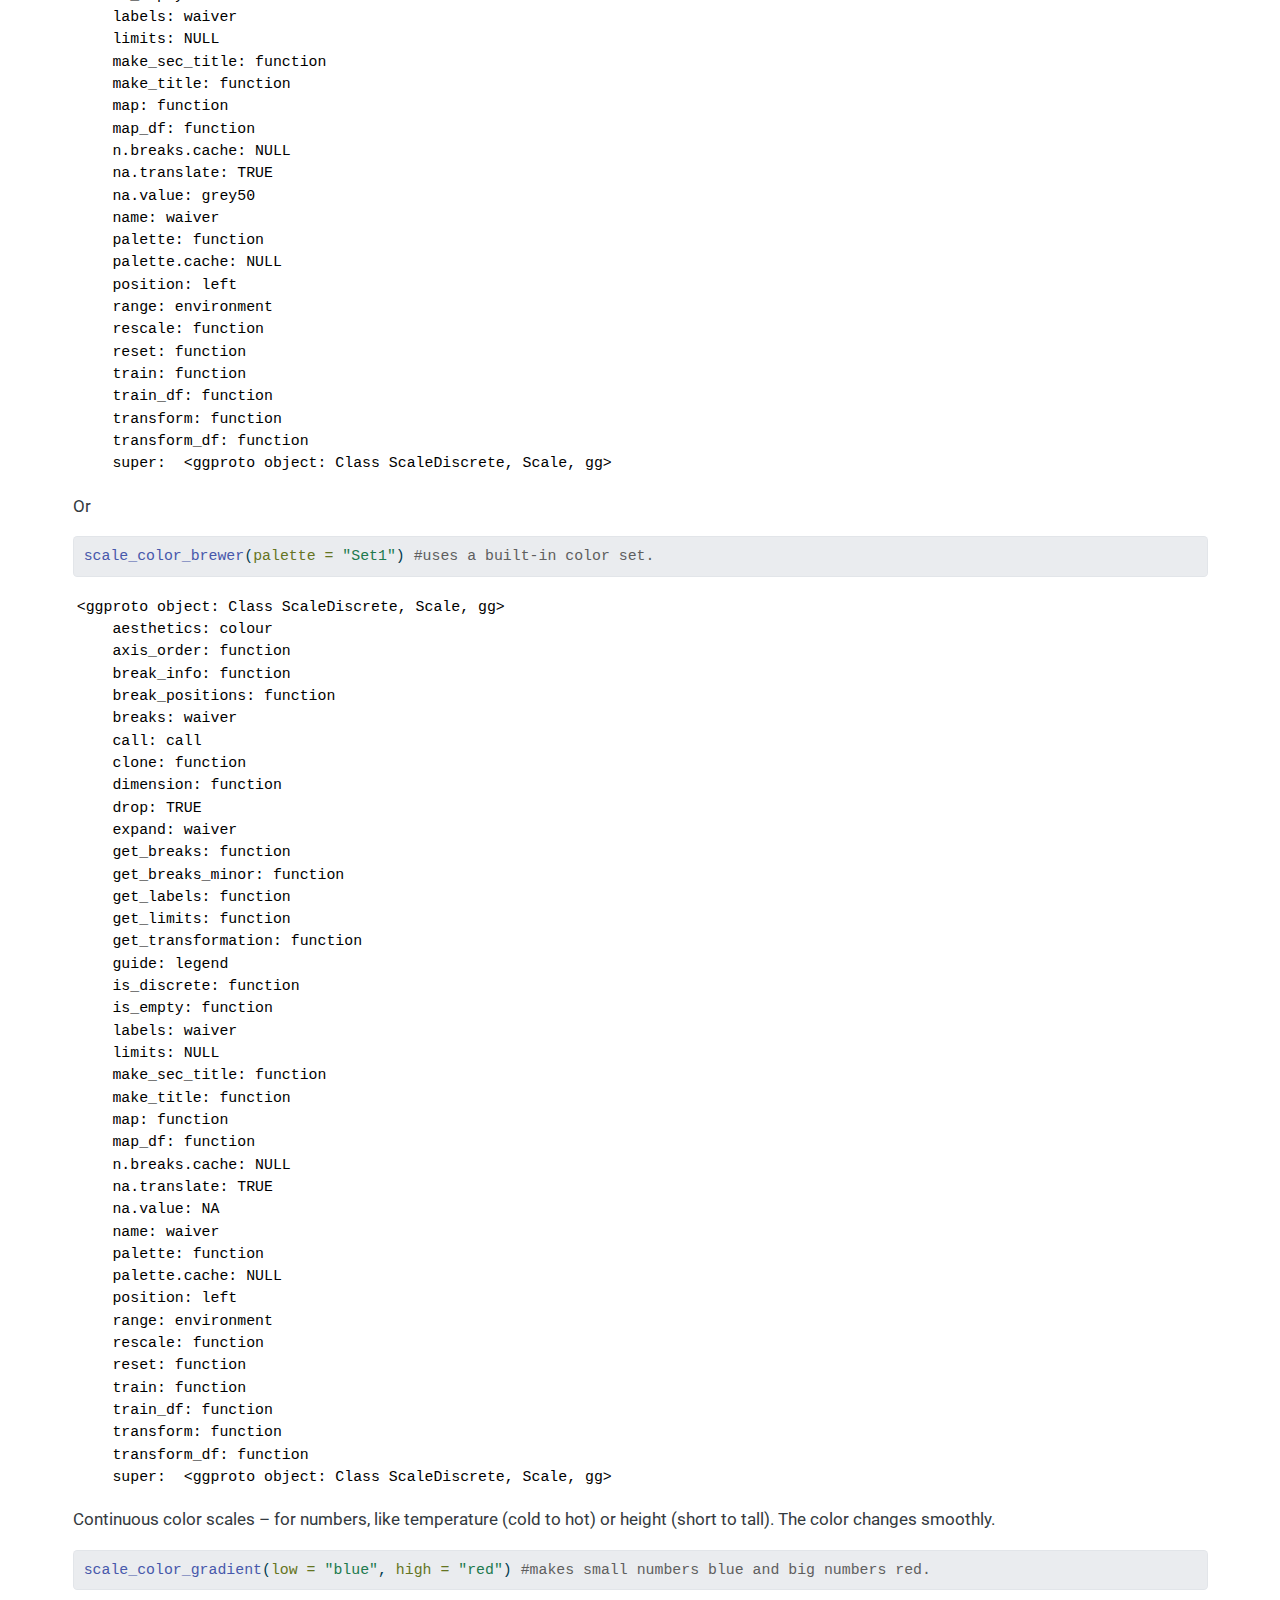
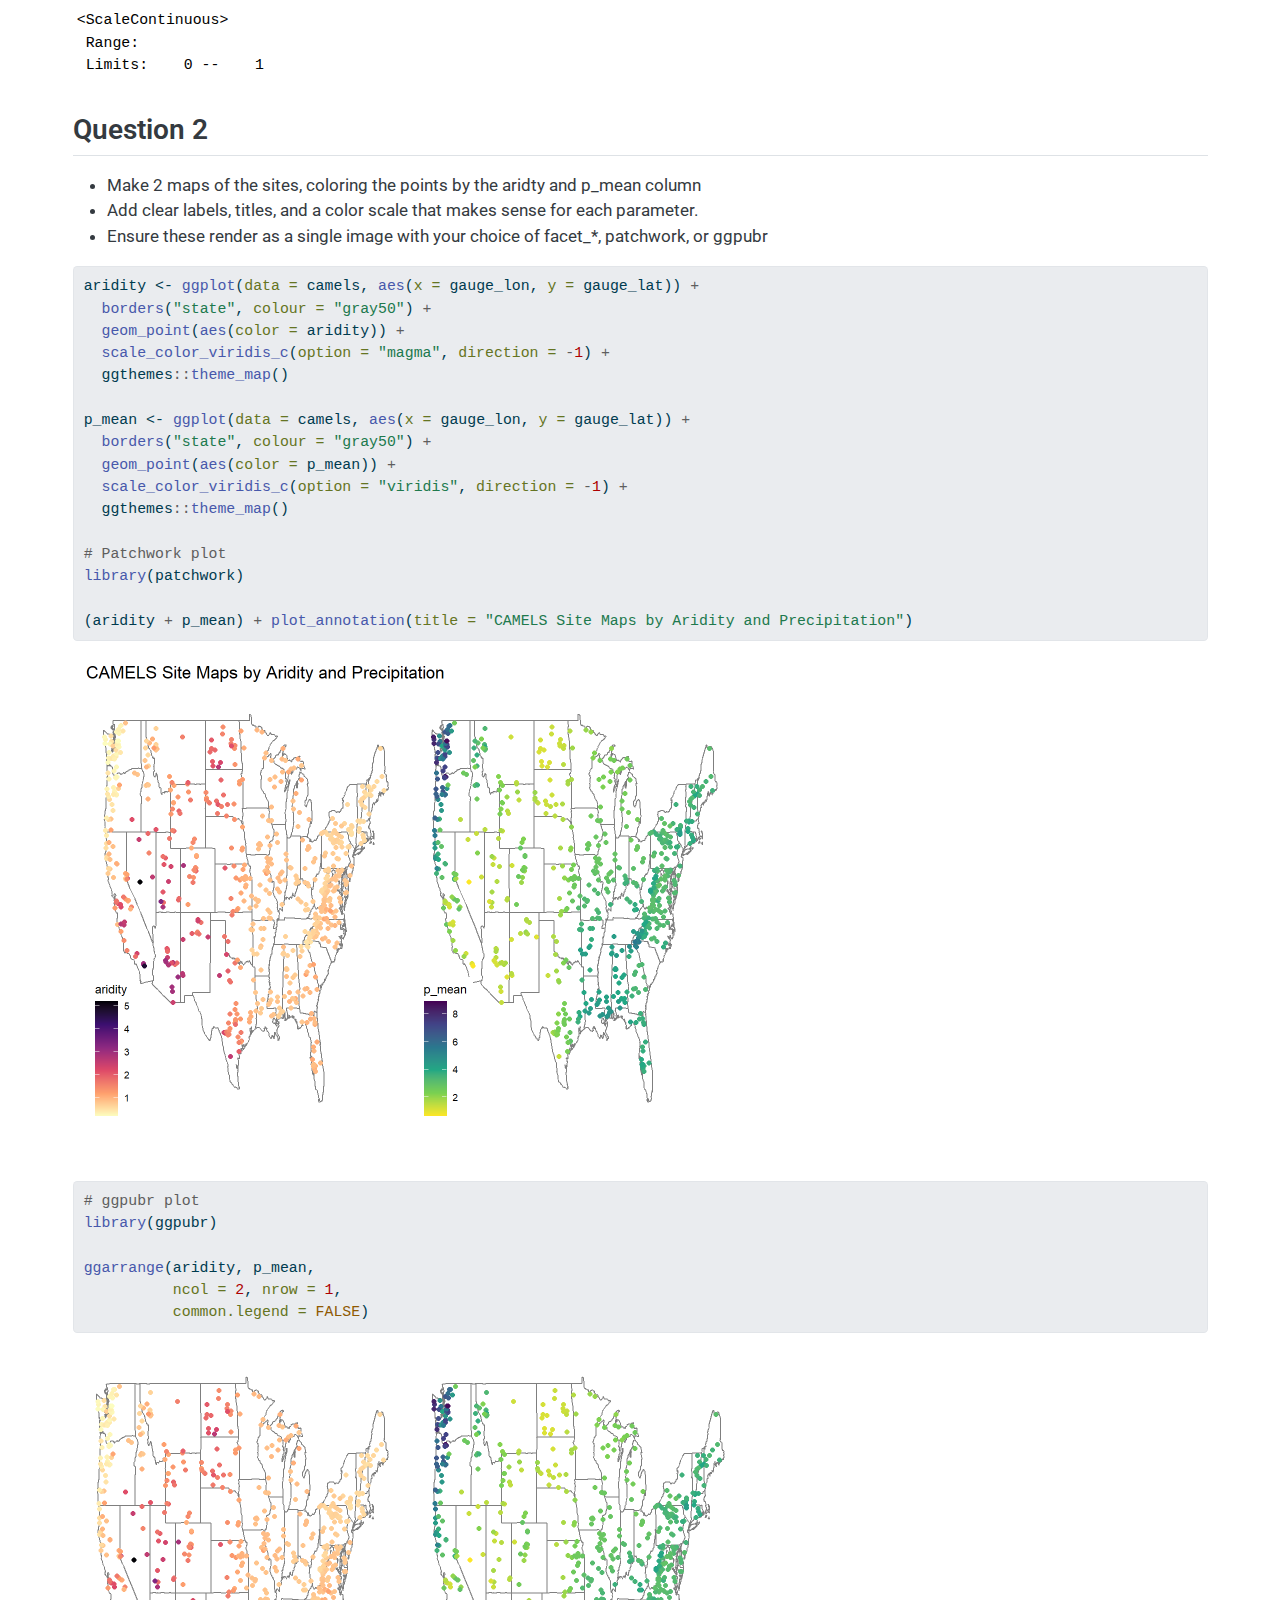
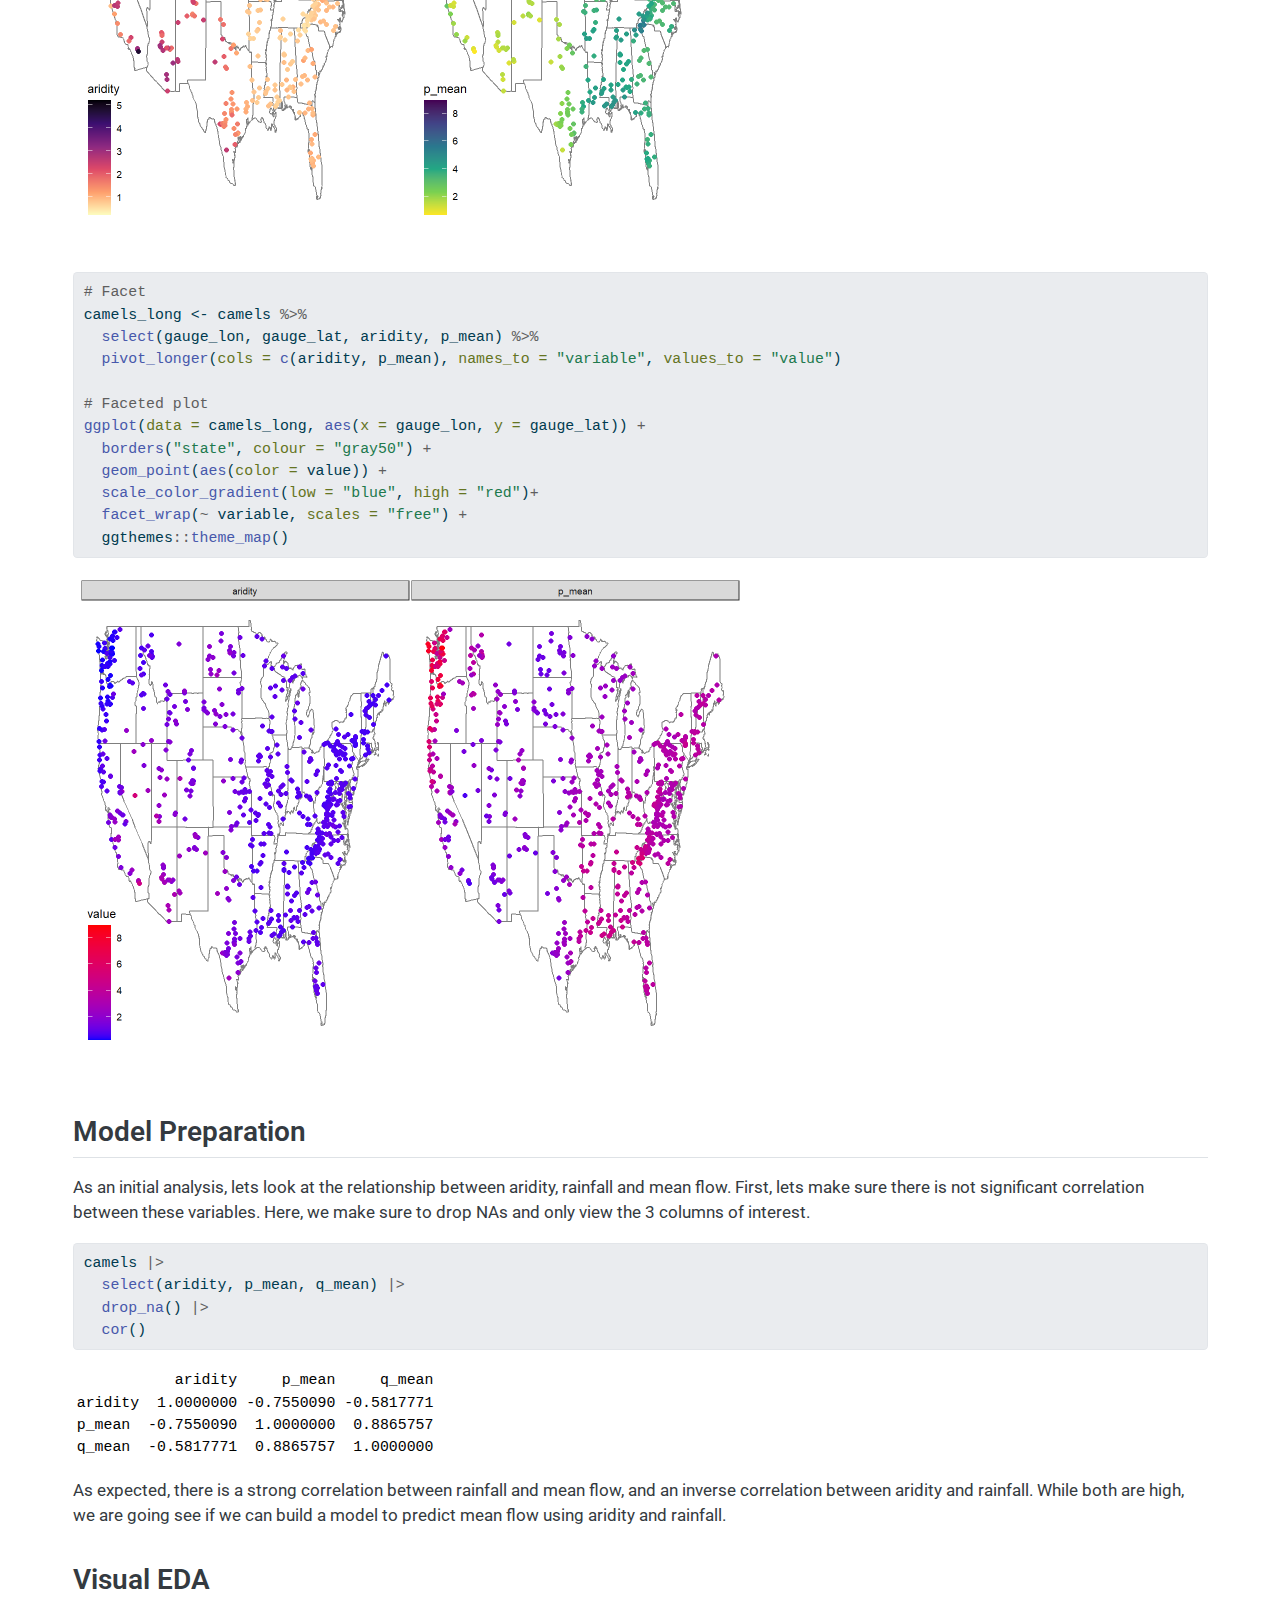
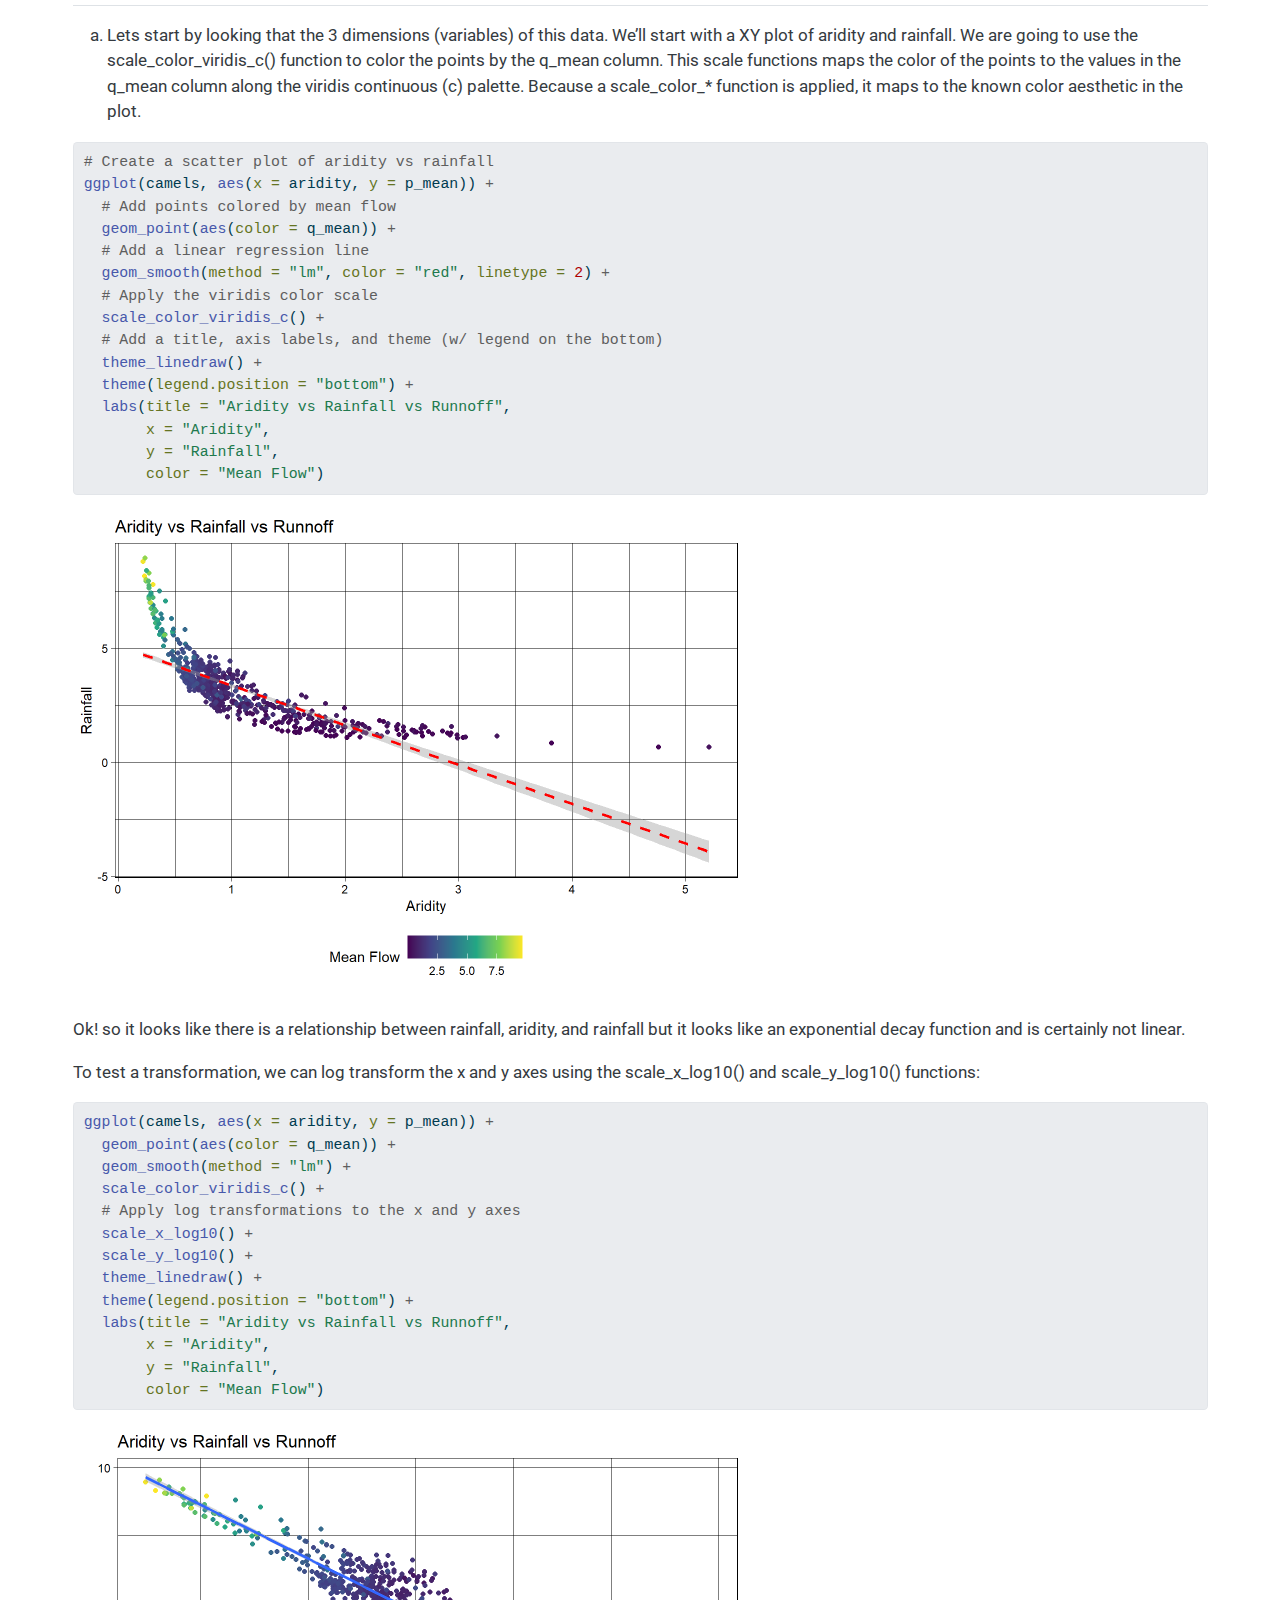
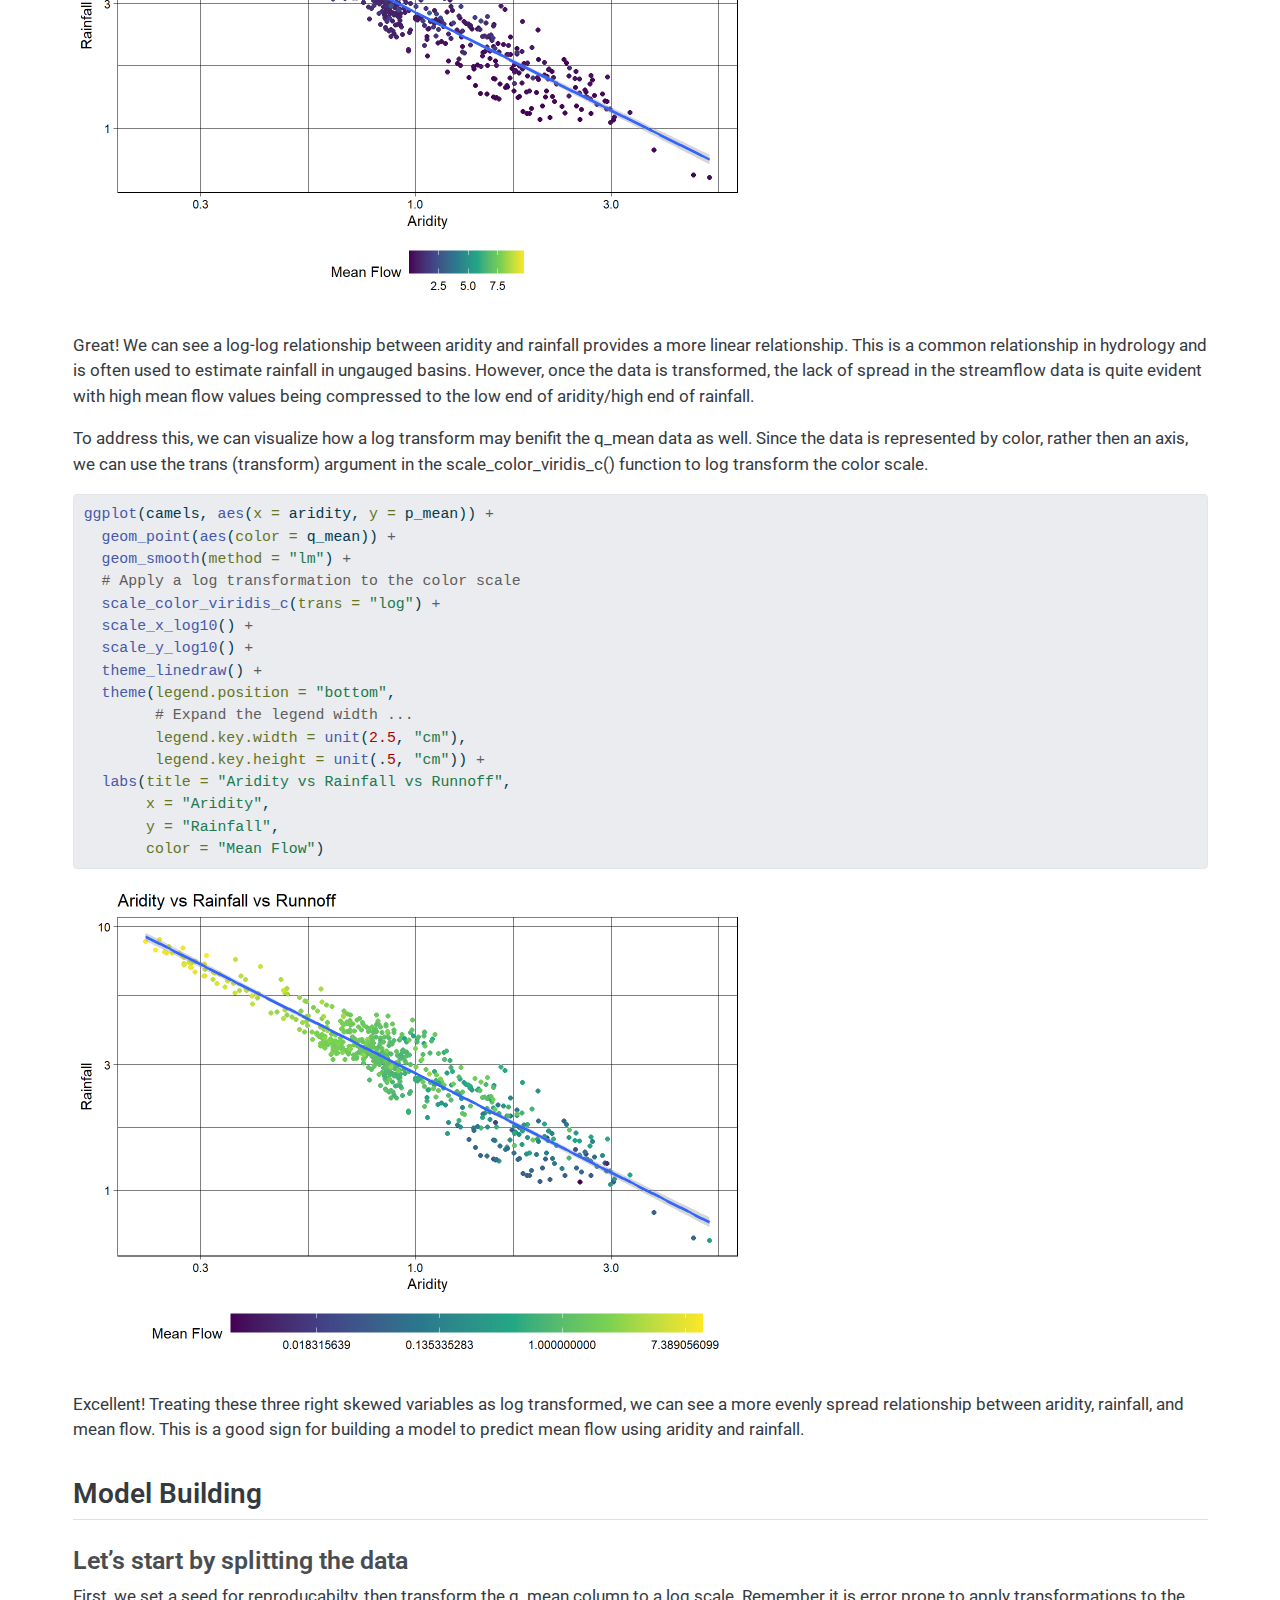
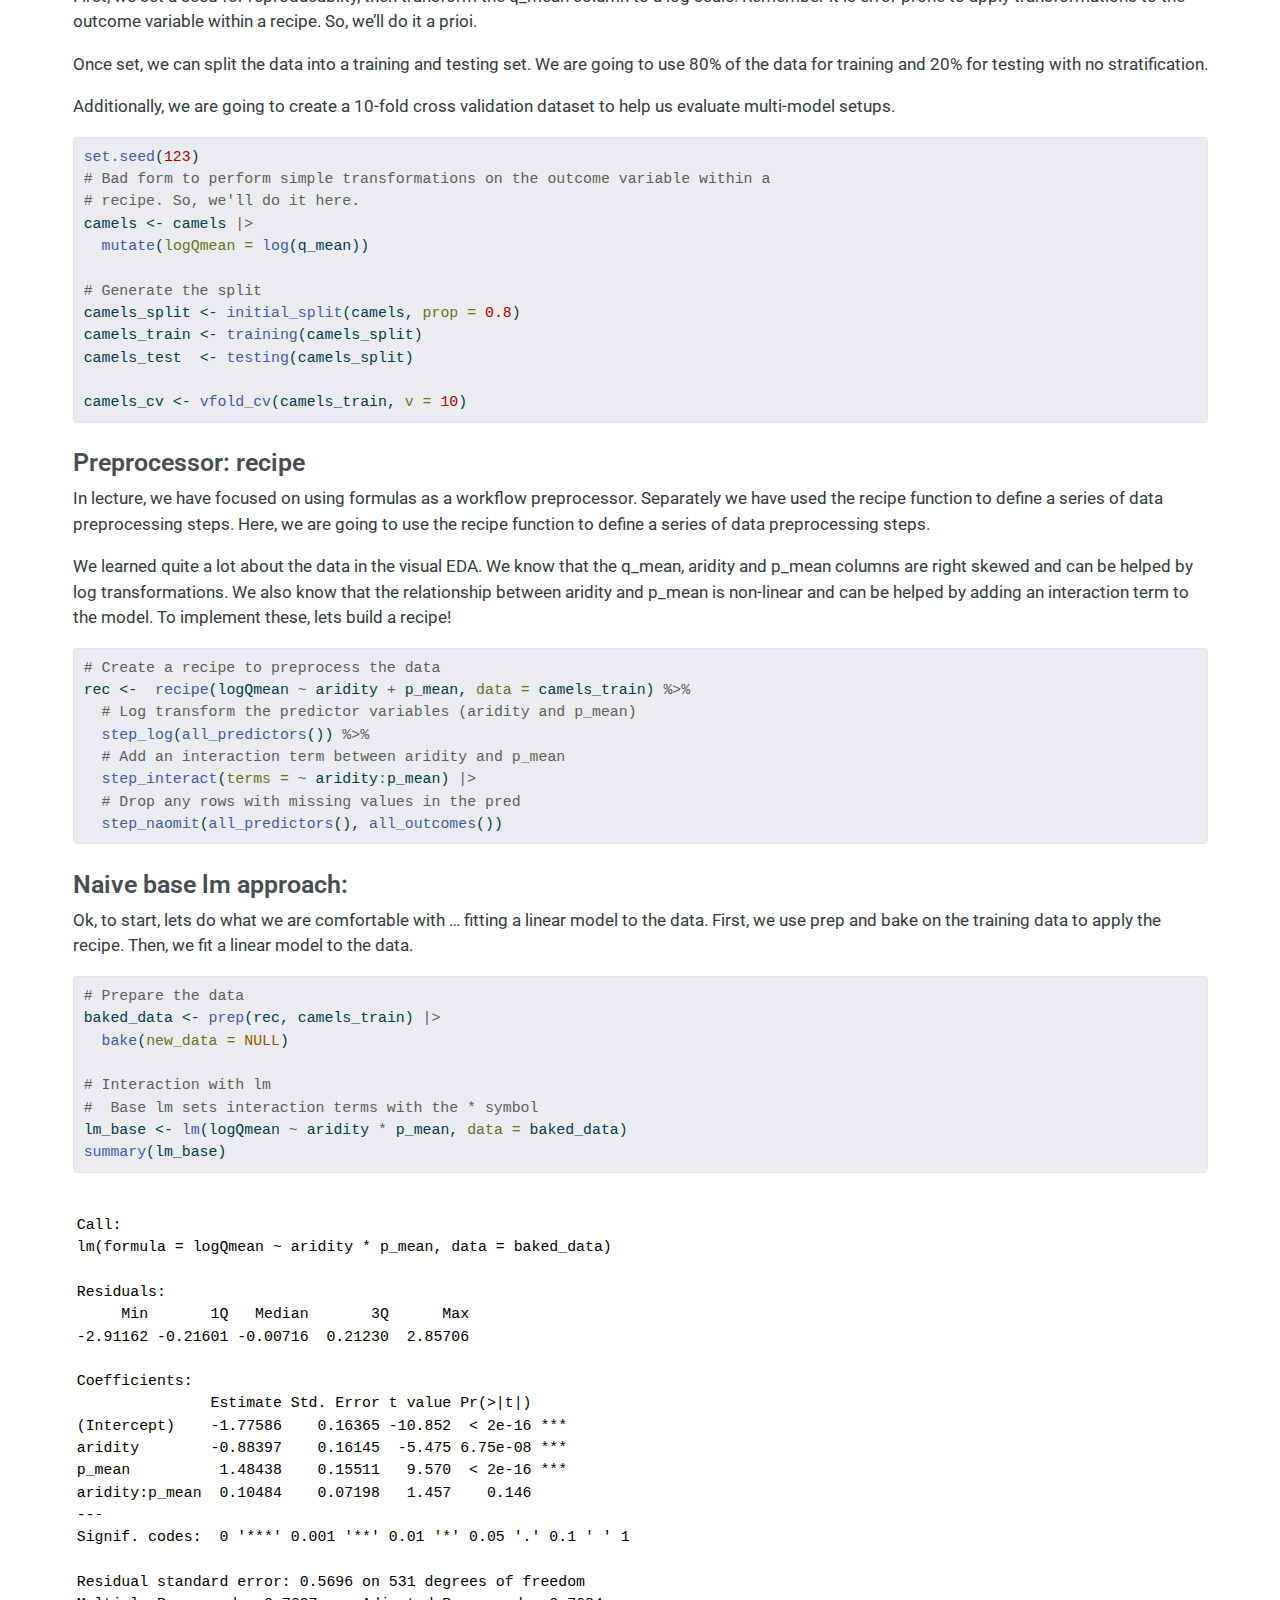
<file: docs/lab-05.html>
<!DOCTYPE html>
<html xmlns="http://www.w3.org/1999/xhtml" lang="en" xml:lang="en"><head>

<meta charset="utf-8">
<meta name="generator" content="quarto-1.5.57">

<meta name="viewport" content="width=device-width, initial-scale=1.0, user-scalable=yes">

<meta name="author" content="Completed by: Colleen Hoskins">
<meta name="author" content="Created by: Mike Johnson, PhD">

<title>Lab 5 - Machine Learning in Hydrology – 523 C</title>
<style>
code{white-space: pre-wrap;}
span.smallcaps{font-variant: small-caps;}
div.columns{display: flex; gap: min(4vw, 1.5em);}
div.column{flex: auto; overflow-x: auto;}
div.hanging-indent{margin-left: 1.5em; text-indent: -1.5em;}
ul.task-list{list-style: none;}
ul.task-list li input[type="checkbox"] {
  width: 0.8em;
  margin: 0 0.8em 0.2em -1em; /* quarto-specific, see https://github.com/quarto-dev/quarto-cli/issues/4556 */ 
  vertical-align: middle;
}
/* CSS for syntax highlighting */
pre > code.sourceCode { white-space: pre; position: relative; }
pre > code.sourceCode > span { line-height: 1.25; }
pre > code.sourceCode > span:empty { height: 1.2em; }
.sourceCode { overflow: visible; }
code.sourceCode > span { color: inherit; text-decoration: inherit; }
div.sourceCode { margin: 1em 0; }
pre.sourceCode { margin: 0; }
@media screen {
div.sourceCode { overflow: auto; }
}
@media print {
pre > code.sourceCode { white-space: pre-wrap; }
pre > code.sourceCode > span { display: inline-block; text-indent: -5em; padding-left: 5em; }
}
pre.numberSource code
  { counter-reset: source-line 0; }
pre.numberSource code > span
  { position: relative; left: -4em; counter-increment: source-line; }
pre.numberSource code > span > a:first-child::before
  { content: counter(source-line);
    position: relative; left: -1em; text-align: right; vertical-align: baseline;
    border: none; display: inline-block;
    -webkit-touch-callout: none; -webkit-user-select: none;
    -khtml-user-select: none; -moz-user-select: none;
    -ms-user-select: none; user-select: none;
    padding: 0 4px; width: 4em;
  }
pre.numberSource { margin-left: 3em;  padding-left: 4px; }
div.sourceCode
  {   }
@media screen {
pre > code.sourceCode > span > a:first-child::before { text-decoration: underline; }
}
</style>


<script src="site_libs/quarto-nav/quarto-nav.js"></script>
<script src="site_libs/quarto-nav/headroom.min.js"></script>
<script src="site_libs/clipboard/clipboard.min.js"></script>
<script src="site_libs/quarto-search/autocomplete.umd.js"></script>
<script src="site_libs/quarto-search/fuse.min.js"></script>
<script src="site_libs/quarto-search/quarto-search.js"></script>
<meta name="quarto:offset" content="./">
<script src="site_libs/quarto-html/quarto.js"></script>
<script src="site_libs/quarto-html/popper.min.js"></script>
<script src="site_libs/quarto-html/tippy.umd.min.js"></script>
<script src="site_libs/quarto-html/anchor.min.js"></script>
<link href="site_libs/quarto-html/tippy.css" rel="stylesheet">
<link href="site_libs/quarto-html/quarto-syntax-highlighting.css" rel="stylesheet" id="quarto-text-highlighting-styles">
<script src="site_libs/bootstrap/bootstrap.min.js"></script>
<link href="site_libs/bootstrap/bootstrap-icons.css" rel="stylesheet">
<link href="site_libs/bootstrap/bootstrap.min.css" rel="stylesheet" id="quarto-bootstrap" data-mode="light">
<script id="quarto-search-options" type="application/json">{
  "location": "navbar",
  "copy-button": false,
  "collapse-after": 3,
  "panel-placement": "end",
  "type": "overlay",
  "limit": 50,
  "keyboard-shortcut": [
    "f",
    "/",
    "s"
  ],
  "show-item-context": false,
  "language": {
    "search-no-results-text": "No results",
    "search-matching-documents-text": "matching documents",
    "search-copy-link-title": "Copy link to search",
    "search-hide-matches-text": "Hide additional matches",
    "search-more-match-text": "more match in this document",
    "search-more-matches-text": "more matches in this document",
    "search-clear-button-title": "Clear",
    "search-text-placeholder": "",
    "search-detached-cancel-button-title": "Cancel",
    "search-submit-button-title": "Submit",
    "search-label": "Search"
  }
}</script>


<link rel="stylesheet" href="styles.css">
</head>

<body class="nav-fixed">

<div id="quarto-search-results"></div>
  <header id="quarto-header" class="headroom fixed-top">
    <nav class="navbar navbar-expand-lg " data-bs-theme="dark">
      <div class="navbar-container container-fluid">
      <div class="navbar-brand-container mx-auto">
    <a class="navbar-brand" href="./index.html">
    <span class="navbar-title">523 C</span>
    </a>
  </div>
            <div id="quarto-search" class="" title="Search"></div>
          <button class="navbar-toggler" type="button" data-bs-toggle="collapse" data-bs-target="#navbarCollapse" aria-controls="navbarCollapse" role="menu" aria-expanded="false" aria-label="Toggle navigation" onclick="if (window.quartoToggleHeadroom) { window.quartoToggleHeadroom(); }">
  <span class="navbar-toggler-icon"></span>
</button>
          <div class="collapse navbar-collapse" id="navbarCollapse">
            <ul class="navbar-nav navbar-nav-scroll me-auto">
  <li class="nav-item">
    <a class="nav-link" href="./index.html"> 
<span class="menu-text">Home</span></a>
  </li>  
</ul>
          </div> <!-- /navcollapse -->
            <div class="quarto-navbar-tools">
</div>
      </div> <!-- /container-fluid -->
    </nav>
</header>
<!-- content -->
<div id="quarto-content" class="quarto-container page-columns page-rows-contents page-layout-full page-navbar">
<!-- sidebar -->
<!-- margin-sidebar -->
    
<!-- main -->
<main class="content column-page" id="quarto-document-content">

<header id="title-block-header" class="quarto-title-block default">
<div class="quarto-title">
<h1 class="title">Lab 5 - Machine Learning in Hydrology</h1>
</div>



<div class="quarto-title-meta column-page">

    <div>
    <div class="quarto-title-meta-heading">Authors</div>
    <div class="quarto-title-meta-contents">
             <p>Completed by: Colleen Hoskins </p>
             <p>Created by: Mike Johnson, PhD </p>
          </div>
  </div>
    
  
    
  </div>
  


</header>


<p>In this lab, we will explore predictive modeling in hydrology using the tidymodels framework and the CAMELS (Catchment Attributes and Meteorology for Large-sample Studies) dataset.</p>
<div class="cell">
<div class="cell-output-display">
<div>
<figure class="figure">
<p><img src="images/camels.png" class="img-fluid figure-img" width="671"></p>
</figure>
</div>
</div>
</div>
<p>libraries:</p>
<div class="cell">
<div class="sourceCode cell-code" id="cb1"><pre class="sourceCode r code-with-copy"><code class="sourceCode r"><span id="cb1-1"><a href="#cb1-1" aria-hidden="true" tabindex="-1"></a><span class="fu">library</span>(tidyverse)</span>
<span id="cb1-2"><a href="#cb1-2" aria-hidden="true" tabindex="-1"></a><span class="fu">library</span>(tidymodels)</span>
<span id="cb1-3"><a href="#cb1-3" aria-hidden="true" tabindex="-1"></a><span class="fu">library</span>(powerjoin)</span>
<span id="cb1-4"><a href="#cb1-4" aria-hidden="true" tabindex="-1"></a><span class="fu">library</span>(glue)</span>
<span id="cb1-5"><a href="#cb1-5" aria-hidden="true" tabindex="-1"></a><span class="fu">library</span>(vip)</span>
<span id="cb1-6"><a href="#cb1-6" aria-hidden="true" tabindex="-1"></a><span class="fu">library</span>(baguette)</span>
<span id="cb1-7"><a href="#cb1-7" aria-hidden="true" tabindex="-1"></a><span class="fu">library</span>(ggthemes)</span>
<span id="cb1-8"><a href="#cb1-8" aria-hidden="true" tabindex="-1"></a><span class="fu">library</span>(ranger)</span>
<span id="cb1-9"><a href="#cb1-9" aria-hidden="true" tabindex="-1"></a><span class="fu">library</span>(xgboost)</span>
<span id="cb1-10"><a href="#cb1-10" aria-hidden="true" tabindex="-1"></a><span class="fu">library</span>(ggplot2)</span></code><button title="Copy to Clipboard" class="code-copy-button"><i class="bi"></i></button></pre></div>
</div>
<section id="what-is-tidymodels" class="level3">
<h3 class="anchored" data-anchor-id="what-is-tidymodels">What is tidymodels?</h3>
<p>tidymodels is an R framework designed for machine learning and statistical modeling. Built on the principles of the tidyverse, tidymodels provides a consistent and modular approach to tasks like data preprocessing, model training, evaluation, and validation. By leveraging the strengths of packages such as recipes, parsnip, and yardstick, tidymodels streamlines the modeling workflow, making it easier to experiment with different models while maintaining reproducibility and interpretability.</p>
</section>
<section id="what-is-the-camels-dataset" class="level3">
<h3 class="anchored" data-anchor-id="what-is-the-camels-dataset">What is the CAMELS dataset?</h3>
<p>The CAMELS dataset is a widely used resource in hydrology and environmental science, providing data on over 500 self-draining river basins across the United States. It includes meteorological forcings, streamflow observations, and catchment attributes such as land cover, topography, and soil properties. This dataset is particularly valuable for large-sample hydrology studies, enabling researchers to develop and test models across diverse climatic and physiographic conditions.</p>
<p>In this lab, we will focus on predicting mean streamflow for these basins using their associated characteristics. CAMELS has been instrumental in various hydrologic and machine learning applications, including:</p>
<ul>
<li><p>Calibrating Hydrologic Models – Used for parameter tuning in models like SAC-SMA, VIC, and HBV, improving regional and large-sample studies.</p></li>
<li><p>Training Machine Learning Models – Supports deep learning (e.g., LSTMs) and regression-based streamflow predictions, often outperforming traditional methods.</p></li>
<li><p>Understanding Model Behavior – Assists in assessing model generalization, uncertainty analysis, and the role of catchment attributes.</p></li>
<li><p>Benchmarking &amp; Regionalization – Facilitates large-scale model comparisons and parameter transfer to ungauged basins.</p></li>
<li><p>Hybrid Modeling – Enhances physics-based models with machine learning for bias correction and improved hydrologic simulations.</p></li>
</ul>
<p>A notable study by Kratzert et al.&nbsp;(2019) demonstrated that LSTMs can outperform conceptual models in streamflow prediction. As part of this lab, we will explore how to programmatically download and load the data into R.</p>
</section>
<section id="whats-in-the-data" class="level3">
<h3 class="anchored" data-anchor-id="whats-in-the-data">What’s in the data?</h3>
<p>Each record in the CAMELS dataset represents a unique river basin, identified by an outlet USGS NWIS gauge_id. The dataset contains a mix of continuous and categorical variables, including meteorological, catchment, and streamflow summaries.</p>
<p>The data we are going to downloaded are the basin level summaries. For example, if we looked at row 1 of the data (Gage: 01013500) all of the values are the areal average for the drainage basin seen below, while the flow metrics are associated with the outlet gage (in red):</p>
<div class="cell">
<div class="sourceCode cell-code" id="cb2"><pre class="sourceCode r code-with-copy"><code class="sourceCode r"><span id="cb2-1"><a href="#cb2-1" aria-hidden="true" tabindex="-1"></a><span class="co"># Use the `findNLDI` function to get the basin and flowlines for the first gauge</span></span>
<span id="cb2-2"><a href="#cb2-2" aria-hidden="true" tabindex="-1"></a>basin <span class="ot">&lt;-</span> dataRetrieval<span class="sc">::</span><span class="fu">findNLDI</span>(<span class="at">nwis =</span> <span class="st">"01013500"</span>, </span>
<span id="cb2-3"><a href="#cb2-3" aria-hidden="true" tabindex="-1"></a>                                 <span class="co"># Navigate the "upper tributaries" of the basin</span></span>
<span id="cb2-4"><a href="#cb2-4" aria-hidden="true" tabindex="-1"></a>                                 <span class="at">nav =</span> <span class="st">"UT"</span>, </span>
<span id="cb2-5"><a href="#cb2-5" aria-hidden="true" tabindex="-1"></a>                                 <span class="co"># Return the basin and flowlines</span></span>
<span id="cb2-6"><a href="#cb2-6" aria-hidden="true" tabindex="-1"></a>                                 <span class="at">find =</span> <span class="fu">c</span>(<span class="st">"basin"</span>, <span class="st">"flowlines"</span>))</span>
<span id="cb2-7"><a href="#cb2-7" aria-hidden="true" tabindex="-1"></a></span>
<span id="cb2-8"><a href="#cb2-8" aria-hidden="true" tabindex="-1"></a><span class="co"># Plot the basin, flowlines, and gauge ...</span></span>
<span id="cb2-9"><a href="#cb2-9" aria-hidden="true" tabindex="-1"></a><span class="fu">ggplot</span>() <span class="sc">+</span> </span>
<span id="cb2-10"><a href="#cb2-10" aria-hidden="true" tabindex="-1"></a>  <span class="fu">geom_sf</span>(<span class="at">data =</span> basin<span class="sc">$</span>basin, <span class="at">fill =</span> <span class="st">"lightblue"</span>) <span class="sc">+</span> </span>
<span id="cb2-11"><a href="#cb2-11" aria-hidden="true" tabindex="-1"></a>  <span class="fu">geom_sf</span>(<span class="at">data =</span> basin<span class="sc">$</span>UT_flowlines, <span class="at">color =</span> <span class="st">"blue"</span>) <span class="sc">+</span> </span>
<span id="cb2-12"><a href="#cb2-12" aria-hidden="true" tabindex="-1"></a>  <span class="fu">geom_sf</span>(<span class="at">data =</span> basin<span class="sc">$</span>origin, <span class="at">color =</span> <span class="st">"red"</span>) <span class="sc">+</span> </span>
<span id="cb2-13"><a href="#cb2-13" aria-hidden="true" tabindex="-1"></a>  <span class="fu">theme_minimal</span>()</span></code><button title="Copy to Clipboard" class="code-copy-button"><i class="bi"></i></button></pre></div>
<div class="cell-output-display">
<div>
<figure class="figure">
<p><img src="lab-05_files/figure-html/unnamed-chunk-3-1.png" class="img-fluid figure-img" width="672"></p>
</figure>
</div>
</div>
</div>
</section>
<section id="lab-goals" class="level3">
<h3 class="anchored" data-anchor-id="lab-goals">Lab Goals</h3>
<p>In this lab, you will:</p>
<ul>
<li>Learn how to programatically download and access data.</li>
<li>Practice using tidymodels for predictive modeling.</li>
<li>Train and evaluate models to predict mean streamflow across the country.</li>
<li>Interpret and compare model performance using workflows.</li>
</ul>
<p>By the end of this lab, you will have hands-on experience applying machine learning techniques to real-world data, helping to bridge the gap between statistical modeling and environmental science.</p>
</section>
<section id="data-download" class="level2">
<h2 class="anchored" data-anchor-id="data-download">Data Download</h2>
<p>The CAMELS dataset is hosted by NCAR and can be accessed here under the “Individual Files” section. The root URL for all data seen on the “Individual Files” page is:</p>
<div class="cell">
<div class="sourceCode cell-code" id="cb3"><pre class="sourceCode r code-with-copy"><code class="sourceCode r"><span id="cb3-1"><a href="#cb3-1" aria-hidden="true" tabindex="-1"></a>root  <span class="ot">&lt;-</span> <span class="st">'https://gdex.ucar.edu/dataset/camels/file'</span></span></code><button title="Copy to Clipboard" class="code-copy-button"><i class="bi"></i></button></pre></div>
</div>
<p>Near the bottom of that page, there are many .txt files that contain the data we want. Some hold climate data for each basin, some hold geology data, some hold soil data, etc. There is also a PDF with descriptions of the columns in each file. We are going to download all of the .txt files and the PDF.</p>
</section>
<section id="getting-the-documentation-pdf" class="level2">
<h2 class="anchored" data-anchor-id="getting-the-documentation-pdf">Getting the documentation PDF</h2>
<p>We can download the documentation PDF which provides a descriptions for the various columns as many are not self-explanatory. Here we can use download.file to download the PDF to our data directory.</p>
<div class="cell">
<div class="sourceCode cell-code" id="cb4"><pre class="sourceCode r code-with-copy"><code class="sourceCode r"><span id="cb4-1"><a href="#cb4-1" aria-hidden="true" tabindex="-1"></a><span class="fu">download.file</span>(<span class="st">'https://gdex.ucar.edu/dataset/camels/file/camels_attributes_v2.0.pdf'</span>, </span>
<span id="cb4-2"><a href="#cb4-2" aria-hidden="true" tabindex="-1"></a>              <span class="st">'data/camels_attributes_v2.0.pdf'</span>)</span></code><button title="Copy to Clipboard" class="code-copy-button"><i class="bi"></i></button></pre></div>
</div>
</section>
<section id="getting-basin-characteristics" class="level2">
<h2 class="anchored" data-anchor-id="getting-basin-characteristics">Getting Basin characteristics</h2>
<p>Now we want to download the .txt files that store the actual data documented in the PDF. Doing this file by file (like we did with the PDF) is possible, but lets look at a better/easier way…</p>
<ol type="a">
<li>Lets create a vector storing the data types/file names we want to download:</li>
</ol>
<div class="cell">
<div class="sourceCode cell-code" id="cb5"><pre class="sourceCode r code-with-copy"><code class="sourceCode r"><span id="cb5-1"><a href="#cb5-1" aria-hidden="true" tabindex="-1"></a>types <span class="ot">&lt;-</span> <span class="fu">c</span>(<span class="st">"clim"</span>, <span class="st">"geol"</span>, <span class="st">"soil"</span>, <span class="st">"topo"</span>, <span class="st">"vege"</span>, <span class="st">"hydro"</span>)</span></code><button title="Copy to Clipboard" class="code-copy-button"><i class="bi"></i></button></pre></div>
</div>
<ol start="2" type="a">
<li>Using glue, we can construct the needed URLs and file names for the data we want to download:</li>
</ol>
<div class="cell">
<div class="sourceCode cell-code" id="cb6"><pre class="sourceCode r code-with-copy"><code class="sourceCode r"><span id="cb6-1"><a href="#cb6-1" aria-hidden="true" tabindex="-1"></a><span class="co"># Where the files live online ...</span></span>
<span id="cb6-2"><a href="#cb6-2" aria-hidden="true" tabindex="-1"></a>remote_files  <span class="ot">&lt;-</span> <span class="fu">glue</span>(<span class="st">'{root}/camels_{types}.txt'</span>)</span>
<span id="cb6-3"><a href="#cb6-3" aria-hidden="true" tabindex="-1"></a><span class="co"># where we want to download the data ...</span></span>
<span id="cb6-4"><a href="#cb6-4" aria-hidden="true" tabindex="-1"></a>local_files   <span class="ot">&lt;-</span> <span class="fu">glue</span>(<span class="st">'data/camels_{types}.txt'</span>)</span></code><button title="Copy to Clipboard" class="code-copy-button"><i class="bi"></i></button></pre></div>
</div>
<ol start="3" type="a">
<li>Now we can download the data: walk2 comes from the purrr package and is used to apply a function to multiple arguments in parallel (much like map2 works over paired lists). Here, we are asking walk2 to pass the first element of remote_files and the first element of local_files to the download.file function to download the data, and setting quiet = TRUE to suppress output. The process is then iterated for the second element of each vector, and so on.</li>
</ol>
<div class="cell">
<div class="sourceCode cell-code" id="cb7"><pre class="sourceCode r code-with-copy"><code class="sourceCode r"><span id="cb7-1"><a href="#cb7-1" aria-hidden="true" tabindex="-1"></a><span class="fu">walk2</span>(remote_files, local_files, download.file, <span class="at">quiet =</span> <span class="cn">TRUE</span>)</span></code><button title="Copy to Clipboard" class="code-copy-button"><i class="bi"></i></button></pre></div>
</div>
<ol start="4" type="a">
<li>Once downloaded, the data can be read it into R using readr::read_delim(), again instead of applying this to each file individually, we can use map to apply the function to each element of the local_files list.</li>
</ol>
<div class="cell">
<div class="sourceCode cell-code" id="cb8"><pre class="sourceCode r code-with-copy"><code class="sourceCode r"><span id="cb8-1"><a href="#cb8-1" aria-hidden="true" tabindex="-1"></a><span class="co"># Read and merge data</span></span>
<span id="cb8-2"><a href="#cb8-2" aria-hidden="true" tabindex="-1"></a>camels <span class="ot">&lt;-</span> <span class="fu">map</span>(local_files, read_delim, <span class="at">show_col_types =</span> <span class="cn">FALSE</span>) </span></code><button title="Copy to Clipboard" class="code-copy-button"><i class="bi"></i></button></pre></div>
</div>
<ol start="5" type="a">
<li>This gives us a list of data.frames, one for each file that we want to merge into a single table. So far in class we have focused on *_join functions to merge data based on a primary and foreign key relationship.</li>
</ol>
<p>In this current list, we have &gt;2 tables, but, have a shared column called gauge_id that we can use to merge the data. However, since we have more then a left and right hand table, we need a more robust tool. We will use the powerjoin package to merge the data into a single data frame. powerjoin is a flexible package for joining lists of data.frames. It provides a wide range of join types, including inner, left, right, full, semi, anti, and cross joins making it a versatile tool for data manipulation and analysis, and one that should feel familiar to users of dplyr.</p>
<p>In this case, we are join to merge every data.frame in the list (n = 6) by the shared gauge_id column. Since we want to keep all data, we want a full join.</p>
<div class="cell">
<div class="sourceCode cell-code" id="cb9"><pre class="sourceCode r code-with-copy"><code class="sourceCode r"><span id="cb9-1"><a href="#cb9-1" aria-hidden="true" tabindex="-1"></a>camels <span class="ot">&lt;-</span> <span class="fu">power_full_join</span>(camels ,<span class="at">by =</span> <span class="st">'gauge_id'</span>)</span></code><button title="Copy to Clipboard" class="code-copy-button"><i class="bi"></i></button></pre></div>
</div>
<p>Alternatively, we could have read straight form the urls. Strongly consider the implications of this approach as the longevity and persistence of the data is not guaranteed.</p>
<div class="cell">
<div class="sourceCode cell-code" id="cb10"><pre class="sourceCode r code-with-copy"><code class="sourceCode r"><span id="cb10-1"><a href="#cb10-1" aria-hidden="true" tabindex="-1"></a><span class="co"># Read and merge data</span></span>
<span id="cb10-2"><a href="#cb10-2" aria-hidden="true" tabindex="-1"></a>camels <span class="ot">&lt;-</span> <span class="fu">map</span>(remote_files, read_delim, <span class="at">show_col_types =</span> <span class="cn">FALSE</span>) <span class="sc">|&gt;</span> </span>
<span id="cb10-3"><a href="#cb10-3" aria-hidden="true" tabindex="-1"></a>  <span class="fu">power_full_join</span>(<span class="at">by =</span> <span class="st">'gauge_id'</span>)</span></code><button title="Copy to Clipboard" class="code-copy-button"><i class="bi"></i></button></pre></div>
</div>
</section>
<section id="question-1" class="level2">
<h2 class="anchored" data-anchor-id="question-1">Question 1</h2>
<ul>
<li>Make sure all data and the PDF are downloaded into you data directory</li>
<li>From the documentation PDF, report what zero_q_freq represents
<ul>
<li>zero_q_freq is the % frequency of days with Q = 0 mm/day</li>
</ul></li>
</ul>
<section id="exploratory-data-analysis" class="level3">
<h3 class="anchored" data-anchor-id="exploratory-data-analysis">Exploratory Data Analysis</h3>
<p>First, lets make a map of the sites. Use the borders() ggplot function to add state boundaries to the map and initially color the points by the mean flow (q_mean) at each site.</p>
<div class="cell">
<div class="sourceCode cell-code" id="cb11"><pre class="sourceCode r code-with-copy"><code class="sourceCode r"><span id="cb11-1"><a href="#cb11-1" aria-hidden="true" tabindex="-1"></a><span class="fu">ggplot</span>(<span class="at">data =</span> camels, <span class="fu">aes</span>(<span class="at">x =</span> gauge_lon, <span class="at">y =</span> gauge_lat)) <span class="sc">+</span></span>
<span id="cb11-2"><a href="#cb11-2" aria-hidden="true" tabindex="-1"></a>  <span class="fu">borders</span>(<span class="st">"state"</span>, <span class="at">colour =</span> <span class="st">"gray50"</span>) <span class="sc">+</span></span>
<span id="cb11-3"><a href="#cb11-3" aria-hidden="true" tabindex="-1"></a>  <span class="fu">geom_point</span>(<span class="fu">aes</span>(<span class="at">color =</span> q_mean)) <span class="sc">+</span></span>
<span id="cb11-4"><a href="#cb11-4" aria-hidden="true" tabindex="-1"></a>  <span class="fu">scale_color_gradient</span>(<span class="at">low =</span> <span class="st">"pink"</span>, <span class="at">high =</span> <span class="st">"dodgerblue"</span>) <span class="sc">+</span></span>
<span id="cb11-5"><a href="#cb11-5" aria-hidden="true" tabindex="-1"></a>  ggthemes<span class="sc">::</span><span class="fu">theme_map</span>()</span></code><button title="Copy to Clipboard" class="code-copy-button"><i class="bi"></i></button></pre></div>
<div class="cell-output-display">
<div>
<figure class="figure">
<p><img src="lab-05_files/figure-html/unnamed-chunk-12-1.png" class="img-fluid figure-img" width="672"></p>
</figure>
</div>
</div>
</div>
<p>We can take a moment here to are learn a few new things about ggplot2!</p>
<p>Color scales In ggplot, sometimes you want different things (like bars, dots, or lines) to have different colors. But how does R know which colors to use? That’s where color scales come in!</p>
<p>scales can be used to map data values to colors (scale_color_<em>) or fill aesthetics (scale_fill_</em>). There are two main types of color scales:</p>
<p>Discrete color scales – for things that are categories, like “apples,” “bananas,” and “cherries.” Each gets its own separate color.</p>
<div class="cell">
<div class="sourceCode cell-code" id="cb12"><pre class="sourceCode r code-with-copy"><code class="sourceCode r"><span id="cb12-1"><a href="#cb12-1" aria-hidden="true" tabindex="-1"></a><span class="fu">scale_color_manual</span>(<span class="at">values =</span> <span class="fu">c</span>(<span class="st">"red"</span>, <span class="st">"yellow"</span>, <span class="st">"pink"</span>)) <span class="co">#lets you pick your own colors.</span></span></code><button title="Copy to Clipboard" class="code-copy-button"><i class="bi"></i></button></pre></div>
<div class="cell-output cell-output-stdout">
<pre><code>&lt;ggproto object: Class ScaleDiscrete, Scale, gg&gt;
    aesthetics: colour
    axis_order: function
    break_info: function
    break_positions: function
    breaks: waiver
    call: call
    clone: function
    dimension: function
    drop: TRUE
    expand: waiver
    get_breaks: function
    get_breaks_minor: function
    get_labels: function
    get_limits: function
    get_transformation: function
    guide: legend
    is_discrete: function
    is_empty: function
    labels: waiver
    limits: NULL
    make_sec_title: function
    make_title: function
    map: function
    map_df: function
    n.breaks.cache: NULL
    na.translate: TRUE
    na.value: grey50
    name: waiver
    palette: function
    palette.cache: NULL
    position: left
    range: environment
    rescale: function
    reset: function
    train: function
    train_df: function
    transform: function
    transform_df: function
    super:  &lt;ggproto object: Class ScaleDiscrete, Scale, gg&gt;</code></pre>
</div>
</div>
<p>Or</p>
<div class="cell">
<div class="sourceCode cell-code" id="cb14"><pre class="sourceCode r code-with-copy"><code class="sourceCode r"><span id="cb14-1"><a href="#cb14-1" aria-hidden="true" tabindex="-1"></a><span class="fu">scale_color_brewer</span>(<span class="at">palette =</span> <span class="st">"Set1"</span>) <span class="co">#uses a built-in color set.</span></span></code><button title="Copy to Clipboard" class="code-copy-button"><i class="bi"></i></button></pre></div>
<div class="cell-output cell-output-stdout">
<pre><code>&lt;ggproto object: Class ScaleDiscrete, Scale, gg&gt;
    aesthetics: colour
    axis_order: function
    break_info: function
    break_positions: function
    breaks: waiver
    call: call
    clone: function
    dimension: function
    drop: TRUE
    expand: waiver
    get_breaks: function
    get_breaks_minor: function
    get_labels: function
    get_limits: function
    get_transformation: function
    guide: legend
    is_discrete: function
    is_empty: function
    labels: waiver
    limits: NULL
    make_sec_title: function
    make_title: function
    map: function
    map_df: function
    n.breaks.cache: NULL
    na.translate: TRUE
    na.value: NA
    name: waiver
    palette: function
    palette.cache: NULL
    position: left
    range: environment
    rescale: function
    reset: function
    train: function
    train_df: function
    transform: function
    transform_df: function
    super:  &lt;ggproto object: Class ScaleDiscrete, Scale, gg&gt;</code></pre>
</div>
</div>
<p>Continuous color scales – for numbers, like temperature (cold to hot) or height (short to tall). The color changes smoothly.</p>
<div class="cell">
<div class="sourceCode cell-code" id="cb16"><pre class="sourceCode r code-with-copy"><code class="sourceCode r"><span id="cb16-1"><a href="#cb16-1" aria-hidden="true" tabindex="-1"></a><span class="fu">scale_color_gradient</span>(<span class="at">low =</span> <span class="st">"blue"</span>, <span class="at">high =</span> <span class="st">"red"</span>) <span class="co">#makes small numbers blue and big numbers red.</span></span></code><button title="Copy to Clipboard" class="code-copy-button"><i class="bi"></i></button></pre></div>
<div class="cell-output cell-output-stdout">
<pre><code>&lt;ScaleContinuous&gt;
 Range:  
 Limits:    0 --    1</code></pre>
</div>
</div>
</section>
</section>
<section id="question-2" class="level2">
<h2 class="anchored" data-anchor-id="question-2">Question 2</h2>
<ul>
<li>Make 2 maps of the sites, coloring the points by the aridty and p_mean column</li>
<li>Add clear labels, titles, and a color scale that makes sense for each parameter.</li>
<li>Ensure these render as a single image with your choice of facet_*, patchwork, or ggpubr</li>
</ul>
<div class="cell">
<div class="sourceCode cell-code" id="cb18"><pre class="sourceCode r code-with-copy"><code class="sourceCode r"><span id="cb18-1"><a href="#cb18-1" aria-hidden="true" tabindex="-1"></a>aridity <span class="ot">&lt;-</span> <span class="fu">ggplot</span>(<span class="at">data =</span> camels, <span class="fu">aes</span>(<span class="at">x =</span> gauge_lon, <span class="at">y =</span> gauge_lat)) <span class="sc">+</span></span>
<span id="cb18-2"><a href="#cb18-2" aria-hidden="true" tabindex="-1"></a>  <span class="fu">borders</span>(<span class="st">"state"</span>, <span class="at">colour =</span> <span class="st">"gray50"</span>) <span class="sc">+</span></span>
<span id="cb18-3"><a href="#cb18-3" aria-hidden="true" tabindex="-1"></a>  <span class="fu">geom_point</span>(<span class="fu">aes</span>(<span class="at">color =</span> aridity)) <span class="sc">+</span></span>
<span id="cb18-4"><a href="#cb18-4" aria-hidden="true" tabindex="-1"></a>  <span class="fu">scale_color_viridis_c</span>(<span class="at">option =</span> <span class="st">"magma"</span>, <span class="at">direction =</span> <span class="sc">-</span><span class="dv">1</span>) <span class="sc">+</span></span>
<span id="cb18-5"><a href="#cb18-5" aria-hidden="true" tabindex="-1"></a>  ggthemes<span class="sc">::</span><span class="fu">theme_map</span>()</span>
<span id="cb18-6"><a href="#cb18-6" aria-hidden="true" tabindex="-1"></a></span>
<span id="cb18-7"><a href="#cb18-7" aria-hidden="true" tabindex="-1"></a>p_mean <span class="ot">&lt;-</span> <span class="fu">ggplot</span>(<span class="at">data =</span> camels, <span class="fu">aes</span>(<span class="at">x =</span> gauge_lon, <span class="at">y =</span> gauge_lat)) <span class="sc">+</span></span>
<span id="cb18-8"><a href="#cb18-8" aria-hidden="true" tabindex="-1"></a>  <span class="fu">borders</span>(<span class="st">"state"</span>, <span class="at">colour =</span> <span class="st">"gray50"</span>) <span class="sc">+</span></span>
<span id="cb18-9"><a href="#cb18-9" aria-hidden="true" tabindex="-1"></a>  <span class="fu">geom_point</span>(<span class="fu">aes</span>(<span class="at">color =</span> p_mean)) <span class="sc">+</span></span>
<span id="cb18-10"><a href="#cb18-10" aria-hidden="true" tabindex="-1"></a>  <span class="fu">scale_color_viridis_c</span>(<span class="at">option =</span> <span class="st">"viridis"</span>, <span class="at">direction =</span> <span class="sc">-</span><span class="dv">1</span>) <span class="sc">+</span></span>
<span id="cb18-11"><a href="#cb18-11" aria-hidden="true" tabindex="-1"></a>  ggthemes<span class="sc">::</span><span class="fu">theme_map</span>()</span>
<span id="cb18-12"><a href="#cb18-12" aria-hidden="true" tabindex="-1"></a></span>
<span id="cb18-13"><a href="#cb18-13" aria-hidden="true" tabindex="-1"></a><span class="co"># Patchwork plot</span></span>
<span id="cb18-14"><a href="#cb18-14" aria-hidden="true" tabindex="-1"></a><span class="fu">library</span>(patchwork)</span>
<span id="cb18-15"><a href="#cb18-15" aria-hidden="true" tabindex="-1"></a></span>
<span id="cb18-16"><a href="#cb18-16" aria-hidden="true" tabindex="-1"></a>(aridity <span class="sc">+</span> p_mean) <span class="sc">+</span> <span class="fu">plot_annotation</span>(<span class="at">title =</span> <span class="st">"CAMELS Site Maps by Aridity and Precipitation"</span>)</span></code><button title="Copy to Clipboard" class="code-copy-button"><i class="bi"></i></button></pre></div>
<div class="cell-output-display">
<div>
<figure class="figure">
<p><img src="lab-05_files/figure-html/unnamed-chunk-16-1.png" class="img-fluid figure-img" width="672"></p>
</figure>
</div>
</div>
<div class="sourceCode cell-code" id="cb19"><pre class="sourceCode r code-with-copy"><code class="sourceCode r"><span id="cb19-1"><a href="#cb19-1" aria-hidden="true" tabindex="-1"></a><span class="co"># ggpubr plot</span></span>
<span id="cb19-2"><a href="#cb19-2" aria-hidden="true" tabindex="-1"></a><span class="fu">library</span>(ggpubr)</span>
<span id="cb19-3"><a href="#cb19-3" aria-hidden="true" tabindex="-1"></a></span>
<span id="cb19-4"><a href="#cb19-4" aria-hidden="true" tabindex="-1"></a><span class="fu">ggarrange</span>(aridity, p_mean,</span>
<span id="cb19-5"><a href="#cb19-5" aria-hidden="true" tabindex="-1"></a>          <span class="at">ncol =</span> <span class="dv">2</span>, <span class="at">nrow =</span> <span class="dv">1</span>,</span>
<span id="cb19-6"><a href="#cb19-6" aria-hidden="true" tabindex="-1"></a>          <span class="at">common.legend =</span> <span class="cn">FALSE</span>)</span></code><button title="Copy to Clipboard" class="code-copy-button"><i class="bi"></i></button></pre></div>
<div class="cell-output-display">
<div>
<figure class="figure">
<p><img src="lab-05_files/figure-html/unnamed-chunk-16-2.png" class="img-fluid figure-img" width="672"></p>
</figure>
</div>
</div>
<div class="sourceCode cell-code" id="cb20"><pre class="sourceCode r code-with-copy"><code class="sourceCode r"><span id="cb20-1"><a href="#cb20-1" aria-hidden="true" tabindex="-1"></a><span class="co"># Facet</span></span>
<span id="cb20-2"><a href="#cb20-2" aria-hidden="true" tabindex="-1"></a>camels_long <span class="ot">&lt;-</span> camels <span class="sc">%&gt;%</span></span>
<span id="cb20-3"><a href="#cb20-3" aria-hidden="true" tabindex="-1"></a>  <span class="fu">select</span>(gauge_lon, gauge_lat, aridity, p_mean) <span class="sc">%&gt;%</span></span>
<span id="cb20-4"><a href="#cb20-4" aria-hidden="true" tabindex="-1"></a>  <span class="fu">pivot_longer</span>(<span class="at">cols =</span> <span class="fu">c</span>(aridity, p_mean), <span class="at">names_to =</span> <span class="st">"variable"</span>, <span class="at">values_to =</span> <span class="st">"value"</span>)</span>
<span id="cb20-5"><a href="#cb20-5" aria-hidden="true" tabindex="-1"></a></span>
<span id="cb20-6"><a href="#cb20-6" aria-hidden="true" tabindex="-1"></a><span class="co"># Faceted plot</span></span>
<span id="cb20-7"><a href="#cb20-7" aria-hidden="true" tabindex="-1"></a><span class="fu">ggplot</span>(<span class="at">data =</span> camels_long, <span class="fu">aes</span>(<span class="at">x =</span> gauge_lon, <span class="at">y =</span> gauge_lat)) <span class="sc">+</span></span>
<span id="cb20-8"><a href="#cb20-8" aria-hidden="true" tabindex="-1"></a>  <span class="fu">borders</span>(<span class="st">"state"</span>, <span class="at">colour =</span> <span class="st">"gray50"</span>) <span class="sc">+</span></span>
<span id="cb20-9"><a href="#cb20-9" aria-hidden="true" tabindex="-1"></a>  <span class="fu">geom_point</span>(<span class="fu">aes</span>(<span class="at">color =</span> value)) <span class="sc">+</span></span>
<span id="cb20-10"><a href="#cb20-10" aria-hidden="true" tabindex="-1"></a>  <span class="fu">scale_color_gradient</span>(<span class="at">low =</span> <span class="st">"blue"</span>, <span class="at">high =</span> <span class="st">"red"</span>)<span class="sc">+</span></span>
<span id="cb20-11"><a href="#cb20-11" aria-hidden="true" tabindex="-1"></a>  <span class="fu">facet_wrap</span>(<span class="sc">~</span> variable, <span class="at">scales =</span> <span class="st">"free"</span>) <span class="sc">+</span></span>
<span id="cb20-12"><a href="#cb20-12" aria-hidden="true" tabindex="-1"></a>  ggthemes<span class="sc">::</span><span class="fu">theme_map</span>()</span></code><button title="Copy to Clipboard" class="code-copy-button"><i class="bi"></i></button></pre></div>
<div class="cell-output-display">
<div>
<figure class="figure">
<p><img src="lab-05_files/figure-html/unnamed-chunk-16-3.png" class="img-fluid figure-img" width="672"></p>
</figure>
</div>
</div>
</div>
</section>
<section id="model-preparation" class="level2">
<h2 class="anchored" data-anchor-id="model-preparation">Model Preparation</h2>
<p>As an initial analysis, lets look at the relationship between aridity, rainfall and mean flow. First, lets make sure there is not significant correlation between these variables. Here, we make sure to drop NAs and only view the 3 columns of interest.</p>
<div class="cell">
<div class="sourceCode cell-code" id="cb21"><pre class="sourceCode r code-with-copy"><code class="sourceCode r"><span id="cb21-1"><a href="#cb21-1" aria-hidden="true" tabindex="-1"></a>camels <span class="sc">|&gt;</span> </span>
<span id="cb21-2"><a href="#cb21-2" aria-hidden="true" tabindex="-1"></a>  <span class="fu">select</span>(aridity, p_mean, q_mean) <span class="sc">|&gt;</span> </span>
<span id="cb21-3"><a href="#cb21-3" aria-hidden="true" tabindex="-1"></a>  <span class="fu">drop_na</span>() <span class="sc">|&gt;</span> </span>
<span id="cb21-4"><a href="#cb21-4" aria-hidden="true" tabindex="-1"></a>  <span class="fu">cor</span>()</span></code><button title="Copy to Clipboard" class="code-copy-button"><i class="bi"></i></button></pre></div>
<div class="cell-output cell-output-stdout">
<pre><code>           aridity     p_mean     q_mean
aridity  1.0000000 -0.7550090 -0.5817771
p_mean  -0.7550090  1.0000000  0.8865757
q_mean  -0.5817771  0.8865757  1.0000000</code></pre>
</div>
</div>
<p>As expected, there is a strong correlation between rainfall and mean flow, and an inverse correlation between aridity and rainfall. While both are high, we are going see if we can build a model to predict mean flow using aridity and rainfall.</p>
</section>
<section id="visual-eda" class="level2">
<h2 class="anchored" data-anchor-id="visual-eda">Visual EDA</h2>
<ol type="a">
<li>Lets start by looking that the 3 dimensions (variables) of this data. We’ll start with a XY plot of aridity and rainfall. We are going to use the scale_color_viridis_c() function to color the points by the q_mean column. This scale functions maps the color of the points to the values in the q_mean column along the viridis continuous (c) palette. Because a scale_color_* function is applied, it maps to the known color aesthetic in the plot.</li>
</ol>
<div class="cell">
<div class="sourceCode cell-code" id="cb23"><pre class="sourceCode r code-with-copy"><code class="sourceCode r"><span id="cb23-1"><a href="#cb23-1" aria-hidden="true" tabindex="-1"></a><span class="co"># Create a scatter plot of aridity vs rainfall</span></span>
<span id="cb23-2"><a href="#cb23-2" aria-hidden="true" tabindex="-1"></a><span class="fu">ggplot</span>(camels, <span class="fu">aes</span>(<span class="at">x =</span> aridity, <span class="at">y =</span> p_mean)) <span class="sc">+</span></span>
<span id="cb23-3"><a href="#cb23-3" aria-hidden="true" tabindex="-1"></a>  <span class="co"># Add points colored by mean flow</span></span>
<span id="cb23-4"><a href="#cb23-4" aria-hidden="true" tabindex="-1"></a>  <span class="fu">geom_point</span>(<span class="fu">aes</span>(<span class="at">color =</span> q_mean)) <span class="sc">+</span></span>
<span id="cb23-5"><a href="#cb23-5" aria-hidden="true" tabindex="-1"></a>  <span class="co"># Add a linear regression line</span></span>
<span id="cb23-6"><a href="#cb23-6" aria-hidden="true" tabindex="-1"></a>  <span class="fu">geom_smooth</span>(<span class="at">method =</span> <span class="st">"lm"</span>, <span class="at">color =</span> <span class="st">"red"</span>, <span class="at">linetype =</span> <span class="dv">2</span>) <span class="sc">+</span></span>
<span id="cb23-7"><a href="#cb23-7" aria-hidden="true" tabindex="-1"></a>  <span class="co"># Apply the viridis color scale</span></span>
<span id="cb23-8"><a href="#cb23-8" aria-hidden="true" tabindex="-1"></a>  <span class="fu">scale_color_viridis_c</span>() <span class="sc">+</span></span>
<span id="cb23-9"><a href="#cb23-9" aria-hidden="true" tabindex="-1"></a>  <span class="co"># Add a title, axis labels, and theme (w/ legend on the bottom)</span></span>
<span id="cb23-10"><a href="#cb23-10" aria-hidden="true" tabindex="-1"></a>  <span class="fu">theme_linedraw</span>() <span class="sc">+</span> </span>
<span id="cb23-11"><a href="#cb23-11" aria-hidden="true" tabindex="-1"></a>  <span class="fu">theme</span>(<span class="at">legend.position =</span> <span class="st">"bottom"</span>) <span class="sc">+</span> </span>
<span id="cb23-12"><a href="#cb23-12" aria-hidden="true" tabindex="-1"></a>  <span class="fu">labs</span>(<span class="at">title =</span> <span class="st">"Aridity vs Rainfall vs Runnoff"</span>, </span>
<span id="cb23-13"><a href="#cb23-13" aria-hidden="true" tabindex="-1"></a>       <span class="at">x =</span> <span class="st">"Aridity"</span>, </span>
<span id="cb23-14"><a href="#cb23-14" aria-hidden="true" tabindex="-1"></a>       <span class="at">y =</span> <span class="st">"Rainfall"</span>,</span>
<span id="cb23-15"><a href="#cb23-15" aria-hidden="true" tabindex="-1"></a>       <span class="at">color =</span> <span class="st">"Mean Flow"</span>)</span></code><button title="Copy to Clipboard" class="code-copy-button"><i class="bi"></i></button></pre></div>
<div class="cell-output-display">
<div>
<figure class="figure">
<p><img src="lab-05_files/figure-html/unnamed-chunk-18-1.png" class="img-fluid figure-img" width="672"></p>
</figure>
</div>
</div>
</div>
<p>Ok! so it looks like there is a relationship between rainfall, aridity, and rainfall but it looks like an exponential decay function and is certainly not linear.</p>
<p>To test a transformation, we can log transform the x and y axes using the scale_x_log10() and scale_y_log10() functions:</p>
<div class="cell">
<div class="sourceCode cell-code" id="cb24"><pre class="sourceCode r code-with-copy"><code class="sourceCode r"><span id="cb24-1"><a href="#cb24-1" aria-hidden="true" tabindex="-1"></a><span class="fu">ggplot</span>(camels, <span class="fu">aes</span>(<span class="at">x =</span> aridity, <span class="at">y =</span> p_mean)) <span class="sc">+</span></span>
<span id="cb24-2"><a href="#cb24-2" aria-hidden="true" tabindex="-1"></a>  <span class="fu">geom_point</span>(<span class="fu">aes</span>(<span class="at">color =</span> q_mean)) <span class="sc">+</span></span>
<span id="cb24-3"><a href="#cb24-3" aria-hidden="true" tabindex="-1"></a>  <span class="fu">geom_smooth</span>(<span class="at">method =</span> <span class="st">"lm"</span>) <span class="sc">+</span></span>
<span id="cb24-4"><a href="#cb24-4" aria-hidden="true" tabindex="-1"></a>  <span class="fu">scale_color_viridis_c</span>() <span class="sc">+</span></span>
<span id="cb24-5"><a href="#cb24-5" aria-hidden="true" tabindex="-1"></a>  <span class="co"># Apply log transformations to the x and y axes</span></span>
<span id="cb24-6"><a href="#cb24-6" aria-hidden="true" tabindex="-1"></a>  <span class="fu">scale_x_log10</span>() <span class="sc">+</span> </span>
<span id="cb24-7"><a href="#cb24-7" aria-hidden="true" tabindex="-1"></a>  <span class="fu">scale_y_log10</span>() <span class="sc">+</span></span>
<span id="cb24-8"><a href="#cb24-8" aria-hidden="true" tabindex="-1"></a>  <span class="fu">theme_linedraw</span>() <span class="sc">+</span></span>
<span id="cb24-9"><a href="#cb24-9" aria-hidden="true" tabindex="-1"></a>  <span class="fu">theme</span>(<span class="at">legend.position =</span> <span class="st">"bottom"</span>) <span class="sc">+</span> </span>
<span id="cb24-10"><a href="#cb24-10" aria-hidden="true" tabindex="-1"></a>  <span class="fu">labs</span>(<span class="at">title =</span> <span class="st">"Aridity vs Rainfall vs Runnoff"</span>, </span>
<span id="cb24-11"><a href="#cb24-11" aria-hidden="true" tabindex="-1"></a>       <span class="at">x =</span> <span class="st">"Aridity"</span>, </span>
<span id="cb24-12"><a href="#cb24-12" aria-hidden="true" tabindex="-1"></a>       <span class="at">y =</span> <span class="st">"Rainfall"</span>,</span>
<span id="cb24-13"><a href="#cb24-13" aria-hidden="true" tabindex="-1"></a>       <span class="at">color =</span> <span class="st">"Mean Flow"</span>)</span></code><button title="Copy to Clipboard" class="code-copy-button"><i class="bi"></i></button></pre></div>
<div class="cell-output-display">
<div>
<figure class="figure">
<p><img src="lab-05_files/figure-html/unnamed-chunk-19-1.png" class="img-fluid figure-img" width="672"></p>
</figure>
</div>
</div>
</div>
<p>Great! We can see a log-log relationship between aridity and rainfall provides a more linear relationship. This is a common relationship in hydrology and is often used to estimate rainfall in ungauged basins. However, once the data is transformed, the lack of spread in the streamflow data is quite evident with high mean flow values being compressed to the low end of aridity/high end of rainfall.</p>
<p>To address this, we can visualize how a log transform may benifit the q_mean data as well. Since the data is represented by color, rather then an axis, we can use the trans (transform) argument in the scale_color_viridis_c() function to log transform the color scale.</p>
<div class="cell">
<div class="sourceCode cell-code" id="cb25"><pre class="sourceCode r code-with-copy"><code class="sourceCode r"><span id="cb25-1"><a href="#cb25-1" aria-hidden="true" tabindex="-1"></a><span class="fu">ggplot</span>(camels, <span class="fu">aes</span>(<span class="at">x =</span> aridity, <span class="at">y =</span> p_mean)) <span class="sc">+</span></span>
<span id="cb25-2"><a href="#cb25-2" aria-hidden="true" tabindex="-1"></a>  <span class="fu">geom_point</span>(<span class="fu">aes</span>(<span class="at">color =</span> q_mean)) <span class="sc">+</span></span>
<span id="cb25-3"><a href="#cb25-3" aria-hidden="true" tabindex="-1"></a>  <span class="fu">geom_smooth</span>(<span class="at">method =</span> <span class="st">"lm"</span>) <span class="sc">+</span></span>
<span id="cb25-4"><a href="#cb25-4" aria-hidden="true" tabindex="-1"></a>  <span class="co"># Apply a log transformation to the color scale</span></span>
<span id="cb25-5"><a href="#cb25-5" aria-hidden="true" tabindex="-1"></a>  <span class="fu">scale_color_viridis_c</span>(<span class="at">trans =</span> <span class="st">"log"</span>) <span class="sc">+</span></span>
<span id="cb25-6"><a href="#cb25-6" aria-hidden="true" tabindex="-1"></a>  <span class="fu">scale_x_log10</span>() <span class="sc">+</span> </span>
<span id="cb25-7"><a href="#cb25-7" aria-hidden="true" tabindex="-1"></a>  <span class="fu">scale_y_log10</span>() <span class="sc">+</span></span>
<span id="cb25-8"><a href="#cb25-8" aria-hidden="true" tabindex="-1"></a>  <span class="fu">theme_linedraw</span>() <span class="sc">+</span></span>
<span id="cb25-9"><a href="#cb25-9" aria-hidden="true" tabindex="-1"></a>  <span class="fu">theme</span>(<span class="at">legend.position =</span> <span class="st">"bottom"</span>,</span>
<span id="cb25-10"><a href="#cb25-10" aria-hidden="true" tabindex="-1"></a>        <span class="co"># Expand the legend width ...</span></span>
<span id="cb25-11"><a href="#cb25-11" aria-hidden="true" tabindex="-1"></a>        <span class="at">legend.key.width =</span> <span class="fu">unit</span>(<span class="fl">2.5</span>, <span class="st">"cm"</span>),</span>
<span id="cb25-12"><a href="#cb25-12" aria-hidden="true" tabindex="-1"></a>        <span class="at">legend.key.height =</span> <span class="fu">unit</span>(.<span class="dv">5</span>, <span class="st">"cm"</span>)) <span class="sc">+</span> </span>
<span id="cb25-13"><a href="#cb25-13" aria-hidden="true" tabindex="-1"></a>  <span class="fu">labs</span>(<span class="at">title =</span> <span class="st">"Aridity vs Rainfall vs Runnoff"</span>, </span>
<span id="cb25-14"><a href="#cb25-14" aria-hidden="true" tabindex="-1"></a>       <span class="at">x =</span> <span class="st">"Aridity"</span>, </span>
<span id="cb25-15"><a href="#cb25-15" aria-hidden="true" tabindex="-1"></a>       <span class="at">y =</span> <span class="st">"Rainfall"</span>,</span>
<span id="cb25-16"><a href="#cb25-16" aria-hidden="true" tabindex="-1"></a>       <span class="at">color =</span> <span class="st">"Mean Flow"</span>) </span></code><button title="Copy to Clipboard" class="code-copy-button"><i class="bi"></i></button></pre></div>
<div class="cell-output-display">
<div>
<figure class="figure">
<p><img src="lab-05_files/figure-html/unnamed-chunk-20-1.png" class="img-fluid figure-img" width="672"></p>
</figure>
</div>
</div>
</div>
<p>Excellent! Treating these three right skewed variables as log transformed, we can see a more evenly spread relationship between aridity, rainfall, and mean flow. This is a good sign for building a model to predict mean flow using aridity and rainfall.</p>
</section>
<section id="model-building" class="level2">
<h2 class="anchored" data-anchor-id="model-building">Model Building</h2>
<section id="lets-start-by-splitting-the-data" class="level3">
<h3 class="anchored" data-anchor-id="lets-start-by-splitting-the-data">Let’s start by splitting the data</h3>
<p>First, we set a seed for reproducabilty, then transform the q_mean column to a log scale. Remember it is error prone to apply transformations to the outcome variable within a recipe. So, we’ll do it a prioi.</p>
<p>Once set, we can split the data into a training and testing set. We are going to use 80% of the data for training and 20% for testing with no stratification.</p>
<p>Additionally, we are going to create a 10-fold cross validation dataset to help us evaluate multi-model setups.</p>
<div class="cell">
<div class="sourceCode cell-code" id="cb26"><pre class="sourceCode r code-with-copy"><code class="sourceCode r"><span id="cb26-1"><a href="#cb26-1" aria-hidden="true" tabindex="-1"></a><span class="fu">set.seed</span>(<span class="dv">123</span>)</span>
<span id="cb26-2"><a href="#cb26-2" aria-hidden="true" tabindex="-1"></a><span class="co"># Bad form to perform simple transformations on the outcome variable within a </span></span>
<span id="cb26-3"><a href="#cb26-3" aria-hidden="true" tabindex="-1"></a><span class="co"># recipe. So, we'll do it here.</span></span>
<span id="cb26-4"><a href="#cb26-4" aria-hidden="true" tabindex="-1"></a>camels <span class="ot">&lt;-</span> camels <span class="sc">|&gt;</span> </span>
<span id="cb26-5"><a href="#cb26-5" aria-hidden="true" tabindex="-1"></a>  <span class="fu">mutate</span>(<span class="at">logQmean =</span> <span class="fu">log</span>(q_mean))</span>
<span id="cb26-6"><a href="#cb26-6" aria-hidden="true" tabindex="-1"></a></span>
<span id="cb26-7"><a href="#cb26-7" aria-hidden="true" tabindex="-1"></a><span class="co"># Generate the split</span></span>
<span id="cb26-8"><a href="#cb26-8" aria-hidden="true" tabindex="-1"></a>camels_split <span class="ot">&lt;-</span> <span class="fu">initial_split</span>(camels, <span class="at">prop =</span> <span class="fl">0.8</span>)</span>
<span id="cb26-9"><a href="#cb26-9" aria-hidden="true" tabindex="-1"></a>camels_train <span class="ot">&lt;-</span> <span class="fu">training</span>(camels_split)</span>
<span id="cb26-10"><a href="#cb26-10" aria-hidden="true" tabindex="-1"></a>camels_test  <span class="ot">&lt;-</span> <span class="fu">testing</span>(camels_split)</span>
<span id="cb26-11"><a href="#cb26-11" aria-hidden="true" tabindex="-1"></a></span>
<span id="cb26-12"><a href="#cb26-12" aria-hidden="true" tabindex="-1"></a>camels_cv <span class="ot">&lt;-</span> <span class="fu">vfold_cv</span>(camels_train, <span class="at">v =</span> <span class="dv">10</span>)</span></code><button title="Copy to Clipboard" class="code-copy-button"><i class="bi"></i></button></pre></div>
</div>
</section>
<section id="preprocessor-recipe" class="level3">
<h3 class="anchored" data-anchor-id="preprocessor-recipe">Preprocessor: recipe</h3>
<p>In lecture, we have focused on using formulas as a workflow preprocessor. Separately we have used the recipe function to define a series of data preprocessing steps. Here, we are going to use the recipe function to define a series of data preprocessing steps.</p>
<p>We learned quite a lot about the data in the visual EDA. We know that the q_mean, aridity and p_mean columns are right skewed and can be helped by log transformations. We also know that the relationship between aridity and p_mean is non-linear and can be helped by adding an interaction term to the model. To implement these, lets build a recipe!</p>
<div class="cell">
<div class="sourceCode cell-code" id="cb27"><pre class="sourceCode r code-with-copy"><code class="sourceCode r"><span id="cb27-1"><a href="#cb27-1" aria-hidden="true" tabindex="-1"></a><span class="co"># Create a recipe to preprocess the data</span></span>
<span id="cb27-2"><a href="#cb27-2" aria-hidden="true" tabindex="-1"></a>rec <span class="ot">&lt;-</span>  <span class="fu">recipe</span>(logQmean <span class="sc">~</span> aridity <span class="sc">+</span> p_mean, <span class="at">data =</span> camels_train) <span class="sc">%&gt;%</span></span>
<span id="cb27-3"><a href="#cb27-3" aria-hidden="true" tabindex="-1"></a>  <span class="co"># Log transform the predictor variables (aridity and p_mean)</span></span>
<span id="cb27-4"><a href="#cb27-4" aria-hidden="true" tabindex="-1"></a>  <span class="fu">step_log</span>(<span class="fu">all_predictors</span>()) <span class="sc">%&gt;%</span></span>
<span id="cb27-5"><a href="#cb27-5" aria-hidden="true" tabindex="-1"></a>  <span class="co"># Add an interaction term between aridity and p_mean</span></span>
<span id="cb27-6"><a href="#cb27-6" aria-hidden="true" tabindex="-1"></a>  <span class="fu">step_interact</span>(<span class="at">terms =</span> <span class="sc">~</span> aridity<span class="sc">:</span>p_mean) <span class="sc">|&gt;</span> </span>
<span id="cb27-7"><a href="#cb27-7" aria-hidden="true" tabindex="-1"></a>  <span class="co"># Drop any rows with missing values in the pred</span></span>
<span id="cb27-8"><a href="#cb27-8" aria-hidden="true" tabindex="-1"></a>  <span class="fu">step_naomit</span>(<span class="fu">all_predictors</span>(), <span class="fu">all_outcomes</span>())</span></code><button title="Copy to Clipboard" class="code-copy-button"><i class="bi"></i></button></pre></div>
</div>
</section>
<section id="naive-base-lm-approach" class="level3">
<h3 class="anchored" data-anchor-id="naive-base-lm-approach">Naive base lm approach:</h3>
<p>Ok, to start, lets do what we are comfortable with … fitting a linear model to the data. First, we use prep and bake on the training data to apply the recipe. Then, we fit a linear model to the data.</p>
<div class="cell">
<div class="sourceCode cell-code" id="cb28"><pre class="sourceCode r code-with-copy"><code class="sourceCode r"><span id="cb28-1"><a href="#cb28-1" aria-hidden="true" tabindex="-1"></a><span class="co"># Prepare the data</span></span>
<span id="cb28-2"><a href="#cb28-2" aria-hidden="true" tabindex="-1"></a>baked_data <span class="ot">&lt;-</span> <span class="fu">prep</span>(rec, camels_train) <span class="sc">|&gt;</span> </span>
<span id="cb28-3"><a href="#cb28-3" aria-hidden="true" tabindex="-1"></a>  <span class="fu">bake</span>(<span class="at">new_data =</span> <span class="cn">NULL</span>)</span>
<span id="cb28-4"><a href="#cb28-4" aria-hidden="true" tabindex="-1"></a></span>
<span id="cb28-5"><a href="#cb28-5" aria-hidden="true" tabindex="-1"></a><span class="co"># Interaction with lm</span></span>
<span id="cb28-6"><a href="#cb28-6" aria-hidden="true" tabindex="-1"></a><span class="co">#  Base lm sets interaction terms with the * symbol</span></span>
<span id="cb28-7"><a href="#cb28-7" aria-hidden="true" tabindex="-1"></a>lm_base <span class="ot">&lt;-</span> <span class="fu">lm</span>(logQmean <span class="sc">~</span> aridity <span class="sc">*</span> p_mean, <span class="at">data =</span> baked_data)</span>
<span id="cb28-8"><a href="#cb28-8" aria-hidden="true" tabindex="-1"></a><span class="fu">summary</span>(lm_base)</span></code><button title="Copy to Clipboard" class="code-copy-button"><i class="bi"></i></button></pre></div>
<div class="cell-output cell-output-stdout">
<pre><code>
Call:
lm(formula = logQmean ~ aridity * p_mean, data = baked_data)

Residuals:
     Min       1Q   Median       3Q      Max 
-2.91162 -0.21601 -0.00716  0.21230  2.85706 

Coefficients:
               Estimate Std. Error t value Pr(&gt;|t|)    
(Intercept)    -1.77586    0.16365 -10.852  &lt; 2e-16 ***
aridity        -0.88397    0.16145  -5.475 6.75e-08 ***
p_mean          1.48438    0.15511   9.570  &lt; 2e-16 ***
aridity:p_mean  0.10484    0.07198   1.457    0.146    
---
Signif. codes:  0 '***' 0.001 '**' 0.01 '*' 0.05 '.' 0.1 ' ' 1

Residual standard error: 0.5696 on 531 degrees of freedom
Multiple R-squared:  0.7697,    Adjusted R-squared:  0.7684 
F-statistic: 591.6 on 3 and 531 DF,  p-value: &lt; 2.2e-16</code></pre>
</div>
</div>
<div class="cell">
<div class="sourceCode cell-code" id="cb30"><pre class="sourceCode r code-with-copy"><code class="sourceCode r"><span id="cb30-1"><a href="#cb30-1" aria-hidden="true" tabindex="-1"></a><span class="co"># Sanity Interaction term from recipe ... these should be equal!!</span></span>
<span id="cb30-2"><a href="#cb30-2" aria-hidden="true" tabindex="-1"></a><span class="fu">summary</span>(<span class="fu">lm</span>(logQmean <span class="sc">~</span> aridity <span class="sc">+</span> p_mean <span class="sc">+</span> aridity_x_p_mean, <span class="at">data =</span> baked_data))</span></code><button title="Copy to Clipboard" class="code-copy-button"><i class="bi"></i></button></pre></div>
<div class="cell-output cell-output-stdout">
<pre><code>
Call:
lm(formula = logQmean ~ aridity + p_mean + aridity_x_p_mean, 
    data = baked_data)

Residuals:
     Min       1Q   Median       3Q      Max 
-2.91162 -0.21601 -0.00716  0.21230  2.85706 

Coefficients:
                 Estimate Std. Error t value Pr(&gt;|t|)    
(Intercept)      -1.77586    0.16365 -10.852  &lt; 2e-16 ***
aridity          -0.88397    0.16145  -5.475 6.75e-08 ***
p_mean            1.48438    0.15511   9.570  &lt; 2e-16 ***
aridity_x_p_mean  0.10484    0.07198   1.457    0.146    
---
Signif. codes:  0 '***' 0.001 '**' 0.01 '*' 0.05 '.' 0.1 ' ' 1

Residual standard error: 0.5696 on 531 degrees of freedom
Multiple R-squared:  0.7697,    Adjusted R-squared:  0.7684 
F-statistic: 591.6 on 3 and 531 DF,  p-value: &lt; 2.2e-16</code></pre>
</div>
</div>
</section>
<section id="where-things-get-a-little-messy" class="level3">
<h3 class="anchored" data-anchor-id="where-things-get-a-little-messy">Where things get a little messy…</h3>
<p>Ok so now we have our trained model lm_base and want to validate it on the test data.</p>
<p>Remember a models ability to predict on new data is the most important part of the modeling process. It really doesnt matter how well it does on data it has already seen!</p>
<p>We have to be careful about how we do this with the base R approach:</p>
<section id="wrong-version-1-augment" class="level4">
<h4 class="anchored" data-anchor-id="wrong-version-1-augment">Wrong version 1: augment</h4>
<p>The broom package provides a convenient way to extract model predictions and residuals. We can use the augment function to add predicted values to the test data. However, if we use augment directly on the test data, we will get incorrect results because the preprocessing steps defined in the recipe object have not been applied to the test data.</p>
<div class="cell">
<div class="sourceCode cell-code" id="cb32"><pre class="sourceCode r code-with-copy"><code class="sourceCode r"><span id="cb32-1"><a href="#cb32-1" aria-hidden="true" tabindex="-1"></a><span class="fu">nrow</span>(camels_test)</span></code><button title="Copy to Clipboard" class="code-copy-button"><i class="bi"></i></button></pre></div>
<div class="cell-output cell-output-stdout">
<pre><code>[1] 135</code></pre>
</div>
<div class="sourceCode cell-code" id="cb34"><pre class="sourceCode r code-with-copy"><code class="sourceCode r"><span id="cb34-1"><a href="#cb34-1" aria-hidden="true" tabindex="-1"></a><span class="fu">nrow</span>(camels_train)</span></code><button title="Copy to Clipboard" class="code-copy-button"><i class="bi"></i></button></pre></div>
<div class="cell-output cell-output-stdout">
<pre><code>[1] 536</code></pre>
</div>
<div class="sourceCode cell-code" id="cb36"><pre class="sourceCode r code-with-copy"><code class="sourceCode r"><span id="cb36-1"><a href="#cb36-1" aria-hidden="true" tabindex="-1"></a>broom<span class="sc">::</span><span class="fu">augment</span>(lm_base, <span class="at">new_data =</span> camels_test)</span></code><button title="Copy to Clipboard" class="code-copy-button"><i class="bi"></i></button></pre></div>
<div class="cell-output cell-output-stdout">
<pre><code># A tibble: 535 × 9
   logQmean aridity p_mean .fitted  .resid    .hat .sigma    .cooksd .std.resid
      &lt;dbl&gt;   &lt;dbl&gt;  &lt;dbl&gt;   &lt;dbl&gt;   &lt;dbl&gt;   &lt;dbl&gt;  &lt;dbl&gt;      &lt;dbl&gt;      &lt;dbl&gt;
 1 -0.0230   -0.172  1.18    0.107 -0.130  0.00252  0.570 0.0000328     -0.228 
 2 -0.496     0.481  1.08   -0.549  0.0534 0.0179   0.570 0.0000408      0.0945
 3  0.530    -0.362  1.44    0.631 -0.101  0.00367  0.570 0.0000291     -0.178 
 4  0.314     0.573  0.665  -1.26   1.57   0.00562  0.566 0.0108         2.76  
 5  0.658    -0.466  1.28    0.470  0.188  0.00422  0.570 0.000116       0.331 
 6  0.00495  -0.146  1.33    0.308 -0.303  0.00475  0.570 0.000339      -0.533 
 7 -0.0146   -0.135  0.871  -0.376  0.362  0.00847  0.570 0.000868       0.638 
 8  0.413    -0.338  1.29    0.389  0.0238 0.00264  0.570 0.00000116     0.0419
 9  1.12     -0.402  1.52    0.769  0.349  0.00479  0.570 0.000454       0.614 
10  0.552    -0.506  1.34    0.591 -0.0388 0.00378  0.570 0.00000442    -0.0682
# ℹ 525 more rows</code></pre>
</div>
</div>
</section>
<section id="wrong-version-2-predict" class="level4">
<h4 class="anchored" data-anchor-id="wrong-version-2-predict">Wrong version 2: predict</h4>
<p>The predict function can be used to make predictions on new data. However, if we use predict directly on the test data, we will get incorrect results because the preprocessing steps defined in the recipe object have not been applied to the test data.</p>
<div class="cell">
<div class="sourceCode cell-code" id="cb38"><pre class="sourceCode r code-with-copy"><code class="sourceCode r"><span id="cb38-1"><a href="#cb38-1" aria-hidden="true" tabindex="-1"></a>camels_test<span class="sc">$</span>p2 <span class="ot">=</span> <span class="fu">predict</span>(lm_base, <span class="at">newdata =</span> camels_test)</span>
<span id="cb38-2"><a href="#cb38-2" aria-hidden="true" tabindex="-1"></a></span>
<span id="cb38-3"><a href="#cb38-3" aria-hidden="true" tabindex="-1"></a><span class="do">## Scales way off!</span></span>
<span id="cb38-4"><a href="#cb38-4" aria-hidden="true" tabindex="-1"></a><span class="fu">ggplot</span>(camels_test, <span class="fu">aes</span>(<span class="at">x =</span> p2, <span class="at">y =</span> logQmean)) <span class="sc">+</span> </span>
<span id="cb38-5"><a href="#cb38-5" aria-hidden="true" tabindex="-1"></a>  <span class="fu">geom_point</span>() <span class="sc">+</span> </span>
<span id="cb38-6"><a href="#cb38-6" aria-hidden="true" tabindex="-1"></a>  <span class="co"># Linear fit line, no error bands</span></span>
<span id="cb38-7"><a href="#cb38-7" aria-hidden="true" tabindex="-1"></a>  <span class="fu">geom_smooth</span>(<span class="at">method =</span> <span class="st">"lm"</span>, <span class="at">se =</span> <span class="cn">FALSE</span>, <span class="at">size =</span><span class="dv">1</span>) <span class="sc">+</span></span>
<span id="cb38-8"><a href="#cb38-8" aria-hidden="true" tabindex="-1"></a>  <span class="co"># 1:1 line</span></span>
<span id="cb38-9"><a href="#cb38-9" aria-hidden="true" tabindex="-1"></a>  <span class="fu">geom_abline</span>(<span class="at">color =</span> <span class="st">"red"</span>, <span class="at">size =</span> <span class="dv">1</span>) <span class="sc">+</span> </span>
<span id="cb38-10"><a href="#cb38-10" aria-hidden="true" tabindex="-1"></a>  <span class="fu">labs</span>(<span class="at">title =</span> <span class="st">"Linear Model Using `predict()`"</span>,</span>
<span id="cb38-11"><a href="#cb38-11" aria-hidden="true" tabindex="-1"></a>       <span class="at">x =</span> <span class="st">"Predicted Log Mean Flow"</span>,</span>
<span id="cb38-12"><a href="#cb38-12" aria-hidden="true" tabindex="-1"></a>       <span class="at">y =</span> <span class="st">"Observed Log Mean Flow"</span>) <span class="sc">+</span> </span>
<span id="cb38-13"><a href="#cb38-13" aria-hidden="true" tabindex="-1"></a>  <span class="fu">theme_linedraw</span>()</span></code><button title="Copy to Clipboard" class="code-copy-button"><i class="bi"></i></button></pre></div>
<div class="cell-output-display">
<div>
<figure class="figure">
<p><img src="lab-05_files/figure-html/unnamed-chunk-26-1.png" class="img-fluid figure-img" width="672"></p>
</figure>
</div>
</div>
</div>
</section>
<section id="correct-version-prep---bake---predict" class="level4">
<h4 class="anchored" data-anchor-id="correct-version-prep---bake---predict">Correct version: prep -&gt; bake -&gt; predict</h4>
<p>To correctly evaluate the model on the test data, we need to apply the same preprocessing steps to the test data that we applied to the training data. We can do this using the prep and bake functions with the recipe object. This ensures the test data is transformed in the same way as the training data before making predictions.</p>
<div class="cell">
<div class="sourceCode cell-code" id="cb39"><pre class="sourceCode r code-with-copy"><code class="sourceCode r"><span id="cb39-1"><a href="#cb39-1" aria-hidden="true" tabindex="-1"></a>test_data <span class="ot">&lt;-</span>  <span class="fu">bake</span>(<span class="fu">prep</span>(rec), <span class="at">new_data =</span> camels_test)</span>
<span id="cb39-2"><a href="#cb39-2" aria-hidden="true" tabindex="-1"></a>test_data<span class="sc">$</span>lm_pred <span class="ot">&lt;-</span> <span class="fu">predict</span>(lm_base, <span class="at">newdata =</span> test_data)</span></code><button title="Copy to Clipboard" class="code-copy-button"><i class="bi"></i></button></pre></div>
</div>
</section>
</section>
<section id="model-evaluation-statistical-and-visual" class="level3">
<h3 class="anchored" data-anchor-id="model-evaluation-statistical-and-visual">Model Evaluation: statistical and visual</h3>
<p>Now that we have the predicted values, we can evaluate the model using the metrics function from the yardstick package. This function calculates common regression metrics such as RMSE, R-squared, and MAE between the observed and predicted values.</p>
<div class="cell">
<div class="sourceCode cell-code" id="cb40"><pre class="sourceCode r code-with-copy"><code class="sourceCode r"><span id="cb40-1"><a href="#cb40-1" aria-hidden="true" tabindex="-1"></a><span class="fu">metrics</span>(test_data, <span class="at">truth =</span> logQmean, <span class="at">estimate =</span> lm_pred)</span></code><button title="Copy to Clipboard" class="code-copy-button"><i class="bi"></i></button></pre></div>
<div class="cell-output cell-output-stdout">
<pre><code># A tibble: 3 × 3
  .metric .estimator .estimate
  &lt;chr&gt;   &lt;chr&gt;          &lt;dbl&gt;
1 rmse    standard       0.583
2 rsq     standard       0.742
3 mae     standard       0.390</code></pre>
</div>
</div>
<div class="cell">
<div class="sourceCode cell-code" id="cb42"><pre class="sourceCode r code-with-copy"><code class="sourceCode r"><span id="cb42-1"><a href="#cb42-1" aria-hidden="true" tabindex="-1"></a><span class="fu">ggplot</span>(test_data, <span class="fu">aes</span>(<span class="at">x =</span> logQmean, <span class="at">y =</span> lm_pred, <span class="at">colour =</span> aridity)) <span class="sc">+</span></span>
<span id="cb42-2"><a href="#cb42-2" aria-hidden="true" tabindex="-1"></a>  <span class="co"># Apply a gradient color scale</span></span>
<span id="cb42-3"><a href="#cb42-3" aria-hidden="true" tabindex="-1"></a>  <span class="fu">scale_color_gradient2</span>(<span class="at">low =</span> <span class="st">"brown"</span>, <span class="at">mid =</span> <span class="st">"orange"</span>, <span class="at">high =</span> <span class="st">"darkgreen"</span>) <span class="sc">+</span></span>
<span id="cb42-4"><a href="#cb42-4" aria-hidden="true" tabindex="-1"></a>  <span class="fu">geom_point</span>() <span class="sc">+</span></span>
<span id="cb42-5"><a href="#cb42-5" aria-hidden="true" tabindex="-1"></a>  <span class="fu">geom_abline</span>(<span class="at">linetype =</span> <span class="dv">2</span>) <span class="sc">+</span></span>
<span id="cb42-6"><a href="#cb42-6" aria-hidden="true" tabindex="-1"></a>  <span class="fu">theme_linedraw</span>() <span class="sc">+</span> </span>
<span id="cb42-7"><a href="#cb42-7" aria-hidden="true" tabindex="-1"></a>  <span class="fu">labs</span>(<span class="at">title =</span> <span class="st">"Linear Model: Observed vs Predicted"</span>,</span>
<span id="cb42-8"><a href="#cb42-8" aria-hidden="true" tabindex="-1"></a>       <span class="at">x =</span> <span class="st">"Observed Log Mean Flow"</span>,</span>
<span id="cb42-9"><a href="#cb42-9" aria-hidden="true" tabindex="-1"></a>       <span class="at">y =</span> <span class="st">"Predicted Log Mean Flow"</span>,</span>
<span id="cb42-10"><a href="#cb42-10" aria-hidden="true" tabindex="-1"></a>       <span class="at">color =</span> <span class="st">"Aridity"</span>)</span></code><button title="Copy to Clipboard" class="code-copy-button"><i class="bi"></i></button></pre></div>
<div class="cell-output-display">
<div>
<figure class="figure">
<p><img src="lab-05_files/figure-html/unnamed-chunk-29-1.png" class="img-fluid figure-img" width="672"></p>
</figure>
</div>
</div>
</div>
<p>Ok so that was a bit burdensome, is really error prone (fragile), and is worthless if we wanted to test a different algorithm… lets look at a better approach!</p>
</section>
<section id="using-a-workflow-instead" class="level3">
<h3 class="anchored" data-anchor-id="using-a-workflow-instead">Using a workflow instead</h3>
<p>tidymodels provides a framework for building and evaluating models using a consistent and modular workflow. The workflows package allows you to define a series of modeling steps, including data preprocessing, model fitting, and model fitting, in a single object. This makes it easier to experiment with different models, compare performance, and ensure reproducibility.</p>
<p>workflows are built from a model, a preprocessor, and a execution. Here, we are going to use the linear_reg function to define a linear regression model, set the engine to lm, and the mode to regression. We then add our recipe to the workflow, fit the model to the training data, and extract the model coefficients.</p>
<div class="cell">
<div class="sourceCode cell-code" id="cb43"><pre class="sourceCode r code-with-copy"><code class="sourceCode r"><span id="cb43-1"><a href="#cb43-1" aria-hidden="true" tabindex="-1"></a><span class="co"># Define model</span></span>
<span id="cb43-2"><a href="#cb43-2" aria-hidden="true" tabindex="-1"></a>lm_model <span class="ot">&lt;-</span> <span class="fu">linear_reg</span>() <span class="sc">%&gt;%</span></span>
<span id="cb43-3"><a href="#cb43-3" aria-hidden="true" tabindex="-1"></a>  <span class="co"># define the engine</span></span>
<span id="cb43-4"><a href="#cb43-4" aria-hidden="true" tabindex="-1"></a>  <span class="fu">set_engine</span>(<span class="st">"lm"</span>) <span class="sc">%&gt;%</span></span>
<span id="cb43-5"><a href="#cb43-5" aria-hidden="true" tabindex="-1"></a>  <span class="co"># define the mode</span></span>
<span id="cb43-6"><a href="#cb43-6" aria-hidden="true" tabindex="-1"></a>  <span class="fu">set_mode</span>(<span class="st">"regression"</span>)</span>
<span id="cb43-7"><a href="#cb43-7" aria-hidden="true" tabindex="-1"></a></span>
<span id="cb43-8"><a href="#cb43-8" aria-hidden="true" tabindex="-1"></a><span class="co"># Instantiate a workflow ...</span></span>
<span id="cb43-9"><a href="#cb43-9" aria-hidden="true" tabindex="-1"></a>lm_wf <span class="ot">&lt;-</span> <span class="fu">workflow</span>() <span class="sc">%&gt;%</span></span>
<span id="cb43-10"><a href="#cb43-10" aria-hidden="true" tabindex="-1"></a>  <span class="co"># Add the recipe</span></span>
<span id="cb43-11"><a href="#cb43-11" aria-hidden="true" tabindex="-1"></a>  <span class="fu">add_recipe</span>(rec) <span class="sc">%&gt;%</span></span>
<span id="cb43-12"><a href="#cb43-12" aria-hidden="true" tabindex="-1"></a>  <span class="co"># Add the model</span></span>
<span id="cb43-13"><a href="#cb43-13" aria-hidden="true" tabindex="-1"></a>  <span class="fu">add_model</span>(lm_model) <span class="sc">%&gt;%</span></span>
<span id="cb43-14"><a href="#cb43-14" aria-hidden="true" tabindex="-1"></a>  <span class="co"># Fit the model to the training data</span></span>
<span id="cb43-15"><a href="#cb43-15" aria-hidden="true" tabindex="-1"></a>  <span class="fu">fit</span>(<span class="at">data =</span> camels_train) </span>
<span id="cb43-16"><a href="#cb43-16" aria-hidden="true" tabindex="-1"></a></span>
<span id="cb43-17"><a href="#cb43-17" aria-hidden="true" tabindex="-1"></a><span class="co"># Extract the model coefficients from the workflow</span></span>
<span id="cb43-18"><a href="#cb43-18" aria-hidden="true" tabindex="-1"></a><span class="fu">summary</span>(<span class="fu">extract_fit_engine</span>(lm_wf))<span class="sc">$</span>coefficients</span></code><button title="Copy to Clipboard" class="code-copy-button"><i class="bi"></i></button></pre></div>
<div class="cell-output cell-output-stdout">
<pre><code>                   Estimate Std. Error    t value     Pr(&gt;|t|)
(Intercept)      -1.7758557 0.16364755 -10.851710 6.463654e-25
aridity          -0.8839738 0.16144589  -5.475357 6.745512e-08
p_mean            1.4843771 0.15511117   9.569762 4.022500e-20
aridity_x_p_mean  0.1048449 0.07198145   1.456555 1.458304e-01</code></pre>
</div>
</div>
<div class="cell">
<div class="sourceCode cell-code" id="cb45"><pre class="sourceCode r code-with-copy"><code class="sourceCode r"><span id="cb45-1"><a href="#cb45-1" aria-hidden="true" tabindex="-1"></a><span class="co"># From the base implementation</span></span>
<span id="cb45-2"><a href="#cb45-2" aria-hidden="true" tabindex="-1"></a><span class="fu">summary</span>(lm_base)<span class="sc">$</span>coefficients</span></code><button title="Copy to Clipboard" class="code-copy-button"><i class="bi"></i></button></pre></div>
<div class="cell-output cell-output-stdout">
<pre><code>                 Estimate Std. Error    t value     Pr(&gt;|t|)
(Intercept)    -1.7758557 0.16364755 -10.851710 6.463654e-25
aridity        -0.8839738 0.16144589  -5.475357 6.745512e-08
p_mean          1.4843771 0.15511117   9.569762 4.022500e-20
aridity:p_mean  0.1048449 0.07198145   1.456555 1.458304e-01</code></pre>
</div>
</div>
</section>
<section id="making-predictions" class="level3">
<h3 class="anchored" data-anchor-id="making-predictions">Making Predictions</h3>
<p>Now that lm_wf is a workflow, data is not embedded in the model, we can use augment with the new_data argument to make predictions on the test data.</p>
<div class="cell">
<div class="sourceCode cell-code" id="cb47"><pre class="sourceCode r code-with-copy"><code class="sourceCode r"><span id="cb47-1"><a href="#cb47-1" aria-hidden="true" tabindex="-1"></a>lm_data <span class="ot">&lt;-</span> <span class="fu">augment</span>(lm_wf, <span class="at">new_data =</span> camels_test)</span>
<span id="cb47-2"><a href="#cb47-2" aria-hidden="true" tabindex="-1"></a><span class="fu">dim</span>(lm_data)</span></code><button title="Copy to Clipboard" class="code-copy-button"><i class="bi"></i></button></pre></div>
<div class="cell-output cell-output-stdout">
<pre><code>[1] 135  62</code></pre>
</div>
</div>
</section>
<section id="model-evaluation-statistical-and-visual-1" class="level3">
<h3 class="anchored" data-anchor-id="model-evaluation-statistical-and-visual-1">Model Evaluation: statistical and visual</h3>
<p>As with EDA, applying for graphical and statistical evaluation of the model is a key Here, we use the metrics function to extract the default metrics (rmse, rsq, mae) between the observed and predicted mean streamflow values.</p>
<p>We then create a scatter plot of the observed vs predicted values, colored by aridity, to visualize the model performance.</p>
<div class="cell">
<div class="sourceCode cell-code" id="cb49"><pre class="sourceCode r code-with-copy"><code class="sourceCode r"><span id="cb49-1"><a href="#cb49-1" aria-hidden="true" tabindex="-1"></a><span class="fu">metrics</span>(lm_data, <span class="at">truth =</span> logQmean, <span class="at">estimate =</span> .pred)</span></code><button title="Copy to Clipboard" class="code-copy-button"><i class="bi"></i></button></pre></div>
<div class="cell-output cell-output-stdout">
<pre><code># A tibble: 3 × 3
  .metric .estimator .estimate
  &lt;chr&gt;   &lt;chr&gt;          &lt;dbl&gt;
1 rmse    standard       0.583
2 rsq     standard       0.742
3 mae     standard       0.390</code></pre>
</div>
</div>
<div class="cell">
<div class="sourceCode cell-code" id="cb51"><pre class="sourceCode r code-with-copy"><code class="sourceCode r"><span id="cb51-1"><a href="#cb51-1" aria-hidden="true" tabindex="-1"></a><span class="fu">ggplot</span>(lm_data, <span class="fu">aes</span>(<span class="at">x =</span> logQmean, <span class="at">y =</span> .pred, <span class="at">colour =</span> aridity)) <span class="sc">+</span></span>
<span id="cb51-2"><a href="#cb51-2" aria-hidden="true" tabindex="-1"></a>  <span class="fu">scale_color_viridis_c</span>() <span class="sc">+</span></span>
<span id="cb51-3"><a href="#cb51-3" aria-hidden="true" tabindex="-1"></a>  <span class="fu">geom_point</span>() <span class="sc">+</span></span>
<span id="cb51-4"><a href="#cb51-4" aria-hidden="true" tabindex="-1"></a>  <span class="fu">geom_abline</span>() <span class="sc">+</span></span>
<span id="cb51-5"><a href="#cb51-5" aria-hidden="true" tabindex="-1"></a>  <span class="fu">theme_linedraw</span>()</span></code><button title="Copy to Clipboard" class="code-copy-button"><i class="bi"></i></button></pre></div>
<div class="cell-output-display">
<div>
<figure class="figure">
<p><img src="lab-05_files/figure-html/unnamed-chunk-34-1.png" class="img-fluid figure-img" width="672"></p>
</figure>
</div>
</div>
</div>
</section>
<section id="switch-it-up" class="level3">
<h3 class="anchored" data-anchor-id="switch-it-up">Switch it up!</h3>
<p>The real power of this approach is that we can easily switch out the models/recipes and see how it performs. Here, we are going to instead use a random forest model to predict mean streamflow. We define a random forest model using the rand_forest function, set the engine to ranger, and the mode to regression. We then add the recipe, fit the model, and evaluate the skill.</p>
<div class="cell">
<div class="sourceCode cell-code" id="cb52"><pre class="sourceCode r code-with-copy"><code class="sourceCode r"><span id="cb52-1"><a href="#cb52-1" aria-hidden="true" tabindex="-1"></a>rf_model <span class="ot">&lt;-</span> <span class="fu">rand_forest</span>() <span class="sc">%&gt;%</span></span>
<span id="cb52-2"><a href="#cb52-2" aria-hidden="true" tabindex="-1"></a>  <span class="fu">set_engine</span>(<span class="st">"ranger"</span>, <span class="at">importance =</span> <span class="st">"impurity"</span>) <span class="sc">%&gt;%</span></span>
<span id="cb52-3"><a href="#cb52-3" aria-hidden="true" tabindex="-1"></a>  <span class="fu">set_mode</span>(<span class="st">"regression"</span>)</span>
<span id="cb52-4"><a href="#cb52-4" aria-hidden="true" tabindex="-1"></a></span>
<span id="cb52-5"><a href="#cb52-5" aria-hidden="true" tabindex="-1"></a>rf_wf <span class="ot">&lt;-</span> <span class="fu">workflow</span>() <span class="sc">%&gt;%</span></span>
<span id="cb52-6"><a href="#cb52-6" aria-hidden="true" tabindex="-1"></a>  <span class="co"># Add the recipe</span></span>
<span id="cb52-7"><a href="#cb52-7" aria-hidden="true" tabindex="-1"></a>  <span class="fu">add_recipe</span>(rec) <span class="sc">%&gt;%</span></span>
<span id="cb52-8"><a href="#cb52-8" aria-hidden="true" tabindex="-1"></a>  <span class="co"># Add the model</span></span>
<span id="cb52-9"><a href="#cb52-9" aria-hidden="true" tabindex="-1"></a>  <span class="fu">add_model</span>(rf_model) <span class="sc">%&gt;%</span></span>
<span id="cb52-10"><a href="#cb52-10" aria-hidden="true" tabindex="-1"></a>  <span class="co"># Fit the model</span></span>
<span id="cb52-11"><a href="#cb52-11" aria-hidden="true" tabindex="-1"></a>  <span class="fu">fit</span>(<span class="at">data =</span> camels_train) </span></code><button title="Copy to Clipboard" class="code-copy-button"><i class="bi"></i></button></pre></div>
</div>
</section>
<section id="predictions" class="level3">
<h3 class="anchored" data-anchor-id="predictions">Predictions</h3>
<p>Make predictions on the test data using the augment function and the new_data argument.</p>
<div class="cell">
<div class="sourceCode cell-code" id="cb53"><pre class="sourceCode r code-with-copy"><code class="sourceCode r"><span id="cb53-1"><a href="#cb53-1" aria-hidden="true" tabindex="-1"></a>rf_data <span class="ot">&lt;-</span> <span class="fu">augment</span>(rf_wf, <span class="at">new_data =</span> camels_test)</span>
<span id="cb53-2"><a href="#cb53-2" aria-hidden="true" tabindex="-1"></a><span class="fu">dim</span>(rf_data)</span></code><button title="Copy to Clipboard" class="code-copy-button"><i class="bi"></i></button></pre></div>
<div class="cell-output cell-output-stdout">
<pre><code>[1] 135  61</code></pre>
</div>
</div>
</section>
<section id="model-evaluation-statistical-and-visual-2" class="level3">
<h3 class="anchored" data-anchor-id="model-evaluation-statistical-and-visual-2">Model Evaluation: statistical and visual</h3>
<p>Evaluate the model using the metrics function and create a scatter plot of the observed vs predicted values, colored by aridity.</p>
<div class="cell">
<div class="sourceCode cell-code" id="cb55"><pre class="sourceCode r code-with-copy"><code class="sourceCode r"><span id="cb55-1"><a href="#cb55-1" aria-hidden="true" tabindex="-1"></a><span class="fu">metrics</span>(rf_data, <span class="at">truth =</span> logQmean, <span class="at">estimate =</span> .pred)</span></code><button title="Copy to Clipboard" class="code-copy-button"><i class="bi"></i></button></pre></div>
<div class="cell-output cell-output-stdout">
<pre><code># A tibble: 3 × 3
  .metric .estimator .estimate
  &lt;chr&gt;   &lt;chr&gt;          &lt;dbl&gt;
1 rmse    standard       0.596
2 rsq     standard       0.733
3 mae     standard       0.370</code></pre>
</div>
</div>
<div class="cell">
<div class="sourceCode cell-code" id="cb57"><pre class="sourceCode r code-with-copy"><code class="sourceCode r"><span id="cb57-1"><a href="#cb57-1" aria-hidden="true" tabindex="-1"></a><span class="fu">ggplot</span>(rf_data, <span class="fu">aes</span>(<span class="at">x =</span> logQmean, <span class="at">y =</span> .pred, <span class="at">colour =</span> aridity)) <span class="sc">+</span></span>
<span id="cb57-2"><a href="#cb57-2" aria-hidden="true" tabindex="-1"></a>  <span class="fu">scale_color_viridis_c</span>() <span class="sc">+</span></span>
<span id="cb57-3"><a href="#cb57-3" aria-hidden="true" tabindex="-1"></a>  <span class="fu">geom_point</span>() <span class="sc">+</span></span>
<span id="cb57-4"><a href="#cb57-4" aria-hidden="true" tabindex="-1"></a>  <span class="fu">geom_abline</span>() <span class="sc">+</span></span>
<span id="cb57-5"><a href="#cb57-5" aria-hidden="true" tabindex="-1"></a>  <span class="fu">theme_linedraw</span>()</span></code><button title="Copy to Clipboard" class="code-copy-button"><i class="bi"></i></button></pre></div>
<div class="cell-output-display">
<div>
<figure class="figure">
<p><img src="lab-05_files/figure-html/unnamed-chunk-38-1.png" class="img-fluid figure-img" width="672"></p>
</figure>
</div>
</div>
</div>
<p>Awesome! We just set up a completely new model and were able to utilize all of the things we had done for the linear model. This is the power of the tidymodels framework!</p>
<p>That said, we still can reduce some to the repetition. Further, we are not really able to compare these models to one another as they</p>
</section>
<section id="a-workflowset-approach" class="level3">
<h3 class="anchored" data-anchor-id="a-workflowset-approach">A workflowset approach</h3>
<p>workflow_set is a powerful tool for comparing multiple models on the same data. It allows you to define a set of workflows, fit them to the same data, and evaluate their performance using a common metric. Here, we are going to create a workflow_set object with the linear regression and random forest models, fit them to the training data, and compare their performance using the autoplot and rank_results functions.</p>
<div class="cell">
<div class="sourceCode cell-code" id="cb58"><pre class="sourceCode r code-with-copy"><code class="sourceCode r"><span id="cb58-1"><a href="#cb58-1" aria-hidden="true" tabindex="-1"></a>wf <span class="ot">&lt;-</span> <span class="fu">workflow_set</span>(<span class="fu">list</span>(rec), <span class="fu">list</span>(lm_model, rf_model)) <span class="sc">%&gt;%</span></span>
<span id="cb58-2"><a href="#cb58-2" aria-hidden="true" tabindex="-1"></a>  <span class="fu">workflow_map</span>(<span class="st">'fit_resamples'</span>, <span class="at">resamples =</span> camels_cv) </span>
<span id="cb58-3"><a href="#cb58-3" aria-hidden="true" tabindex="-1"></a></span>
<span id="cb58-4"><a href="#cb58-4" aria-hidden="true" tabindex="-1"></a><span class="fu">autoplot</span>(wf)</span></code><button title="Copy to Clipboard" class="code-copy-button"><i class="bi"></i></button></pre></div>
<div class="cell-output-display">
<div>
<figure class="figure">
<p><img src="lab-05_files/figure-html/unnamed-chunk-39-1.png" class="img-fluid figure-img" width="672"></p>
</figure>
</div>
</div>
</div>
<div class="cell">
<div class="sourceCode cell-code" id="cb59"><pre class="sourceCode r code-with-copy"><code class="sourceCode r"><span id="cb59-1"><a href="#cb59-1" aria-hidden="true" tabindex="-1"></a><span class="fu">rank_results</span>(wf, <span class="at">rank_metric =</span> <span class="st">"rsq"</span>, <span class="at">select_best =</span> <span class="cn">TRUE</span>)</span></code><button title="Copy to Clipboard" class="code-copy-button"><i class="bi"></i></button></pre></div>
<div class="cell-output cell-output-stdout">
<pre><code># A tibble: 4 × 9
  wflow_id          .config .metric  mean std_err     n preprocessor model  rank
  &lt;chr&gt;             &lt;chr&gt;   &lt;chr&gt;   &lt;dbl&gt;   &lt;dbl&gt; &lt;int&gt; &lt;chr&gt;        &lt;chr&gt; &lt;int&gt;
1 recipe_rand_fore… Prepro… rmse    0.565  0.0243    10 recipe       rand…     1
2 recipe_rand_fore… Prepro… rsq     0.770  0.0255    10 recipe       rand…     1
3 recipe_linear_reg Prepro… rmse    0.569  0.0260    10 recipe       line…     2
4 recipe_linear_reg Prepro… rsq     0.770  0.0223    10 recipe       line…     2</code></pre>
</div>
</div>
<p>Overall it seems the random forest model is outperforming the linear model. This is not surprising given the non-linear relationship between the predictors and the outcome :)</p>
</section>
</section>
<section id="final-model" class="level2">
<h2 class="anchored" data-anchor-id="final-model">Final Model</h2>
<div class="cell">
<div class="sourceCode cell-code" id="cb61"><pre class="sourceCode r code-with-copy"><code class="sourceCode r"><span id="cb61-1"><a href="#cb61-1" aria-hidden="true" tabindex="-1"></a>rf_fin <span class="ot">&lt;-</span> <span class="fu">rand_forest</span>() <span class="sc">%&gt;%</span></span>
<span id="cb61-2"><a href="#cb61-2" aria-hidden="true" tabindex="-1"></a>  <span class="fu">set_engine</span>(<span class="st">"ranger"</span>, <span class="at">importance =</span> <span class="st">"impurity"</span>) <span class="sc">%&gt;%</span></span>
<span id="cb61-3"><a href="#cb61-3" aria-hidden="true" tabindex="-1"></a>  <span class="fu">set_mode</span>(<span class="st">"regression"</span>)</span>
<span id="cb61-4"><a href="#cb61-4" aria-hidden="true" tabindex="-1"></a></span>
<span id="cb61-5"><a href="#cb61-5" aria-hidden="true" tabindex="-1"></a>final <span class="ot">&lt;-</span> <span class="fu">workflow</span>() <span class="sc">|&gt;</span> </span>
<span id="cb61-6"><a href="#cb61-6" aria-hidden="true" tabindex="-1"></a>  <span class="fu">add_recipe</span>(rec) <span class="sc">|&gt;</span> </span>
<span id="cb61-7"><a href="#cb61-7" aria-hidden="true" tabindex="-1"></a>  <span class="fu">add_model</span>(rf_fin) <span class="sc">|&gt;</span> </span>
<span id="cb61-8"><a href="#cb61-8" aria-hidden="true" tabindex="-1"></a>  <span class="fu">fit</span>(<span class="at">data =</span> camels_train) </span></code><button title="Copy to Clipboard" class="code-copy-button"><i class="bi"></i></button></pre></div>
</div>
</section>
<section id="evaluation" class="level2">
<h2 class="anchored" data-anchor-id="evaluation">Evaluation</h2>
<p>As a last step, lets evaluate the Random Forest model’s performance in predicting streamflow using the vip, augment, and ggplot2. We’ll starts by computing variable importance (vip::vip()) to understand which predictors most influence the model.</p>
<p>Next, we’ll apply the trained model (final) to the test dataset using augment to append predictions to the test data.</p>
<p>Model performance is then assessed using metrics(), comparing the actual (logQmean) and predicted (.pred) log-transformed mean streamflow values.</p>
<p>Finally, a scatter plot is generated , visualizing the observed vs.&nbsp;predicted values, color-coded by aridity. The plot includes a 1:1 reference line (geom_abline()) to indicate perfect predictions and uses the viridis color scale to improve readability.</p>
<div class="cell">
<div class="sourceCode cell-code" id="cb62"><pre class="sourceCode r code-with-copy"><code class="sourceCode r"><span id="cb62-1"><a href="#cb62-1" aria-hidden="true" tabindex="-1"></a><span class="co"># VIP: </span></span>
<span id="cb62-2"><a href="#cb62-2" aria-hidden="true" tabindex="-1"></a>vip<span class="sc">::</span><span class="fu">vip</span>(final)</span></code><button title="Copy to Clipboard" class="code-copy-button"><i class="bi"></i></button></pre></div>
<div class="cell-output-display">
<div>
<figure class="figure">
<p><img src="lab-05_files/figure-html/unnamed-chunk-42-1.png" class="img-fluid figure-img" width="672"></p>
</figure>
</div>
</div>
</div>
<div class="cell">
<div class="sourceCode cell-code" id="cb63"><pre class="sourceCode r code-with-copy"><code class="sourceCode r"><span id="cb63-1"><a href="#cb63-1" aria-hidden="true" tabindex="-1"></a><span class="do">## Prediction</span></span>
<span id="cb63-2"><a href="#cb63-2" aria-hidden="true" tabindex="-1"></a>rf_data <span class="ot">&lt;-</span> <span class="fu">augment</span>(final, <span class="at">new_data =</span> camels_test)</span>
<span id="cb63-3"><a href="#cb63-3" aria-hidden="true" tabindex="-1"></a></span>
<span id="cb63-4"><a href="#cb63-4" aria-hidden="true" tabindex="-1"></a><span class="do">## Evaluation</span></span>
<span id="cb63-5"><a href="#cb63-5" aria-hidden="true" tabindex="-1"></a><span class="fu">metrics</span>(rf_data, <span class="at">truth =</span> logQmean, <span class="at">estimate =</span> .pred)</span></code><button title="Copy to Clipboard" class="code-copy-button"><i class="bi"></i></button></pre></div>
<div class="cell-output cell-output-stdout">
<pre><code># A tibble: 3 × 3
  .metric .estimator .estimate
  &lt;chr&gt;   &lt;chr&gt;          &lt;dbl&gt;
1 rmse    standard       0.591
2 rsq     standard       0.738
3 mae     standard       0.366</code></pre>
</div>
</div>
<div class="cell">
<div class="sourceCode cell-code" id="cb65"><pre class="sourceCode r code-with-copy"><code class="sourceCode r"><span id="cb65-1"><a href="#cb65-1" aria-hidden="true" tabindex="-1"></a><span class="fu">ggplot</span>(rf_data, <span class="fu">aes</span>(<span class="at">x =</span> logQmean, <span class="at">y =</span> .pred, <span class="at">colour =</span> aridity)) <span class="sc">+</span></span>
<span id="cb65-2"><a href="#cb65-2" aria-hidden="true" tabindex="-1"></a>  <span class="fu">scale_color_viridis_c</span>() <span class="sc">+</span></span>
<span id="cb65-3"><a href="#cb65-3" aria-hidden="true" tabindex="-1"></a>  <span class="fu">geom_point</span>() <span class="sc">+</span></span>
<span id="cb65-4"><a href="#cb65-4" aria-hidden="true" tabindex="-1"></a>  <span class="fu">geom_abline</span>() <span class="sc">+</span></span>
<span id="cb65-5"><a href="#cb65-5" aria-hidden="true" tabindex="-1"></a>  <span class="fu">geom_smooth</span>(<span class="at">method =</span> <span class="st">"lm"</span>, <span class="at">col =</span> <span class="st">'red'</span>, <span class="at">lty =</span> <span class="dv">2</span>, <span class="at">se =</span> <span class="cn">FALSE</span>) <span class="sc">+</span></span>
<span id="cb65-6"><a href="#cb65-6" aria-hidden="true" tabindex="-1"></a>  <span class="fu">theme_linedraw</span>() <span class="sc">+</span> </span>
<span id="cb65-7"><a href="#cb65-7" aria-hidden="true" tabindex="-1"></a>  <span class="fu">labs</span>(<span class="at">title =</span> <span class="st">"Random Forest Model: Observed vs Predicted"</span>,</span>
<span id="cb65-8"><a href="#cb65-8" aria-hidden="true" tabindex="-1"></a>       <span class="at">x =</span> <span class="st">"Observed Log Mean Flow"</span>,</span>
<span id="cb65-9"><a href="#cb65-9" aria-hidden="true" tabindex="-1"></a>       <span class="at">y =</span> <span class="st">"Predicted Log Mean Flow"</span>,</span>
<span id="cb65-10"><a href="#cb65-10" aria-hidden="true" tabindex="-1"></a>       <span class="at">color =</span> <span class="st">"Aridity"</span>)</span></code><button title="Copy to Clipboard" class="code-copy-button"><i class="bi"></i></button></pre></div>
<div class="cell-output-display">
<div>
<figure class="figure">
<p><img src="lab-05_files/figure-html/unnamed-chunk-44-1.png" class="img-fluid figure-img" width="672"></p>
</figure>
</div>
</div>
</div>
</section>
<section id="question-3" class="level2">
<h2 class="anchored" data-anchor-id="question-3">Question 3</h2>
<ul>
<li>Build a xgboost (engine) regression (mode) model using boost_tree</li>
<li>Build a neural network model using the nnet engine from the baguette package using the bag_mlp function</li>
<li>Add this to the above workflow</li>
<li>Evaluate the model and compare it to the linear and random forest models</li>
<li>Which of the 4 models would you move forward with?</li>
</ul>
<p>xgboost</p>
<div class="cell">
<div class="sourceCode cell-code" id="cb66"><pre class="sourceCode r code-with-copy"><code class="sourceCode r"><span id="cb66-1"><a href="#cb66-1" aria-hidden="true" tabindex="-1"></a><span class="co"># Re set recipe</span></span>
<span id="cb66-2"><a href="#cb66-2" aria-hidden="true" tabindex="-1"></a>rec <span class="ot">&lt;-</span> <span class="fu">recipe</span>(logQmean <span class="sc">~</span> aridity <span class="sc">+</span> p_mean, <span class="at">data =</span> camels_train) <span class="sc">%&gt;%</span></span>
<span id="cb66-3"><a href="#cb66-3" aria-hidden="true" tabindex="-1"></a>  <span class="fu">step_log</span>(<span class="fu">all_predictors</span>()) <span class="sc">%&gt;%</span></span>
<span id="cb66-4"><a href="#cb66-4" aria-hidden="true" tabindex="-1"></a>  <span class="fu">step_interact</span>(<span class="at">terms =</span> <span class="sc">~</span> aridity<span class="sc">:</span>p_mean) <span class="sc">%&gt;%</span></span>
<span id="cb66-5"><a href="#cb66-5" aria-hidden="true" tabindex="-1"></a>  <span class="fu">step_naomit</span>(<span class="fu">all_predictors</span>(), <span class="fu">all_outcomes</span>())</span>
<span id="cb66-6"><a href="#cb66-6" aria-hidden="true" tabindex="-1"></a></span>
<span id="cb66-7"><a href="#cb66-7" aria-hidden="true" tabindex="-1"></a><span class="co"># Define model</span></span>
<span id="cb66-8"><a href="#cb66-8" aria-hidden="true" tabindex="-1"></a>xgb_spec <span class="ot">&lt;-</span> <span class="fu">boost_tree</span>(</span>
<span id="cb66-9"><a href="#cb66-9" aria-hidden="true" tabindex="-1"></a>  <span class="at">trees =</span> <span class="dv">1000</span>,</span>
<span id="cb66-10"><a href="#cb66-10" aria-hidden="true" tabindex="-1"></a>  <span class="at">learn_rate =</span> <span class="fl">0.05</span>,</span>
<span id="cb66-11"><a href="#cb66-11" aria-hidden="true" tabindex="-1"></a>  <span class="at">tree_depth =</span> <span class="dv">6</span></span>
<span id="cb66-12"><a href="#cb66-12" aria-hidden="true" tabindex="-1"></a>) <span class="sc">%&gt;%</span></span>
<span id="cb66-13"><a href="#cb66-13" aria-hidden="true" tabindex="-1"></a>  <span class="fu">set_engine</span>(<span class="st">"xgboost"</span>) <span class="sc">%&gt;%</span></span>
<span id="cb66-14"><a href="#cb66-14" aria-hidden="true" tabindex="-1"></a>  <span class="fu">set_mode</span>(<span class="st">"regression"</span>)</span>
<span id="cb66-15"><a href="#cb66-15" aria-hidden="true" tabindex="-1"></a></span>
<span id="cb66-16"><a href="#cb66-16" aria-hidden="true" tabindex="-1"></a><span class="co"># Instantiate a workflow...</span></span>
<span id="cb66-17"><a href="#cb66-17" aria-hidden="true" tabindex="-1"></a>xgb_wf <span class="ot">&lt;-</span> <span class="fu">workflow</span>() <span class="sc">%&gt;%</span></span>
<span id="cb66-18"><a href="#cb66-18" aria-hidden="true" tabindex="-1"></a>  <span class="fu">add_model</span>(xgb_spec) <span class="sc">%&gt;%</span></span>
<span id="cb66-19"><a href="#cb66-19" aria-hidden="true" tabindex="-1"></a>  <span class="fu">add_recipe</span>(rec) <span class="sc">%&gt;%</span></span>
<span id="cb66-20"><a href="#cb66-20" aria-hidden="true" tabindex="-1"></a>  <span class="fu">fit</span>(<span class="at">data =</span> camels_train)</span></code><button title="Copy to Clipboard" class="code-copy-button"><i class="bi"></i></button></pre></div>
</div>
<p>neural network</p>
<div class="cell">
<div class="sourceCode cell-code" id="cb67"><pre class="sourceCode r code-with-copy"><code class="sourceCode r"><span id="cb67-1"><a href="#cb67-1" aria-hidden="true" tabindex="-1"></a><span class="co"># Define model</span></span>
<span id="cb67-2"><a href="#cb67-2" aria-hidden="true" tabindex="-1"></a>nn_spec <span class="ot">&lt;-</span> <span class="fu">bag_mlp</span>(</span>
<span id="cb67-3"><a href="#cb67-3" aria-hidden="true" tabindex="-1"></a>  <span class="at">hidden_units =</span> <span class="dv">10</span>,    </span>
<span id="cb67-4"><a href="#cb67-4" aria-hidden="true" tabindex="-1"></a>  <span class="at">epochs =</span> <span class="dv">100</span>          </span>
<span id="cb67-5"><a href="#cb67-5" aria-hidden="true" tabindex="-1"></a>) <span class="sc">%&gt;%</span></span>
<span id="cb67-6"><a href="#cb67-6" aria-hidden="true" tabindex="-1"></a>  <span class="fu">set_engine</span>(<span class="st">"nnet"</span>) <span class="sc">%&gt;%</span>   </span>
<span id="cb67-7"><a href="#cb67-7" aria-hidden="true" tabindex="-1"></a>  <span class="fu">set_mode</span>(<span class="st">"regression"</span>)   </span>
<span id="cb67-8"><a href="#cb67-8" aria-hidden="true" tabindex="-1"></a></span>
<span id="cb67-9"><a href="#cb67-9" aria-hidden="true" tabindex="-1"></a><span class="co"># Instantiate a workflow...</span></span>
<span id="cb67-10"><a href="#cb67-10" aria-hidden="true" tabindex="-1"></a>nn_wf <span class="ot">&lt;-</span> <span class="fu">workflow</span>() <span class="sc">%&gt;%</span></span>
<span id="cb67-11"><a href="#cb67-11" aria-hidden="true" tabindex="-1"></a>  <span class="fu">add_model</span>(nn_spec) <span class="sc">%&gt;%</span></span>
<span id="cb67-12"><a href="#cb67-12" aria-hidden="true" tabindex="-1"></a>  <span class="fu">add_recipe</span>(rec) <span class="sc">%&gt;%</span></span>
<span id="cb67-13"><a href="#cb67-13" aria-hidden="true" tabindex="-1"></a>  <span class="fu">fit</span>(<span class="at">data =</span> camels_train)</span></code><button title="Copy to Clipboard" class="code-copy-button"><i class="bi"></i></button></pre></div>
</div>
<p>prediction and evaluation</p>
<div class="cell">
<div class="sourceCode cell-code" id="cb68"><pre class="sourceCode r code-with-copy"><code class="sourceCode r"><span id="cb68-1"><a href="#cb68-1" aria-hidden="true" tabindex="-1"></a>xgb_data <span class="ot">&lt;-</span> <span class="fu">augment</span>(xgb_wf, <span class="at">new_data =</span> camels_test)</span>
<span id="cb68-2"><a href="#cb68-2" aria-hidden="true" tabindex="-1"></a>nn_data <span class="ot">&lt;-</span> <span class="fu">augment</span>(nn_wf, <span class="at">new_data =</span> camels_test)</span>
<span id="cb68-3"><a href="#cb68-3" aria-hidden="true" tabindex="-1"></a></span>
<span id="cb68-4"><a href="#cb68-4" aria-hidden="true" tabindex="-1"></a><span class="co">#xgboost evaluation</span></span>
<span id="cb68-5"><a href="#cb68-5" aria-hidden="true" tabindex="-1"></a><span class="fu">metrics</span>(xgb_data, <span class="at">truth =</span> logQmean, <span class="at">estimate =</span> .pred)</span></code><button title="Copy to Clipboard" class="code-copy-button"><i class="bi"></i></button></pre></div>
<div class="cell-output cell-output-stdout">
<pre><code># A tibble: 3 × 3
  .metric .estimator .estimate
  &lt;chr&gt;   &lt;chr&gt;          &lt;dbl&gt;
1 rmse    standard       0.685
2 rsq     standard       0.664
3 mae     standard       0.421</code></pre>
</div>
<div class="sourceCode cell-code" id="cb70"><pre class="sourceCode r code-with-copy"><code class="sourceCode r"><span id="cb70-1"><a href="#cb70-1" aria-hidden="true" tabindex="-1"></a><span class="co">#neural network evaluation</span></span>
<span id="cb70-2"><a href="#cb70-2" aria-hidden="true" tabindex="-1"></a><span class="fu">metrics</span>(nn_data, <span class="at">truth =</span> logQmean, <span class="at">estimate =</span> .pred)</span></code><button title="Copy to Clipboard" class="code-copy-button"><i class="bi"></i></button></pre></div>
<div class="cell-output cell-output-stdout">
<pre><code># A tibble: 3 × 3
  .metric .estimator .estimate
  &lt;chr&gt;   &lt;chr&gt;          &lt;dbl&gt;
1 rmse    standard       0.547
2 rsq     standard       0.771
3 mae     standard       0.338</code></pre>
</div>
<div class="sourceCode cell-code" id="cb72"><pre class="sourceCode r code-with-copy"><code class="sourceCode r"><span id="cb72-1"><a href="#cb72-1" aria-hidden="true" tabindex="-1"></a><span class="co">#lm evaluation</span></span>
<span id="cb72-2"><a href="#cb72-2" aria-hidden="true" tabindex="-1"></a><span class="fu">metrics</span>(lm_data, <span class="at">truth =</span> logQmean, <span class="at">estimate =</span> .pred)</span></code><button title="Copy to Clipboard" class="code-copy-button"><i class="bi"></i></button></pre></div>
<div class="cell-output cell-output-stdout">
<pre><code># A tibble: 3 × 3
  .metric .estimator .estimate
  &lt;chr&gt;   &lt;chr&gt;          &lt;dbl&gt;
1 rmse    standard       0.583
2 rsq     standard       0.742
3 mae     standard       0.390</code></pre>
</div>
<div class="sourceCode cell-code" id="cb74"><pre class="sourceCode r code-with-copy"><code class="sourceCode r"><span id="cb74-1"><a href="#cb74-1" aria-hidden="true" tabindex="-1"></a><span class="co">#random forest evaluation</span></span>
<span id="cb74-2"><a href="#cb74-2" aria-hidden="true" tabindex="-1"></a><span class="fu">metrics</span>(rf_data, <span class="at">truth =</span> logQmean, <span class="at">estimate =</span> .pred)</span></code><button title="Copy to Clipboard" class="code-copy-button"><i class="bi"></i></button></pre></div>
<div class="cell-output cell-output-stdout">
<pre><code># A tibble: 3 × 3
  .metric .estimator .estimate
  &lt;chr&gt;   &lt;chr&gt;          &lt;dbl&gt;
1 rmse    standard       0.591
2 rsq     standard       0.738
3 mae     standard       0.366</code></pre>
</div>
</div>
<p>The neural network model appears to preform the best because it has the lowest rmse and mae and the highest rsq.</p>
</section>
<section id="question-4-build-your-own-model" class="level2">
<h2 class="anchored" data-anchor-id="question-4-build-your-own-model">Question 4: Build your own model</h2>
<section id="data-splitting" class="level3">
<h3 class="anchored" data-anchor-id="data-splitting">Data Splitting</h3>
<div class="cell">
<div class="sourceCode cell-code" id="cb76"><pre class="sourceCode r code-with-copy"><code class="sourceCode r"><span id="cb76-1"><a href="#cb76-1" aria-hidden="true" tabindex="-1"></a><span class="co"># Set a seed</span></span>
<span id="cb76-2"><a href="#cb76-2" aria-hidden="true" tabindex="-1"></a><span class="fu">set.seed</span>(<span class="dv">4185</span>)</span>
<span id="cb76-3"><a href="#cb76-3" aria-hidden="true" tabindex="-1"></a></span>
<span id="cb76-4"><a href="#cb76-4" aria-hidden="true" tabindex="-1"></a><span class="co"># Create an initial split with 75% used for training and 25% for testing</span></span>
<span id="cb76-5"><a href="#cb76-5" aria-hidden="true" tabindex="-1"></a>camels_split <span class="ot">&lt;-</span> <span class="fu">initial_split</span>(camels, <span class="at">prop =</span> <span class="fl">0.8</span>)</span>
<span id="cb76-6"><a href="#cb76-6" aria-hidden="true" tabindex="-1"></a></span>
<span id="cb76-7"><a href="#cb76-7" aria-hidden="true" tabindex="-1"></a><span class="co"># Extract your training and testing sets</span></span>
<span id="cb76-8"><a href="#cb76-8" aria-hidden="true" tabindex="-1"></a>camels_train <span class="ot">&lt;-</span> <span class="fu">training</span>(camels_split)</span>
<span id="cb76-9"><a href="#cb76-9" aria-hidden="true" tabindex="-1"></a>camels_test <span class="ot">&lt;-</span> <span class="fu">testing</span>(camels_split)</span>
<span id="cb76-10"><a href="#cb76-10" aria-hidden="true" tabindex="-1"></a></span>
<span id="cb76-11"><a href="#cb76-11" aria-hidden="true" tabindex="-1"></a><span class="co"># Build a 10-fold CV dataset as well</span></span>
<span id="cb76-12"><a href="#cb76-12" aria-hidden="true" tabindex="-1"></a>camels_cv <span class="ot">&lt;-</span> <span class="fu">vfold_cv</span>(camels_train, <span class="at">v =</span> <span class="dv">10</span>)</span></code><button title="Copy to Clipboard" class="code-copy-button"><i class="bi"></i></button></pre></div>
</div>
</section>
<section id="visualization" class="level3">
<h3 class="anchored" data-anchor-id="visualization">Visualization</h3>
<div class="cell">
<div class="sourceCode cell-code" id="cb77"><pre class="sourceCode r code-with-copy"><code class="sourceCode r"><span id="cb77-1"><a href="#cb77-1" aria-hidden="true" tabindex="-1"></a><span class="co"># Create a scatter plot of PET vs rainfall</span></span>
<span id="cb77-2"><a href="#cb77-2" aria-hidden="true" tabindex="-1"></a><span class="fu">ggplot</span>(camels, <span class="fu">aes</span>(<span class="at">x =</span> pet_mean, <span class="at">y =</span> p_mean)) <span class="sc">+</span></span>
<span id="cb77-3"><a href="#cb77-3" aria-hidden="true" tabindex="-1"></a>  <span class="co"># Add points colored by mean flow</span></span>
<span id="cb77-4"><a href="#cb77-4" aria-hidden="true" tabindex="-1"></a>  <span class="fu">geom_point</span>(<span class="fu">aes</span>(<span class="at">color =</span> q_mean)) <span class="sc">+</span></span>
<span id="cb77-5"><a href="#cb77-5" aria-hidden="true" tabindex="-1"></a>  <span class="co"># Add a linear regression line</span></span>
<span id="cb77-6"><a href="#cb77-6" aria-hidden="true" tabindex="-1"></a>  <span class="fu">geom_smooth</span>(<span class="at">method =</span> <span class="st">"lm"</span>, <span class="at">color =</span> <span class="st">"red"</span>, <span class="at">linetype =</span> <span class="dv">2</span>) <span class="sc">+</span></span>
<span id="cb77-7"><a href="#cb77-7" aria-hidden="true" tabindex="-1"></a>  <span class="co"># Apply the viridis color scale</span></span>
<span id="cb77-8"><a href="#cb77-8" aria-hidden="true" tabindex="-1"></a>  <span class="fu">scale_color_viridis_c</span>() <span class="sc">+</span></span>
<span id="cb77-9"><a href="#cb77-9" aria-hidden="true" tabindex="-1"></a>  <span class="co"># Add a title, axis labels, and theme (w/ legend on the bottom)</span></span>
<span id="cb77-10"><a href="#cb77-10" aria-hidden="true" tabindex="-1"></a>  <span class="fu">theme_linedraw</span>() <span class="sc">+</span> </span>
<span id="cb77-11"><a href="#cb77-11" aria-hidden="true" tabindex="-1"></a>  <span class="fu">theme</span>(<span class="at">legend.position =</span> <span class="st">"bottom"</span>) <span class="sc">+</span> </span>
<span id="cb77-12"><a href="#cb77-12" aria-hidden="true" tabindex="-1"></a>  <span class="fu">labs</span>(<span class="at">title =</span> <span class="st">"PET vs Rainfall vs Runnoff"</span>, </span>
<span id="cb77-13"><a href="#cb77-13" aria-hidden="true" tabindex="-1"></a>       <span class="at">x =</span> <span class="st">"PET"</span>, </span>
<span id="cb77-14"><a href="#cb77-14" aria-hidden="true" tabindex="-1"></a>       <span class="at">y =</span> <span class="st">"Rainfall"</span>,</span>
<span id="cb77-15"><a href="#cb77-15" aria-hidden="true" tabindex="-1"></a>       <span class="at">color =</span> <span class="st">"Mean Flow"</span>)</span></code><button title="Copy to Clipboard" class="code-copy-button"><i class="bi"></i></button></pre></div>
<div class="cell-output-display">
<div>
<figure class="figure">
<p><img src="lab-05_files/figure-html/unnamed-chunk-49-1.png" class="img-fluid figure-img" width="672"></p>
</figure>
</div>
</div>
<div class="sourceCode cell-code" id="cb78"><pre class="sourceCode r code-with-copy"><code class="sourceCode r"><span id="cb78-1"><a href="#cb78-1" aria-hidden="true" tabindex="-1"></a><span class="fu">ggplot</span>(camels, <span class="fu">aes</span>(<span class="at">x =</span> pet_mean, <span class="at">y =</span> p_mean)) <span class="sc">+</span></span>
<span id="cb78-2"><a href="#cb78-2" aria-hidden="true" tabindex="-1"></a>  <span class="fu">geom_point</span>(<span class="fu">aes</span>(<span class="at">color =</span> q_mean)) <span class="sc">+</span></span>
<span id="cb78-3"><a href="#cb78-3" aria-hidden="true" tabindex="-1"></a>  <span class="fu">geom_smooth</span>(<span class="at">method =</span> <span class="st">"lm"</span>) <span class="sc">+</span></span>
<span id="cb78-4"><a href="#cb78-4" aria-hidden="true" tabindex="-1"></a>  <span class="fu">scale_color_viridis_c</span>() <span class="sc">+</span></span>
<span id="cb78-5"><a href="#cb78-5" aria-hidden="true" tabindex="-1"></a>  <span class="co"># Apply log transformations to the x and y axes</span></span>
<span id="cb78-6"><a href="#cb78-6" aria-hidden="true" tabindex="-1"></a>  <span class="fu">scale_x_log10</span>() <span class="sc">+</span> </span>
<span id="cb78-7"><a href="#cb78-7" aria-hidden="true" tabindex="-1"></a>  <span class="fu">scale_y_log10</span>() <span class="sc">+</span></span>
<span id="cb78-8"><a href="#cb78-8" aria-hidden="true" tabindex="-1"></a>  <span class="fu">theme_linedraw</span>() <span class="sc">+</span></span>
<span id="cb78-9"><a href="#cb78-9" aria-hidden="true" tabindex="-1"></a>  <span class="fu">theme</span>(<span class="at">legend.position =</span> <span class="st">"bottom"</span>) <span class="sc">+</span> </span>
<span id="cb78-10"><a href="#cb78-10" aria-hidden="true" tabindex="-1"></a>  <span class="fu">labs</span>(<span class="at">title =</span> <span class="st">"PET vs Rainfall vs Runnoff"</span>, </span>
<span id="cb78-11"><a href="#cb78-11" aria-hidden="true" tabindex="-1"></a>       <span class="at">x =</span> <span class="st">"PET"</span>, </span>
<span id="cb78-12"><a href="#cb78-12" aria-hidden="true" tabindex="-1"></a>       <span class="at">y =</span> <span class="st">"Rainfall"</span>,</span>
<span id="cb78-13"><a href="#cb78-13" aria-hidden="true" tabindex="-1"></a>       <span class="at">color =</span> <span class="st">"Mean Flow"</span>)</span></code><button title="Copy to Clipboard" class="code-copy-button"><i class="bi"></i></button></pre></div>
<div class="cell-output-display">
<div>
<figure class="figure">
<p><img src="lab-05_files/figure-html/unnamed-chunk-49-2.png" class="img-fluid figure-img" width="672"></p>
</figure>
</div>
</div>
</div>
</section>
<section id="recipe" class="level3">
<h3 class="anchored" data-anchor-id="recipe">Recipe</h3>
<div class="cell">
<div class="sourceCode cell-code" id="cb79"><pre class="sourceCode r code-with-copy"><code class="sourceCode r"><span id="cb79-1"><a href="#cb79-1" aria-hidden="true" tabindex="-1"></a><span class="co"># Define a formula you want to use to predict logQmean</span></span>
<span id="cb79-2"><a href="#cb79-2" aria-hidden="true" tabindex="-1"></a><span class="do">## I want to use pet_mean and p_mean to predict logQmean</span></span>
<span id="cb79-3"><a href="#cb79-3" aria-hidden="true" tabindex="-1"></a></span>
<span id="cb79-4"><a href="#cb79-4" aria-hidden="true" tabindex="-1"></a><span class="co"># Describe in words why you are choosing the formula you are. Consult the downloaded PDF for the data to help you make this decision</span></span>
<span id="cb79-5"><a href="#cb79-5" aria-hidden="true" tabindex="-1"></a><span class="do">## Based on the initial visualizations, I do not know if PET will be a better predictor than aridity. But, I will model it for this lab to practice.  </span></span>
<span id="cb79-6"><a href="#cb79-6" aria-hidden="true" tabindex="-1"></a></span>
<span id="cb79-7"><a href="#cb79-7" aria-hidden="true" tabindex="-1"></a><span class="co"># Build a recipe that you feel handles the predictors chosen well</span></span>
<span id="cb79-8"><a href="#cb79-8" aria-hidden="true" tabindex="-1"></a>rec <span class="ot">&lt;-</span> <span class="fu">recipe</span>(logQmean <span class="sc">~</span> pet_mean <span class="sc">+</span> p_mean, <span class="at">data =</span> camels_train) <span class="sc">%&gt;%</span></span>
<span id="cb79-9"><a href="#cb79-9" aria-hidden="true" tabindex="-1"></a>  <span class="fu">step_log</span>(<span class="fu">all_predictors</span>()) <span class="sc">%&gt;%</span></span>
<span id="cb79-10"><a href="#cb79-10" aria-hidden="true" tabindex="-1"></a>  <span class="fu">step_interact</span>(<span class="at">terms =</span> <span class="sc">~</span> pet_mean<span class="sc">:</span>p_mean) <span class="sc">%&gt;%</span></span>
<span id="cb79-11"><a href="#cb79-11" aria-hidden="true" tabindex="-1"></a>  <span class="fu">step_naomit</span>(<span class="fu">all_predictors</span>(), <span class="fu">all_outcomes</span>())</span></code><button title="Copy to Clipboard" class="code-copy-button"><i class="bi"></i></button></pre></div>
</div>
</section>
<section id="define-3-models" class="level3">
<h3 class="anchored" data-anchor-id="define-3-models">Define 3 models</h3>
<div class="cell">
<div class="sourceCode cell-code" id="cb80"><pre class="sourceCode r code-with-copy"><code class="sourceCode r"><span id="cb80-1"><a href="#cb80-1" aria-hidden="true" tabindex="-1"></a><span class="co"># Define a random forest model using the rand_forest function</span></span>
<span id="cb80-2"><a href="#cb80-2" aria-hidden="true" tabindex="-1"></a><span class="co"># Set the engine to ranger and the mode to regression</span></span>
<span id="cb80-3"><a href="#cb80-3" aria-hidden="true" tabindex="-1"></a><span class="co"># Define two other models of your choice</span></span>
<span id="cb80-4"><a href="#cb80-4" aria-hidden="true" tabindex="-1"></a>rf <span class="ot">&lt;-</span> <span class="fu">rand_forest</span>() <span class="sc">%&gt;%</span></span>
<span id="cb80-5"><a href="#cb80-5" aria-hidden="true" tabindex="-1"></a>  <span class="fu">set_engine</span>(<span class="st">"ranger"</span>, <span class="at">importance =</span> <span class="st">"impurity"</span>) <span class="sc">%&gt;%</span></span>
<span id="cb80-6"><a href="#cb80-6" aria-hidden="true" tabindex="-1"></a>  <span class="fu">set_mode</span>(<span class="st">"regression"</span>)</span>
<span id="cb80-7"><a href="#cb80-7" aria-hidden="true" tabindex="-1"></a></span>
<span id="cb80-8"><a href="#cb80-8" aria-hidden="true" tabindex="-1"></a><span class="co"># xgboost</span></span>
<span id="cb80-9"><a href="#cb80-9" aria-hidden="true" tabindex="-1"></a>xgb <span class="ot">&lt;-</span> <span class="fu">boost_tree</span>(</span>
<span id="cb80-10"><a href="#cb80-10" aria-hidden="true" tabindex="-1"></a>  <span class="at">trees =</span> <span class="dv">1000</span>,</span>
<span id="cb80-11"><a href="#cb80-11" aria-hidden="true" tabindex="-1"></a>  <span class="at">learn_rate =</span> <span class="fl">0.05</span>,</span>
<span id="cb80-12"><a href="#cb80-12" aria-hidden="true" tabindex="-1"></a>  <span class="at">tree_depth =</span> <span class="dv">6</span></span>
<span id="cb80-13"><a href="#cb80-13" aria-hidden="true" tabindex="-1"></a>) <span class="sc">%&gt;%</span></span>
<span id="cb80-14"><a href="#cb80-14" aria-hidden="true" tabindex="-1"></a>  <span class="fu">set_engine</span>(<span class="st">"xgboost"</span>) <span class="sc">%&gt;%</span></span>
<span id="cb80-15"><a href="#cb80-15" aria-hidden="true" tabindex="-1"></a>  <span class="fu">set_mode</span>(<span class="st">"regression"</span>)</span>
<span id="cb80-16"><a href="#cb80-16" aria-hidden="true" tabindex="-1"></a></span>
<span id="cb80-17"><a href="#cb80-17" aria-hidden="true" tabindex="-1"></a><span class="co"># neural network</span></span>
<span id="cb80-18"><a href="#cb80-18" aria-hidden="true" tabindex="-1"></a>nn <span class="ot">&lt;-</span> <span class="fu">bag_mlp</span>(</span>
<span id="cb80-19"><a href="#cb80-19" aria-hidden="true" tabindex="-1"></a>  <span class="at">hidden_units =</span> <span class="dv">10</span>,    </span>
<span id="cb80-20"><a href="#cb80-20" aria-hidden="true" tabindex="-1"></a>  <span class="at">epochs =</span> <span class="dv">100</span>          </span>
<span id="cb80-21"><a href="#cb80-21" aria-hidden="true" tabindex="-1"></a>) <span class="sc">%&gt;%</span></span>
<span id="cb80-22"><a href="#cb80-22" aria-hidden="true" tabindex="-1"></a>  <span class="fu">set_engine</span>(<span class="st">"nnet"</span>) <span class="sc">%&gt;%</span>   </span>
<span id="cb80-23"><a href="#cb80-23" aria-hidden="true" tabindex="-1"></a>  <span class="fu">set_mode</span>(<span class="st">"regression"</span>)</span></code><button title="Copy to Clipboard" class="code-copy-button"><i class="bi"></i></button></pre></div>
</div>
</section>
<section id="workflowset" class="level3">
<h3 class="anchored" data-anchor-id="workflowset">workflowset()</h3>
<div class="cell">
<div class="sourceCode cell-code" id="cb81"><pre class="sourceCode r code-with-copy"><code class="sourceCode r"><span id="cb81-1"><a href="#cb81-1" aria-hidden="true" tabindex="-1"></a><span class="co"># Create a workflow object</span></span>
<span id="cb81-2"><a href="#cb81-2" aria-hidden="true" tabindex="-1"></a><span class="co"># Add the recipe</span></span>
<span id="cb81-3"><a href="#cb81-3" aria-hidden="true" tabindex="-1"></a><span class="co"># Add the model(s)</span></span>
<span id="cb81-4"><a href="#cb81-4" aria-hidden="true" tabindex="-1"></a>rf_wf <span class="ot">&lt;-</span> <span class="fu">workflow</span>() <span class="sc">%&gt;%</span></span>
<span id="cb81-5"><a href="#cb81-5" aria-hidden="true" tabindex="-1"></a>  <span class="fu">add_model</span>(rf) <span class="sc">%&gt;%</span></span>
<span id="cb81-6"><a href="#cb81-6" aria-hidden="true" tabindex="-1"></a>  <span class="fu">add_recipe</span>(rec) <span class="sc">%&gt;%</span></span>
<span id="cb81-7"><a href="#cb81-7" aria-hidden="true" tabindex="-1"></a>  <span class="fu">fit</span>(<span class="at">data =</span> camels_train)</span>
<span id="cb81-8"><a href="#cb81-8" aria-hidden="true" tabindex="-1"></a></span>
<span id="cb81-9"><a href="#cb81-9" aria-hidden="true" tabindex="-1"></a>nn_wf <span class="ot">&lt;-</span> <span class="fu">workflow</span>() <span class="sc">%&gt;%</span></span>
<span id="cb81-10"><a href="#cb81-10" aria-hidden="true" tabindex="-1"></a>  <span class="fu">add_model</span>(nn) <span class="sc">%&gt;%</span></span>
<span id="cb81-11"><a href="#cb81-11" aria-hidden="true" tabindex="-1"></a>  <span class="fu">add_recipe</span>(rec) <span class="sc">%&gt;%</span></span>
<span id="cb81-12"><a href="#cb81-12" aria-hidden="true" tabindex="-1"></a>  <span class="fu">fit</span>(<span class="at">data =</span> camels_train)</span>
<span id="cb81-13"><a href="#cb81-13" aria-hidden="true" tabindex="-1"></a></span>
<span id="cb81-14"><a href="#cb81-14" aria-hidden="true" tabindex="-1"></a>xgb_wf <span class="ot">&lt;-</span> <span class="fu">workflow</span>() <span class="sc">%&gt;%</span></span>
<span id="cb81-15"><a href="#cb81-15" aria-hidden="true" tabindex="-1"></a>  <span class="fu">add_model</span>(xgb) <span class="sc">%&gt;%</span></span>
<span id="cb81-16"><a href="#cb81-16" aria-hidden="true" tabindex="-1"></a>  <span class="fu">add_recipe</span>(rec) <span class="sc">%&gt;%</span></span>
<span id="cb81-17"><a href="#cb81-17" aria-hidden="true" tabindex="-1"></a>  <span class="fu">fit</span>(<span class="at">data =</span> camels_train)</span>
<span id="cb81-18"><a href="#cb81-18" aria-hidden="true" tabindex="-1"></a></span>
<span id="cb81-19"><a href="#cb81-19" aria-hidden="true" tabindex="-1"></a><span class="co"># fit the model to the resamples</span></span>
<span id="cb81-20"><a href="#cb81-20" aria-hidden="true" tabindex="-1"></a>rf_fit <span class="ot">&lt;-</span> <span class="fu">augment</span>(rf_wf, <span class="at">new_data =</span> camels_test)</span>
<span id="cb81-21"><a href="#cb81-21" aria-hidden="true" tabindex="-1"></a>nn_fit <span class="ot">&lt;-</span> <span class="fu">augment</span>(nn_wf, <span class="at">new_data =</span> camels_test)</span>
<span id="cb81-22"><a href="#cb81-22" aria-hidden="true" tabindex="-1"></a>xgb_fit <span class="ot">&lt;-</span> <span class="fu">augment</span>(xgb_wf, <span class="at">new_data =</span> camels_test)</span></code><button title="Copy to Clipboard" class="code-copy-button"><i class="bi"></i></button></pre></div>
</div>
</section>
<section id="evaluation-1" class="level3">
<h3 class="anchored" data-anchor-id="evaluation-1">Evaluation</h3>
<div class="cell">
<div class="sourceCode cell-code" id="cb82"><pre class="sourceCode r code-with-copy"><code class="sourceCode r"><span id="cb82-1"><a href="#cb82-1" aria-hidden="true" tabindex="-1"></a><span class="co"># Use autoplot and rank_results to compare the models</span></span>
<span id="cb82-2"><a href="#cb82-2" aria-hidden="true" tabindex="-1"></a>model_set <span class="ot">&lt;-</span> <span class="fu">workflow_set</span>(</span>
<span id="cb82-3"><a href="#cb82-3" aria-hidden="true" tabindex="-1"></a>  <span class="at">preproc =</span> <span class="fu">list</span>(<span class="at">simple_recipe =</span> rec),</span>
<span id="cb82-4"><a href="#cb82-4" aria-hidden="true" tabindex="-1"></a>  <span class="at">models =</span> <span class="fu">list</span>(</span>
<span id="cb82-5"><a href="#cb82-5" aria-hidden="true" tabindex="-1"></a>    <span class="at">rf_model =</span> rf,</span>
<span id="cb82-6"><a href="#cb82-6" aria-hidden="true" tabindex="-1"></a>    <span class="at">xgb_model =</span> xgb,</span>
<span id="cb82-7"><a href="#cb82-7" aria-hidden="true" tabindex="-1"></a>    <span class="at">nn_model =</span> nn))</span>
<span id="cb82-8"><a href="#cb82-8" aria-hidden="true" tabindex="-1"></a></span>
<span id="cb82-9"><a href="#cb82-9" aria-hidden="true" tabindex="-1"></a>model_res <span class="ot">&lt;-</span> model_set <span class="sc">%&gt;%</span></span>
<span id="cb82-10"><a href="#cb82-10" aria-hidden="true" tabindex="-1"></a>  <span class="fu">workflow_map</span>(<span class="st">"fit_resamples"</span>, <span class="at">resamples =</span> camels_cv)</span>
<span id="cb82-11"><a href="#cb82-11" aria-hidden="true" tabindex="-1"></a></span>
<span id="cb82-12"><a href="#cb82-12" aria-hidden="true" tabindex="-1"></a><span class="fu">autoplot</span>(model_res)</span></code><button title="Copy to Clipboard" class="code-copy-button"><i class="bi"></i></button></pre></div>
<div class="cell-output-display">
<div>
<figure class="figure">
<p><img src="lab-05_files/figure-html/unnamed-chunk-53-1.png" class="img-fluid figure-img" width="672"></p>
</figure>
</div>
</div>
<div class="sourceCode cell-code" id="cb83"><pre class="sourceCode r code-with-copy"><code class="sourceCode r"><span id="cb83-1"><a href="#cb83-1" aria-hidden="true" tabindex="-1"></a><span class="co"># Describe what model you think is best and why</span></span>
<span id="cb83-2"><a href="#cb83-2" aria-hidden="true" tabindex="-1"></a><span class="do">## I think that random forest is best because it has a higher rsq and lower rmse than xgboost while having a smaller range of metrics than the neural net. </span></span></code><button title="Copy to Clipboard" class="code-copy-button"><i class="bi"></i></button></pre></div>
</div>
</section>
<section id="tune-the-best-model" class="level3">
<h3 class="anchored" data-anchor-id="tune-the-best-model">Tune the best model</h3>
<div class="cell">
<div class="sourceCode cell-code" id="cb84"><pre class="sourceCode r code-with-copy"><code class="sourceCode r"><span id="cb84-1"><a href="#cb84-1" aria-hidden="true" tabindex="-1"></a><span class="co"># Use the tune-grid function to tune at least one of the model hyperparameters</span></span>
<span id="cb84-2"><a href="#cb84-2" aria-hidden="true" tabindex="-1"></a>rf_tune <span class="ot">&lt;-</span> <span class="fu">rand_forest</span>(</span>
<span id="cb84-3"><a href="#cb84-3" aria-hidden="true" tabindex="-1"></a>  <span class="at">mtry =</span> <span class="fu">tune</span>(),</span>
<span id="cb84-4"><a href="#cb84-4" aria-hidden="true" tabindex="-1"></a>  <span class="at">min_n =</span> <span class="fu">tune</span>(),</span>
<span id="cb84-5"><a href="#cb84-5" aria-hidden="true" tabindex="-1"></a>  <span class="at">trees =</span> <span class="dv">1000</span></span>
<span id="cb84-6"><a href="#cb84-6" aria-hidden="true" tabindex="-1"></a>) <span class="sc">%&gt;%</span></span>
<span id="cb84-7"><a href="#cb84-7" aria-hidden="true" tabindex="-1"></a>  <span class="fu">set_engine</span>(<span class="st">"ranger"</span>, <span class="at">importance =</span> <span class="st">"impurity"</span>) <span class="sc">%&gt;%</span></span>
<span id="cb84-8"><a href="#cb84-8" aria-hidden="true" tabindex="-1"></a>  <span class="fu">set_mode</span>(<span class="st">"regression"</span>)</span>
<span id="cb84-9"><a href="#cb84-9" aria-hidden="true" tabindex="-1"></a></span>
<span id="cb84-10"><a href="#cb84-10" aria-hidden="true" tabindex="-1"></a>rf_tune_wf <span class="ot">&lt;-</span> <span class="fu">workflow</span>() <span class="sc">%&gt;%</span></span>
<span id="cb84-11"><a href="#cb84-11" aria-hidden="true" tabindex="-1"></a>  <span class="fu">add_model</span>(rf_tune) <span class="sc">%&gt;%</span></span>
<span id="cb84-12"><a href="#cb84-12" aria-hidden="true" tabindex="-1"></a>  <span class="fu">add_recipe</span>(rec)</span>
<span id="cb84-13"><a href="#cb84-13" aria-hidden="true" tabindex="-1"></a></span>
<span id="cb84-14"><a href="#cb84-14" aria-hidden="true" tabindex="-1"></a>rf_grid <span class="ot">&lt;-</span> <span class="fu">grid_regular</span>(</span>
<span id="cb84-15"><a href="#cb84-15" aria-hidden="true" tabindex="-1"></a>  <span class="fu">mtry</span>(<span class="at">range =</span> <span class="fu">c</span>(<span class="dv">1</span>, <span class="dv">2</span>)),</span>
<span id="cb84-16"><a href="#cb84-16" aria-hidden="true" tabindex="-1"></a>  <span class="fu">min_n</span>(<span class="at">range =</span> <span class="fu">c</span>(<span class="dv">2</span>, <span class="dv">10</span>)),</span>
<span id="cb84-17"><a href="#cb84-17" aria-hidden="true" tabindex="-1"></a>  <span class="at">levels =</span> <span class="dv">5</span>)</span>
<span id="cb84-18"><a href="#cb84-18" aria-hidden="true" tabindex="-1"></a></span>
<span id="cb84-19"><a href="#cb84-19" aria-hidden="true" tabindex="-1"></a><span class="fu">set.seed</span>(<span class="dv">4185</span>)</span>
<span id="cb84-20"><a href="#cb84-20" aria-hidden="true" tabindex="-1"></a></span>
<span id="cb84-21"><a href="#cb84-21" aria-hidden="true" tabindex="-1"></a>rf_tuned_results <span class="ot">&lt;-</span> <span class="fu">tune_grid</span>(</span>
<span id="cb84-22"><a href="#cb84-22" aria-hidden="true" tabindex="-1"></a>  rf_tune_wf,</span>
<span id="cb84-23"><a href="#cb84-23" aria-hidden="true" tabindex="-1"></a>  <span class="at">resamples =</span> camels_cv,</span>
<span id="cb84-24"><a href="#cb84-24" aria-hidden="true" tabindex="-1"></a>  <span class="at">grid =</span> rf_grid,</span>
<span id="cb84-25"><a href="#cb84-25" aria-hidden="true" tabindex="-1"></a>  <span class="at">metrics =</span> <span class="fu">metric_set</span>(rmse, rsq))</span>
<span id="cb84-26"><a href="#cb84-26" aria-hidden="true" tabindex="-1"></a></span>
<span id="cb84-27"><a href="#cb84-27" aria-hidden="true" tabindex="-1"></a><span class="co"># Use show_best to find the best hyperparameter values for the metric of your choice</span></span>
<span id="cb84-28"><a href="#cb84-28" aria-hidden="true" tabindex="-1"></a><span class="fu">show_best</span>(rf_tuned_results, <span class="at">metric =</span> <span class="st">"rmse"</span>)</span></code><button title="Copy to Clipboard" class="code-copy-button"><i class="bi"></i></button></pre></div>
<div class="cell-output cell-output-stdout">
<pre><code># A tibble: 5 × 8
   mtry min_n .metric .estimator  mean     n std_err .config              
  &lt;int&gt; &lt;int&gt; &lt;chr&gt;   &lt;chr&gt;      &lt;dbl&gt; &lt;int&gt;   &lt;dbl&gt; &lt;chr&gt;                
1     1    10 rmse    standard   0.553    10  0.0348 Preprocessor1_Model09
2     1     8 rmse    standard   0.554    10  0.0351 Preprocessor1_Model07
3     1     4 rmse    standard   0.554    10  0.0363 Preprocessor1_Model03
4     1     6 rmse    standard   0.557    10  0.0355 Preprocessor1_Model05
5     1     2 rmse    standard   0.561    10  0.0362 Preprocessor1_Model01</code></pre>
</div>
<div class="sourceCode cell-code" id="cb86"><pre class="sourceCode r code-with-copy"><code class="sourceCode r"><span id="cb86-1"><a href="#cb86-1" aria-hidden="true" tabindex="-1"></a><span class="fu">show_best</span>(rf_tuned_results, <span class="at">metric =</span> <span class="st">"rsq"</span>)</span></code><button title="Copy to Clipboard" class="code-copy-button"><i class="bi"></i></button></pre></div>
<div class="cell-output cell-output-stdout">
<pre><code># A tibble: 5 × 8
   mtry min_n .metric .estimator  mean     n std_err .config              
  &lt;int&gt; &lt;int&gt; &lt;chr&gt;   &lt;chr&gt;      &lt;dbl&gt; &lt;int&gt;   &lt;dbl&gt; &lt;chr&gt;                
1     1    10 rsq     standard   0.787    10  0.0213 Preprocessor1_Model09
2     1     8 rsq     standard   0.786    10  0.0215 Preprocessor1_Model07
3     1     4 rsq     standard   0.786    10  0.0216 Preprocessor1_Model03
4     1     6 rsq     standard   0.784    10  0.0211 Preprocessor1_Model05
5     2    10 rsq     standard   0.783    10  0.0220 Preprocessor1_Model10</code></pre>
</div>
<div class="sourceCode cell-code" id="cb88"><pre class="sourceCode r code-with-copy"><code class="sourceCode r"><span id="cb88-1"><a href="#cb88-1" aria-hidden="true" tabindex="-1"></a><span class="co"># Use a workflow to fit your final, tuned, model</span></span>
<span id="cb88-2"><a href="#cb88-2" aria-hidden="true" tabindex="-1"></a>best_rf <span class="ot">&lt;-</span> <span class="fu">tibble</span>(<span class="at">mtry =</span> <span class="dv">1</span>, <span class="at">min_n =</span> <span class="dv">10</span>)</span>
<span id="cb88-3"><a href="#cb88-3" aria-hidden="true" tabindex="-1"></a>final_rf_wf <span class="ot">&lt;-</span> <span class="fu">finalize_workflow</span>(rf_tune_wf, best_rf)</span>
<span id="cb88-4"><a href="#cb88-4" aria-hidden="true" tabindex="-1"></a>final_model <span class="ot">&lt;-</span> <span class="fu">fit</span>(final_rf_wf, <span class="at">data =</span> camels_train)</span></code><button title="Copy to Clipboard" class="code-copy-button"><i class="bi"></i></button></pre></div>
</div>
</section>
<section id="look-at-vip" class="level3">
<h3 class="anchored" data-anchor-id="look-at-vip">Look at VIP</h3>
<div class="cell">
<div class="sourceCode cell-code" id="cb89"><pre class="sourceCode r code-with-copy"><code class="sourceCode r"><span id="cb89-1"><a href="#cb89-1" aria-hidden="true" tabindex="-1"></a><span class="co"># Use the vip::vip package to visualize the importance of your final model</span></span>
<span id="cb89-2"><a href="#cb89-2" aria-hidden="true" tabindex="-1"></a><span class="co"># Describe what you think of the results and if they make sense</span></span>
<span id="cb89-3"><a href="#cb89-3" aria-hidden="true" tabindex="-1"></a><span class="co"># If the model you elect can't provide VIP, instead discuss the pros and cons of a less interpretable model</span></span>
<span id="cb89-4"><a href="#cb89-4" aria-hidden="true" tabindex="-1"></a>vip<span class="sc">::</span><span class="fu">vip</span>(final_model)</span></code><button title="Copy to Clipboard" class="code-copy-button"><i class="bi"></i></button></pre></div>
<div class="cell-output-display">
<div>
<figure class="figure">
<p><img src="lab-05_files/figure-html/unnamed-chunk-55-1.png" class="img-fluid figure-img" width="672"></p>
</figure>
</div>
</div>
</div>
<p>VIP shows that p_mean has the highest importance, then pet_mean x P_mean, and that pet_mean has the lease importance. This makes sense because precipitation will be of greater importance to streamflow than evapotranspiration, although both factors play a role in streamflow.</p>
</section>
<section id="extract-and-evaluate" class="level3">
<h3 class="anchored" data-anchor-id="extract-and-evaluate">Extract and Evaluate</h3>
<div class="cell">
<div class="sourceCode cell-code" id="cb90"><pre class="sourceCode r code-with-copy"><code class="sourceCode r"><span id="cb90-1"><a href="#cb90-1" aria-hidden="true" tabindex="-1"></a><span class="co"># Use augment to make predictions on the test data</span></span>
<span id="cb90-2"><a href="#cb90-2" aria-hidden="true" tabindex="-1"></a><span class="co"># Use metrics to evaluate the model performance on the test data</span></span>
<span id="cb90-3"><a href="#cb90-3" aria-hidden="true" tabindex="-1"></a><span class="co"># Create a plot of the observed vs predicted values with a clear title, axis labels, and a compelling color scale</span></span>
<span id="cb90-4"><a href="#cb90-4" aria-hidden="true" tabindex="-1"></a><span class="co"># Describe what you think of the results!</span></span>
<span id="cb90-5"><a href="#cb90-5" aria-hidden="true" tabindex="-1"></a></span>
<span id="cb90-6"><a href="#cb90-6" aria-hidden="true" tabindex="-1"></a>final_rf_aug <span class="ot">&lt;-</span> <span class="fu">augment</span>(final_model, <span class="at">new_data =</span> camels_test)</span>
<span id="cb90-7"><a href="#cb90-7" aria-hidden="true" tabindex="-1"></a></span>
<span id="cb90-8"><a href="#cb90-8" aria-hidden="true" tabindex="-1"></a>test_metrics <span class="ot">&lt;-</span> final_rf_aug <span class="sc">%&gt;%</span></span>
<span id="cb90-9"><a href="#cb90-9" aria-hidden="true" tabindex="-1"></a>  <span class="fu">metrics</span>(<span class="at">truth =</span> logQmean, <span class="at">estimate =</span> .pred)</span>
<span id="cb90-10"><a href="#cb90-10" aria-hidden="true" tabindex="-1"></a></span>
<span id="cb90-11"><a href="#cb90-11" aria-hidden="true" tabindex="-1"></a><span class="fu">print</span>(test_metrics)</span></code><button title="Copy to Clipboard" class="code-copy-button"><i class="bi"></i></button></pre></div>
<div class="cell-output cell-output-stdout">
<pre><code># A tibble: 3 × 3
  .metric .estimator .estimate
  &lt;chr&gt;   &lt;chr&gt;          &lt;dbl&gt;
1 rmse    standard       0.509
2 rsq     standard       0.788
3 mae     standard       0.328</code></pre>
</div>
<div class="sourceCode cell-code" id="cb92"><pre class="sourceCode r code-with-copy"><code class="sourceCode r"><span id="cb92-1"><a href="#cb92-1" aria-hidden="true" tabindex="-1"></a><span class="fu">ggplot</span>(final_rf_aug, <span class="fu">aes</span>(<span class="at">x =</span> logQmean, <span class="at">y =</span> .pred, <span class="at">colour =</span> pet_mean)) <span class="sc">+</span></span>
<span id="cb92-2"><a href="#cb92-2" aria-hidden="true" tabindex="-1"></a>  <span class="fu">scale_color_viridis_c</span>() <span class="sc">+</span></span>
<span id="cb92-3"><a href="#cb92-3" aria-hidden="true" tabindex="-1"></a>  <span class="fu">geom_point</span>() <span class="sc">+</span></span>
<span id="cb92-4"><a href="#cb92-4" aria-hidden="true" tabindex="-1"></a>  <span class="fu">geom_abline</span>() <span class="sc">+</span></span>
<span id="cb92-5"><a href="#cb92-5" aria-hidden="true" tabindex="-1"></a>  <span class="fu">geom_smooth</span>(<span class="at">method =</span> <span class="st">"lm"</span>, <span class="at">col =</span> <span class="st">'red'</span>, <span class="at">lty =</span> <span class="dv">2</span>, <span class="at">se =</span> <span class="cn">FALSE</span>) <span class="sc">+</span></span>
<span id="cb92-6"><a href="#cb92-6" aria-hidden="true" tabindex="-1"></a>  <span class="fu">theme_linedraw</span>() <span class="sc">+</span></span>
<span id="cb92-7"><a href="#cb92-7" aria-hidden="true" tabindex="-1"></a>  <span class="fu">labs</span>(<span class="at">title =</span> <span class="st">"Random Forest: Observed vs Predicted Streamflow"</span>,</span>
<span id="cb92-8"><a href="#cb92-8" aria-hidden="true" tabindex="-1"></a>       <span class="at">x =</span> <span class="st">"Observed Log Mean Flow"</span>,</span>
<span id="cb92-9"><a href="#cb92-9" aria-hidden="true" tabindex="-1"></a>       <span class="at">y =</span> <span class="st">"Predicted Log Mean Flow"</span>,</span>
<span id="cb92-10"><a href="#cb92-10" aria-hidden="true" tabindex="-1"></a>       <span class="at">color =</span> <span class="st">"PET"</span>) <span class="sc">+</span></span>
<span id="cb92-11"><a href="#cb92-11" aria-hidden="true" tabindex="-1"></a>  <span class="fu">theme_minimal</span>()</span></code><button title="Copy to Clipboard" class="code-copy-button"><i class="bi"></i></button></pre></div>
<div class="cell-output-display">
<div>
<figure class="figure">
<p><img src="lab-05_files/figure-html/unnamed-chunk-56-1.png" class="img-fluid figure-img" width="672"></p>
</figure>
</div>
</div>
</div>
<p>Results: rsq is 0.731, and the prompt called for an rsq above 0.9, so some work needs to be done to fit a better model or use different predictor variables. It seems that values above 0 logQmean are better fit. I will attempt to create a model of values of loqQmean &gt; 0.</p>
<div class="cell">
<div class="sourceCode cell-code" id="cb93"><pre class="sourceCode r code-with-copy"><code class="sourceCode r"><span id="cb93-1"><a href="#cb93-1" aria-hidden="true" tabindex="-1"></a><span class="co"># Filter to positive</span></span>
<span id="cb93-2"><a href="#cb93-2" aria-hidden="true" tabindex="-1"></a>camels_train_pos <span class="ot">&lt;-</span> camels_train <span class="sc">%&gt;%</span> <span class="fu">filter</span>(logQmean <span class="sc">&gt;</span> <span class="dv">0</span>)</span>
<span id="cb93-3"><a href="#cb93-3" aria-hidden="true" tabindex="-1"></a>camels_test_pos <span class="ot">&lt;-</span> camels_test <span class="sc">%&gt;%</span> <span class="fu">filter</span>(logQmean <span class="sc">&gt;</span> <span class="dv">0</span>)</span>
<span id="cb93-4"><a href="#cb93-4" aria-hidden="true" tabindex="-1"></a></span>
<span id="cb93-5"><a href="#cb93-5" aria-hidden="true" tabindex="-1"></a><span class="co"># Rebuild the recipe based on the positive subset</span></span>
<span id="cb93-6"><a href="#cb93-6" aria-hidden="true" tabindex="-1"></a>rec_pos <span class="ot">&lt;-</span> <span class="fu">recipe</span>(logQmean <span class="sc">~</span> pet_mean <span class="sc">+</span> p_mean, <span class="at">data =</span> camels_train_pos) <span class="sc">%&gt;%</span></span>
<span id="cb93-7"><a href="#cb93-7" aria-hidden="true" tabindex="-1"></a>  <span class="fu">step_log</span>(<span class="fu">all_predictors</span>()) <span class="sc">%&gt;%</span></span>
<span id="cb93-8"><a href="#cb93-8" aria-hidden="true" tabindex="-1"></a>  <span class="fu">step_interact</span>(<span class="at">terms =</span> <span class="sc">~</span> pet_mean<span class="sc">:</span>p_mean) <span class="sc">%&gt;%</span></span>
<span id="cb93-9"><a href="#cb93-9" aria-hidden="true" tabindex="-1"></a>  <span class="fu">step_naomit</span>(<span class="fu">all_predictors</span>(), <span class="fu">all_outcomes</span>())</span>
<span id="cb93-10"><a href="#cb93-10" aria-hidden="true" tabindex="-1"></a></span>
<span id="cb93-11"><a href="#cb93-11" aria-hidden="true" tabindex="-1"></a><span class="co"># Refinalize the rf model</span></span>
<span id="cb93-12"><a href="#cb93-12" aria-hidden="true" tabindex="-1"></a>best_rf <span class="ot">&lt;-</span> <span class="fu">tibble</span>(<span class="at">mtry =</span> <span class="dv">1</span>, <span class="at">min_n =</span> <span class="dv">10</span>)</span>
<span id="cb93-13"><a href="#cb93-13" aria-hidden="true" tabindex="-1"></a></span>
<span id="cb93-14"><a href="#cb93-14" aria-hidden="true" tabindex="-1"></a>rf_tune <span class="ot">&lt;-</span> <span class="fu">rand_forest</span>(</span>
<span id="cb93-15"><a href="#cb93-15" aria-hidden="true" tabindex="-1"></a>  <span class="at">mtry =</span> best_rf<span class="sc">$</span>mtry,</span>
<span id="cb93-16"><a href="#cb93-16" aria-hidden="true" tabindex="-1"></a>  <span class="at">min_n =</span> best_rf<span class="sc">$</span>min_n,</span>
<span id="cb93-17"><a href="#cb93-17" aria-hidden="true" tabindex="-1"></a>  <span class="at">trees =</span> <span class="dv">1000</span></span>
<span id="cb93-18"><a href="#cb93-18" aria-hidden="true" tabindex="-1"></a>) <span class="sc">%&gt;%</span></span>
<span id="cb93-19"><a href="#cb93-19" aria-hidden="true" tabindex="-1"></a>  <span class="fu">set_engine</span>(<span class="st">"ranger"</span>, <span class="at">importance =</span> <span class="st">"impurity"</span>) <span class="sc">%&gt;%</span></span>
<span id="cb93-20"><a href="#cb93-20" aria-hidden="true" tabindex="-1"></a>  <span class="fu">set_mode</span>(<span class="st">"regression"</span>)</span>
<span id="cb93-21"><a href="#cb93-21" aria-hidden="true" tabindex="-1"></a></span>
<span id="cb93-22"><a href="#cb93-22" aria-hidden="true" tabindex="-1"></a><span class="co"># Workflow with updated recipe</span></span>
<span id="cb93-23"><a href="#cb93-23" aria-hidden="true" tabindex="-1"></a>final_rf_wf_pos <span class="ot">&lt;-</span> <span class="fu">workflow</span>() <span class="sc">%&gt;%</span></span>
<span id="cb93-24"><a href="#cb93-24" aria-hidden="true" tabindex="-1"></a>  <span class="fu">add_model</span>(rf_tune) <span class="sc">%&gt;%</span></span>
<span id="cb93-25"><a href="#cb93-25" aria-hidden="true" tabindex="-1"></a>  <span class="fu">add_recipe</span>(rec_pos)</span>
<span id="cb93-26"><a href="#cb93-26" aria-hidden="true" tabindex="-1"></a></span>
<span id="cb93-27"><a href="#cb93-27" aria-hidden="true" tabindex="-1"></a><span class="co"># Fit to training data</span></span>
<span id="cb93-28"><a href="#cb93-28" aria-hidden="true" tabindex="-1"></a>final_model_pos <span class="ot">&lt;-</span> <span class="fu">fit</span>(final_rf_wf_pos, <span class="at">data =</span> camels_train_pos)</span>
<span id="cb93-29"><a href="#cb93-29" aria-hidden="true" tabindex="-1"></a></span>
<span id="cb93-30"><a href="#cb93-30" aria-hidden="true" tabindex="-1"></a><span class="co"># Augment</span></span>
<span id="cb93-31"><a href="#cb93-31" aria-hidden="true" tabindex="-1"></a>final_pos_aug <span class="ot">&lt;-</span> <span class="fu">augment</span>(final_model_pos, <span class="at">new_data =</span> camels_test_pos)</span>
<span id="cb93-32"><a href="#cb93-32" aria-hidden="true" tabindex="-1"></a></span>
<span id="cb93-33"><a href="#cb93-33" aria-hidden="true" tabindex="-1"></a><span class="co"># Evaluate metrics</span></span>
<span id="cb93-34"><a href="#cb93-34" aria-hidden="true" tabindex="-1"></a>test_metrics_pos <span class="ot">&lt;-</span> final_pos_aug <span class="sc">%&gt;%</span></span>
<span id="cb93-35"><a href="#cb93-35" aria-hidden="true" tabindex="-1"></a>  <span class="fu">metrics</span>(<span class="at">truth =</span> logQmean, <span class="at">estimate =</span> .pred)</span>
<span id="cb93-36"><a href="#cb93-36" aria-hidden="true" tabindex="-1"></a></span>
<span id="cb93-37"><a href="#cb93-37" aria-hidden="true" tabindex="-1"></a><span class="fu">print</span>(test_metrics_pos)</span></code><button title="Copy to Clipboard" class="code-copy-button"><i class="bi"></i></button></pre></div>
<div class="cell-output cell-output-stdout">
<pre><code># A tibble: 3 × 3
  .metric .estimator .estimate
  &lt;chr&gt;   &lt;chr&gt;          &lt;dbl&gt;
1 rmse    standard       0.174
2 rsq     standard       0.891
3 mae     standard       0.136</code></pre>
</div>
<div class="sourceCode cell-code" id="cb95"><pre class="sourceCode r code-with-copy"><code class="sourceCode r"><span id="cb95-1"><a href="#cb95-1" aria-hidden="true" tabindex="-1"></a><span class="co"># Plot</span></span>
<span id="cb95-2"><a href="#cb95-2" aria-hidden="true" tabindex="-1"></a><span class="fu">ggplot</span>(final_pos_aug, <span class="fu">aes</span>(<span class="at">x =</span> logQmean, <span class="at">y =</span> .pred, <span class="at">colour =</span> pet_mean)) <span class="sc">+</span></span>
<span id="cb95-3"><a href="#cb95-3" aria-hidden="true" tabindex="-1"></a>  <span class="fu">scale_color_viridis_c</span>() <span class="sc">+</span></span>
<span id="cb95-4"><a href="#cb95-4" aria-hidden="true" tabindex="-1"></a>  <span class="fu">geom_point</span>() <span class="sc">+</span></span>
<span id="cb95-5"><a href="#cb95-5" aria-hidden="true" tabindex="-1"></a>  <span class="fu">geom_abline</span>() <span class="sc">+</span></span>
<span id="cb95-6"><a href="#cb95-6" aria-hidden="true" tabindex="-1"></a>  <span class="fu">geom_smooth</span>(<span class="at">method =</span> <span class="st">"lm"</span>, <span class="at">col =</span> <span class="st">'red'</span>, <span class="at">lty =</span> <span class="dv">2</span>, <span class="at">se =</span> <span class="cn">FALSE</span>) <span class="sc">+</span></span>
<span id="cb95-7"><a href="#cb95-7" aria-hidden="true" tabindex="-1"></a>  <span class="fu">theme_linedraw</span>() <span class="sc">+</span>  </span>
<span id="cb95-8"><a href="#cb95-8" aria-hidden="true" tabindex="-1"></a>  <span class="fu">labs</span>(<span class="at">title =</span> <span class="st">"Random Forest: Observed vs Predicted Streamflow - Positive Values"</span>,</span>
<span id="cb95-9"><a href="#cb95-9" aria-hidden="true" tabindex="-1"></a>       <span class="at">x =</span> <span class="st">"Observed Log Mean Flow"</span>,</span>
<span id="cb95-10"><a href="#cb95-10" aria-hidden="true" tabindex="-1"></a>       <span class="at">y =</span> <span class="st">"Predicted Log Mean Flow"</span>,</span>
<span id="cb95-11"><a href="#cb95-11" aria-hidden="true" tabindex="-1"></a>       <span class="at">color =</span> <span class="st">"PET"</span>) </span></code><button title="Copy to Clipboard" class="code-copy-button"><i class="bi"></i></button></pre></div>
<div class="cell-output-display">
<div>
<figure class="figure">
<p><img src="lab-05_files/figure-html/unnamed-chunk-57-1.png" class="img-fluid figure-img" width="672"></p>
</figure>
</div>
</div>
</div>
<p>Results: This model is a better fit, with a higher rsq and lower rmse.</p>


</section>
</section>

</main> <!-- /main -->
<script id="quarto-html-after-body" type="application/javascript">
window.document.addEventListener("DOMContentLoaded", function (event) {
  const toggleBodyColorMode = (bsSheetEl) => {
    const mode = bsSheetEl.getAttribute("data-mode");
    const bodyEl = window.document.querySelector("body");
    if (mode === "dark") {
      bodyEl.classList.add("quarto-dark");
      bodyEl.classList.remove("quarto-light");
    } else {
      bodyEl.classList.add("quarto-light");
      bodyEl.classList.remove("quarto-dark");
    }
  }
  const toggleBodyColorPrimary = () => {
    const bsSheetEl = window.document.querySelector("link#quarto-bootstrap");
    if (bsSheetEl) {
      toggleBodyColorMode(bsSheetEl);
    }
  }
  toggleBodyColorPrimary();  
  const icon = "";
  const anchorJS = new window.AnchorJS();
  anchorJS.options = {
    placement: 'right',
    icon: icon
  };
  anchorJS.add('.anchored');
  const isCodeAnnotation = (el) => {
    for (const clz of el.classList) {
      if (clz.startsWith('code-annotation-')) {                     
        return true;
      }
    }
    return false;
  }
  const onCopySuccess = function(e) {
    // button target
    const button = e.trigger;
    // don't keep focus
    button.blur();
    // flash "checked"
    button.classList.add('code-copy-button-checked');
    var currentTitle = button.getAttribute("title");
    button.setAttribute("title", "Copied!");
    let tooltip;
    if (window.bootstrap) {
      button.setAttribute("data-bs-toggle", "tooltip");
      button.setAttribute("data-bs-placement", "left");
      button.setAttribute("data-bs-title", "Copied!");
      tooltip = new bootstrap.Tooltip(button, 
        { trigger: "manual", 
          customClass: "code-copy-button-tooltip",
          offset: [0, -8]});
      tooltip.show();    
    }
    setTimeout(function() {
      if (tooltip) {
        tooltip.hide();
        button.removeAttribute("data-bs-title");
        button.removeAttribute("data-bs-toggle");
        button.removeAttribute("data-bs-placement");
      }
      button.setAttribute("title", currentTitle);
      button.classList.remove('code-copy-button-checked');
    }, 1000);
    // clear code selection
    e.clearSelection();
  }
  const getTextToCopy = function(trigger) {
      const codeEl = trigger.previousElementSibling.cloneNode(true);
      for (const childEl of codeEl.children) {
        if (isCodeAnnotation(childEl)) {
          childEl.remove();
        }
      }
      return codeEl.innerText;
  }
  const clipboard = new window.ClipboardJS('.code-copy-button:not([data-in-quarto-modal])', {
    text: getTextToCopy
  });
  clipboard.on('success', onCopySuccess);
  if (window.document.getElementById('quarto-embedded-source-code-modal')) {
    // For code content inside modals, clipBoardJS needs to be initialized with a container option
    // TODO: Check when it could be a function (https://github.com/zenorocha/clipboard.js/issues/860)
    const clipboardModal = new window.ClipboardJS('.code-copy-button[data-in-quarto-modal]', {
      text: getTextToCopy,
      container: window.document.getElementById('quarto-embedded-source-code-modal')
    });
    clipboardModal.on('success', onCopySuccess);
  }
    var localhostRegex = new RegExp(/^(?:http|https):\/\/localhost\:?[0-9]*\//);
    var mailtoRegex = new RegExp(/^mailto:/);
      var filterRegex = new RegExp('/' + window.location.host + '/');
    var isInternal = (href) => {
        return filterRegex.test(href) || localhostRegex.test(href) || mailtoRegex.test(href);
    }
    // Inspect non-navigation links and adorn them if external
 	var links = window.document.querySelectorAll('a[href]:not(.nav-link):not(.navbar-brand):not(.toc-action):not(.sidebar-link):not(.sidebar-item-toggle):not(.pagination-link):not(.no-external):not([aria-hidden]):not(.dropdown-item):not(.quarto-navigation-tool):not(.about-link)');
    for (var i=0; i<links.length; i++) {
      const link = links[i];
      if (!isInternal(link.href)) {
        // undo the damage that might have been done by quarto-nav.js in the case of
        // links that we want to consider external
        if (link.dataset.originalHref !== undefined) {
          link.href = link.dataset.originalHref;
        }
      }
    }
  function tippyHover(el, contentFn, onTriggerFn, onUntriggerFn) {
    const config = {
      allowHTML: true,
      maxWidth: 500,
      delay: 100,
      arrow: false,
      appendTo: function(el) {
          return el.parentElement;
      },
      interactive: true,
      interactiveBorder: 10,
      theme: 'quarto',
      placement: 'bottom-start',
    };
    if (contentFn) {
      config.content = contentFn;
    }
    if (onTriggerFn) {
      config.onTrigger = onTriggerFn;
    }
    if (onUntriggerFn) {
      config.onUntrigger = onUntriggerFn;
    }
    window.tippy(el, config); 
  }
  const noterefs = window.document.querySelectorAll('a[role="doc-noteref"]');
  for (var i=0; i<noterefs.length; i++) {
    const ref = noterefs[i];
    tippyHover(ref, function() {
      // use id or data attribute instead here
      let href = ref.getAttribute('data-footnote-href') || ref.getAttribute('href');
      try { href = new URL(href).hash; } catch {}
      const id = href.replace(/^#\/?/, "");
      const note = window.document.getElementById(id);
      if (note) {
        return note.innerHTML;
      } else {
        return "";
      }
    });
  }
  const xrefs = window.document.querySelectorAll('a.quarto-xref');
  const processXRef = (id, note) => {
    // Strip column container classes
    const stripColumnClz = (el) => {
      el.classList.remove("page-full", "page-columns");
      if (el.children) {
        for (const child of el.children) {
          stripColumnClz(child);
        }
      }
    }
    stripColumnClz(note)
    if (id === null || id.startsWith('sec-')) {
      // Special case sections, only their first couple elements
      const container = document.createElement("div");
      if (note.children && note.children.length > 2) {
        container.appendChild(note.children[0].cloneNode(true));
        for (let i = 1; i < note.children.length; i++) {
          const child = note.children[i];
          if (child.tagName === "P" && child.innerText === "") {
            continue;
          } else {
            container.appendChild(child.cloneNode(true));
            break;
          }
        }
        if (window.Quarto?.typesetMath) {
          window.Quarto.typesetMath(container);
        }
        return container.innerHTML
      } else {
        if (window.Quarto?.typesetMath) {
          window.Quarto.typesetMath(note);
        }
        return note.innerHTML;
      }
    } else {
      // Remove any anchor links if they are present
      const anchorLink = note.querySelector('a.anchorjs-link');
      if (anchorLink) {
        anchorLink.remove();
      }
      if (window.Quarto?.typesetMath) {
        window.Quarto.typesetMath(note);
      }
      // TODO in 1.5, we should make sure this works without a callout special case
      if (note.classList.contains("callout")) {
        return note.outerHTML;
      } else {
        return note.innerHTML;
      }
    }
  }
  for (var i=0; i<xrefs.length; i++) {
    const xref = xrefs[i];
    tippyHover(xref, undefined, function(instance) {
      instance.disable();
      let url = xref.getAttribute('href');
      let hash = undefined; 
      if (url.startsWith('#')) {
        hash = url;
      } else {
        try { hash = new URL(url).hash; } catch {}
      }
      if (hash) {
        const id = hash.replace(/^#\/?/, "");
        const note = window.document.getElementById(id);
        if (note !== null) {
          try {
            const html = processXRef(id, note.cloneNode(true));
            instance.setContent(html);
          } finally {
            instance.enable();
            instance.show();
          }
        } else {
          // See if we can fetch this
          fetch(url.split('#')[0])
          .then(res => res.text())
          .then(html => {
            const parser = new DOMParser();
            const htmlDoc = parser.parseFromString(html, "text/html");
            const note = htmlDoc.getElementById(id);
            if (note !== null) {
              const html = processXRef(id, note);
              instance.setContent(html);
            } 
          }).finally(() => {
            instance.enable();
            instance.show();
          });
        }
      } else {
        // See if we can fetch a full url (with no hash to target)
        // This is a special case and we should probably do some content thinning / targeting
        fetch(url)
        .then(res => res.text())
        .then(html => {
          const parser = new DOMParser();
          const htmlDoc = parser.parseFromString(html, "text/html");
          const note = htmlDoc.querySelector('main.content');
          if (note !== null) {
            // This should only happen for chapter cross references
            // (since there is no id in the URL)
            // remove the first header
            if (note.children.length > 0 && note.children[0].tagName === "HEADER") {
              note.children[0].remove();
            }
            const html = processXRef(null, note);
            instance.setContent(html);
          } 
        }).finally(() => {
          instance.enable();
          instance.show();
        });
      }
    }, function(instance) {
    });
  }
      let selectedAnnoteEl;
      const selectorForAnnotation = ( cell, annotation) => {
        let cellAttr = 'data-code-cell="' + cell + '"';
        let lineAttr = 'data-code-annotation="' +  annotation + '"';
        const selector = 'span[' + cellAttr + '][' + lineAttr + ']';
        return selector;
      }
      const selectCodeLines = (annoteEl) => {
        const doc = window.document;
        const targetCell = annoteEl.getAttribute("data-target-cell");
        const targetAnnotation = annoteEl.getAttribute("data-target-annotation");
        const annoteSpan = window.document.querySelector(selectorForAnnotation(targetCell, targetAnnotation));
        const lines = annoteSpan.getAttribute("data-code-lines").split(",");
        const lineIds = lines.map((line) => {
          return targetCell + "-" + line;
        })
        let top = null;
        let height = null;
        let parent = null;
        if (lineIds.length > 0) {
            //compute the position of the single el (top and bottom and make a div)
            const el = window.document.getElementById(lineIds[0]);
            top = el.offsetTop;
            height = el.offsetHeight;
            parent = el.parentElement.parentElement;
          if (lineIds.length > 1) {
            const lastEl = window.document.getElementById(lineIds[lineIds.length - 1]);
            const bottom = lastEl.offsetTop + lastEl.offsetHeight;
            height = bottom - top;
          }
          if (top !== null && height !== null && parent !== null) {
            // cook up a div (if necessary) and position it 
            let div = window.document.getElementById("code-annotation-line-highlight");
            if (div === null) {
              div = window.document.createElement("div");
              div.setAttribute("id", "code-annotation-line-highlight");
              div.style.position = 'absolute';
              parent.appendChild(div);
            }
            div.style.top = top - 2 + "px";
            div.style.height = height + 4 + "px";
            div.style.left = 0;
            let gutterDiv = window.document.getElementById("code-annotation-line-highlight-gutter");
            if (gutterDiv === null) {
              gutterDiv = window.document.createElement("div");
              gutterDiv.setAttribute("id", "code-annotation-line-highlight-gutter");
              gutterDiv.style.position = 'absolute';
              const codeCell = window.document.getElementById(targetCell);
              const gutter = codeCell.querySelector('.code-annotation-gutter');
              gutter.appendChild(gutterDiv);
            }
            gutterDiv.style.top = top - 2 + "px";
            gutterDiv.style.height = height + 4 + "px";
          }
          selectedAnnoteEl = annoteEl;
        }
      };
      const unselectCodeLines = () => {
        const elementsIds = ["code-annotation-line-highlight", "code-annotation-line-highlight-gutter"];
        elementsIds.forEach((elId) => {
          const div = window.document.getElementById(elId);
          if (div) {
            div.remove();
          }
        });
        selectedAnnoteEl = undefined;
      };
        // Handle positioning of the toggle
    window.addEventListener(
      "resize",
      throttle(() => {
        elRect = undefined;
        if (selectedAnnoteEl) {
          selectCodeLines(selectedAnnoteEl);
        }
      }, 10)
    );
    function throttle(fn, ms) {
    let throttle = false;
    let timer;
      return (...args) => {
        if(!throttle) { // first call gets through
            fn.apply(this, args);
            throttle = true;
        } else { // all the others get throttled
            if(timer) clearTimeout(timer); // cancel #2
            timer = setTimeout(() => {
              fn.apply(this, args);
              timer = throttle = false;
            }, ms);
        }
      };
    }
      // Attach click handler to the DT
      const annoteDls = window.document.querySelectorAll('dt[data-target-cell]');
      for (const annoteDlNode of annoteDls) {
        annoteDlNode.addEventListener('click', (event) => {
          const clickedEl = event.target;
          if (clickedEl !== selectedAnnoteEl) {
            unselectCodeLines();
            const activeEl = window.document.querySelector('dt[data-target-cell].code-annotation-active');
            if (activeEl) {
              activeEl.classList.remove('code-annotation-active');
            }
            selectCodeLines(clickedEl);
            clickedEl.classList.add('code-annotation-active');
          } else {
            // Unselect the line
            unselectCodeLines();
            clickedEl.classList.remove('code-annotation-active');
          }
        });
      }
  const findCites = (el) => {
    const parentEl = el.parentElement;
    if (parentEl) {
      const cites = parentEl.dataset.cites;
      if (cites) {
        return {
          el,
          cites: cites.split(' ')
        };
      } else {
        return findCites(el.parentElement)
      }
    } else {
      return undefined;
    }
  };
  var bibliorefs = window.document.querySelectorAll('a[role="doc-biblioref"]');
  for (var i=0; i<bibliorefs.length; i++) {
    const ref = bibliorefs[i];
    const citeInfo = findCites(ref);
    if (citeInfo) {
      tippyHover(citeInfo.el, function() {
        var popup = window.document.createElement('div');
        citeInfo.cites.forEach(function(cite) {
          var citeDiv = window.document.createElement('div');
          citeDiv.classList.add('hanging-indent');
          citeDiv.classList.add('csl-entry');
          var biblioDiv = window.document.getElementById('ref-' + cite);
          if (biblioDiv) {
            citeDiv.innerHTML = biblioDiv.innerHTML;
          }
          popup.appendChild(citeDiv);
        });
        return popup.innerHTML;
      });
    }
  }
});
</script>
</div> <!-- /content -->




</body></html>
</file>
<file: docs/site_libs/quarto-html/tippy.css>
.tippy-box[data-animation=fade][data-state=hidden]{opacity:0}[data-tippy-root]{max-width:calc(100vw - 10px)}.tippy-box{position:relative;background-color:#333;color:#fff;border-radius:4px;font-size:14px;line-height:1.4;white-space:normal;outline:0;transition-property:transform,visibility,opacity}.tippy-box[data-placement^=top]>.tippy-arrow{bottom:0}.tippy-box[data-placement^=top]>.tippy-arrow:before{bottom:-7px;left:0;border-width:8px 8px 0;border-top-color:initial;transform-origin:center top}.tippy-box[data-placement^=bottom]>.tippy-arrow{top:0}.tippy-box[data-placement^=bottom]>.tippy-arrow:before{top:-7px;left:0;border-width:0 8px 8px;border-bottom-color:initial;transform-origin:center bottom}.tippy-box[data-placement^=left]>.tippy-arrow{right:0}.tippy-box[data-placement^=left]>.tippy-arrow:before{border-width:8px 0 8px 8px;border-left-color:initial;right:-7px;transform-origin:center left}.tippy-box[data-placement^=right]>.tippy-arrow{left:0}.tippy-box[data-placement^=right]>.tippy-arrow:before{left:-7px;border-width:8px 8px 8px 0;border-right-color:initial;transform-origin:center right}.tippy-box[data-inertia][data-state=visible]{transition-timing-function:cubic-bezier(.54,1.5,.38,1.11)}.tippy-arrow{width:16px;height:16px;color:#333}.tippy-arrow:before{content:"";position:absolute;border-color:transparent;border-style:solid}.tippy-content{position:relative;padding:5px 9px;z-index:1}
</file>
<file: docs/site_libs/quarto-html/quarto-syntax-highlighting.css>
/* quarto syntax highlight colors */
:root {
  --quarto-hl-ot-color: #003B4F;
  --quarto-hl-at-color: #657422;
  --quarto-hl-ss-color: #20794D;
  --quarto-hl-an-color: #5E5E5E;
  --quarto-hl-fu-color: #4758AB;
  --quarto-hl-st-color: #20794D;
  --quarto-hl-cf-color: #003B4F;
  --quarto-hl-op-color: #5E5E5E;
  --quarto-hl-er-color: #AD0000;
  --quarto-hl-bn-color: #AD0000;
  --quarto-hl-al-color: #AD0000;
  --quarto-hl-va-color: #111111;
  --quarto-hl-bu-color: inherit;
  --quarto-hl-ex-color: inherit;
  --quarto-hl-pp-color: #AD0000;
  --quarto-hl-in-color: #5E5E5E;
  --quarto-hl-vs-color: #20794D;
  --quarto-hl-wa-color: #5E5E5E;
  --quarto-hl-do-color: #5E5E5E;
  --quarto-hl-im-color: #00769E;
  --quarto-hl-ch-color: #20794D;
  --quarto-hl-dt-color: #AD0000;
  --quarto-hl-fl-color: #AD0000;
  --quarto-hl-co-color: #5E5E5E;
  --quarto-hl-cv-color: #5E5E5E;
  --quarto-hl-cn-color: #8f5902;
  --quarto-hl-sc-color: #5E5E5E;
  --quarto-hl-dv-color: #AD0000;
  --quarto-hl-kw-color: #003B4F;
}

/* other quarto variables */
:root {
  --quarto-font-monospace: SFMono-Regular, Menlo, Monaco, Consolas, "Liberation Mono", "Courier New", monospace;
}

pre > code.sourceCode > span {
  color: #003B4F;
}

code span {
  color: #003B4F;
}

code.sourceCode > span {
  color: #003B4F;
}

div.sourceCode,
div.sourceCode pre.sourceCode {
  color: #003B4F;
}

code span.ot {
  color: #003B4F;
  font-style: inherit;
}

code span.at {
  color: #657422;
  font-style: inherit;
}

code span.ss {
  color: #20794D;
  font-style: inherit;
}

code span.an {
  color: #5E5E5E;
  font-style: inherit;
}

code span.fu {
  color: #4758AB;
  font-style: inherit;
}

code span.st {
  color: #20794D;
  font-style: inherit;
}

code span.cf {
  color: #003B4F;
  font-weight: bold;
  font-style: inherit;
}

code span.op {
  color: #5E5E5E;
  font-style: inherit;
}

code span.er {
  color: #AD0000;
  font-style: inherit;
}

code span.bn {
  color: #AD0000;
  font-style: inherit;
}

code span.al {
  color: #AD0000;
  font-style: inherit;
}

code span.va {
  color: #111111;
  font-style: inherit;
}

code span.bu {
  font-style: inherit;
}

code span.ex {
  font-style: inherit;
}

code span.pp {
  color: #AD0000;
  font-style: inherit;
}

code span.in {
  color: #5E5E5E;
  font-style: inherit;
}

code span.vs {
  color: #20794D;
  font-style: inherit;
}

code span.wa {
  color: #5E5E5E;
  font-style: italic;
}

code span.do {
  color: #5E5E5E;
  font-style: italic;
}

code span.im {
  color: #00769E;
  font-style: inherit;
}

code span.ch {
  color: #20794D;
  font-style: inherit;
}

code span.dt {
  color: #AD0000;
  font-style: inherit;
}

code span.fl {
  color: #AD0000;
  font-style: inherit;
}

code span.co {
  color: #5E5E5E;
  font-style: inherit;
}

code span.cv {
  color: #5E5E5E;
  font-style: italic;
}

code span.cn {
  color: #8f5902;
  font-style: inherit;
}

code span.sc {
  color: #5E5E5E;
  font-style: inherit;
}

code span.dv {
  color: #AD0000;
  font-style: inherit;
}

code span.kw {
  color: #003B4F;
  font-weight: bold;
  font-style: inherit;
}

.prevent-inlining {
  content: "</";
}

/*# sourceMappingURL=debc5d5d77c3f9108843748ff7464032.css.map */
</file>
<file: docs/styles.css>
/* For links */
a {
  color: #9267DB;  /* Lighter lavender for links */
  text-decoration: none;  /* Optional: removes underline */
}

/* Hover effect for links */
a:hover {
  color: #C597Fb;  /* Slightly darker lavender (Medium Orchid) on hover */
  text-decoration: underline;  /* Adds underline on hover */
}
</file>
<file: lab-01_files/libs/quarto-html/tippy.css>
.tippy-box[data-animation=fade][data-state=hidden]{opacity:0}[data-tippy-root]{max-width:calc(100vw - 10px)}.tippy-box{position:relative;background-color:#333;color:#fff;border-radius:4px;font-size:14px;line-height:1.4;white-space:normal;outline:0;transition-property:transform,visibility,opacity}.tippy-box[data-placement^=top]>.tippy-arrow{bottom:0}.tippy-box[data-placement^=top]>.tippy-arrow:before{bottom:-7px;left:0;border-width:8px 8px 0;border-top-color:initial;transform-origin:center top}.tippy-box[data-placement^=bottom]>.tippy-arrow{top:0}.tippy-box[data-placement^=bottom]>.tippy-arrow:before{top:-7px;left:0;border-width:0 8px 8px;border-bottom-color:initial;transform-origin:center bottom}.tippy-box[data-placement^=left]>.tippy-arrow{right:0}.tippy-box[data-placement^=left]>.tippy-arrow:before{border-width:8px 0 8px 8px;border-left-color:initial;right:-7px;transform-origin:center left}.tippy-box[data-placement^=right]>.tippy-arrow{left:0}.tippy-box[data-placement^=right]>.tippy-arrow:before{left:-7px;border-width:8px 8px 8px 0;border-right-color:initial;transform-origin:center right}.tippy-box[data-inertia][data-state=visible]{transition-timing-function:cubic-bezier(.54,1.5,.38,1.11)}.tippy-arrow{width:16px;height:16px;color:#333}.tippy-arrow:before{content:"";position:absolute;border-color:transparent;border-style:solid}.tippy-content{position:relative;padding:5px 9px;z-index:1}
</file>
<file: lab-01_files/libs/quarto-html/quarto-syntax-highlighting.css>
/* quarto syntax highlight colors */
:root {
  --quarto-hl-ot-color: #003B4F;
  --quarto-hl-at-color: #657422;
  --quarto-hl-ss-color: #20794D;
  --quarto-hl-an-color: #5E5E5E;
  --quarto-hl-fu-color: #4758AB;
  --quarto-hl-st-color: #20794D;
  --quarto-hl-cf-color: #003B4F;
  --quarto-hl-op-color: #5E5E5E;
  --quarto-hl-er-color: #AD0000;
  --quarto-hl-bn-color: #AD0000;
  --quarto-hl-al-color: #AD0000;
  --quarto-hl-va-color: #111111;
  --quarto-hl-bu-color: inherit;
  --quarto-hl-ex-color: inherit;
  --quarto-hl-pp-color: #AD0000;
  --quarto-hl-in-color: #5E5E5E;
  --quarto-hl-vs-color: #20794D;
  --quarto-hl-wa-color: #5E5E5E;
  --quarto-hl-do-color: #5E5E5E;
  --quarto-hl-im-color: #00769E;
  --quarto-hl-ch-color: #20794D;
  --quarto-hl-dt-color: #AD0000;
  --quarto-hl-fl-color: #AD0000;
  --quarto-hl-co-color: #5E5E5E;
  --quarto-hl-cv-color: #5E5E5E;
  --quarto-hl-cn-color: #8f5902;
  --quarto-hl-sc-color: #5E5E5E;
  --quarto-hl-dv-color: #AD0000;
  --quarto-hl-kw-color: #003B4F;
}

/* other quarto variables */
:root {
  --quarto-font-monospace: SFMono-Regular, Menlo, Monaco, Consolas, "Liberation Mono", "Courier New", monospace;
}

pre > code.sourceCode > span {
  color: #003B4F;
}

code span {
  color: #003B4F;
}

code.sourceCode > span {
  color: #003B4F;
}

div.sourceCode,
div.sourceCode pre.sourceCode {
  color: #003B4F;
}

code span.ot {
  color: #003B4F;
  font-style: inherit;
}

code span.at {
  color: #657422;
  font-style: inherit;
}

code span.ss {
  color: #20794D;
  font-style: inherit;
}

code span.an {
  color: #5E5E5E;
  font-style: inherit;
}

code span.fu {
  color: #4758AB;
  font-style: inherit;
}

code span.st {
  color: #20794D;
  font-style: inherit;
}

code span.cf {
  color: #003B4F;
  font-weight: bold;
  font-style: inherit;
}

code span.op {
  color: #5E5E5E;
  font-style: inherit;
}

code span.er {
  color: #AD0000;
  font-style: inherit;
}

code span.bn {
  color: #AD0000;
  font-style: inherit;
}

code span.al {
  color: #AD0000;
  font-style: inherit;
}

code span.va {
  color: #111111;
  font-style: inherit;
}

code span.bu {
  font-style: inherit;
}

code span.ex {
  font-style: inherit;
}

code span.pp {
  color: #AD0000;
  font-style: inherit;
}

code span.in {
  color: #5E5E5E;
  font-style: inherit;
}

code span.vs {
  color: #20794D;
  font-style: inherit;
}

code span.wa {
  color: #5E5E5E;
  font-style: italic;
}

code span.do {
  color: #5E5E5E;
  font-style: italic;
}

code span.im {
  color: #00769E;
  font-style: inherit;
}

code span.ch {
  color: #20794D;
  font-style: inherit;
}

code span.dt {
  color: #AD0000;
  font-style: inherit;
}

code span.fl {
  color: #AD0000;
  font-style: inherit;
}

code span.co {
  color: #5E5E5E;
  font-style: inherit;
}

code span.cv {
  color: #5E5E5E;
  font-style: italic;
}

code span.cn {
  color: #8f5902;
  font-style: inherit;
}

code span.sc {
  color: #5E5E5E;
  font-style: inherit;
}

code span.dv {
  color: #AD0000;
  font-style: inherit;
}

code span.kw {
  color: #003B4F;
  font-weight: bold;
  font-style: inherit;
}

.prevent-inlining {
  content: "</";
}

/*# sourceMappingURL=debc5d5d77c3f9108843748ff7464032.css.map */
</file>
<file: lab-01_files/libs/tabwid-1.1.3/tabwid.css>
.tabwid {
  font-size: initial;
  padding-bottom: 1em;
}

.tabwid table{
  border-spacing:0px !important;
  border-collapse:collapse;
  line-height:1;
  margin-left:auto;
  margin-right:auto;
  border-width: 0;
  border-color: transparent;
  caption-side: top;
}
.tabwid-caption-bottom table{
  caption-side: bottom;
}
.tabwid_left table{
  margin-left:0;
}
.tabwid_right table{
  margin-right:0;
}
.tabwid td, .tabwid th {
    padding: 0;
}
.tabwid a {
  text-decoration: none;
}
.tabwid thead {
    background-color: transparent;
}
.tabwid tfoot {
    background-color: transparent;
}
.tabwid table tr {
background-color: transparent;
}
.katex-display {
    margin: 0 0 !important;
}
</file>
<file: docs/site_libs/lightable-0.0.1/lightable.css>
/*!
 * lightable v0.0.1
 * Copyright 2020 Hao Zhu
 * Licensed under MIT (https://github.com/haozhu233/kableExtra/blob/master/LICENSE)
 */

.lightable-minimal {
  border-collapse: separate;
  border-spacing: 16px 1px;
  width: 100%;
  margin-bottom: 10px;
}

.lightable-minimal td {
  margin-left: 5px;
  margin-right: 5px;
}

.lightable-minimal th {
  margin-left: 5px;
  margin-right: 5px;
}

.lightable-minimal thead tr:last-child th {
  border-bottom: 2px solid #00000050;
  empty-cells: hide;

}

.lightable-minimal tbody tr:first-child td {
  padding-top: 0.5em;
}

.lightable-minimal.lightable-hover tbody tr:hover {
  background-color: #f5f5f5;
}

.lightable-minimal.lightable-striped tbody tr:nth-child(even) {
  background-color: #f5f5f5;
}

.lightable-classic {
  border-top: 0.16em solid #111111;
  border-bottom: 0.16em solid #111111;
  width: 100%;
  margin-bottom: 10px;
  margin: 10px 5px;
}

.lightable-classic tfoot tr td {
  border: 0;
}

.lightable-classic tfoot tr:first-child td {
  border-top: 0.14em solid #111111;
}

.lightable-classic caption {
  color: #222222;
}

.lightable-classic td {
  padding-left: 5px;
  padding-right: 5px;
  color: #222222;
}

.lightable-classic th {
  padding-left: 5px;
  padding-right: 5px;
  font-weight: normal;
  color: #222222;
}

.lightable-classic thead tr:last-child th {
  border-bottom: 0.10em solid #111111;
}

.lightable-classic.lightable-hover tbody tr:hover {
  background-color: #F9EEC1;
}

.lightable-classic.lightable-striped tbody tr:nth-child(even) {
  background-color: #f5f5f5;
}

.lightable-classic-2 {
  border-top: 3px double #111111;
  border-bottom: 3px double #111111;
  width: 100%;
  margin-bottom: 10px;
}

.lightable-classic-2 tfoot tr td {
  border: 0;
}

.lightable-classic-2 tfoot tr:first-child td {
  border-top: 3px double #111111;
}

.lightable-classic-2 caption {
  color: #222222;
}

.lightable-classic-2 td {
  padding-left: 5px;
  padding-right: 5px;
  color: #222222;
}

.lightable-classic-2 th {
  padding-left: 5px;
  padding-right: 5px;
  font-weight: normal;
  color: #222222;
}

.lightable-classic-2 tbody tr:last-child td {
  border-bottom: 3px double #111111;
}

.lightable-classic-2 thead tr:last-child th {
  border-bottom: 1px solid #111111;
}

.lightable-classic-2.lightable-hover tbody tr:hover {
  background-color: #F9EEC1;
}

.lightable-classic-2.lightable-striped tbody tr:nth-child(even) {
  background-color: #f5f5f5;
}

.lightable-material {
  min-width: 100%;
  white-space: nowrap;
  table-layout: fixed;
  font-family: Roboto, sans-serif;
  border: 1px solid #EEE;
  border-collapse: collapse;
  margin-bottom: 10px;
}

.lightable-material tfoot tr td {
  border: 0;
}

.lightable-material tfoot tr:first-child td {
  border-top: 1px solid #EEE;
}

.lightable-material th {
  height: 56px;
  padding-left: 16px;
  padding-right: 16px;
}

.lightable-material td {
  height: 52px;
  padding-left: 16px;
  padding-right: 16px;
  border-top: 1px solid #eeeeee;
}

.lightable-material.lightable-hover tbody tr:hover {
  background-color: #f5f5f5;
}

.lightable-material.lightable-striped tbody tr:nth-child(even) {
  background-color: #f5f5f5;
}

.lightable-material.lightable-striped tbody td {
  border: 0;
}

.lightable-material.lightable-striped thead tr:last-child th {
  border-bottom: 1px solid #ddd;
}

.lightable-material-dark {
  min-width: 100%;
  white-space: nowrap;
  table-layout: fixed;
  font-family: Roboto, sans-serif;
  border: 1px solid #FFFFFF12;
  border-collapse: collapse;
  margin-bottom: 10px;
  background-color: #363640;
}

.lightable-material-dark tfoot tr td {
  border: 0;
}

.lightable-material-dark tfoot tr:first-child td {
  border-top: 1px solid #FFFFFF12;
}

.lightable-material-dark th {
  height: 56px;
  padding-left: 16px;
  padding-right: 16px;
  color: #FFFFFF60;
}

.lightable-material-dark td {
  height: 52px;
  padding-left: 16px;
  padding-right: 16px;
  color: #FFFFFF;
  border-top: 1px solid #FFFFFF12;
}

.lightable-material-dark.lightable-hover tbody tr:hover {
  background-color: #FFFFFF12;
}

.lightable-material-dark.lightable-striped tbody tr:nth-child(even) {
  background-color: #FFFFFF12;
}

.lightable-material-dark.lightable-striped tbody td {
  border: 0;
}

.lightable-material-dark.lightable-striped thead tr:last-child th {
  border-bottom: 1px solid #FFFFFF12;
}

.lightable-paper {
  width: 100%;
  margin-bottom: 10px;
  color: #444;
}

.lightable-paper tfoot tr td {
  border: 0;
}

.lightable-paper tfoot tr:first-child td {
  border-top: 1px solid #00000020;
}

.lightable-paper thead tr:last-child th {
  color: #666;
  vertical-align: bottom;
  border-bottom: 1px solid #00000020;
  line-height: 1.15em;
  padding: 10px 5px;
}

.lightable-paper td {
  vertical-align: middle;
  border-bottom: 1px solid #00000010;
  line-height: 1.15em;
  padding: 7px 5px;
}

.lightable-paper.lightable-hover tbody tr:hover {
  background-color: #F9EEC1;
}

.lightable-paper.lightable-striped tbody tr:nth-child(even) {
  background-color: #00000008;
}

.lightable-paper.lightable-striped tbody td {
  border: 0;
}
</file>
<file: docs/site_libs/tabwid-1.1.3/tabwid.css>
.tabwid {
  font-size: initial;
  padding-bottom: 1em;
}

.tabwid table{
  border-spacing:0px !important;
  border-collapse:collapse;
  line-height:1;
  margin-left:auto;
  margin-right:auto;
  border-width: 0;
  border-color: transparent;
  caption-side: top;
}
.tabwid-caption-bottom table{
  caption-side: bottom;
}
.tabwid_left table{
  margin-left:0;
}
.tabwid_right table{
  margin-right:0;
}
.tabwid td, .tabwid th {
    padding: 0;
}
.tabwid a {
  text-decoration: none;
}
.tabwid thead {
    background-color: transparent;
}
.tabwid tfoot {
    background-color: transparent;
}
.tabwid table tr {
background-color: transparent;
}
.katex-display {
    margin: 0 0 !important;
}
</file>
